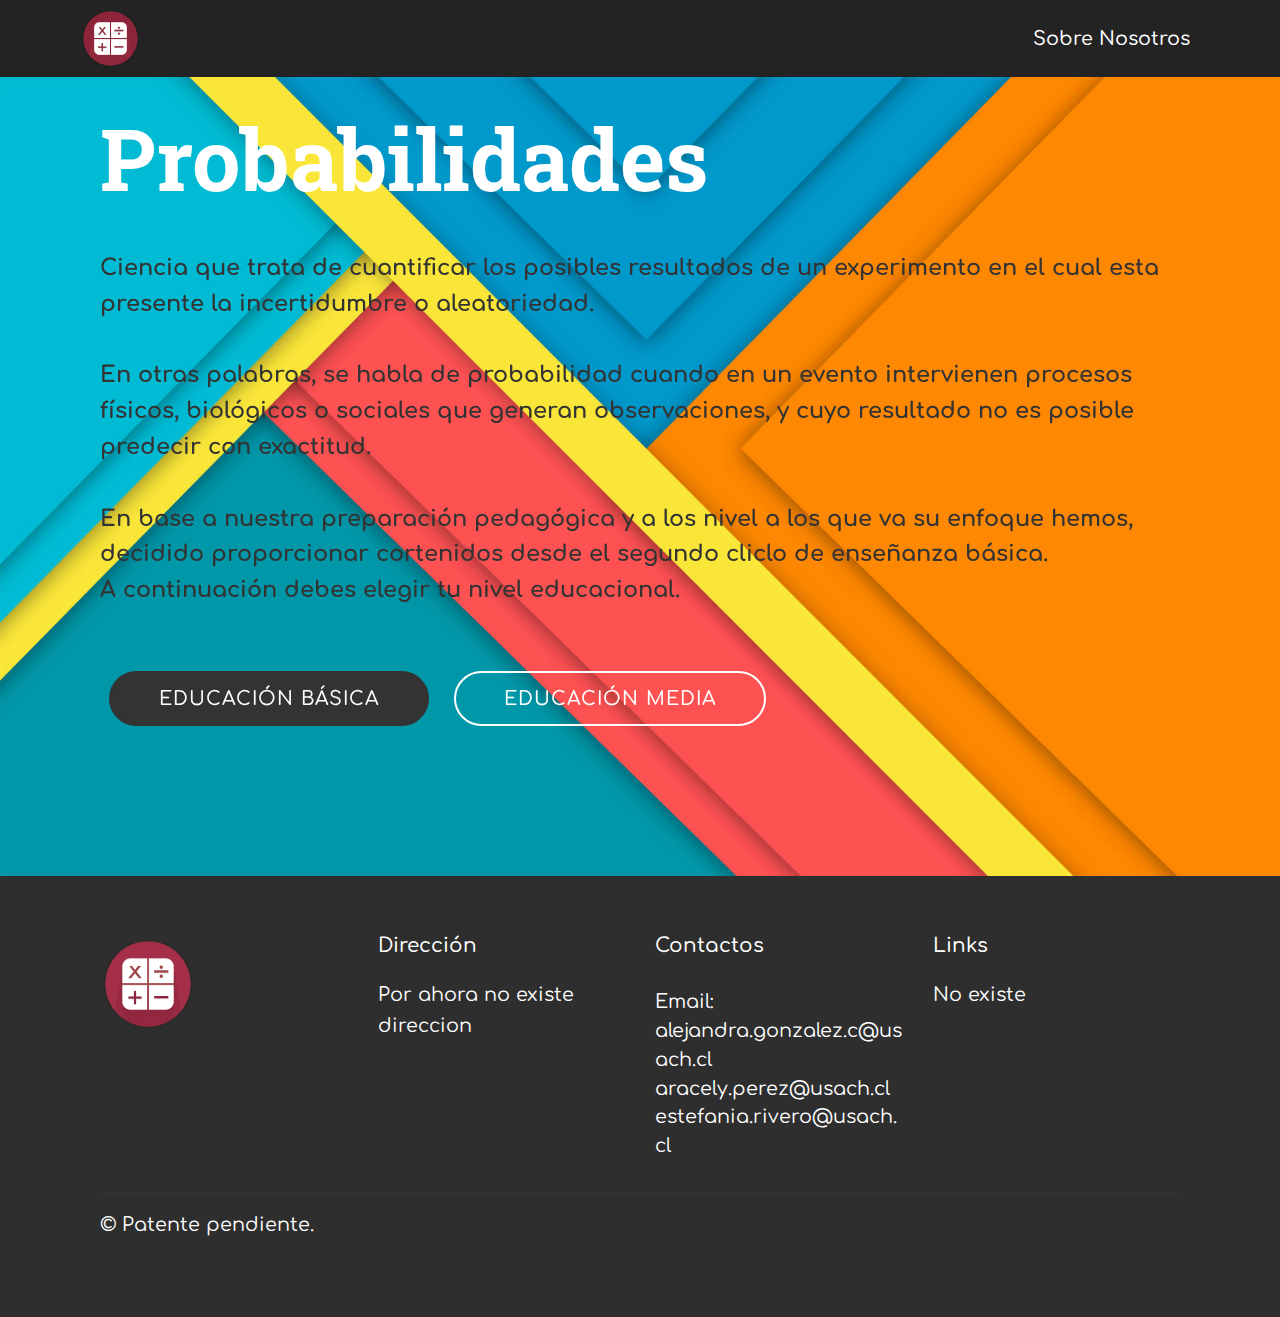
<file: index.html>
<!DOCTYPE html>
<html  >
<head>
  <!-- Site made with Mobirise Website Builder v4.10.8, https://mobirise.com -->
  <meta charset="UTF-8">
  <meta http-equiv="X-UA-Compatible" content="IE=edge">
  <meta name="generator" content="Mobirise v4.10.8, mobirise.com">
  <meta name="viewport" content="width=device-width, initial-scale=1, minimum-scale=1">
  <link rel="shortcut icon" href="assets/images/pngocean.com-1-122x122.png" type="image/x-icon">
  <meta name="description" content="">
  
  <title>Probabilidades</title>
  <link rel="stylesheet" href="assets/web/assets/mobirise-icons/mobirise-icons.css">
  <link rel="stylesheet" href="assets/tether/tether.min.css">
  <link rel="stylesheet" href="assets/bootstrap/css/bootstrap.min.css">
  <link rel="stylesheet" href="assets/bootstrap/css/bootstrap-grid.min.css">
  <link rel="stylesheet" href="assets/bootstrap/css/bootstrap-reboot.min.css">
  <link rel="stylesheet" href="assets/socicon/css/styles.css">
  <link rel="stylesheet" href="assets/dropdown/css/style.css">
  <link rel="stylesheet" href="assets/theme/css/style.css">
  <link rel="stylesheet" href="assets/mobirise/css/mbr-additional.css" type="text/css">
  
  
  
</head>
<body>
  <section class="menu cid-rMsdNzLz3Y" once="menu" id="menu2-0">

    

    <nav class="navbar navbar-expand beta-menu navbar-dropdown align-items-center navbar-toggleable-sm">
        <button class="navbar-toggler navbar-toggler-right" type="button" data-toggle="collapse" data-target="#navbarSupportedContent" aria-controls="navbarSupportedContent" aria-expanded="false" aria-label="Toggle navigation">
            <div class="hamburger">
                <span></span>
                <span></span>
                <span></span>
                <span></span>
            </div>
        </button>
        <div class="menu-logo">
            <div class="navbar-brand">
                <span class="navbar-logo">
                    <a href="index.html">
                        <img src="assets/images/pngocean.com-1-122x122.png" alt="Mobirise" title="" style="height: 3.8rem;">
                    </a>
                </span>
                
            </div>
        </div>
        <div class="collapse navbar-collapse" id="navbarSupportedContent">
            <ul class="navbar-nav nav-dropdown nav-right" data-app-modern-menu="true"><li class="nav-item">
                    <a class="nav-link link text-white display-4" href="page11.html">Sobre Nosotros</a>
                </li></ul>
            
        </div>
    </nav>
</section>

<section class="engine"><a href="https://mobirise.info/e">make your own website</a></section><section class="header11 cid-rMsef6VY7F mbr-parallax-background" id="header11-1">

    <!-- Block parameters controls (Blue "Gear" panel) -->
    
    <!-- End block parameters -->

    
    <div class="container align-left">
        <div class="media-container-column mbr-white col-md-12">
            
            <h1 class="mbr-section-title py-3 mbr-fonts-style display-1"><strong>Probabilidades</strong></h1>
            <p class="mbr-text py-3 mbr-fonts-style display-5"><strong>Ciencia que trata de cuantificar los posibles resultados de un experimento en el cual esta presente la incertidumbre o aleatoriedad.<br><br>En otras palabras, se habla de probabilidad cuando en un evento intervienen procesos físicos, biológicos o sociales que generan observaciones, y cuyo resultado no es posible predecir con exactitud.<br><br>En base a nuestra preparación pedagógica y a los nivel a los que va su enfoque hemos, decidido proporcionar cortenidos desde el segundo cliclo de enseñanza básica.<br>A continuación debes elegir tu nivel educacional.</strong><br></p>
            <div class="mbr-section-btn py-4"><a class="btn btn-md btn-info display-4" href="page1.html">EDUCACIÓN BÁSICA</a> <a class="btn btn-md btn-white-outline display-4" href="page2.html">EDUCACIÓN MEDIA</a></div>
        </div>
    </div>

    
</section>

<section class="cid-rMsmY7yksZ" id="footer1-7">

    

    

    <div class="container">
        <div class="media-container-row content text-white">
            <div class="col-12 col-md-3">
                <div class="media-wrap">
                    <a href="https://mobirise.co/">
                        <img src="assets/images/icon-192x192.png" alt="Mobirise" title="">
                    </a>
                </div>
            </div>
            <div class="col-12 col-md-3 mbr-fonts-style display-7">
                <h5 class="pb-3">Dirección</h5>
                <p class="mbr-text">Por ahora no existe direccion</p>
            </div>
            <div class="col-12 col-md-3 mbr-fonts-style display-7">
                <h5 class="pb-3">
                    Contactos</h5>
                <p class="mbr-text"></p><p>
                    Email:<br><span style="font-size: 1.2rem;">alejandra.gonzalez.c@usach.cl</span><br><span style="font-size: 1.2rem;">aracely.perez@usach.cl</span><br><span style="font-size: 1.2rem;">estefania.rivero@usach.cl</span></p><p></p>
            </div>
            <div class="col-12 col-md-3 mbr-fonts-style display-7">
                <h5 class="pb-3">Links</h5>
                <p class="mbr-text">No existe</p>
            </div>
        </div>
        <div class="footer-lower">
            <div class="media-container-row">
                <div class="col-sm-12">
                    <hr>
                </div>
            </div>
            <div class="media-container-row mbr-white">
                <div class="col-sm-6 copyright">
                    <p class="mbr-text mbr-fonts-style display-7">
                        © Patente pendiente.</p>
                </div>
                <div class="col-md-6">
                    
                </div>
            </div>
        </div>
    </div>
</section>


  <script src="assets/web/assets/jquery/jquery.min.js"></script>
  <script src="assets/popper/popper.min.js"></script>
  <script src="assets/tether/tether.min.js"></script>
  <script src="assets/bootstrap/js/bootstrap.min.js"></script>
  <script src="assets/dropdown/js/nav-dropdown.js"></script>
  <script src="assets/dropdown/js/navbar-dropdown.js"></script>
  <script src="assets/touchswipe/jquery.touch-swipe.min.js"></script>
  <script src="assets/parallax/jarallax.min.js"></script>
  <script src="assets/smoothscroll/smooth-scroll.js"></script>
  <script src="assets/theme/js/script.js"></script>
  
  
 <div id="scrollToTop" class="scrollToTop mbr-arrow-up"><a style="text-align: center;"><i class="mbr-arrow-up-icon mbr-arrow-up-icon-cm cm-icon cm-icon-smallarrow-up"></i></a></div>
  </body>
</html>
</file>
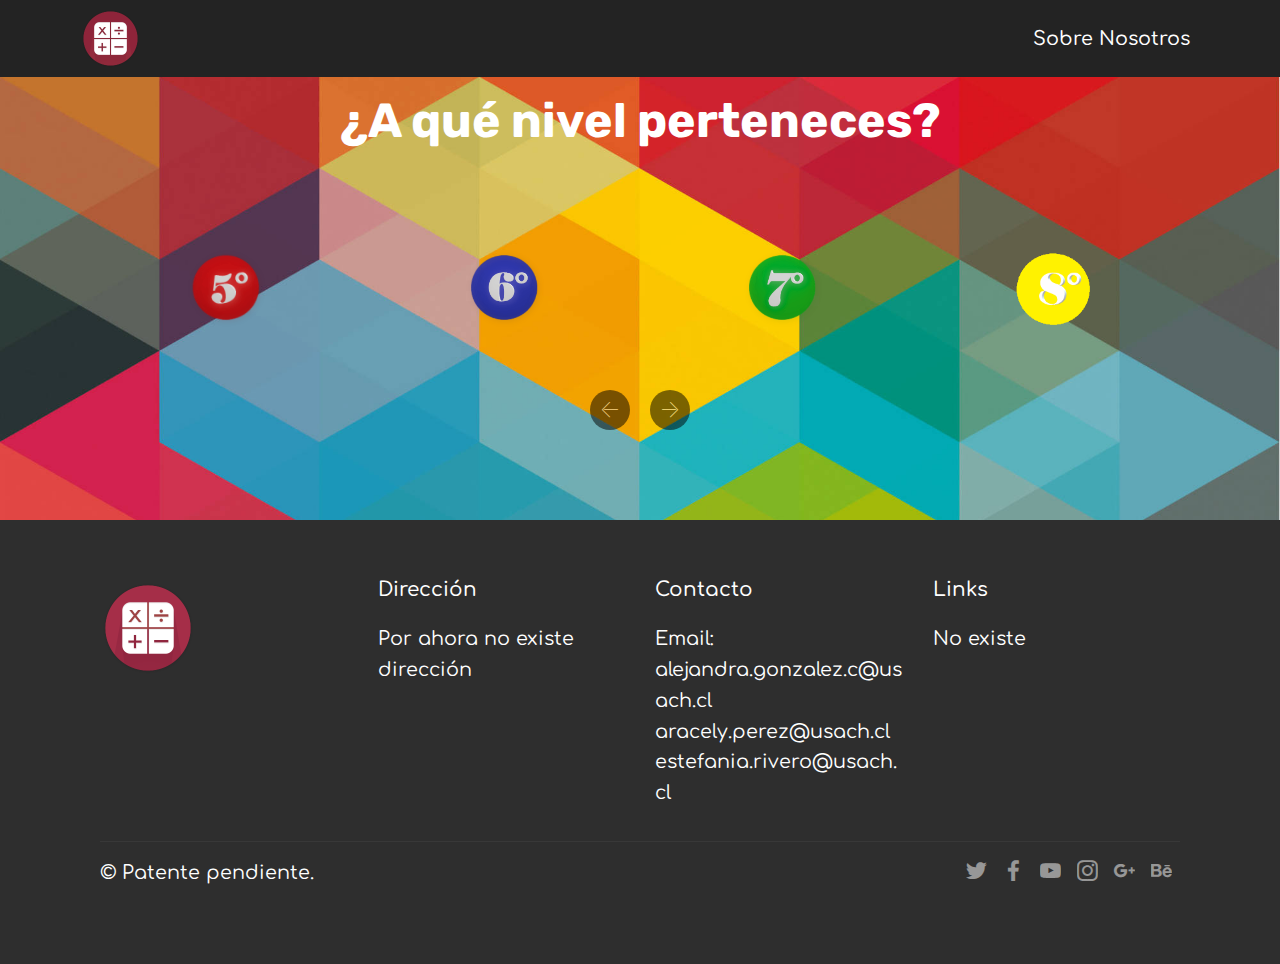
<file: page1.html>
<!DOCTYPE html>
<html  >
<head>
  <!-- Site made with Mobirise Website Builder v4.10.8, https://mobirise.com -->
  <meta charset="UTF-8">
  <meta http-equiv="X-UA-Compatible" content="IE=edge">
  <meta name="generator" content="Mobirise v4.10.8, mobirise.com">
  <meta name="viewport" content="width=device-width, initial-scale=1, minimum-scale=1">
  <link rel="shortcut icon" href="assets/images/pngocean.com-1-122x122.png" type="image/x-icon">
  <meta name="description" content="Web Page Creator Description">
  
  <title>Page 1</title>
  <link rel="stylesheet" href="assets/web/assets/mobirise-icons/mobirise-icons.css">
  <link rel="stylesheet" href="assets/tether/tether.min.css">
  <link rel="stylesheet" href="assets/bootstrap/css/bootstrap.min.css">
  <link rel="stylesheet" href="assets/bootstrap/css/bootstrap-grid.min.css">
  <link rel="stylesheet" href="assets/bootstrap/css/bootstrap-reboot.min.css">
  <link rel="stylesheet" href="assets/socicon/css/styles.css">
  <link rel="stylesheet" href="assets/dropdown/css/style.css">
  <link rel="stylesheet" href="assets/theme/css/style.css">
  <link rel="stylesheet" href="assets/mobirise/css/mbr-additional.css" type="text/css">
  
  
  
</head>
<body>
  <section class="menu cid-rMsdNzLz3Y" once="menu" id="menu2-3">

    

    <nav class="navbar navbar-expand beta-menu navbar-dropdown align-items-center navbar-toggleable-sm">
        <button class="navbar-toggler navbar-toggler-right" type="button" data-toggle="collapse" data-target="#navbarSupportedContent" aria-controls="navbarSupportedContent" aria-expanded="false" aria-label="Toggle navigation">
            <div class="hamburger">
                <span></span>
                <span></span>
                <span></span>
                <span></span>
            </div>
        </button>
        <div class="menu-logo">
            <div class="navbar-brand">
                <span class="navbar-logo">
                    <a href="index.html">
                        <img src="assets/images/pngocean.com-1-122x122.png" alt="Mobirise" title="" style="height: 3.8rem;">
                    </a>
                </span>
                
            </div>
        </div>
        <div class="collapse navbar-collapse" id="navbarSupportedContent">
            <ul class="navbar-nav nav-dropdown nav-right" data-app-modern-menu="true"><li class="nav-item">
                    <a class="nav-link link text-white display-4" href="page11.html">Sobre Nosotros</a>
                </li></ul>
            
        </div>
    </nav>
</section>

<section class="engine"><a href="https://mobirise.info/w">html5 templates</a></section><section class="clients cid-rMsplLkj7D" data-interval="false" id="clients-8">
      

    
        <div class="container mb-5">
            <div class="media-container-row">
                <div class="col-12 align-center">
                    
                    <h3 class="mbr-section-subtitle mbr-light mbr-fonts-style display-2"><strong>¿A qué nivel perteneces?</strong></h3>
                </div>
            </div>
        </div>

    <div class="container">
        <div class="carousel slide" role="listbox" data-pause="true" data-keyboard="false" data-ride="carousel" data-interval="4000">
            <div class="carousel-inner" data-visible="5">
                
                
                
                
                
            <div class="carousel-item ">
                    <div class="media-container-row">
                        <div class="col-md-12">
                            <div class="wrap-img ">
                                <a href="page3.html"><img src="assets/images/5-198x177.png" class="img-responsive clients-img" alt="" title=""></a>
                            </div>
                        </div>
                    </div>
                </div><div class="carousel-item ">
                    <div class="media-container-row">
                        <div class="col-md-12">
                            <div class="wrap-img ">
                                <a href="page4.html"><img src="assets/images/6-296x264.png" class="img-responsive clients-img" alt="" title=""></a>
                            </div>
                        </div>
                    </div>
                </div><div class="carousel-item ">
                    <div class="media-container-row">
                        <div class="col-md-12">
                            <div class="wrap-img ">
                                <a href="page5.html"><img src="assets/images/7-296x264.png" class="img-responsive clients-img" alt="" title=""></a>
                            </div>
                        </div>
                    </div>
                </div><div class="carousel-item ">
                    <div class="media-container-row">
                        <div class="col-md-12">
                            <div class="wrap-img ">
                                <a href="page6.html"><img src="assets/images/8-296x232.png" class="img-responsive clients-img" alt="" title=""></a>
                            </div>
                        </div>
                    </div>
                </div></div>
            <div class="carousel-controls">
                <a data-app-prevent-settings="" class="carousel-control carousel-control-prev" role="button" data-slide="prev">
                    <span aria-hidden="true" class="mbri-left mbr-iconfont"></span>
                    <span class="sr-only">Previous</span>
                </a>
                <a data-app-prevent-settings="" class="carousel-control carousel-control-next" role="button" data-slide="next">
                    <span aria-hidden="true" class="mbri-right mbr-iconfont"></span>
                    <span class="sr-only">Next</span>
                </a>
            </div>
        </div>
    </div>
</section>

<section class="cid-rMspJM7FHC" id="footer1-a">

    

    

    <div class="container">
        <div class="media-container-row content text-white">
            <div class="col-12 col-md-3">
                <div class="media-wrap">
                    <a href="index.html">
                        <img src="assets/images/icon-192x192.png" alt="Mobirise" title="">
                    </a>
                </div>
            </div>
            <div class="col-12 col-md-3 mbr-fonts-style display-7">
                <h5 class="pb-3">Dirección</h5>
                <p class="mbr-text">Por ahora no existe dirección</p>
            </div>
            <div class="col-12 col-md-3 mbr-fonts-style display-7">
                <h5 class="pb-3">
                    Contacto</h5>
                <p class="mbr-text">
                    Email: alejandra.gonzalez.c@usach.cl
<br>aracely.perez@usach.cl<br>estefania.rivero@usach.cl</p>
            </div>
            <div class="col-12 col-md-3 mbr-fonts-style display-7">
                <h5 class="pb-3">
                    Links
                </h5>
                <p class="mbr-text">No existe</p>
            </div>
        </div>
        <div class="footer-lower">
            <div class="media-container-row">
                <div class="col-sm-12">
                    <hr>
                </div>
            </div>
            <div class="media-container-row mbr-white">
                <div class="col-sm-6 copyright">
                    <p class="mbr-text mbr-fonts-style display-7">
                        © Patente pendiente.</p>
                </div>
                <div class="col-md-6">
                    <div class="social-list align-right">
                        <div class="soc-item">
                            <a href="https://twitter.com/mobirise" target="_blank">
                                <span class="socicon-twitter socicon mbr-iconfont mbr-iconfont-social"></span>
                            </a>
                        </div>
                        <div class="soc-item">
                            <a href="https://www.facebook.com/pages/Mobirise/1616226671953247" target="_blank">
                                <span class="socicon-facebook socicon mbr-iconfont mbr-iconfont-social"></span>
                            </a>
                        </div>
                        <div class="soc-item">
                            <a href="https://www.youtube.com/c/mobirise" target="_blank">
                                <span class="socicon-youtube socicon mbr-iconfont mbr-iconfont-social"></span>
                            </a>
                        </div>
                        <div class="soc-item">
                            <a href="https://instagram.com/mobirise" target="_blank">
                                <span class="socicon-instagram socicon mbr-iconfont mbr-iconfont-social"></span>
                            </a>
                        </div>
                        <div class="soc-item">
                            <a href="https://plus.google.com/u/0/+Mobirise" target="_blank">
                                <span class="socicon-googleplus socicon mbr-iconfont mbr-iconfont-social"></span>
                            </a>
                        </div>
                        <div class="soc-item">
                            <a href="https://www.behance.net/Mobirise" target="_blank">
                                <span class="socicon-behance socicon mbr-iconfont mbr-iconfont-social"></span>
                            </a>
                        </div>
                    </div>
                </div>
            </div>
        </div>
    </div>
</section>


  <script src="assets/web/assets/jquery/jquery.min.js"></script>
  <script src="assets/popper/popper.min.js"></script>
  <script src="assets/tether/tether.min.js"></script>
  <script src="assets/bootstrap/js/bootstrap.min.js"></script>
  <script src="assets/smoothscroll/smooth-scroll.js"></script>
  <script src="assets/touchswipe/jquery.touch-swipe.min.js"></script>
  <script src="assets/bootstrapcarouselswipe/bootstrap-carousel-swipe.js"></script>
  <script src="assets/mbr-clients-slider/mbr-clients-slider.js"></script>
  <script src="assets/dropdown/js/nav-dropdown.js"></script>
  <script src="assets/dropdown/js/navbar-dropdown.js"></script>
  <script src="assets/theme/js/script.js"></script>
  
  
 <div id="scrollToTop" class="scrollToTop mbr-arrow-up"><a style="text-align: center;"><i class="mbr-arrow-up-icon mbr-arrow-up-icon-cm cm-icon cm-icon-smallarrow-up"></i></a></div>
  </body>
</html>
</file>
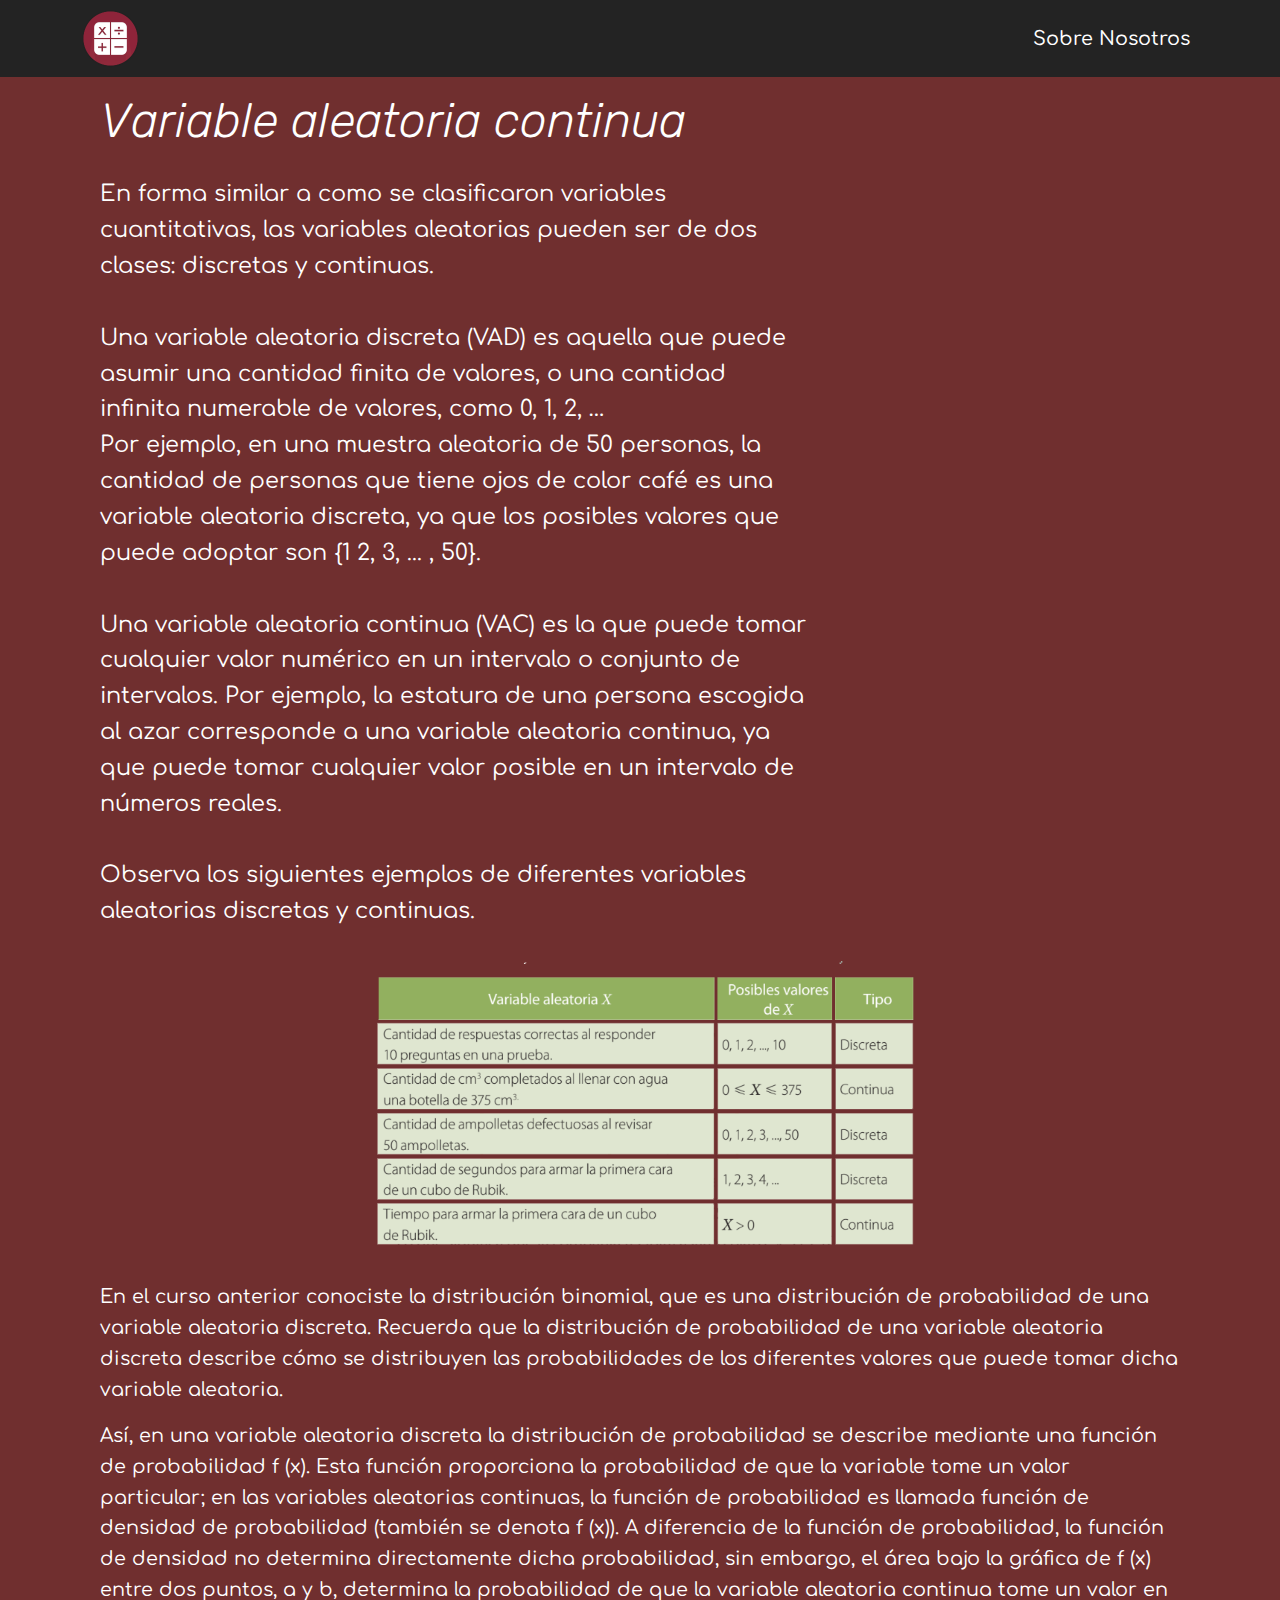
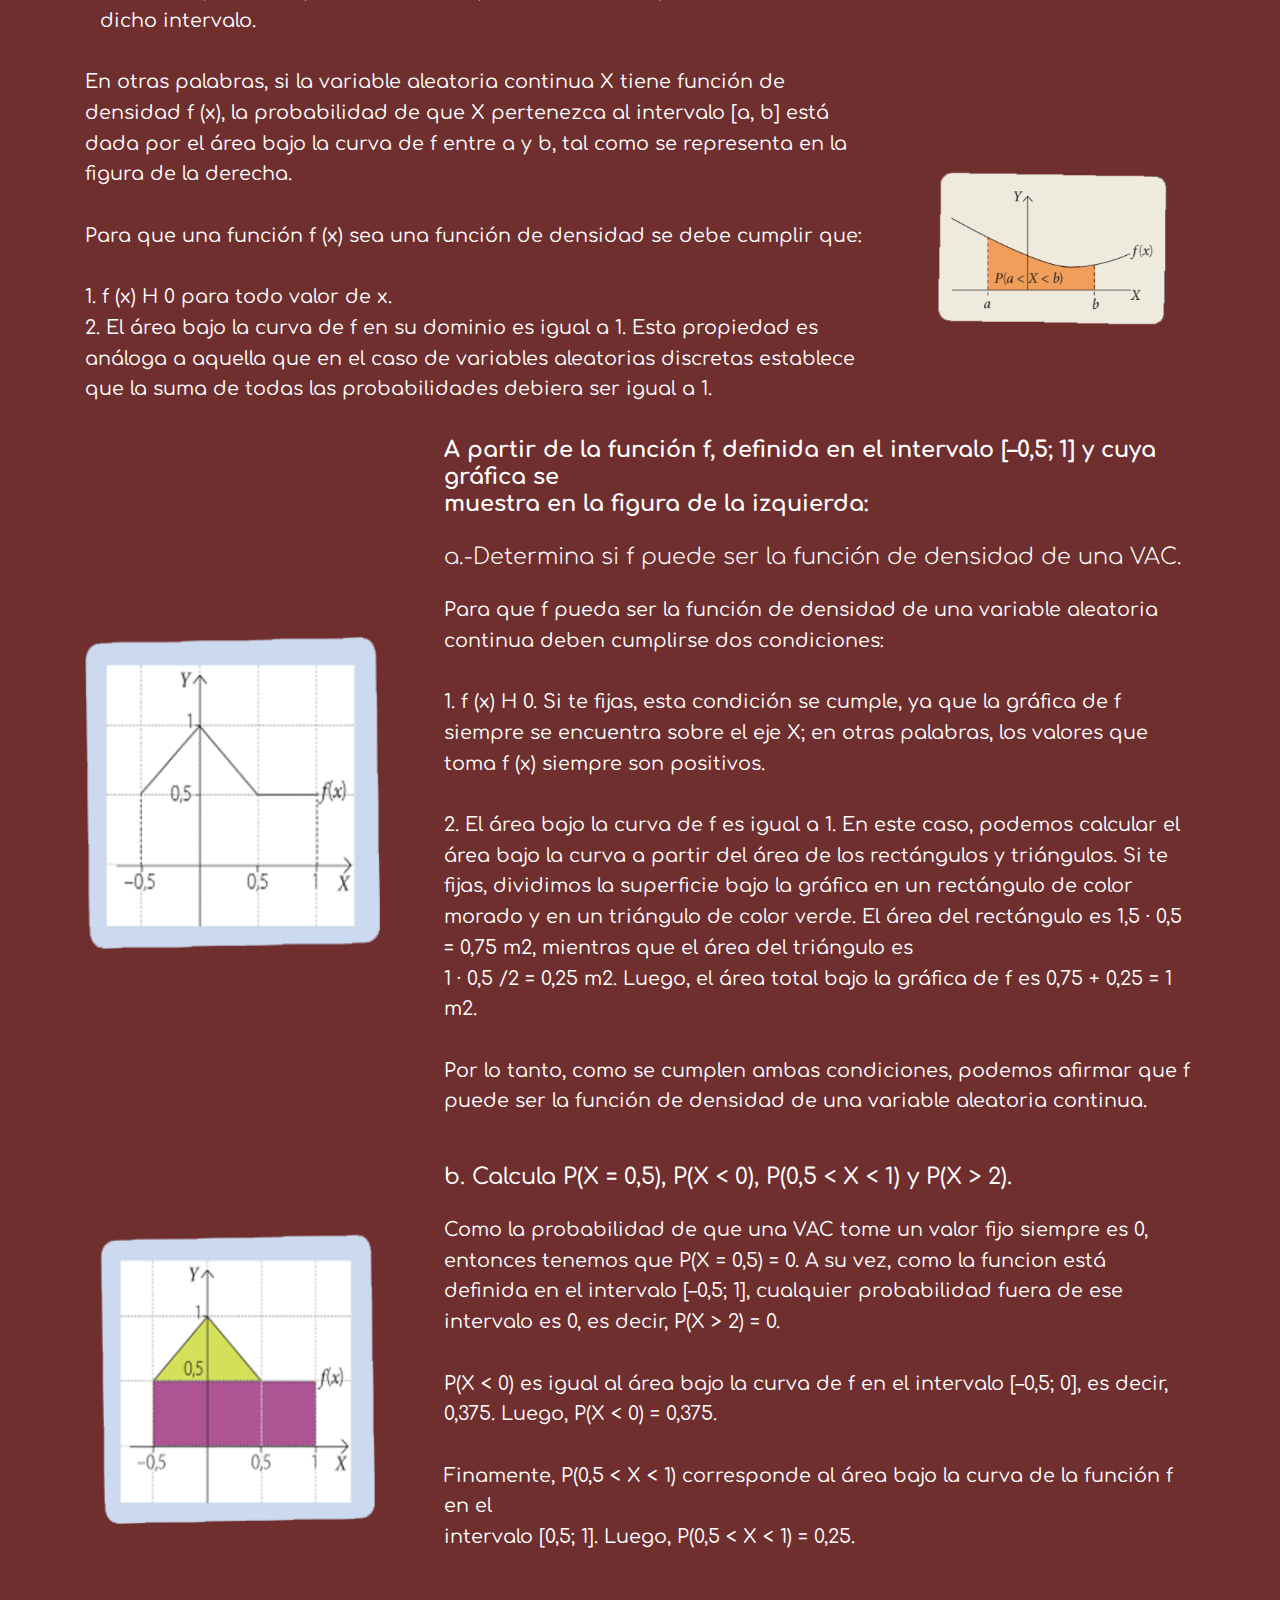
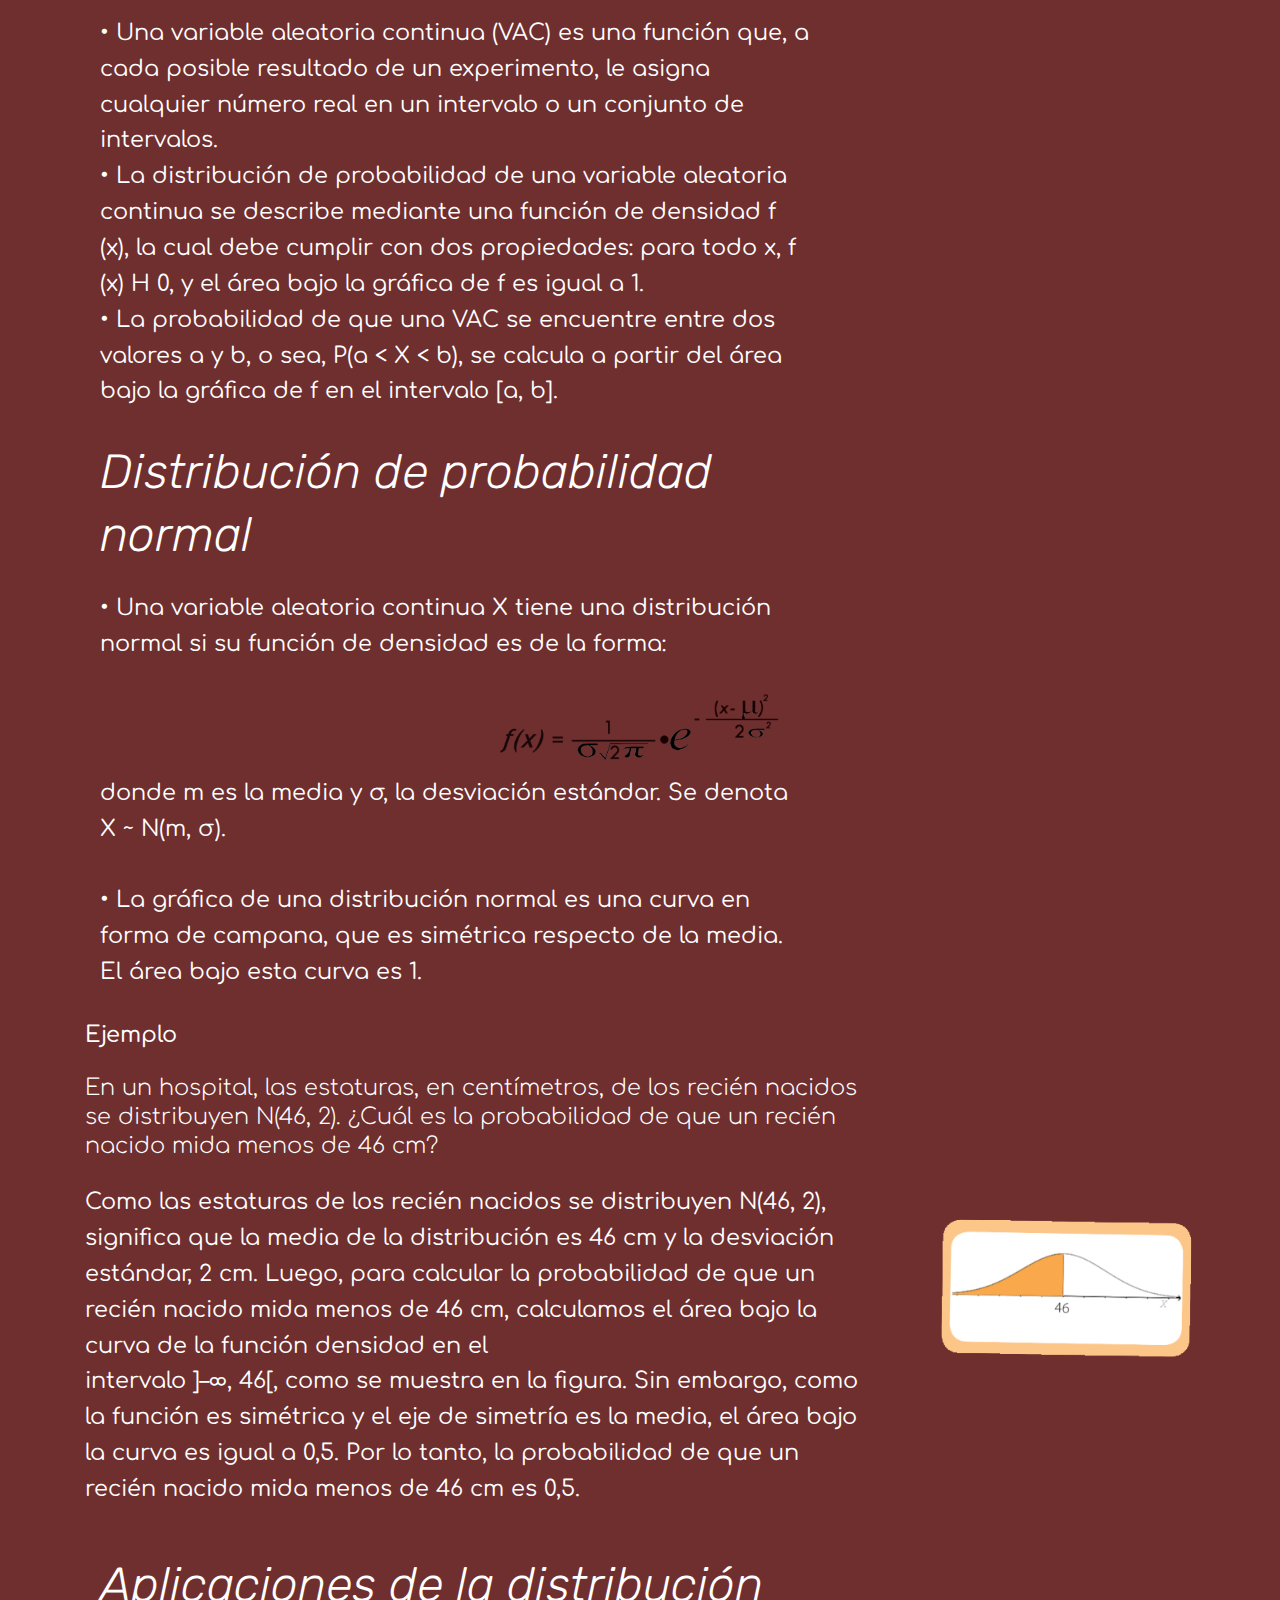
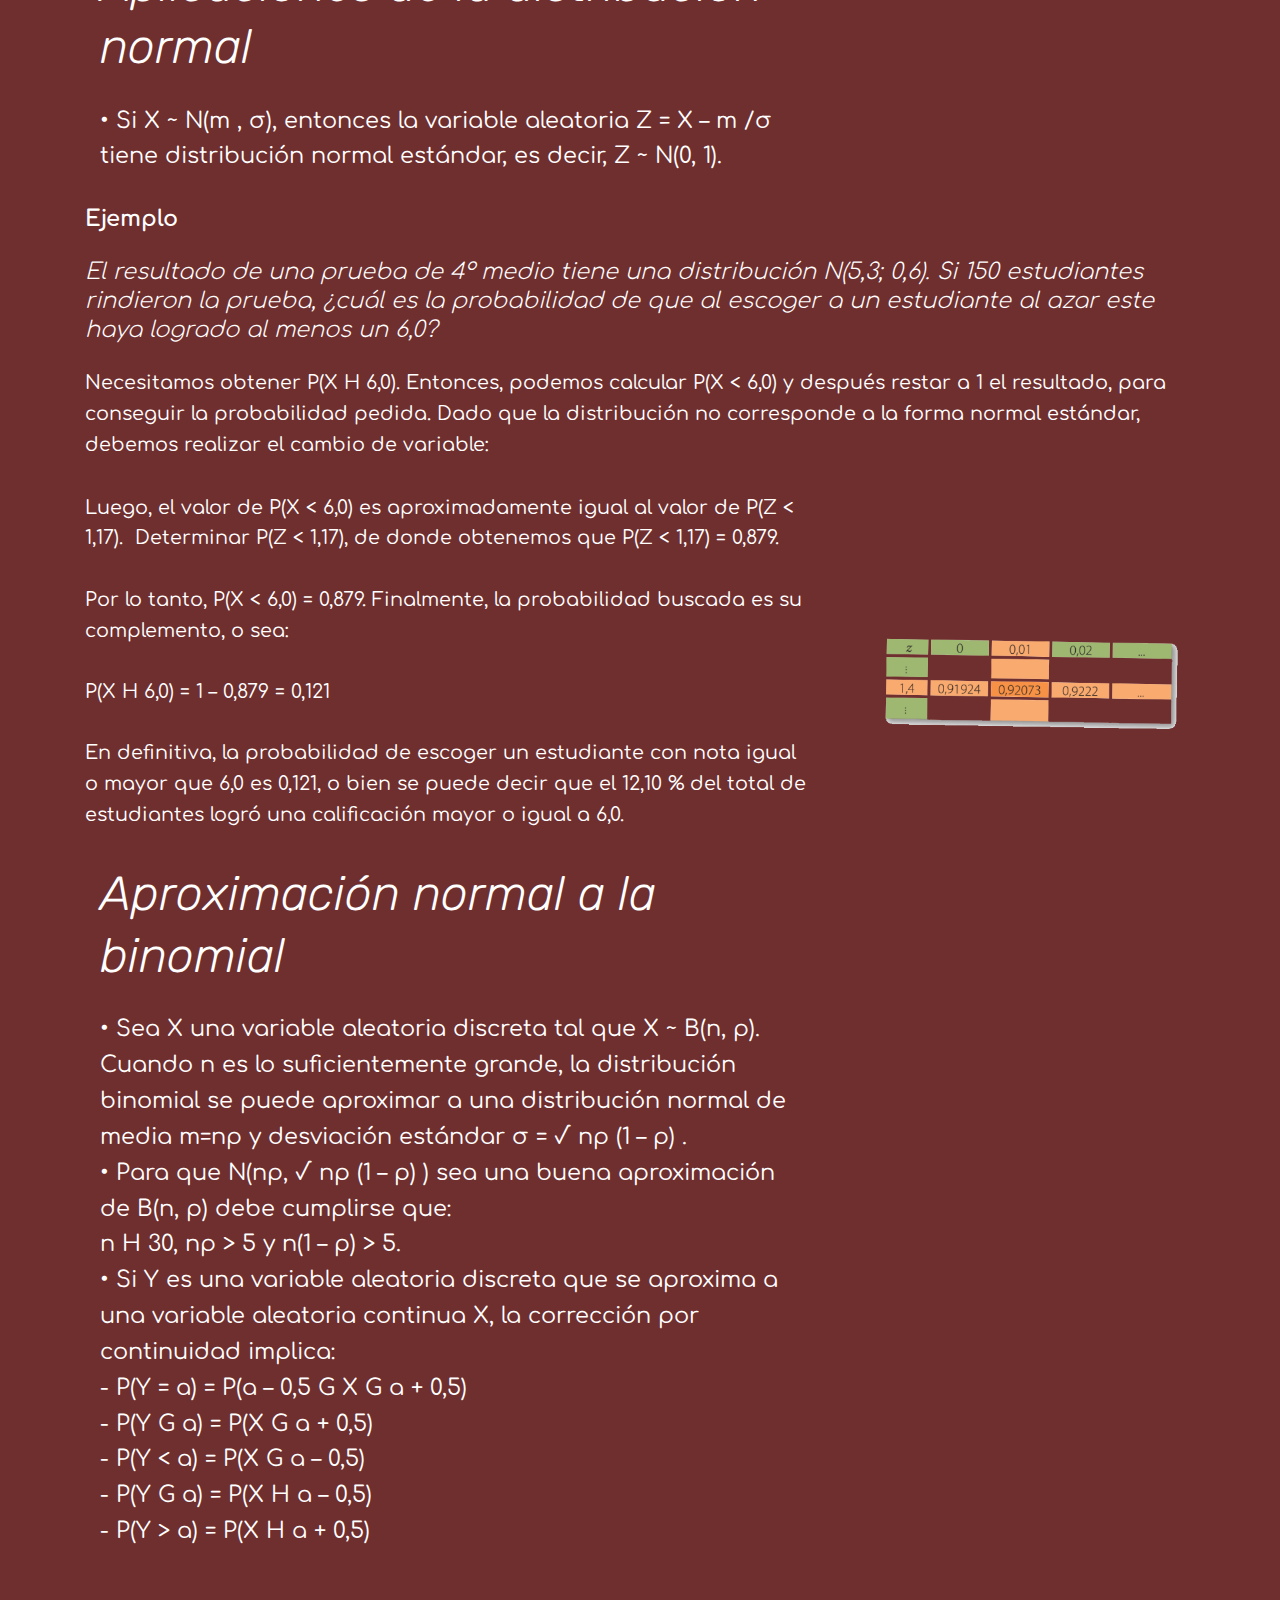
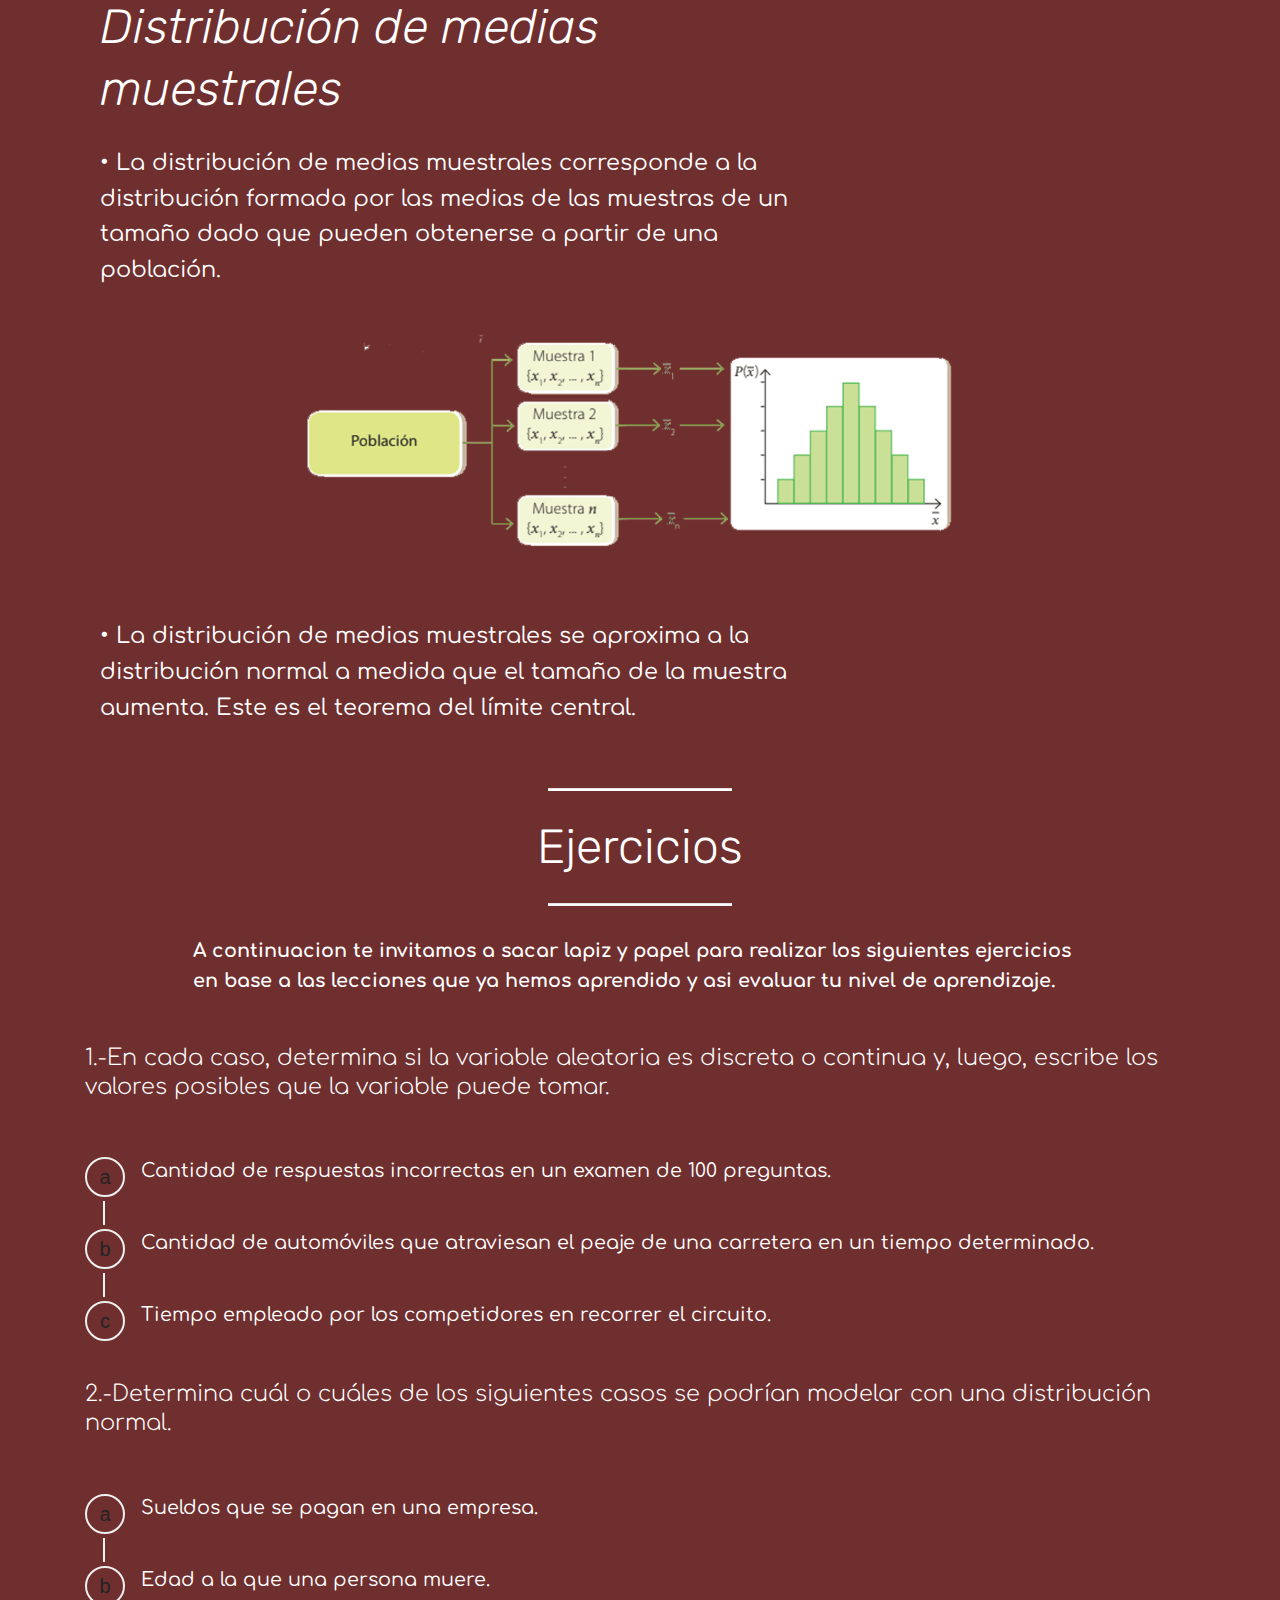
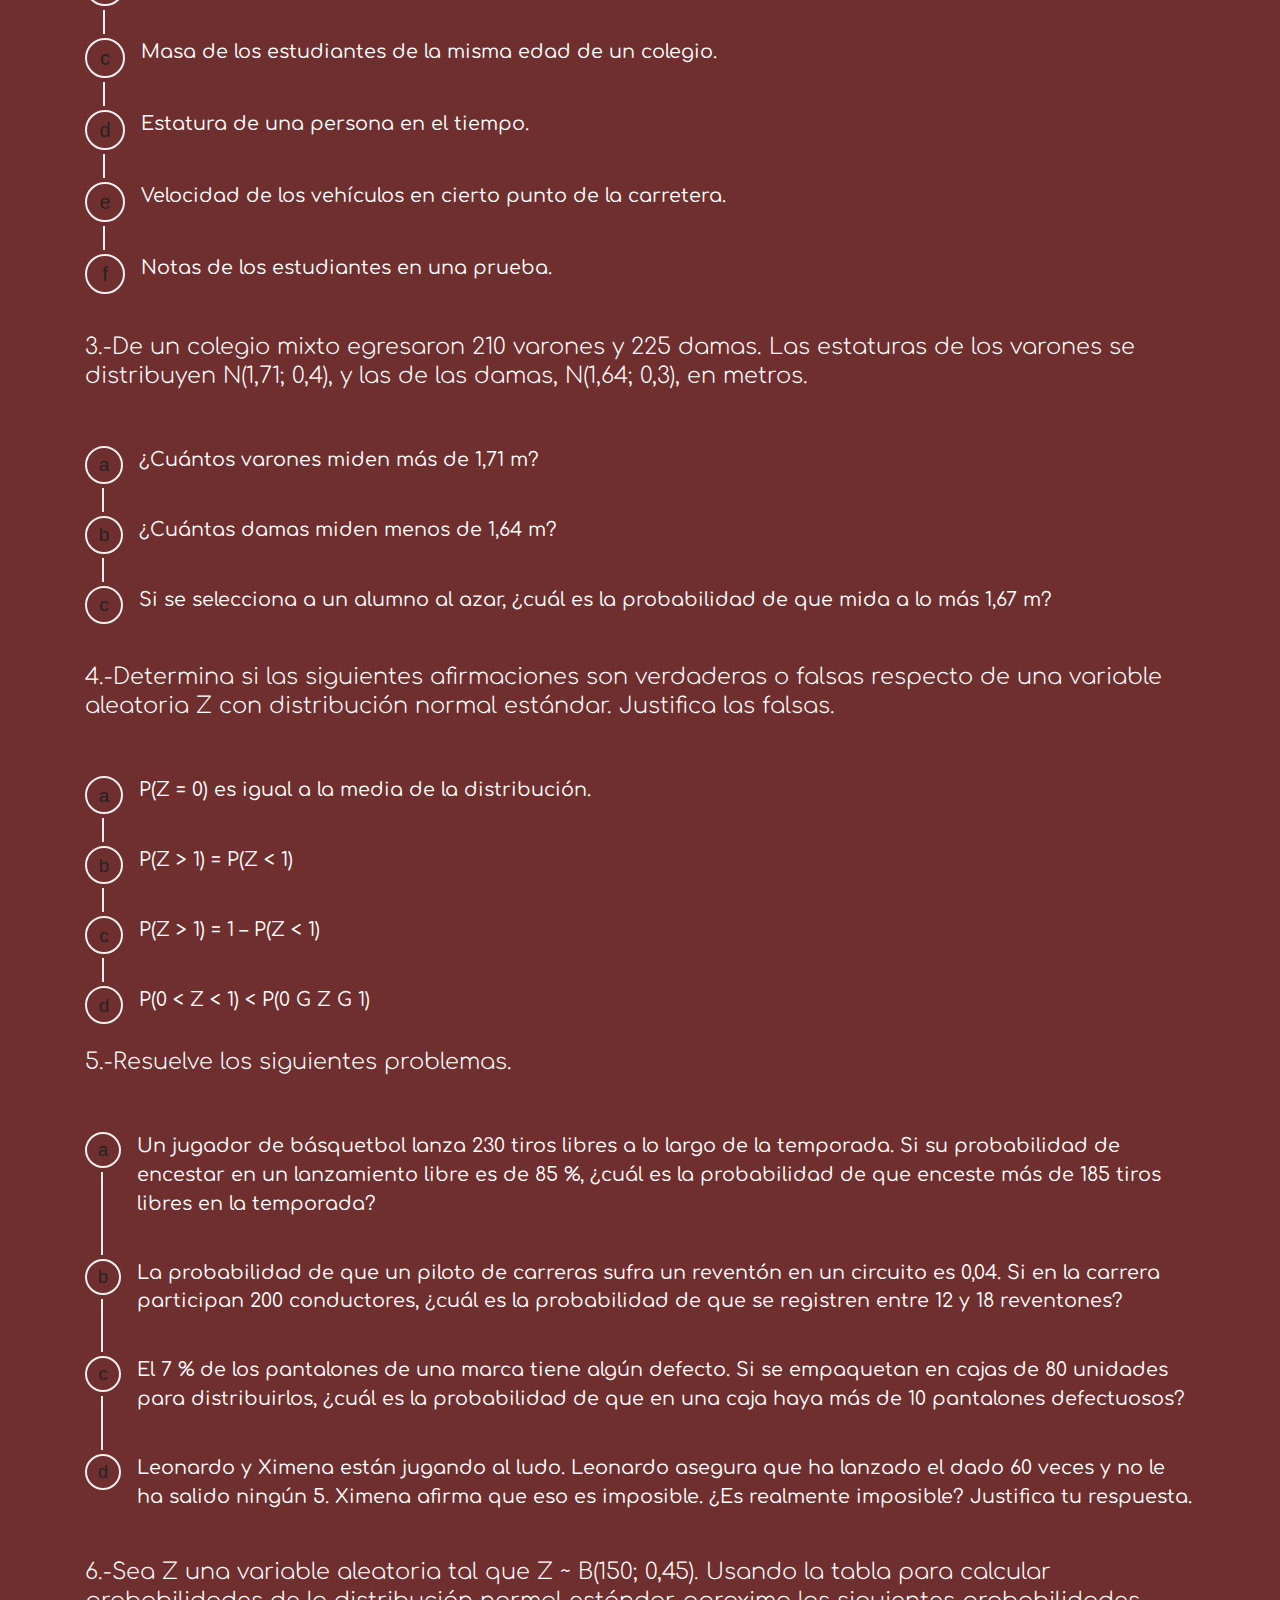
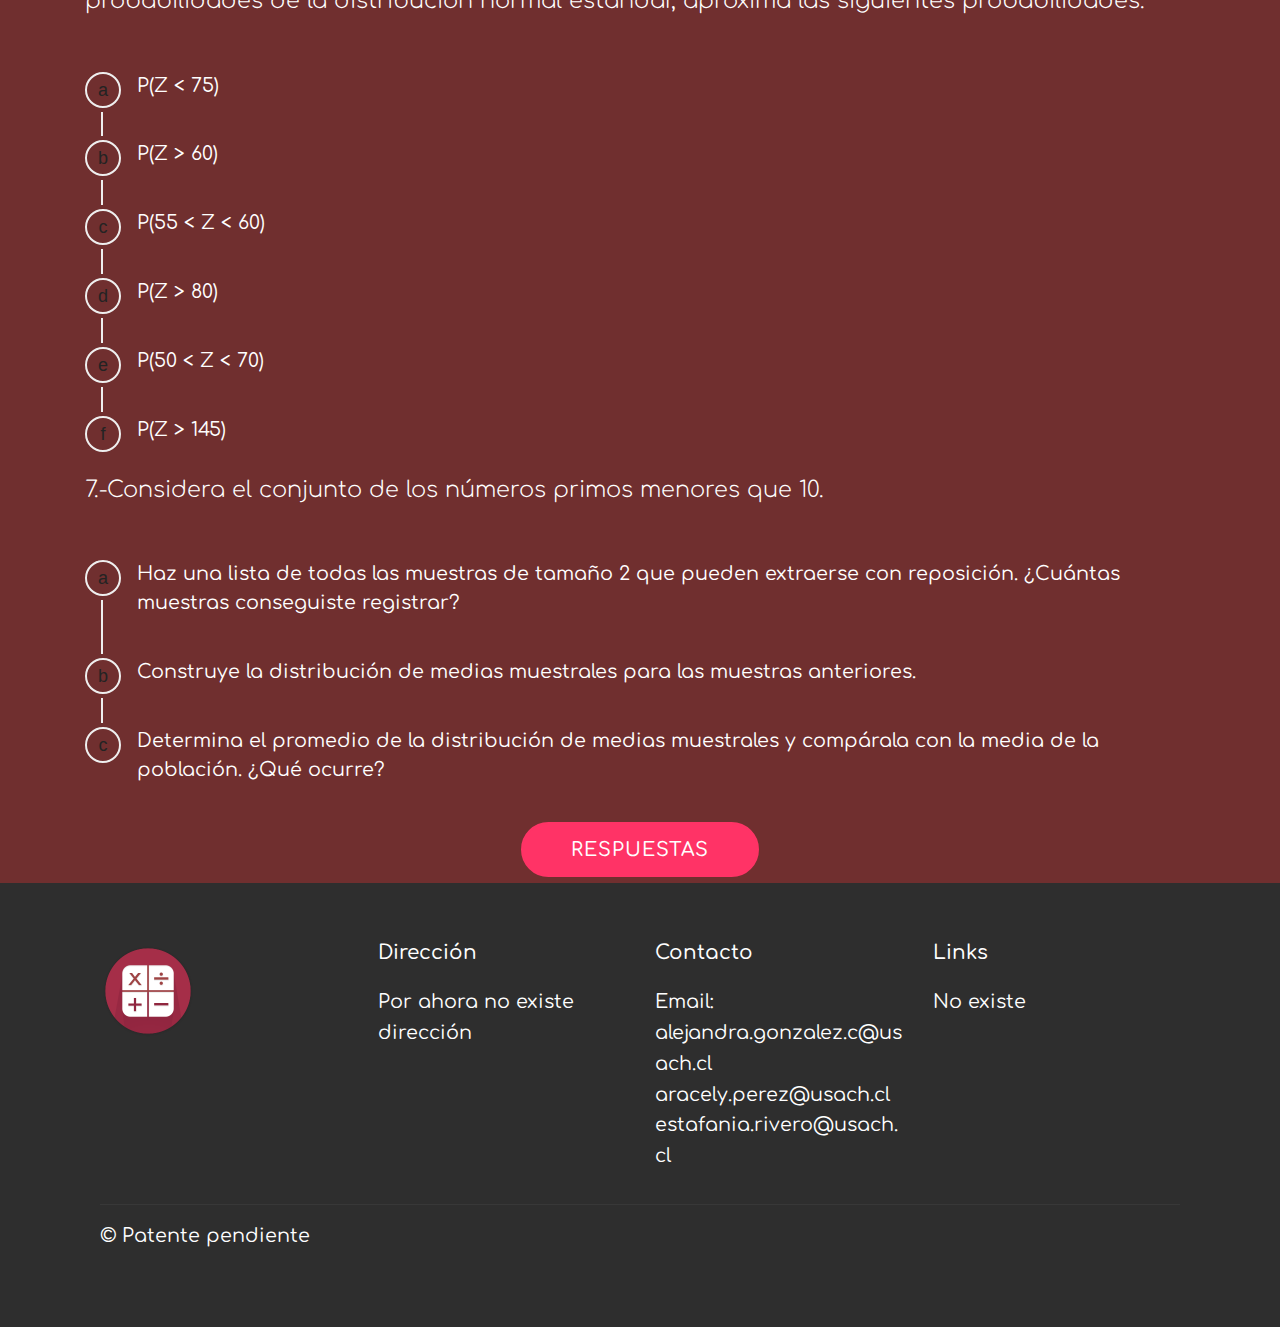
<file: page10.html>
<!DOCTYPE html>
<html  >
<head>
  <!-- Site made with Mobirise Website Builder v4.10.8, https://mobirise.com -->
  <meta charset="UTF-8">
  <meta http-equiv="X-UA-Compatible" content="IE=edge">
  <meta name="generator" content="Mobirise v4.10.8, mobirise.com">
  <meta name="viewport" content="width=device-width, initial-scale=1, minimum-scale=1">
  <link rel="shortcut icon" href="assets/images/pngocean.com-1-122x122.png" type="image/x-icon">
  <meta name="description" content="Website Builder Description">
  
  <title>4°</title>
  <link rel="stylesheet" href="assets/web/assets/mobirise-icons/mobirise-icons.css">
  <link rel="stylesheet" href="assets/tether/tether.min.css">
  <link rel="stylesheet" href="assets/bootstrap/css/bootstrap.min.css">
  <link rel="stylesheet" href="assets/bootstrap/css/bootstrap-grid.min.css">
  <link rel="stylesheet" href="assets/bootstrap/css/bootstrap-reboot.min.css">
  <link rel="stylesheet" href="assets/dropdown/css/style.css">
  <link rel="stylesheet" href="assets/socicon/css/styles.css">
  <link rel="stylesheet" href="assets/theme/css/style.css">
  <link rel="stylesheet" href="assets/mobirise/css/mbr-additional.css" type="text/css">
  
  
  
</head>
<body>
  <section class="menu cid-rMsdNzLz3Y" once="menu" id="menu2-k">

    

    <nav class="navbar navbar-expand beta-menu navbar-dropdown align-items-center navbar-toggleable-sm">
        <button class="navbar-toggler navbar-toggler-right" type="button" data-toggle="collapse" data-target="#navbarSupportedContent" aria-controls="navbarSupportedContent" aria-expanded="false" aria-label="Toggle navigation">
            <div class="hamburger">
                <span></span>
                <span></span>
                <span></span>
                <span></span>
            </div>
        </button>
        <div class="menu-logo">
            <div class="navbar-brand">
                <span class="navbar-logo">
                    <a href="index.html">
                        <img src="assets/images/pngocean.com-1-122x122.png" alt="Mobirise" title="" style="height: 3.8rem;">
                    </a>
                </span>
                
            </div>
        </div>
        <div class="collapse navbar-collapse" id="navbarSupportedContent">
            <ul class="navbar-nav nav-dropdown nav-right" data-app-modern-menu="true"><li class="nav-item">
                    <a class="nav-link link text-white display-4" href="page11.html">Sobre Nosotros</a>
                </li></ul>
            
        </div>
    </nav>
</section>

<section class="engine"><a href="https://mobirise.info/i">free site creation software</a></section><section class="header9 cid-rNj31MSEJ8" id="header9-9f">

    

    

    <div class="container">
        <div class="media-container-column mbr-white col-lg-8 col-md-10">
            
            <h3 class="mbr-section-subtitle align-left mbr-light pb-3 mbr-fonts-style display-2">Variable aleatoria continua</h3>
            <p class="mbr-text align-left pb-3 mbr-fonts-style display-5">En forma similar a como se clasificaron variables cuantitativas, las variables aleatorias pueden ser de dos clases: discretas y continuas.
<br><br>Una variable aleatoria discreta (VAD) es aquella que puede asumir una cantidad
finita de valores, o una cantidad infinita numerable de valores, como 0, 1, 2, …
<br>Por ejemplo, en una muestra aleatoria de 50 personas, la cantidad de personas
que tiene ojos de color café es una variable aleatoria discreta, ya que los posibles
valores que puede adoptar son {1 2, 3, ... , 50}.
<br><br>Una variable aleatoria continua (VAC) es la que puede tomar cualquier valor
numérico en un intervalo o conjunto de intervalos. Por ejemplo, la estatura de
una persona escogida al azar corresponde a una variable aleatoria continua, ya
que puede tomar cualquier valor posible en un intervalo de números reales.<br><br>Observa los siguientes ejemplos de diferentes variables aleatorias discretas y continuas.<br></p>
            
        </div>
    </div>

    
</section>

<section class="cid-rNj3Vn92u5" id="image1-9g">

    

    <figure class="mbr-figure container">
        <div class="image-block" style="width: 51%;">
            <img src="assets/images/cuarto-1-760x391.png" width="1400" alt="Mobirise" title="">
            
        </div>
    </figure>
</section>

<section class="mbr-section article content1 cid-rNj4mqq3Zd" id="content1-9h">
    
     

    <div class="container">
        <div class="media-container-row">
            <div class="mbr-text col-12 mbr-fonts-style display-7 col-md-12"><p>En el curso anterior conociste la distribución binomial, que es una distribución de probabilidad de una variable aleatoria discreta. Recuerda que la distribución de probabilidad de una variable aleatoria discreta describe cómo se distribuyen las probabilidades de los diferentes valores que puede tomar dicha variable aleatoria. 
</p><p>Así, en una variable aleatoria discreta la distribución de probabilidad se describe mediante  una función de probabilidad f (x). Esta función proporciona la probabilidad de que la variable tome un valor particular; en las variables aleatorias continuas, la función de probabilidad es llamada función de densidad de probabilidad (también se denota f (x)). A diferencia de la función de probabilidad, la función de densidad no determina directamente dicha probabilidad, sin embargo, el área bajo la gráfica de f (x) entre dos puntos, a y b, determina la probabilidad de que la variable aleatoria continua tome un valor en dicho intervalo.</p><p></p></div>
        </div>
    </div>
</section>

<section class="header3 cid-rNj4GeQHBz" id="header3-9i">

    

    

    <div class="container">
        <div class="media-container-row">
            <div class="mbr-figure" style="width: 40%;">
                <img src="assets/images/cuarto-2-363x273.png" alt="Mobirise" title="">
            </div>

            <div class="media-content">
                
                
                <div class="mbr-section-text mbr-white pb-3 ">
                    <p class="mbr-text mbr-fonts-style display-7">En otras palabras, si la variable aleatoria continua X tiene función de densidad
f (x), la probabilidad de que X pertenezca al intervalo [a, b] está dada por el área
bajo la curva de f entre a y b, tal como se representa en la figura de la derecha.
<br><br>Para que una función f (x) sea una función de densidad se debe cumplir que:
<br><br>1. f (x) H 0 para todo valor de x.
<br>2. El área bajo la curva de f en su dominio es igual a 1. Esta propiedad es análoga
a aquella que en el caso de variables aleatorias discretas establece que la
suma de todas las probabilidades debiera ser igual a 1.</p>
                </div>
                
            </div>
        </div>
    </div>

</section>

<section class="header3 cid-rNj5zHphNn" id="header3-9j">

    

    

    <div class="container">
        <div class="media-container-row">
            <div class="mbr-figure" style="width: 45%;">
                <img src="assets/images/cuarto-6-264x279.png" alt="Mobirise" title="">
            </div>

            <div class="media-content">
                <h1 class="mbr-section-title mbr-white pb-3 mbr-fonts-style display-5"><strong>A partir de la función f, definida en el intervalo [–0,5; 1] y cuya gráfica se
</strong><div><strong>muestra en la figura de la izquierda:</strong></div></h1>
                <h3 class="mbr-section-subtitle align-left mbr-white mbr-light pb-3 mbr-fonts-style display-5">a.-Determina si f puede ser la función de densidad de una VAC.</h3>
                <div class="mbr-section-text mbr-white pb-3 ">
                    <p class="mbr-text mbr-fonts-style display-7">Para que f pueda ser la función de densidad de una variable aleatoria
continua deben cumplirse dos condiciones:
<br><br>1. f (x) H 0. Si te fijas, esta condición se cumple, ya que la gráfica de f
siempre se encuentra sobre el eje X; en otras palabras, los valores que
toma f (x) siempre son positivos.
<br><br>2. El área bajo la curva de f es igual a 1. En este caso, podemos calcular el
área bajo la curva a partir del área de los rectángulos y triángulos. Si te fijas,
dividimos la superficie bajo la gráfica en un rectángulo de color morado y
en un triángulo de color verde. El área del rectángulo es 1,5 · 0,5 = 0,75 m2,
mientras que el área del triángulo es <br>1 · 0,5 /2
= 0,25 m2. Luego, el área total
bajo la gráfica de f es 0,75 + 0,25 = 1 m2.<br><br>Por lo tanto, como se cumplen ambas condiciones, podemos afirmar que f
puede ser la función de densidad de una variable aleatoria continua.<br></p>
                </div>
                
            </div>
        </div>
    </div>

</section>

<section class="header3 cid-rNj6DvIopo" id="header3-9k">

    

    

    <div class="container">
        <div class="media-container-row">
            <div class="mbr-figure" style="width: 45%;">
                <img src="assets/images/cuarto-7-284x292.png" alt="Mobirise" title="">
            </div>

            <div class="media-content">
                <h1 class="mbr-section-title mbr-white pb-3 mbr-fonts-style display-5">b. Calcula P(X = 0,5), P(X &lt; 0), P(0,5 &lt; X &lt; 1) y P(X &gt; 2).
</h1>
                
                <div class="mbr-section-text mbr-white pb-3 ">
                    <p class="mbr-text mbr-fonts-style display-7">Como la probabilidad de que una VAC tome un valor fijo siempre es 0,
entonces tenemos que P(X = 0,5) = 0. A su vez, como la funcion está definida
en el intervalo [–0,5; 1], cualquier probabilidad fuera de ese intervalo es 0, es
decir, P(X &gt; 2) = 0.
<br><br>P(X &lt; 0) es igual al área bajo la curva de f en el intervalo [–0,5; 0], es decir,
<br>0,375. Luego, P(X &lt; 0) = 0,375.
<br><br>Finamente, P(0,5 &lt; X &lt; 1) corresponde al área bajo la curva de la función f en el
<br>intervalo [0,5; 1]. Luego, P(0,5 &lt; X &lt; 1) = 0,25.</p>
                </div>
                
            </div>
        </div>
    </div>

</section>

<section class="header9 cid-rNj7mnPTyn" id="header9-9l">

    

    

    <div class="container">
        <div class="media-container-column mbr-white col-lg-8 col-md-10">
            
            
            <p class="mbr-text align-left pb-3 mbr-fonts-style display-5">• Una variable aleatoria continua (VAC) es una función que, a cada posible resultado de un experimento, le asigna cualquier número real en un intervalo o un conjunto de intervalos.
<br>• La distribución de probabilidad de una variable aleatoria continua se describe mediante una
función de densidad f (x), la cual debe cumplir con dos propiedades: para todo x, f (x) H 0, y el área
bajo la gráfica de f es igual a 1.
<br>• La probabilidad de que una VAC se encuentre entre dos valores a y b, o sea, P(a &lt; X &lt; b), se calcula a
partir del área bajo la gráfica de f en el intervalo [a, b].</p>
            
        </div>
    </div>

    
</section>

<section class="header9 cid-rNj7DCDigL" id="header9-9m">

    

    

    <div class="container">
        <div class="media-container-column mbr-white col-lg-8 col-md-10">
            
            <h3 class="mbr-section-subtitle align-left mbr-light pb-3 mbr-fonts-style display-2">Distribución de probabilidad normal</h3>
            <p class="mbr-text align-left pb-3 mbr-fonts-style display-5">• Una variable aleatoria continua X tiene una distribución normal si su función de densidad es de
la forma:</p>
            
        </div>
    </div>

    
</section>

<section class="cid-rNj83KZZjM" id="image1-9n">

    

    <figure class="mbr-figure container">
        <div class="image-block" style="width: 28%;">
            <img src="assets/images/cuarto-4-444x116.png" width="1400" alt="Mobirise" title="">
            
        </div>
    </figure>
</section>

<section class="header9 cid-rNj8b8Iymc" id="header9-9o">

    

    

    <div class="container">
        <div class="media-container-column mbr-white col-lg-8 col-md-10">
            
            
            <p class="mbr-text align-left pb-3 mbr-fonts-style display-5">donde m es la media y σ, la desviación estándar. Se denota X ~ N(m, σ).
<br><br>• La gráfica de una distribución normal es una curva en forma de campana, que es simétrica respecto
de la media. El área bajo esta curva es 1.</p>
            
        </div>
    </div>

    
</section>

<section class="header3 cid-rNj8T0SB98" id="header3-9q">

    

    

    <div class="container">
        <div class="media-container-row">
            <div class="mbr-figure" style="width: 40%;">
                <img src="assets/images/cuarto-3-330x191.png" alt="Mobirise" title="">
            </div>

            <div class="media-content">
                <h1 class="mbr-section-title mbr-white pb-3 mbr-fonts-style display-5">Ejemplo</h1>
                <h3 class="mbr-section-subtitle align-left mbr-white mbr-light pb-3 mbr-fonts-style display-5">En un hospital, las estaturas, en centímetros, de los recién nacidos se distribuyen
 N(46, 2). ¿Cuál es la probabilidad de que un recién nacido mida menos de 46 cm?</h3>
                <div class="mbr-section-text mbr-white pb-3 ">
                    <p class="mbr-text mbr-fonts-style display-5">Como las estaturas de los recién nacidos se distribuyen N(46, 2), significa que la
media de la distribución es 46 cm y la desviación estándar, 2 cm. Luego,
para calcular la probabilidad de que un recién nacido mida menos de
46 cm, calculamos el área bajo la curva de la función densidad en el
<br>intervalo ]–∞, 46[, como se muestra en la figura. Sin embargo, como la
función es simétrica y el eje de simetría es la media, el área bajo la curva
es igual a 0,5. Por lo tanto, la probabilidad de que un recién nacido mida
menos de 46 cm es 0,5.</p>
                </div>
                
            </div>
        </div>
    </div>

</section>

<section class="header9 cid-rNjaruz4sA" id="header9-9r">

    

    

    <div class="container">
        <div class="media-container-column mbr-white col-lg-8 col-md-10">
            
            <h3 class="mbr-section-subtitle align-left mbr-light pb-3 mbr-fonts-style display-2">Aplicaciones de la distribución normal</h3>
            <p class="mbr-text align-left pb-3 mbr-fonts-style display-5">• Si X ~ N(m , σ), entonces la variable aleatoria Z = X – m /σ tiene distribución normal estándar,
es decir, Z ~ N(0, 1).</p>
            
        </div>
    </div>

    
</section>

<section class="header9 cid-rNjbbOvUmy" id="header9-9s">

    

    

    <div class="container">
        <div class="media-container-column mbr-white">
            <h1 class="mbr-section-title align-left mbr-bold pb-3 mbr-fonts-style display-5">Ejemplo</h1>
            <h3 class="mbr-section-subtitle align-left mbr-light pb-3 mbr-fonts-style display-5">El resultado de una prueba de 4º medio tiene una distribución N(5,3; 0,6).
 Si 150 estudiantes rindieron la prueba, ¿cuál es la probabilidad de que al escoger a un estudiante al azar este haya logrado al menos un 6,0?</h3>
            <p class="mbr-text align-left pb-3 mbr-fonts-style display-7">Necesitamos obtener P(X H 6,0). Entonces, podemos calcular P(X &lt; 6,0) y después
restar a 1 el resultado, para conseguir la probabilidad pedida. Dado que la distribución
no corresponde a la forma normal estándar, debemos realizar el cambio de variable:</p>
            
        </div>
    </div>

    
</section>

<section class="header3 cid-rNjbw7pL71" id="header3-9t">

    

    

    <div class="container">
        <div class="media-container-row">
            <div class="mbr-figure" style="width: 50%;">
                <img src="assets/images/cuarto-8-517x183.png" alt="Mobirise" title="">
            </div>

            <div class="media-content">
                
                
                <div class="mbr-section-text mbr-white pb-3 ">
                    <p class="mbr-text mbr-fonts-style display-7">Luego, el valor de P(X &lt; 6,0) es aproximadamente igual al valor de P(Z &lt; 1,17).
&nbsp;Determinar P(Z &lt; 1,17), de donde
obtenemos que P(Z &lt; 1,17) = 0,879.
<br><br>Por lo tanto, P(X &lt; 6,0) = 0,879. Finalmente, la probabilidad
buscada es su complemento, o sea:
<br><br>P(X H 6,0) = 1 – 0,879 = 0,121
<br><br>En definitiva, la probabilidad de escoger un estudiante con nota
igual o mayor que 6,0 es 0,121, o bien se puede decir que el 12,10 % del total de
estudiantes logró una calificación mayor o igual a 6,0.</p>
                </div>
                
            </div>
        </div>
    </div>

</section>

<section class="header9 cid-rNjd784gzG" id="header9-9u">

    

    

    <div class="container">
        <div class="media-container-column mbr-white col-lg-8 col-md-10">
            
            <h3 class="mbr-section-subtitle align-left mbr-light pb-3 mbr-fonts-style display-2">
                Aproximación normal a la binomial</h3>
            <p class="mbr-text align-left pb-3 mbr-fonts-style display-5">• Sea X una variable aleatoria discreta tal que X ~ B(n, p). Cuando n es lo suficientemente grande, la
distribución binomial se puede aproximar a una distribución normal de media m=np y desviación
estándar σ = √ np (1 – p) .
<br>• Para que N(np, √ np (1 – p) ) sea una buena aproximación de B(n, p) debe cumplirse que:
<br>n H 30, np &gt; 5 y n(1 – p) &gt; 5.
<br>• Si Y es una variable aleatoria discreta que se aproxima a una variable aleatoria continua X, la
corrección por continuidad implica:
<br>- P(Y = a) = P(a – 0,5 G X G a + 0,5)
<br>- P(Y G a) = P(X G a + 0,5)
<br>- P(Y &lt; a) = P(X G a – 0,5)
<br>- P(Y G a) = P(X H a – 0,5)
<br>- P(Y &gt; a) = P(X H a + 0,5)</p>
            
        </div>
    </div>

    
</section>

<section class="header9 cid-rNjdGaFINx" id="header9-9v">

    

    

    <div class="container">
        <div class="media-container-column mbr-white col-lg-8 col-md-10">
            
            <h3 class="mbr-section-subtitle align-left mbr-light pb-3 mbr-fonts-style display-2">Distribución de medias muestrales</h3>
            <p class="mbr-text align-left pb-3 mbr-fonts-style display-5">• La distribución de medias muestrales corresponde a la distribución formada por las medias de las
muestras de un tamaño dado que pueden obtenerse a partir de una población.</p>
            
        </div>
    </div>

    
</section>

<section class="cid-rNjedOW6xQ" id="image1-9w">

    

    <figure class="mbr-figure container">
        <div class="image-block" style="width: 65%;">
            <img src="assets/images/cuarto-5-1088x404.png" width="1400" alt="Mobirise" title="">
            
        </div>
    </figure>
</section>

<section class="header9 cid-rNjetRhiCb" id="header9-9x">

    

    

    <div class="container">
        <div class="media-container-column mbr-white col-lg-8 col-md-10">
            
            
            <p class="mbr-text align-left pb-3 mbr-fonts-style display-5">• La distribución de medias muestrales se aproxima a la distribución normal a medida que el tamaño
de la muestra aumenta. Este es el teorema del límite central.</p>
            
        </div>
    </div>

    
</section>

<section class="mbr-section article content10 cid-rNjeGvPz5k" id="content10-9y">
    
     

    <div class="container">
        <div class="inner-container" style="width: 66%;">
            <hr class="line" style="width: 25%;">
            <div class="section-text align-center mbr-white mbr-fonts-style display-2">Ejercicios</div>
            <hr class="line" style="width: 25%;">
        </div>
    </div>
</section>

<section class="mbr-section article content1 cid-rNoq44bKh0" id="content1-af">
    
     

    <div class="container">
        <div class="media-container-row">
            <div class="mbr-text col-12 mbr-fonts-style display-7 col-md-10"><p><strong>A continuacion te invitamos a sacar lapiz y papel para realizar los siguientes ejercicios en base a las lecciones que ya hemos aprendido y asi evaluar tu nivel de aprendizaje.</strong></p></div>
        </div>
    </div>
</section>

<section class="step1 cid-rNjf41Xks7" id="step1-9z">

    

    
    
    <div class="container">
        
        <h3 class="mbr-section-subtitle pb-5 mbr-fonts-style align-center display-5">
            1.-En cada caso, determina si la variable aleatoria es discreta o continua y, luego, escribe los valores
 posibles que la variable puede tomar.</h3>
        <div class="step-container">
            <div class="card separline pb-4">
                <div class="step-element d-flex">
                    <div class="step-wrapper pr-3">
                        <h3 class="step d-flex align-items-center justify-content-center">
                            a
                        </h3>
                    </div>          
                    <div class="step-text-content">
                        
                        <p class="mbr-step-text mbr-fonts-style display-7">Cantidad de respuestas incorrectas en un examen de 100 preguntas.</p>
                    </div>
                </div>
            </div>

            <div class="card separline pb-4">
                <div class="step-element d-flex">
                    <div class="step-wrapper pr-3">
                        <h3 class="step d-flex align-items-center justify-content-center">
                            b
                        </h3>
                    </div>          
                    <div class="step-text-content">
                        
                        <p class="mbr-step-text mbr-fonts-style display-7">Cantidad de automóviles que atraviesan el peaje de una carretera en un tiempo determinado.</p>
                    </div>
                </div>
            </div>

            <div class="card">
                <div class="step-element d-flex">
                    <div class="step-wrapper pr-3">
                        <h3 class="step d-flex align-items-center justify-content-center">
                            c
                        </h3>
                    </div>          
                    <div class="step-text-content">
                        
                        <p class="mbr-step-text mbr-fonts-style display-7">Tiempo empleado por los competidores en recorrer el circuito.</p>
                    </div>
                </div>
            </div>

            
            
            
            
            
            
            
            
            
            
            
        </div>
    </div>
</section>

<section class="step1 cid-rNjgqa0tHQ" id="step1-a0">

    

    
    
    <div class="container">
        
        <h3 class="mbr-section-subtitle pb-5 mbr-fonts-style align-center display-5">2.-Determina cuál o cuáles de los siguientes casos se podrían modelar con una distribución normal.</h3>
        <div class="step-container">
            <div class="card separline pb-4">
                <div class="step-element d-flex">
                    <div class="step-wrapper pr-3">
                        <h3 class="step d-flex align-items-center justify-content-center">
                            a
                        </h3>
                    </div>          
                    <div class="step-text-content">
                        
                        <p class="mbr-step-text mbr-fonts-style display-7">Sueldos que se pagan en una empresa.</p>
                    </div>
                </div>
            </div>

            <div class="card separline pb-4">
                <div class="step-element d-flex">
                    <div class="step-wrapper pr-3">
                        <h3 class="step d-flex align-items-center justify-content-center">
                            b
                        </h3>
                    </div>          
                    <div class="step-text-content">
                        
                        <p class="mbr-step-text mbr-fonts-style display-7">Edad a la que una persona muere.</p>
                    </div>
                </div>
            </div>

            <div class="card separline pb-4">
                <div class="step-element d-flex">
                    <div class="step-wrapper pr-3">
                        <h3 class="step d-flex align-items-center justify-content-center">
                            c
                        </h3>
                    </div>          
                    <div class="step-text-content">
                        
                        <p class="mbr-step-text mbr-fonts-style display-7">
                            Masa de los estudiantes de la misma edad de un colegio.
                        </p>
                    </div>
                </div>
            </div>

            <div class="card separline pb-4">
                <div class="step-element d-flex">
                    <div class="step-wrapper pr-3">
                        <h3 class="step d-flex align-items-center justify-content-center">
                            d
                        </h3>
                    </div>          
                    <div class="step-text-content">
                        
                        <p class="mbr-step-text mbr-fonts-style display-7">
                            Estatura de una persona en el tiempo.
                        </p>
                    </div>
                </div>
            </div>
            
            <div class="card separline pb-4">
                <div class="step-element d-flex">
                    <div class="step-wrapper pr-3">
                        <h3 class="step d-flex align-items-center justify-content-center">
                            e
                        </h3>
                    </div>          
                    <div class="step-text-content">
                        
                        <p class="mbr-step-text mbr-fonts-style display-7">
                            Velocidad de los vehículos en cierto punto de la carretera.
                        </p>
                    </div>
                </div>
            </div>
            
            <div class="card">
                <div class="step-element d-flex">
                    <div class="step-wrapper pr-3">
                        <h3 class="step d-flex align-items-center justify-content-center">
                            f
                        </h3>
                    </div>          
                    <div class="step-text-content">
                        
                        <p class="mbr-step-text mbr-fonts-style display-7">
                            Notas de los estudiantes en una prueba.
                        </p>
                    </div>
                </div>
            </div>
            
            
            
            
            
            
        </div>
    </div>
</section>

<section class="step1 cid-rNjhmoMCb4" id="step1-a1">

    

    
    
    <div class="container">
        
        <h3 class="mbr-section-subtitle pb-5 mbr-fonts-style align-center display-5">
            3.-De un colegio mixto egresaron 210 varones y 225 damas. Las estaturas de los varones se
 distribuyen N(1,71; 0,4), y las de las damas, N(1,64; 0,3), en metros.</h3>
        <div class="step-container">
            <div class="card separline pb-4">
                <div class="step-element d-flex">
                    <div class="step-wrapper pr-3">
                        <h3 class="step d-flex align-items-center justify-content-center">
                            a
                        </h3>
                    </div>          
                    <div class="step-text-content">
                        
                        <p class="mbr-step-text mbr-fonts-style display-7">¿Cuántos varones miden más de 1,71 m?</p>
                    </div>
                </div>
            </div>

            <div class="card separline pb-4">
                <div class="step-element d-flex">
                    <div class="step-wrapper pr-3">
                        <h3 class="step d-flex align-items-center justify-content-center">
                            b
                        </h3>
                    </div>          
                    <div class="step-text-content">
                        
                        <p class="mbr-step-text mbr-fonts-style display-7">¿Cuántas damas miden menos de 1,64 m?</p>
                    </div>
                </div>
            </div>

            <div class="card">
                <div class="step-element d-flex">
                    <div class="step-wrapper pr-3">
                        <h3 class="step d-flex align-items-center justify-content-center">
                            c
                        </h3>
                    </div>          
                    <div class="step-text-content">
                        
                        <p class="mbr-step-text mbr-fonts-style display-7">Si se selecciona a un alumno al azar, ¿cuál es la probabilidad de que mida a lo más 1,67 m?</p>
                    </div>
                </div>
            </div>

            
            
            
            
            
            
            
            
            
            
            
        </div>
    </div>
</section>

<section class="step1 cid-rNjifZxiBy" id="step1-a2">

    

    
    
    <div class="container">
        
        <h3 class="mbr-section-subtitle pb-5 mbr-fonts-style align-center display-5">4.-Determina si las siguientes afirmaciones son verdaderas o falsas respecto de una variable aleatoria
 Z con distribución normal estándar. Justifica las falsas.</h3>
        <div class="step-container">
            <div class="card separline pb-4">
                <div class="step-element d-flex">
                    <div class="step-wrapper pr-3">
                        <h3 class="step d-flex align-items-center justify-content-center">
                            a
                        </h3>
                    </div>          
                    <div class="step-text-content">
                        
                        <p class="mbr-step-text mbr-fonts-style display-7">P(Z = 0) es igual a la media de la distribución.</p>
                    </div>
                </div>
            </div>

            <div class="card separline pb-4">
                <div class="step-element d-flex">
                    <div class="step-wrapper pr-3">
                        <h3 class="step d-flex align-items-center justify-content-center">
                            b
                        </h3>
                    </div>          
                    <div class="step-text-content">
                        
                        <p class="mbr-step-text mbr-fonts-style display-7">P(Z &gt; 1) = P(Z &lt; 1)</p>
                    </div>
                </div>
            </div>

            <div class="card separline pb-4">
                <div class="step-element d-flex">
                    <div class="step-wrapper pr-3">
                        <h3 class="step d-flex align-items-center justify-content-center">
                            c
                        </h3>
                    </div>          
                    <div class="step-text-content">
                        
                        <p class="mbr-step-text mbr-fonts-style display-7">P(Z &gt; 1) = 1 – P(Z &lt; 1)</p>
                    </div>
                </div>
            </div>

            <div class="card">
                <div class="step-element d-flex">
                    <div class="step-wrapper pr-3">
                        <h3 class="step d-flex align-items-center justify-content-center">
                            d
                        </h3>
                    </div>          
                    <div class="step-text-content">
                        
                        <p class="mbr-step-text mbr-fonts-style display-7">P(0 &lt; Z &lt; 1) &lt; P(0 G Z G 1)</p>
                    </div>
                </div>
            </div>
            
            
            
            
            
            
            
            
            
            
        </div>
    </div>
</section>

<section class="step1 cid-rNjiSexHG5" id="step1-a3">

    

    
    
    <div class="container">
        
        <h3 class="mbr-section-subtitle pb-5 mbr-fonts-style align-center display-5">5.-Resuelve los siguientes problemas.</h3>
        <div class="step-container">
            <div class="card separline pb-4">
                <div class="step-element d-flex">
                    <div class="step-wrapper pr-3">
                        <h3 class="step d-flex align-items-center justify-content-center">
                            a
                        </h3>
                    </div>          
                    <div class="step-text-content">
                        
                        <p class="mbr-step-text mbr-fonts-style display-7">Un jugador de básquetbol lanza 230 tiros libres a lo largo de la temporada. Si su probabilidad de
encestar en un lanzamiento libre es de 85 %, ¿cuál es la probabilidad de que enceste más de 185 tiros
libres en la temporada?</p>
                    </div>
                </div>
            </div>

            <div class="card separline pb-4">
                <div class="step-element d-flex">
                    <div class="step-wrapper pr-3">
                        <h3 class="step d-flex align-items-center justify-content-center">b</h3>
                    </div>          
                    <div class="step-text-content">
                        
                        <p class="mbr-step-text mbr-fonts-style display-7">La probabilidad de que un piloto de carreras sufra un reventón en un circuito es 0,04. Si en la carrera
participan 200 conductores, ¿cuál es la probabilidad de que se registren entre 12 y 18 reventones?</p>
                    </div>
                </div>
            </div>

            <div class="card separline pb-4">
                <div class="step-element d-flex">
                    <div class="step-wrapper pr-3">
                        <h3 class="step d-flex align-items-center justify-content-center">
                            c
                        </h3>
                    </div>          
                    <div class="step-text-content">
                        
                        <p class="mbr-step-text mbr-fonts-style display-7">El 7 % de los pantalones de una marca tiene algún defecto. Si se empaquetan en cajas de 80 unidades
para distribuirlos, ¿cuál es la probabilidad de que en una caja haya más de 10 pantalones defectuosos?</p>
                    </div>
                </div>
            </div>

            <div class="card">
                <div class="step-element d-flex">
                    <div class="step-wrapper pr-3">
                        <h3 class="step d-flex align-items-center justify-content-center">
                            d
                        </h3>
                    </div>          
                    <div class="step-text-content">
                        
                        <p class="mbr-step-text mbr-fonts-style display-7">Leonardo y Ximena están jugando al ludo. Leonardo asegura que ha lanzado el dado 60 veces y no le ha
salido ningún 5. Ximena afirma que eso es imposible. ¿Es realmente imposible? Justifica tu respuesta.</p>
                    </div>
                </div>
            </div>
            
            
            
            
            
            
            
            
            
            
        </div>
    </div>
</section>

<section class="step1 cid-rNjjsyuXaj" id="step1-a4">

    

    
    
    <div class="container">
        
        <h3 class="mbr-section-subtitle pb-5 mbr-fonts-style align-center display-5">
            6.-Sea Z una variable aleatoria tal que
 Z ~ B(150; 0,45). Usando la tabla para calcular probabilidades de la distribución normal estándar, aproxima las siguientes probabilidades.</h3>
        <div class="step-container">
            <div class="card separline pb-4">
                <div class="step-element d-flex">
                    <div class="step-wrapper pr-3">
                        <h3 class="step d-flex align-items-center justify-content-center">
                            a
                        </h3>
                    </div>          
                    <div class="step-text-content">
                        
                        <p class="mbr-step-text mbr-fonts-style display-7">P(Z &lt; 75)</p>
                    </div>
                </div>
            </div>

            <div class="card separline pb-4">
                <div class="step-element d-flex">
                    <div class="step-wrapper pr-3">
                        <h3 class="step d-flex align-items-center justify-content-center">
                            b
                        </h3>
                    </div>          
                    <div class="step-text-content">
                        
                        <p class="mbr-step-text mbr-fonts-style display-7">P(Z &gt; 60)</p>
                    </div>
                </div>
            </div>

            <div class="card separline pb-4">
                <div class="step-element d-flex">
                    <div class="step-wrapper pr-3">
                        <h3 class="step d-flex align-items-center justify-content-center">
                            c
                        </h3>
                    </div>          
                    <div class="step-text-content">
                        
                        <p class="mbr-step-text mbr-fonts-style display-7">P(55 &lt; Z &lt; 60)</p>
                    </div>
                </div>
            </div>

            <div class="card separline pb-4">
                <div class="step-element d-flex">
                    <div class="step-wrapper pr-3">
                        <h3 class="step d-flex align-items-center justify-content-center">
                            d
                        </h3>
                    </div>          
                    <div class="step-text-content">
                        
                        <p class="mbr-step-text mbr-fonts-style display-7">P(Z &gt; 80)</p>
                    </div>
                </div>
            </div>
            
            <div class="card separline pb-4">
                <div class="step-element d-flex">
                    <div class="step-wrapper pr-3">
                        <h3 class="step d-flex align-items-center justify-content-center">
                            e
                        </h3>
                    </div>          
                    <div class="step-text-content">
                        
                        <p class="mbr-step-text mbr-fonts-style display-7">P(50 &lt; Z &lt; 70)</p>
                    </div>
                </div>
            </div>
            
            <div class="card">
                <div class="step-element d-flex">
                    <div class="step-wrapper pr-3">
                        <h3 class="step d-flex align-items-center justify-content-center">
                            f
                        </h3>
                    </div>          
                    <div class="step-text-content">
                        
                        <p class="mbr-step-text mbr-fonts-style display-7">P(Z &gt; 145)</p>
                    </div>
                </div>
            </div>
            
            
            
            
            
            
        </div>
    </div>
</section>

<section class="step1 cid-rNjk95NDA7" id="step1-a5">

    

    
    
    <div class="container">
        
        <h3 class="mbr-section-subtitle pb-5 mbr-fonts-style align-center display-5">7.-Considera el conjunto de los números primos menores que 10.</h3>
        <div class="step-container">
            <div class="card separline pb-4">
                <div class="step-element d-flex">
                    <div class="step-wrapper pr-3">
                        <h3 class="step d-flex align-items-center justify-content-center">
                            a
                        </h3>
                    </div>          
                    <div class="step-text-content">
                        
                        <p class="mbr-step-text mbr-fonts-style display-7">Haz una lista de todas las muestras de tamaño 2 que pueden extraerse con reposición.
¿Cuántas muestras conseguiste registrar?</p>
                    </div>
                </div>
            </div>

            <div class="card separline pb-4">
                <div class="step-element d-flex">
                    <div class="step-wrapper pr-3">
                        <h3 class="step d-flex align-items-center justify-content-center">
                            b
                        </h3>
                    </div>          
                    <div class="step-text-content">
                        
                        <p class="mbr-step-text mbr-fonts-style display-7">Construye la distribución de medias muestrales para las muestras anteriores.</p>
                    </div>
                </div>
            </div>

            <div class="card">
                <div class="step-element d-flex">
                    <div class="step-wrapper pr-3">
                        <h3 class="step d-flex align-items-center justify-content-center">
                            c
                        </h3>
                    </div>          
                    <div class="step-text-content">
                        
                        <p class="mbr-step-text mbr-fonts-style display-7">Determina el promedio de la distribución de medias muestrales y compárala con la media de la
población. ¿Qué ocurre?</p>
                    </div>
                </div>
            </div>

            
            
            
            
            
            
            
            
            
            
            
        </div>
    </div>
</section>

<section class="mbr-section content8 cid-rNjkA3UjWm" id="content8-a6">

    

    <div class="container">
        <div class="media-container-row title">
            <div class="col-12 col-md-8">
                <div class="mbr-section-btn align-center"><a class="btn btn-primary display-4" href="https://mobirise.co">RESPUESTAS</a></div>
            </div>
        </div>
    </div>
</section>

<section class="cid-rNjkGVYuSb" id="footer1-a7">

    

    

    <div class="container">
        <div class="media-container-row content text-white">
            <div class="col-12 col-md-3">
                <div class="media-wrap">
                    <a href="https://mobirise.co/">
                        <img src="assets/images/icon-192x192.png" alt="Mobirise" title="">
                    </a>
                </div>
            </div>
            <div class="col-12 col-md-3 mbr-fonts-style display-7">
                <h5 class="pb-3">Dirección</h5>
                <p class="mbr-text">Por ahora no existe dirección</p>
            </div>
            <div class="col-12 col-md-3 mbr-fonts-style display-7">
                <h5 class="pb-3">
                    Contacto</h5>
                <p class="mbr-text">
                    Email: alejandra.gonzalez.c@usach.cl<br>aracely.perez@usach.cl<br>estafania.rivero@usach.cl</p>
            </div>
            <div class="col-12 col-md-3 mbr-fonts-style display-7">
                <h5 class="pb-3">
                    Links
                </h5>
                <p class="mbr-text">No existe</p>
            </div>
        </div>
        <div class="footer-lower">
            <div class="media-container-row">
                <div class="col-sm-12">
                    <hr>
                </div>
            </div>
            <div class="media-container-row mbr-white">
                <div class="col-sm-6 copyright">
                    <p class="mbr-text mbr-fonts-style display-7">
                        © Patente pendiente</p>
                </div>
                <div class="col-md-6">
                    
                </div>
            </div>
        </div>
    </div>
</section>


  <script src="assets/web/assets/jquery/jquery.min.js"></script>
  <script src="assets/popper/popper.min.js"></script>
  <script src="assets/tether/tether.min.js"></script>
  <script src="assets/bootstrap/js/bootstrap.min.js"></script>
  <script src="assets/smoothscroll/smooth-scroll.js"></script>
  <script src="assets/dropdown/js/nav-dropdown.js"></script>
  <script src="assets/dropdown/js/navbar-dropdown.js"></script>
  <script src="assets/touchswipe/jquery.touch-swipe.min.js"></script>
  <script src="assets/theme/js/script.js"></script>
  
  
 <div id="scrollToTop" class="scrollToTop mbr-arrow-up"><a style="text-align: center;"><i class="mbr-arrow-up-icon mbr-arrow-up-icon-cm cm-icon cm-icon-smallarrow-up"></i></a></div>
  </body>
</html>
</file>
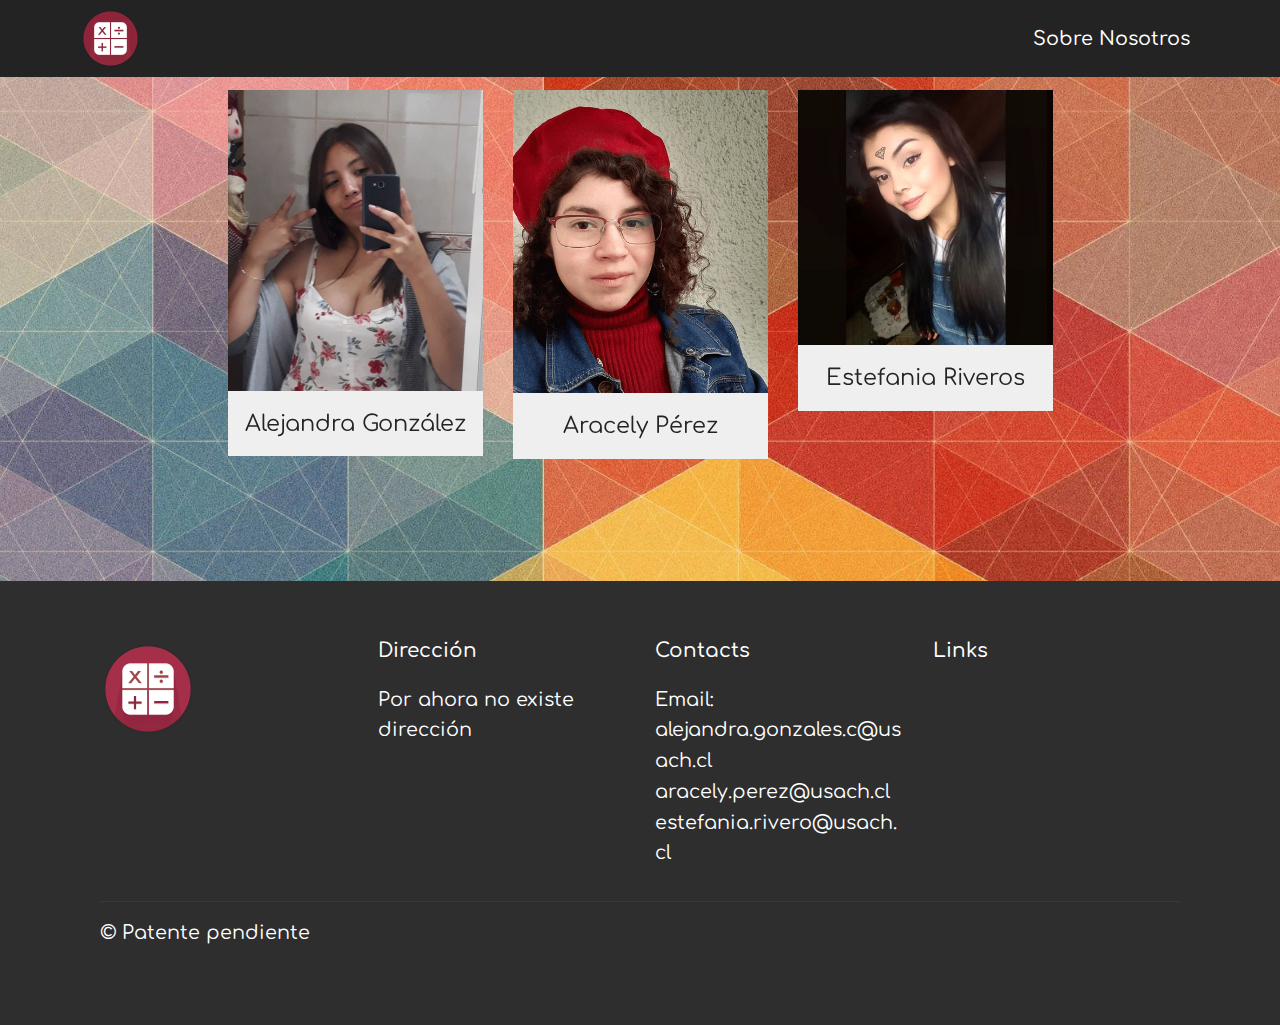
<file: page11.html>
<!DOCTYPE html>
<html  >
<head>
  <!-- Site made with Mobirise Website Builder v4.10.8, https://mobirise.com -->
  <meta charset="UTF-8">
  <meta http-equiv="X-UA-Compatible" content="IE=edge">
  <meta name="generator" content="Mobirise v4.10.8, mobirise.com">
  <meta name="viewport" content="width=device-width, initial-scale=1, minimum-scale=1">
  <link rel="shortcut icon" href="assets/images/pngocean.com-1-122x122.png" type="image/x-icon">
  <meta name="description" content="Website Builder Description">
  
  <title>Nosotras </title>
  <link rel="stylesheet" href="assets/web/assets/mobirise-icons/mobirise-icons.css">
  <link rel="stylesheet" href="assets/tether/tether.min.css">
  <link rel="stylesheet" href="assets/bootstrap/css/bootstrap.min.css">
  <link rel="stylesheet" href="assets/bootstrap/css/bootstrap-grid.min.css">
  <link rel="stylesheet" href="assets/bootstrap/css/bootstrap-reboot.min.css">
  <link rel="stylesheet" href="assets/socicon/css/styles.css">
  <link rel="stylesheet" href="assets/dropdown/css/style.css">
  <link rel="stylesheet" href="assets/theme/css/style.css">
  <link rel="stylesheet" href="assets/mobirise/css/mbr-additional.css" type="text/css">
  
  
  
</head>
<body>
  <section class="menu cid-rMsdNzLz3Y" once="menu" id="menu2-l">

    

    <nav class="navbar navbar-expand beta-menu navbar-dropdown align-items-center navbar-toggleable-sm">
        <button class="navbar-toggler navbar-toggler-right" type="button" data-toggle="collapse" data-target="#navbarSupportedContent" aria-controls="navbarSupportedContent" aria-expanded="false" aria-label="Toggle navigation">
            <div class="hamburger">
                <span></span>
                <span></span>
                <span></span>
                <span></span>
            </div>
        </button>
        <div class="menu-logo">
            <div class="navbar-brand">
                <span class="navbar-logo">
                    <a href="index.html">
                        <img src="assets/images/pngocean.com-1-122x122.png" alt="Mobirise" title="" style="height: 3.8rem;">
                    </a>
                </span>
                
            </div>
        </div>
        <div class="collapse navbar-collapse" id="navbarSupportedContent">
            <ul class="navbar-nav nav-dropdown nav-right" data-app-modern-menu="true"><li class="nav-item">
                    <a class="nav-link link text-white display-4" href="page11.html">Sobre Nosotros</a>
                </li></ul>
            
        </div>
    </nav>
</section>

<section class="engine"><a href="https://mobirise.info/i">site creation software</a></section><section class="team1 cid-rNokQdpQMt mbr-parallax-background" id="team1-a9">
    
    
    
    <div class="container align-center">
        
        
        <div class="row media-row">
            
        <div class="team-item col-lg-3 col-md-6">
                <div class="item-image">
                    <img src="assets/images/whatsapp-image-2020-01-13-at-19.10.50-510x601.jpg" alt="" title="">
                </div>
                <div class="item-caption py-3">
                    <div class="item-name px-2">
                        <p class="mbr-fonts-style display-5">Alejandra González</p>
                    </div>
                    
                    
                </div>
            </div><div class="team-item col-lg-3 col-md-6">
                <div class="item-image">
                    <img src="assets/images/captura-de-pantalla-26-472x561.png" alt="" title="">
                </div>
                <div class="item-caption py-3">
                    <div class="item-name px-2">
                        <p class="mbr-fonts-style display-5">
                           Aracely Pérez</p>
                    </div>
                    
                    
                </div>
            </div><div class="team-item col-lg-3 col-md-6">
                <div class="item-image">
                    <img src="assets/images/whatsapp-image-2020-01-13-at-17.46.43-510x510.jpg" alt="" title="">
                </div>
                <div class="item-caption py-3">
                    <div class="item-name px-2">
                        <p class="mbr-fonts-style display-5">Estefania Riveros</p>
                    </div>
                    
                    
                </div>
            </div></div>    
    </div>
</section>

<section class="cid-rNol3q9Jxd" id="footer1-aa">

    

    

    <div class="container">
        <div class="media-container-row content text-white">
            <div class="col-12 col-md-3">
                <div class="media-wrap">
                    <a href="index.html">
                        <img src="assets/images/icon-192x192.png" alt="Mobirise" title="">
                    </a>
                </div>
            </div>
            <div class="col-12 col-md-3 mbr-fonts-style display-7">
                <h5 class="pb-3">Dirección</h5>
                <p class="mbr-text">Por ahora no existe dirección</p>
            </div>
            <div class="col-12 col-md-3 mbr-fonts-style display-7">
                <h5 class="pb-3">
                    Contacts
                </h5>
                <p class="mbr-text">
                    Email: alejandra.gonzales.c@usach.cl
<br>aracely.perez@usach.cl<br>estefania.rivero@usach.cl</p>
            </div>
            <div class="col-12 col-md-3 mbr-fonts-style display-7">
                <h5 class="pb-3">
                    Links
                </h5>
                <p class="mbr-text"></p>
            </div>
        </div>
        <div class="footer-lower">
            <div class="media-container-row">
                <div class="col-sm-12">
                    <hr>
                </div>
            </div>
            <div class="media-container-row mbr-white">
                <div class="col-sm-6 copyright">
                    <p class="mbr-text mbr-fonts-style display-7">
                        © Patente pendiente</p>
                </div>
                <div class="col-md-6">
                    
                </div>
            </div>
        </div>
    </div>
</section>


  <script src="assets/web/assets/jquery/jquery.min.js"></script>
  <script src="assets/popper/popper.min.js"></script>
  <script src="assets/tether/tether.min.js"></script>
  <script src="assets/bootstrap/js/bootstrap.min.js"></script>
  <script src="assets/dropdown/js/nav-dropdown.js"></script>
  <script src="assets/dropdown/js/navbar-dropdown.js"></script>
  <script src="assets/touchswipe/jquery.touch-swipe.min.js"></script>
  <script src="assets/parallax/jarallax.min.js"></script>
  <script src="assets/smoothscroll/smooth-scroll.js"></script>
  <script src="assets/theme/js/script.js"></script>
  
  
 <div id="scrollToTop" class="scrollToTop mbr-arrow-up"><a style="text-align: center;"><i class="mbr-arrow-up-icon mbr-arrow-up-icon-cm cm-icon cm-icon-smallarrow-up"></i></a></div>
  </body>
</html>
</file>
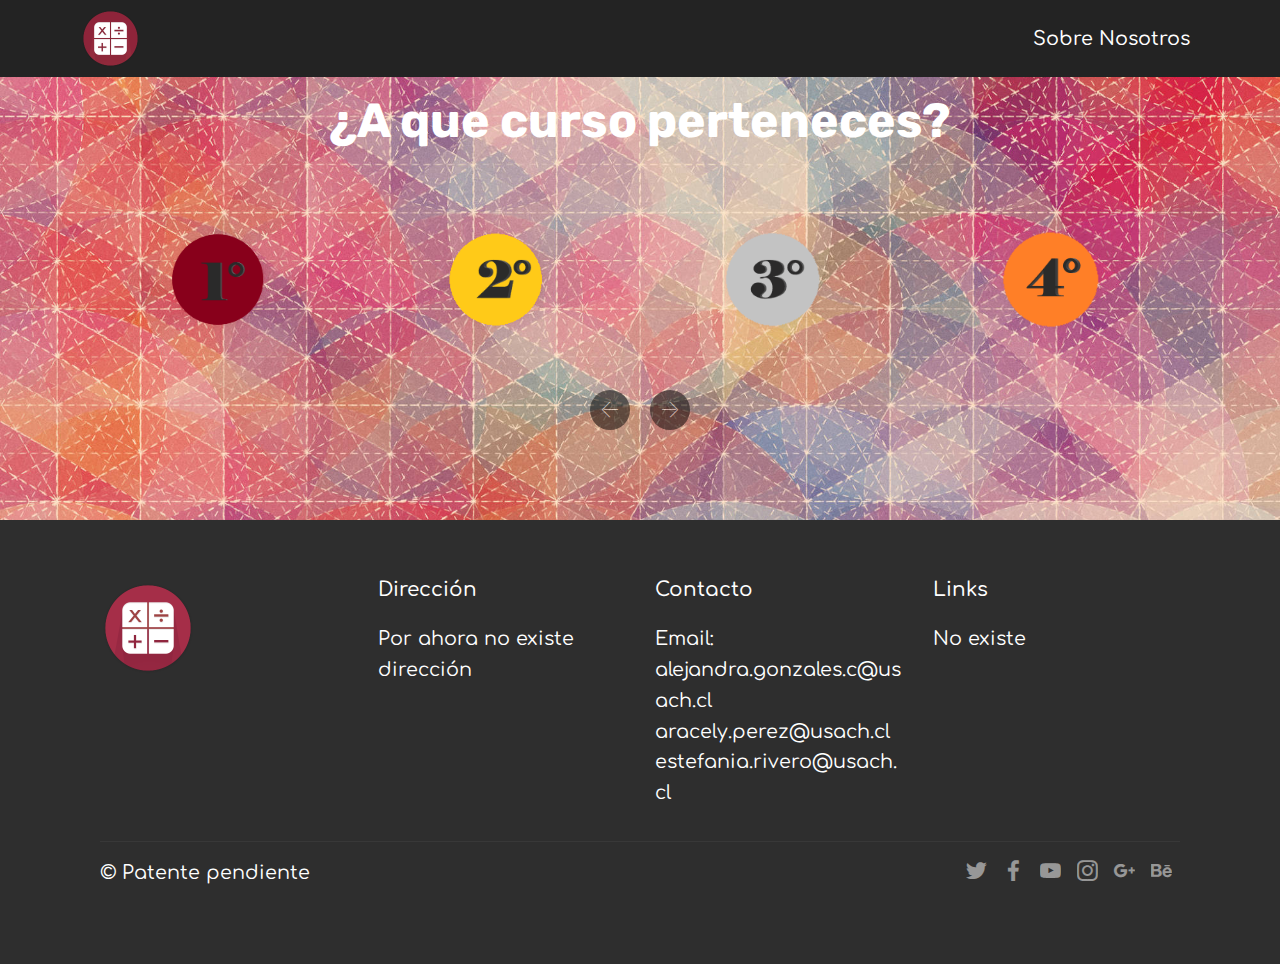
<file: page2.html>
<!DOCTYPE html>
<html  >
<head>
  <!-- Site made with Mobirise Website Builder v4.10.8, https://mobirise.com -->
  <meta charset="UTF-8">
  <meta http-equiv="X-UA-Compatible" content="IE=edge">
  <meta name="generator" content="Mobirise v4.10.8, mobirise.com">
  <meta name="viewport" content="width=device-width, initial-scale=1, minimum-scale=1">
  <link rel="shortcut icon" href="assets/images/pngocean.com-1-122x122.png" type="image/x-icon">
  <meta name="description" content="Site Builder Description">
  
  <title>Page 2</title>
  <link rel="stylesheet" href="assets/web/assets/mobirise-icons/mobirise-icons.css">
  <link rel="stylesheet" href="assets/tether/tether.min.css">
  <link rel="stylesheet" href="assets/bootstrap/css/bootstrap.min.css">
  <link rel="stylesheet" href="assets/bootstrap/css/bootstrap-grid.min.css">
  <link rel="stylesheet" href="assets/bootstrap/css/bootstrap-reboot.min.css">
  <link rel="stylesheet" href="assets/socicon/css/styles.css">
  <link rel="stylesheet" href="assets/dropdown/css/style.css">
  <link rel="stylesheet" href="assets/theme/css/style.css">
  <link rel="stylesheet" href="assets/mobirise/css/mbr-additional.css" type="text/css">
  
  
  
</head>
<body>
  <section class="menu cid-rMsdNzLz3Y" once="menu" id="menu2-4">

    

    <nav class="navbar navbar-expand beta-menu navbar-dropdown align-items-center navbar-toggleable-sm">
        <button class="navbar-toggler navbar-toggler-right" type="button" data-toggle="collapse" data-target="#navbarSupportedContent" aria-controls="navbarSupportedContent" aria-expanded="false" aria-label="Toggle navigation">
            <div class="hamburger">
                <span></span>
                <span></span>
                <span></span>
                <span></span>
            </div>
        </button>
        <div class="menu-logo">
            <div class="navbar-brand">
                <span class="navbar-logo">
                    <a href="index.html">
                        <img src="assets/images/pngocean.com-1-122x122.png" alt="Mobirise" title="" style="height: 3.8rem;">
                    </a>
                </span>
                
            </div>
        </div>
        <div class="collapse navbar-collapse" id="navbarSupportedContent">
            <ul class="navbar-nav nav-dropdown nav-right" data-app-modern-menu="true"><li class="nav-item">
                    <a class="nav-link link text-white display-4" href="page11.html">Sobre Nosotros</a>
                </li></ul>
            
        </div>
    </nav>
</section>

<section class="engine"><a href="https://mobirise.info/r">bootstrap templates</a></section><section class="clients cid-rMsq5OiTJN" data-interval="false" id="clients-b">
      

    
        <div class="container mb-5">
            <div class="media-container-row">
                <div class="col-12 align-center">
                    
                    <h3 class="mbr-section-subtitle mbr-light mbr-fonts-style display-2"><strong>¿A que curso perteneces?</strong></h3>
                </div>
            </div>
        </div>

    <div class="container">
        <div class="carousel slide" role="listbox" data-pause="true" data-keyboard="false" data-ride="carousel" data-interval="5000">
            <div class="carousel-inner" data-visible="4">
                
                
                
                
                
            <div class="carousel-item ">
                    <div class="media-container-row">
                        <div class="col-md-12">
                            <div class="wrap-img ">
                                <a href="page7.html"><img src="assets/images/1-219x194.png" class="img-responsive clients-img" alt="" title=""></a>
                            </div>
                        </div>
                    </div>
                </div><div class="carousel-item ">
                    <div class="media-container-row">
                        <div class="col-md-12">
                            <div class="wrap-img ">
                                <a href="page8.html"><img src="assets/images/2-219x194.png" class="img-responsive clients-img" alt="" title=""></a>
                            </div>
                        </div>
                    </div>
                </div><div class="carousel-item ">
                    <div class="media-container-row">
                        <div class="col-md-12">
                            <div class="wrap-img ">
                                <a href="page9.html"><img src="assets/images/3-219x194.png" class="img-responsive clients-img" alt="" title=""></a>
                            </div>
                        </div>
                    </div>
                </div><div class="carousel-item ">
                    <div class="media-container-row">
                        <div class="col-md-12">
                            <div class="wrap-img ">
                                <a href="page10.html"><img src="assets/images/4-219x194.png" class="img-responsive clients-img" alt="" title=""></a>
                            </div>
                        </div>
                    </div>
                </div></div>
            <div class="carousel-controls">
                <a data-app-prevent-settings="" class="carousel-control carousel-control-prev" role="button" data-slide="prev">
                    <span aria-hidden="true" class="mbri-left mbr-iconfont"></span>
                    <span class="sr-only">Previous</span>
                </a>
                <a data-app-prevent-settings="" class="carousel-control carousel-control-next" role="button" data-slide="next">
                    <span aria-hidden="true" class="mbri-right mbr-iconfont"></span>
                    <span class="sr-only">Next</span>
                </a>
            </div>
        </div>
    </div>
</section>

<section class="cid-rMsq6lN1Hq" id="footer1-c">

    

    

    <div class="container">
        <div class="media-container-row content text-white">
            <div class="col-12 col-md-3">
                <div class="media-wrap">
                    <a href="index.html">
                        <img src="assets/images/icon-192x192.png" alt="Mobirise" title="">
                    </a>
                </div>
            </div>
            <div class="col-12 col-md-3 mbr-fonts-style display-7">
                <h5 class="pb-3">Dirección</h5>
                <p class="mbr-text">Por ahora no existe dirección</p>
            </div>
            <div class="col-12 col-md-3 mbr-fonts-style display-7">
                <h5 class="pb-3">
                    Contacto</h5>
                <p class="mbr-text">
                    Email: alejandra.gonzales.c@usach.cl
<br>aracely.perez@usach.cl<br>estefania.rivero@usach.cl</p>
            </div>
            <div class="col-12 col-md-3 mbr-fonts-style display-7">
                <h5 class="pb-3">
                    Links
                </h5>
                <p class="mbr-text">No existe</p>
            </div>
        </div>
        <div class="footer-lower">
            <div class="media-container-row">
                <div class="col-sm-12">
                    <hr>
                </div>
            </div>
            <div class="media-container-row mbr-white">
                <div class="col-sm-6 copyright">
                    <p class="mbr-text mbr-fonts-style display-7">
                        © Patente pendiente</p>
                </div>
                <div class="col-md-6">
                    <div class="social-list align-right">
                        <div class="soc-item">
                            <a href="https://twitter.com/mobirise" target="_blank">
                                <span class="socicon-twitter socicon mbr-iconfont mbr-iconfont-social"></span>
                            </a>
                        </div>
                        <div class="soc-item">
                            <a href="https://www.facebook.com/pages/Mobirise/1616226671953247" target="_blank">
                                <span class="socicon-facebook socicon mbr-iconfont mbr-iconfont-social"></span>
                            </a>
                        </div>
                        <div class="soc-item">
                            <a href="https://www.youtube.com/c/mobirise" target="_blank">
                                <span class="socicon-youtube socicon mbr-iconfont mbr-iconfont-social"></span>
                            </a>
                        </div>
                        <div class="soc-item">
                            <a href="https://instagram.com/mobirise" target="_blank">
                                <span class="socicon-instagram socicon mbr-iconfont mbr-iconfont-social"></span>
                            </a>
                        </div>
                        <div class="soc-item">
                            <a href="https://plus.google.com/u/0/+Mobirise" target="_blank">
                                <span class="socicon-googleplus socicon mbr-iconfont mbr-iconfont-social"></span>
                            </a>
                        </div>
                        <div class="soc-item">
                            <a href="https://www.behance.net/Mobirise" target="_blank">
                                <span class="socicon-behance socicon mbr-iconfont mbr-iconfont-social"></span>
                            </a>
                        </div>
                    </div>
                </div>
            </div>
        </div>
    </div>
</section>


  <script src="assets/web/assets/jquery/jquery.min.js"></script>
  <script src="assets/popper/popper.min.js"></script>
  <script src="assets/tether/tether.min.js"></script>
  <script src="assets/bootstrap/js/bootstrap.min.js"></script>
  <script src="assets/smoothscroll/smooth-scroll.js"></script>
  <script src="assets/touchswipe/jquery.touch-swipe.min.js"></script>
  <script src="assets/bootstrapcarouselswipe/bootstrap-carousel-swipe.js"></script>
  <script src="assets/mbr-clients-slider/mbr-clients-slider.js"></script>
  <script src="assets/dropdown/js/nav-dropdown.js"></script>
  <script src="assets/dropdown/js/navbar-dropdown.js"></script>
  <script src="assets/theme/js/script.js"></script>
  
  
 <div id="scrollToTop" class="scrollToTop mbr-arrow-up"><a style="text-align: center;"><i class="mbr-arrow-up-icon mbr-arrow-up-icon-cm cm-icon cm-icon-smallarrow-up"></i></a></div>
  </body>
</html>
</file>
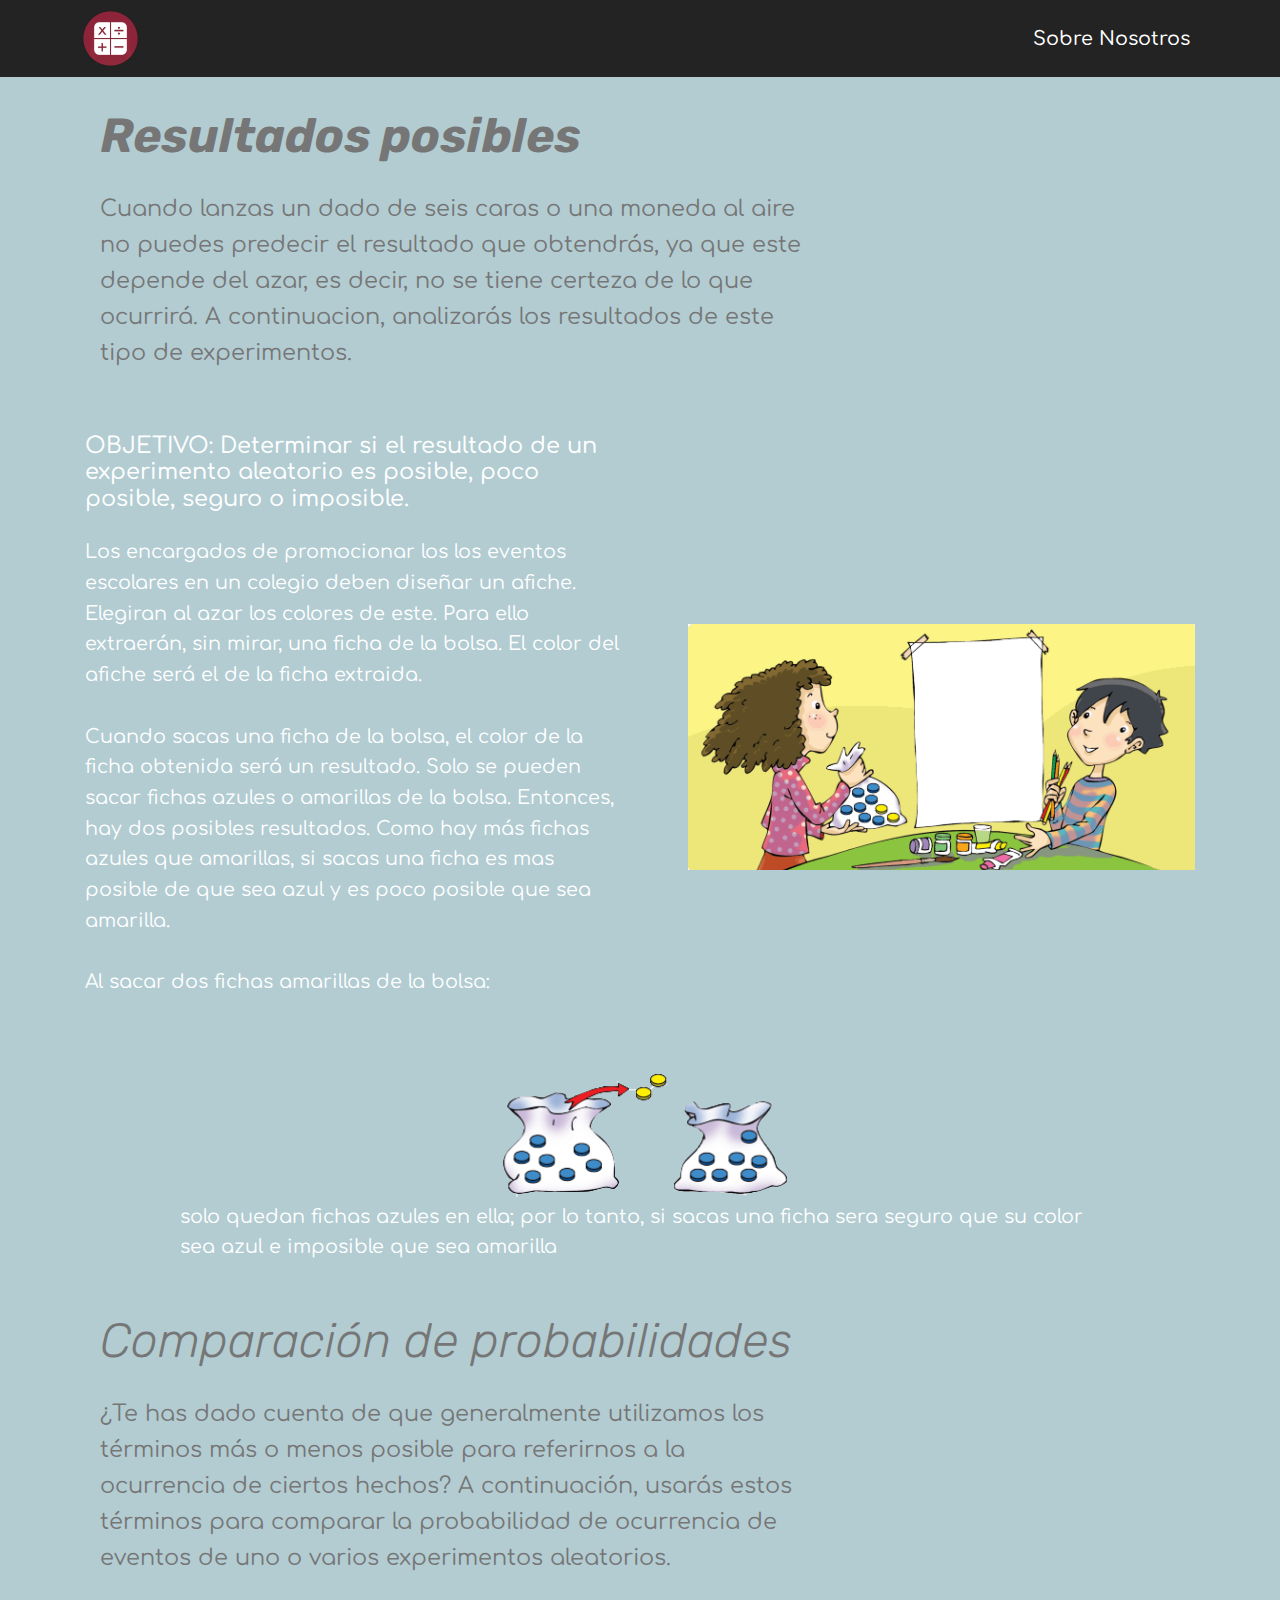
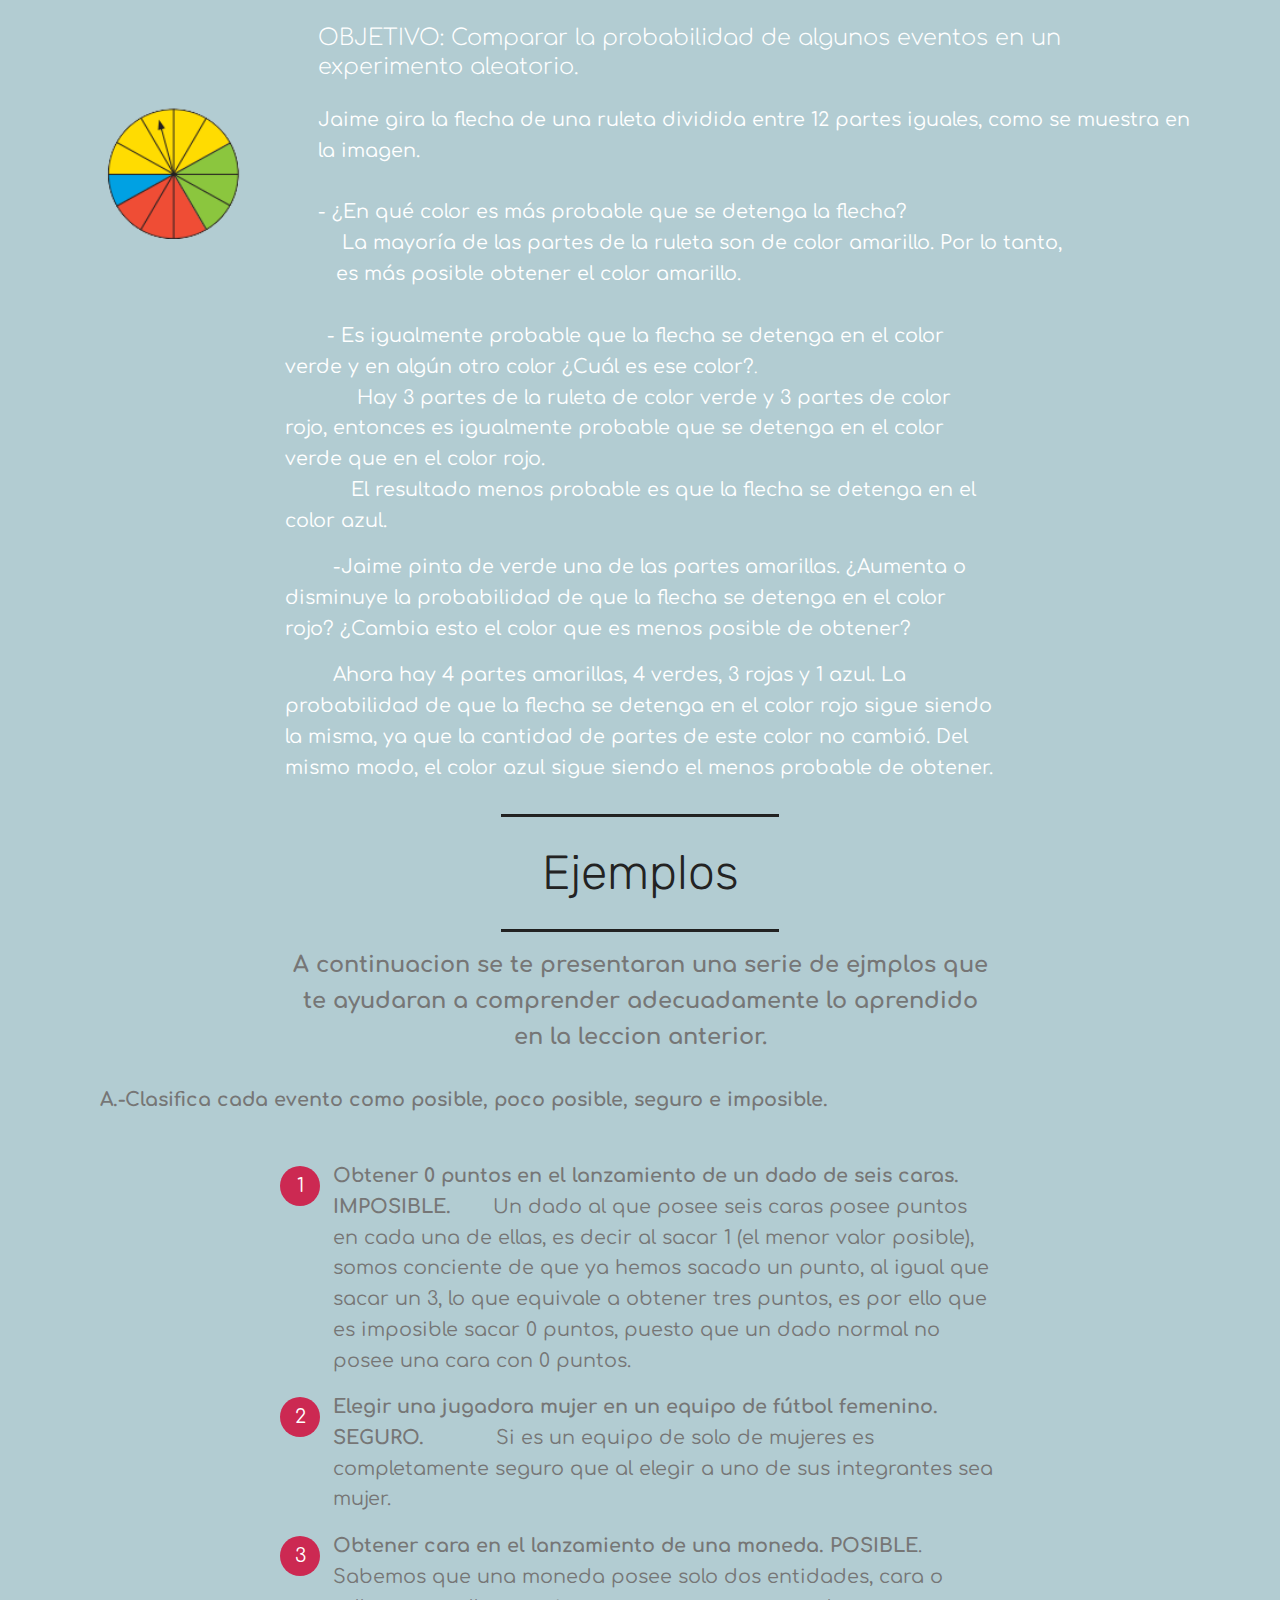
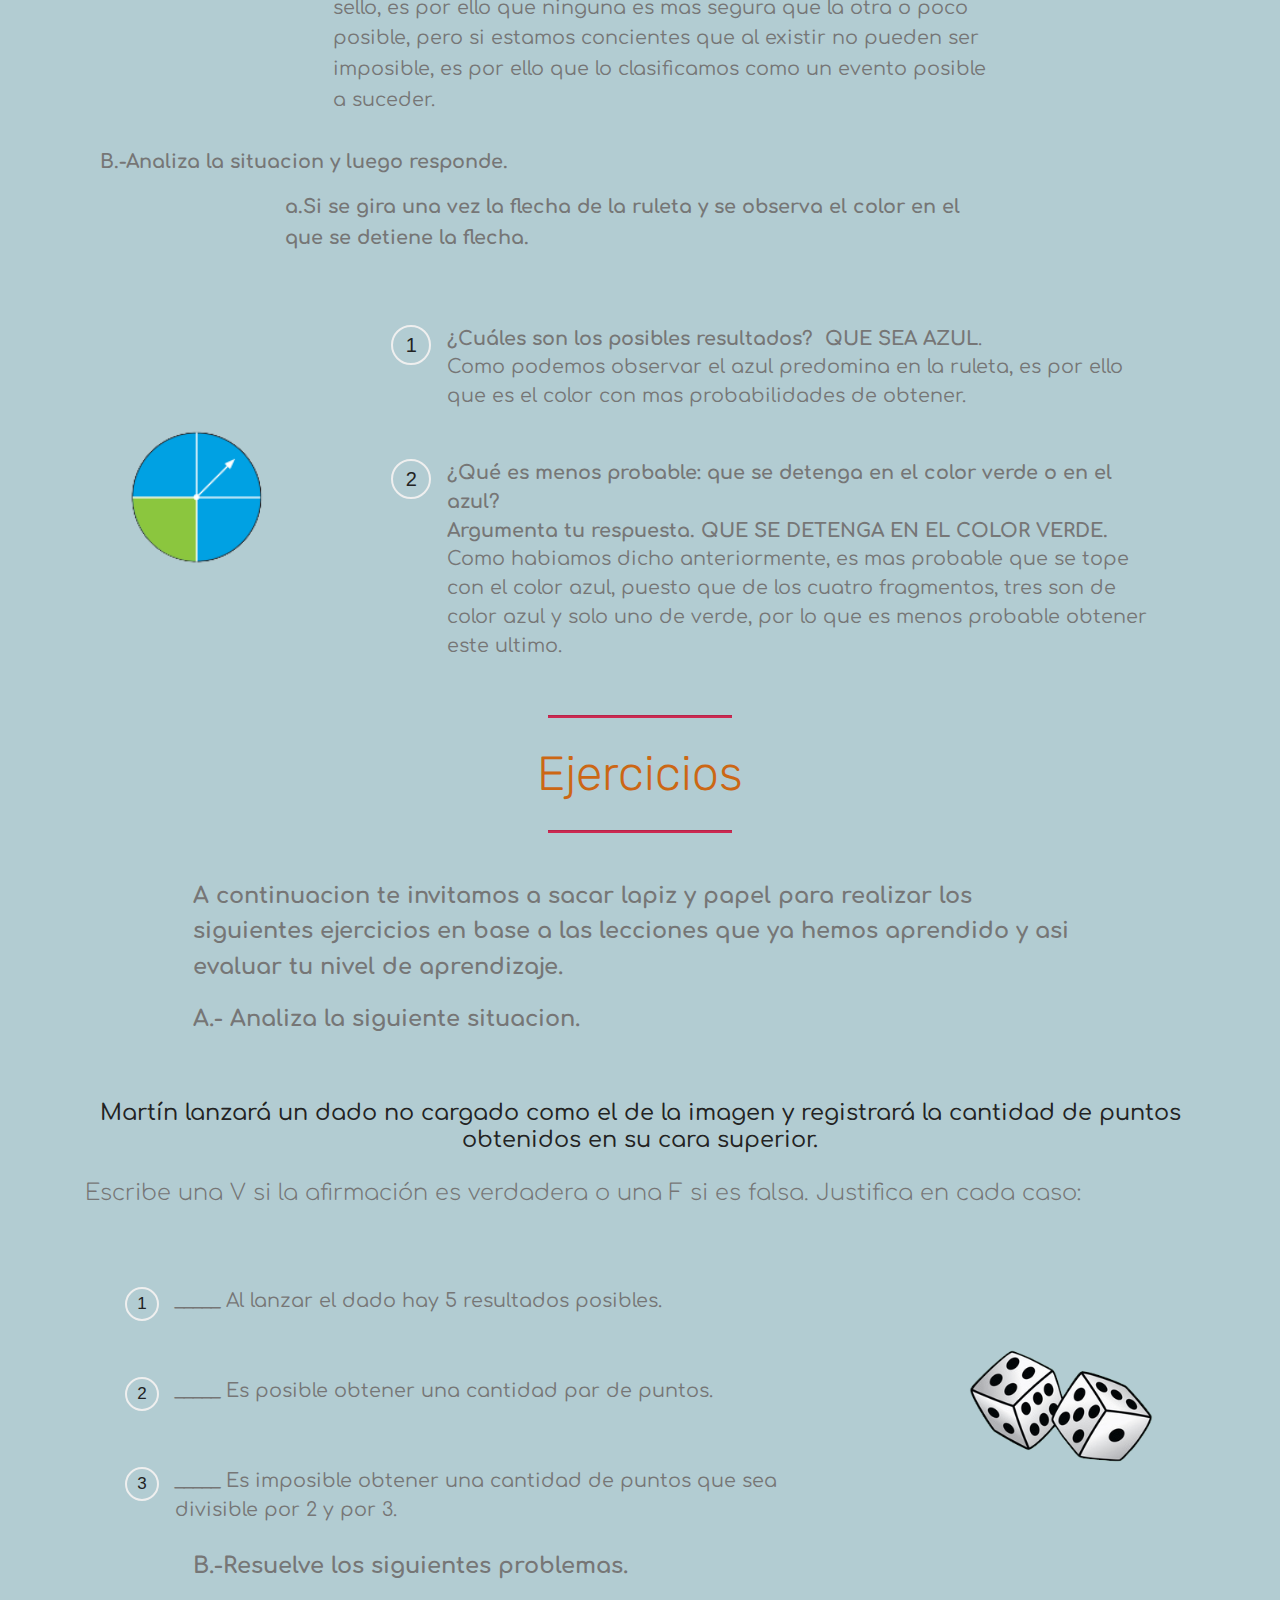
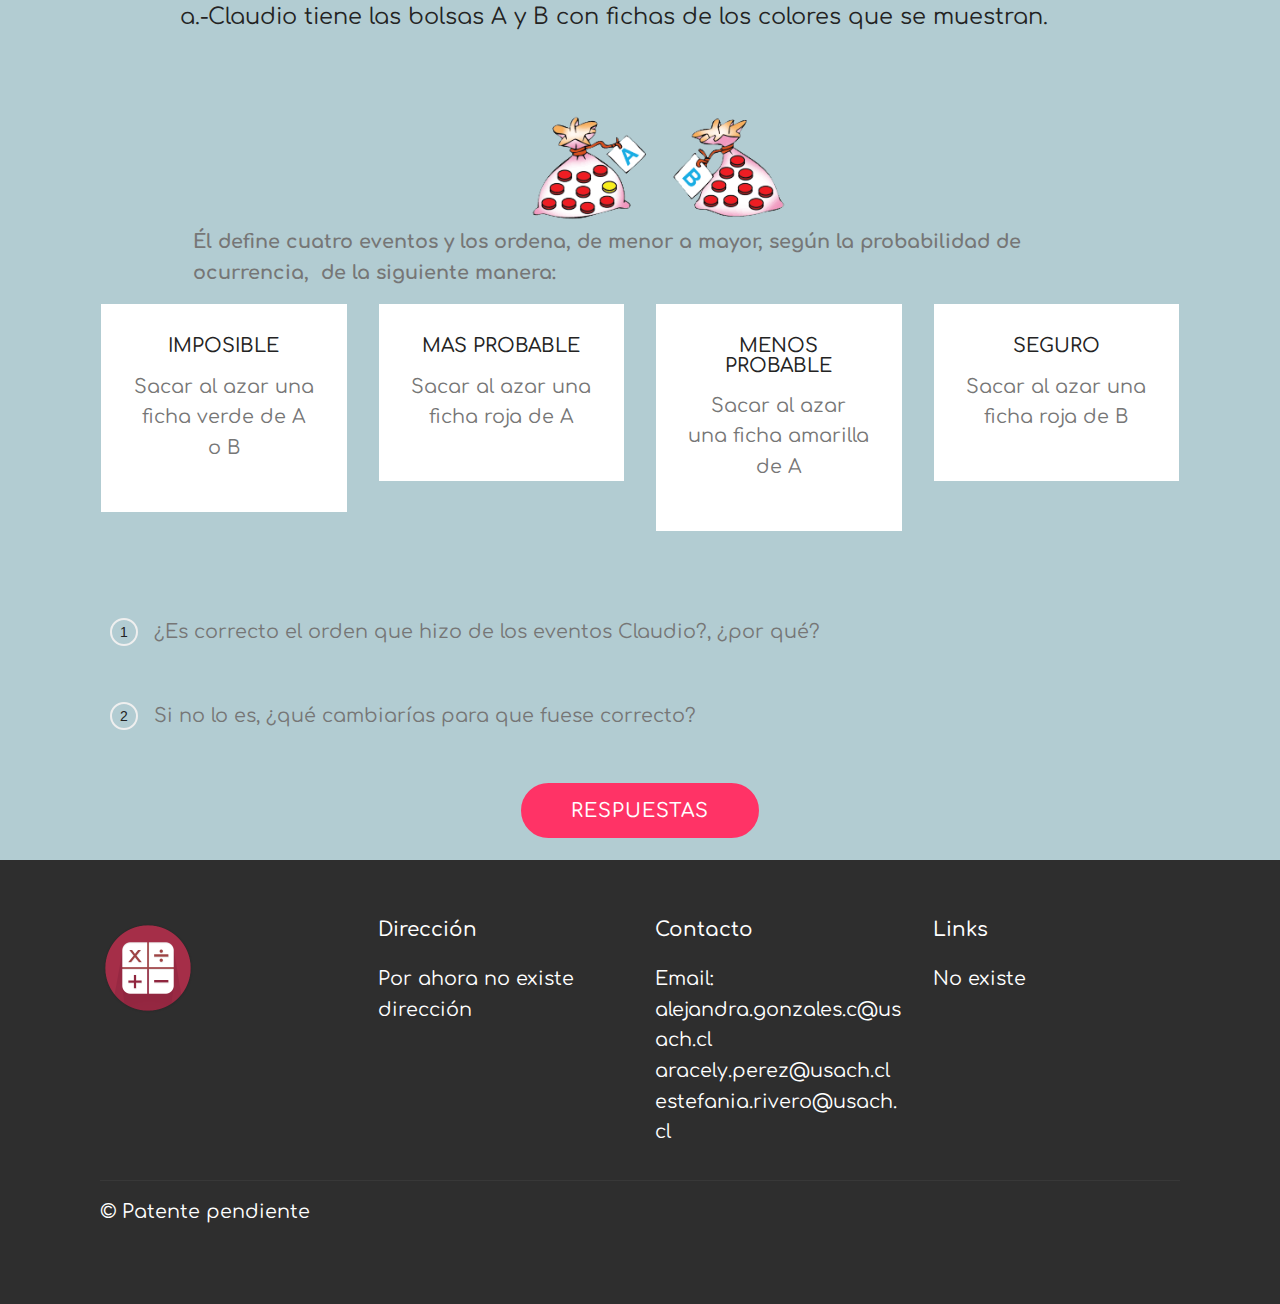
<file: page3.html>
<!DOCTYPE html>
<html  >
<head>
  <!-- Site made with Mobirise Website Builder v4.10.8, https://mobirise.com -->
  <meta charset="UTF-8">
  <meta http-equiv="X-UA-Compatible" content="IE=edge">
  <meta name="generator" content="Mobirise v4.10.8, mobirise.com">
  <meta name="viewport" content="width=device-width, initial-scale=1, minimum-scale=1">
  <link rel="shortcut icon" href="assets/images/pngocean.com-1-122x122.png" type="image/x-icon">
  <meta name="description" content="Site Builder Description">
  
  <title>5°</title>
  <link rel="stylesheet" href="assets/web/assets/mobirise-icons/mobirise-icons.css">
  <link rel="stylesheet" href="assets/tether/tether.min.css">
  <link rel="stylesheet" href="assets/bootstrap/css/bootstrap.min.css">
  <link rel="stylesheet" href="assets/bootstrap/css/bootstrap-grid.min.css">
  <link rel="stylesheet" href="assets/bootstrap/css/bootstrap-reboot.min.css">
  <link rel="stylesheet" href="assets/socicon/css/styles.css">
  <link rel="stylesheet" href="assets/dropdown/css/style.css">
  <link rel="stylesheet" href="assets/theme/css/style.css">
  <link rel="stylesheet" href="assets/mobirise/css/mbr-additional.css" type="text/css">
  
  
  
</head>
<body>
  <section class="menu cid-rMsdNzLz3Y" once="menu" id="menu2-d">

    

    <nav class="navbar navbar-expand beta-menu navbar-dropdown align-items-center navbar-toggleable-sm">
        <button class="navbar-toggler navbar-toggler-right" type="button" data-toggle="collapse" data-target="#navbarSupportedContent" aria-controls="navbarSupportedContent" aria-expanded="false" aria-label="Toggle navigation">
            <div class="hamburger">
                <span></span>
                <span></span>
                <span></span>
                <span></span>
            </div>
        </button>
        <div class="menu-logo">
            <div class="navbar-brand">
                <span class="navbar-logo">
                    <a href="index.html">
                        <img src="assets/images/pngocean.com-1-122x122.png" alt="Mobirise" title="" style="height: 3.8rem;">
                    </a>
                </span>
                
            </div>
        </div>
        <div class="collapse navbar-collapse" id="navbarSupportedContent">
            <ul class="navbar-nav nav-dropdown nav-right" data-app-modern-menu="true"><li class="nav-item">
                    <a class="nav-link link text-white display-4" href="page11.html">Sobre Nosotros</a>
                </li></ul>
            
        </div>
    </nav>
</section>

<section class="engine"><a href="https://mobirise.info/m">free website design templates</a></section><section class="header9 cid-rMsRUrJvDT" id="header9-s">

    

    

    <div class="container">
        <div class="media-container-column mbr-white col-lg-8 col-md-10">
            
            <h3 class="mbr-section-subtitle align-left mbr-light pb-3 mbr-fonts-style display-2"><strong>Resultados posibles</strong></h3>
            <p class="mbr-text align-left pb-3 mbr-fonts-style display-5">Cuando lanzas un dado de seis caras o una moneda al aire no puedes predecir el resultado que obtendrás, ya que este depende del azar, es decir, no se tiene certeza de lo que ocurrirá. A continuacion, analizarás los resultados de este tipo de experimentos.</p>
            
        </div>
    </div>

    
</section>

<section class="header3 cid-rMtaQsyUXA" id="header3-v">

    

    

    <div class="container">
        <div class="media-container-row">
            <div class="mbr-figure" style="width: 100%;">
                <img src="assets/images/captura-de-pantalla-39-532x258.png" alt="Mobirise" title="">
            </div>

            <div class="media-content">
                <h1 class="mbr-section-title mbr-white pb-3 mbr-fonts-style display-5">OBJETIVO: Determinar si el resultado de un experimento aleatorio es posible, poco posible, seguro o imposible.
</h1>
                
                <div class="mbr-section-text mbr-white pb-3 ">
                    <p class="mbr-text mbr-fonts-style display-7">Los encargados de promocionar los los eventos escolares en un colegio deben diseñar un afiche. Elegiran al azar los colores de este. Para ello extraerán, sin mirar, una ficha de la bolsa. El color del afiche será el de la ficha extraida. <br><br>Cuando sacas una ficha de la bolsa, el color de la ficha obtenida será un resultado. Solo se pueden sacar fichas azules o amarillas de la bolsa. Entonces, hay dos posibles resultados. Como hay más fichas azules que amarillas, si sacas una ficha es mas posible de que sea azul y es poco posible que sea amarilla.&nbsp;<br><br>Al sacar dos fichas amarillas de la bolsa:&nbsp;<br><br></p>
                </div>
                
            </div>
        </div>
    </div>

</section>

<section class="cid-rMth9Uce7d" id="image3-w">

    

    <figure class="mbr-figure container">
            <div class="image-block" style="width: 35%;">
                <img src="assets/images/captura-de-pantalla-41-1-1-386x140.png" width="1400" alt="Mobirise" title="">
                
            </div>
    </figure>
</section>

<section class="header1 cid-rMKmRwR9u7" id="header16-x">

    

    

    <div class="container">
        <div class="row justify-content-md-center">
            <div class="col-md-10 align-center">
                
                
                <p class="mbr-text pb-3 mbr-fonts-style display-7">solo quedan fichas azules en ella; por lo tanto, si sacas una ficha sera seguro que su color sea azul e imposible que sea amarilla</p>
                
            </div>
        </div>
    </div>

</section>

<section class="header9 cid-rMKpZzcWK6" id="header9-y">

    

    

    <div class="container">
        <div class="media-container-column mbr-white col-lg-8 col-md-10">
            
            <h3 class="mbr-section-subtitle align-left mbr-light pb-3 mbr-fonts-style display-2">Comparación de probabilidades</h3>
            <p class="mbr-text align-left pb-3 mbr-fonts-style display-5">¿Te has dado cuenta de que generalmente utilizamos los términos más o menos posible para referirnos a
la ocurrencia de ciertos hechos? A continuación, usarás estos términos para comparar la probabilidad de
ocurrencia de eventos de uno o varios experimentos aleatorios.</p>
            
        </div>
    </div>

    
</section>

<section class="header3 cid-rMKt4sUgeL" id="header3-10">

    

    

    <div class="container">
        <div class="media-container-row">
            <div class="mbr-figure" style="width: 25%;">
                <img src="assets/images/captura-de-pantalla-38-1-184x147.png" alt="Mobirise" title="">
            </div>

            <div class="media-content">
                
                <h3 class="mbr-section-subtitle align-left mbr-white mbr-light pb-3 mbr-fonts-style display-5">OBJETIVO: Comparar la probabilidad de algunos eventos en un experimento aleatorio.
</h3>
                <div class="mbr-section-text mbr-white pb-3 ">
                    <p class="mbr-text mbr-fonts-style display-7">Jaime gira la flecha de una ruleta dividida entre 12 partes iguales, como se
muestra en la imagen.<br><br>- ¿En qué color es más probable que se detenga la flecha?<br>&nbsp; &nbsp; La mayoría de las partes de la ruleta son de color amarillo. Por lo tanto,
<br>&nbsp; &nbsp;es más posible obtener el color amarillo.<br></p>
                </div>
                
            </div>
        </div>
    </div>

</section>

<section class="mbr-section article content1 cid-rMQz9tbRCL" id="content1-15">
    
     

    <div class="container">
        <div class="media-container-row">
            <div class="mbr-text col-12 mbr-fonts-style display-7 col-md-8"><p>&nbsp; &nbsp; &nbsp; &nbsp;- Es igualmente probable que la flecha se detenga en el color verde y en algún otro color ¿Cuál es ese color?<span style="font-size: 1rem;">.</span>&nbsp; &nbsp;<br>&nbsp;&nbsp;&nbsp;&nbsp;&nbsp;&nbsp;&nbsp;&nbsp;&nbsp; &nbsp; Hay 3 partes de la ruleta de color verde y 3 partes de color rojo, entonces es igualmente probable que se detenga en el color verde que en el color rojo.&nbsp; &nbsp;<br>&nbsp;&nbsp;&nbsp;&nbsp;&nbsp;&nbsp;&nbsp;&nbsp;&nbsp; &nbsp;El resultado menos probable es que la flecha se detenga en el color azul.</p><p>&nbsp;&nbsp;&nbsp;&nbsp;&nbsp; &nbsp; -Jaime pinta de verde una de las partes amarillas. ¿Aumenta o disminuye la probabilidad de que la flecha se detenga en el color rojo? ¿Cambia esto el color que es menos posible de obtener?</p><p>&nbsp;&nbsp;&nbsp;&nbsp;&nbsp; &nbsp; Ahora hay 4 partes amarillas, 4 verdes, 3 rojas y 1 azul. La probabilidad de que la flecha se detenga en el color rojo sigue siendo la misma, ya que la cantidad de partes de este color no cambió. Del mismo modo, el color azul sigue siendo el menos probable de obtener.</p></div>
        </div>
    </div>
</section>

<section class="mbr-section article content9 cid-rMQCqwuNDe" id="content9-16">
    
     

    <div class="container">
        <div class="inner-container" style="width: 100%;">
            <hr class="line" style="width: 25%;">
            <div class="section-text align-center mbr-fonts-style display-2">Ejemplos</div>
            <hr class="line" style="width: 25%;">
        </div>
        </div>
</section>

<section class="mbr-section article content1 cid-rMQCG9hVrV" id="content1-17">
    
     

    <div class="container">
        <div class="media-container-row">
            <div class="mbr-text col-12 mbr-fonts-style display-5 col-md-8"><strong>A continuacion se te presentaran una serie de ejmplos que te ayudaran a comprender adecuadamente lo aprendido en la leccion anterior.</strong></div>
        </div>
    </div>
</section>

<section class="mbr-section article content1 cid-rMQD6aAAb3" id="content1-18">
    
     

    <div class="container">
        <div class="media-container-row">
            <div class="mbr-text col-12 mbr-fonts-style display-7 col-md-12"><strong>A.-Clasifica cada evento como posible, poco posible, seguro e imposible.</strong></div>
        </div>
    </div>
</section>

<section class="mbr-section article content11 cid-rMQFJVpoPi" id="content11-1b">
     

    <div class="container">
        <div class="media-container-row">
            <div class="mbr-text counter-container col-12 col-md-8 mbr-fonts-style display-7">
                <div><br></div><ol>
                    <li><strong>Obtener 0 puntos en el lanzamiento de un dado de seis caras. &nbsp; IMPOSIBLE. &nbsp; &nbsp; &nbsp; </strong>Un dado al que posee seis caras posee puntos en cada una de ellas, es decir al sacar 1 (el menor valor posible), somos conciente de que ya hemos sacado un punto, al igual que sacar un 3, lo que equivale a obtener tres puntos, es por ello que es imposible sacar 0 puntos, puesto que un dado normal no posee una cara con 0 puntos.</li>
                    <li><strong>Elegir una jugadora mujer en un equipo de fútbol femenino. &nbsp; SEGURO.</strong>&nbsp; &nbsp; &nbsp; &nbsp; &nbsp; &nbsp; Si es un equipo de solo de mujeres es completamente seguro que al elegir a uno de sus integrantes sea mujer.</li><li><strong>Obtener cara en el lanzamiento de una moneda.     POSIBLE</strong>.<br>Sabemos que una moneda posee solo dos entidades, cara o sello, es por ello que ninguna es mas segura que la otra o poco posible, pero si estamos concientes que al existir no pueden ser imposible, es por ello que lo clasificamos como un evento posible a suceder.</li>
                </ol>
            </div>
        </div>
    </div>
</section>

<section class="mbr-section article content1 cid-rMTX13uc29" id="content1-1c">
    
     

    <div class="container">
        <div class="media-container-row">
            <div class="mbr-text col-12 mbr-fonts-style display-7 col-md-12"><strong>B.-Analiza la situacion y luego responde.</strong></div>
        </div>
    </div>
</section>

<section class="mbr-section article content1 cid-rMTYx3XtLA" id="content1-1g">
    
     

    <div class="container">
        <div class="media-container-row">
            <div class="mbr-text col-12 mbr-fonts-style display-7 col-md-8"><strong>a.Si se gira una vez la flecha de la ruleta y se observa el color en el que se detiene la flecha.</strong></div>
        </div>
    </div>
</section>

<section class="counters4 counters cid-rMTXBzM0O3" id="counters4-1d">

    

    

    <div class="container pt-4 mt-2">
        
        
        <div class="media-container-row">
            <div class="media-block m-auto" style="width: 24%;">
                <div class="mbr-figure">
                    <img src="assets/images/captura-de-pantalla-42-206x160.png" alt="" title="">
                </div>
            </div>
            <div class="cards-block">
                <div class="cards-container">
                    <div class="card px-3 align-left col-12">
                        <div class="panel-item p-4 d-flex align-items-start">
                            <div class="card-img pr-3">
                                <h3 class="img-text d-flex align-items-center justify-content-center">
                                    1
                                </h3>
                            </div>
                            <div class="card-text">
                                
                                <p class="mbr-content-text mbr-fonts-style display-7"><strong>¿Cuáles son los posibles resultados? &nbsp;QUE SEA AZUL</strong>.<br>Como podemos observar el azul predomina en la ruleta, es por ello que es el color con mas probabilidades de obtener.</p>
                            </div>
                        </div>
                    </div>
                    <div class="card px-3 align-left col-12">
                        <div class="panel-item p-4 d-flex align-items-start">
                            <div class="card-img pr-3">
                                <h3 class="img-text d-flex align-items-center justify-content-center">
                                    2
                                </h3>
                            </div>
                            <div class="card-text">
                                
                                <p class="mbr-content-text mbr-fonts-style display-7"><strong>¿Qué es menos probable: que se detenga en el color verde o en el azul?
<br>Argumenta tu respuesta. QUE SE DETENGA EN EL COLOR VERDE.</strong><br>Como habiamos dicho anteriormente, es mas probable que se tope con el color azul, puesto que de los cuatro fragmentos, tres son de color azul y solo uno de verde, por lo que es menos probable obtener este ultimo.</p>
                            </div>
                        </div>
                    </div>
                    
                    
                </div>
            </div>
        </div>
    </div>
</section>

<section class="mbr-section article content10 cid-rMU10YnxXk" id="content10-1h">
    
     

    <div class="container">
        <div class="inner-container" style="width: 66%;">
            <hr class="line" style="width: 25%;">
            <div class="section-text align-center mbr-white mbr-fonts-style display-2">Ejercicios</div>
            <hr class="line" style="width: 25%;">
        </div>
    </div>
</section>

<section class="mbr-section article content1 cid-rMU1zkhTCp" id="content1-1i">
    
     

    <div class="container">
        <div class="media-container-row">
            <div class="mbr-text col-12 mbr-fonts-style display-5 col-md-10"><p><strong>A continuacion te invitamos a sacar lapiz y papel para realizar los siguientes ejercicios en base a las lecciones que ya hemos aprendido y asi evaluar tu nivel de aprendizaje.</strong></p><p><strong>A.- Analiza la siguiente situacion.</strong></p></div>
        </div>
    </div>
</section>

<section class="counters4 counters cid-rMU4vQT3dk" id="counters4-1n">

    

    

    <div class="container pt-4 mt-2">
        <h2 class="mbr-section-title pb-3 align-center mbr-fonts-style display-5">Martín lanzará un dado no cargado como el de la imagen y registrará
 la cantidad de puntos obtenidos en su cara superior.</h2>
        <h3 class="mbr-section-subtitle pb-5 align-center mbr-fonts-style display-5">Escribe una V si la afirmación es verdadera o una F si es falsa. Justifica en cada caso:</h3>
        <div class="media-container-row">
            <div class="media-block m-auto" style="width: 27%;">
                <div class="mbr-figure">
                    <img src="assets/images/blanco-dados-riesgo-arriesgado-vector-ilustracion-arte-1056-3124-338x338.png" alt="" title="">
                </div>
            </div>
            <div class="cards-block">
                <div class="cards-container">
                    <div class="card px-3 align-left col-12">
                        <div class="panel-item p-4 d-flex align-items-start">
                            <div class="card-img pr-3">
                                <h3 class="img-text d-flex align-items-center justify-content-center">
                                    1
                                </h3>
                            </div>
                            <div class="card-text">
                                
                                <p class="mbr-content-text mbr-fonts-style display-7">_____&nbsp;Al lanzar el dado hay 5 resultados posibles.</p>
                            </div>
                        </div>
                    </div>
                    <div class="card px-3 align-left col-12">
                        <div class="panel-item p-4 d-flex align-items-start">
                            <div class="card-img pr-3">
                                <h3 class="img-text d-flex align-items-center justify-content-center">
                                    2
                                </h3>
                            </div>
                            <div class="card-text">
                                
                                <p class="mbr-content-text mbr-fonts-style display-7">_____&nbsp;Es posible obtener una cantidad par de puntos.</p>
                            </div>
                        </div>
                    </div>
                    <div class="card px-3 align-left col-12">
                        <div class="panel-item p-4 d-flex align-items-start">
                            <div class="card-img pr-3">
                                <h3 class="img-text d-flex align-items-center justify-content-center">
                                    3
                                </h3>
                            </div>
                            <div class="card-text">
                                
                                <p class="mbr-content-text mbr-fonts-style display-7">_____&nbsp;Es imposible obtener una cantidad de puntos que sea divisible por 2 y por 3.</p>
                            </div>
                        </div>
                    </div>
                    
                </div>
            </div>
        </div>
    </div>
</section>

<section class="mbr-section article content1 cid-rMUaB8ddwA" id="content1-1q">
    
     

    <div class="container">
        <div class="media-container-row">
            <div class="mbr-text col-12 mbr-fonts-style display-5 col-md-10"><strong>B.-Resuelve los siguientes problemas.</strong></div>
        </div>
    </div>
</section>

<section class="header4 cid-rMUaXtjeHi" id="header4-1r">

    

    

    <div class="container">
        <div class="row justify-content-md-center">
            <div class="media-content col-md-10">
                
                
                <div class="mbr-text align-center mbr-white pb-3">
                    <p class="mbr-text mbr-fonts-style display-5">a.-Claudio tiene las bolsas A y B con fichas de los colores que se muestran.</p>
                </div>
                
            </div>
            <div class="mbr-figure pt-5">
                <img src="assets/images/captura-de-pantalla-44-398x130.png" alt="Mobirise" title="" style="width: 30%;">
            </div>
        </div>
    </div>
</section>

<section class="mbr-section article content1 cid-rMUbZTRDeo" id="content1-1t">
    
     

    <div class="container">
        <div class="media-container-row">
            <div class="mbr-text col-12 mbr-fonts-style display-7 col-md-10"><strong>Él define cuatro eventos y los ordena, de menor a mayor, según la probabilidad de ocurrencia,
&nbsp;</strong><strong>de la siguiente manera:</strong></div>
        </div>
    </div>
</section>

<section class="features4 cid-rMUbRJqNki" id="features4-1s">
    
         

    
    <div class="container">
        <div class="media-container-row">
            <div class="card p-3 col-12 col-md-6 col-lg-3">
                <div class="card-wrapper media-container-row media-container-row">
                    <div class="card-box">
                        <h4 class="card-title pb-3 mbr-fonts-style display-7">IMPOSIBLE</h4>
                        <p class="mbr-text mbr-fonts-style display-7">Sacar al azar una
<br>ficha verde de A o B</p>
                    </div>
                </div>
            </div>

            <div class="card p-3 col-12 col-md-6 col-12 col-md-6 col-lg-3">
                <div class="card-wrapper media-container-row">
                    <div class="card-box">
                        <h4 class="card-title pb-3 mbr-fonts-style display-7">MAS PROBABLE</h4>
                        <p class="mbr-text mbr-fonts-style display-7">Sacar al azar una
<br>ficha roja de A</p>
                    </div>
                </div>
            </div>

            <div class="card p-3 col-12 col-md-6 col-lg-3">
                <div class="card-wrapper media-container-row">
                    <div class="card-box">
                        <h4 class="card-title pb-3 mbr-fonts-style display-7">MENOS PROBABLE</h4>
                        <p class="mbr-text mbr-fonts-style display-7">Sacar al azar
<br>una ficha amarilla
<br>de A</p>
                    </div>
                </div>
            </div>

            <div class="card p-3 col-12 col-md-6 col-lg-3">
                <div class="card-wrapper media-container-row">
                    <div class="card-box">
                        <h4 class="card-title pb-3 mbr-fonts-style display-7">SEGURO</h4>
                        <p class="mbr-text mbr-fonts-style display-7">Sacar al azar una
<br>ficha roja de B</p>
                    </div>
                </div>
            </div>
        </div>
    </div>
</section>

<section class="counters5 counters cid-rMUe0MebgL" id="counters5-1w">

    

    

    <div class="container pt-4 mt-2">
        
        
        <div class="row justify-content-center">
            <div class="cards-block">
                <div class="cards-container">
                    <div class="card px-3 align-left col-12">
                        <div class="panel-item p-4 d-flex">
                            <div class="card-img pr-3">
                                <h3 class="img-text d-flex align-items-center justify-content-center">
                                    1
                                </h3>
                            </div>
                            <div class="card-text">
                                
                                <p class="mbr-content-text mbr-fonts-style display-7">¿Es correcto el orden que hizo de los eventos Claudio?, ¿por qué?</p>
                            </div>
                        </div>
                    </div>
                    <div class="card px-3 align-left col-12">
                        <div class="panel-item p-4 d-flex">
                            <div class="card-img pr-3">
                                <h3 class="img-text d-flex align-items-center justify-content-center">
                                    2
                                </h3>
                            </div>
                            <div class="card-text">
                                
                                <p class="mbr-content-text mbr-fonts-style display-7">Si no lo es, ¿qué cambiarías para que fuese correcto?</p>
                            </div>
                        </div>
                    </div>
                    
                    
                </div>
            </div>
        </div>
    </div>
</section>

<section class="mbr-section content8 cid-rMUenxk9oT" id="content8-1x">

    

    <div class="container">
        <div class="media-container-row title">
            <div class="col-12 col-md-8">
                <div class="mbr-section-btn align-center"><a class="btn btn-primary display-4" href="https://mobirise.co">RESPUESTAS</a></div>
            </div>
        </div>
    </div>
</section>

<section class="cid-rMUeDWd4oa" id="footer1-1y">

    

    

    <div class="container">
        <div class="media-container-row content text-white">
            <div class="col-12 col-md-3">
                <div class="media-wrap">
                    <a href="index.html">
                        <img src="assets/images/icon-192x192.png" alt="Mobirise" title="">
                    </a>
                </div>
            </div>
            <div class="col-12 col-md-3 mbr-fonts-style display-7">
                <h5 class="pb-3">Dirección</h5>
                <p class="mbr-text">Por ahora no existe dirección</p>
            </div>
            <div class="col-12 col-md-3 mbr-fonts-style display-7">
                <h5 class="pb-3">
                    Contacto</h5>
                <p class="mbr-text">
                    Email: alejandra.gonzales.c@usach.cl
<br>aracely.perez@usach.cl<br>estefania.rivero@usach.cl</p>
            </div>
            <div class="col-12 col-md-3 mbr-fonts-style display-7">
                <h5 class="pb-3">
                    Links
                </h5>
                <p class="mbr-text">No existe</p>
            </div>
        </div>
        <div class="footer-lower">
            <div class="media-container-row">
                <div class="col-sm-12">
                    <hr>
                </div>
            </div>
            <div class="media-container-row mbr-white">
                <div class="col-sm-6 copyright">
                    <p class="mbr-text mbr-fonts-style display-7">
                        © Patente pendiente</p>
                </div>
                <div class="col-md-6">
                    
                </div>
            </div>
        </div>
    </div>
</section>


  <script src="assets/web/assets/jquery/jquery.min.js"></script>
  <script src="assets/popper/popper.min.js"></script>
  <script src="assets/tether/tether.min.js"></script>
  <script src="assets/bootstrap/js/bootstrap.min.js"></script>
  <script src="assets/dropdown/js/nav-dropdown.js"></script>
  <script src="assets/dropdown/js/navbar-dropdown.js"></script>
  <script src="assets/touchswipe/jquery.touch-swipe.min.js"></script>
  <script src="assets/viewportchecker/jquery.viewportchecker.js"></script>
  <script src="assets/smoothscroll/smooth-scroll.js"></script>
  <script src="assets/theme/js/script.js"></script>
  
  
 <div id="scrollToTop" class="scrollToTop mbr-arrow-up"><a style="text-align: center;"><i class="mbr-arrow-up-icon mbr-arrow-up-icon-cm cm-icon cm-icon-smallarrow-up"></i></a></div>
  </body>
</html>
</file>
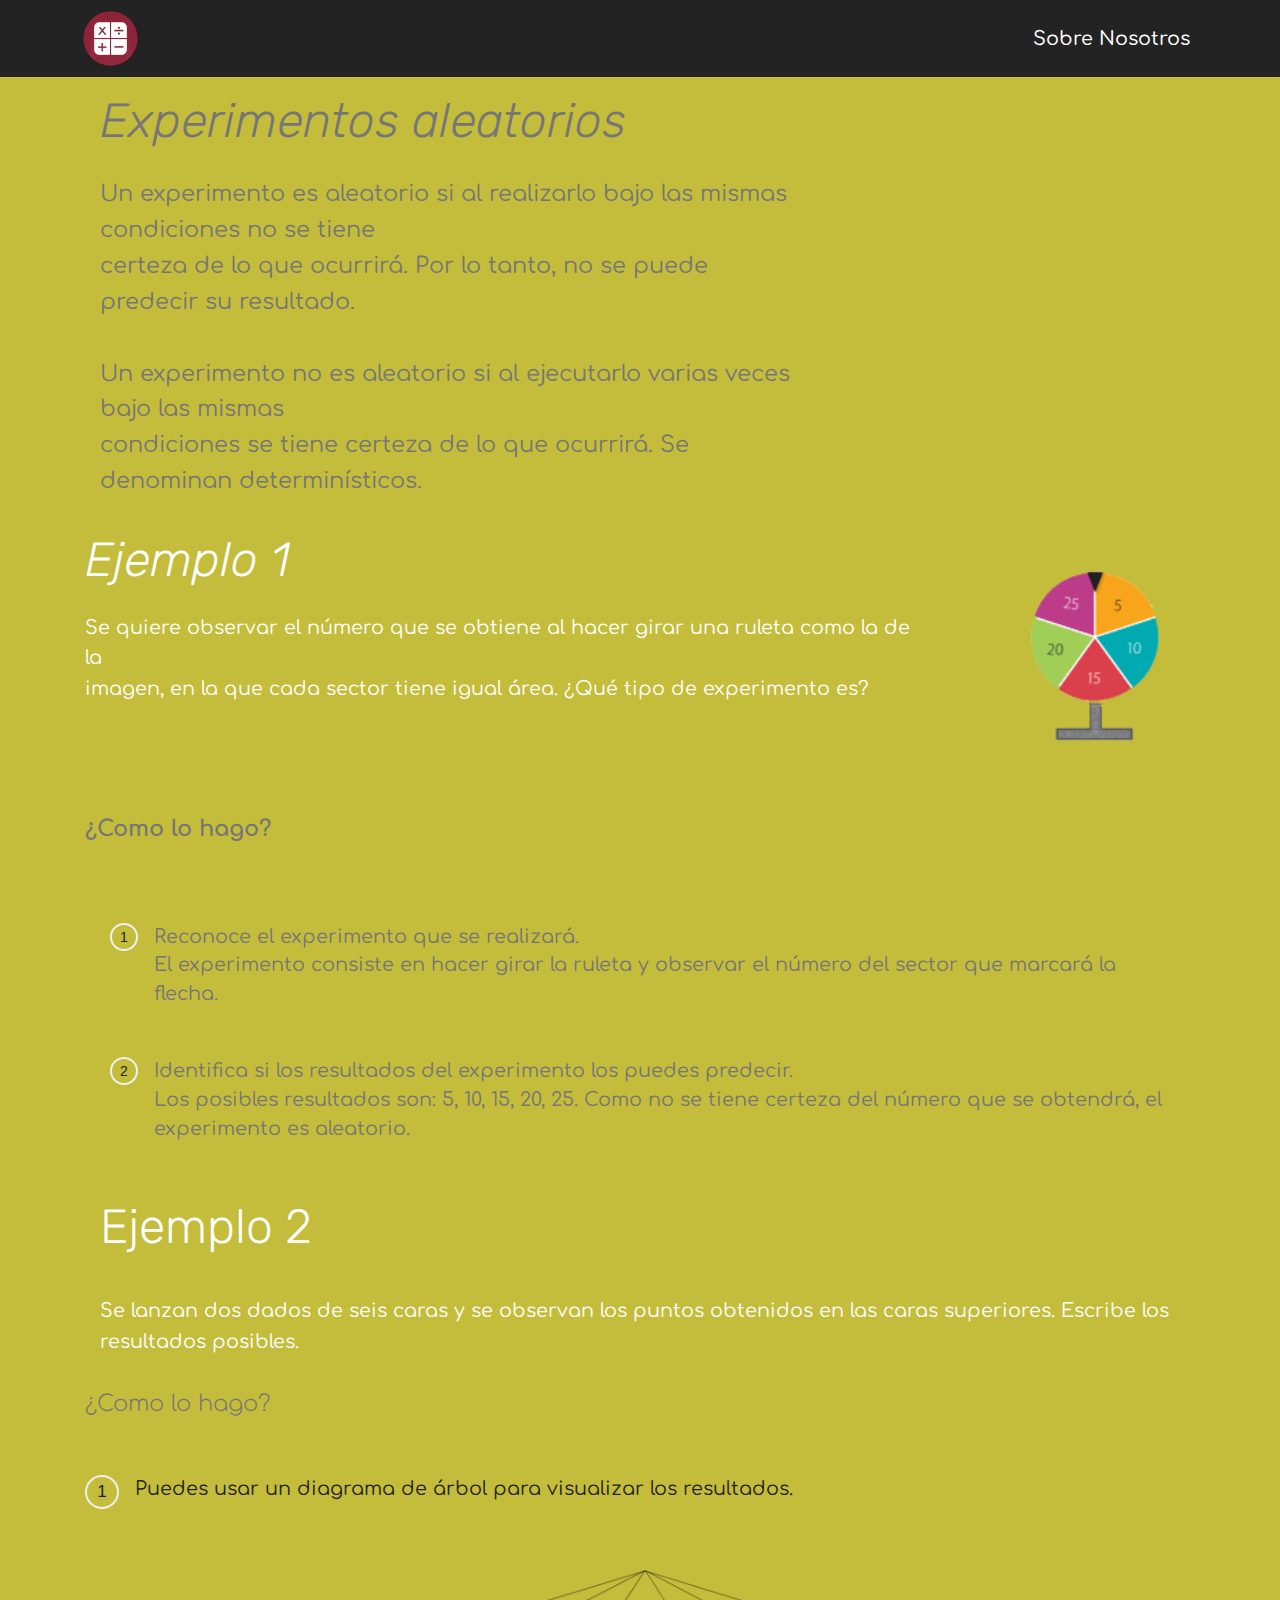
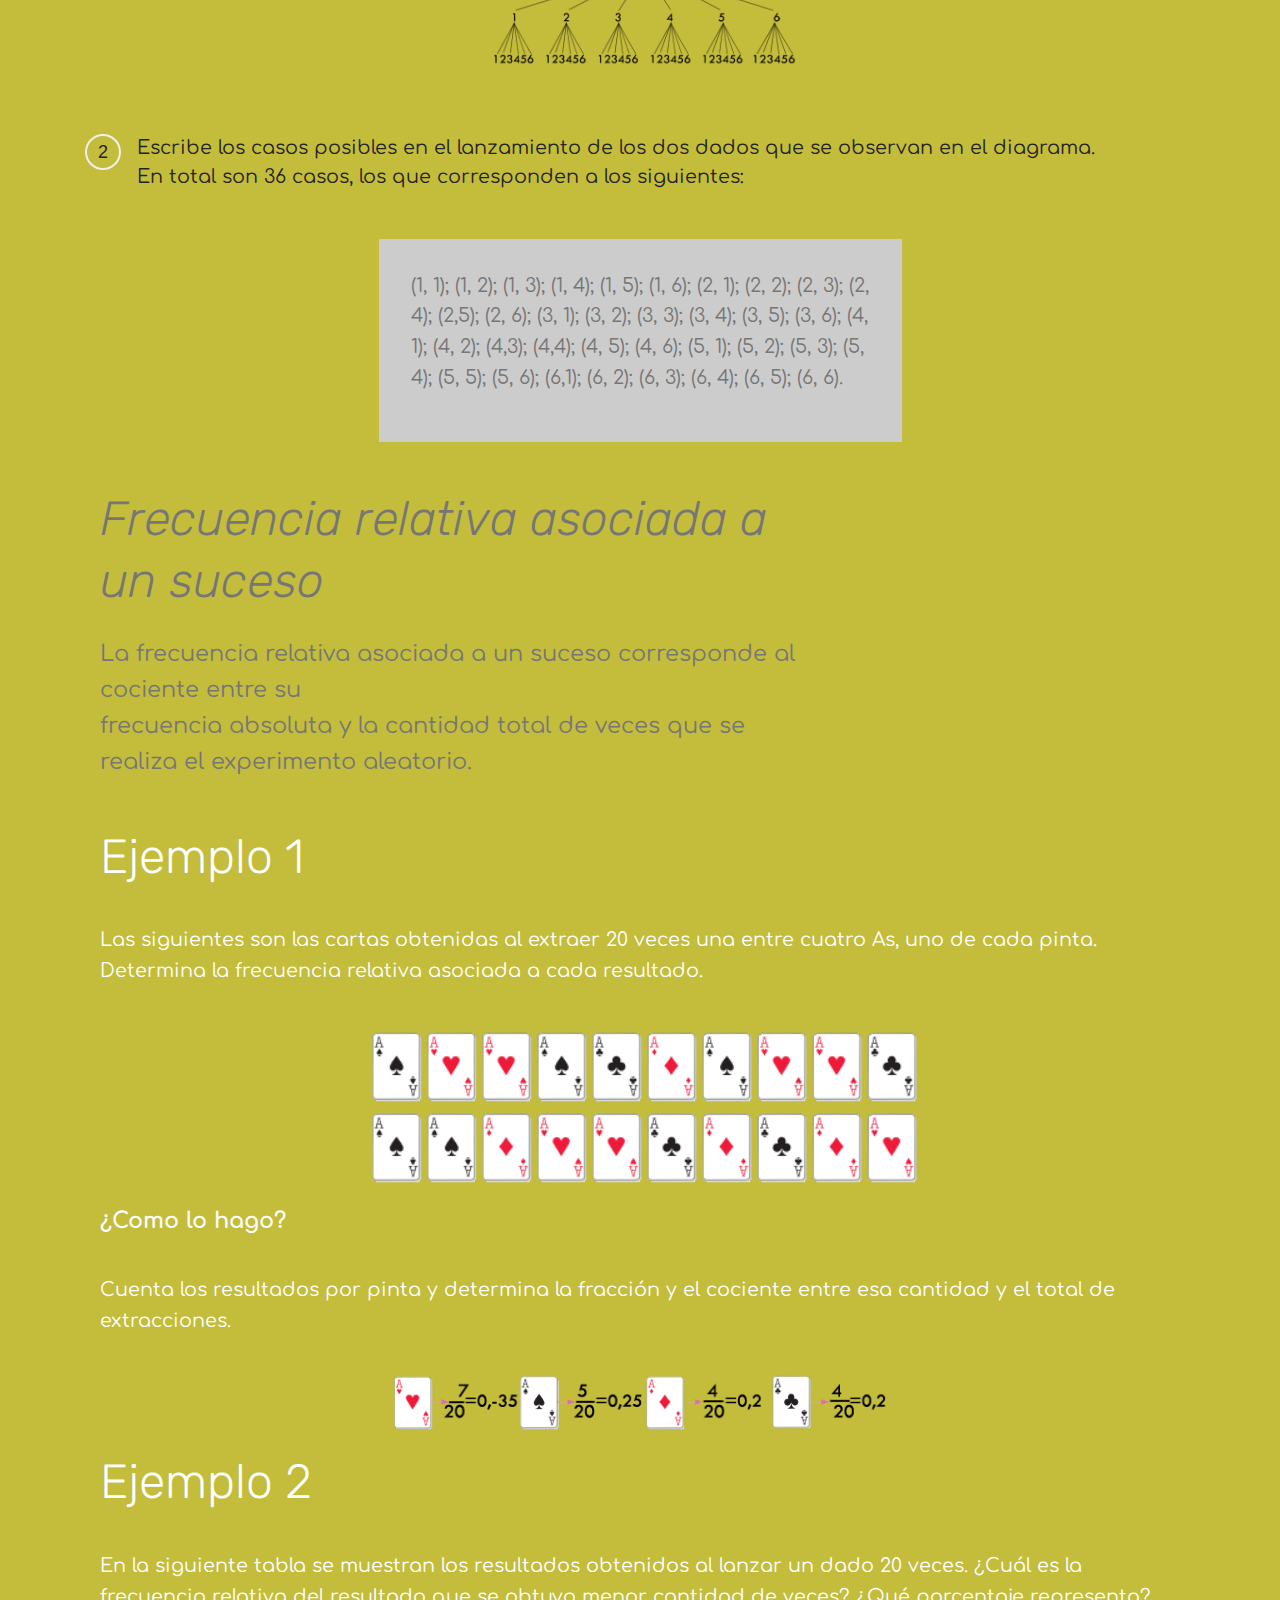
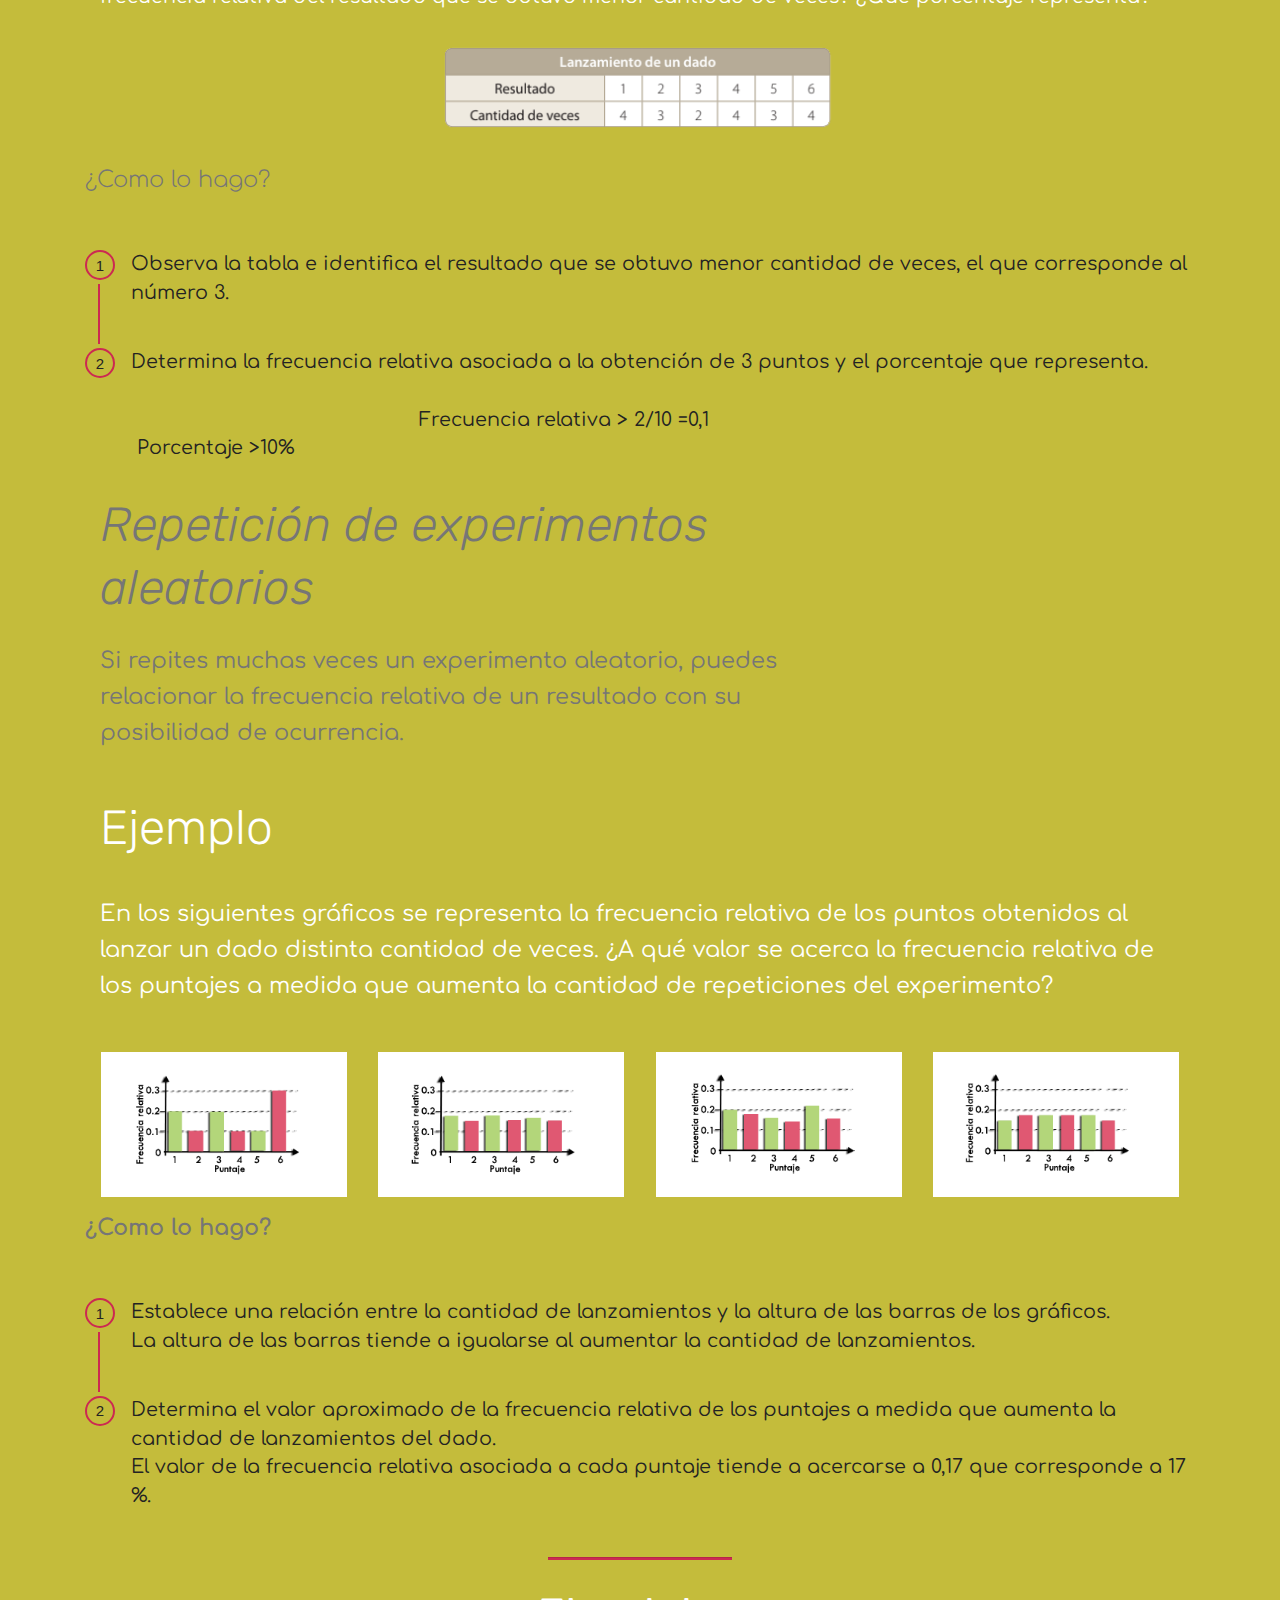
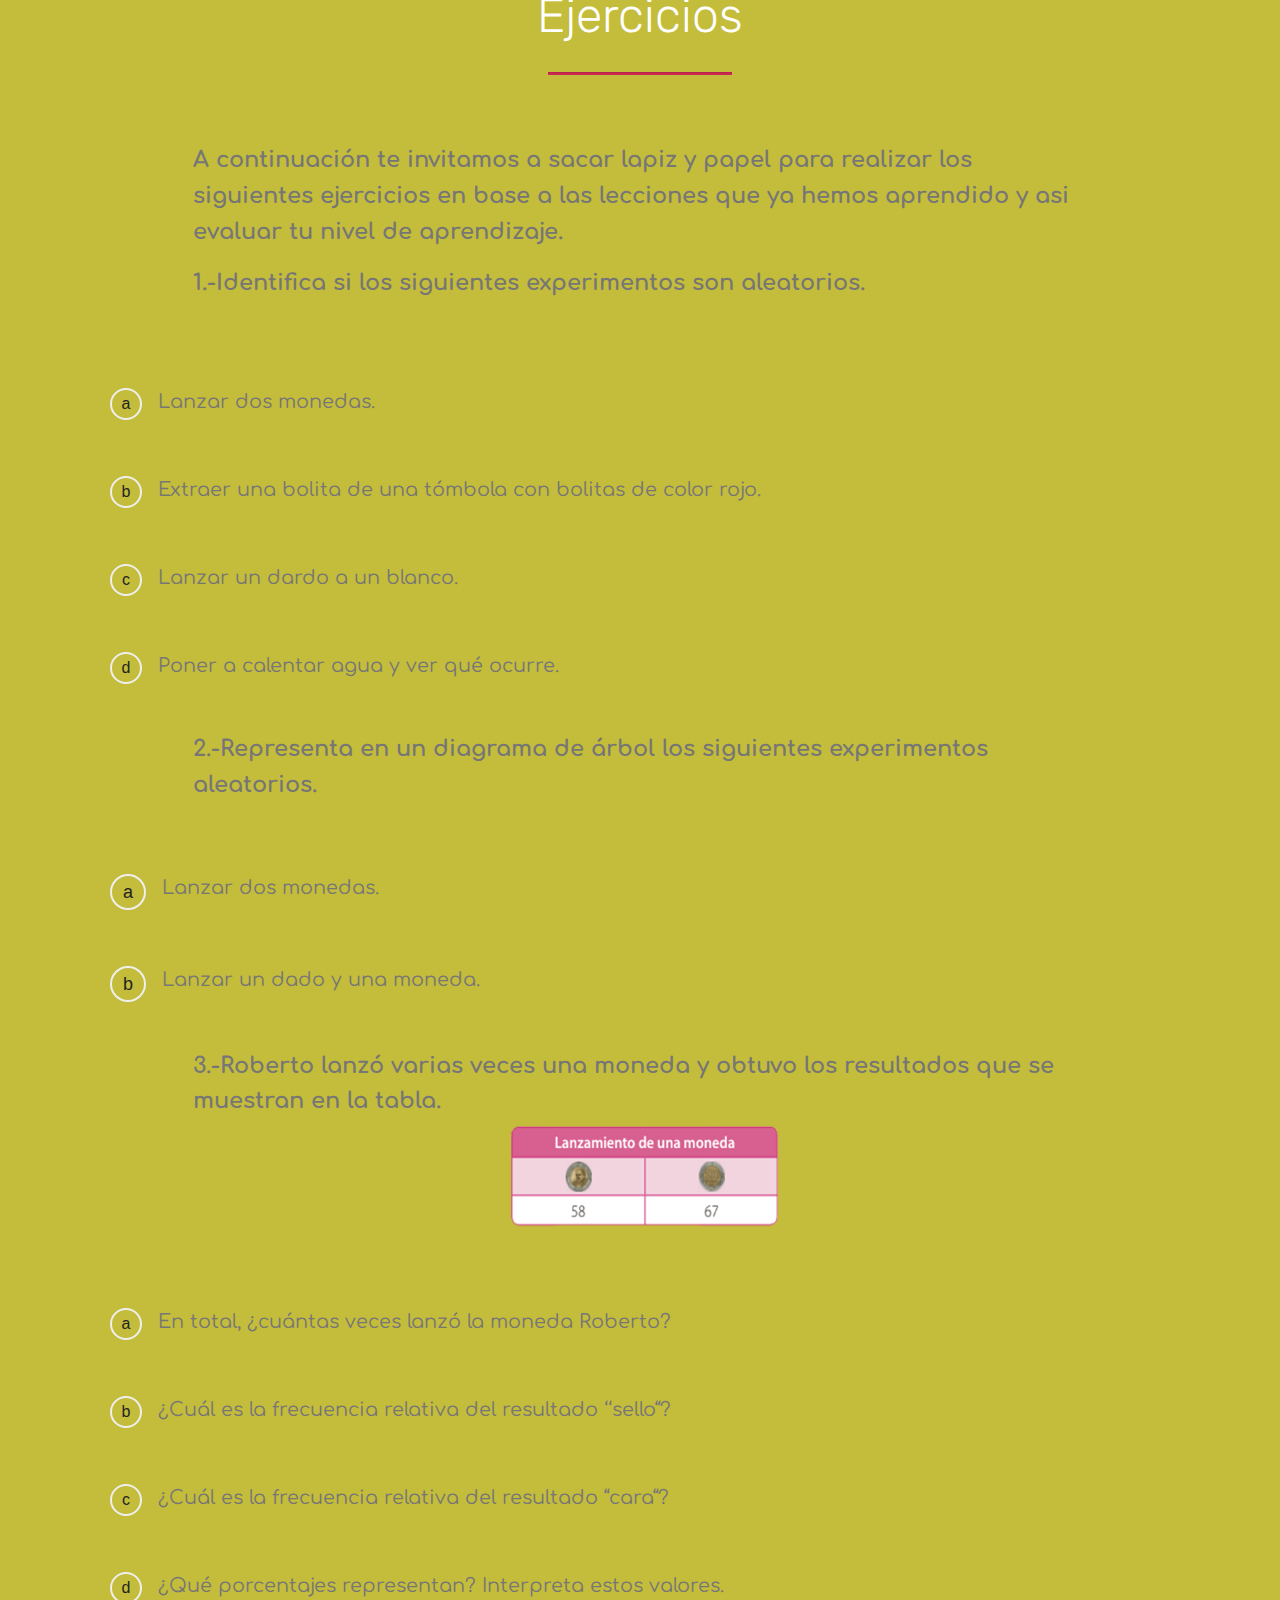
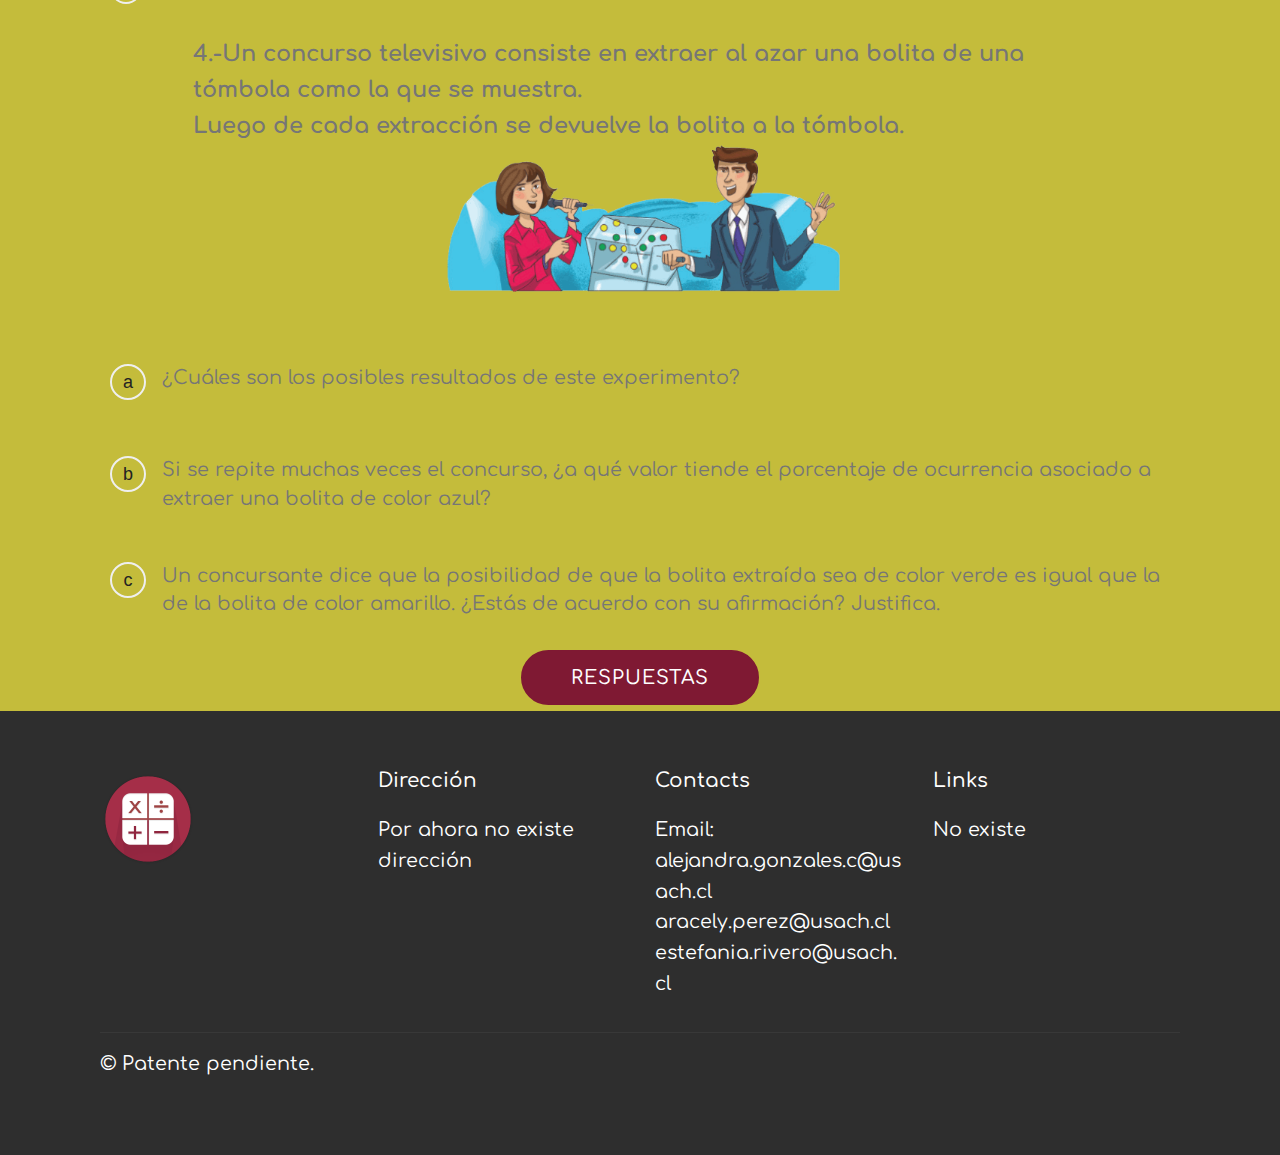
<file: page4.html>
<!DOCTYPE html>
<html  >
<head>
  <!-- Site made with Mobirise Website Builder v4.10.8, https://mobirise.com -->
  <meta charset="UTF-8">
  <meta http-equiv="X-UA-Compatible" content="IE=edge">
  <meta name="generator" content="Mobirise v4.10.8, mobirise.com">
  <meta name="viewport" content="width=device-width, initial-scale=1, minimum-scale=1">
  <link rel="shortcut icon" href="assets/images/pngocean.com-1-122x122.png" type="image/x-icon">
  <meta name="description" content="Website Maker Description">
  
  <title>6°</title>
  <link rel="stylesheet" href="assets/web/assets/mobirise-icons/mobirise-icons.css">
  <link rel="stylesheet" href="assets/tether/tether.min.css">
  <link rel="stylesheet" href="assets/bootstrap/css/bootstrap.min.css">
  <link rel="stylesheet" href="assets/bootstrap/css/bootstrap-grid.min.css">
  <link rel="stylesheet" href="assets/bootstrap/css/bootstrap-reboot.min.css">
  <link rel="stylesheet" href="assets/dropdown/css/style.css">
  <link rel="stylesheet" href="assets/socicon/css/styles.css">
  <link rel="stylesheet" href="assets/theme/css/style.css">
  <link rel="stylesheet" href="assets/gallery/style.css">
  <link rel="stylesheet" href="assets/mobirise/css/mbr-additional.css" type="text/css">
  
  
  
</head>
<body>
  <section class="menu cid-rMsdNzLz3Y" once="menu" id="menu2-e">

    

    <nav class="navbar navbar-expand beta-menu navbar-dropdown align-items-center navbar-toggleable-sm">
        <button class="navbar-toggler navbar-toggler-right" type="button" data-toggle="collapse" data-target="#navbarSupportedContent" aria-controls="navbarSupportedContent" aria-expanded="false" aria-label="Toggle navigation">
            <div class="hamburger">
                <span></span>
                <span></span>
                <span></span>
                <span></span>
            </div>
        </button>
        <div class="menu-logo">
            <div class="navbar-brand">
                <span class="navbar-logo">
                    <a href="index.html">
                        <img src="assets/images/pngocean.com-1-122x122.png" alt="Mobirise" title="" style="height: 3.8rem;">
                    </a>
                </span>
                
            </div>
        </div>
        <div class="collapse navbar-collapse" id="navbarSupportedContent">
            <ul class="navbar-nav nav-dropdown nav-right" data-app-modern-menu="true"><li class="nav-item">
                    <a class="nav-link link text-white display-4" href="page11.html">Sobre Nosotros</a>
                </li></ul>
            
        </div>
    </nav>
</section>

<section class="engine"><a href="https://mobirise.info/c">site builder</a></section><section class="header9 cid-rMUNSsijow" id="header9-1z">

    

    

    <div class="container">
        <div class="media-container-column mbr-white col-lg-8 col-md-10">
            
            <h3 class="mbr-section-subtitle align-left mbr-light pb-3 mbr-fonts-style display-2">Experimentos aleatorios</h3>
            <p class="mbr-text align-left pb-3 mbr-fonts-style display-5">Un experimento es aleatorio si al realizarlo bajo las mismas condiciones no se tiene
<br>certeza de lo que ocurrirá. Por lo tanto, no se puede predecir su resultado.<br>
<br>Un experimento no es aleatorio si al ejecutarlo varias veces bajo las mismas
<br>condiciones se tiene certeza de lo que ocurrirá. Se denominan determinísticos.</p>
            
        </div>
    </div>

    
</section>

<section class="header3 cid-rMUQaBBi3L" id="header3-20">

    

    

    <div class="container">
        <div class="media-container-row">
            <div class="mbr-figure" style="width: 30%;">
                <img src="assets/images/captura-de-pantalla-45111-1-149x172.png" alt="Mobirise" title="">
            </div>

            <div class="media-content">
                <h1 class="mbr-section-title mbr-white pb-3 mbr-fonts-style display-2"><em>Ejemplo 1</em></h1>
                
                <div class="mbr-section-text mbr-white pb-3 ">
                    <p class="mbr-text mbr-fonts-style display-7">Se quiere observar el número que se obtiene al hacer girar una ruleta como la de la
<br>imagen, en la que cada sector tiene igual área. ¿Qué tipo de experimento es?</p>
                </div>
                
            </div>
        </div>
    </div>

</section>

<section class="counters5 counters cid-rMUR5kxOdB" id="counters5-22">

    

    

    <div class="container pt-4 mt-2">
        
        <h3 class="mbr-section-subtitle pb-5 align-center mbr-fonts-style display-5"><strong>¿Como lo hago?</strong></h3>
        <div class="row justify-content-center">
            <div class="cards-block">
                <div class="cards-container">
                    <div class="card px-3 align-left col-12">
                        <div class="panel-item p-4 d-flex">
                            <div class="card-img pr-3">
                                <h3 class="img-text d-flex align-items-center justify-content-center">
                                    1
                                </h3>
                            </div>
                            <div class="card-text">
                                
                                <p class="mbr-content-text mbr-fonts-style display-7">Reconoce el experimento que se realizará.<br>El experimento consiste en hacer girar la ruleta y observar el número del sector que
marcará la flecha.<br></p>
                            </div>
                        </div>
                    </div>
                    <div class="card px-3 align-left col-12">
                        <div class="panel-item p-4 d-flex">
                            <div class="card-img pr-3">
                                <h3 class="img-text d-flex align-items-center justify-content-center">
                                    2
                                </h3>
                            </div>
                            <div class="card-text">
                                
                                <p class="mbr-content-text mbr-fonts-style display-7">Identifica si los resultados del experimento los puedes predecir.<br>Los posibles resultados son: 5, 10, 15, 20, 25. Como no se tiene certeza del número que
se obtendrá, el experimento es aleatorio.<br></p>
                            </div>
                        </div>
                    </div>
                    
                    
                </div>
            </div>
        </div>
    </div>
</section>

<section class="header11 cid-rMUV8sC0eW" id="header11-2a">

    <!-- Block parameters controls (Blue "Gear" panel) -->
    
    <!-- End block parameters -->

    
    <div class="container align-left">
        <div class="media-container-column mbr-white col-md-12">
            
            <h1 class="mbr-section-title py-3 mbr-fonts-style display-2">Ejemplo 2</h1>
            <p class="mbr-text py-3 mbr-fonts-style display-7">Se lanzan dos dados de seis caras y se observan los puntos obtenidos en las caras
superiores. Escribe los resultados posibles.</p>
            
        </div>
    </div>

    
</section>

<section class="step1 cid-rMUWyRMdVc" id="step1-2c">

    

    
    
    <div class="container">
        
        <h3 class="mbr-section-subtitle pb-5 mbr-fonts-style align-center display-5">¿Como lo hago?</h3>
        <div class="step-container">
            <div class="card">
                <div class="step-element d-flex">
                    <div class="step-wrapper pr-3">
                        <h3 class="step d-flex align-items-center justify-content-center">
                            1
                        </h3>
                    </div>          
                    <div class="step-text-content">
                        
                        <p class="mbr-step-text mbr-fonts-style display-7">Puedes usar un diagrama de árbol para visualizar los resultados.</p>
                    </div>
                </div>
            </div>

            

            

            
            
            
            
            
            
            
            
            
            
            
        </div>
    </div>
</section>

<section class="cid-rMUYHL4QWZ" id="image3-2e">

    

    <figure class="mbr-figure container">
            <div class="image-block" style="width: 32%;">
                <img src="assets/images/diagramaaa-754x424.png" width="1400" alt="Mobirise" title="">
                
            </div>
    </figure>
</section>

<section class="step1 cid-rMUZIZK6WV" id="step1-2k">

    

    
    
    <div class="container">
        
        
        <div class="step-container">
            <div class="card">
                <div class="step-element d-flex">
                    <div class="step-wrapper pr-3">
                        <h3 class="step d-flex align-items-center justify-content-center">2</h3>
                    </div>          
                    <div class="step-text-content">
                        
                        <p class="mbr-step-text mbr-fonts-style display-7">Escribe los casos posibles en el lanzamiento de los dos dados que se observan
en el diagrama.
<br>En total son 36 casos, los que corresponden a los siguientes:</p>
                    </div>
                </div>
            </div>

            

            

            
            
            
            
            
            
            
            
            
            
            
        </div>
    </div>
</section>

<section class="features4 cid-rMV0ItzwYZ" id="features4-2m">
    
         

    
    <div class="container">
        <div class="media-container-row">
            <div class="card p-3 col-12 col-md-6">
                <div class="card-wrapper media-container-row media-container-row">
                    <div class="card-box">
                        
                        <p class="mbr-text mbr-fonts-style display-7">(1, 1); (1, 2); (1, 3); (1, 4); (1, 5); (1, 6); (2, 1); (2, 2); (2, 3); (2, 4); (2,5); (2, 6);
(3, 1); (3, 2); (3, 3); (3, 4); (3, 5); (3, 6); (4, 1); (4, 2); (4,3); (4,4); (4, 5); (4, 6);
(5, 1); (5, 2); (5, 3); (5, 4); (5, 5); (5, 6); (6,1); (6, 2); (6, 3); (6, 4); (6, 5); (6, 6).</p>
                    </div>
                </div>
            </div>

            

            

            
        </div>
    </div>
</section>

<section class="header9 cid-rMV3t0mmFw" id="header9-2o">

    

    

    <div class="container">
        <div class="media-container-column mbr-white col-lg-8 col-md-10">
            
            <h3 class="mbr-section-subtitle align-left mbr-light pb-3 mbr-fonts-style display-2">Frecuencia relativa asociada a un suceso</h3>
            <p class="mbr-text align-left pb-3 mbr-fonts-style display-5">La frecuencia relativa asociada a un suceso corresponde al cociente entre su
<br>frecuencia absoluta y la cantidad total de veces que se realiza el experimento aleatorio.</p>
            
        </div>
    </div>

    
</section>

<section class="header11 cid-rN0BLXcu9k" id="header11-2y">

    <!-- Block parameters controls (Blue "Gear" panel) -->
    
    <!-- End block parameters -->

    
    <div class="container align-left">
        <div class="media-container-column mbr-white col-md-12">
            
            <h1 class="mbr-section-title py-3 mbr-fonts-style display-2">Ejemplo 1</h1>
            <p class="mbr-text py-3 mbr-fonts-style display-7">Las siguientes son las cartas obtenidas al extraer 20 veces una entre cuatro As, uno de
cada pinta. Determina la frecuencia relativa asociada a cada resultado.</p>
            
        </div>
    </div>

    
</section>

<section class="cid-rN0Ckrorj6" id="image1-31">

    

    <figure class="mbr-figure container">
        <div class="image-block" style="width: 52%;">
            <img src="assets/images/cartitas-462x139.png" width="1400" alt="Mobirise" title="">
            
        </div>
    </figure>
</section>

<section class="header11 cid-rN0DKeHZsW" id="header11-36">

    <!-- Block parameters controls (Blue "Gear" panel) -->
    
    <!-- End block parameters -->

    
    <div class="container align-left">
        <div class="media-container-column mbr-white col-md-12">
            
            <h1 class="mbr-section-title py-3 mbr-fonts-style display-5"><strong>¿Como lo hago?</strong></h1>
            <p class="mbr-text py-3 mbr-fonts-style display-7">Cuenta los resultados por pinta y determina la fracción y el cociente entre esa cantidad
y el total de extracciones.</p>
            
        </div>
    </div>

    
</section>

<section class="cid-rN0EbgTUzb" id="image1-37">

    

    <figure class="mbr-figure container">
        <div class="image-block" style="width: 45%;">
            <img src="assets/images/cartitas-2-1-510x70.png" width="1400" alt="Mobirise" title="">
            
        </div>
    </figure>
</section>

<section class="header11 cid-rN0EHlmmeb" id="header11-38">

    <!-- Block parameters controls (Blue "Gear" panel) -->
    
    <!-- End block parameters -->

    
    <div class="container align-left">
        <div class="media-container-column mbr-white col-md-12">
            
            <h1 class="mbr-section-title py-3 mbr-fonts-style display-2">Ejemplo 2</h1>
            <p class="mbr-text py-3 mbr-fonts-style display-7">En la siguiente tabla se muestran los resultados obtenidos al lanzar un dado 20 veces.
¿Cuál es la frecuencia relativa del resultado que se obtuvo menor cantidad de veces?
¿Qué porcentaje representa?</p>
            
        </div>
    </div>

    
</section>

<section class="cid-rN0F78ELXi" id="image1-3a">

    

    <figure class="mbr-figure container">
        <div class="image-block" style="width: 37%;">
            <img src="assets/images/captura-de-pantalla-46-415x92.png" width="1400" alt="Mobirise" title="">
            
        </div>
    </figure>
</section>

<section class="step1 cid-rN0Fx794Iq" id="step1-3b">

    

    
    
    <div class="container">
        
        <h3 class="mbr-section-subtitle pb-5 mbr-fonts-style align-center display-5">¿Como lo hago?</h3>
        <div class="step-container">
            <div class="card separline pb-4">
                <div class="step-element d-flex">
                    <div class="step-wrapper pr-3">
                        <h3 class="step d-flex align-items-center justify-content-center">
                            1
                        </h3>
                    </div>          
                    <div class="step-text-content">
                        
                        <p class="mbr-step-text mbr-fonts-style display-7">Observa la tabla e identifica el resultado que se obtuvo menor cantidad de veces, el que
corresponde al número 3.</p>
                    </div>
                </div>
            </div>

            <div class="card">
                <div class="step-element d-flex">
                    <div class="step-wrapper pr-3">
                        <h3 class="step d-flex align-items-center justify-content-center">
                            2
                        </h3>
                    </div>          
                    <div class="step-text-content">
                        
                        <p class="mbr-step-text mbr-fonts-style display-7">Determina la frecuencia relativa asociada a la obtención de 3 puntos y el porcentaje
que representa.<br><br>&nbsp; &nbsp; &nbsp; &nbsp; &nbsp; &nbsp; &nbsp; &nbsp; &nbsp; &nbsp; &nbsp; &nbsp; &nbsp; &nbsp; &nbsp; &nbsp; &nbsp; &nbsp; &nbsp; &nbsp; &nbsp; &nbsp; &nbsp; &nbsp; Frecuencia relativa &gt; 2/10 =0,1 &nbsp; &nbsp; &nbsp; &nbsp; &nbsp; &nbsp; &nbsp; &nbsp; &nbsp; &nbsp; &nbsp; &nbsp; &nbsp; &nbsp; &nbsp; &nbsp; &nbsp; &nbsp; &nbsp; &nbsp; &nbsp; &nbsp; &nbsp; &nbsp; &nbsp; &nbsp; &nbsp; &nbsp; &nbsp; &nbsp; &nbsp; &nbsp;Porcentaje &gt;10%</p>
                    </div>
                </div>
            </div>

            

            
            
            
            
            
            
            
            
            
            
            
        </div>
    </div>
</section>

<section class="header9 cid-rN0GOSYywb" id="header9-3c">

    

    

    <div class="container">
        <div class="media-container-column mbr-white col-lg-8 col-md-10">
            
            <h3 class="mbr-section-subtitle align-left mbr-light pb-3 mbr-fonts-style display-2">Repetición de experimentos aleatorios</h3>
            <p class="mbr-text align-left pb-3 mbr-fonts-style display-5">Si repites muchas veces un experimento aleatorio, puedes relacionar la frecuencia
relativa de un resultado con su posibilidad de ocurrencia.</p>
            
        </div>
    </div>

    
</section>

<section class="header11 cid-rN0HcAuqxW" id="header11-3d">

    <!-- Block parameters controls (Blue "Gear" panel) -->
    
    <!-- End block parameters -->

    
    <div class="container align-left">
        <div class="media-container-column mbr-white col-md-12">
            
            <h1 class="mbr-section-title py-3 mbr-fonts-style display-2">Ejemplo</h1>
            <p class="mbr-text py-3 mbr-fonts-style display-5">En los siguientes gráficos se representa la frecuencia relativa de los puntos obtenidos al
lanzar un dado distinta cantidad de veces. ¿A qué valor se acerca la frecuencia relativa
de los puntajes a medida que aumenta la cantidad de repeticiones del experimento?</p>
            
        </div>
    </div>

    
</section>

<section class="mbr-gallery mbr-slider-carousel cid-rN0HvCraWn" id="gallery2-3f">

    

    <div class="container">
        <div><!-- Filter --><!-- Gallery --><div class="mbr-gallery-row"><div class="mbr-gallery-layout-default"><div><div><div class="mbr-gallery-item mbr-gallery-item--p2" data-video-url="false" data-tags="Increíble"><div href="#lb-gallery2-3f" data-slide-to="0" data-toggle="modal"><img src="assets/images/grafico-1-324x192-324x192.png" alt="" title=""><span class="icon-focus"></span></div></div><div class="mbr-gallery-item mbr-gallery-item--p2" data-video-url="false" data-tags="Increíble"><div href="#lb-gallery2-3f" data-slide-to="1" data-toggle="modal"><img src="assets/images/grafico-2-324x192-324x192.png" alt="" title=""><span class="icon-focus"></span></div></div><div class="mbr-gallery-item mbr-gallery-item--p2" data-video-url="false" data-tags="Responsive"><div href="#lb-gallery2-3f" data-slide-to="2" data-toggle="modal"><img src="assets/images/grafico-3-324x192-324x192.png" alt="" title=""><span class="icon-focus"></span></div></div><div class="mbr-gallery-item mbr-gallery-item--p2" data-video-url="false" data-tags="Animada"><div href="#lb-gallery2-3f" data-slide-to="3" data-toggle="modal"><img src="assets/images/grafico-4-324x192-324x192.png" alt="" title=""><span class="icon-focus"></span></div></div></div></div><div class="clearfix"></div></div></div><!-- Lightbox --><div data-app-prevent-settings="" class="mbr-slider modal fade carousel slide" tabindex="-1" data-keyboard="true" data-interval="false" id="lb-gallery2-3f"><div class="modal-dialog"><div class="modal-content"><div class="modal-body"><div class="carousel-inner"><div class="carousel-item active"><img src="assets/images/grafico-1-324x192.png" alt="" title=""></div><div class="carousel-item"><img src="assets/images/grafico-2-324x192.png" alt="" title=""></div><div class="carousel-item"><img src="assets/images/grafico-3-324x192.png" alt="" title=""></div><div class="carousel-item"><img src="assets/images/grafico-4-324x192.png" alt="" title=""></div></div><a class="carousel-control carousel-control-prev" role="button" data-slide="prev" href="#lb-gallery2-3f"><span class="mbri-left mbr-iconfont" aria-hidden="true"></span><span class="sr-only">Previous</span></a><a class="carousel-control carousel-control-next" role="button" data-slide="next" href="#lb-gallery2-3f"><span class="mbri-right mbr-iconfont" aria-hidden="true"></span><span class="sr-only">Next</span></a><a class="close" href="#" role="button" data-dismiss="modal"><span class="sr-only">Close</span></a></div></div></div></div></div>
    </div>

</section>

<section class="step1 cid-rN0InRV5Uv" id="step1-3g">

    

    
    
    <div class="container">
        
        <h3 class="mbr-section-subtitle pb-5 mbr-fonts-style align-center display-5"><strong>¿Como lo hago?</strong></h3>
        <div class="step-container">
            <div class="card separline pb-4">
                <div class="step-element d-flex">
                    <div class="step-wrapper pr-3">
                        <h3 class="step d-flex align-items-center justify-content-center">
                            1
                        </h3>
                    </div>          
                    <div class="step-text-content">
                        
                        <p class="mbr-step-text mbr-fonts-style display-7">Establece una relación entre la cantidad de lanzamientos y la altura de las barras de
los gráficos.<br>La altura de las barras tiende a igualarse al aumentar la cantidad de lanzamientos.</p>
                    </div>
                </div>
            </div>

            <div class="card">
                <div class="step-element d-flex">
                    <div class="step-wrapper pr-3">
                        <h3 class="step d-flex align-items-center justify-content-center">
                            2
                        </h3>
                    </div>          
                    <div class="step-text-content">
                        
                        <p class="mbr-step-text mbr-fonts-style display-7">Determina el valor aproximado de la frecuencia relativa de los puntajes a medida que
aumenta la cantidad de lanzamientos del dado.
<br>El valor de la frecuencia relativa asociada a cada puntaje tiende a acercarse a 0,17 que
corresponde a 17 %.</p>
                    </div>
                </div>
            </div>

            

            
            
            
            
            
            
            
            
            
            
            
        </div>
    </div>
</section>

<section class="mbr-section article content10 cid-rN0KyXrsqE" id="content10-3h">
    
     

    <div class="container">
        <div class="inner-container" style="width: 66%;">
            <hr class="line" style="width: 25%;">
            <div class="section-text align-center mbr-white mbr-fonts-style display-2">Ejercicios</div>
            <hr class="line" style="width: 25%;">
        </div>
    </div>
</section>

<section class="mbr-section article content1 cid-rN0LJZ3UKK" id="content1-3j">
    
     

    <div class="container">
        <div class="media-container-row">
            <div class="mbr-text col-12 mbr-fonts-style display-5 col-md-10"><p><br></p><p><strong>A continuación te invitamos a sacar lapiz y papel para realizar los siguientes ejercicios en base a las lecciones que ya hemos aprendido y asi evaluar tu nivel de aprendizaje.</strong></p><p><strong>1.-Identifica si los siguientes experimentos son aleatorios.</strong></p></div>
        </div>
    </div>
</section>

<section class="counters5 counters cid-rN0MVsHOqs" id="counters5-3o">

    

    

    <div class="container pt-4 mt-2">
        
        
        <div class="row justify-content-center">
            <div class="cards-block">
                <div class="cards-container">
                    <div class="card px-3 align-left col-12">
                        <div class="panel-item p-4 d-flex">
                            <div class="card-img pr-3">
                                <h3 class="img-text d-flex align-items-center justify-content-center">a</h3>
                            </div>
                            <div class="card-text">
                                
                                <p class="mbr-content-text mbr-fonts-style display-7">Lanzar dos monedas.</p>
                            </div>
                        </div>
                    </div>
                    <div class="card px-3 align-left col-12">
                        <div class="panel-item p-4 d-flex">
                            <div class="card-img pr-3">
                                <h3 class="img-text d-flex align-items-center justify-content-center">
                                    b
                                </h3>
                            </div>
                            <div class="card-text">
                                
                                <p class="mbr-content-text mbr-fonts-style display-7">Extraer una bolita de una tómbola con bolitas de color rojo.</p>
                            </div>
                        </div>
                    </div>
                    <div class="card px-3 align-left col-12">
                        <div class="panel-item p-4 d-flex">
                            <div class="card-img pr-3">
                                <h3 class="img-text d-flex align-items-center justify-content-center">
                                    c
                                </h3>
                            </div>
                            <div class="card-text">
                                
                                <p class="mbr-content-text mbr-fonts-style display-7">Lanzar un dardo a un blanco.</p>
                            </div>
                        </div>
                    </div>
                    <div class="card px-3 align-left col-12">
                        <div class="panel-item p-4 d-flex">
                            <div class="card-img pr-3">
                                <h3 class="img-text d-flex align-items-center justify-content-center">
                                    d
                                </h3>
                            </div>
                            <div class="card-texts">
                                
                                <p class="mbr-content-text mbr-fonts-style display-7">Poner a calentar agua y ver qué ocurre.</p>
                            </div>
                        </div>
                    </div>
                </div>
            </div>
        </div>
    </div>
</section>

<section class="mbr-section article content1 cid-rN0NTP6ZKc" id="content1-3p">
    
     

    <div class="container">
        <div class="media-container-row">
            <div class="mbr-text col-12 mbr-fonts-style display-5 col-md-10"><strong>2.-Representa en un diagrama de árbol los siguientes experimentos aleatorios.</strong></div>
        </div>
    </div>
</section>

<section class="counters5 counters cid-rN0OFmoYTD" id="counters5-3r">

    

    

    <div class="container pt-4 mt-2">
        
        
        <div class="row justify-content-center">
            <div class="cards-block">
                <div class="cards-container">
                    <div class="card px-3 align-left col-12">
                        <div class="panel-item p-4 d-flex">
                            <div class="card-img pr-3">
                                <h3 class="img-text d-flex align-items-center justify-content-center">
                                    a
                                </h3>
                            </div>
                            <div class="card-text">
                                
                                <p class="mbr-content-text mbr-fonts-style display-7">Lanzar dos monedas.</p>
                            </div>
                        </div>
                    </div>
                    <div class="card px-3 align-left col-12">
                        <div class="panel-item p-4 d-flex">
                            <div class="card-img pr-3">
                                <h3 class="img-text d-flex align-items-center justify-content-center">
                                    b
                                </h3>
                            </div>
                            <div class="card-text">
                                
                                <p class="mbr-content-text mbr-fonts-style display-7">Lanzar un dado y una moneda. &nbsp; &nbsp; &nbsp; &nbsp; &nbsp; &nbsp; &nbsp; &nbsp; &nbsp; &nbsp; &nbsp; &nbsp; &nbsp; &nbsp; &nbsp; &nbsp; &nbsp; &nbsp; &nbsp; &nbsp; &nbsp; &nbsp; &nbsp; &nbsp; &nbsp; &nbsp; &nbsp; &nbsp; &nbsp; &nbsp; &nbsp; &nbsp; &nbsp; &nbsp; &nbsp; &nbsp; &nbsp; &nbsp; &nbsp; &nbsp; &nbsp; &nbsp; &nbsp; &nbsp; &nbsp; &nbsp; &nbsp; &nbsp; &nbsp; &nbsp; &nbsp; &nbsp; &nbsp; &nbsp; &nbsp; &nbsp; &nbsp; &nbsp; &nbsp; &nbsp; &nbsp; &nbsp; &nbsp; &nbsp; &nbsp; &nbsp; &nbsp;</p>
                            </div>
                        </div>
                    </div>
                    
                    
                </div>
            </div>
        </div>
    </div>
</section>

<section class="mbr-section article content1 cid-rN0PnslxEC" id="content1-3s">
    
     

    <div class="container">
        <div class="media-container-row">
            <div class="mbr-text col-12 mbr-fonts-style display-5 col-md-10"><strong>3.-Roberto lanzó varias veces una moneda y obtuvo los resultados que se muestran en la tabla.</strong></div>
        </div>
    </div>
</section>

<section class="cid-rN0PEHAJhL" id="image1-3t">

    

    <figure class="mbr-figure container">
        <div class="image-block" style="width: 27%;">
            <img src="assets/images/cuadrox-435x171.png" width="1400" alt="Mobirise" title="">
            
        </div>
    </figure>
</section>

<section class="counters5 counters cid-rN0PNDhP8C" id="counters5-3u">

    

    

    <div class="container pt-4 mt-2">
        
        
        <div class="row justify-content-center">
            <div class="cards-block">
                <div class="cards-container">
                    <div class="card px-3 align-left col-12">
                        <div class="panel-item p-4 d-flex">
                            <div class="card-img pr-3">
                                <h3 class="img-text d-flex align-items-center justify-content-center">
                                    a
                                </h3>
                            </div>
                            <div class="card-text">
                                
                                <p class="mbr-content-text mbr-fonts-style display-7">En total, ¿cuántas veces lanzó la moneda Roberto?</p>
                            </div>
                        </div>
                    </div>
                    <div class="card px-3 align-left col-12">
                        <div class="panel-item p-4 d-flex">
                            <div class="card-img pr-3">
                                <h3 class="img-text d-flex align-items-center justify-content-center">
                                    b
                                </h3>
                            </div>
                            <div class="card-text">
                                
                                <p class="mbr-content-text mbr-fonts-style display-7">¿Cuál es la frecuencia relativa del resultado ‘‘sello“?</p>
                            </div>
                        </div>
                    </div>
                    <div class="card px-3 align-left col-12">
                        <div class="panel-item p-4 d-flex">
                            <div class="card-img pr-3">
                                <h3 class="img-text d-flex align-items-center justify-content-center">
                                    c
                                </h3>
                            </div>
                            <div class="card-text">
                                
                                <p class="mbr-content-text mbr-fonts-style display-7">¿Cuál es la frecuencia relativa del resultado “cara“?</p>
                            </div>
                        </div>
                    </div>
                    <div class="card px-3 align-left col-12">
                        <div class="panel-item p-4 d-flex">
                            <div class="card-img pr-3">
                                <h3 class="img-text d-flex align-items-center justify-content-center">
                                    d
                                </h3>
                            </div>
                            <div class="card-texts">
                                
                                <p class="mbr-content-text mbr-fonts-style display-7">¿Qué porcentajes representan? Interpreta estos valores.</p>
                            </div>
                        </div>
                    </div>
                </div>
            </div>
        </div>
    </div>
</section>

<section class="mbr-section article content1 cid-rN0QtSIX4J" id="content1-3v">
    
     

    <div class="container">
        <div class="media-container-row">
            <div class="mbr-text col-12 mbr-fonts-style display-5 col-md-10"><strong>4.-Un concurso televisivo consiste en extraer al azar una bolita de una tómbola como la que se muestra.
</strong><div><strong>Luego de cada extracción se devuelve la bolita a la tómbola.</strong></div></div>
        </div>
    </div>
</section>

<section class="cid-rN0QFCHIAz" id="image1-3w">

    

    <figure class="mbr-figure container">
        <div class="image-block" style="width: 36%;">
            <img src="assets/images/monos-feoss-532x199.png" width="1400" alt="Mobirise" title="">
            
        </div>
    </figure>
</section>

<section class="counters5 counters cid-rN0QPqFa6f" id="counters5-3x">

    

    

    <div class="container pt-4 mt-2">
        
        
        <div class="row justify-content-center">
            <div class="cards-block">
                <div class="cards-container">
                    <div class="card px-3 align-left col-12">
                        <div class="panel-item p-4 d-flex">
                            <div class="card-img pr-3">
                                <h3 class="img-text d-flex align-items-center justify-content-center">
                                    a
                                </h3>
                            </div>
                            <div class="card-text">
                                
                                <p class="mbr-content-text mbr-fonts-style display-7">¿Cuáles son los posibles resultados de este experimento?</p>
                            </div>
                        </div>
                    </div>
                    <div class="card px-3 align-left col-12">
                        <div class="panel-item p-4 d-flex">
                            <div class="card-img pr-3">
                                <h3 class="img-text d-flex align-items-center justify-content-center">
                                    b
                                </h3>
                            </div>
                            <div class="card-text">
                                
                                <p class="mbr-content-text mbr-fonts-style display-7">Si se repite muchas veces el concurso, ¿a qué valor tiende el porcentaje de ocurrencia asociado a
extraer una bolita de color azul?</p>
                            </div>
                        </div>
                    </div>
                    <div class="card px-3 align-left col-12">
                        <div class="panel-item p-4 d-flex">
                            <div class="card-img pr-3">
                                <h3 class="img-text d-flex align-items-center justify-content-center">
                                    c
                                </h3>
                            </div>
                            <div class="card-text">
                                
                                <p class="mbr-content-text mbr-fonts-style display-7">Un concursante dice que la posibilidad de que la bolita extraída sea de color verde es igual que la de la
bolita de color amarillo. ¿Estás de acuerdo con su afirmación? Justifica.</p>
                            </div>
                        </div>
                    </div>
                    
                </div>
            </div>
        </div>
    </div>
</section>

<section class="mbr-section content8 cid-rN0RcTIxDT" id="content8-3y">

    

    <div class="container">
        <div class="media-container-row title">
            <div class="col-12 col-md-8">
                <div class="mbr-section-btn align-center"><a class="btn btn-secondary display-4" href="https://mobirise.co">RESPUESTAS</a></div>
            </div>
        </div>
    </div>
</section>

<section class="cid-rN0RlEFIGa" id="footer1-3z">

    

    

    <div class="container">
        <div class="media-container-row content text-white">
            <div class="col-12 col-md-3">
                <div class="media-wrap">
                    <a href="index.html">
                        <img src="assets/images/icon-192x192.png" alt="Mobirise" title="">
                    </a>
                </div>
            </div>
            <div class="col-12 col-md-3 mbr-fonts-style display-7">
                <h5 class="pb-3">Dirección</h5>
                <p class="mbr-text">Por ahora no existe dirección</p>
            </div>
            <div class="col-12 col-md-3 mbr-fonts-style display-7">
                <h5 class="pb-3">
                    Contacts
                </h5>
                <p class="mbr-text">
                    Email: alejandra.gonzales.c@usach.cl
<br>aracely.perez@usach.cl<br>estefania.rivero@usach.cl</p>
            </div>
            <div class="col-12 col-md-3 mbr-fonts-style display-7">
                <h5 class="pb-3">
                    Links
                </h5>
                <p class="mbr-text">No existe</p>
            </div>
        </div>
        <div class="footer-lower">
            <div class="media-container-row">
                <div class="col-sm-12">
                    <hr>
                </div>
            </div>
            <div class="media-container-row mbr-white">
                <div class="col-sm-6 copyright">
                    <p class="mbr-text mbr-fonts-style display-7">
                        © Patente pendiente.</p>
                </div>
                <div class="col-md-6">
                    
                </div>
            </div>
        </div>
    </div>
</section>


  <script src="assets/web/assets/jquery/jquery.min.js"></script>
  <script src="assets/popper/popper.min.js"></script>
  <script src="assets/tether/tether.min.js"></script>
  <script src="assets/bootstrap/js/bootstrap.min.js"></script>
  <script src="assets/smoothscroll/smooth-scroll.js"></script>
  <script src="assets/dropdown/js/nav-dropdown.js"></script>
  <script src="assets/dropdown/js/navbar-dropdown.js"></script>
  <script src="assets/touchswipe/jquery.touch-swipe.min.js"></script>
  <script src="assets/masonry/masonry.pkgd.min.js"></script>
  <script src="assets/imagesloaded/imagesloaded.pkgd.min.js"></script>
  <script src="assets/bootstrapcarouselswipe/bootstrap-carousel-swipe.js"></script>
  <script src="assets/vimeoplayer/jquery.mb.vimeo_player.js"></script>
  <script src="assets/viewportchecker/jquery.viewportchecker.js"></script>
  <script src="assets/theme/js/script.js"></script>
  <script src="assets/gallery/player.min.js"></script>
  <script src="assets/gallery/script.js"></script>
  <script src="assets/slidervideo/script.js"></script>
  
  
 <div id="scrollToTop" class="scrollToTop mbr-arrow-up"><a style="text-align: center;"><i class="mbr-arrow-up-icon mbr-arrow-up-icon-cm cm-icon cm-icon-smallarrow-up"></i></a></div>
  </body>
</html>
</file>
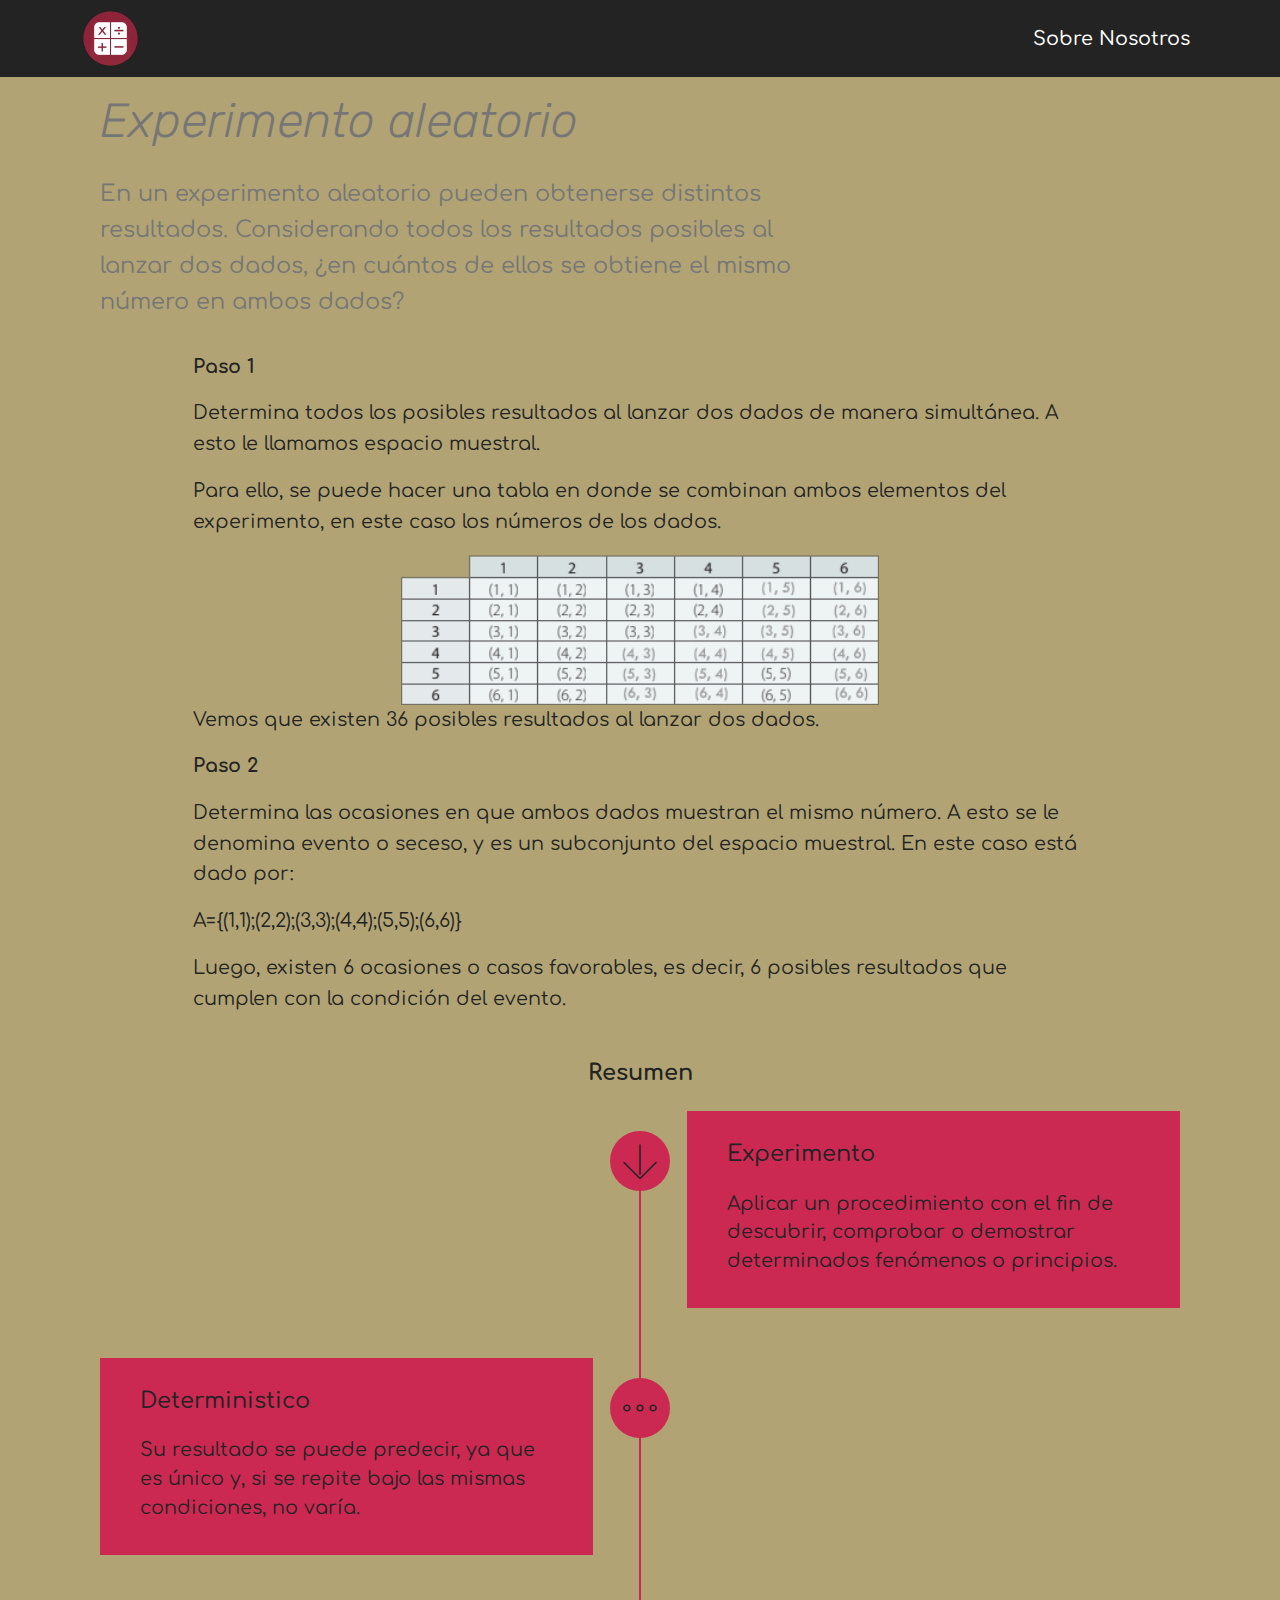
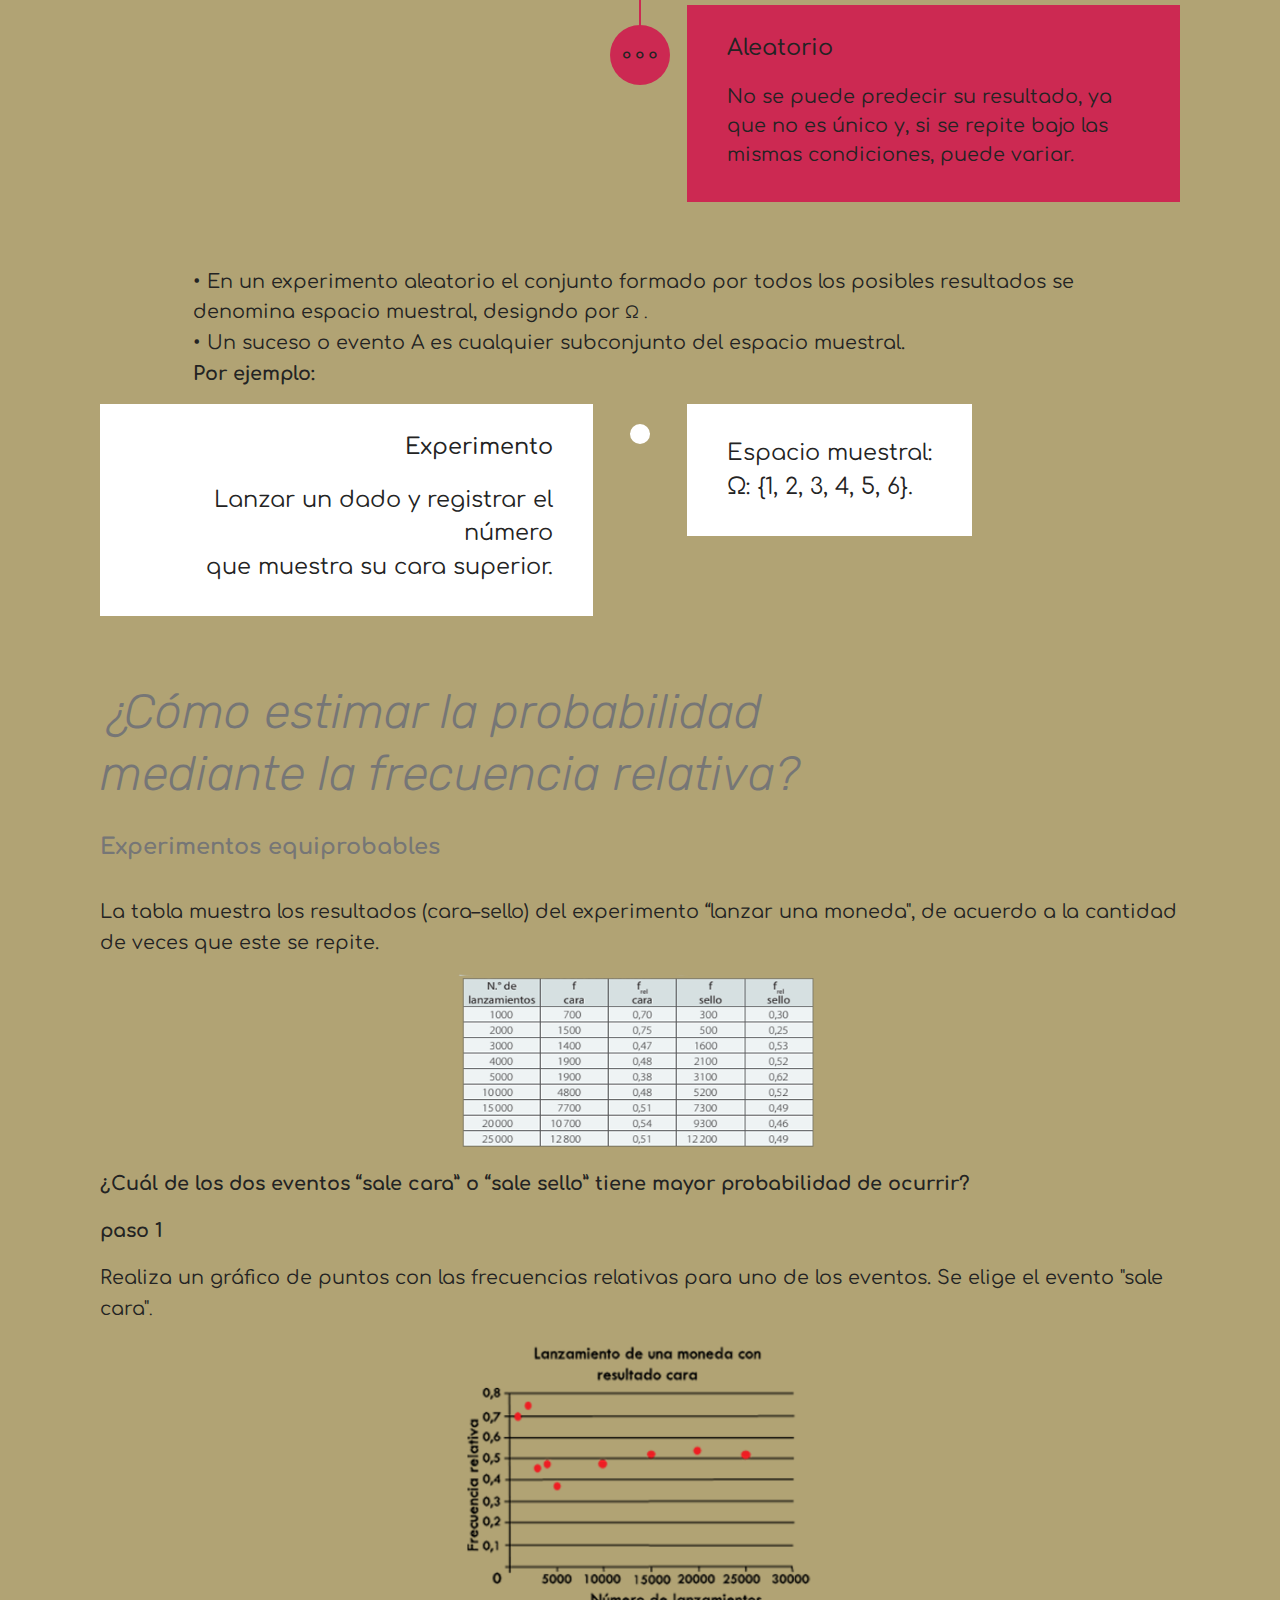
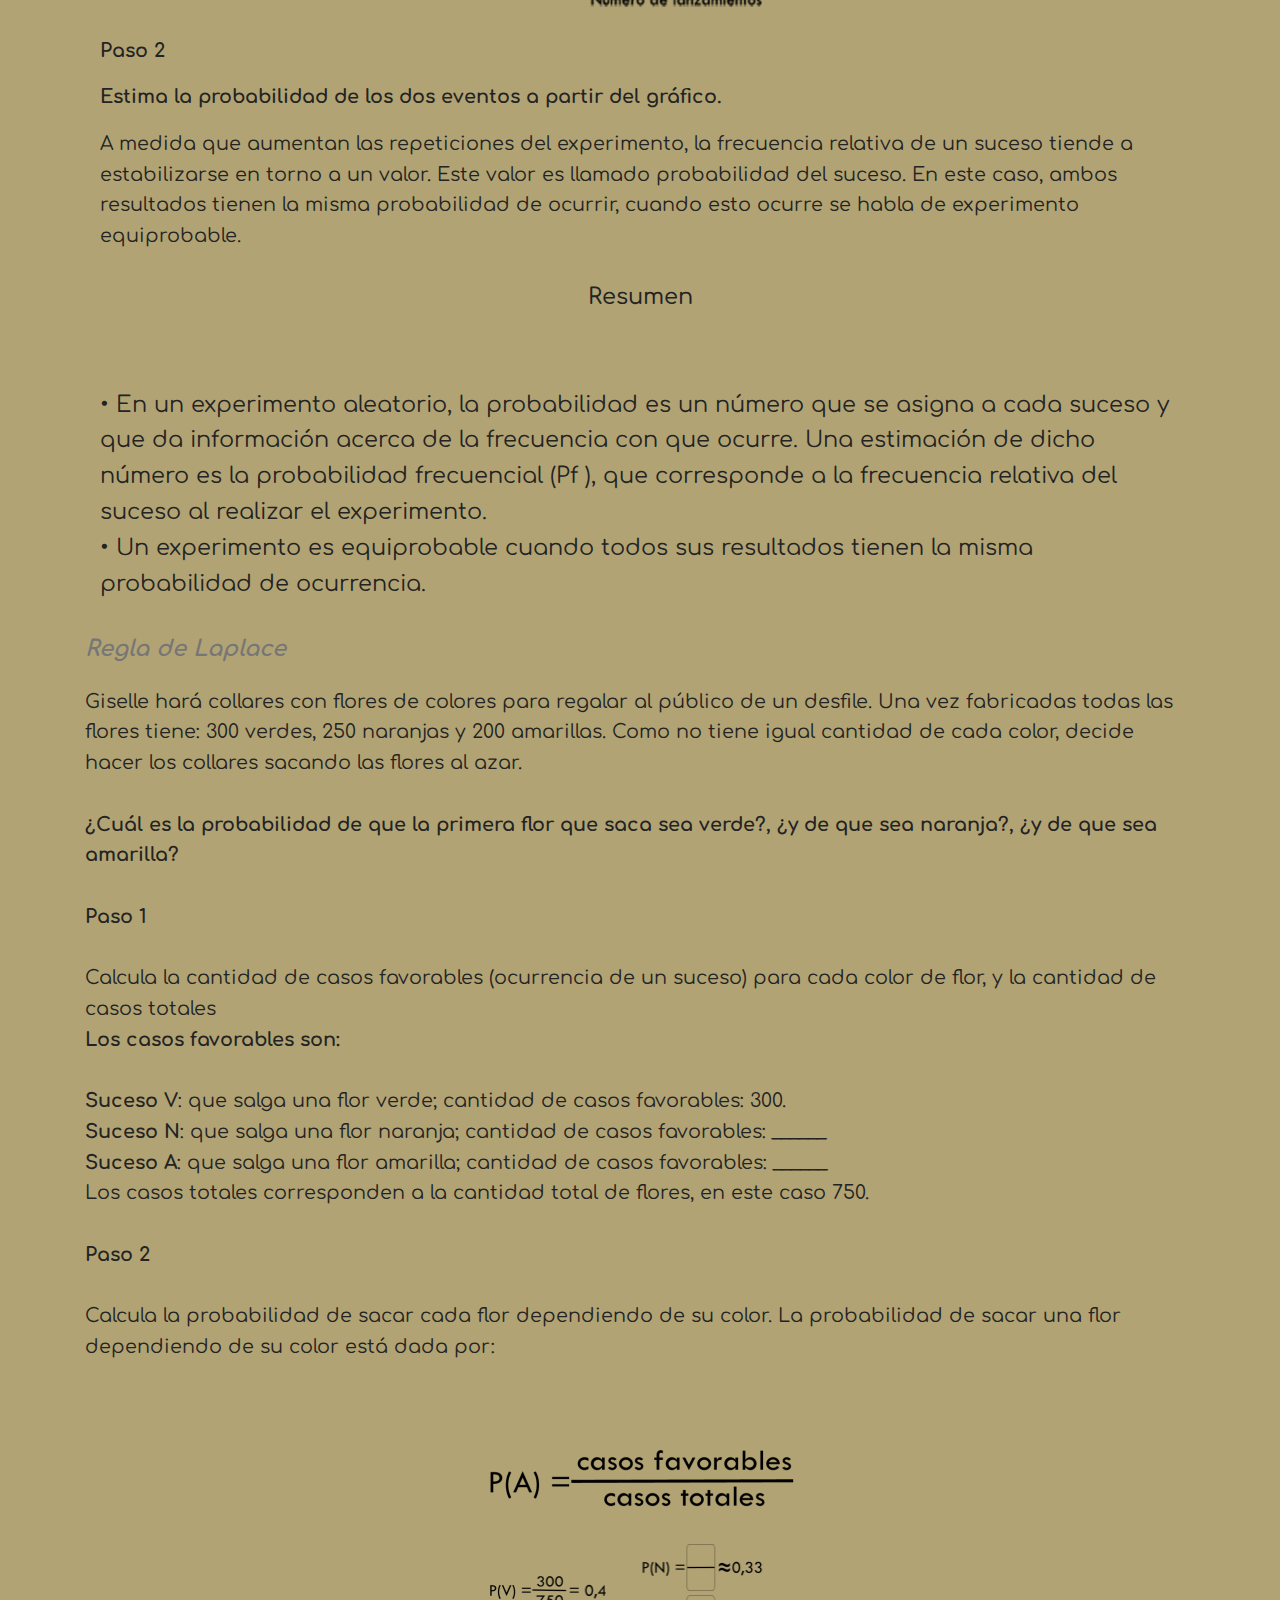
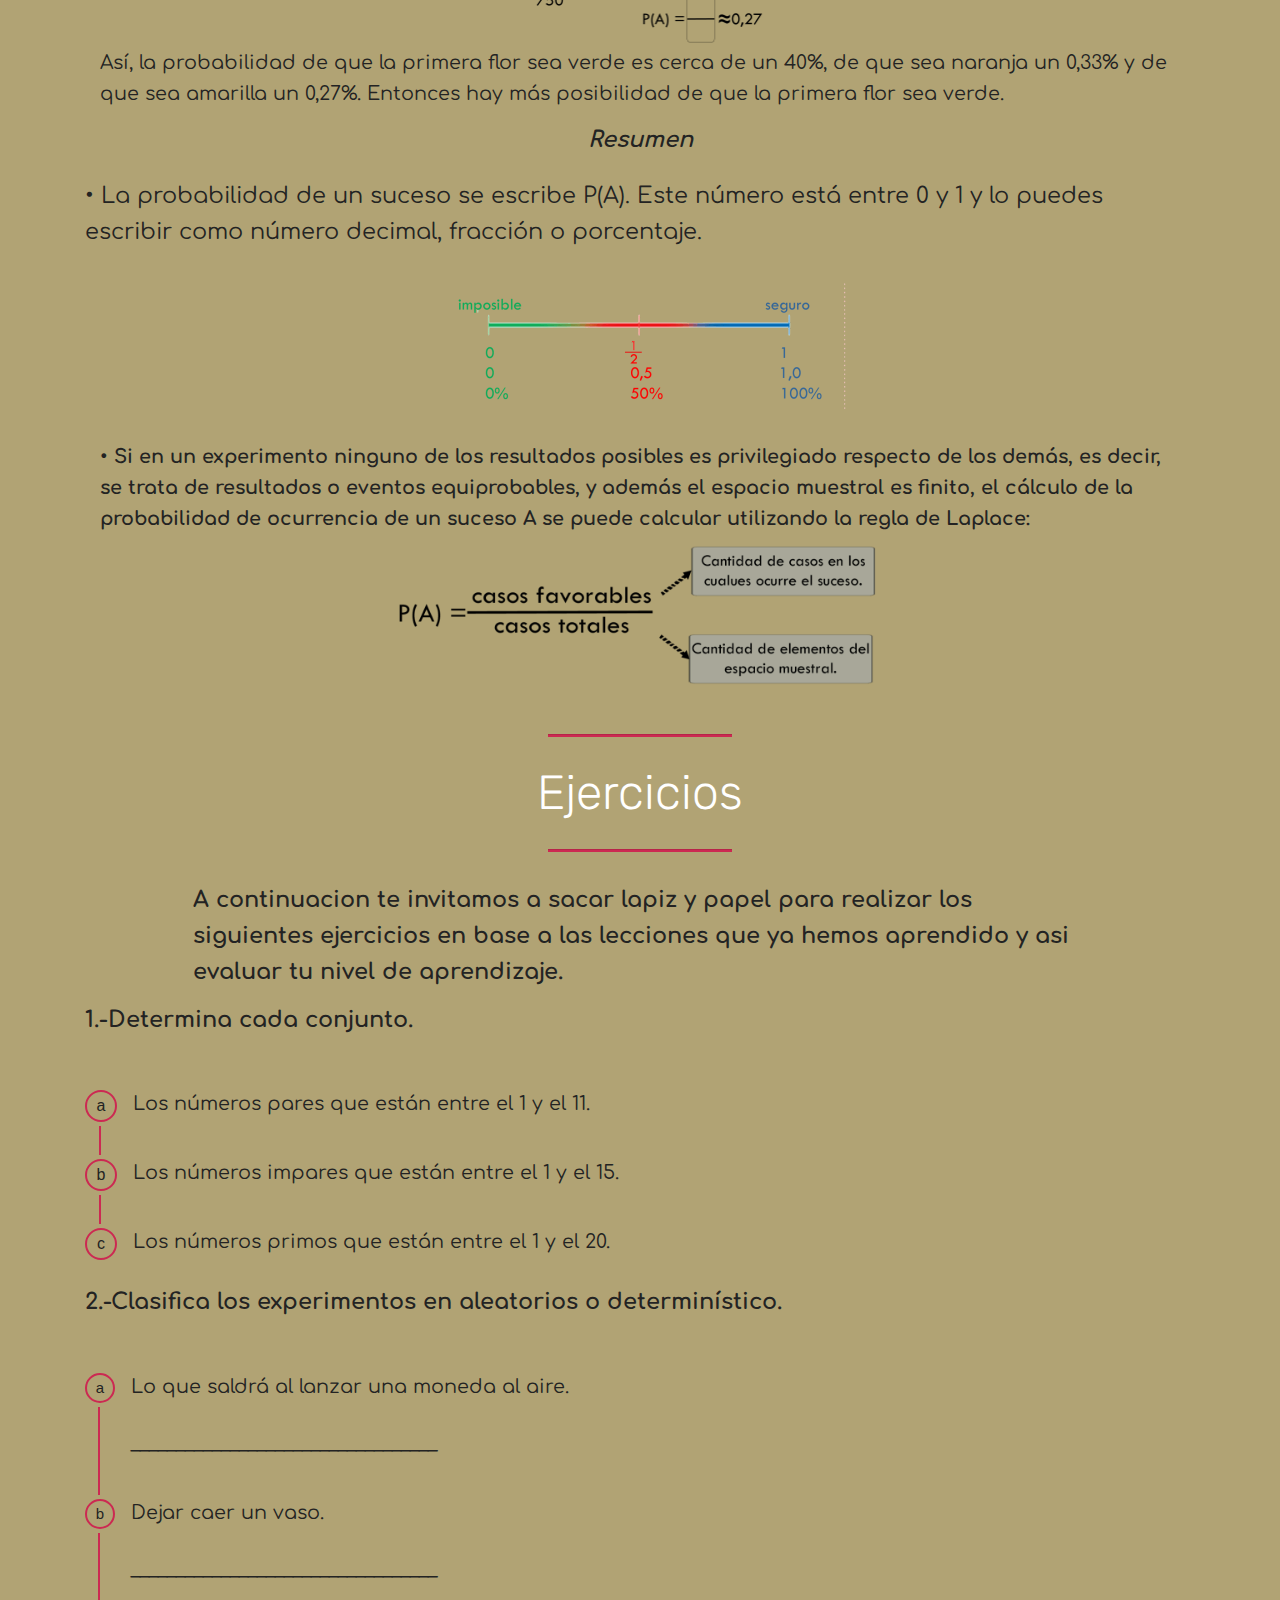
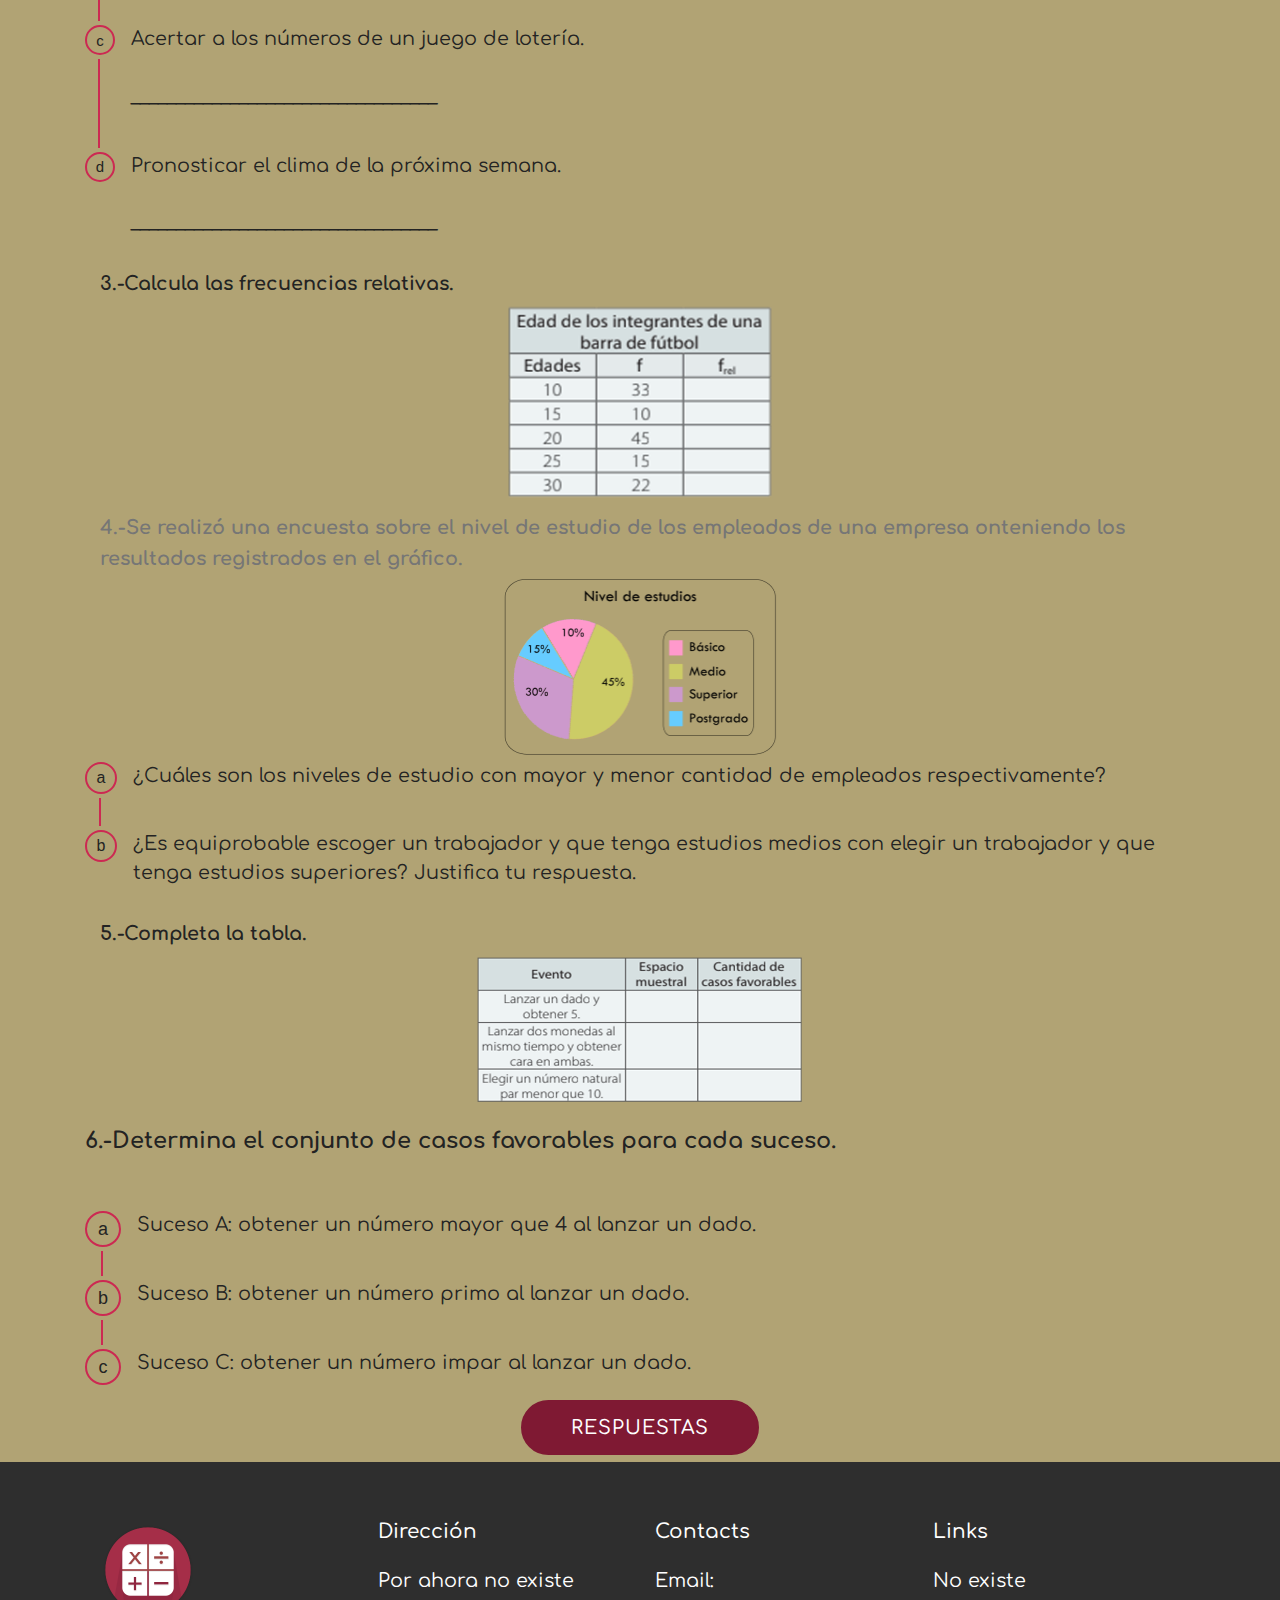
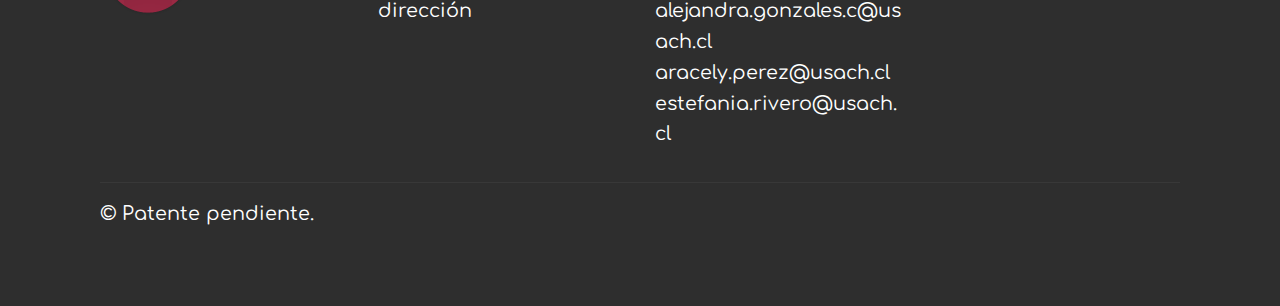
<file: page5.html>
<!DOCTYPE html>
<html  >
<head>
  <!-- Site made with Mobirise Website Builder v4.10.8, https://mobirise.com -->
  <meta charset="UTF-8">
  <meta http-equiv="X-UA-Compatible" content="IE=edge">
  <meta name="generator" content="Mobirise v4.10.8, mobirise.com">
  <meta name="viewport" content="width=device-width, initial-scale=1, minimum-scale=1">
  <link rel="shortcut icon" href="assets/images/pngocean.com-1-122x122.png" type="image/x-icon">
  <meta name="description" content="Web Site Builder Description">
  
  <title>7°</title>
  <link rel="stylesheet" href="assets/web/assets/mobirise-icons/mobirise-icons.css">
  <link rel="stylesheet" href="assets/tether/tether.min.css">
  <link rel="stylesheet" href="assets/bootstrap/css/bootstrap.min.css">
  <link rel="stylesheet" href="assets/bootstrap/css/bootstrap-grid.min.css">
  <link rel="stylesheet" href="assets/bootstrap/css/bootstrap-reboot.min.css">
  <link rel="stylesheet" href="assets/dropdown/css/style.css">
  <link rel="stylesheet" href="assets/socicon/css/styles.css">
  <link rel="stylesheet" href="assets/theme/css/style.css">
  <link rel="stylesheet" href="assets/mobirise/css/mbr-additional.css" type="text/css">
  
  
  
</head>
<body>
  <section class="menu cid-rMsdNzLz3Y" once="menu" id="menu2-f">

    

    <nav class="navbar navbar-expand beta-menu navbar-dropdown align-items-center navbar-toggleable-sm">
        <button class="navbar-toggler navbar-toggler-right" type="button" data-toggle="collapse" data-target="#navbarSupportedContent" aria-controls="navbarSupportedContent" aria-expanded="false" aria-label="Toggle navigation">
            <div class="hamburger">
                <span></span>
                <span></span>
                <span></span>
                <span></span>
            </div>
        </button>
        <div class="menu-logo">
            <div class="navbar-brand">
                <span class="navbar-logo">
                    <a href="index.html">
                        <img src="assets/images/pngocean.com-1-122x122.png" alt="Mobirise" title="" style="height: 3.8rem;">
                    </a>
                </span>
                
            </div>
        </div>
        <div class="collapse navbar-collapse" id="navbarSupportedContent">
            <ul class="navbar-nav nav-dropdown nav-right" data-app-modern-menu="true"><li class="nav-item">
                    <a class="nav-link link text-white display-4" href="page11.html">Sobre Nosotros</a>
                </li></ul>
            
        </div>
    </nav>
</section>

<section class="engine"><a href="https://mobirise.info/n">free simple web templates</a></section><section class="header9 cid-rN13e1TckY" id="header9-40">

    

    

    <div class="container">
        <div class="media-container-column mbr-white col-lg-8 col-md-10">
            
            <h3 class="mbr-section-subtitle align-left mbr-light pb-3 mbr-fonts-style display-2">Experimento aleatorio</h3>
            <p class="mbr-text align-left pb-3 mbr-fonts-style display-5">En un experimento aleatorio pueden obtenerse distintos resultados.
Considerando todos los resultados posibles al lanzar dos dados, ¿en
cuántos de ellos se obtiene el mismo número en ambos dados?</p>
            
        </div>
    </div>

    
</section>

<section class="mbr-section article content1 cid-rN14CEiJfK" id="content1-41">
    
     

    <div class="container">
        <div class="media-container-row">
            <div class="mbr-text col-12 mbr-fonts-style display-7 col-md-10"><p><strong>Paso 1</strong></p><p>Determina todos los posibles resultados al lanzar dos dados de manera simultánea. A esto le llamamos espacio muestral. </p><p>Para ello, se puede hacer una tabla en donde se combinan ambos elementos del experimento, en este caso los números de los dados.</p></div>
        </div>
    </div>
</section>

<section class="cid-rN18nSj07J" id="image1-42">

    

    <figure class="mbr-figure container">
        <div class="image-block" style="width: 43%;">
            <img src="assets/images/cuadrox-2-401x127.png" width="1400" alt="Mobirise" title="">
            
        </div>
    </figure>
</section>

<section class="mbr-section article content1 cid-rN18NHJFWF" id="content1-44">
    
     

    <div class="container">
        <div class="media-container-row">
            <div class="mbr-text col-12 mbr-fonts-style display-7 col-md-10"><p>Vemos que existen 36 posibles resultados al lanzar dos dados.</p><p><strong>Paso 2</strong></p><p>Determina las ocasiones en que ambos dados muestran el mismo número. A esto se le denomina evento o seceso, y es un subconjunto del espacio muestral. En este caso está dado por: </p><p>A={(1,1);(2,2);(3,3);(4,4);(5,5);(6,6)} </p><p>Luego, existen 6 ocasiones o casos favorables, es decir, 6 posibles resultados que cumplen con la condición del evento.</p></div>
        </div>
    </div>
</section>

<section class="timeline2 cid-rN1dlmC1Y0" id="timeline2-45">

    

    

    <div class="container align-center">
        <h2 class="mbr-section-title pb-3 mbr-fonts-style display-5"><strong>Resumen</strong></h2>
        

        <div class="container timelines-container" mbri-timelines="">
            <!--1-->
            <div class="row timeline-element reverse separline">
                <span class="iconsBackground">
                    <span class="mbr-iconfont mbri-down"></span>
                </span>          
                <div class="col-xs-12 col-md-6 align-left">
                    <div class="timeline-text-content">
                        <h4 class="mbr-timeline-title pb-3 mbr-fonts-style display-5">Experimento</h4>
                        <p class="mbr-timeline-text mbr-fonts-style display-7">Aplicar un procedimiento con el fin de descubrir,
comprobar o demostrar
determinados fenómenos o principios.</p>
                     </div>
                </div>
            </div>
            <!--2-->
            <div class="row timeline-element  separline">
                <span class="iconsBackground">
                    <span class="mbr-iconfont mbri-more-horizontal"></span>
                </span>
                <div class="col-xs-12 col-md-6 align-left ">
                    <div class="timeline-text-content">
                        <h4 class="mbr-timeline-title pb-3 mbr-fonts-style display-5">Deterministico</h4>
                        <p class="mbr-timeline-text mbr-fonts-style display-7">Su resultado se puede predecir, ya que
es único y, si se repite bajo las mismas
condiciones, no varía.</p>
                    </div>
                </div>
            </div>
            <!--3-->
            <div class="row timeline-element reverse">
                <span class="iconsBackground">
                    <span class="mbr-iconfont mbri-more-horizontal"></span>
                </span>
                <div class="col-xs-12 col-md-6 align-left">
                    <div class="timeline-text-content">
                        <h4 class="mbr-timeline-title pb-3 mbr-fonts-style display-5">Aleatorio</h4>      
                        <p class="mbr-timeline-text mbr-fonts-style display-7">No se puede predecir su resultado,
ya que no es único y, si se repite bajo
las mismas condiciones, puede variar.</p>
                    </div>
                </div>
            </div>
            <!--4-->
            
            <!--5-->
            
            <!--6-->
            
            <!--7-->
            
            <!--8-->
            
            <!--9-->
            
            <!--10-->
            
            <!--11-->
            
            <!--12-->
            
        </div>
    </div>
</section>

<section class="mbr-section article content1 cid-rN1eSOGgOf" id="content1-46">
    
     

    <div class="container">
        <div class="media-container-row">
            <div class="mbr-text col-12 mbr-fonts-style display-7 col-md-10">• En un experimento aleatorio el conjunto formado por todos los posibles resultados se denomina espacio muestral, designdo por<span style="font-size: 1rem;">&nbsp;Ω .&nbsp;</span><div>• Un suceso o evento A es cualquier subconjunto del espacio muestral.
</div><div><strong>Por ejemplo:</strong></div></div>
        </div>
    </div>
</section>

<section class="timeline1 cid-rN1fQIDWPC" id="timeline1-48">

    

    

    <div class="container align-center">
        
        

        <div class="container timelines-container" mbri-timelines="">
            <!--1-->
            <div class="row timeline-element reverse">
                 <div class="timeline-date-panel col-xs-12 col-md-6  align-left">         
                    <div class="time-line-date-content">
                        <p class="mbr-timeline-date mbr-fonts-style display-5">Espacio muestral:
<br>Ω: {1, 2, 3, 4, 5, 6}.</p>
                    </div>
                </div>
           <span class="iconBackground"></span>
            <div class="col-xs-12 col-md-6 align-right">
                <div class="timeline-text-content">
                    <h4 class="mbr-timeline-title pb-3 mbr-fonts-style display-5">Experimento</h4>
                    <p class="mbr-timeline-text mbr-fonts-style display-5">Lanzar un dado y
registrar el número <br>que muestra
su cara superior.</p>
                 </div>
            </div>
            </div>
            <!--2-->
            
            <!--3-->
            
            <!--4-->
            
            <!--5-->
            
            <!--6-->
            
            <!--7-->
            
            <!--8-->
            
            <!--9-->
            
            <!--10-->
            
            <!--11-->
            
            <!--12-->
            
        </div>
    </div>
</section>

<section class="header9 cid-rN1iFawenl" id="header9-49">

    

    

    <div class="container">
        <div class="media-container-column mbr-white col-lg-8 col-md-10">
            
            <h3 class="mbr-section-subtitle align-left mbr-light pb-3 mbr-fonts-style display-2">¿Cómo estimar la probabilidad mediante la frecuencia relativa?</h3>
            <p class="mbr-text align-left pb-3 mbr-fonts-style display-5"><strong>Experimentos equiprobables</strong><br></p>
            
        </div>
    </div>

    
</section>

<section class="mbr-section article content1 cid-rN1jxqNseu" id="content1-4a">
    
     

    <div class="container">
        <div class="media-container-row">
            <div class="mbr-text col-12 mbr-fonts-style display-7 col-md-12">La tabla muestra los resultados (cara–sello) del experimento “lanzar una moneda", de acuerdo a la cantidad de veces que este se repite.</div>
        </div>
    </div>
</section>

<section class="cid-rN1ktgNu8T" id="image1-4b">

    

    <figure class="mbr-figure container">
        <div class="image-block" style="width: 33%;">
            <img src="assets/images/captura-de-pantalla-51-458x226.png" width="1400" alt="Mobirise" title="">
            
        </div>
    </figure>
</section>

<section class="mbr-section article content1 cid-rN1lFs1MK6" id="content1-4c">
    
     

    <div class="container">
        <div class="media-container-row">
            <div class="mbr-text col-12 mbr-fonts-style display-7 col-md-12"><p><strong>¿Cuál de los dos eventos “sale cara” o “sale sello” tiene mayor probabilidad de ocurrir?</strong></p><p><strong>paso 1</strong></p><p>Realiza un gráfico de puntos con las frecuencias relativas para uno de los eventos. Se elige el evento "sale cara"<span style="font-size: 16px;">.</span></p></div>
        </div>
    </div>
</section>

<section class="cid-rN1msH9sTf" id="image1-4d">

    

    <figure class="mbr-figure container">
        <div class="image-block" style="width: 32%;">
            <img src="assets/images/captura-de-pantalla-54-327x258.png" width="1400" alt="Mobirise" title="">
            
        </div>
    </figure>
</section>

<section class="mbr-section article content1 cid-rN1mWvn0j8" id="content1-4e">
    
     

    <div class="container">
        <div class="media-container-row">
            <div class="mbr-text col-12 mbr-fonts-style display-7 col-md-12"><p><strong>Paso 2</strong></p><p><strong>Estima la probabilidad de los dos eventos a partir del gráfico.
</strong></p><p>A medida que aumentan las repeticiones del experimento, la frecuencia relativa de un suceso tiende a estabilizarse en torno a un valor. Este valor es llamado probabilidad del suceso. En este caso, ambos resultados tienen la misma probabilidad de ocurrir, cuando esto ocurre se habla de experimento equiprobable.</p></div>
        </div>
    </div>
</section>

<section class="header11 cid-rN1nQEDl62" id="header11-4f">

    <!-- Block parameters controls (Blue "Gear" panel) -->
    
    <!-- End block parameters -->

    
    <div class="container align-left">
        <div class="media-container-column mbr-white col-md-12">
            
            <h1 class="mbr-section-title py-3 mbr-fonts-style display-5">Resumen</h1>
            <p class="mbr-text py-3 mbr-fonts-style display-5"><br>• En un experimento aleatorio, la probabilidad es
un número que se asigna a cada suceso y que da
información acerca de la frecuencia con que ocurre.
Una estimación de dicho número es la probabilidad
frecuencial (Pf ), que corresponde a la frecuencia
relativa del suceso al realizar el experimento.
<br>• Un experimento es equiprobable cuando todos sus
resultados tienen la misma probabilidad de ocurrencia.<br></p>
            
        </div>
    </div>

    
</section>

<section class="header9 cid-rN6e3yeJqD" id="header9-4j">

    

    

    <div class="container">
        <div class="media-container-column mbr-white">
            
            <h3 class="mbr-section-subtitle align-left mbr-light pb-3 mbr-fonts-style display-5"><strong>Regla de Laplace</strong></h3>
            <p class="mbr-text align-left pb-3 mbr-fonts-style display-7">Giselle hará collares con flores de colores para regalar al público de un desfile.
Una vez fabricadas todas las flores tiene: 300 verdes, 250 naranjas y 200 amarillas.
Como no tiene igual cantidad de cada color, decide hacer los collares sacando las
flores al azar.<br><br><strong>¿Cuál es la probabilidad de que la primera flor que saca sea verde?, ¿y de
que sea naranja?, ¿y de que sea amarilla?</strong><br><br><strong>Paso 1</strong><br><br>Calcula la cantidad de casos favorables (ocurrencia de un suceso) para
cada color de flor, y la cantidad de casos totales<br><strong>Los casos favorables son:</strong>
<br><br><strong>Suceso V</strong>: que salga una flor verde; cantidad de casos favorables: 300.
<br><strong>Suceso N</strong>: que salga una flor naranja; cantidad de casos favorables: ______<br><strong>Suceso A</strong>: que salga una flor amarilla; cantidad de casos favorables: ______<br>Los casos totales corresponden a la cantidad total de flores, en este
caso 750.<br><br><strong>Paso 2</strong><br><br>Calcula la probabilidad de sacar cada flor dependiendo de su color.
La probabilidad de sacar una flor dependiendo de su color está dada por:<strong><br></strong><br></p>
            
        </div>
    </div>

    
</section>

<section class="cid-rN6ohFTc02" id="image1-4k">

    

    <figure class="mbr-figure container">
        <div class="image-block" style="width: 29%;">
            <img src="assets/images/formula-1-644x234.png" width="1400" alt="Mobirise" title="">
            
        </div>
    </figure>
</section>

<section class="cid-rNbDun4Dce" id="image1-5q">

    

    <figure class="mbr-figure container">
        <div class="image-block" style="width: 28%;">
            <img src="assets/images/wea-fea-con-cuadros-feos-622x212.png" width="1400" alt="Mobirise" title="">
            
        </div>
    </figure>
</section>

<section class="mbr-section article content1 cid-rN6oGYKR4B" id="content1-4l">
    
     

    <div class="container">
        <div class="media-container-row">
            <div class="mbr-text col-12 mbr-fonts-style display-7 col-md-12">Así, la probabilidad de que la primera flor sea verde es cerca de un 40%, de que sea naranja un 0,33% y de que sea amarilla un 0,27%. Entonces hay más posibilidad de que la primera flor sea verde.</div>
        </div>
    </div>
</section>

<section class="header9 cid-rN6s1ZFv7M" id="header9-4m">

    

    

    <div class="container">
        <div class="media-container-column mbr-white">
            
            <h3 class="mbr-section-subtitle align-left mbr-light pb-3 mbr-fonts-style display-5"><strong>Resumen</strong></h3>
            <p class="mbr-text align-left pb-3 mbr-fonts-style display-5">• La probabilidad de un suceso se escribe P(A). Este número está entre 0 y 1 y
lo puedes escribir como número decimal, fracción o porcentaje.</p>
            
        </div>
    </div>

    
</section>

<section class="cid-rN6szWuKk8" id="image1-4n">

    

    <figure class="mbr-figure container">
        <div class="image-block" style="width: 38%;">
            <img src="assets/images/wea-fea-con-colores-844x292.png" width="1400" alt="Mobirise" title="">
            
        </div>
    </figure>
</section>

<section class="mbr-section article content1 cid-rN6sIFwx3K" id="content1-4o">
    
     

    <div class="container">
        <div class="media-container-row">
            <div class="mbr-text col-12 mbr-fonts-style display-7 col-md-12"><strong>• Si en un experimento ninguno de los resultados posibles es privilegiado respecto de los demás, es decir, se trata de resultados o eventos equiprobables, y además el espacio muestral es finito, el cálculo de la probabilidad de ocurrencia de un suceso A se puede calcular utilizando la regla de Laplace:</strong></div>
        </div>
    </div>
</section>

<section class="cid-rN6t32idrq" id="image1-4p">

    

    <figure class="mbr-figure container">
        <div class="image-block" style="width: 45%;">
            <img src="assets/images/formula-2-600x204.png" width="1400" alt="Mobirise" title="">
            
        </div>
    </figure>
</section>

<section class="mbr-section article content10 cid-rN6ufH3GQj" id="content10-4q">
    
     

    <div class="container">
        <div class="inner-container" style="width: 66%;">
            <hr class="line" style="width: 25%;">
            <div class="section-text align-center mbr-white mbr-fonts-style display-2">Ejercicios</div>
            <hr class="line" style="width: 25%;">
        </div>
    </div>
</section>

<section class="mbr-section article content1 cid-rN6uHQinwg" id="content1-4r">
    
     

    <div class="container">
        <div class="media-container-row">
            <div class="mbr-text col-12 mbr-fonts-style display-5 col-md-10"><strong>A continuacion te invitamos a sacar lapiz y papel para realizar los siguientes ejercicios en base a las lecciones que ya hemos aprendido y asi evaluar tu nivel de aprendizaje.</strong></div>
        </div>
    </div>
</section>

<section class="step1 cid-rN6vTgnPkJ" id="step1-4s">

    

    
    
    <div class="container">
        
        <h3 class="mbr-section-subtitle pb-5 mbr-fonts-style align-center display-5"><strong>1.-Determina cada conjunto.</strong></h3>
        <div class="step-container">
            <div class="card separline pb-4">
                <div class="step-element d-flex">
                    <div class="step-wrapper pr-3">
                        <h3 class="step d-flex align-items-center justify-content-center">a</h3>
                    </div>          
                    <div class="step-text-content">
                        
                        <p class="mbr-step-text mbr-fonts-style display-7">Los números pares que están entre el 1 y
el 11.</p>
                    </div>
                </div>
            </div>

            <div class="card separline pb-4">
                <div class="step-element d-flex">
                    <div class="step-wrapper pr-3">
                        <h3 class="step d-flex align-items-center justify-content-center">b</h3>
                    </div>          
                    <div class="step-text-content">
                        
                        <p class="mbr-step-text mbr-fonts-style display-7">Los números impares que están entre el 1 y
el 15.</p>
                    </div>
                </div>
            </div>

            <div class="card">
                <div class="step-element d-flex">
                    <div class="step-wrapper pr-3">
                        <h3 class="step d-flex align-items-center justify-content-center">c</h3>
                    </div>          
                    <div class="step-text-content">
                        
                        <p class="mbr-step-text mbr-fonts-style display-7">Los números primos que están entre el 1 y el 20.</p>
                    </div>
                </div>
            </div>

            
            
            
            
            
            
            
            
            
            
            
        </div>
    </div>
</section>

<section class="step1 cid-rN6xaVH8iZ" id="step1-4t">

    

    
    
    <div class="container">
        
        <h3 class="mbr-section-subtitle pb-5 mbr-fonts-style align-center display-5"><strong>2.-Clasifica los experimentos en aleatorios o
determinístico.</strong></h3>
        <div class="step-container">
            <div class="card separline pb-4">
                <div class="step-element d-flex">
                    <div class="step-wrapper pr-3">
                        <h3 class="step d-flex align-items-center justify-content-center">a</h3>
                    </div>          
                    <div class="step-text-content">
                        
                        <p class="mbr-step-text mbr-fonts-style display-7">Lo que saldrá al lanzar una moneda al aire.<br><br>__________________________________</p>
                    </div>
                </div>
            </div>

            <div class="card separline pb-4">
                <div class="step-element d-flex">
                    <div class="step-wrapper pr-3">
                        <h3 class="step d-flex align-items-center justify-content-center">b</h3>
                    </div>          
                    <div class="step-text-content">
                        
                        <p class="mbr-step-text mbr-fonts-style display-7">Dejar caer un vaso.<br><br>__________________________________</p>
                    </div>
                </div>
            </div>

            <div class="card separline pb-4">
                <div class="step-element d-flex">
                    <div class="step-wrapper pr-3">
                        <h3 class="step d-flex align-items-center justify-content-center">c</h3>
                    </div>          
                    <div class="step-text-content">
                        
                        <p class="mbr-step-text mbr-fonts-style display-7">Acertar a los números de un juego de lotería.<br><br>__________________________________</p>
                    </div>
                </div>
            </div>

            <div class="card">
                <div class="step-element d-flex">
                    <div class="step-wrapper pr-3">
                        <h3 class="step d-flex align-items-center justify-content-center">d</h3>
                    </div>          
                    <div class="step-text-content">
                        
                        <p class="mbr-step-text mbr-fonts-style display-7">Pronosticar el clima de la próxima semana.<br><br>__________________________________</p>
                    </div>
                </div>
            </div>
            
            
            
            
            
            
            
            
            
            
        </div>
    </div>
</section>

<section class="mbr-section article content1 cid-rN6yY7u2Ot" id="content1-4u">
    
     

    <div class="container">
        <div class="media-container-row">
            <div class="mbr-text col-12 mbr-fonts-style display-7 col-md-12"><strong>3.-Calcula las frecuencias relativas.</strong></div>
        </div>
    </div>
</section>

<section class="cid-rN6zpqSsub" id="image1-4x">

    

    <figure class="mbr-figure container">
        <div class="image-block" style="width: 25%;">
            <img src="assets/images/captura-de-pantalla-57-591x423.png" width="1400" alt="Mobirise" title="">
            
        </div>
    </figure>
</section>

<section class="mbr-section article content1 cid-rN6ANBL8iD" id="content1-4y">
    
     

    <div class="container">
        <div class="media-container-row">
            <div class="mbr-text col-12 mbr-fonts-style display-7 col-md-12"><strong>4.-Se realizó una encuesta sobre el nivel de estudio de los empleados de una empresa onteniendo los resultados registrados en el gráfico.</strong></div>
        </div>
    </div>
</section>

<section class="cid-rN6B9rNGst" id="image1-4z">

    

    <figure class="mbr-figure container">
        <div class="image-block" style="width: 26%;">
            <img src="assets/images/grafico-nivel-de-estudios-578x374.png" width="1400" alt="Mobirise" title="">
            
        </div>
    </figure>
</section>

<section class="step1 cid-rN6Bk4mac9" id="step1-50">

    

    
    
    <div class="container">
        
        
        <div class="step-container">
            <div class="card separline pb-4">
                <div class="step-element d-flex">
                    <div class="step-wrapper pr-3">
                        <h3 class="step d-flex align-items-center justify-content-center">a</h3>
                    </div>          
                    <div class="step-text-content">
                        
                        <p class="mbr-step-text mbr-fonts-style display-7">¿Cuáles son los niveles de estudio con
mayor y menor cantidad de empleados
respectivamente?</p>
                    </div>
                </div>
            </div>

            <div class="card">
                <div class="step-element d-flex">
                    <div class="step-wrapper pr-3">
                        <h3 class="step d-flex align-items-center justify-content-center">b</h3>
                    </div>          
                    <div class="step-text-content">
                        
                        <p class="mbr-step-text mbr-fonts-style display-7">¿Es equiprobable escoger un trabajador y
que tenga estudios medios con elegir un
trabajador y que tenga estudios superiores?
Justifica tu respuesta.</p>
                    </div>
                </div>
            </div>

            

            
            
            
            
            
            
            
            
            
            
            
        </div>
    </div>
</section>

<section class="mbr-section article content1 cid-rN6BWfEQ21" id="content1-51">
    
     

    <div class="container">
        <div class="media-container-row">
            <div class="mbr-text col-12 mbr-fonts-style display-7 col-md-12"><strong>5.-Completa la tabla.</strong></div>
        </div>
    </div>
</section>

<section class="cid-rN6C6Inqg9" id="image1-52">

    

    <figure class="mbr-figure container">
        <div class="image-block" style="width: 32%;">
            <img src="assets/images/captura-de-pantalla-59-710x323.png" width="1400" alt="Mobirise" title="">
            
        </div>
    </figure>
</section>

<section class="step1 cid-rN6CgSQl4W" id="step1-53">

    

    
    
    <div class="container">
        
        <h3 class="mbr-section-subtitle pb-5 mbr-fonts-style align-center display-5"><strong>6.-Determina el conjunto de casos favorables
 para cada suceso.</strong></h3>
        <div class="step-container">
            <div class="card separline pb-4">
                <div class="step-element d-flex">
                    <div class="step-wrapper pr-3">
                        <h3 class="step d-flex align-items-center justify-content-center">a</h3>
                    </div>          
                    <div class="step-text-content">
                        
                        <p class="mbr-step-text mbr-fonts-style display-7">Suceso A: obtener un número mayor que
4 al lanzar un dado.</p>
                    </div>
                </div>
            </div>

            <div class="card separline pb-4">
                <div class="step-element d-flex">
                    <div class="step-wrapper pr-3">
                        <h3 class="step d-flex align-items-center justify-content-center">b</h3>
                    </div>          
                    <div class="step-text-content">
                        
                        <p class="mbr-step-text mbr-fonts-style display-7">Suceso B: obtener un número primo al lanzar
un dado.</p>
                    </div>
                </div>
            </div>

            <div class="card">
                <div class="step-element d-flex">
                    <div class="step-wrapper pr-3">
                        <h3 class="step d-flex align-items-center justify-content-center">c</h3>
                    </div>          
                    <div class="step-text-content">
                        
                        <p class="mbr-step-text mbr-fonts-style display-7">Suceso C: obtener un número impar al lanzar
un dado.</p>
                    </div>
                </div>
            </div>

            
            
            
            
            
            
            
            
            
            
            
        </div>
    </div>
</section>

<section class="mbr-section content8 cid-rN6CUpabVx" id="content8-54">

    

    <div class="container">
        <div class="media-container-row title">
            <div class="col-12 col-md-8">
                <div class="mbr-section-btn align-center"><a class="btn btn-secondary display-4" href="https://mobirise.co">RESPUESTAS</a></div>
            </div>
        </div>
    </div>
</section>

<section class="cid-rN6D7oe44I" id="footer1-55">

    

    

    <div class="container">
        <div class="media-container-row content text-white">
            <div class="col-12 col-md-3">
                <div class="media-wrap">
                    <a href="index.html">
                        <img src="assets/images/icon-192x192.png" alt="Mobirise" title="">
                    </a>
                </div>
            </div>
            <div class="col-12 col-md-3 mbr-fonts-style display-7">
                <h5 class="pb-3">Dirección</h5>
                <p class="mbr-text">Por ahora no existe dirección</p>
            </div>
            <div class="col-12 col-md-3 mbr-fonts-style display-7">
                <h5 class="pb-3">
                    Contacts
                </h5>
                <p class="mbr-text">
                    Email: alejandra.gonzales.c@usach.cl
<br>aracely.perez@usach.cl<br>estefania.rivero@usach.cl</p>
            </div>
            <div class="col-12 col-md-3 mbr-fonts-style display-7">
                <h5 class="pb-3">
                    Links
                </h5>
                <p class="mbr-text">No existe</p>
            </div>
        </div>
        <div class="footer-lower">
            <div class="media-container-row">
                <div class="col-sm-12">
                    <hr>
                </div>
            </div>
            <div class="media-container-row mbr-white">
                <div class="col-sm-6 copyright">
                    <p class="mbr-text mbr-fonts-style display-7">
                        © Patente pendiente.</p>
                </div>
                <div class="col-md-6">
                    
                </div>
            </div>
        </div>
    </div>
</section>


  <script src="assets/web/assets/jquery/jquery.min.js"></script>
  <script src="assets/popper/popper.min.js"></script>
  <script src="assets/tether/tether.min.js"></script>
  <script src="assets/bootstrap/js/bootstrap.min.js"></script>
  <script src="assets/smoothscroll/smooth-scroll.js"></script>
  <script src="assets/dropdown/js/nav-dropdown.js"></script>
  <script src="assets/dropdown/js/navbar-dropdown.js"></script>
  <script src="assets/touchswipe/jquery.touch-swipe.min.js"></script>
  <script src="assets/theme/js/script.js"></script>
  
  
 <div id="scrollToTop" class="scrollToTop mbr-arrow-up"><a style="text-align: center;"><i class="mbr-arrow-up-icon mbr-arrow-up-icon-cm cm-icon cm-icon-smallarrow-up"></i></a></div>
  </body>
</html>
</file>
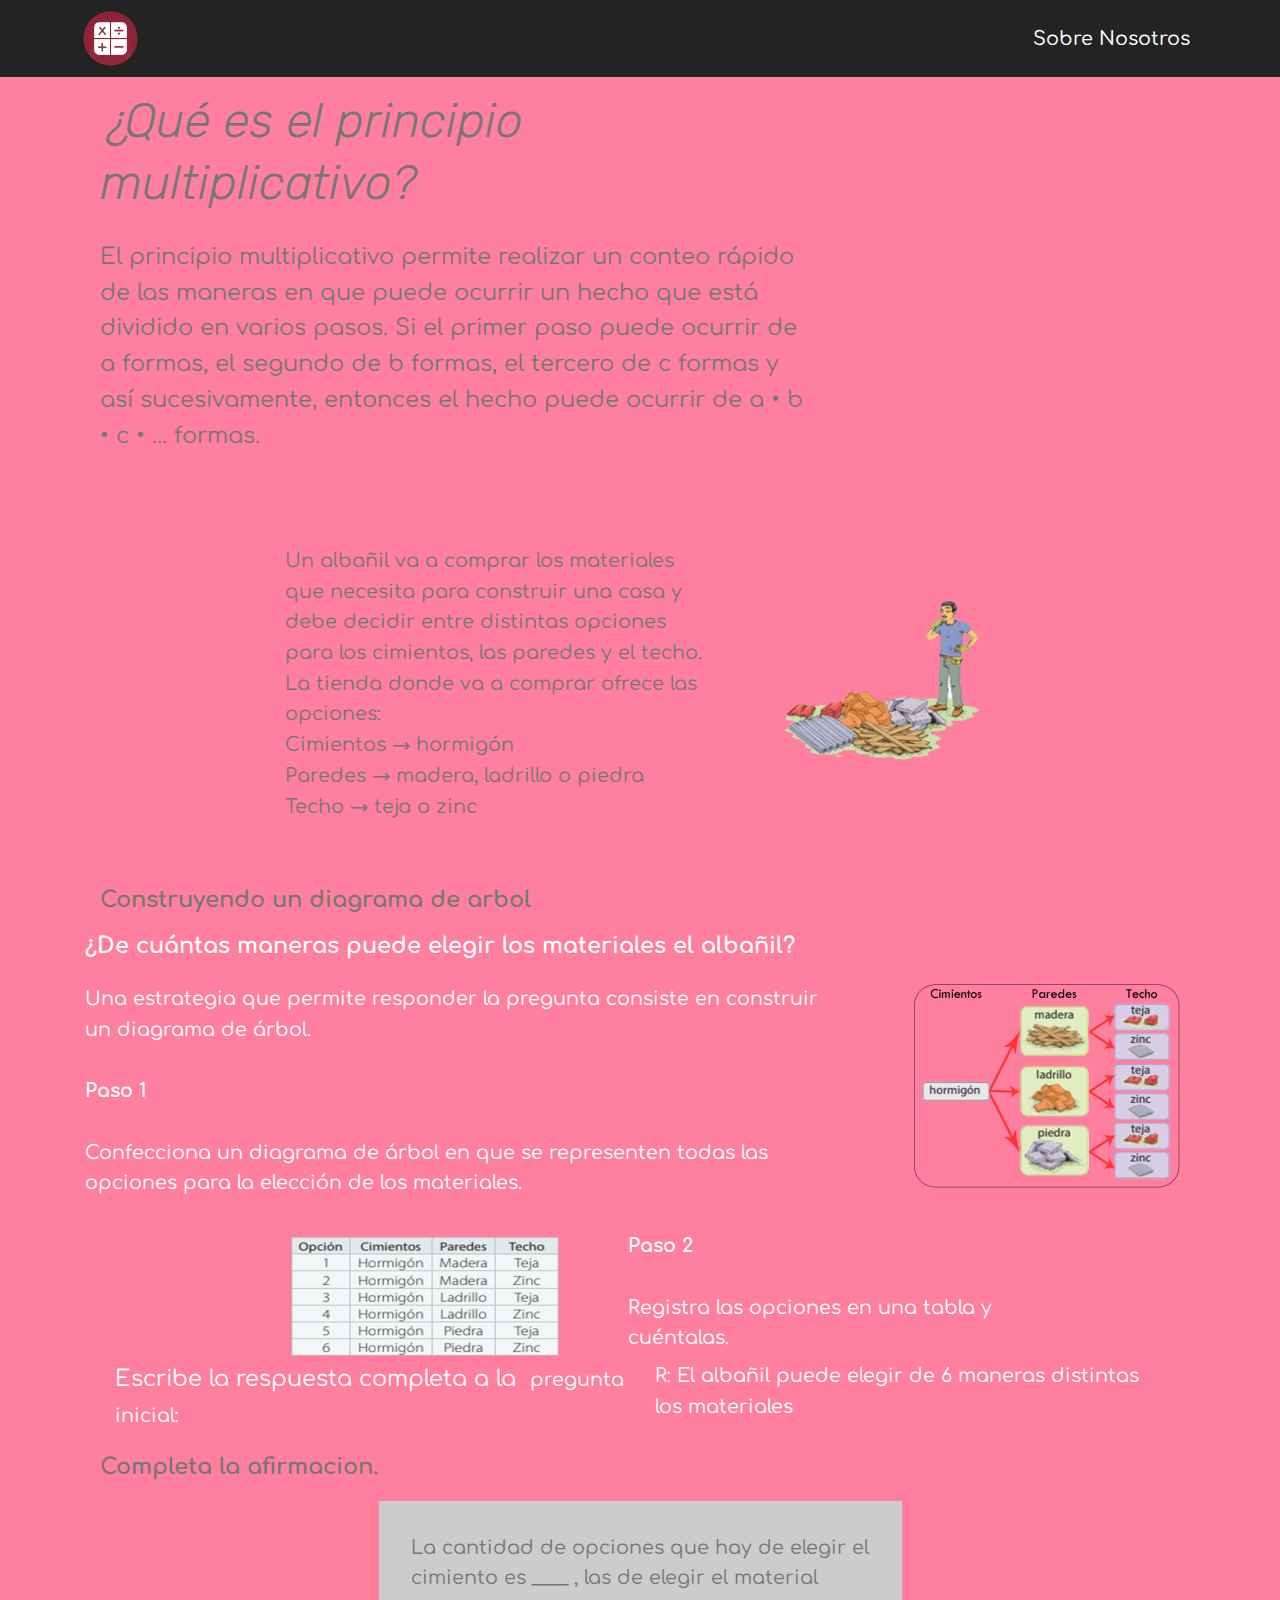
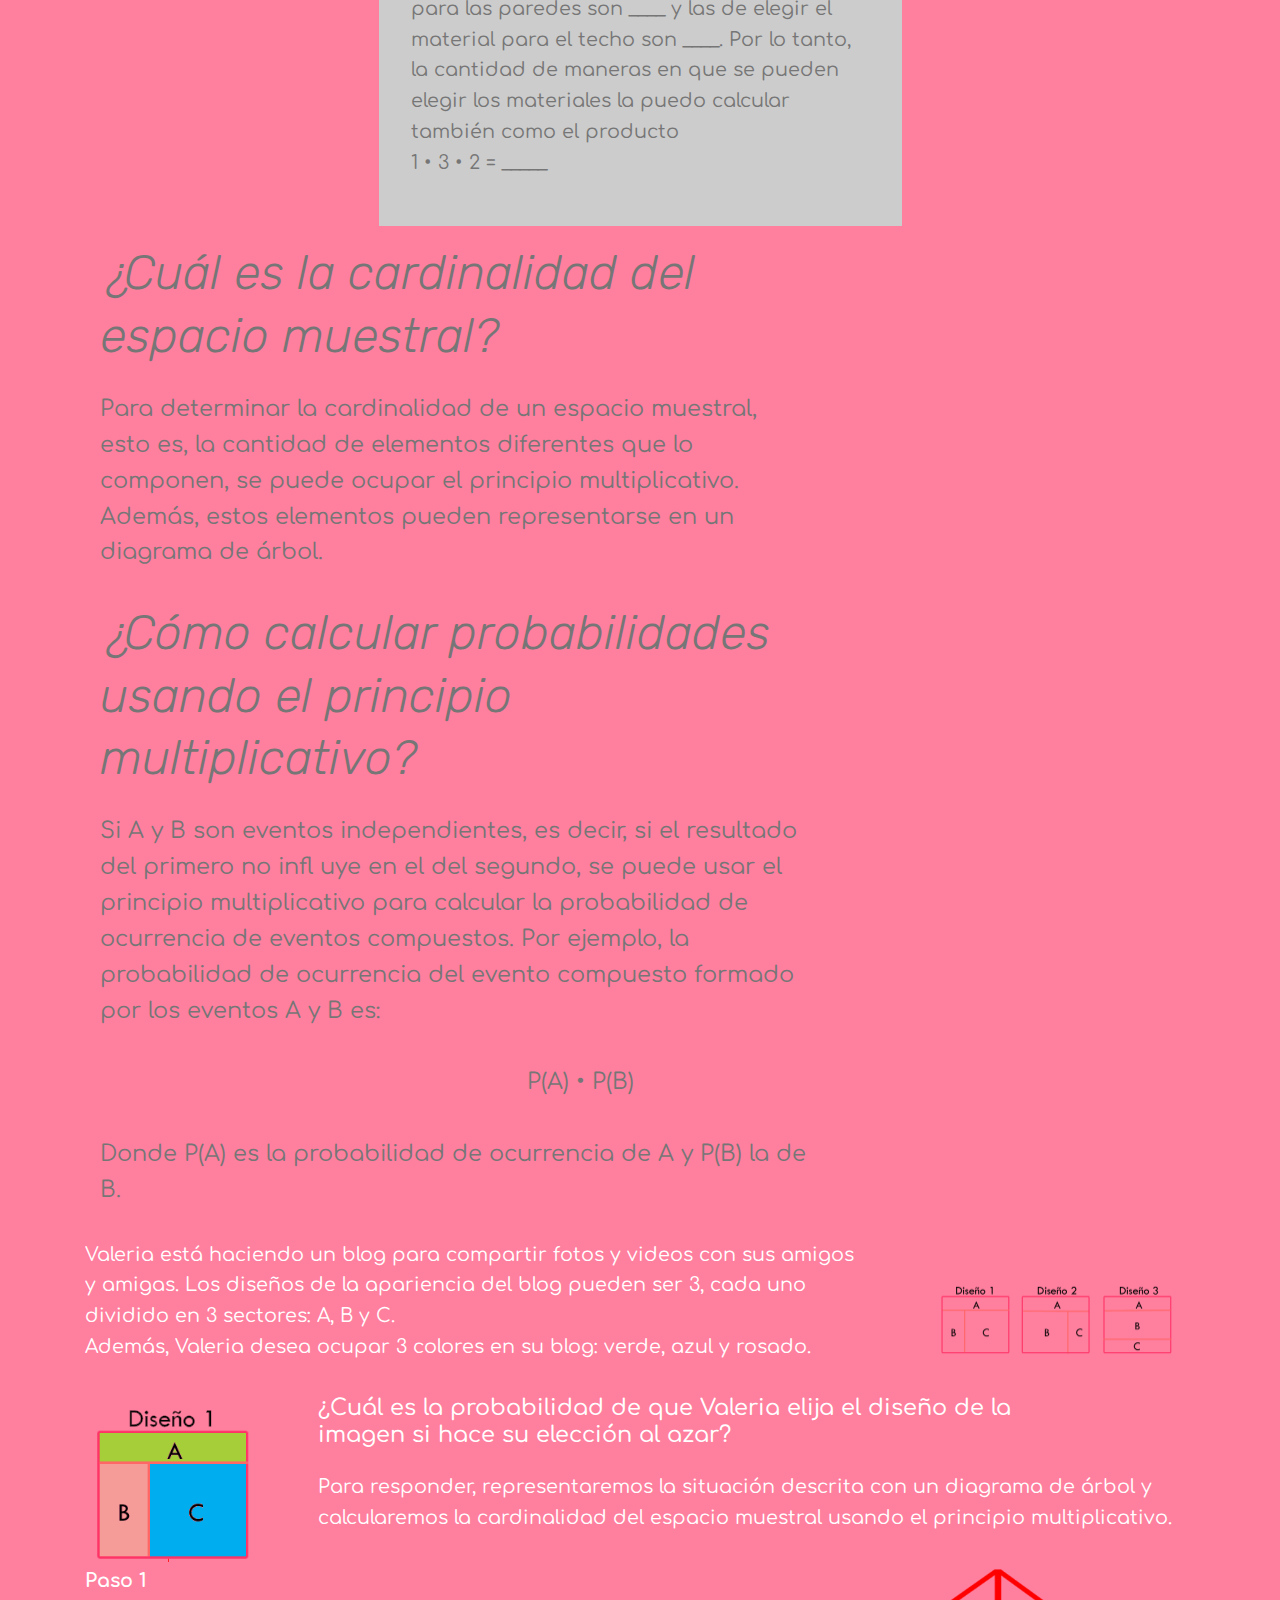
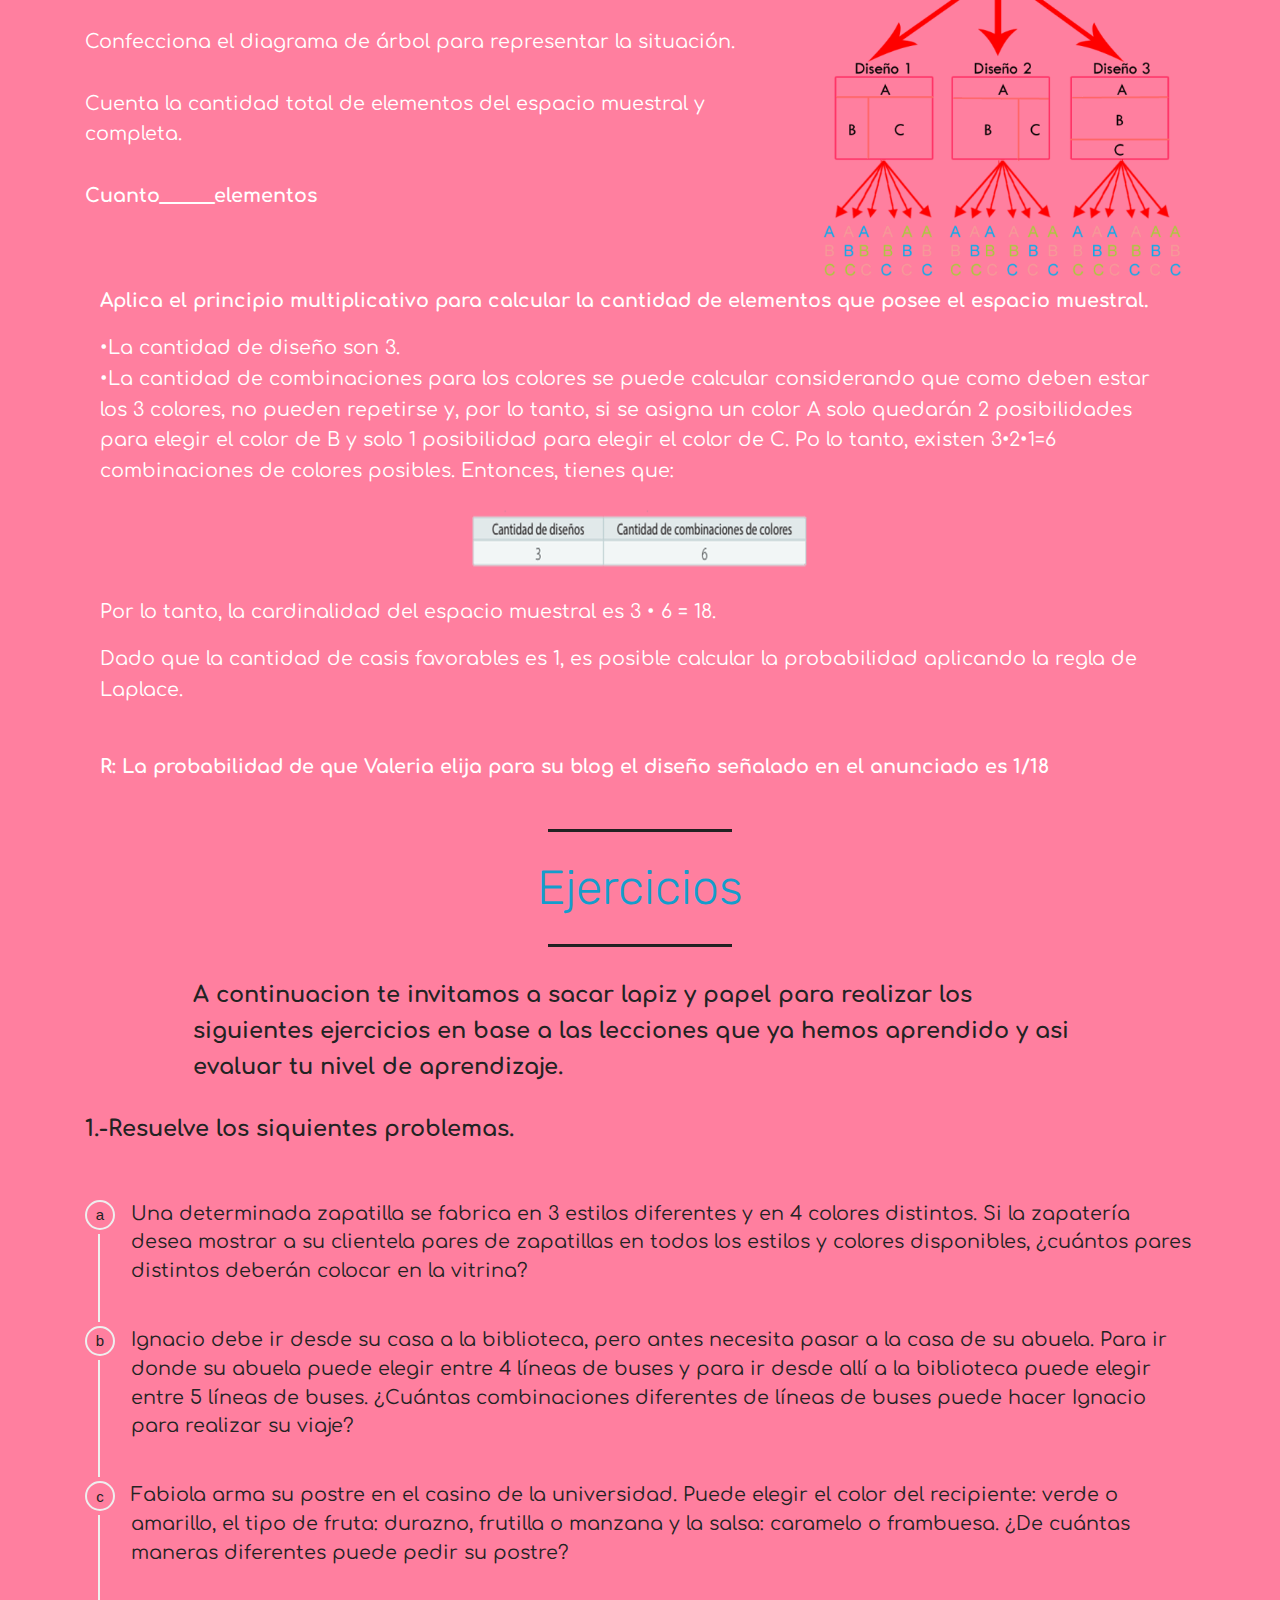
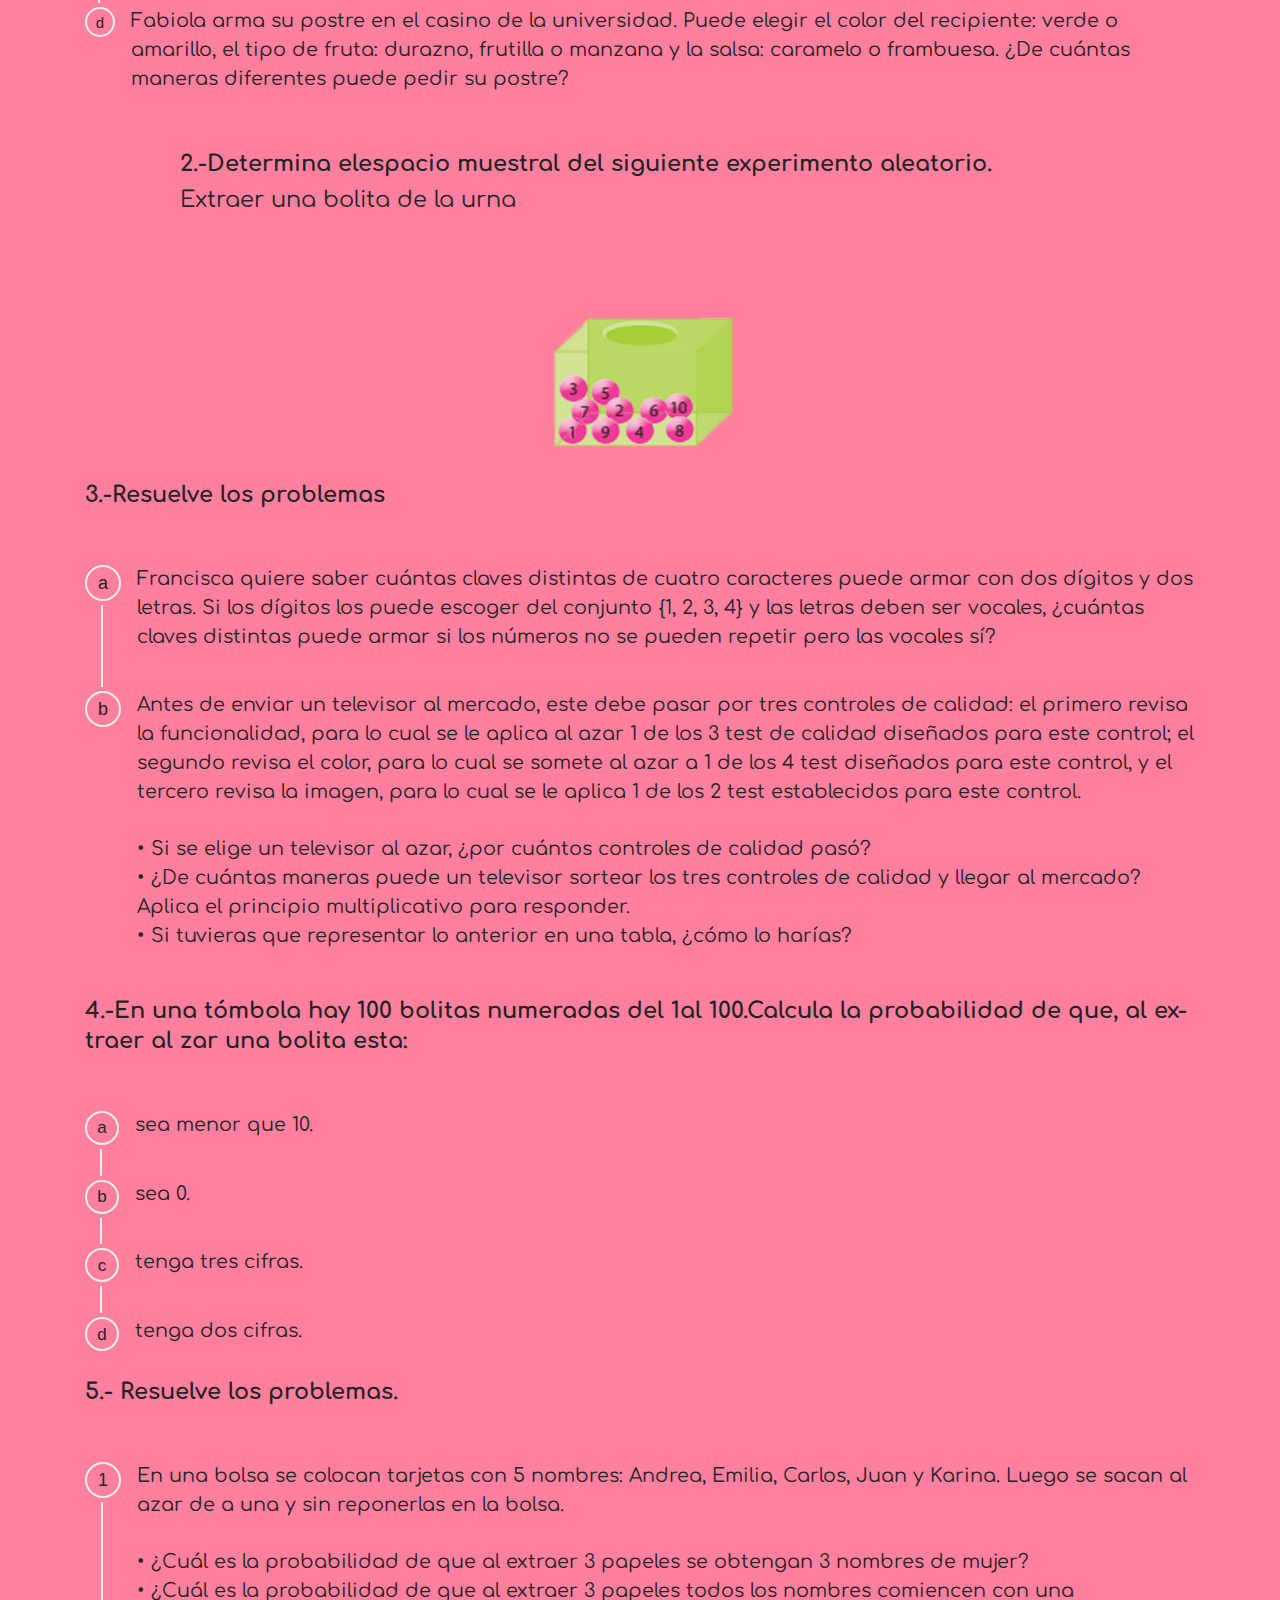
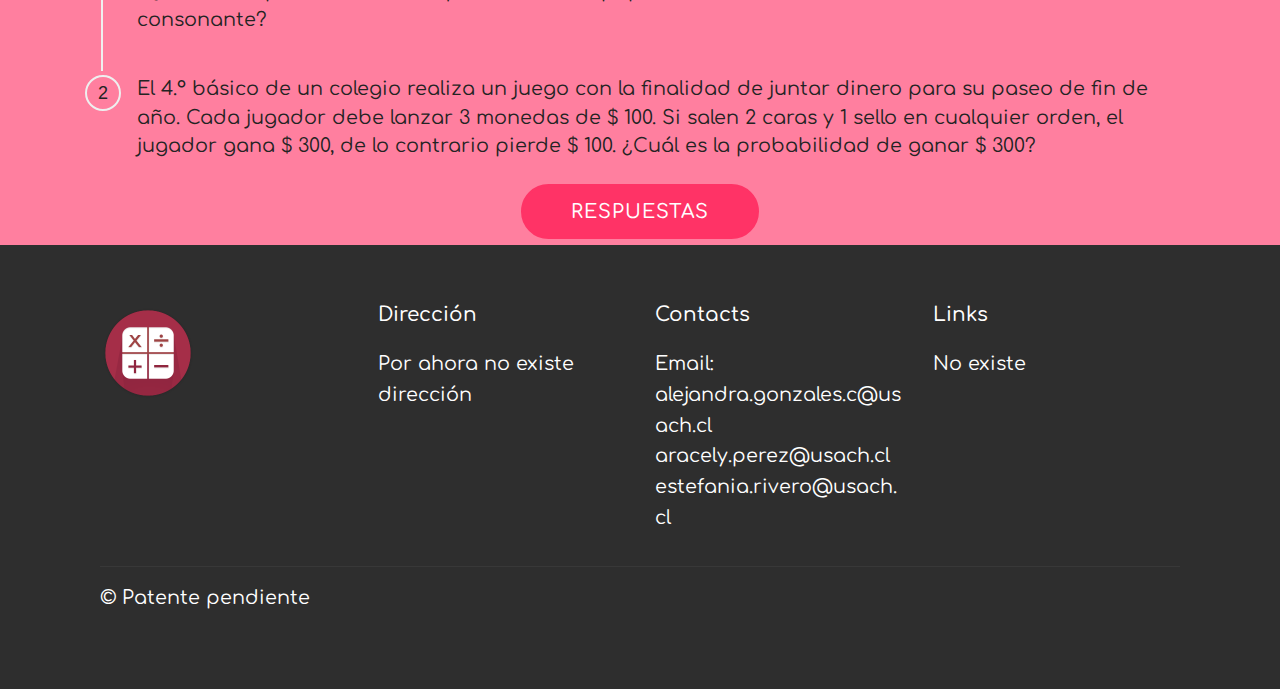
<file: page6.html>
<!DOCTYPE html>
<html  >
<head>
  <!-- Site made with Mobirise Website Builder v4.10.8, https://mobirise.com -->
  <meta charset="UTF-8">
  <meta http-equiv="X-UA-Compatible" content="IE=edge">
  <meta name="generator" content="Mobirise v4.10.8, mobirise.com">
  <meta name="viewport" content="width=device-width, initial-scale=1, minimum-scale=1">
  <link rel="shortcut icon" href="assets/images/pngocean.com-1-122x122.png" type="image/x-icon">
  <meta name="description" content="Website Creator Description">
  
  <title>8°</title>
  <link rel="stylesheet" href="assets/web/assets/mobirise-icons/mobirise-icons.css">
  <link rel="stylesheet" href="assets/tether/tether.min.css">
  <link rel="stylesheet" href="assets/bootstrap/css/bootstrap.min.css">
  <link rel="stylesheet" href="assets/bootstrap/css/bootstrap-grid.min.css">
  <link rel="stylesheet" href="assets/bootstrap/css/bootstrap-reboot.min.css">
  <link rel="stylesheet" href="assets/dropdown/css/style.css">
  <link rel="stylesheet" href="assets/socicon/css/styles.css">
  <link rel="stylesheet" href="assets/theme/css/style.css">
  <link rel="stylesheet" href="assets/mobirise/css/mbr-additional.css" type="text/css">
  
  
  
</head>
<body>
  <section class="menu cid-rMsdNzLz3Y" once="menu" id="menu2-g">

    

    <nav class="navbar navbar-expand beta-menu navbar-dropdown align-items-center navbar-toggleable-sm">
        <button class="navbar-toggler navbar-toggler-right" type="button" data-toggle="collapse" data-target="#navbarSupportedContent" aria-controls="navbarSupportedContent" aria-expanded="false" aria-label="Toggle navigation">
            <div class="hamburger">
                <span></span>
                <span></span>
                <span></span>
                <span></span>
            </div>
        </button>
        <div class="menu-logo">
            <div class="navbar-brand">
                <span class="navbar-logo">
                    <a href="index.html">
                        <img src="assets/images/pngocean.com-1-122x122.png" alt="Mobirise" title="" style="height: 3.8rem;">
                    </a>
                </span>
                
            </div>
        </div>
        <div class="collapse navbar-collapse" id="navbarSupportedContent">
            <ul class="navbar-nav nav-dropdown nav-right" data-app-modern-menu="true"><li class="nav-item">
                    <a class="nav-link link text-white display-4" href="page11.html">Sobre Nosotros</a>
                </li></ul>
            
        </div>
    </nav>
</section>

<section class="engine"><a href="https://mobirise.info/o">free portfolio website templates</a></section><section class="header9 cid-rN6WwhrpD4" id="header9-56">

    

    

    <div class="container">
        <div class="media-container-column mbr-white col-lg-8 col-md-10">
            
            <h3 class="mbr-section-subtitle align-left mbr-light pb-3 mbr-fonts-style display-2">¿Qué es el principio multiplicativo?</h3>
            <p class="mbr-text align-left pb-3 mbr-fonts-style display-5">El principio multiplicativo permite realizar un conteo rápido de las
maneras en que puede ocurrir un hecho que está dividido en varios
pasos. Si el primer paso puede ocurrir de a formas, el segundo de b
formas, el tercero de c formas y así sucesivamente, entonces el hecho
puede ocurrir de a • b • c • ... formas.</p>
            
        </div>
    </div>

    
</section>

<section class="mbr-section content6 cid-rN6XrB5oVN" id="content6-59">
    
     
    
    <div class="container">
        <div class="media-container-row">
            <div class="col-12 col-md-8">
                <div class="media-container-row">
                    <div class="mbr-figure" style="width: 60%;">
                      <img src="assets/images/mono-feo-1-436x334.png" alt="Mobirise" title="">  
                    </div>
                    <div class="media-content">
                        <div class="mbr-section-text">
                            <p class="mbr-text mb-0 mbr-fonts-style display-7">Un albañil va a comprar los materiales que necesita para construir una
casa y debe decidir entre distintas opciones para los cimientos, las paredes y el techo. La tienda donde va a comprar ofrece las opciones:
<br>Cimientos → hormigón
<br>Paredes → madera, ladrillo o piedra
<br>Techo → teja o zinc</p>
                        </div>
                    </div>
                </div>
            </div>
        </div>
    </div>
</section>

<section class="mbr-section article content1 cid-rN701JAIzo" id="content1-5c">
    
     

    <div class="container">
        <div class="media-container-row">
            <div class="mbr-text col-12 mbr-fonts-style display-5 col-md-12"><strong>Construyendo un diagrama de arbol</strong></div>
        </div>
    </div>
</section>

<section class="header3 cid-rN6ZTpR3zO" id="header3-5b">

    

    

    <div class="container">
        <div class="media-container-row">
            <div class="mbr-figure" style="width: 45%;">
                <img src="assets/images/esquema-mono-feo-590x440.png" alt="Mobirise" title="">
            </div>

            <div class="media-content">
                <h1 class="mbr-section-title mbr-white pb-3 mbr-fonts-style display-5"><strong>¿De cuántas maneras puede elegir los materiales el albañil?</strong></h1>
                
                <div class="mbr-section-text mbr-white pb-3 ">
                    <p class="mbr-text mbr-fonts-style display-7">Una estrategia que permite responder la pregunta consiste en construir un diagrama de árbol.<br><br><strong>Paso 1</strong><br><br>Confecciona un diagrama
de árbol en que se
representen todas las
opciones para la elección
de los materiales.<strong><br></strong></p>
                </div>
                
            </div>
        </div>
    </div>

</section>

<section class="mbr-section content6 cid-rN71S2Ih8A" id="content6-5g">
    
     
    
    <div class="container">
        <div class="media-container-row">
            <div class="col-12 col-md-8">
                <div class="media-container-row">
                    <div class="mbr-figure" style="width: 85%;">
                      <img src="assets/images/cuadro-mono-feo-558x260.png" alt="Mobirise" title="">  
                    </div>
                    <div class="media-content">
                        <div class="mbr-section-text">
                            <p class="mbr-text mb-0 mbr-fonts-style display-7"><strong>Paso 2</strong><br><br>Registra las opciones en una
tabla y cuéntalas.<strong><br></strong></p>
                        </div>
                    </div>
                </div>
            </div>
        </div>
    </div>
</section>

<section class="mbr-section article content3 cid-rN73xHfetF" id="content3-5h">
      
     

    <div class="container">
        <div class="media-container-row">
            <div class="row col-12 col-md-12">
                <div class="col-12 mbr-text mbr-fonts-style col-md-6 display-5">
                     <p>Escribe la respuesta completa a la
&nbsp;<span style="font-size: 1.2rem;">pregunta inicial:</span></p>
                </div>
                <div class="col-12 mbr-text mbr-fonts-style display-7 col-md-6">
                     <p>R: El albañil puede elegir de 6 maneras distintas los materiales</p>
                </div>
                
            </div>
        </div>
    </div>
</section>

<section class="mbr-section article content1 cid-rN74piydty" id="content1-5j">
    
     

    <div class="container">
        <div class="media-container-row">
            <div class="mbr-text col-12 mbr-fonts-style display-5 col-md-12"><strong>Completa la afirmacion.</strong></div>
        </div>
    </div>
</section>

<section class="features4 cid-rN74nF1Kgf" id="features4-5i">
    
         

    
    <div class="container">
        <div class="media-container-row">
            <div class="card p-3 col-12 col-md-6">
                <div class="card-wrapper media-container-row media-container-row">
                    <div class="card-box">
                        
                        <p class="mbr-text mbr-fonts-style display-7">La cantidad de opciones que hay de elegir el cimiento es ____ , las de elegir
el material para las paredes son ____ y las de elegir el material para el techo
son ____. Por lo tanto, la cantidad de maneras en que se pueden elegir los
materiales la puedo calcular también como el producto <br>1 • 3 • 2 = _____</p>
                    </div>
                </div>
            </div>

            

            

            
        </div>
    </div>
</section>

<section class="header9 cid-rN77fLrIHE" id="header9-5k">

    

    

    <div class="container">
        <div class="media-container-column mbr-white col-lg-8 col-md-10">
            
            <h3 class="mbr-section-subtitle align-left mbr-light pb-3 mbr-fonts-style display-2">¿Cuál es la cardinalidad del espacio muestral?</h3>
            <p class="mbr-text align-left pb-3 mbr-fonts-style display-5">Para determinar la cardinalidad de un espacio muestral, esto
es, la cantidad de elementos diferentes que lo componen,
se puede ocupar el principio multiplicativo. Además, estos elementos pueden representarse en un diagrama de árbol.</p>
            
        </div>
    </div>

    
</section>

<section class="header9 cid-rN7cSM4Ky4" id="header9-5l">

    

    

    <div class="container">
        <div class="media-container-column mbr-white col-lg-8 col-md-10">
            
            <h3 class="mbr-section-subtitle align-left mbr-light pb-3 mbr-fonts-style display-2">¿Cómo calcular probabilidades usando el principio multiplicativo?</h3>
            <p class="mbr-text align-left pb-3 mbr-fonts-style display-5">Si A y B son eventos independientes, es decir, si el resultado del
primero no infl uye en el del segundo, se puede usar el principio
multiplicativo para calcular la probabilidad de ocurrencia de
eventos compuestos. Por ejemplo, la probabilidad de ocurrencia
del evento compuesto formado por los eventos A y B es:
<br>
<br>&nbsp; &nbsp; &nbsp; &nbsp; &nbsp; &nbsp; &nbsp; &nbsp; &nbsp; &nbsp; &nbsp; &nbsp; &nbsp; &nbsp; &nbsp; &nbsp; &nbsp; &nbsp; &nbsp; &nbsp; &nbsp; &nbsp; &nbsp; &nbsp; &nbsp; &nbsp; &nbsp; &nbsp; &nbsp; &nbsp; &nbsp;P(A) • P(B)
<br>
<br>Donde P(A) es la probabilidad de ocurrencia de A y P(B) la de B.</p>
            
        </div>
    </div>

    
</section>

<section class="header3 cid-rN7eCNNtlJ" id="header3-5m">

    

    

    <div class="container">
        <div class="media-container-row">
            <div class="mbr-figure" style="width: 40%;">
                <img src="assets/images/figura-1-61-534x201.png" alt="Mobirise" title="">
            </div>

            <div class="media-content">
                
                
                <div class="mbr-section-text mbr-white pb-3 ">
                    <p class="mbr-text mbr-fonts-style display-7">Valeria está haciendo un blog para
compartir fotos y videos con sus amigos y amigas. Los diseños de la apariencia del blog pueden ser 3, cada
uno dividido en 3 sectores: A, B y C.
<br>Además, Valeria desea ocupar 3 colores en su blog: verde, azul y rosado.</p>
                </div>
                
            </div>
        </div>
    </div>

</section>

<section class="header3 cid-rN7fNhuuuj" id="header3-5o">

    

    

    <div class="container">
        <div class="media-container-row">
            <div class="mbr-figure" style="width: 25%;">
                <img src="assets/images/figura-2-61-208x201.png" alt="Mobirise" title="">
            </div>

            <div class="media-content">
                <h1 class="mbr-section-title mbr-white pb-3 mbr-fonts-style display-5">¿Cuál es la probabilidad de que Valeria elija el diseño de la
<div>imagen si hace su elección al azar?</div></h1>
                
                <div class="mbr-section-text mbr-white pb-3 ">
                    <p class="mbr-text mbr-fonts-style display-7">Para responder, representaremos la situación descrita con un
diagrama de árbol y calcularemos la cardinalidad del espacio
muestral usando el principio multiplicativo.</p>
                </div>
                
            </div>
        </div>
    </div>

</section>

<section class="header3 cid-rN7gsNdu8A" id="header3-5p">

    

    

    <div class="container">
        <div class="media-container-row">
            <div class="mbr-figure" style="width: 65%;">
                <img src="assets/images/figura-3-61-534x440.png" alt="Mobirise" title="">
            </div>

            <div class="media-content">
                
                
                <div class="mbr-section-text mbr-white pb-3 ">
                    <p class="mbr-text mbr-fonts-style display-7"><strong>Paso 1</strong><br><br>Confecciona el
diagrama de árbol
para representar la
situación.<br><br>Cuenta la cantidad total de elementos del espacio muestral y completa.<br><br><strong>Cuanto______elementos</strong></p>
                </div>
                
            </div>
        </div>
    </div>

</section>

<section class="mbr-section article content1 cid-rNbEYk03d9" id="content1-5r">
    
     

    <div class="container">
        <div class="media-container-row">
            <div class="mbr-text col-12 mbr-fonts-style display-7 col-md-12"><p><strong>Aplica el principio multiplicativo para calcular la cantidad de elementos que posee el espacio muestral.</strong></p><p>•La cantidad de diseño son 3.<br>•La cantidad de combinaciones para los colores se puede calcular considerando que como deben estar los 3 colores, no pueden repetirse y, por lo tanto, si se asigna un color A solo quedarán 2 posibilidades para elegir el color de B y solo 1 posibilidad para elegir el color de C. Po lo tanto, existen 3•2•1=6 combinaciones de colores posibles. Entonces, tienes que:</p></div>
        </div>
    </div>
</section>

<section class="cid-rNbGM5h2oz" id="image1-5s">

    

    <figure class="mbr-figure container">
        <div class="image-block" style="width: 32%;">
            <img src="assets/images/figura-62-710x159.png" width="1400" alt="Mobirise" title="">
            
        </div>
    </figure>
</section>

<section class="mbr-section article content1 cid-rNbGSBIJjz" id="content1-5t">
    
     

    <div class="container">
        <div class="media-container-row">
            <div class="mbr-text col-12 mbr-fonts-style display-7 col-md-12"><p>Por lo tanto, la cardinalidad del espacio muestral es 3 • 6 = 18.</p><p>Dado que la cantidad de casis favorables es 1, es posible calcular la probabilidad aplicando la regla de Laplace.<strong>&nbsp;</strong></p><div><strong><br></strong></div><div><strong>R: La probabilidad de que Valeria elija para su blog el diseño señalado en el anunciado es 1/18</strong></div><p></p></div>
        </div>
    </div>
</section>

<section class="mbr-section article content10 cid-rNbHNlNlWV" id="content10-5u">
    
     

    <div class="container">
        <div class="inner-container" style="width: 66%;">
            <hr class="line" style="width: 25%;">
            <div class="section-text align-center mbr-white mbr-fonts-style display-2">Ejercicios</div>
            <hr class="line" style="width: 25%;">
        </div>
    </div>
</section>

<section class="mbr-section article content1 cid-rNbIi5ZpgD" id="content1-5v">
    
     

    <div class="container">
        <div class="media-container-row">
            <div class="mbr-text col-12 mbr-fonts-style display-5 col-md-10"><strong>A continuacion te invitamos a sacar lapiz y papel para realizar los siguientes ejercicios en base a las lecciones que ya hemos aprendido y asi evaluar tu nivel de aprendizaje.</strong></div>
        </div>
    </div>
</section>

<section class="step1 cid-rNbIDWYFfS" id="step1-5w">

    

    
    
    <div class="container">
        
        <h3 class="mbr-section-subtitle pb-5 mbr-fonts-style align-center display-5"><strong>1.-Resuelve los siquientes problemas.</strong></h3>
        <div class="step-container">
            <div class="card separline pb-4">
                <div class="step-element d-flex">
                    <div class="step-wrapper pr-3">
                        <h3 class="step d-flex align-items-center justify-content-center">a</h3>
                    </div>          
                    <div class="step-text-content">
                        
                        <p class="mbr-step-text mbr-fonts-style display-7">Una determinada zapatilla se fabrica en
3 estilos diferentes y en 4 colores distintos.
Si la zapatería desea mostrar a su clientela
pares de zapatillas en todos los estilos y
colores disponibles, ¿cuántos pares distintos
deberán colocar en la vitrina?</p>
                    </div>
                </div>
            </div>

            <div class="card separline pb-4">
                <div class="step-element d-flex">
                    <div class="step-wrapper pr-3">
                        <h3 class="step d-flex align-items-center justify-content-center">b</h3>
                    </div>          
                    <div class="step-text-content">
                        
                        <p class="mbr-step-text mbr-fonts-style display-7">Ignacio debe ir desde su casa a la biblioteca,
pero antes necesita pasar a la casa de su
abuela. Para ir donde su abuela puede elegir
entre 4 líneas de buses y para ir desde allí a
la biblioteca puede elegir entre 5 líneas de
buses. ¿Cuántas combinaciones diferentes
de líneas de buses puede hacer Ignacio para
realizar su viaje?</p>
                    </div>
                </div>
            </div>

            <div class="card separline pb-4">
                <div class="step-element d-flex">
                    <div class="step-wrapper pr-3">
                        <h3 class="step d-flex align-items-center justify-content-center">c</h3>
                    </div>          
                    <div class="step-text-content">
                        
                        <p class="mbr-step-text mbr-fonts-style display-7">Fabiola arma su postre en el casino de la universidad. Puede elegir el color del recipiente:
verde o amarillo, el tipo de fruta: durazno,
frutilla o manzana y la salsa: caramelo o
frambuesa. ¿De cuántas maneras diferentes
puede pedir su postre?</p>
                    </div>
                </div>
            </div>

            <div class="card">
                <div class="step-element d-flex">
                    <div class="step-wrapper pr-3">
                        <h3 class="step d-flex align-items-center justify-content-center">d</h3>
                    </div>          
                    <div class="step-text-content">
                        
                        <p class="mbr-step-text mbr-fonts-style display-7">Fabiola arma su postre en el casino de la universidad. Puede elegir el color del recipiente:
verde o amarillo, el tipo de fruta: durazno,
frutilla o manzana y la salsa: caramelo o
frambuesa. ¿De cuántas maneras diferentes
puede pedir su postre?</p>
                    </div>
                </div>
            </div>
            
            
            
            
            
            
            
            
            
            
        </div>
    </div>
</section>

<section class="header4 cid-rNbNXsTFgk" id="header4-5x">

    

    

    <div class="container">
        <div class="row justify-content-md-center">
            <div class="media-content col-md-10">
                
                
                <div class="mbr-text align-center mbr-white pb-3">
                    <p class="mbr-text mbr-fonts-style display-5"><br><strong>2.-Determina elespacio muestral del siguiente experimento aleatorio.</strong><br>Extraer una bolita de la urna</p>
                </div>
                
            </div>
            <div class="mbr-figure pt-5">
                <img src="assets/images/figura-63-346x254.png" alt="Mobirise" title="" style="width: 20%;">
            </div>
        </div>
    </div>
</section>

<section class="step1 cid-rNbPx8kgmb" id="step1-5y">

    

    
    
    <div class="container">
        
        <h3 class="mbr-section-subtitle pb-5 mbr-fonts-style align-center display-5"><strong>3.-Resuelve los problemas</strong></h3>
        <div class="step-container">
            <div class="card separline pb-4">
                <div class="step-element d-flex">
                    <div class="step-wrapper pr-3">
                        <h3 class="step d-flex align-items-center justify-content-center">
                            a
                        </h3>
                    </div>          
                    <div class="step-text-content">
                        
                        <p class="mbr-step-text mbr-fonts-style display-7">Francisca quiere saber cuántas claves distintas de cuatro caracteres puede armar con
dos dígitos y dos letras. Si los dígitos los puede escoger del conjunto {1, 2, 3, 4} y las letras
deben ser vocales, ¿cuántas claves distintas
puede armar si los números no se pueden
repetir pero las vocales sí?</p>
                    </div>
                </div>
            </div>

            <div class="card">
                <div class="step-element d-flex">
                    <div class="step-wrapper pr-3">
                        <h3 class="step d-flex align-items-center justify-content-center">
                            b
                        </h3>
                    </div>          
                    <div class="step-text-content">
                        
                        <p class="mbr-step-text mbr-fonts-style display-7">Antes de enviar un televisor al mercado, este
debe pasar por tres controles de calidad: el
primero revisa la funcionalidad, para lo cual se
le aplica al azar 1 de los 3 test de calidad diseñados para este control; el segundo revisa el
color, para lo cual se somete al azar a 1 de los
4 test diseñados para este control, y el tercero
revisa la imagen, para lo cual se le aplica 1 de
los 2 test establecidos para este control.<br><br>• Si se elige un televisor al azar, ¿por cuántos
controles de calidad pasó?
<br>• ¿De cuántas maneras puede un televisor
sortear los tres controles de calidad y llegar
al mercado? Aplica el principio multiplicativo para responder.
<br>• Si tuvieras que representar lo anterior en
una tabla, ¿cómo lo harías?<br></p>
                    </div>
                </div>
            </div>

            

            
            
            
            
            
            
            
            
            
            
            
        </div>
    </div>
</section>

<section class="step1 cid-rNbRJv4Uc5" id="step1-5z">

    

    
    
    <div class="container">
        
        <h3 class="mbr-section-subtitle pb-5 mbr-fonts-style align-center display-5"><strong>4.-En una tómbola hay 100 bolitas numeradas del 1al 100.Calcula la probabilidad de que, al ex-traer al zar una bolita esta:</strong></h3>
        <div class="step-container">
            <div class="card separline pb-4">
                <div class="step-element d-flex">
                    <div class="step-wrapper pr-3">
                        <h3 class="step d-flex align-items-center justify-content-center">a</h3>
                    </div>          
                    <div class="step-text-content">
                        
                        <p class="mbr-step-text mbr-fonts-style display-7">sea menor que 10.</p>
                    </div>
                </div>
            </div>

            <div class="card separline pb-4">
                <div class="step-element d-flex">
                    <div class="step-wrapper pr-3">
                        <h3 class="step d-flex align-items-center justify-content-center">b</h3>
                    </div>          
                    <div class="step-text-content">
                        
                        <p class="mbr-step-text mbr-fonts-style display-7">sea 0.</p>
                    </div>
                </div>
            </div>

            <div class="card separline pb-4">
                <div class="step-element d-flex">
                    <div class="step-wrapper pr-3">
                        <h3 class="step d-flex align-items-center justify-content-center">c</h3>
                    </div>          
                    <div class="step-text-content">
                        
                        <p class="mbr-step-text mbr-fonts-style display-7">tenga tres cifras.</p>
                    </div>
                </div>
            </div>

            <div class="card">
                <div class="step-element d-flex">
                    <div class="step-wrapper pr-3">
                        <h3 class="step d-flex align-items-center justify-content-center">d</h3>
                    </div>          
                    <div class="step-text-content">
                        
                        <p class="mbr-step-text mbr-fonts-style display-7">tenga dos cifras.</p>
                    </div>
                </div>
            </div>
            
            
            
            
            
            
            
            
            
            
        </div>
    </div>
</section>

<section class="step1 cid-rNbTb0ej5N" id="step1-60">

    

    
    
    <div class="container">
        
        <h3 class="mbr-section-subtitle pb-5 mbr-fonts-style align-center display-5"><strong>
            5.- Resuelve los problemas.</strong></h3>
        <div class="step-container">
            <div class="card separline pb-4">
                <div class="step-element d-flex">
                    <div class="step-wrapper pr-3">
                        <h3 class="step d-flex align-items-center justify-content-center">
                            1
                        </h3>
                    </div>          
                    <div class="step-text-content">
                        
                        <p class="mbr-step-text mbr-fonts-style display-7">En una bolsa se colocan tarjetas con 5 nombres: Andrea, Emilia, Carlos, Juan y Karina.
Luego se sacan al azar de a una y sin reponerlas en la bolsa.<br><br>• ¿Cuál es la probabilidad de que al extraer
3 papeles se obtengan 3 nombres de mujer?
<br>• ¿Cuál es la probabilidad de que al extraer
3 papeles todos los nombres comiencen
con una consonante?<br></p>
                    </div>
                </div>
            </div>

            <div class="card">
                <div class="step-element d-flex">
                    <div class="step-wrapper pr-3">
                        <h3 class="step d-flex align-items-center justify-content-center">
                            2
                        </h3>
                    </div>          
                    <div class="step-text-content">
                        
                        <p class="mbr-step-text mbr-fonts-style display-7">El 4.° básico de un colegio realiza un juego
con la finalidad de juntar dinero para su paseo de fin de año. Cada jugador debe lanzar
3 monedas de $ 100. Si salen 2 caras y 1 sello
en cualquier orden, el jugador gana $ 300, de
lo contrario pierde $ 100. ¿Cuál es la probabilidad de ganar $ 300?</p>
                    </div>
                </div>
            </div>

            

            
            
            
            
            
            
            
            
            
            
            
        </div>
    </div>
</section>

<section class="mbr-section content8 cid-rNbTSVmQnP" id="content8-61">

    

    <div class="container">
        <div class="media-container-row title">
            <div class="col-12 col-md-8">
                <div class="mbr-section-btn align-center"><a class="btn btn-primary display-4" href="https://mobirise.co">RESPUESTAS</a></div>
            </div>
        </div>
    </div>
</section>

<section class="cid-rNbU13MbBd" id="footer1-62">

    

    

    <div class="container">
        <div class="media-container-row content text-white">
            <div class="col-12 col-md-3">
                <div class="media-wrap">
                    <a href="index.html">
                        <img src="assets/images/icon-192x192.png" alt="Mobirise" title="">
                    </a>
                </div>
            </div>
            <div class="col-12 col-md-3 mbr-fonts-style display-7">
                <h5 class="pb-3">Dirección</h5>
                <p class="mbr-text">Por ahora no existe dirección</p>
            </div>
            <div class="col-12 col-md-3 mbr-fonts-style display-7">
                <h5 class="pb-3">
                    Contacts
                </h5>
                <p class="mbr-text">
                    Email: alejandra.gonzales.c@usach.cl<br>aracely.perez@usach.cl<br>estefania.rivero@usach.cl</p>
            </div>
            <div class="col-12 col-md-3 mbr-fonts-style display-7">
                <h5 class="pb-3">
                    Links
                </h5>
                <p class="mbr-text">No existe</p>
            </div>
        </div>
        <div class="footer-lower">
            <div class="media-container-row">
                <div class="col-sm-12">
                    <hr>
                </div>
            </div>
            <div class="media-container-row mbr-white">
                <div class="col-sm-6 copyright">
                    <p class="mbr-text mbr-fonts-style display-7">
                        © Patente pendiente</p>
                </div>
                <div class="col-md-6">
                    
                </div>
            </div>
        </div>
    </div>
</section>


  <script src="assets/web/assets/jquery/jquery.min.js"></script>
  <script src="assets/popper/popper.min.js"></script>
  <script src="assets/tether/tether.min.js"></script>
  <script src="assets/bootstrap/js/bootstrap.min.js"></script>
  <script src="assets/smoothscroll/smooth-scroll.js"></script>
  <script src="assets/dropdown/js/nav-dropdown.js"></script>
  <script src="assets/dropdown/js/navbar-dropdown.js"></script>
  <script src="assets/touchswipe/jquery.touch-swipe.min.js"></script>
  <script src="assets/theme/js/script.js"></script>
  
  
 <div id="scrollToTop" class="scrollToTop mbr-arrow-up"><a style="text-align: center;"><i class="mbr-arrow-up-icon mbr-arrow-up-icon-cm cm-icon cm-icon-smallarrow-up"></i></a></div>
  </body>
</html>
</file>
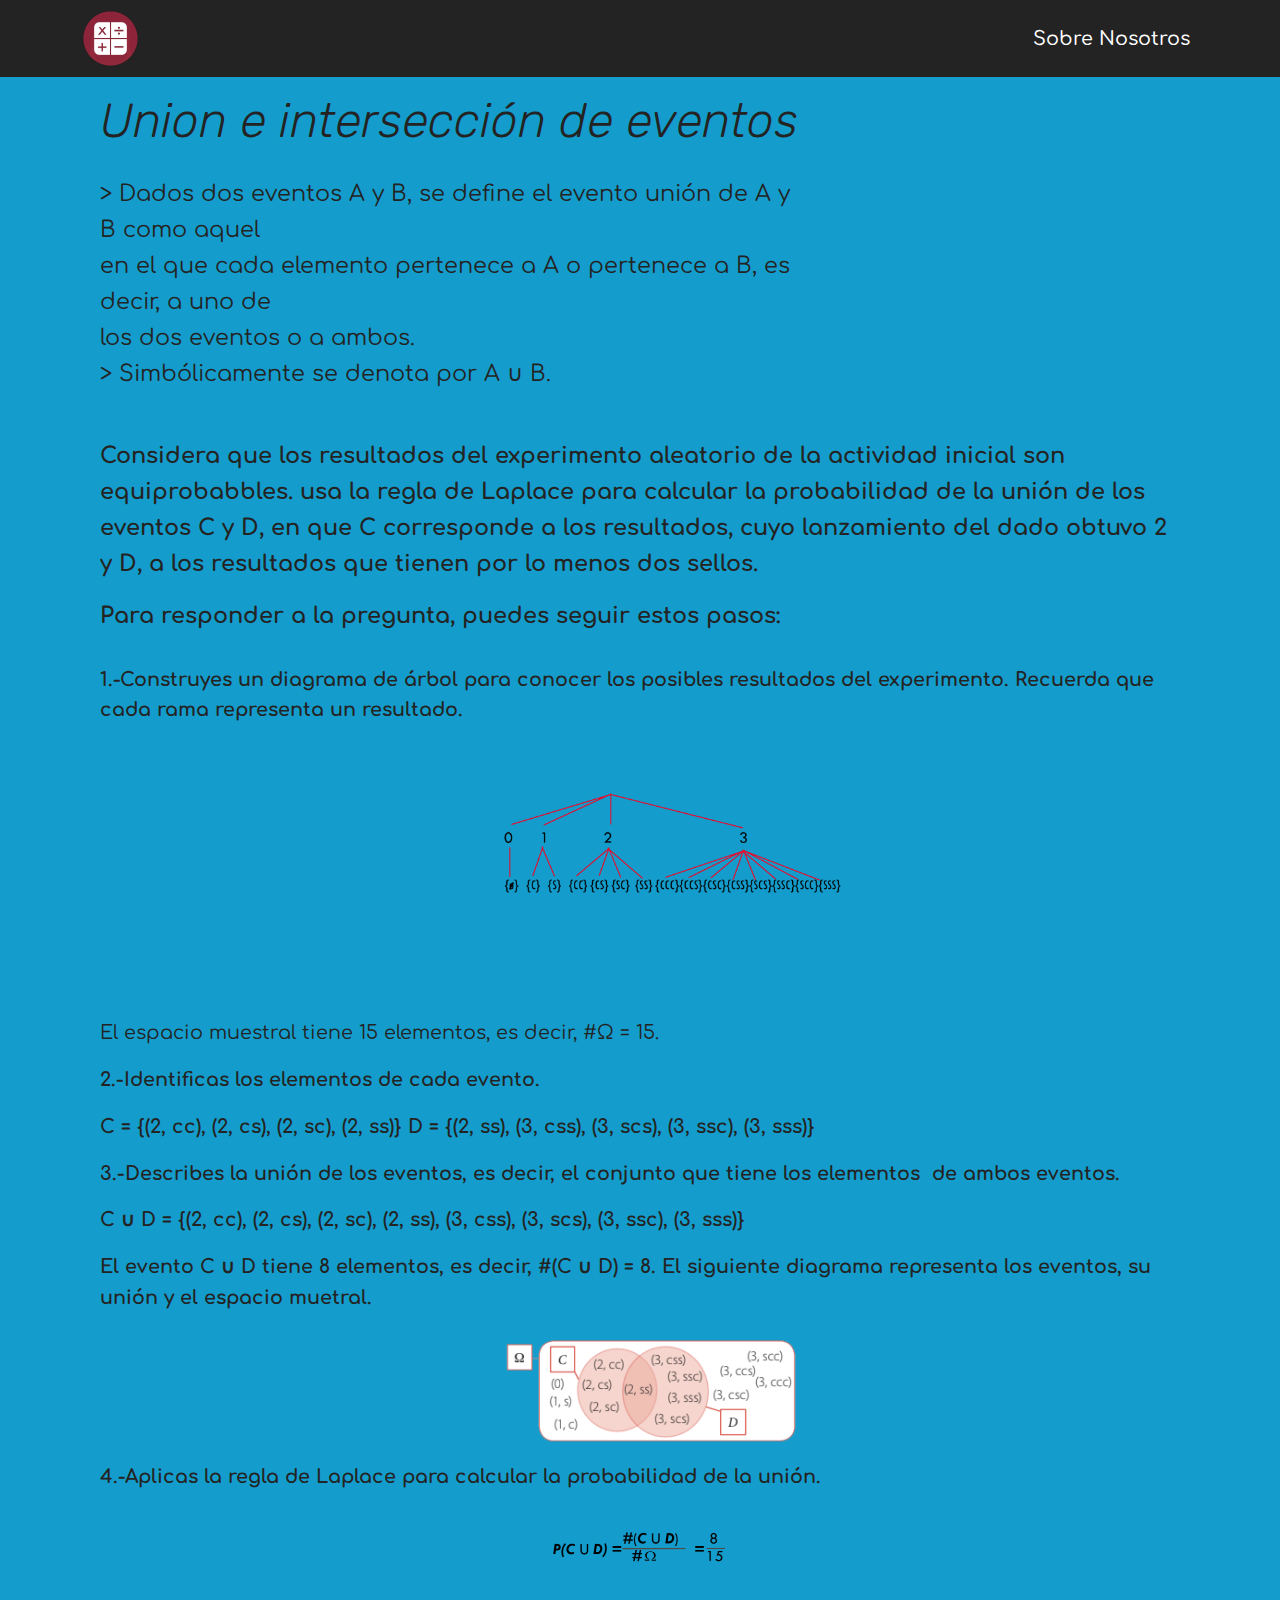
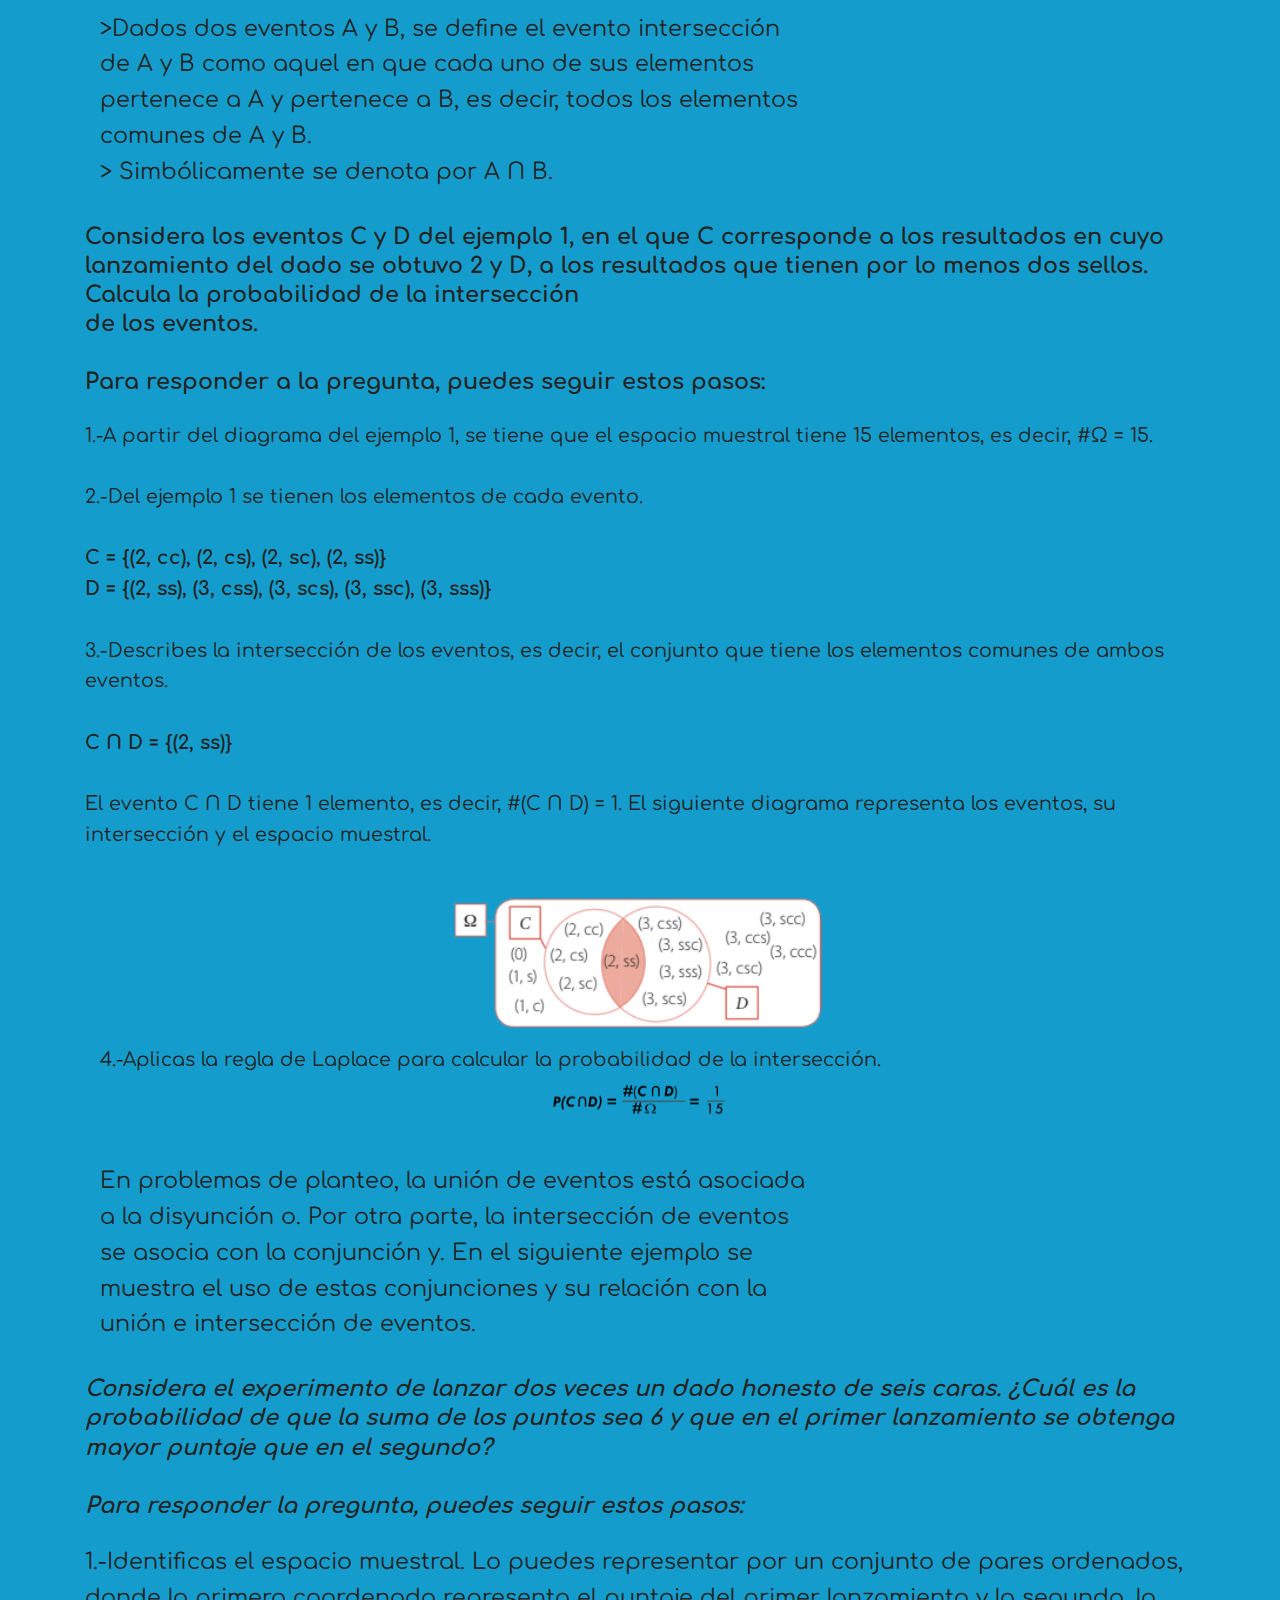
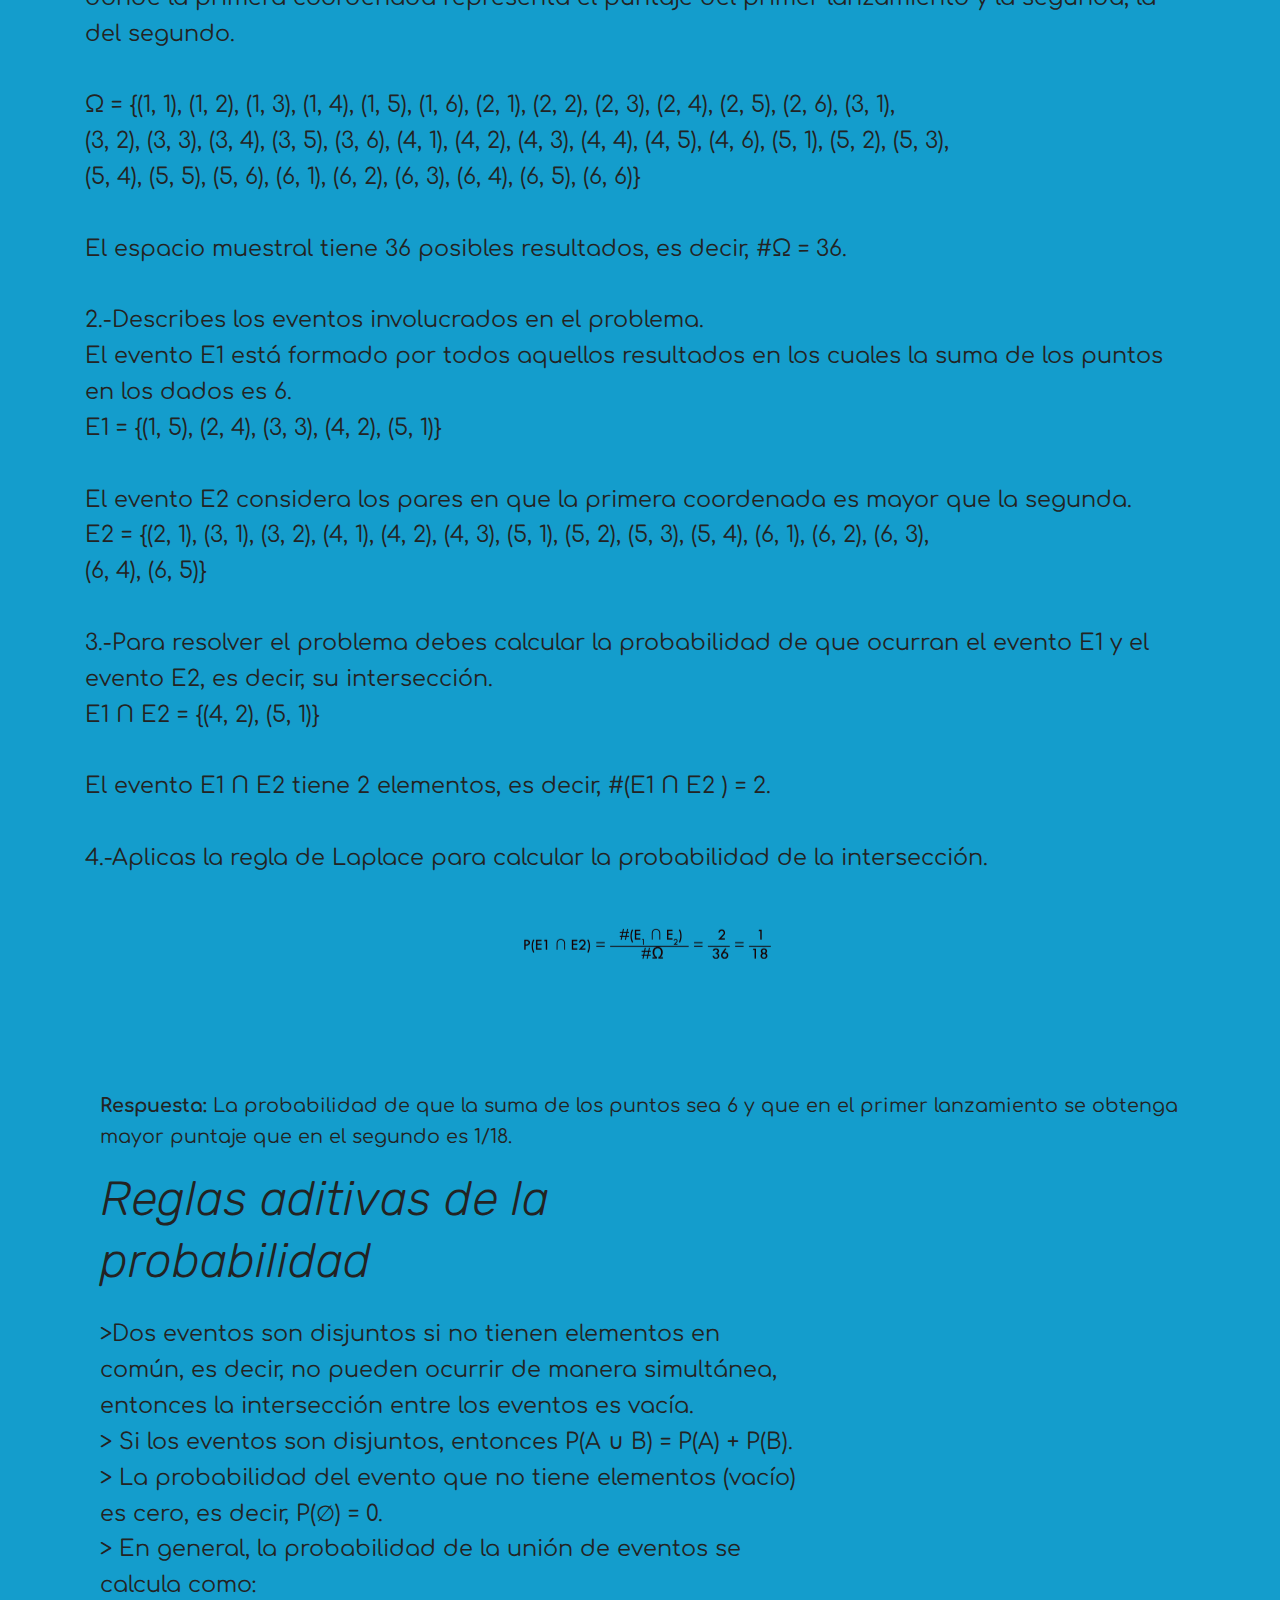
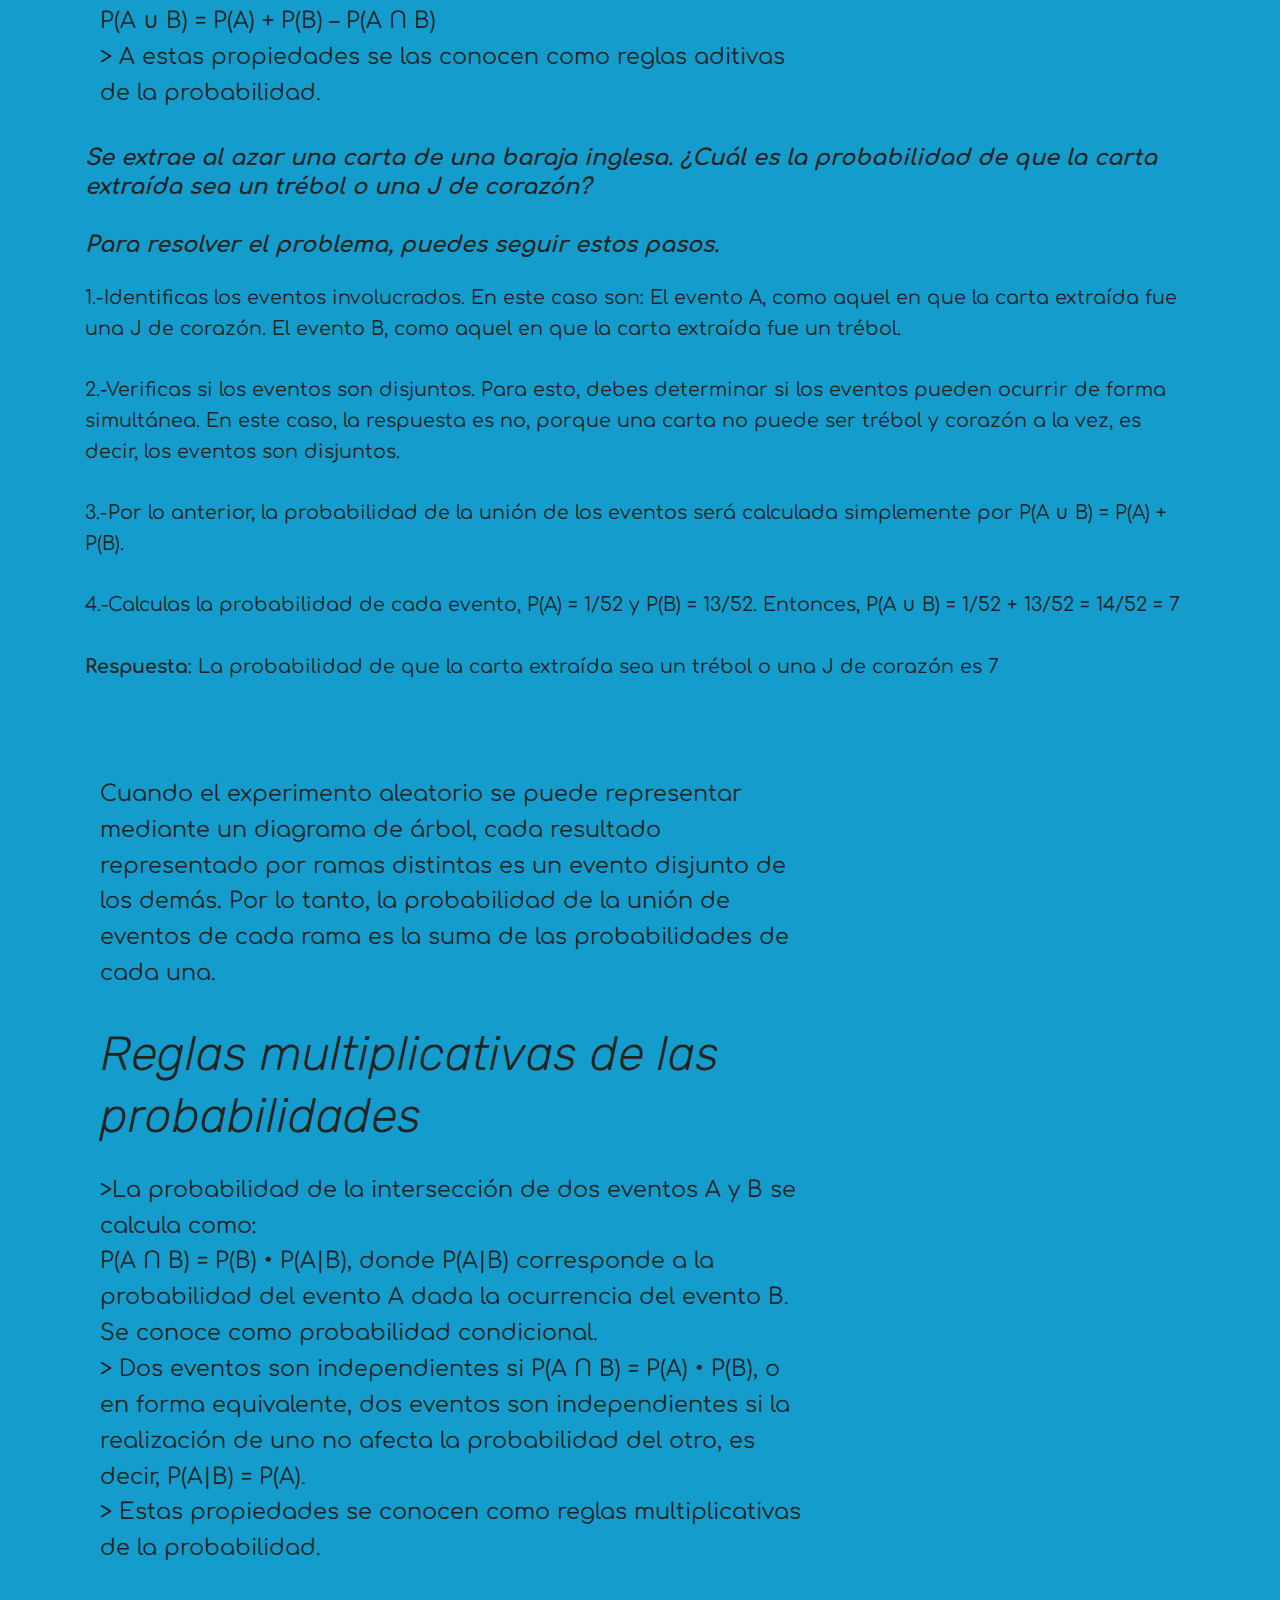
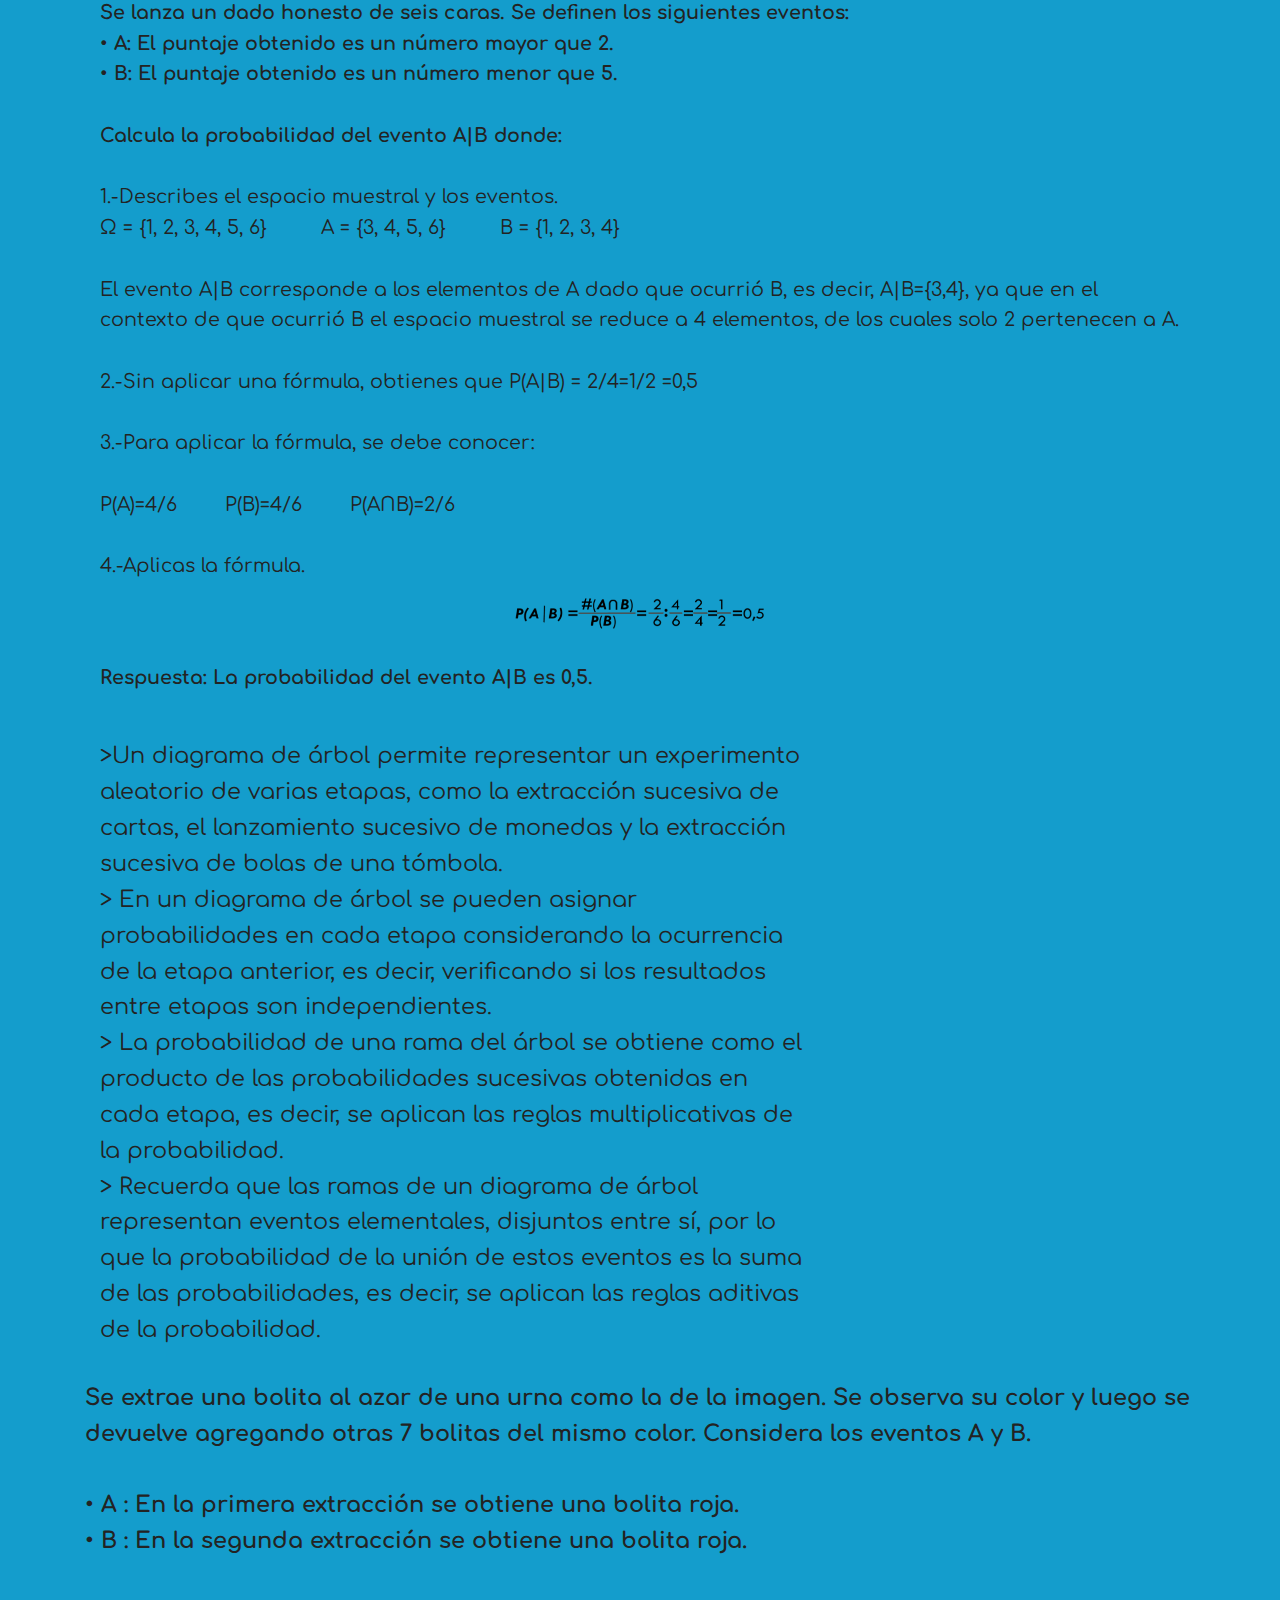
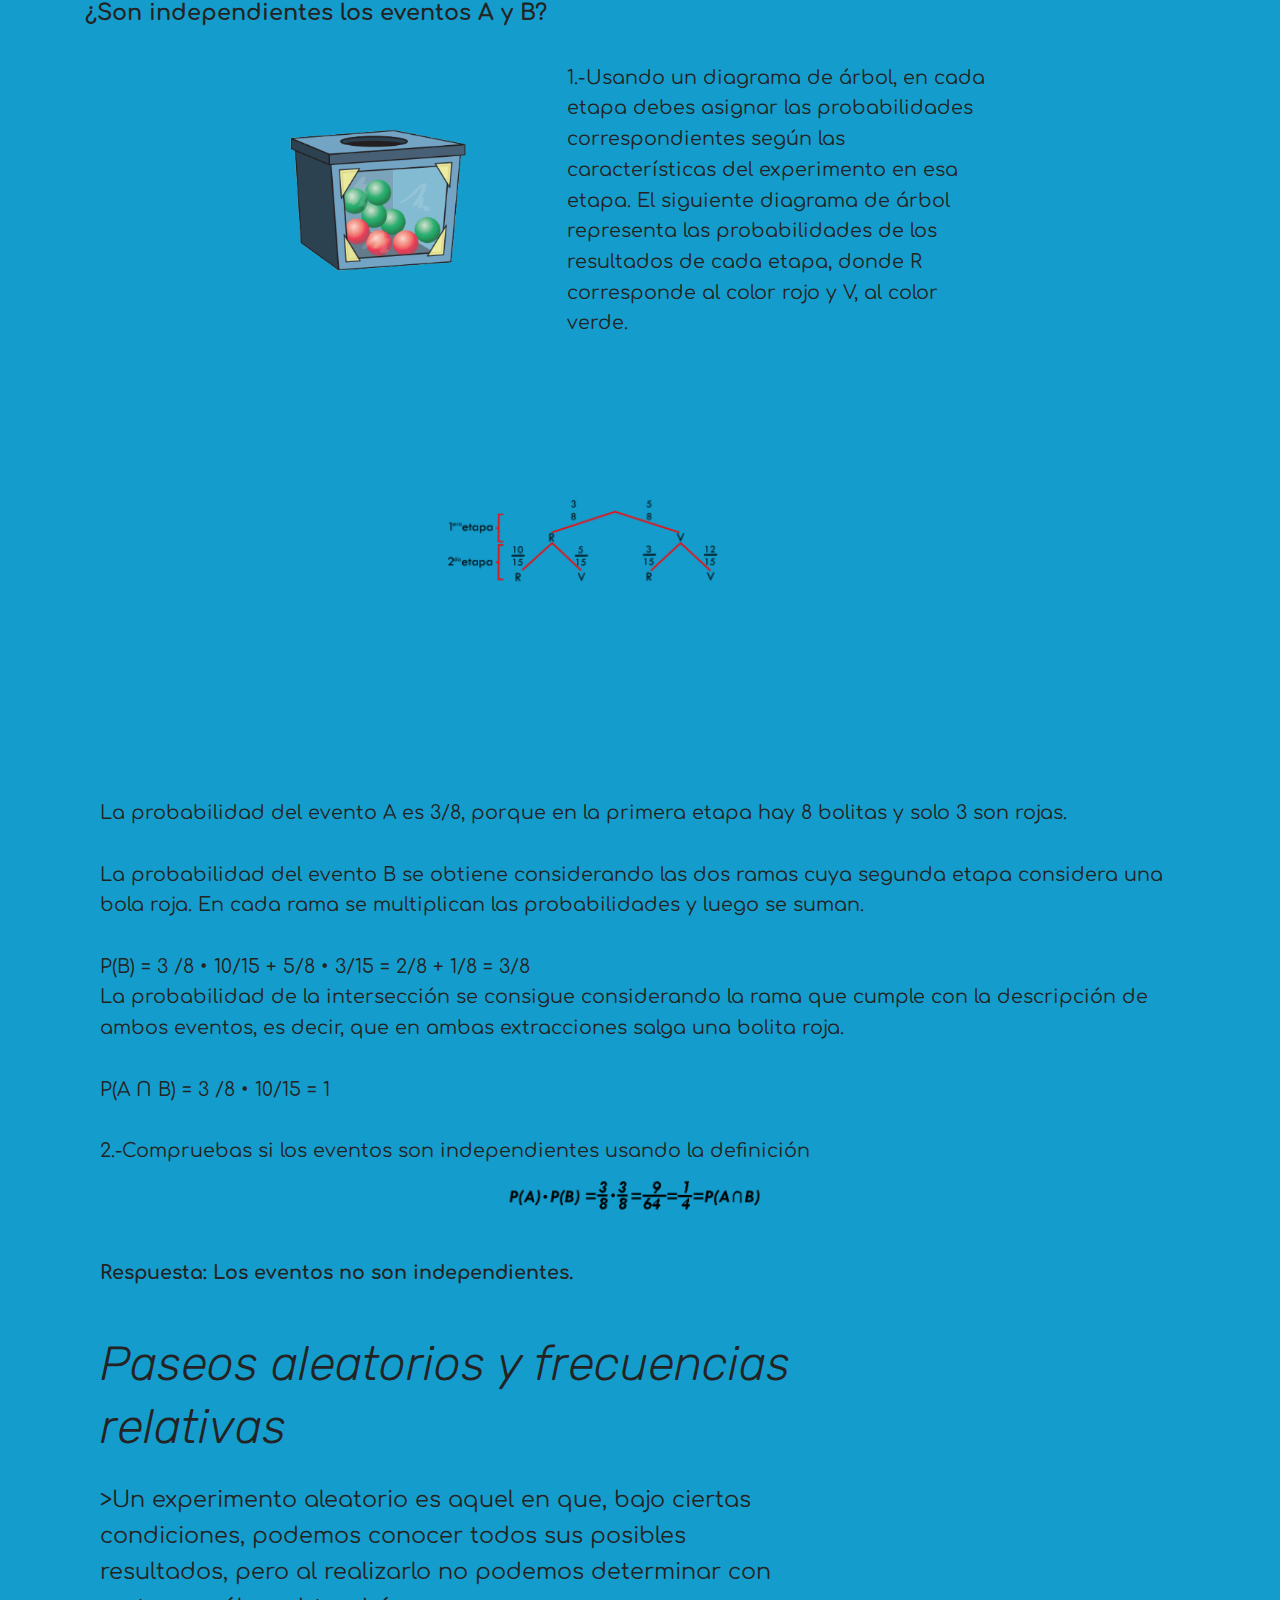
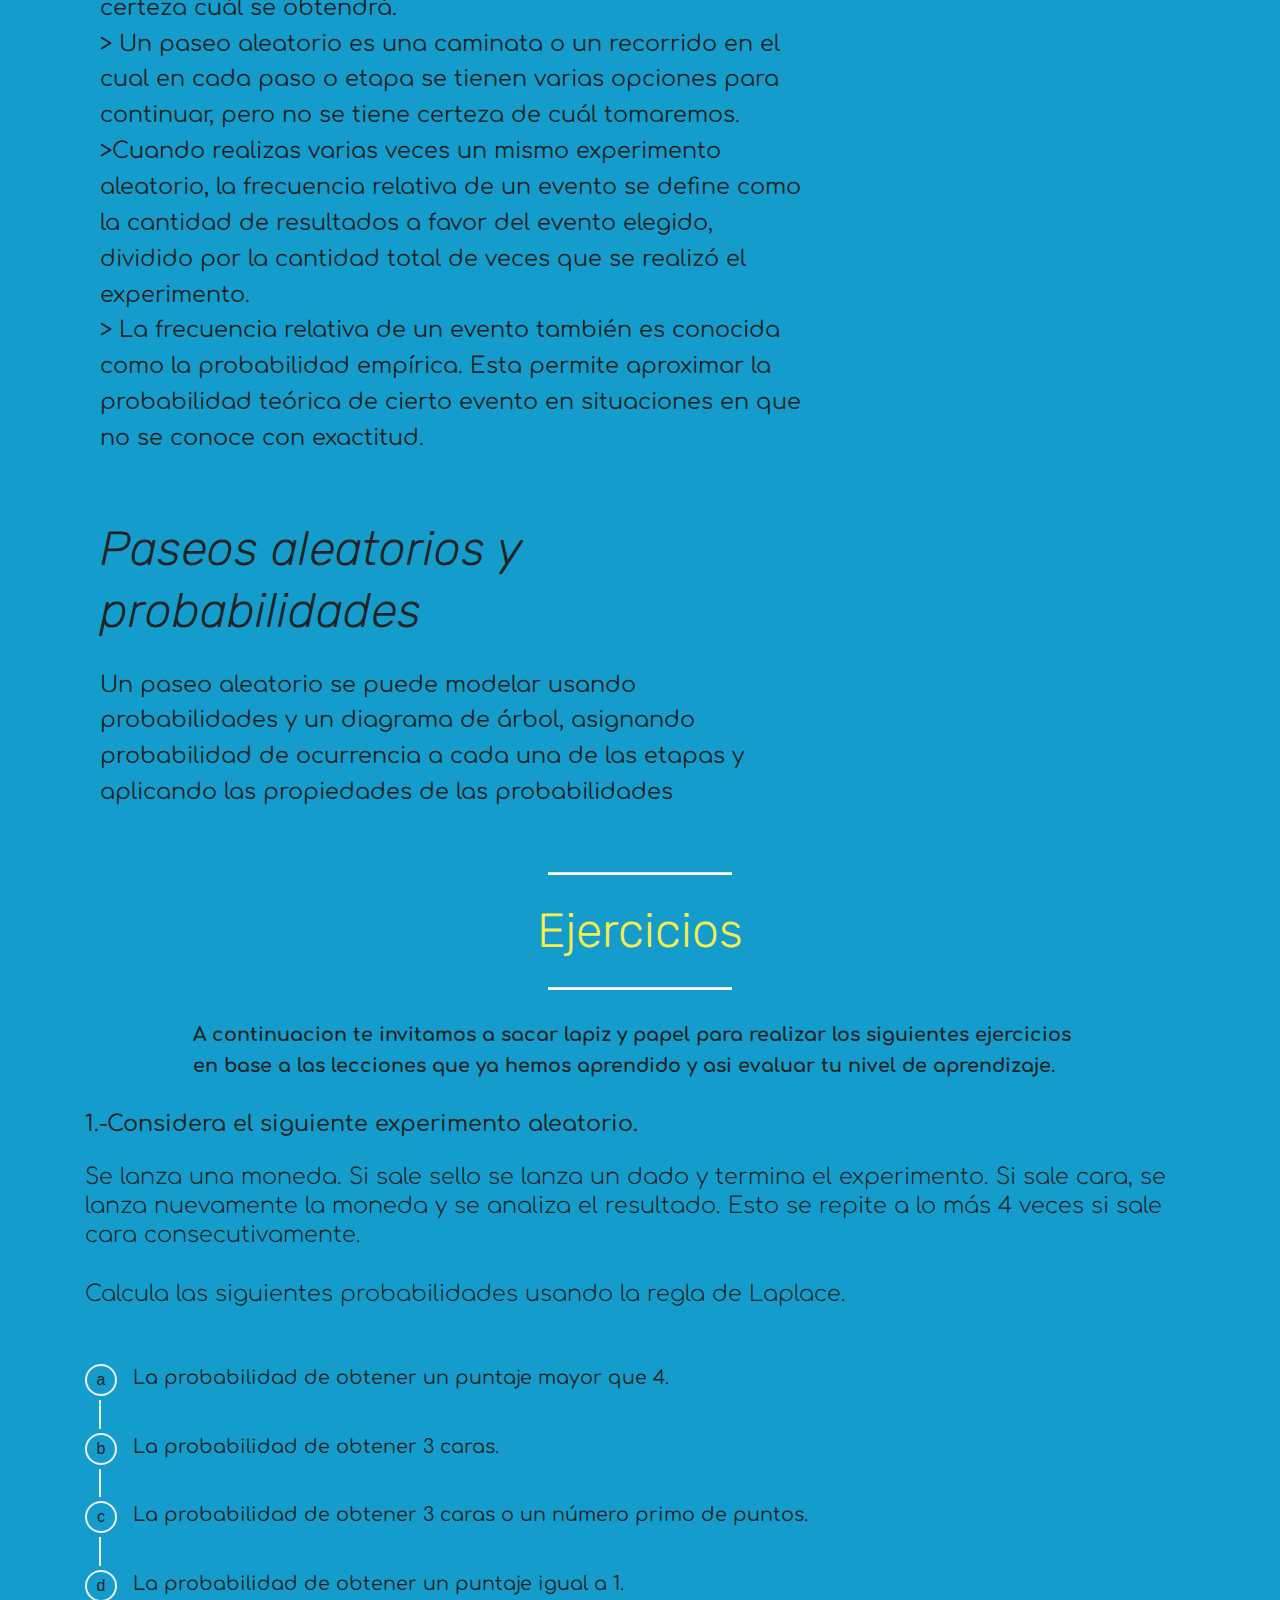
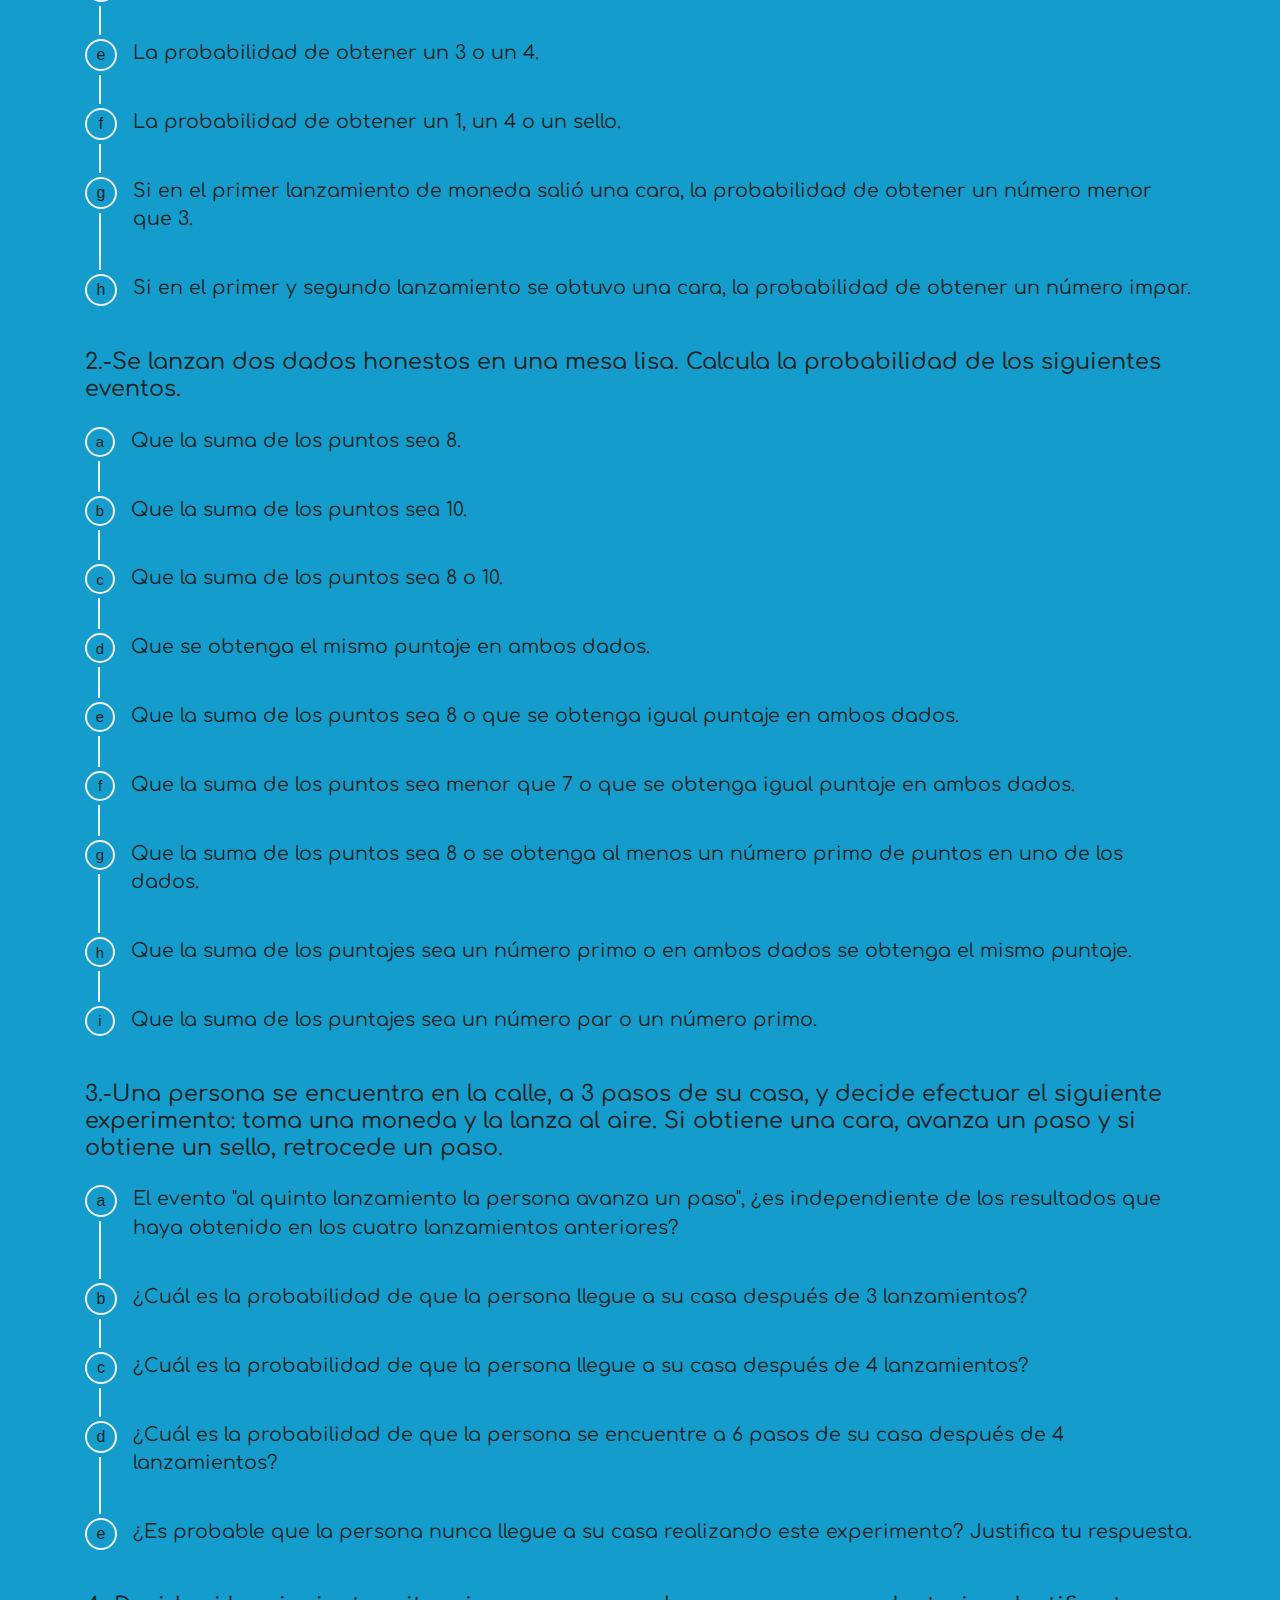
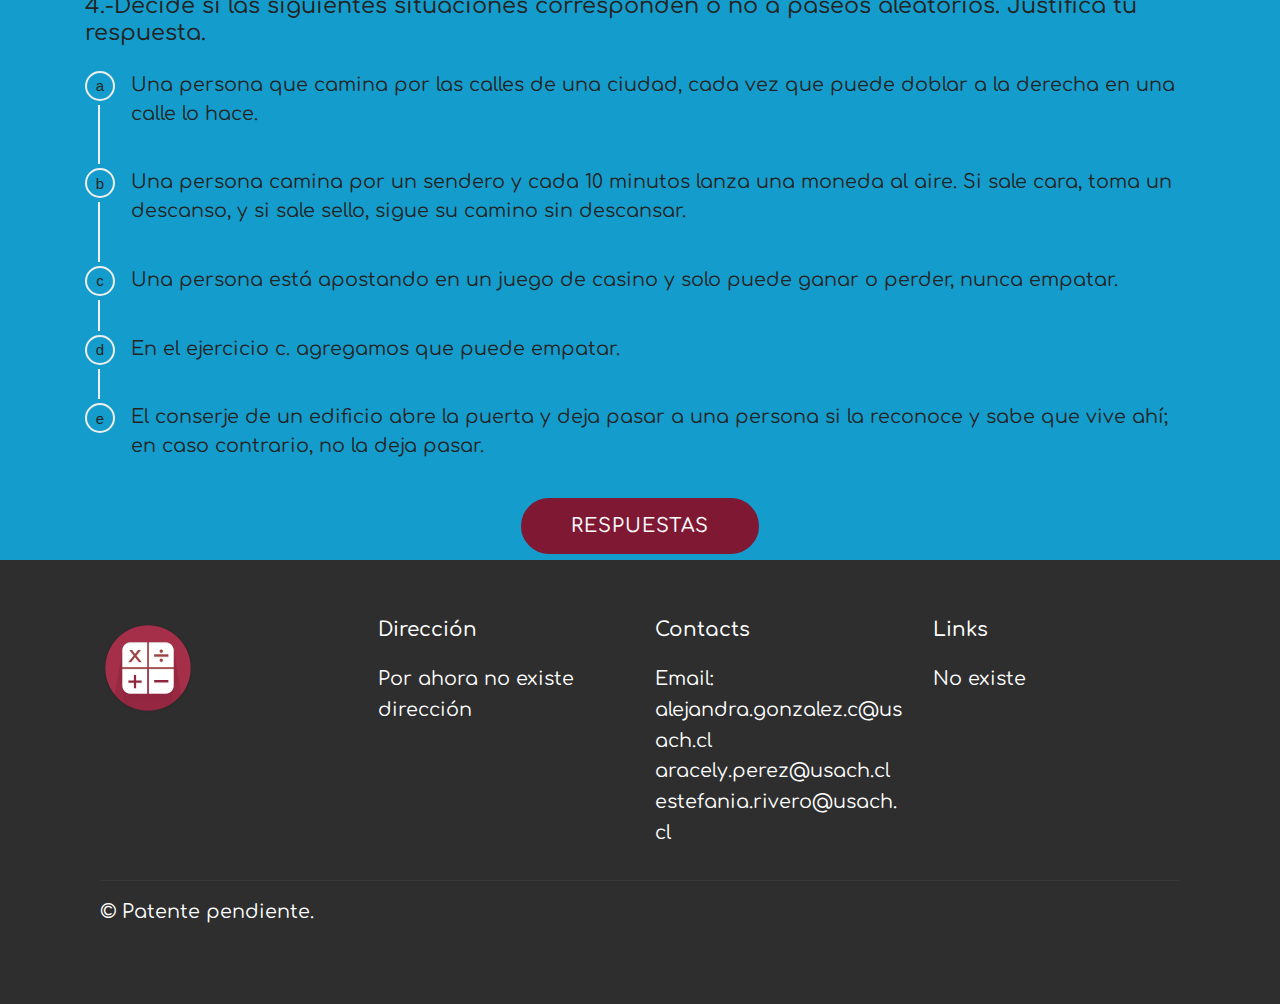
<file: page7.html>
<!DOCTYPE html>
<html  >
<head>
  <!-- Site made with Mobirise Website Builder v4.10.8, https://mobirise.com -->
  <meta charset="UTF-8">
  <meta http-equiv="X-UA-Compatible" content="IE=edge">
  <meta name="generator" content="Mobirise v4.10.8, mobirise.com">
  <meta name="viewport" content="width=device-width, initial-scale=1, minimum-scale=1">
  <link rel="shortcut icon" href="assets/images/pngocean.com-1-122x122.png" type="image/x-icon">
  <meta name="description" content="Site Builder Description">
  
  <title>1°</title>
  <link rel="stylesheet" href="assets/web/assets/mobirise-icons/mobirise-icons.css">
  <link rel="stylesheet" href="assets/tether/tether.min.css">
  <link rel="stylesheet" href="assets/bootstrap/css/bootstrap.min.css">
  <link rel="stylesheet" href="assets/bootstrap/css/bootstrap-grid.min.css">
  <link rel="stylesheet" href="assets/bootstrap/css/bootstrap-reboot.min.css">
  <link rel="stylesheet" href="assets/dropdown/css/style.css">
  <link rel="stylesheet" href="assets/socicon/css/styles.css">
  <link rel="stylesheet" href="assets/theme/css/style.css">
  <link rel="stylesheet" href="assets/mobirise/css/mbr-additional.css" type="text/css">
  
  
  
</head>
<body>
  <section class="menu cid-rMsdNzLz3Y" once="menu" id="menu2-h">

    

    <nav class="navbar navbar-expand beta-menu navbar-dropdown align-items-center navbar-toggleable-sm">
        <button class="navbar-toggler navbar-toggler-right" type="button" data-toggle="collapse" data-target="#navbarSupportedContent" aria-controls="navbarSupportedContent" aria-expanded="false" aria-label="Toggle navigation">
            <div class="hamburger">
                <span></span>
                <span></span>
                <span></span>
                <span></span>
            </div>
        </button>
        <div class="menu-logo">
            <div class="navbar-brand">
                <span class="navbar-logo">
                    <a href="index.html">
                        <img src="assets/images/pngocean.com-1-122x122.png" alt="Mobirise" title="" style="height: 3.8rem;">
                    </a>
                </span>
                
            </div>
        </div>
        <div class="collapse navbar-collapse" id="navbarSupportedContent">
            <ul class="navbar-nav nav-dropdown nav-right" data-app-modern-menu="true"><li class="nav-item">
                    <a class="nav-link link text-white display-4" href="page11.html">Sobre Nosotros</a>
                </li></ul>
            
        </div>
    </nav>
</section>

<section class="engine"><a href="https://mobirise.info/v">free html templates</a></section><section class="header9 cid-rNc0xpPXKj" id="header9-63">

    

    

    <div class="container">
        <div class="media-container-column mbr-white col-lg-8 col-md-10">
            
            <h3 class="mbr-section-subtitle align-left mbr-light pb-3 mbr-fonts-style display-2">Union e intersección de eventos</h3>
            <p class="mbr-text align-left pb-3 mbr-fonts-style display-5">&gt; Dados dos eventos A y B, se define el evento unión de A y B como aquel
<br>en el que cada elemento pertenece a A o pertenece a B, es decir, a uno de
<br>los dos eventos o a ambos.
<br>&gt; Simbólicamente se denota por A ∪ B.</p>
            
        </div>
    </div>

    
</section>

<section class="mbr-section article content1 cid-rNc2weh27b" id="content1-64">
    
     

    <div class="container">
        <div class="media-container-row">
            <div class="mbr-text col-12 mbr-fonts-style display-5 col-md-12"><p><strong>Considera que los resultados del experimento aleatorio de la actividad inicial son equiprobabbles. usa la regla de Laplace para calcular la probabilidad de la unión de los eventos C y D, en que C corresponde a los resultados, cuyo lanzamiento del dado obtuvo 2 y D, a los resultados que tienen por lo menos dos sellos.</strong></p><p><strong>Para responder a la pregunta, puedes seguir estos pasos:</strong></p></div>
        </div>
    </div>
</section>

<section class="mbr-section article content1 cid-rNc3hn4FNJ" id="content1-65">
    
     

    <div class="container">
        <div class="media-container-row">
            <div class="mbr-text col-12 mbr-fonts-style display-7 col-md-12"><strong>1.-Construyes un diagrama de árbol para conocer los posibles resultados del experimento. Recuerda que cada rama representa un resultado.</strong></div>
        </div>
    </div>
</section>

<section class="cid-rNc3sdmtlG" id="image1-66">

    

    <figure class="mbr-figure container">
        <div class="image-block" style="width: 42%;">
            <img src="assets/images/diagrama-64-732x412.png" width="1400" alt="Mobirise" title="">
            
        </div>
    </figure>
</section>

<section class="mbr-section article content1 cid-rNc3DtSE9s" id="content1-67">
    
     

    <div class="container">
        <div class="media-container-row">
            <div class="mbr-text col-12 mbr-fonts-style display-7 col-md-12"><p>El espacio muestral tiene 15 elementos, es decir, #Ω = 15.</p><p><strong>2.-Identificas los elementos de cada evento.
</strong></p><p><strong>C = {(2, cc), (2, cs), (2, sc), (2, ss)} D = {(2, ss), (3, css), (3, scs), (3, ssc), (3, sss)}</strong></p><p><strong>3.-Describes la unión de los eventos, es decir, el conjunto que tiene los elementos
&nbsp;</strong><strong>de ambos eventos.&nbsp;</strong></p><p><strong>C ∪ D = {(2, cc), (2, cs), (2, sc), (2, ss), (3, css), (3, scs), (3, ssc), (3, sss)}
</strong></p><p><strong>El evento C ∪ D tiene 8 elementos, es decir, #(C ∪ D) = 8. El siguiente diagrama representa los eventos, su unión y el espacio muetral.</strong></p></div>
        </div>
    </div>
</section>

<section class="cid-rNc48ejH4z" id="image1-68">

    

    <figure class="mbr-figure container">
        <div class="image-block" style="width: 34%;">
            <img src="assets/images/diagrama-64-2-1-409x127.png" width="1400" alt="Mobirise" title="">
            
        </div>
    </figure>
</section>

<section class="mbr-section article content1 cid-rNc4DFXWZC" id="content1-6c">
    
     

    <div class="container">
        <div class="media-container-row">
            <div class="mbr-text col-12 mbr-fonts-style display-7 col-md-12"><strong>4.-Aplicas la regla de Laplace para calcular la probabilidad de la unión.
</strong><div><br></div></div>
        </div>
    </div>
</section>

<section class="cid-rNc4MwoSDv" id="image1-6d">

    

    <figure class="mbr-figure container">
        <div class="image-block" style="width: 20%;">
            <img src="assets/images/diagrama-64-3-1-444x115.png" width="1400" alt="Mobirise" title="">
            
        </div>
    </figure>
</section>

<section class="header9 cid-rNc5pCoFZA" id="header9-6e">

    

    

    <div class="container">
        <div class="media-container-column mbr-white col-lg-8 col-md-10">
            
            
            <p class="mbr-text align-left pb-3 mbr-fonts-style display-5">&gt;Dados dos eventos A y B, se define el evento intersección de A y B como
aquel en que cada uno de sus elementos pertenece a A y pertenece a B, es
decir, todos los elementos comunes de A y B.
<br>&gt; Simbólicamente se denota por A ∩ B.</p>
            
        </div>
    </div>

    
</section>

<section class="header9 cid-rNcwIzKg2g" id="header9-6f">

    

    

    <div class="container">
        <div class="media-container-column mbr-white">
            
            <h3 class="mbr-section-subtitle align-left mbr-light pb-3 mbr-fonts-style display-5"><span style="font-style: normal;"><strong>Considera los eventos C y D del ejemplo 1, en el que C corresponde a los
 resultados en cuyo lanzamiento del dado se obtuvo 2 y D, a los resultados que tienen por lo menos dos sellos. Calcula la probabilidad de la intersección&nbsp;</strong></span><div><span style="font-style: normal;"><strong>de los eventos.
</strong></span></div><div><span style="font-style: normal;"><strong><br></strong></span></div><div><span style="font-style: normal;"><strong>Para responder a la pregunta, puedes seguir estos pasos:</strong></span></div></h3>
            <p class="mbr-text align-left pb-3 mbr-fonts-style display-7">1.-A partir del diagrama del ejemplo 1, se tiene que el espacio muestral tiene 15
elementos, es decir, #Ω = 15.<br><br>2.-Del ejemplo 1 se tienen los elementos de cada evento.
<br><br><strong>C = {(2, cc), (2, cs), (2, sc), (2, ss)}
<br>D = {(2, ss), (3, css), (3, scs), (3, ssc), (3, sss)}</strong><br><br>3.-Describes la intersección de los eventos, es decir, el conjunto que tiene los
elementos comunes de ambos eventos.
<br><br><strong>C ∩ D = {(2, ss)}</strong>
<br><br>El evento C ∩ D tiene 1 elemento, es decir, #(C ∩ D) = 1. El siguiente diagrama
representa los eventos, su intersección y el espacio muestral.</p>
            
        </div>
    </div>

    
</section>

<section class="cid-rNcxNw7g2f" id="image1-6g">

    

    <figure class="mbr-figure container">
        <div class="image-block" style="width: 35%;">
            <img src="assets/images/captura-de-pantalla-66-1-330x125.png" width="1400" alt="Mobirise" title="">
            
        </div>
    </figure>
</section>

<section class="mbr-section article content1 cid-rNcy02I5Jd" id="content1-6h">
    
     

    <div class="container">
        <div class="media-container-row">
            <div class="mbr-text col-12 mbr-fonts-style display-7 col-md-12">4.-Aplicas la regla de Laplace para calcular la probabilidad de la intersección.</div>
        </div>
    </div>
</section>

<section class="cid-rNhKB95uf7" id="image1-6r">

    

    <figure class="mbr-figure container">
        <div class="image-block" style="width: 20%;">
            <img src="assets/images/captura-de-pantalla-66-2-444x115.png" width="1400" alt="Mobirise" title="">
            
        </div>
    </figure>
</section>

<section class="header9 cid-rNcypeQH0q" id="header9-6i">

    

    

    <div class="container">
        <div class="media-container-column mbr-white col-lg-8 col-md-10">
            
            
            <p class="mbr-text align-left pb-3 mbr-fonts-style display-5">En problemas de planteo, la unión de eventos está asociada a la disyunción o.
Por otra parte, la intersección de eventos se asocia con la conjunción y. En el
siguiente ejemplo se muestra el uso de estas conjunciones y su relación con la
unión e intersección de eventos.</p>
            
        </div>
    </div>

    
</section>

<section class="header9 cid-rNcyK47Ttb" id="header9-6k">

    

    

    <div class="container">
        <div class="media-container-column mbr-white">
            
            <h3 class="mbr-section-subtitle align-left mbr-light pb-3 mbr-fonts-style display-5"><strong>Considera el experimento de lanzar dos veces un dado honesto de seis caras.
¿Cuál es la probabilidad de que la suma de los puntos sea 6 y que en el primer lanzamiento se obtenga mayor puntaje que en el segundo? <br><br>Para responder la pregunta, puedes seguir estos pasos:</strong></h3>
            <p class="mbr-text align-left pb-3 mbr-fonts-style display-5">1.-Identificas el espacio muestral. Lo puedes representar por un conjunto de pares
ordenados, donde la primera coordenada representa el puntaje del primer
lanzamiento y la segunda, la del segundo.<br><br>Ω = {(1, 1), (1, 2), (1, 3), (1, 4), (1, 5), (1, 6), (2, 1), (2, 2), (2, 3), (2, 4), (2, 5), (2, 6), (3, 1),
<br>(3, 2), (3, 3), (3, 4), (3, 5), (3, 6), (4, 1), (4, 2), (4, 3), (4, 4), (4, 5), (4, 6), (5, 1), (5, 2), (5, 3),
<br>(5, 4), (5, 5), (5, 6), (6, 1), (6, 2), (6, 3), (6, 4), (6, 5), (6, 6)}<br><br>El espacio muestral tiene 36 posibles resultados, es decir, #Ω = 36.<br><br>2.-Describes los eventos involucrados en el problema.
<br>El evento E1 está formado por todos aquellos resultados en los cuales la suma
de los puntos en los dados es 6.
<br>E1
= {(1, 5), (2, 4), (3, 3), (4, 2), (5, 1)}
<br><br>El evento E2
considera los pares en que la primera coordenada es mayor que
la segunda.
<br>E2
= {(2, 1), (3, 1), (3, 2), (4, 1), (4, 2), (4, 3), (5, 1), (5, 2), (5, 3), (5, 4), (6, 1), (6, 2), (6, 3),
<br>(6, 4), (6, 5)}<br><br>3.-Para resolver el problema debes calcular la probabilidad de que ocurran el evento
E1 y el evento E2, es decir, su intersección.
<br>E1 ∩ E2
= {(4, 2), (5, 1)}
<br><br>El evento E1 ∩ E2
tiene 2 elementos, es decir, #(E1 ∩ E2
) = 2.<br><br>4.-Aplicas la regla de Laplace para calcular la probabilidad de la intersección.</p>
            
        </div>
    </div>

    
</section>

<section class="cid-rNcAxY8Vvy" id="image1-6l">

    

    <figure class="mbr-figure container">
        <div class="image-block" style="width: 27%;">
            <img src="assets/images/primero-5-600x337.png" width="1400" alt="Mobirise" title="">
            
        </div>
    </figure>
</section>

<section class="mbr-section article content1 cid-rNcAH4Q2A0" id="content1-6m">
    
     

    <div class="container">
        <div class="media-container-row">
            <div class="mbr-text col-12 mbr-fonts-style display-7 col-md-12"><strong>Respuesta: </strong>La probabilidad de que la suma de los puntos sea 6 y que en el primer lanzamiento se obtenga mayor puntaje que en el segundo es 1/18.</div>
        </div>
    </div>
</section>

<section class="header9 cid-rNcB6CX85U" id="header9-6n">

    

    

    <div class="container">
        <div class="media-container-column mbr-white col-lg-8 col-md-10">
            
            <h3 class="mbr-section-subtitle align-left mbr-light pb-3 mbr-fonts-style display-2">Reglas aditivas de la probabilidad</h3>
            <p class="mbr-text align-left pb-3 mbr-fonts-style display-5">&gt;Dos eventos son disjuntos si no tienen elementos en común, es decir, no
pueden ocurrir de manera simultánea, entonces la intersección entre los
eventos es vacía.
<br>&gt; Si los eventos son disjuntos, entonces P(A ∪ B) = P(A) + P(B).
<br>&gt; La probabilidad del evento que no tiene elementos (vacío) es cero, es decir,
P(∅) = 0.
<br>&gt; En general, la probabilidad de la unión de eventos se calcula como:
<br>P(A ∪ B) = P(A) + P(B) – P(A ∩ B)
<br>&gt; A estas propiedades se las conocen como reglas aditivas de la probabilidad.</p>
            
        </div>
    </div>

    
</section>

<section class="header9 cid-rNcBTVk8CT" id="header9-6o">

    

    

    <div class="container">
        <div class="media-container-column mbr-white">
            
            <h3 class="mbr-section-subtitle align-left mbr-light pb-3 mbr-fonts-style display-5"><strong>Se extrae al azar una carta de una baraja inglesa. ¿Cuál es la probabilidad
 de que la carta extraída sea un trébol o una J de corazón?&nbsp;</strong><div><strong><br></strong></div><div><strong>Para resolver el problema, puedes seguir estos pasos.</strong></div></h3>
            <p class="mbr-text align-left pb-3 mbr-fonts-style display-7">1.-Identificas los eventos involucrados. En este caso son:
El evento A, como aquel en que la carta extraída fue una J de corazón.
El evento B, como aquel en que la carta extraída fue un trébol.<br><br>2.-Verificas si los eventos son disjuntos. Para esto, debes determinar si los eventos
pueden ocurrir de forma simultánea. En este caso, la respuesta es no, porque una
carta no puede ser trébol y corazón a la vez, es decir, los eventos son disjuntos.<br><br>3.-Por lo anterior, la probabilidad de la unión de los eventos será calculada
simplemente por P(A ∪ B) = P(A) + P(B).<br><br>4.-Calculas la probabilidad de cada evento, P(A) = 1/52 y P(B) = 13/52. Entonces, P(A ∪ B) = 1/52 + 13/52 = 14/52 = 7<br><br><strong>Respuesta</strong>: La probabilidad de que la carta extraída sea un trébol o una J de
corazón es 7<br><br><br></p>
            
        </div>
    </div>

    
</section>

<section class="header9 cid-rNcDfFZIN2" id="header9-6p">

    

    

    <div class="container">
        <div class="media-container-column mbr-white col-lg-8 col-md-10">
            
            
            <p class="mbr-text align-left pb-3 mbr-fonts-style display-5">Cuando el experimento aleatorio se puede representar mediante un diagrama de árbol, cada resultado representado por ramas distintas es un evento
disjunto de los demás. Por lo tanto, la probabilidad de la unión de eventos de
cada rama es la suma de las probabilidades de cada una.</p>
            
        </div>
    </div>

    
</section>

<section class="header9 cid-rNcDMBalYr" id="header9-6q">

    

    

    <div class="container">
        <div class="media-container-column mbr-white col-lg-8 col-md-10">
            
            <h3 class="mbr-section-subtitle align-left mbr-light pb-3 mbr-fonts-style display-2">Reglas multiplicativas de las probabilidades</h3>
            <p class="mbr-text align-left pb-3 mbr-fonts-style display-5">&gt;La probabilidad de la intersección de dos eventos A y B se calcula como:
<br>P(A ∩ B) = P(B) • P(A|B),
donde P(A|B) corresponde a la probabilidad del evento A dada la ocurrencia
del evento B. Se conoce como probabilidad condicional.
<br>&gt; Dos eventos son independientes si P(A ∩ B) = P(A) • P(B), o en forma
equivalente, dos eventos son independientes si la realización de uno no
afecta la probabilidad del otro, es decir, P(A|B) = P(A).
<br>&gt; Estas propiedades se conocen como reglas multiplicativas de la
probabilidad.</p>
            
        </div>
    </div>

    
</section>

<section class="mbr-section article content1 cid-rNhLfebavl" id="content1-6s">
    
     

    <div class="container">
        <div class="media-container-row">
            <div class="mbr-text col-12 mbr-fonts-style display-7 col-md-12"><strong>Se lanza un dado honesto de seis caras. Se definen los siguientes eventos:
</strong><div><strong>• A: El puntaje obtenido es un número mayor que 2.
</strong></div><div><strong>• B: El puntaje obtenido es un número menor que 5.
</strong></div><div><strong><br></strong></div><div><strong>Calcula la probabilidad del evento A|B donde:</strong></div><div><strong><br></strong></div><div>1.-Describes el espacio muestral y los eventos.
</div><div>Ω = {1, 2, 3, 4, 5, 6} &nbsp;&nbsp;&nbsp;&nbsp;&nbsp;&nbsp;&nbsp;&nbsp;A = {3, 4, 5, 6} &nbsp;&nbsp;&nbsp;&nbsp;&nbsp;&nbsp;&nbsp;&nbsp;B = {1, 2, 3, 4}
</div><div><br></div><div>El evento A|B corresponde a los elementos de A dado que ocurrió B, es decir, A|B={3,4}, ya que en el contexto de que ocurrió B el espacio muestral se reduce a 4 elementos, de los cuales solo 2 pertenec<span style="font-size: 1.2rem;">en a A.</span></div><div><span style="font-size: 1.2rem;"><br></span></div><div>2.-Sin aplicar una fórmula, obtienes que P(A|B) = 2/4=1/2 =0,5</div><div><br></div><div>3.-Para aplicar la fórmula, se debe conocer:</div><div><br></div><div>P(A)=4/6&nbsp;&nbsp;&nbsp;&nbsp;&nbsp; &nbsp; P(B)=4/6&nbsp;&nbsp;&nbsp;&nbsp;&nbsp; &nbsp; P(A∩B)=2/6</div><div><br></div><div>4.-Aplicas la fórmula.</div></div>
        </div>
    </div>
</section>

<section class="cid-rNhMDyt5hW" id="image1-6t">

    

    <figure class="mbr-figure container">
        <div class="image-block" style="width: 23%;">
            <img src="assets/images/primero-1-510x132.png" width="1400" alt="Mobirise" title="">
            
        </div>
    </figure>
</section>

<section class="mbr-section article content1 cid-rNhMLLkZir" id="content1-6u">
    
     

    <div class="container">
        <div class="media-container-row">
            <div class="mbr-text col-12 mbr-fonts-style display-7 col-md-12"><strong>Respuesta: La probabilidad del evento A|B es 0,5.</strong></div>
        </div>
    </div>
</section>

<section class="header9 cid-rNhOguANDM" id="header9-6v">

    

    

    <div class="container">
        <div class="media-container-column mbr-white col-lg-8 col-md-10">
            
            
            <p class="mbr-text align-left pb-3 mbr-fonts-style display-5">&gt;Un diagrama de árbol permite representar un experimento aleatorio de
varias etapas, como la extracción sucesiva de cartas, el lanzamiento sucesivo
de monedas y la extracción sucesiva de bolas de una tómbola.
<br>&gt; En un diagrama de árbol se pueden asignar probabilidades en cada etapa
considerando la ocurrencia de la etapa anterior, es decir, verificando si los
resultados entre etapas son independientes.
<br>&gt; La probabilidad de una rama del árbol se obtiene como el producto de las
probabilidades sucesivas obtenidas en cada etapa, es decir, se aplican las
reglas multiplicativas de la probabilidad.
<br>&gt; Recuerda que las ramas de un diagrama de árbol representan eventos
elementales, disjuntos entre sí, por lo que la probabilidad de la unión de
estos eventos es la suma de las probabilidades, es decir, se aplican las reglas
aditivas de la probabilidad.</p>
            
        </div>
    </div>

    
</section>

<section class="header9 cid-rNhOLC9jMj" id="header9-6w">

    

    

    <div class="container">
        <div class="media-container-column mbr-white">
            
            
            <p class="mbr-text align-left pb-3 mbr-fonts-style display-5"><strong>Se extrae una bolita al azar de una urna como la de la imagen. Se observa
su color y luego se devuelve agregando otras 7 bolitas del mismo color.
Considera los eventos A y B.
<br><br>• A : En la primera extracción se obtiene una bolita roja.
<br>• B : En la segunda extracción se obtiene una bolita roja.
<br><br>¿Son independientes los eventos A y B?</strong><strong><br></strong></p>
            
        </div>
    </div>

    
</section>

<section class="mbr-section content6 cid-rNhPsJ130L" id="content6-6y">
    
     
    
    <div class="container">
        <div class="media-container-row">
            <div class="col-12 col-md-8">
                <div class="media-container-row">
                    <div class="mbr-figure" style="width: 60%;">
                      <img src="assets/images/primero-2-296x302.png" alt="Mobirise" title="">  
                    </div>
                    <div class="media-content">
                        <div class="mbr-section-text">
                            <p class="mbr-text mb-0 mbr-fonts-style display-7">1.-Usando un diagrama de árbol, en cada etapa debes asignar las probabilidades
correspondientes según las características del experimento en esa etapa. El
siguiente diagrama de árbol representa las probabilidades de los resultados de
cada etapa, donde R corresponde al color rojo y V, al color verde.</p>
                        </div>
                    </div>
                </div>
            </div>
        </div>
    </div>
</section>

<section class="cid-rNhPRhdRHT" id="image1-6z">

    

    <figure class="mbr-figure container">
        <div class="image-block" style="width: 64%;">
            <img src="assets/images/primero-3-666x374.png" width="1400" alt="Mobirise" title="">
            
        </div>
    </figure>
</section>

<section class="mbr-section article content1 cid-rNhQ7jlaMV" id="content1-70">
    
     

    <div class="container">
        <div class="media-container-row">
            <div class="mbr-text col-12 mbr-fonts-style display-7 col-md-12">La probabilidad del evento A es 3/8, porque en la primera etapa hay 8 bolitas y solo 3 son rojas.<span style="font-size: 1rem;">&nbsp;</span><div><br></div><div>La probabilidad del evento B se obtiene considerando las dos ramas cuya segunda etapa considera una bola roja. En cada rama se multiplican las probabilidades y luego se suman.</div><div><br></div><div>P(B) = 3 /8 • 10/15 + 5/8 • 3/15 = 2/8 + 1/8 = 3/8</div><div>La probabilidad de la intersección se consigue considerando la rama que  cumple con la descripción de ambos eventos, es decir, que en ambas extracciones salga una bolita roja.</div><div><br></div><div>P(A ∩ B) = 3 /8 • 10/15 = 1</div><div><br></div><div>2.-Compruebas si los eventos son independientes usando la definición</div></div>
        </div>
    </div>
</section>

<section class="cid-rNhQZ0OKkE" id="image1-71">

    

    <figure class="mbr-figure container">
        <div class="image-block" style="width: 38%;">
            <img src="assets/images/primero-4-466x84.png" width="1400" alt="Mobirise" title="">
            
        </div>
    </figure>
</section>

<section class="mbr-section article content1 cid-rNhR5A2P8Z" id="content1-72">
    
     

    <div class="container">
        <div class="media-container-row">
            <div class="mbr-text col-12 mbr-fonts-style display-7 col-md-12"><strong>Respuesta: Los eventos no son independientes.</strong></div>
        </div>
    </div>
</section>

<section class="header9 cid-rNhRooIgIr" id="header9-73">

    

    

    <div class="container">
        <div class="media-container-column mbr-white col-lg-8 col-md-10">
            
            <h3 class="mbr-section-subtitle align-left mbr-light pb-3 mbr-fonts-style display-2">Paseos aleatorios y frecuencias relativas</h3>
            <p class="mbr-text align-left pb-3 mbr-fonts-style display-5">&gt;Un experimento aleatorio es aquel en que, bajo ciertas condiciones,
podemos conocer todos sus posibles resultados, pero al realizarlo no
podemos determinar con certeza cuál se obtendrá.
<br>&gt; Un paseo aleatorio es una caminata o un recorrido en el cual en cada paso
o etapa se tienen varias opciones para continuar, pero no se tiene certeza
de cuál tomaremos.<br>&gt;Cuando realizas varias veces un mismo experimento aleatorio, la frecuencia
relativa de un evento se define como la cantidad de resultados a favor
del evento elegido, dividido por la cantidad total de veces que se realizó el
experimento.
<br>&gt; La frecuencia relativa de un evento también es conocida como la
probabilidad empírica. Esta permite aproximar la probabilidad teórica de
cierto evento en situaciones en que no se conoce con exactitud.<br></p>
            
        </div>
    </div>

    
</section>

<section class="header9 cid-rNhSpN6rEd" id="header9-74">

    

    

    <div class="container">
        <div class="media-container-column mbr-white col-lg-8 col-md-10">
            
            <h3 class="mbr-section-subtitle align-left mbr-light pb-3 mbr-fonts-style display-2">Paseos aleatorios y probabilidades</h3>
            <p class="mbr-text align-left pb-3 mbr-fonts-style display-5">Un paseo aleatorio se puede modelar usando probabilidades y un diagrama
de árbol, asignando probabilidad de ocurrencia a cada una de las etapas y
aplicando las propiedades de las probabilidades</p>
            
        </div>
    </div>

    
</section>

<section class="mbr-section article content10 cid-rNhTGaD54J" id="content10-75">
    
     

    <div class="container">
        <div class="inner-container" style="width: 66%;">
            <hr class="line" style="width: 25%;">
            <div class="section-text align-center mbr-white mbr-fonts-style display-2">Ejercicios</div>
            <hr class="line" style="width: 25%;">
        </div>
    </div>
</section>

<section class="mbr-section article content1 cid-rNon6CCWAu" id="content1-ab">
    
     

    <div class="container">
        <div class="media-container-row">
            <div class="mbr-text col-12 mbr-fonts-style display-7 col-md-10"><strong>A continuacion te invitamos a sacar lapiz y papel para realizar los siguientes ejercicios en base a las lecciones que ya hemos aprendido y asi evaluar tu nivel de aprendizaje.</strong></div>
        </div>
    </div>
</section>

<section class="step1 cid-rNhTO1zivF" id="step1-76">

    

    
    
    <div class="container">
        <h2 class="mbr-section-title pb-3 mbr-fonts-style align-center display-5">1.-Considera el siguiente experimento aleatorio.</h2>
        <h3 class="mbr-section-subtitle pb-5 mbr-fonts-style align-center display-5">Se lanza una moneda. Si sale sello se lanza un dado y termina el experimento. Si sale cara, se lanza nuevamente la moneda y se analiza el resultado. Esto se repite a lo más 4 veces si sale cara consecutivamente.<br><br>Calcula las siguientes probabilidades usando la regla de Laplace.</h3>
        <div class="step-container">
            <div class="card separline pb-4">
                <div class="step-element d-flex">
                    <div class="step-wrapper pr-3">
                        <h3 class="step d-flex align-items-center justify-content-center">a</h3>
                    </div>          
                    <div class="step-text-content">
                        
                        <p class="mbr-step-text mbr-fonts-style display-7">La probabilidad de obtener un puntaje mayor que 4.</p>
                    </div>
                </div>
            </div>

            <div class="card separline pb-4">
                <div class="step-element d-flex">
                    <div class="step-wrapper pr-3">
                        <h3 class="step d-flex align-items-center justify-content-center">b</h3>
                    </div>          
                    <div class="step-text-content">
                        
                        <p class="mbr-step-text mbr-fonts-style display-7">La probabilidad de obtener 3 caras.</p>
                    </div>
                </div>
            </div>

            <div class="card separline pb-4">
                <div class="step-element d-flex">
                    <div class="step-wrapper pr-3">
                        <h3 class="step d-flex align-items-center justify-content-center">c</h3>
                    </div>          
                    <div class="step-text-content">
                        
                        <p class="mbr-step-text mbr-fonts-style display-7">La probabilidad de obtener 3 caras o un número primo de puntos.</p>
                    </div>
                </div>
            </div>

            <div class="card separline pb-4">
                <div class="step-element d-flex">
                    <div class="step-wrapper pr-3">
                        <h3 class="step d-flex align-items-center justify-content-center">d</h3>
                    </div>          
                    <div class="step-text-content">
                        
                        <p class="mbr-step-text mbr-fonts-style display-7">La probabilidad de obtener un puntaje igual a 1.</p>
                    </div>
                </div>
            </div>
            
            <div class="card separline pb-4">
                <div class="step-element d-flex">
                    <div class="step-wrapper pr-3">
                        <h3 class="step d-flex align-items-center justify-content-center">e</h3>
                    </div>          
                    <div class="step-text-content">
                        
                        <p class="mbr-step-text mbr-fonts-style display-7">La probabilidad de obtener un 3 o un 4.</p>
                    </div>
                </div>
            </div>
            
            <div class="card separline pb-4">
                <div class="step-element d-flex">
                    <div class="step-wrapper pr-3">
                        <h3 class="step d-flex align-items-center justify-content-center">f</h3>
                    </div>          
                    <div class="step-text-content">
                        
                        <p class="mbr-step-text mbr-fonts-style display-7">La probabilidad de obtener un 1, un 4 o un sello.</p>
                    </div>
                </div>
            </div>
            
            <div class="card separline pb-4">
                <div class="step-element d-flex">
                    <div class="step-wrapper pr-3">
                        <h3 class="step d-flex align-items-center justify-content-center">g</h3>
                    </div>          
                    <div class="step-text-content">
                        
                        <p class="mbr-step-text mbr-fonts-style display-7">Si en el primer lanzamiento de moneda salió una cara, la probabilidad
de obtener un número menor que 3.</p>
                    </div>
                </div>
            </div>
            
            <div class="card">
                <div class="step-element d-flex">
                    <div class="step-wrapper pr-3">
                        <h3 class="step d-flex align-items-center justify-content-center">h</h3>
                    </div>          
                    <div class="step-text-content">
                        
                        <p class="mbr-step-text mbr-fonts-style display-7">Si en el primer y segundo lanzamiento se obtuvo una cara, la
probabilidad de obtener un número impar.</p>
                    </div>
                </div>
            </div>
            
            
        </div>
    </div>
</section>

<section class="step1 cid-rNiftM47qD" id="step1-77">

    

    
    
    <div class="container">
        <h2 class="mbr-section-title pb-3 mbr-fonts-style align-center display-5">2.-Se lanzan dos dados honestos en una mesa lisa. Calcula la probabilidad de los siguientes eventos.</h2>
        
        <div class="step-container">
            <div class="card separline pb-4">
                <div class="step-element d-flex">
                    <div class="step-wrapper pr-3">
                        <h3 class="step d-flex align-items-center justify-content-center">a</h3>
                    </div>          
                    <div class="step-text-content">
                        
                        <p class="mbr-step-text mbr-fonts-style display-7">Que la suma de los puntos sea 8.</p>
                    </div>
                </div>
            </div>

            <div class="card separline pb-4">
                <div class="step-element d-flex">
                    <div class="step-wrapper pr-3">
                        <h3 class="step d-flex align-items-center justify-content-center">b</h3>
                    </div>          
                    <div class="step-text-content">
                        
                        <p class="mbr-step-text mbr-fonts-style display-7">Que la suma de los puntos sea 10.</p>
                    </div>
                </div>
            </div>

            <div class="card separline pb-4">
                <div class="step-element d-flex">
                    <div class="step-wrapper pr-3">
                        <h3 class="step d-flex align-items-center justify-content-center">c</h3>
                    </div>          
                    <div class="step-text-content">
                        
                        <p class="mbr-step-text mbr-fonts-style display-7">Que la suma de los puntos sea 8 o 10.</p>
                    </div>
                </div>
            </div>

            <div class="card separline pb-4">
                <div class="step-element d-flex">
                    <div class="step-wrapper pr-3">
                        <h3 class="step d-flex align-items-center justify-content-center">d</h3>
                    </div>          
                    <div class="step-text-content">
                        
                        <p class="mbr-step-text mbr-fonts-style display-7">Que se obtenga el mismo puntaje en ambos dados.</p>
                    </div>
                </div>
            </div>
            
            <div class="card separline pb-4">
                <div class="step-element d-flex">
                    <div class="step-wrapper pr-3">
                        <h3 class="step d-flex align-items-center justify-content-center">e</h3>
                    </div>          
                    <div class="step-text-content">
                        
                        <p class="mbr-step-text mbr-fonts-style display-7">Que la suma de los puntos sea 8 o que se obtenga igual puntaje en ambos dados.</p>
                    </div>
                </div>
            </div>
            
            <div class="card separline pb-4">
                <div class="step-element d-flex">
                    <div class="step-wrapper pr-3">
                        <h3 class="step d-flex align-items-center justify-content-center">f</h3>
                    </div>          
                    <div class="step-text-content">
                        
                        <p class="mbr-step-text mbr-fonts-style display-7">Que la suma de los puntos sea menor que 7 o que se obtenga igual puntaje en ambos dados.</p>
                    </div>
                </div>
            </div>
            
            <div class="card separline pb-4">
                <div class="step-element d-flex">
                    <div class="step-wrapper pr-3">
                        <h3 class="step d-flex align-items-center justify-content-center">g</h3>
                    </div>          
                    <div class="step-text-content">
                        
                        <p class="mbr-step-text mbr-fonts-style display-7">Que la suma de los puntos sea 8 o se obtenga al menos un número primo de puntos en uno de
los dados.</p>
                    </div>
                </div>
            </div>
            
            <div class="card separline pb-4">
                <div class="step-element d-flex">
                    <div class="step-wrapper pr-3">
                        <h3 class="step d-flex align-items-center justify-content-center">h</h3>
                    </div>          
                    <div class="step-text-content">
                        
                        <p class="mbr-step-text mbr-fonts-style display-7">Que la suma de los puntajes sea un número primo o en ambos dados se obtenga el mismo puntaje.</p>
                    </div>
                </div>
            </div>
            
            <div class="card">
                <div class="step-element d-flex">
                    <div class="step-wrapper pr-3">
                        <h3 class="step d-flex align-items-center justify-content-center">i</h3>
                    </div>          
                    <div class="step-text-content">
                        
                        <p class="mbr-step-text mbr-fonts-style display-7">Que la suma de los puntajes sea un número par o un número primo.</p>
                    </div>
                </div>
            </div>
        </div>
    </div>
</section>

<section class="step1 cid-rNigulZi1c" id="step1-78">

    

    
    
    <div class="container">
        <h2 class="mbr-section-title pb-3 mbr-fonts-style align-center display-5">3.-Una persona se encuentra en la calle, a 3 pasos de su casa, y decide efectuar el siguiente
 experimento: toma una moneda y la lanza al aire. Si obtiene una cara, avanza un paso y si obtiene un sello, retrocede un paso.</h2>
        
        <div class="step-container">
            <div class="card separline pb-4">
                <div class="step-element d-flex">
                    <div class="step-wrapper pr-3">
                        <h3 class="step d-flex align-items-center justify-content-center">a</h3>
                    </div>          
                    <div class="step-text-content">
                        
                        <p class="mbr-step-text mbr-fonts-style display-7">El evento "al quinto lanzamiento la persona avanza un paso", ¿es independiente de los resultados que
haya obtenido en los cuatro lanzamientos anteriores?</p>
                    </div>
                </div>
            </div>

            <div class="card separline pb-4">
                <div class="step-element d-flex">
                    <div class="step-wrapper pr-3">
                        <h3 class="step d-flex align-items-center justify-content-center">
                            b
                        </h3>
                    </div>          
                    <div class="step-text-content">
                        
                        <p class="mbr-step-text mbr-fonts-style display-7">¿Cuál es la probabilidad de que la persona llegue a su casa después de 3 lanzamientos?</p>
                    </div>
                </div>
            </div>

            <div class="card separline pb-4">
                <div class="step-element d-flex">
                    <div class="step-wrapper pr-3">
                        <h3 class="step d-flex align-items-center justify-content-center">
                            c
                        </h3>
                    </div>          
                    <div class="step-text-content">
                        
                        <p class="mbr-step-text mbr-fonts-style display-7">¿Cuál es la probabilidad de que la persona llegue a su casa después de 4 lanzamientos?</p>
                    </div>
                </div>
            </div>

            <div class="card separline pb-4">
                <div class="step-element d-flex">
                    <div class="step-wrapper pr-3">
                        <h3 class="step d-flex align-items-center justify-content-center">
                            d
                        </h3>
                    </div>          
                    <div class="step-text-content">
                        
                        <p class="mbr-step-text mbr-fonts-style display-7">¿Cuál es la probabilidad de que la persona se encuentre a 6 pasos de su casa después de
4 lanzamientos?</p>
                    </div>
                </div>
            </div>
            
            <div class="card">
                <div class="step-element d-flex">
                    <div class="step-wrapper pr-3">
                        <h3 class="step d-flex align-items-center justify-content-center">
                            e
                        </h3>
                    </div>          
                    <div class="step-text-content">
                        
                        <p class="mbr-step-text mbr-fonts-style display-7">¿Es probable que la persona nunca llegue a su casa realizando este experimento? Justifica tu respuesta.</p>
                    </div>
                </div>
            </div>
            
            
            
            
            
            
            
            
        </div>
    </div>
</section>

<section class="step1 cid-rNih7awIBK" id="step1-79">

    

    
    
    <div class="container">
        <h2 class="mbr-section-title pb-3 mbr-fonts-style align-center display-5">4.-Decide si las siguientes situaciones corresponden o no a paseos aleatorios. Justifica tu respuesta.</h2>
        
        <div class="step-container">
            <div class="card separline pb-4">
                <div class="step-element d-flex">
                    <div class="step-wrapper pr-3">
                        <h3 class="step d-flex align-items-center justify-content-center">
                            a
                        </h3>
                    </div>          
                    <div class="step-text-content">
                        
                        <p class="mbr-step-text mbr-fonts-style display-7">Una persona que camina por las calles de una ciudad, cada vez que puede doblar a la derecha en
una calle lo hace.</p>
                    </div>
                </div>
            </div>

            <div class="card separline pb-4">
                <div class="step-element d-flex">
                    <div class="step-wrapper pr-3">
                        <h3 class="step d-flex align-items-center justify-content-center">b</h3>
                    </div>          
                    <div class="step-text-content">
                        
                        <p class="mbr-step-text mbr-fonts-style display-7">Una persona camina por un sendero y cada 10 minutos lanza una moneda al aire. Si sale cara, toma
un descanso, y si sale sello, sigue su camino sin descansar.</p>
                    </div>
                </div>
            </div>

            <div class="card separline pb-4">
                <div class="step-element d-flex">
                    <div class="step-wrapper pr-3">
                        <h3 class="step d-flex align-items-center justify-content-center">c</h3>
                    </div>          
                    <div class="step-text-content">
                        
                        <p class="mbr-step-text mbr-fonts-style display-7">Una persona está apostando en un juego de casino y solo puede ganar o perder, nunca empatar.</p>
                    </div>
                </div>
            </div>

            <div class="card separline pb-4">
                <div class="step-element d-flex">
                    <div class="step-wrapper pr-3">
                        <h3 class="step d-flex align-items-center justify-content-center">d</h3>
                    </div>          
                    <div class="step-text-content">
                        
                        <p class="mbr-step-text mbr-fonts-style display-7">En el ejercicio c. agregamos que puede empatar.</p>
                    </div>
                </div>
            </div>
            
            <div class="card">
                <div class="step-element d-flex">
                    <div class="step-wrapper pr-3">
                        <h3 class="step d-flex align-items-center justify-content-center">e</h3>
                    </div>          
                    <div class="step-text-content">
                        
                        <p class="mbr-step-text mbr-fonts-style display-7">El conserje de un edificio abre la puerta y deja pasar a una persona si la reconoce y sabe que vive ahí;
en caso contrario, no la deja pasar.</p>
                    </div>
                </div>
            </div>
            
            
            
            
            
            
            
            
        </div>
    </div>
</section>

<section class="mbr-section content8 cid-rNihUalDS9" id="content8-7a">

    

    <div class="container">
        <div class="media-container-row title">
            <div class="col-12 col-md-8">
                <div class="mbr-section-btn align-center"><a class="btn btn-secondary display-4" href="https://mobirise.co">RESPUESTAS</a></div>
            </div>
        </div>
    </div>
</section>

<section class="cid-rNii2pnEZh" id="footer1-7b">

    

    

    <div class="container">
        <div class="media-container-row content text-white">
            <div class="col-12 col-md-3">
                <div class="media-wrap">
                    <a href="index.html">
                        <img src="assets/images/icon-192x192.png" alt="Mobirise" title="">
                    </a>
                </div>
            </div>
            <div class="col-12 col-md-3 mbr-fonts-style display-7">
                <h5 class="pb-3">Dirección</h5>
                <p class="mbr-text">Por ahora no existe dirección</p>
            </div>
            <div class="col-12 col-md-3 mbr-fonts-style display-7">
                <h5 class="pb-3">
                    Contacts
                </h5>
                <p class="mbr-text">
                    Email: alejandra.gonzalez.c@usach.cl<br>aracely.perez@usach.cl<br>estefania.rivero@usach.cl</p>
            </div>
            <div class="col-12 col-md-3 mbr-fonts-style display-7">
                <h5 class="pb-3">
                    Links
                </h5>
                <p class="mbr-text">No existe</p>
            </div>
        </div>
        <div class="footer-lower">
            <div class="media-container-row">
                <div class="col-sm-12">
                    <hr>
                </div>
            </div>
            <div class="media-container-row mbr-white">
                <div class="col-sm-6 copyright">
                    <p class="mbr-text mbr-fonts-style display-7">
                        © Patente pendiente.</p>
                </div>
                <div class="col-md-6">
                    
                </div>
            </div>
        </div>
    </div>
</section>


  <script src="assets/web/assets/jquery/jquery.min.js"></script>
  <script src="assets/popper/popper.min.js"></script>
  <script src="assets/tether/tether.min.js"></script>
  <script src="assets/bootstrap/js/bootstrap.min.js"></script>
  <script src="assets/smoothscroll/smooth-scroll.js"></script>
  <script src="assets/dropdown/js/nav-dropdown.js"></script>
  <script src="assets/dropdown/js/navbar-dropdown.js"></script>
  <script src="assets/touchswipe/jquery.touch-swipe.min.js"></script>
  <script src="assets/theme/js/script.js"></script>
  
  
 <div id="scrollToTop" class="scrollToTop mbr-arrow-up"><a style="text-align: center;"><i class="mbr-arrow-up-icon mbr-arrow-up-icon-cm cm-icon cm-icon-smallarrow-up"></i></a></div>
  </body>
</html>
</file>
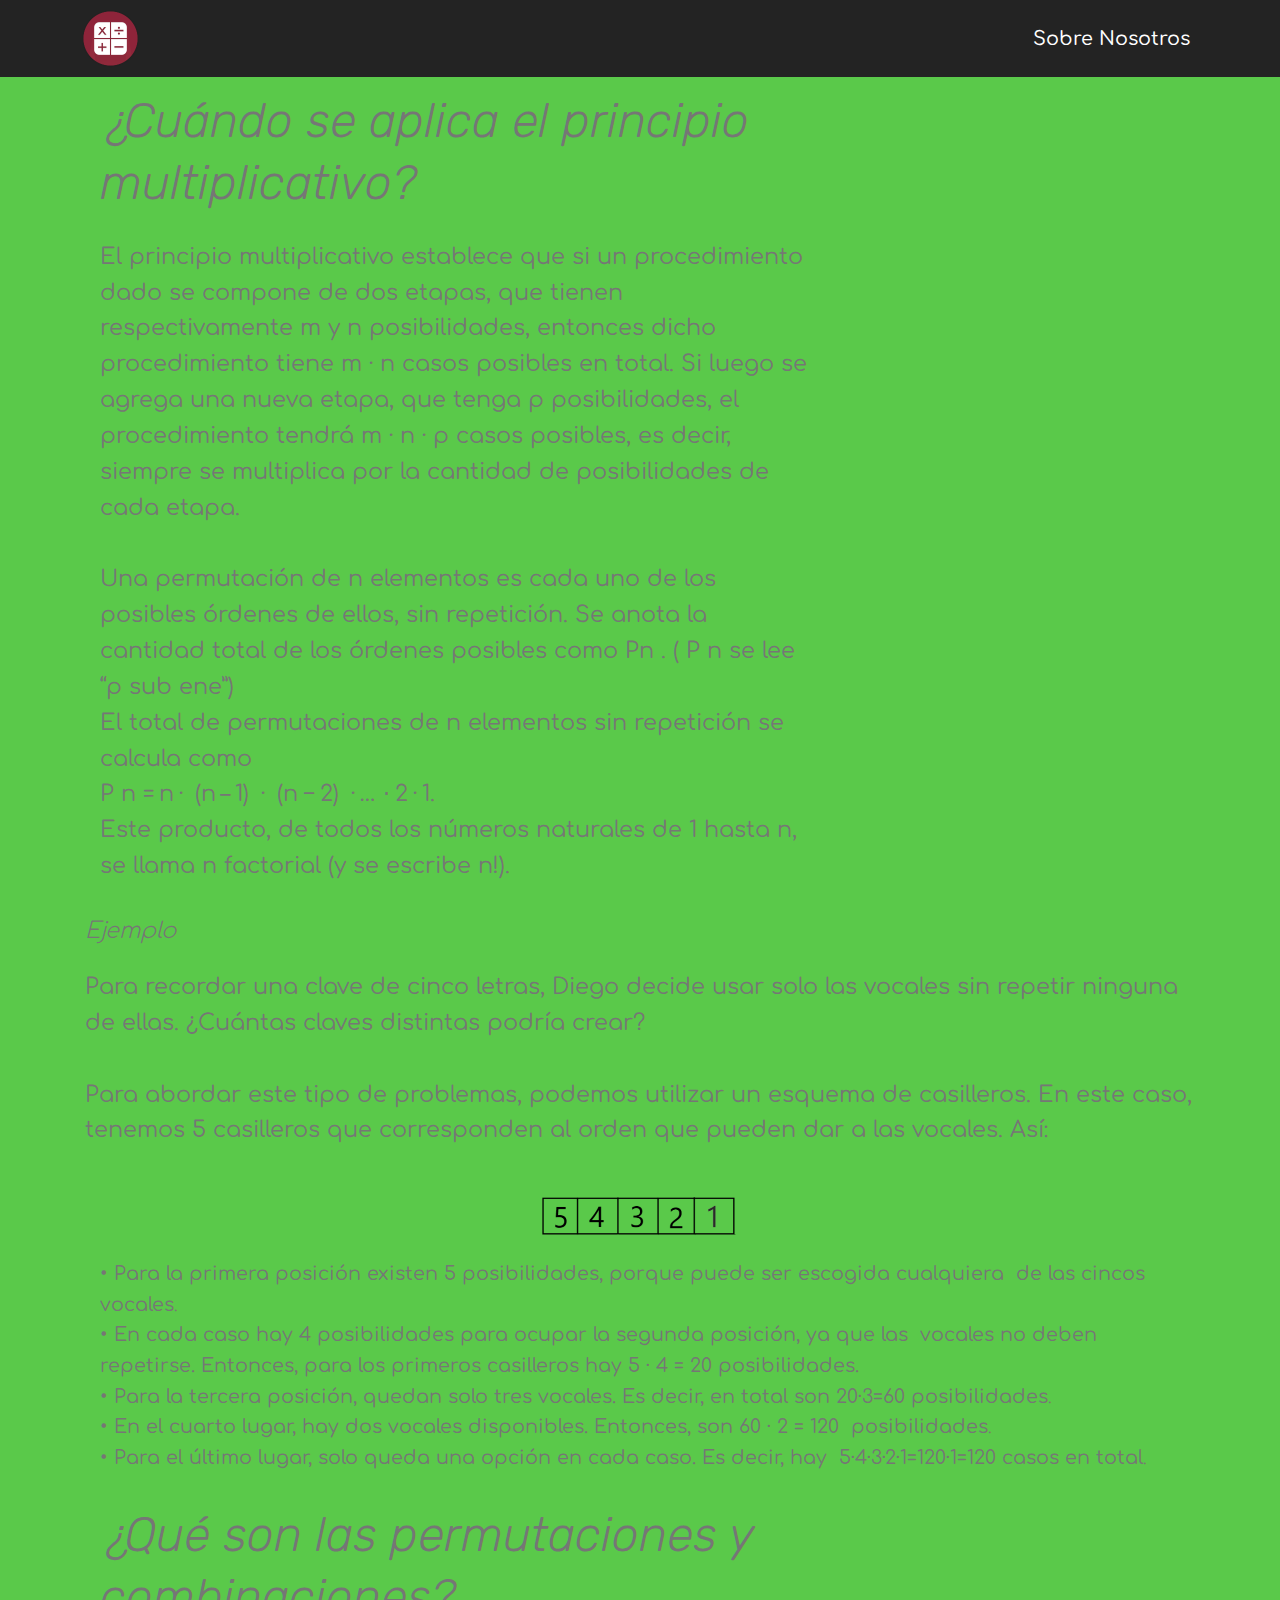
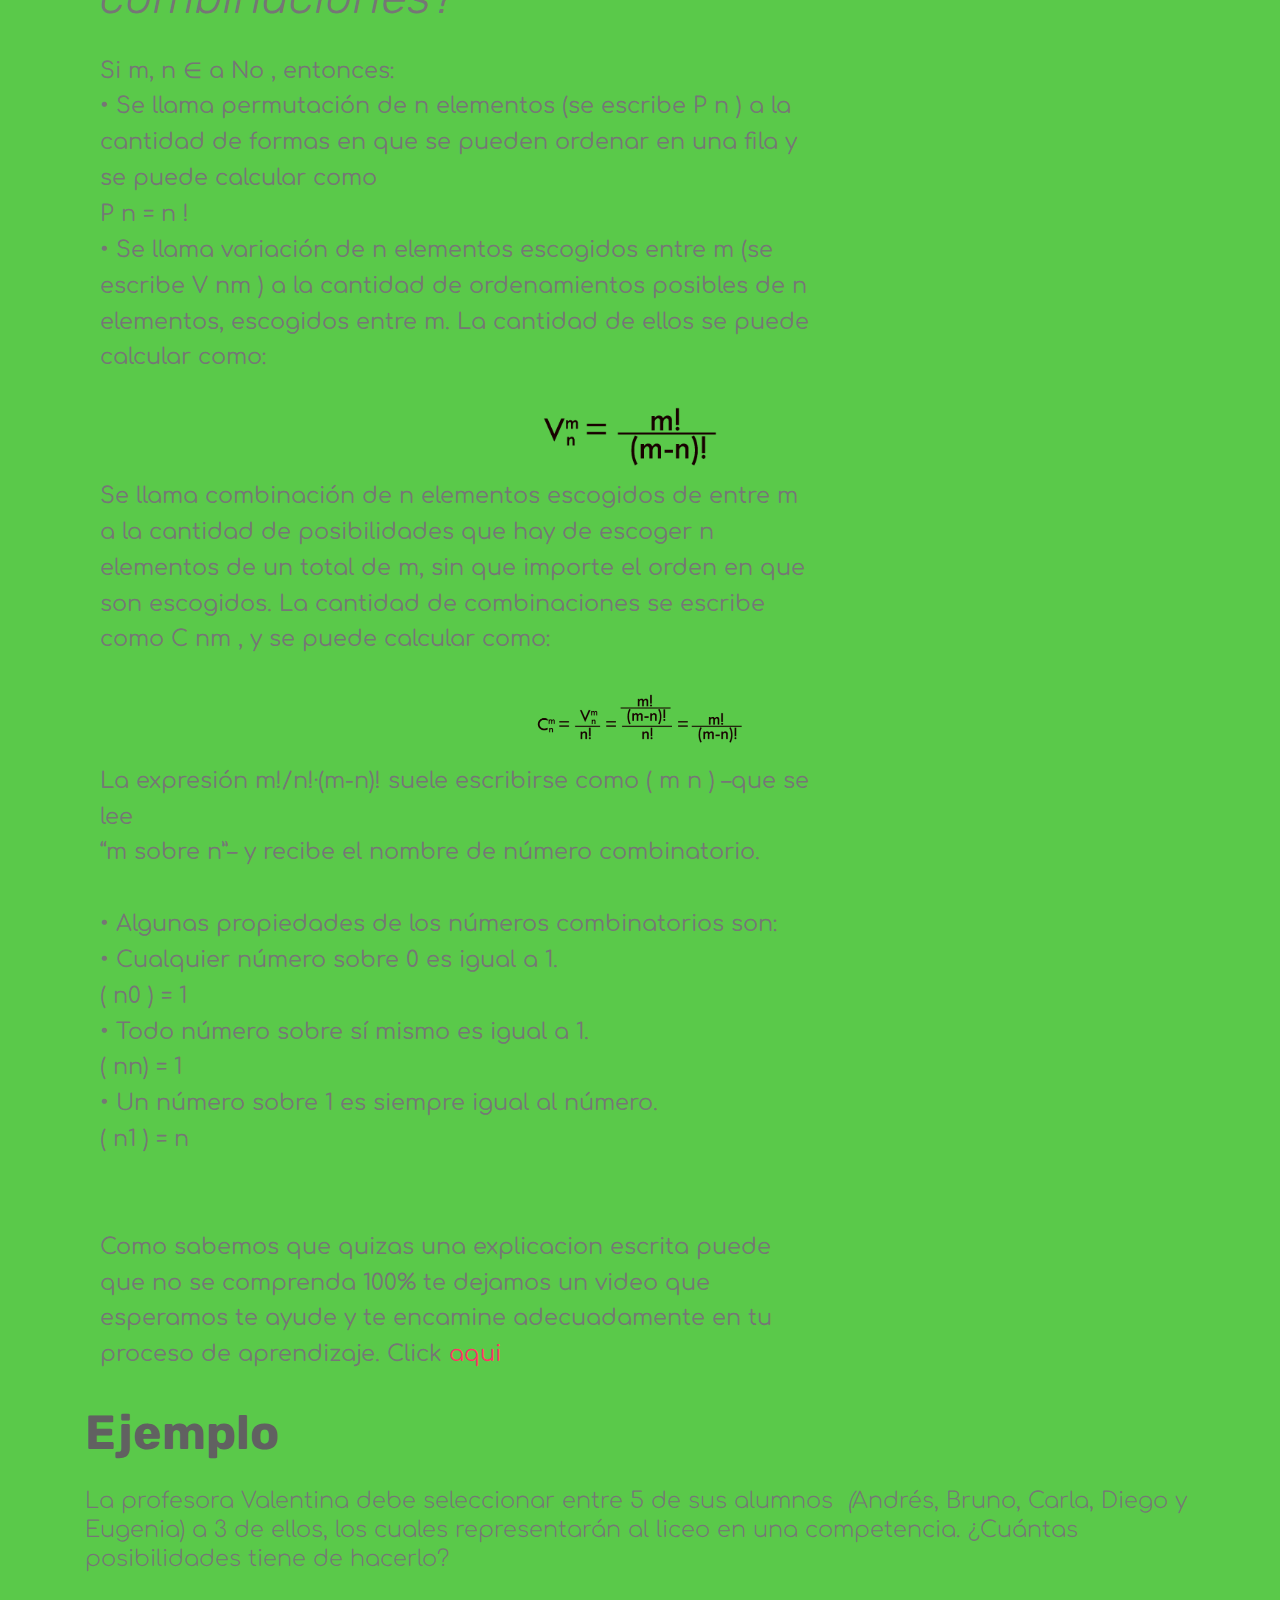
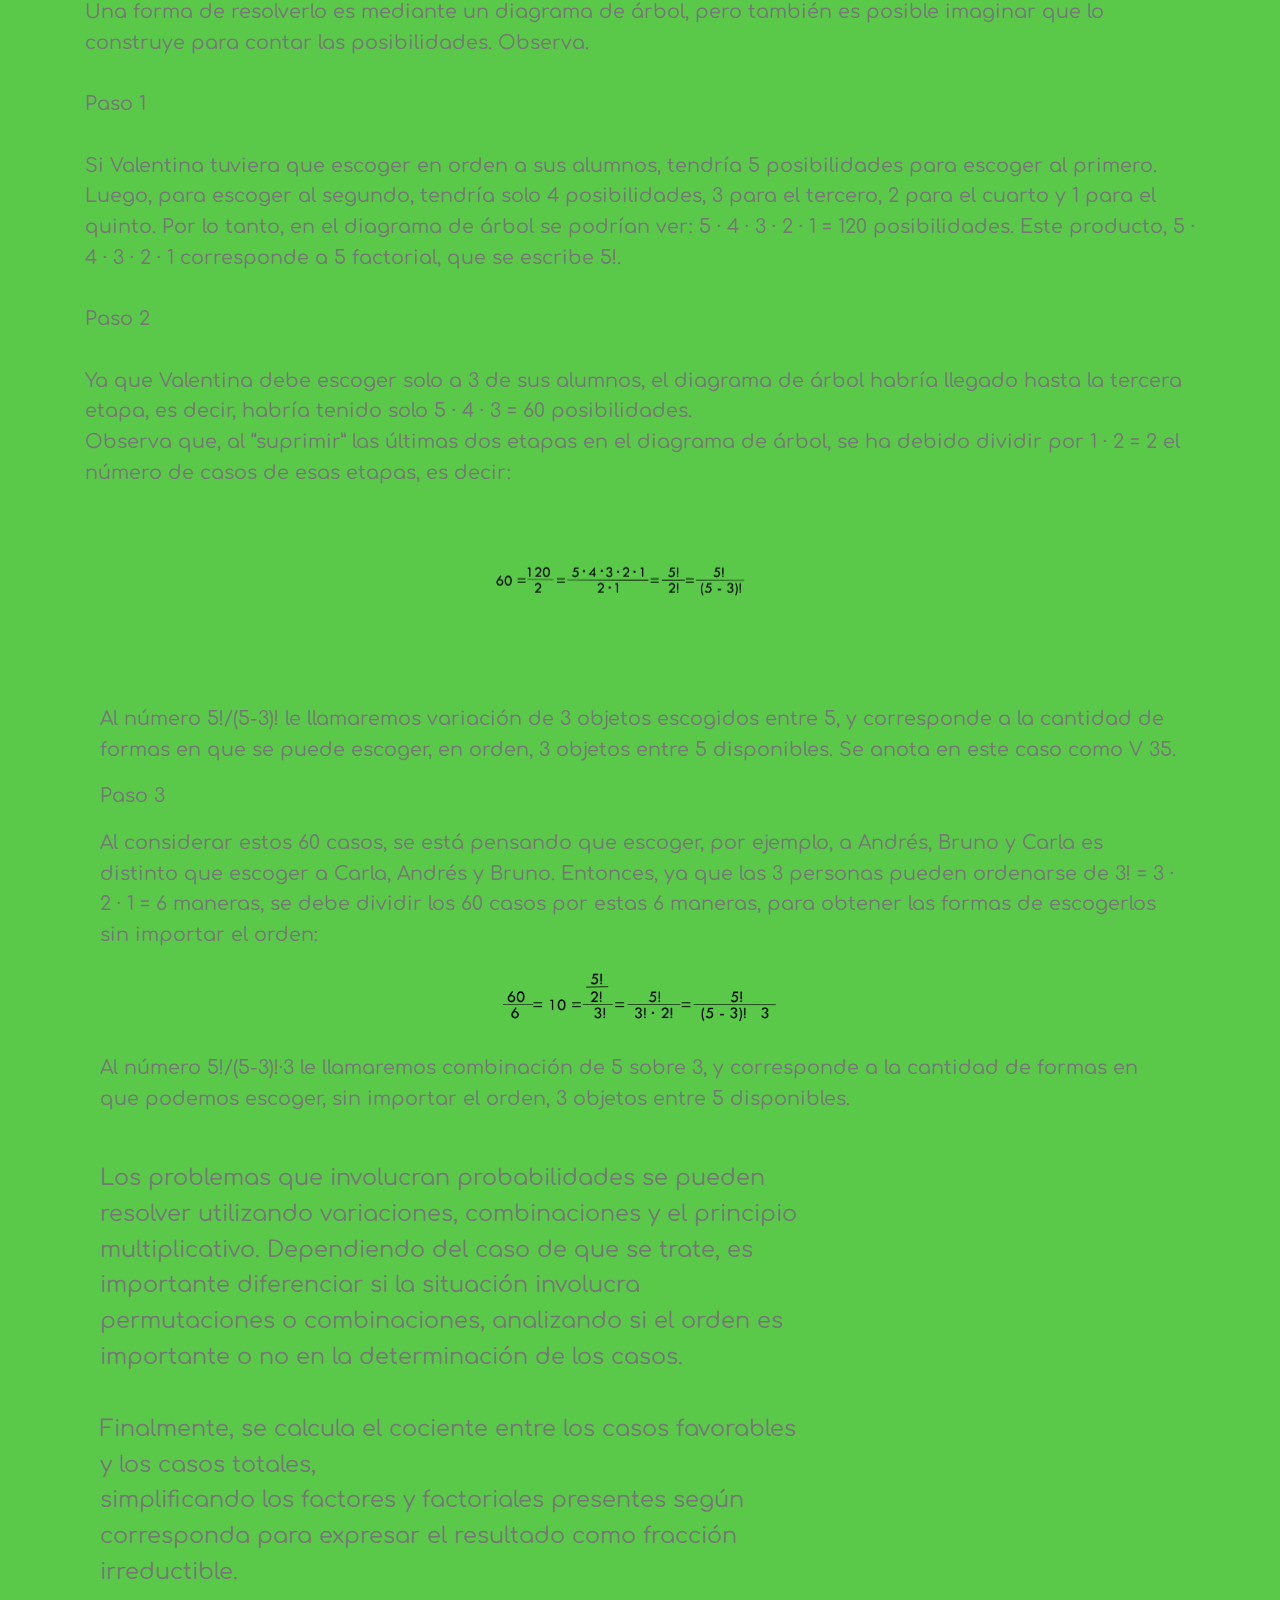
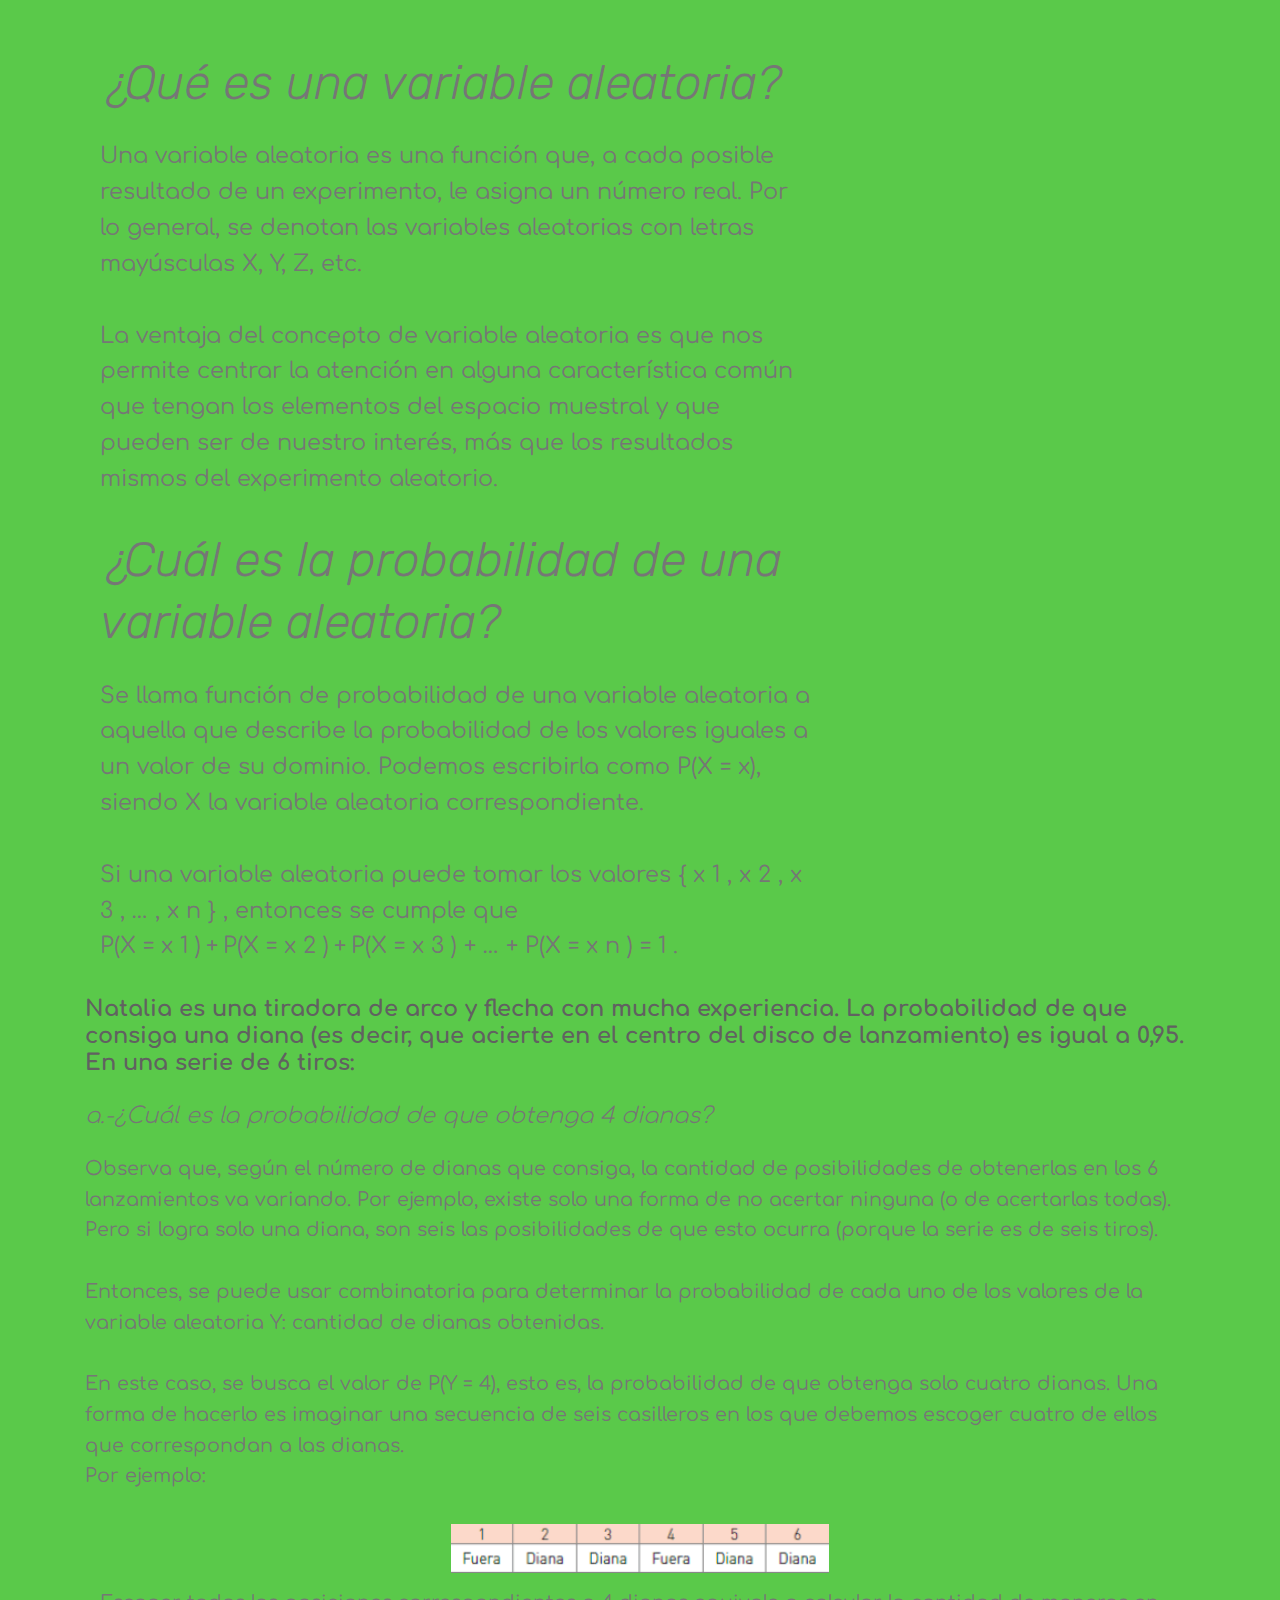
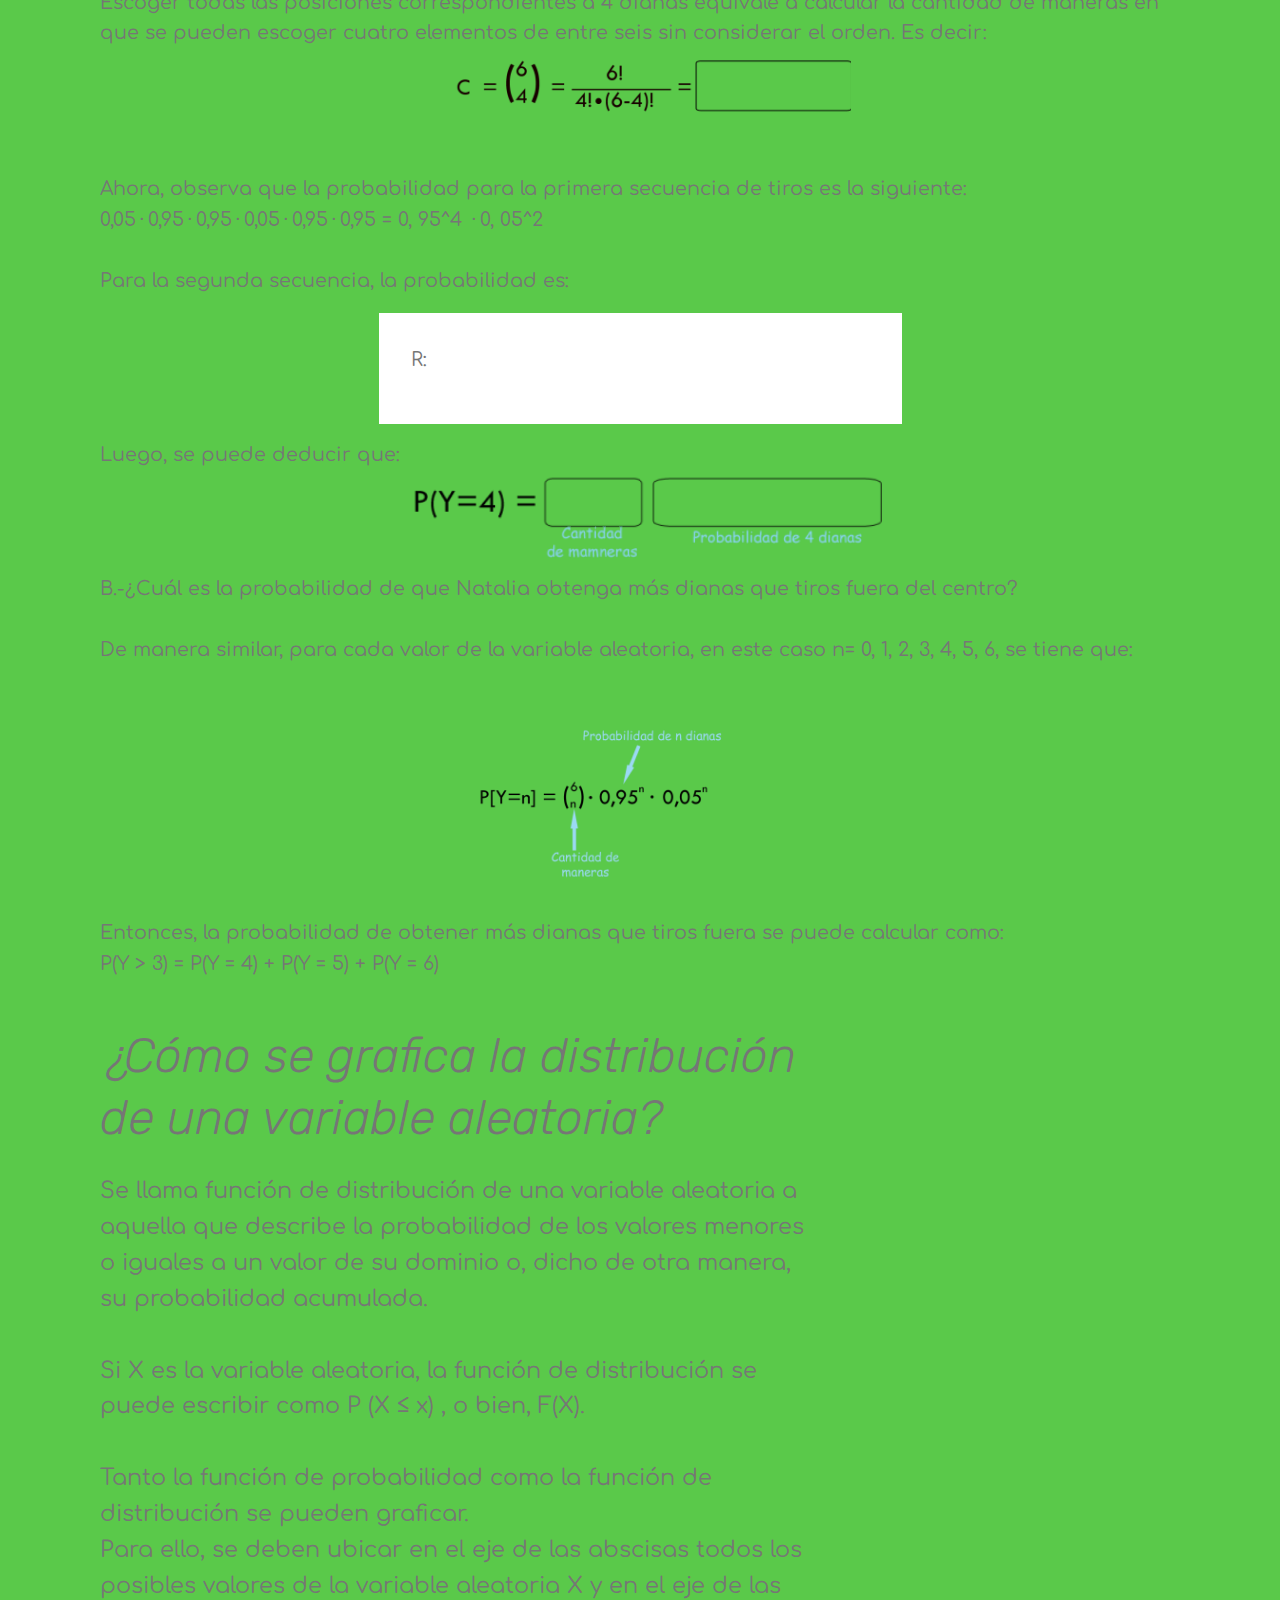
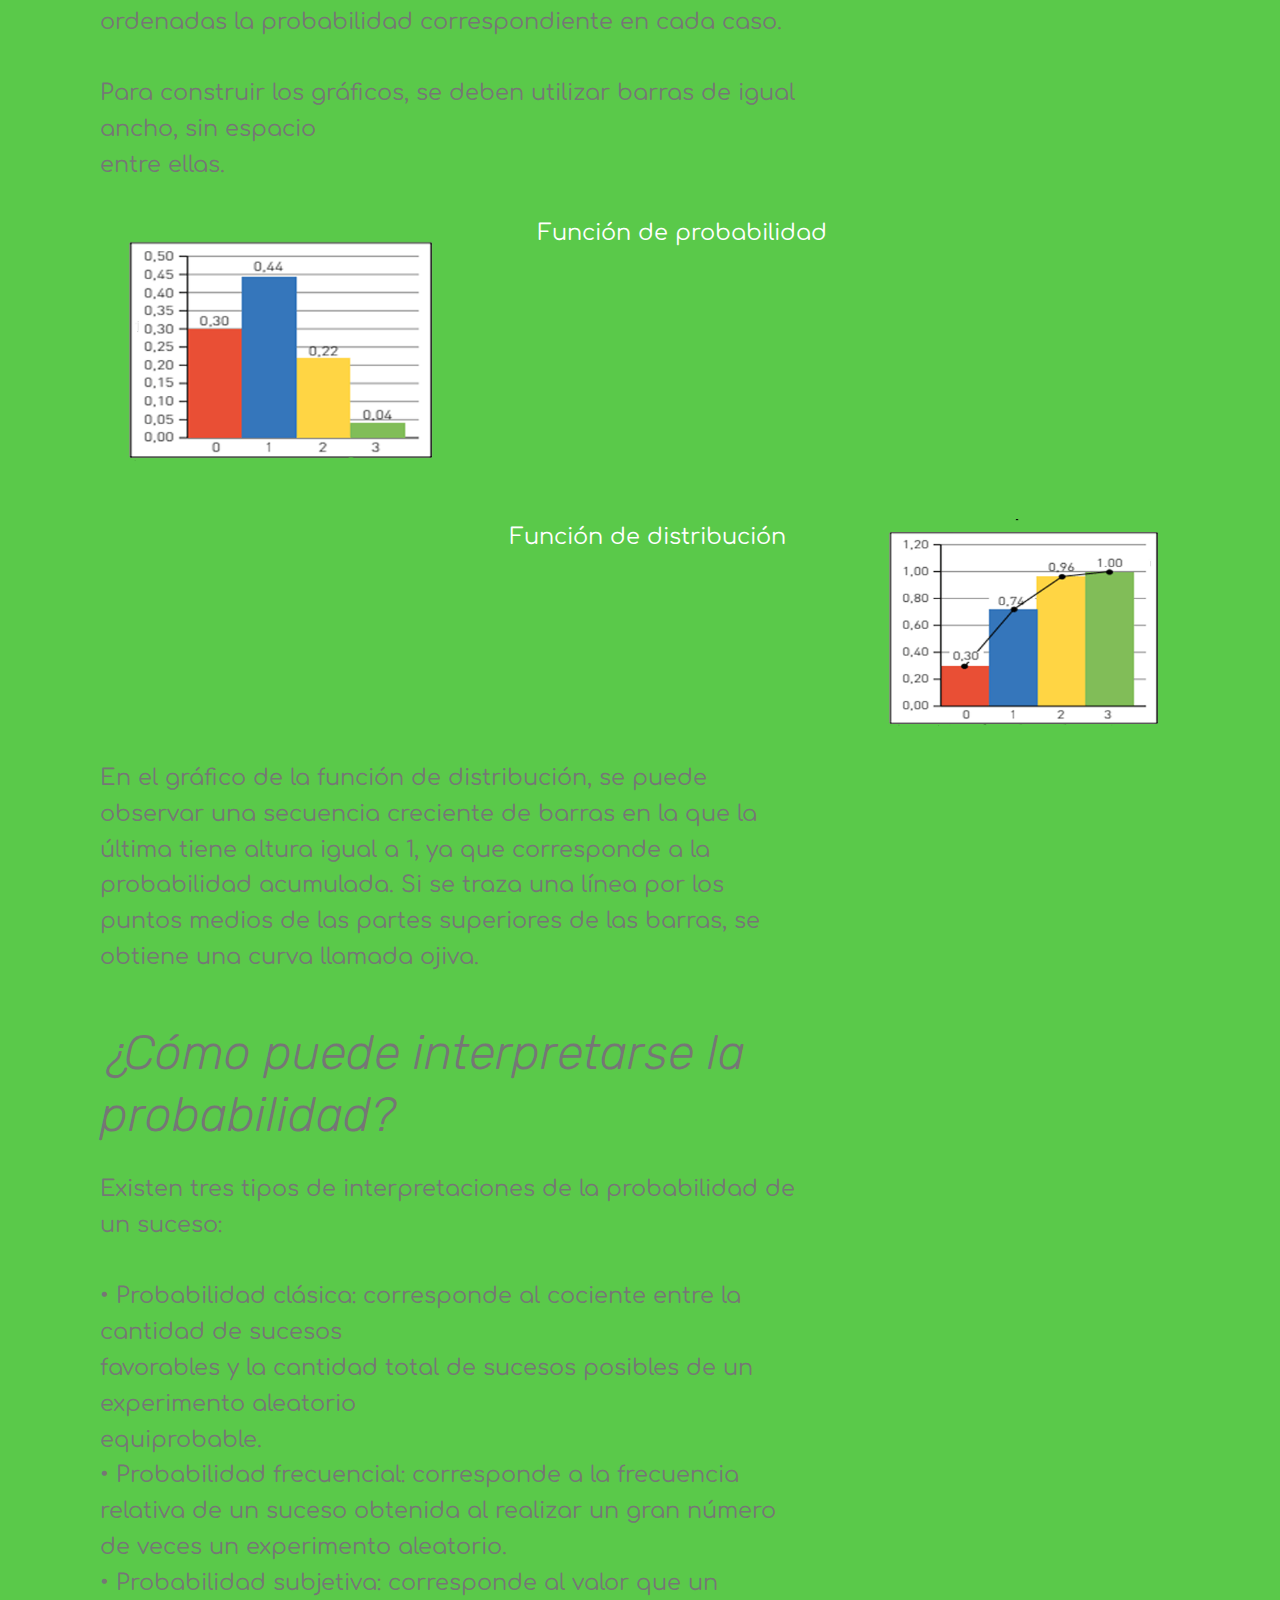
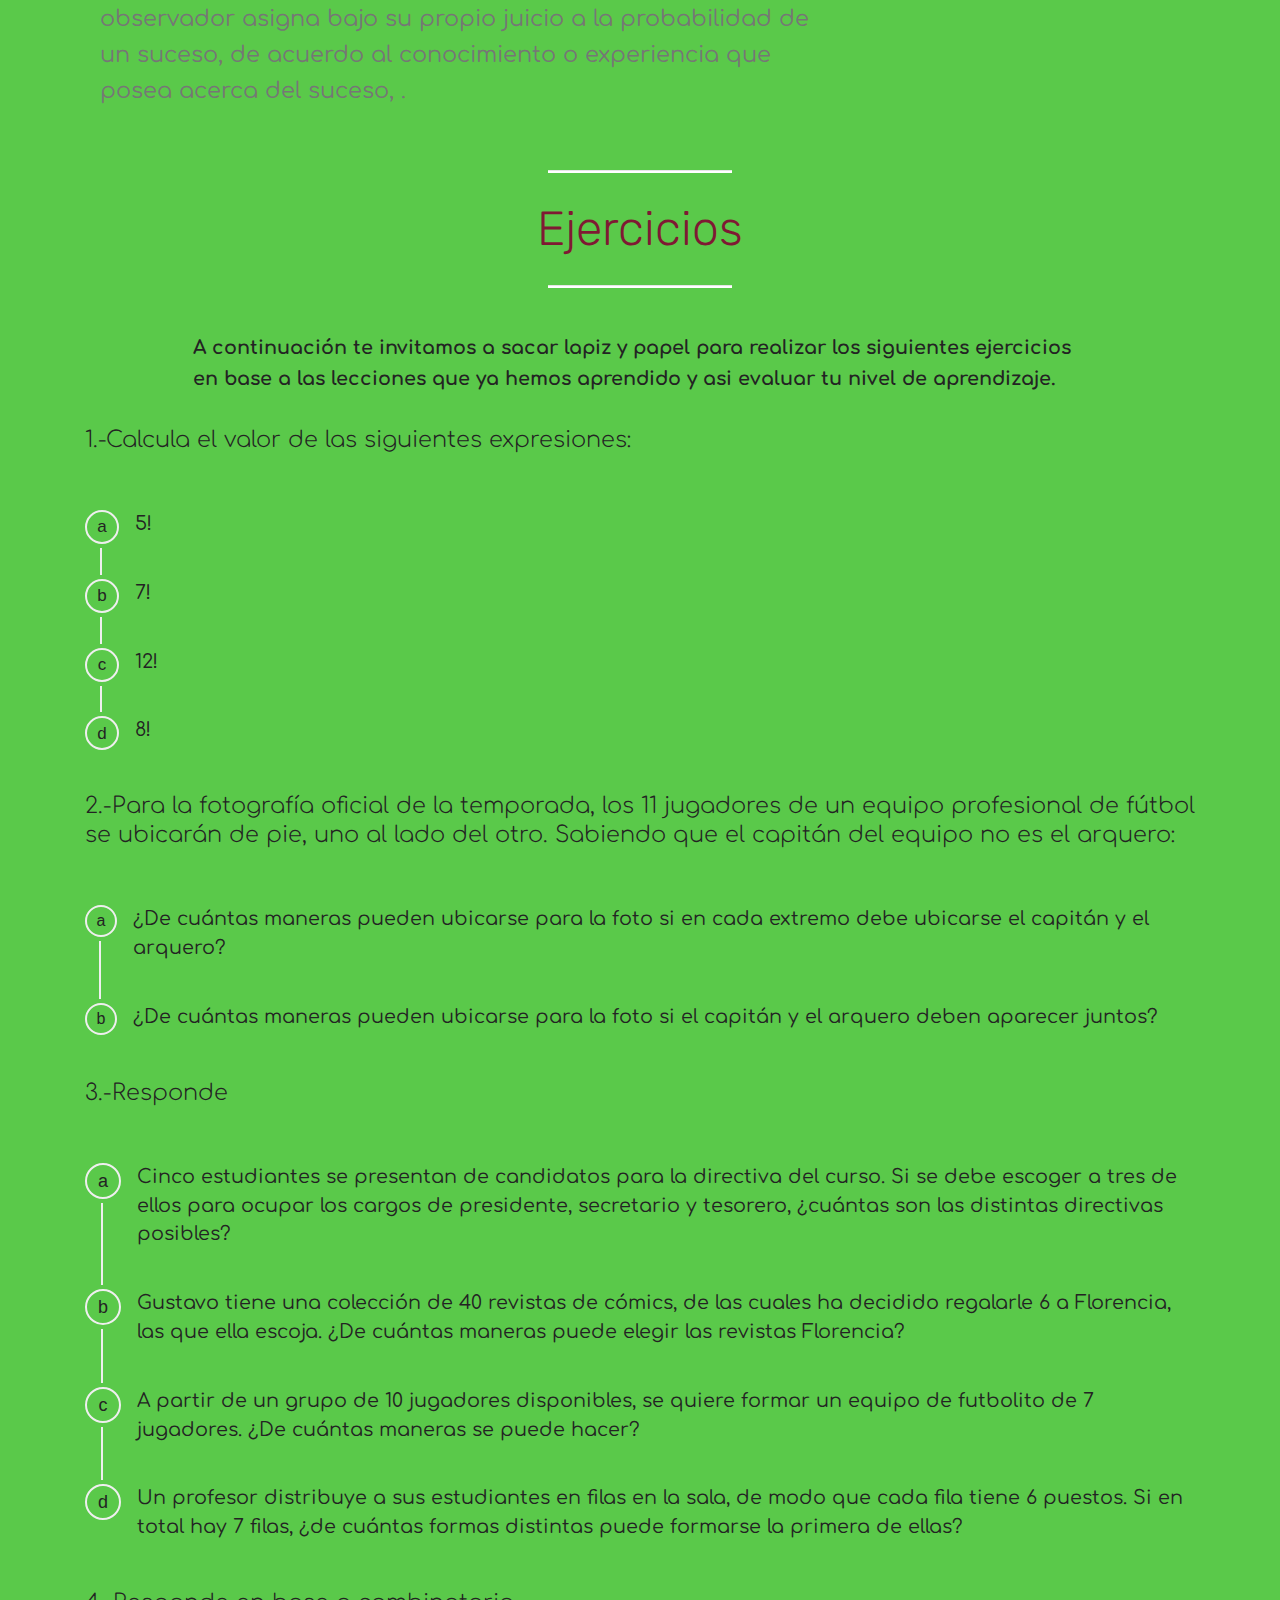
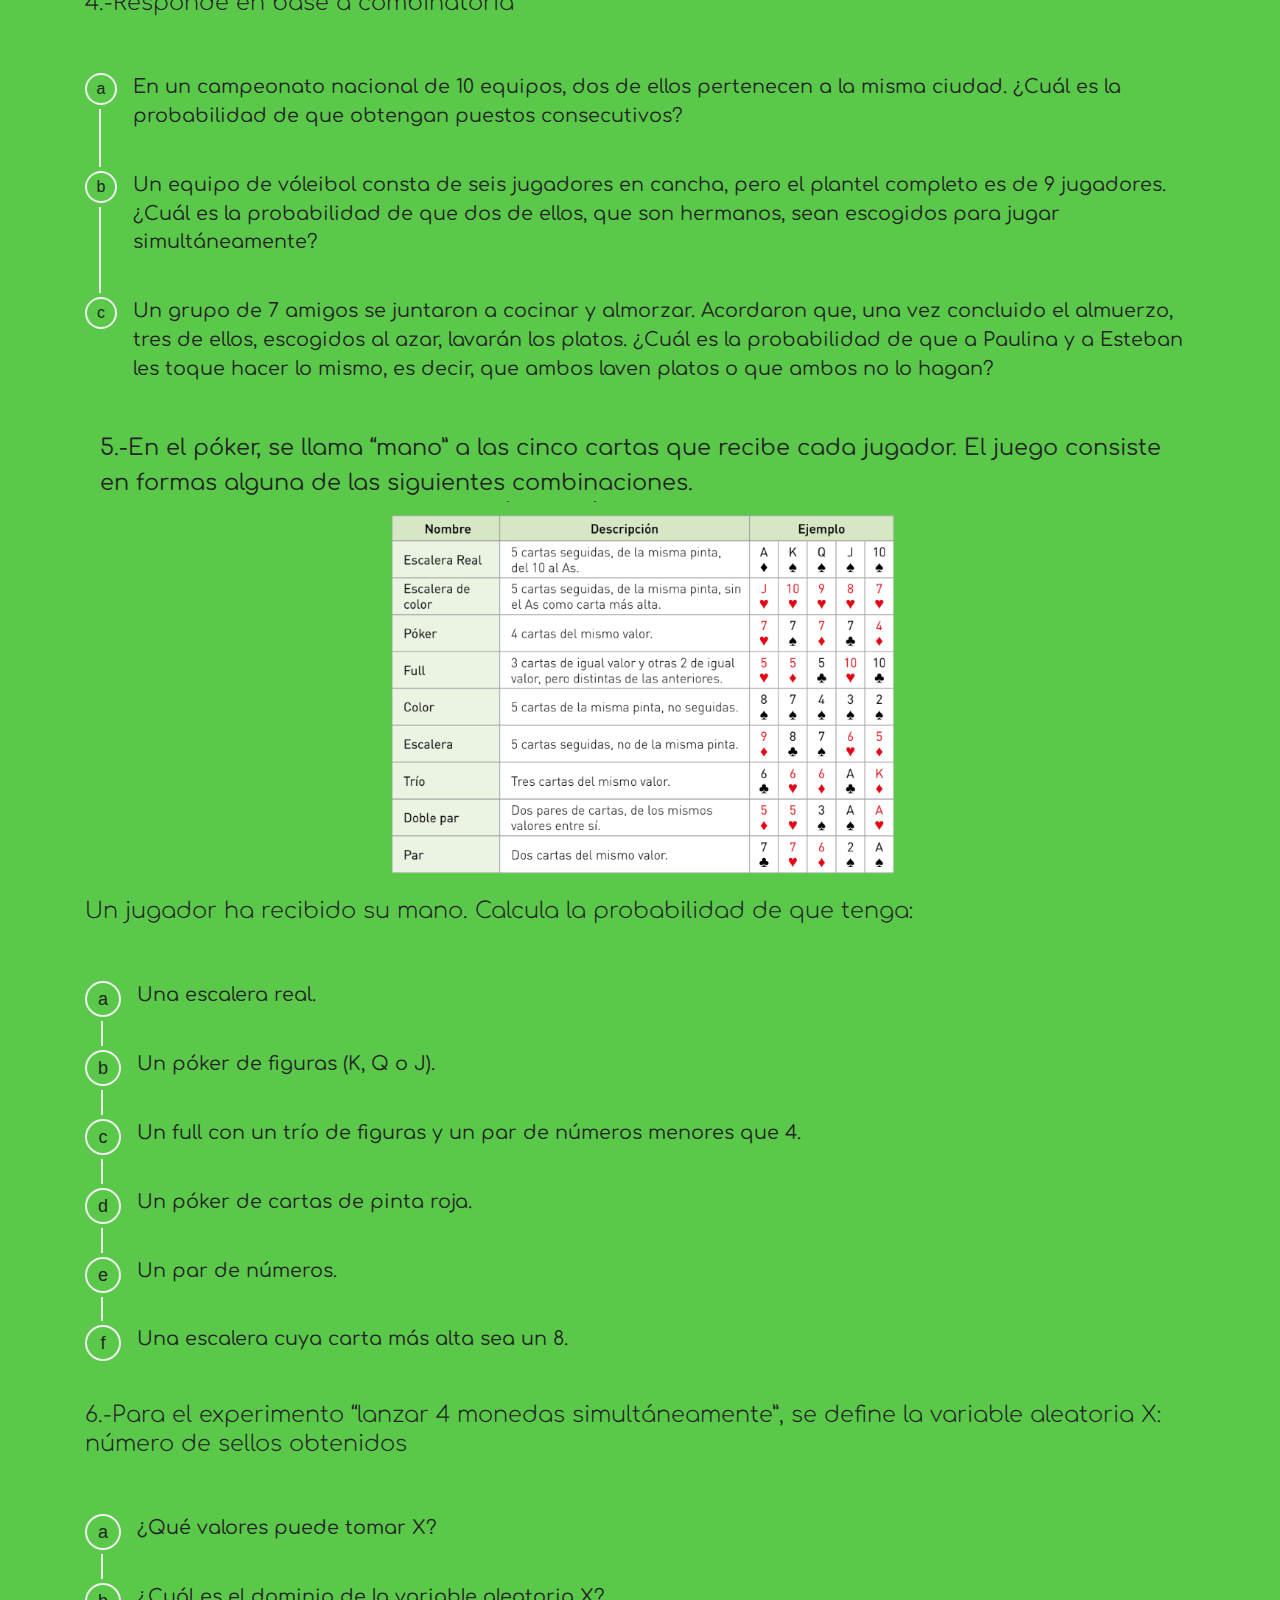
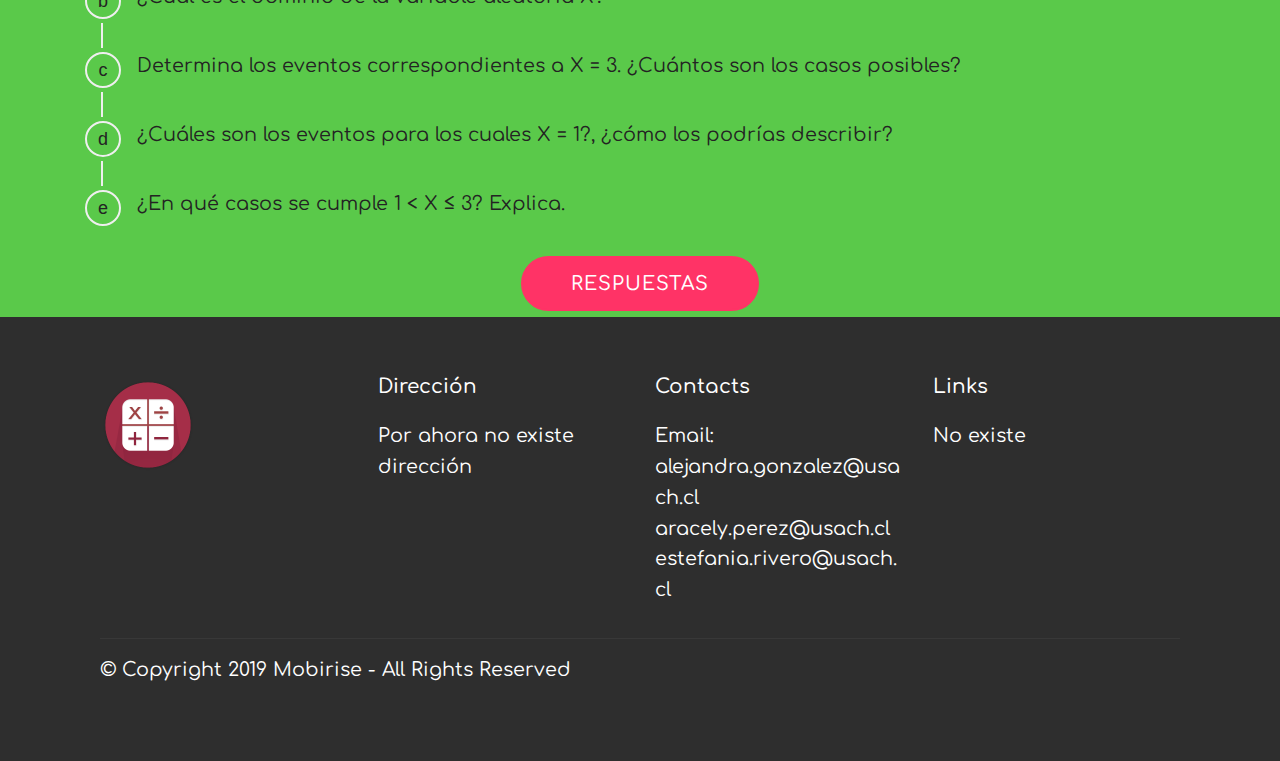
<file: page8.html>
<!DOCTYPE html>
<html  >
<head>
  <!-- Site made with Mobirise Website Builder v4.10.8, https://mobirise.com -->
  <meta charset="UTF-8">
  <meta http-equiv="X-UA-Compatible" content="IE=edge">
  <meta name="generator" content="Mobirise v4.10.8, mobirise.com">
  <meta name="viewport" content="width=device-width, initial-scale=1, minimum-scale=1">
  <link rel="shortcut icon" href="assets/images/pngocean.com-1-122x122.png" type="image/x-icon">
  <meta name="description" content="Web Page Builder Description">
  
  <title>2°</title>
  <link rel="stylesheet" href="assets/web/assets/mobirise-icons/mobirise-icons.css">
  <link rel="stylesheet" href="assets/tether/tether.min.css">
  <link rel="stylesheet" href="assets/bootstrap/css/bootstrap.min.css">
  <link rel="stylesheet" href="assets/bootstrap/css/bootstrap-grid.min.css">
  <link rel="stylesheet" href="assets/bootstrap/css/bootstrap-reboot.min.css">
  <link rel="stylesheet" href="assets/dropdown/css/style.css">
  <link rel="stylesheet" href="assets/socicon/css/styles.css">
  <link rel="stylesheet" href="assets/theme/css/style.css">
  <link rel="stylesheet" href="assets/mobirise/css/mbr-additional.css" type="text/css">
  
  
  
</head>
<body>
  <section class="menu cid-rMsdNzLz3Y" once="menu" id="menu2-i">

    

    <nav class="navbar navbar-expand beta-menu navbar-dropdown align-items-center navbar-toggleable-sm">
        <button class="navbar-toggler navbar-toggler-right" type="button" data-toggle="collapse" data-target="#navbarSupportedContent" aria-controls="navbarSupportedContent" aria-expanded="false" aria-label="Toggle navigation">
            <div class="hamburger">
                <span></span>
                <span></span>
                <span></span>
                <span></span>
            </div>
        </button>
        <div class="menu-logo">
            <div class="navbar-brand">
                <span class="navbar-logo">
                    <a href="index.html">
                        <img src="assets/images/pngocean.com-1-122x122.png" alt="Mobirise" title="" style="height: 3.8rem;">
                    </a>
                </span>
                
            </div>
        </div>
        <div class="collapse navbar-collapse" id="navbarSupportedContent">
            <ul class="navbar-nav nav-dropdown nav-right" data-app-modern-menu="true"><li class="nav-item">
                    <a class="nav-link link text-white display-4" href="page11.html">Sobre Nosotros</a>
                </li></ul>
            
        </div>
    </nav>
</section>

<section class="engine"><a href="https://mobirise.info/q">responsive site templates</a></section><section class="header9 cid-rNiiT6smP6" id="header9-7c">

    

    

    <div class="container">
        <div class="media-container-column mbr-white col-lg-8 col-md-10">
            
            <h3 class="mbr-section-subtitle align-left mbr-light pb-3 mbr-fonts-style display-2">¿Cuándo se aplica el principio multiplicativo?</h3>
            <p class="mbr-text align-left pb-3 mbr-fonts-style display-5">El principio multiplicativo establece que si un procedimiento dado se compone de
dos etapas, que tienen respectivamente m y n posibilidades, entonces dicho procedimiento
tiene m · n casos posibles en total. Si luego se agrega una nueva etapa,
que tenga p posibilidades, el procedimiento tendrá m · n · p casos posibles, es decir,
siempre se multiplica por la cantidad de posibilidades de cada etapa.
<br><br>Una permutación de n elementos es cada uno de los posibles órdenes de ellos, sin repetición. Se anota la cantidad total de los órdenes posibles como Pn .
( P n se lee “p sub ene”)
<br>El total de permutaciones de n elementos sin repetición se calcula como
<br>P n = n ·  (n – 1)  ·  (n − 2)  · … ⋅ 2 · 1.
<br>Este producto, de todos los números naturales de 1 hasta n, se llama n factorial
(y se escribe n!).</p>
            
        </div>
    </div>

    
</section>

<section class="header9 cid-rNilNev4Ri" id="header9-7d">

    

    

    <div class="container">
        <div class="media-container-column mbr-white">
            
            <h3 class="mbr-section-subtitle align-left mbr-light pb-3 mbr-fonts-style display-5">Ejemplo</h3>
            <p class="mbr-text align-left pb-3 mbr-fonts-style display-5">Para recordar una clave de cinco letras, Diego decide usar solo las vocales sin repetir
ninguna de ellas. ¿Cuántas claves distintas podría crear?
<br><br>Para abordar este tipo de problemas, podemos utilizar un esquema de casilleros.
En este caso, tenemos 5 casilleros que corresponden al orden que pueden dar a las
vocales. Así:</p>
            
        </div>
    </div>

    
</section>

<section class="cid-rNimtpiJdZ" id="image1-7e">

    

    <figure class="mbr-figure container">
        <div class="image-block" style="width: 20%;">
            <img src="assets/images/cuadrito-444x127.png" width="1400" alt="Mobirise" title="">
            
        </div>
    </figure>
</section>

<section class="mbr-section article content1 cid-rNimDgc4Qj" id="content1-7f">
    
     

    <div class="container">
        <div class="media-container-row">
            <div class="mbr-text col-12 mbr-fonts-style display-7 col-md-12">• Para la primera posición existen 5 posibilidades, porque puede ser escogida cualquiera &nbsp;de las cincos vocales<span style="font-size: 1rem;">.&nbsp;</span><div>• En cada caso hay 4 posibilidades para ocupar la segunda posición, ya que las &nbsp;vocales no deben repetirse. Entonces, para los primeros casilleros hay&nbsp;<span style="font-size: 1.2rem;">5 · 4 = 20 posibilidades.</span></div><div>• Para la tercera posición, quedan solo tres vocales. Es decir, en total son 20·3=60 posibilidades<span style="font-size: 1rem;">.&nbsp;</span></div><div>• En el cuarto lugar, hay dos vocales disponibles. Entonces, son 60 · 2 = 120 &nbsp;posibilidades<span style="font-size: 1rem;">.&nbsp;</span></div><div>• Para el último lugar, solo queda una opción en cada caso. Es decir, hay &nbsp;5·4·3·2·1=120·1=120 casos en total<span style="font-size: 1rem;">.</span></div></div>
        </div>
    </div>
</section>

<section class="header9 cid-rNin5qlddR" id="header9-7g">

    

    

    <div class="container">
        <div class="media-container-column mbr-white col-lg-8 col-md-10">
            
            <h3 class="mbr-section-subtitle align-left mbr-light pb-3 mbr-fonts-style display-2">¿Qué son las permutaciones y combinaciones?</h3>
            <p class="mbr-text align-left pb-3 mbr-fonts-style display-5">Si m, n ∈ a No , entonces:
<br>• Se llama permutación de n elementos (se escribe P n ) a la cantidad
de formas en que se pueden ordenar en una fila y se puede
calcular como
<br>P n = n !
<br>• Se llama variación de n elementos escogidos entre m (se escribe
V nm ) a la cantidad de ordenamientos posibles de n elementos,
escogidos entre m. La cantidad de ellos se puede calcular como:</p>
            
        </div>
    </div>

    
</section>

<section class="cid-rNinCbC0nm" id="image1-7h">

    

    <figure class="mbr-figure container">
        <div class="image-block" style="width: 20%;">
            <img src="assets/images/segundo-10-301x96.png" width="1400" alt="Mobirise" title="">
            
        </div>
    </figure>
</section>

<section class="header9 cid-rNinHaNCXK" id="header9-7i">

    

    

    <div class="container">
        <div class="media-container-column mbr-white col-lg-8 col-md-10">
            
            
            <p class="mbr-text align-left pb-3 mbr-fonts-style display-5">Se llama combinación de n elementos escogidos de entre m a
la cantidad de posibilidades que hay de escoger n elementos de
un total de m, sin que importe el orden en que son escogidos.
La cantidad de combinaciones se escribe como C nm , y se puede
calcular como:</p>
            
        </div>
    </div>

    
</section>

<section class="cid-rNinXkBc4D" id="image1-7j">

    

    <figure class="mbr-figure container">
        <div class="image-block" style="width: 20%;">
            <img src="assets/images/segundo-11-444x117.png" width="1400" alt="Mobirise" title="">
            
        </div>
    </figure>
</section>

<section class="header9 cid-rNio1CFGcl" id="header9-7k">

    

    

    <div class="container">
        <div class="media-container-column mbr-white col-lg-8 col-md-10">
            
            
            <p class="mbr-text align-left pb-3 mbr-fonts-style display-5">La expresión m!/n!·(m-n)! suele escribirse como ( m n ) –que se lee
<br>“m sobre n”– y recibe el nombre de número combinatorio.<br><br>• Algunas propiedades de los números combinatorios son:
<br>• Cualquier número sobre 0 es igual a 1.
<br>( n0 ) = 1
<br>• Todo número sobre sí mismo es igual a 1.
<br>( nn) = 1
<br>• Un número sobre 1 es siempre igual al número.
<br>( n1 ) = n
<br><br><br>Como sabemos que quizas una explicacion escrita puede que no se comprenda 100% te dejamos un video que esperamos te ayude y te encamine adecuadamente en tu proceso de aprendizaje. Click<a href="https://www.youtube.com/watch?v=DhOeAPRXGxM"> aqui</a></p>
            
        </div>
    </div>

    
</section>

<section class="header9 cid-rNiotytPlu" id="header9-7l">

    

    

    <div class="container">
        <div class="media-container-column mbr-white">
            <h1 class="mbr-section-title align-left mbr-bold pb-3 mbr-fonts-style display-2">Ejemplo</h1>
            <h3 class="mbr-section-subtitle align-left mbr-light pb-3 mbr-fonts-style display-5"><span style="font-style: normal;">La profesora Valentina debe seleccionar entre 5 de sus alumnos
&nbsp;</span>(<span style="font-style: normal;">Andrés, Bruno, Carla, Diego y Eugenia) a 3 de ellos, los cuales representarán al liceo en una competencia. ¿Cuántas posibilidades tiene de hacerlo?</span></h3>
            <p class="mbr-text align-left pb-3 mbr-fonts-style display-7">Una forma de resolverlo es mediante un diagrama de árbol, pero también
es posible imaginar que lo construye para contar las posibilidades.
Observa.<br><br>Paso 1<br><br>Si Valentina tuviera que escoger en orden a sus alumnos, tendría
5 posibilidades para escoger al primero. Luego, para escoger
al segundo, tendría solo 4 posibilidades, 3 para el tercero,
2 para el cuarto y 1 para el quinto.
Por lo tanto, en el diagrama de árbol se podrían ver:
5 · 4 · 3 · 2 · 1 = 120 posibilidades.
Este producto, 5 · 4 · 3 · 2 · 1 corresponde a 5 factorial, que se
escribe 5!.<br><br>Paso 2<br><br>Ya que Valentina debe escoger solo a 3 de sus alumnos, el diagrama
de árbol habría llegado hasta la tercera etapa,
es decir, habría tenido solo 5 · 4 · 3 = 60 posibilidades.
<br>Observa que, al “suprimir” las últimas dos etapas en el diagrama
de árbol, se ha debido dividir por 1 · 2 = 2 el número de
casos de esas etapas, es decir:<br></p>
            
        </div>
    </div>

    
</section>

<section class="cid-rNiptkA3H0" id="image1-7m">

    

    <figure class="mbr-figure container">
        <div class="image-block" style="width: 27%;">
            <img src="assets/images/segundo-2-600x337.png" width="1400" alt="Mobirise" title="">
            
        </div>
    </figure>
</section>

<section class="mbr-section article content1 cid-rNipxCULNp" id="content1-7n">
    
     

    <div class="container">
        <div class="media-container-row">
            <div class="mbr-text col-12 mbr-fonts-style display-7 col-md-12"><p>Al número 5!/(5-3)! le llamaremos variación de 3 objetos escogidos entre 5, y corresponde a la cantidad de formas en que se puede escoger, en orden, 3 objetos entre 5 disponibles. Se anota en este caso como V 35.</p><p>Paso 3</p><p>Al considerar estos 60 casos, se está pensando que escoger,  por ejemplo, a Andrés, Bruno y Carla es distinto que escoger a Carla, Andrés y Bruno. Entonces, ya que las 3 personas pueden ordenarse de 3! = 3 · 2 · 1 = 6 maneras, se debe dividir los 60 casos por estas 6 maneras, para obtener las formas de escogerlos sin importar el orden:</p></div>
        </div>
    </div>
</section>

<section class="cid-rNipSNOnQw" id="image1-7o">

    

    <figure class="mbr-figure container">
        <div class="image-block" style="width: 26%;">
            <img src="assets/images/segundo-3-444x110.png" width="1400" alt="Mobirise" title="">
            
        </div>
    </figure>
</section>

<section class="mbr-section article content1 cid-rNipYGTeAH" id="content1-7p">
    
     

    <div class="container">
        <div class="media-container-row">
            <div class="mbr-text col-12 mbr-fonts-style display-7 col-md-12">Al número 5!/(5-3)!·3 le llamaremos combinación de 5 sobre 3, y corresponde a la cantidad de formas en que podemos escoger, sin importar el orden, 3 objetos entre 5 disponibles.</div>
        </div>
    </div>
</section>

<section class="header9 cid-rNiqvI3Hjd" id="header9-7q">

    

    

    <div class="container">
        <div class="media-container-column mbr-white col-lg-8 col-md-10">
            
            
            <p class="mbr-text align-left pb-3 mbr-fonts-style display-5">Los problemas que involucran probabilidades se pueden resolver utilizando variaciones, combinaciones y el principio multiplicativo.
Dependiendo del caso de que se trate, es importante diferenciar si la situación involucra
permutaciones o combinaciones, analizando si el orden es importante o no en la
determinación de los casos.
<br><br>Finalmente, se calcula el cociente entre los casos favorables y los casos totales,
<br>simplificando los factores y factoriales presentes según corresponda para expresar el
resultado como fracción irreductible.</p>
            
        </div>
    </div>

    
</section>

<section class="header9 cid-rNiqVwCydQ" id="header9-7r">

    

    

    <div class="container">
        <div class="media-container-column mbr-white col-lg-8 col-md-10">
            
            <h3 class="mbr-section-subtitle align-left mbr-light pb-3 mbr-fonts-style display-2">¿Qué es una variable aleatoria?</h3>
            <p class="mbr-text align-left pb-3 mbr-fonts-style display-5">Una variable aleatoria es una función que, a cada posible resultado de un experimento,
le asigna un número real. Por lo general, se denotan las variables aleatorias
con letras mayúsculas X, Y, Z, etc.
<br><br>La ventaja del concepto de variable aleatoria es que nos permite centrar la atención
en alguna característica común que tengan los elementos del espacio muestral y
que pueden ser de nuestro interés, más que los resultados mismos del experimento
aleatorio.</p>
            
        </div>
    </div>

    
</section>

<section class="header9 cid-rNisndOLa1" id="header9-7s">

    

    

    <div class="container">
        <div class="media-container-column mbr-white col-lg-8 col-md-10">
            
            <h3 class="mbr-section-subtitle align-left mbr-light pb-3 mbr-fonts-style display-2">¿Cuál es la probabilidad de una variable aleatoria?</h3>
            <p class="mbr-text align-left pb-3 mbr-fonts-style display-5">Se llama función de probabilidad de una variable aleatoria a
aquella que describe la probabilidad de los valores iguales a un
valor de su dominio. Podemos escribirla como P(X = x), siendo X la
variable aleatoria correspondiente.
<br><br>Si una variable aleatoria puede tomar los valores { x 1 , x 2 , x 3 , … , x n } ,
entonces se cumple que
<br>P(X = x 1 ) + P(X = x 2 ) + P(X = x 3 ) + … + P(X = x n ) = 1 .</p>
            
        </div>
    </div>

    
</section>

<section class="header9 cid-rNit2ar553" id="header9-7t">

    

    

    <div class="container">
        <div class="media-container-column mbr-white">
            <h1 class="mbr-section-title align-left mbr-bold pb-3 mbr-fonts-style display-5">Natalia es una tiradora de arco y
 flecha con mucha experiencia. La probabilidad de que consiga una diana (es decir, que acierte en el centro del disco de lanzamiento) es igual a 0,95. En una serie de 6 tiros:</h1>
            <h3 class="mbr-section-subtitle align-left mbr-light pb-3 mbr-fonts-style display-5">a.-¿Cuál es la probabilidad de que obtenga 4 dianas?</h3>
            <p class="mbr-text align-left pb-3 mbr-fonts-style display-7">Observa que, según el número de dianas que consiga, la cantidad
de posibilidades de obtenerlas en los 6 lanzamientos va variando.
Por ejemplo, existe solo una forma de no acertar ninguna (o de
acertarlas todas). Pero si logra solo una diana, son seis las posibilidades
de que esto ocurra (porque la serie es de seis tiros).
<br><br>Entonces, se puede usar combinatoria para determinar la
probabilidad de cada uno de los valores de la variable aleatoria
Y: cantidad de dianas obtenidas.
<br><br>En este caso, se busca el valor de P(Y = 4), esto es, la probabilidad
de que obtenga solo cuatro dianas. Una forma de hacerlo es
imaginar una secuencia de seis casilleros en los que debemos
escoger cuatro de ellos que correspondan a las dianas.
<br>Por ejemplo:</p>
            
        </div>
    </div>

    
</section>

<section class="cid-rNitUkCKa1" id="image1-7u">

    

    <figure class="mbr-figure container">
        <div class="image-block" style="width: 34%;">
            <img src="assets/images/segundo-4-341x44.png" width="1400" alt="Mobirise" title="">
            
        </div>
    </figure>
</section>

<section class="mbr-section article content1 cid-rNitZzkABZ" id="content1-7v">
    
     

    <div class="container">
        <div class="media-container-row">
            <div class="mbr-text col-12 mbr-fonts-style display-7 col-md-12">Escoger todas las posiciones correspondientes a 4 dianas equivale a calcular la cantidad de maneras en que se pueden escoger cuatro elementos de entre seis sin considerar el orden. Es decir:&nbsp;</div>
        </div>
    </div>
</section>

<section class="cid-rNiul65qFk" id="image1-7w">

    

    <figure class="mbr-figure container">
        <div class="image-block" style="width: 38%;">
            <img src="assets/images/segundo-5-bueno-444x116.png" width="1400" alt="Mobirise" title="">
            
        </div>
    </figure>
</section>

<section class="mbr-section article content1 cid-rNiusqUTqN" id="content1-7x">
    
     

    <div class="container">
        <div class="media-container-row">
            <div class="mbr-text col-12 mbr-fonts-style display-7 col-md-12">Ahora, observa que la probabilidad para la primera secuencia de tiros es la siguiente:<span style="font-size: 1rem;">&nbsp;</span><div>0,05 · 0,95 · 0,95 · 0,05 · 0,95 · 0,95 = 0, 95^4  · 0, 05^2</div><div><br></div><div>Para la segunda secuencia, la probabilidad es:</div></div>
        </div>
    </div>
</section>

<section class="features4 cid-rNiuPT3BJn" id="features4-7y">
    
         

    
    <div class="container">
        <div class="media-container-row">
            <div class="card p-3 col-12 col-md-6">
                <div class="card-wrapper media-container-row media-container-row">
                    <div class="card-box">
                        
                        <p class="mbr-text mbr-fonts-style display-7">R:</p>
                    </div>
                </div>
            </div>

            

            

            
        </div>
    </div>
</section>

<section class="mbr-section article content1 cid-rNiv56mlFW" id="content1-7z">
    
     

    <div class="container">
        <div class="media-container-row">
            <div class="mbr-text col-12 mbr-fonts-style display-7 col-md-12">Luego, se puede deducir que:</div>
        </div>
    </div>
</section>

<section class="cid-rNivkq5K3H" id="image1-80">

    

    <figure class="mbr-figure container">
        <div class="image-block" style="width: 44%;">
            <img src="assets/images/segundo-6-444x80.png" width="1400" alt="Mobirise" title="">
            
        </div>
    </figure>
</section>

<section class="mbr-section article content1 cid-rNivyqYqqU" id="content1-81">
    
     

    <div class="container">
        <div class="media-container-row">
            <div class="mbr-text col-12 mbr-fonts-style display-7 col-md-12">B.-¿Cuál es la probabilidad de que Natalia obtenga más dianas que tiros fuera del centro?&nbsp;<div><br></div><div>De manera similar, para cada valor de la variable aleatoria, en este caso n= 0, 1, 2, 3, 4, 5, 6, se tiene que:</div></div>
        </div>
    </div>
</section>

<section class="cid-rNivV1XI8n" id="image1-82">

    

    <figure class="mbr-figure container">
        <div class="image-block" style="width: 38%;">
            <img src="assets/images/segundo-7-444x250.png" width="1400" alt="Mobirise" title="">
            
        </div>
    </figure>
</section>

<section class="mbr-section article content1 cid-rNiw3hvIKv" id="content1-83">
    
     

    <div class="container">
        <div class="media-container-row">
            <div class="mbr-text col-12 mbr-fonts-style display-7 col-md-12">Entonces, la probabilidad de obtener más dianas que tiros fuera se puede calcular como:<span style="font-size: 1rem;">&nbsp;</span><div>P(Y &gt; 3) = P(Y = 4) + P(Y = 5) + P(Y = 6)</div></div>
        </div>
    </div>
</section>

<section class="header9 cid-rNiwBTEuMV" id="header9-84">

    

    

    <div class="container">
        <div class="media-container-column mbr-white col-lg-8 col-md-10">
            
            <h3 class="mbr-section-subtitle align-left mbr-light pb-3 mbr-fonts-style display-2">¿Cómo se grafica la distribución de una variable aleatoria?</h3>
            <p class="mbr-text align-left pb-3 mbr-fonts-style display-5">Se llama función de distribución de una variable aleatoria a aquella que describe la probabilidad de los valores menores o iguales a un valor de su dominio o, dicho de
otra manera, su probabilidad acumulada.
<br><br>Si X es la variable aleatoria, la función de distribución se puede escribir como
P (X ≤ x) , o bien, F(X).
<br><br>Tanto la función de probabilidad como la función de distribución se pueden graficar.
<br>Para ello, se deben ubicar en el eje de las abscisas todos los posibles valores de la
variable aleatoria X y en el eje de las ordenadas la probabilidad correspondiente en
cada caso.
<br><br>Para construir los gráficos, se deben utilizar barras de igual ancho, sin espacio
<br>entre ellas.</p>
            
        </div>
    </div>

    
</section>

<section class="header3 cid-rNixBXOrnK" id="header3-87">

    

    

    <div class="container">
        <div class="media-container-row">
            <div class="mbr-figure" style="width: 65%;">
                <img src="assets/images/pro-509x359.png" alt="Mobirise" title="">
            </div>

            <div class="media-content">
                
                
                <div class="mbr-section-text mbr-white pb-3 ">
                    <p class="mbr-text mbr-fonts-style display-5">Función de probabilidad</p>
                </div>
                
            </div>
        </div>
    </div>

</section>

<section class="header3 cid-rNixZ9a4W8" id="header3-88">

    

    

    <div class="container">
        <div class="media-container-row">
            <div class="mbr-figure" style="width: 55%;">
                <img src="assets/images/dis-509x355.png" alt="Mobirise" title="">
            </div>

            <div class="media-content">
                
                
                <div class="mbr-section-text mbr-white pb-3 ">
                    <p class="mbr-text mbr-fonts-style display-5">Función de distribución</p>
                </div>
                
            </div>
        </div>
    </div>

</section>

<section class="header9 cid-rNiyfC2tjn" id="header9-89">

    

    

    <div class="container">
        <div class="media-container-column mbr-white col-lg-8 col-md-10">
            
            
            <p class="mbr-text align-left pb-3 mbr-fonts-style display-5">En el gráfico de la función de distribución, se puede observar una secuencia creciente
de barras en la que la última tiene altura igual a 1, ya que corresponde a la
probabilidad acumulada. Si se traza una línea por los puntos medios de las partes
superiores de las barras, se obtiene una curva llamada ojiva.</p>
            
        </div>
    </div>

    
</section>

<section class="header9 cid-rNiyYrZNit" id="header9-8a">

    

    

    <div class="container">
        <div class="media-container-column mbr-white col-lg-8 col-md-10">
            
            <h3 class="mbr-section-subtitle align-left mbr-light pb-3 mbr-fonts-style display-2">¿Cómo puede interpretarse la probabilidad?</h3>
            <p class="mbr-text align-left pb-3 mbr-fonts-style display-5">Existen tres tipos de interpretaciones de la probabilidad de un suceso:
<br><br>• Probabilidad clásica: corresponde al cociente entre la cantidad de sucesos
<br>favorables y la cantidad total de sucesos posibles de un experimento aleatorio
<br>equiprobable.
<br>• Probabilidad frecuencial: corresponde a la frecuencia relativa de un suceso obtenida
al realizar un gran número de veces un experimento aleatorio.
<br>• Probabilidad subjetiva: corresponde al valor que un observador asigna bajo su
propio juicio a la probabilidad de un suceso, de acuerdo al conocimiento o experiencia
que posea acerca del suceso, .</p>
            
        </div>
    </div>

    
</section>

<section class="mbr-section article content10 cid-rNizLvY9Hs" id="content10-8b">
    
     

    <div class="container">
        <div class="inner-container" style="width: 66%;">
            <hr class="line" style="width: 25%;">
            <div class="section-text align-center mbr-white mbr-fonts-style display-2">Ejercicios</div>
            <hr class="line" style="width: 25%;">
        </div>
    </div>
</section>

<section class="mbr-section article content1 cid-rNonrVdPwa" id="content1-ac">
    
     

    <div class="container">
        <div class="media-container-row">
            <div class="mbr-text col-12 mbr-fonts-style display-7 col-md-10"><strong>A continuación te invitamos a sacar lapiz y papel para realizar los siguientes ejercicios en base a las lecciones que ya hemos aprendido y asi evaluar tu nivel de aprendizaje.</strong></div>
        </div>
    </div>
</section>

<section class="step1 cid-rNizWS2bG0" id="step1-8c">

    

    
    
    <div class="container">
        
        <h3 class="mbr-section-subtitle pb-5 mbr-fonts-style align-center display-5">1.-Calcula el valor de las siguientes expresiones:</h3>
        <div class="step-container">
            <div class="card separline pb-4">
                <div class="step-element d-flex">
                    <div class="step-wrapper pr-3">
                        <h3 class="step d-flex align-items-center justify-content-center">a</h3>
                    </div>          
                    <div class="step-text-content">
                        
                        <p class="mbr-step-text mbr-fonts-style display-7">5!</p>
                    </div>
                </div>
            </div>

            <div class="card separline pb-4">
                <div class="step-element d-flex">
                    <div class="step-wrapper pr-3">
                        <h3 class="step d-flex align-items-center justify-content-center">
                            b
                        </h3>
                    </div>          
                    <div class="step-text-content">
                        
                        <p class="mbr-step-text mbr-fonts-style display-7">7!</p>
                    </div>
                </div>
            </div>

            <div class="card separline pb-4">
                <div class="step-element d-flex">
                    <div class="step-wrapper pr-3">
                        <h3 class="step d-flex align-items-center justify-content-center">
                            c
                        </h3>
                    </div>          
                    <div class="step-text-content">
                        
                        <p class="mbr-step-text mbr-fonts-style display-7">12!</p>
                    </div>
                </div>
            </div>

            <div class="card">
                <div class="step-element d-flex">
                    <div class="step-wrapper pr-3">
                        <h3 class="step d-flex align-items-center justify-content-center">
                            d
                        </h3>
                    </div>          
                    <div class="step-text-content">
                        
                        <p class="mbr-step-text mbr-fonts-style display-7">8!</p>
                    </div>
                </div>
            </div>
            
            
            
            
            
            
            
            
            
            
        </div>
    </div>
</section>

<section class="step1 cid-rNiAIP27vh" id="step1-8d">

    

    
    
    <div class="container">
        
        <h3 class="mbr-section-subtitle pb-5 mbr-fonts-style align-center display-5">2.-Para la fotografía oficial de la temporada, los 11 jugadores de un equipo profesional de
 fútbol se ubicarán de pie, uno al lado del otro. Sabiendo que el capitán del equipo no es el arquero:</h3>
        <div class="step-container">
            <div class="card separline pb-4">
                <div class="step-element d-flex">
                    <div class="step-wrapper pr-3">
                        <h3 class="step d-flex align-items-center justify-content-center">
                            a
                        </h3>
                    </div>          
                    <div class="step-text-content">
                        
                        <p class="mbr-step-text mbr-fonts-style display-7">¿De cuántas maneras pueden ubicarse para la foto si en cada extremo debe ubicarse
el capitán y el arquero?</p>
                    </div>
                </div>
            </div>

            <div class="card">
                <div class="step-element d-flex">
                    <div class="step-wrapper pr-3">
                        <h3 class="step d-flex align-items-center justify-content-center">
                            b
                        </h3>
                    </div>          
                    <div class="step-text-content">
                        
                        <p class="mbr-step-text mbr-fonts-style display-7">¿De cuántas maneras pueden ubicarse para la foto si el capitán y el arquero deben
aparecer juntos?</p>
                    </div>
                </div>
            </div>

            

            
            
            
            
            
            
            
            
            
            
            
        </div>
    </div>
</section>

<section class="step1 cid-rNiBfHhD5e" id="step1-8e">

    

    
    
    <div class="container">
        
        <h3 class="mbr-section-subtitle pb-5 mbr-fonts-style align-center display-5">3.-Responde</h3>
        <div class="step-container">
            <div class="card separline pb-4">
                <div class="step-element d-flex">
                    <div class="step-wrapper pr-3">
                        <h3 class="step d-flex align-items-center justify-content-center">
                            a
                        </h3>
                    </div>          
                    <div class="step-text-content">
                        
                        <p class="mbr-step-text mbr-fonts-style display-7">Cinco estudiantes se presentan de candidatos para la directiva del
curso. Si se debe escoger a tres de ellos para ocupar los cargos de
presidente, secretario y tesorero, ¿cuántas son las distintas directivas
posibles?</p>
                    </div>
                </div>
            </div>

            <div class="card separline pb-4">
                <div class="step-element d-flex">
                    <div class="step-wrapper pr-3">
                        <h3 class="step d-flex align-items-center justify-content-center">
                            b
                        </h3>
                    </div>          
                    <div class="step-text-content">
                        
                        <p class="mbr-step-text mbr-fonts-style display-7">Gustavo tiene una colección de 40 revistas de cómics, de las cuales
ha decidido regalarle 6 a Florencia, las que ella escoja. ¿De cuántas
maneras puede elegir las revistas Florencia?</p>
                    </div>
                </div>
            </div>

            <div class="card separline pb-4">
                <div class="step-element d-flex">
                    <div class="step-wrapper pr-3">
                        <h3 class="step d-flex align-items-center justify-content-center">
                            c
                        </h3>
                    </div>          
                    <div class="step-text-content">
                        
                        <p class="mbr-step-text mbr-fonts-style display-7">A partir de un grupo de 10 jugadores disponibles, se quiere formar
un equipo de futbolito de 7 jugadores. ¿De cuántas maneras se
puede hacer?</p>
                    </div>
                </div>
            </div>

            <div class="card">
                <div class="step-element d-flex">
                    <div class="step-wrapper pr-3">
                        <h3 class="step d-flex align-items-center justify-content-center">
                            d
                        </h3>
                    </div>          
                    <div class="step-text-content">
                        
                        <p class="mbr-step-text mbr-fonts-style display-7">Un profesor distribuye a sus estudiantes en filas en la sala, de
modo que cada fila tiene 6 puestos. Si en total hay 7 filas, ¿de cuántas
formas distintas puede formarse la primera de ellas?</p>
                    </div>
                </div>
            </div>
            
            
            
            
            
            
            
            
            
            
        </div>
    </div>
</section>

<section class="step1 cid-rNiC8iyQvz" id="step1-8f">

    

    
    
    <div class="container">
        
        <h3 class="mbr-section-subtitle pb-5 mbr-fonts-style align-center display-5">4.-Responde en base a combinatoria</h3>
        <div class="step-container">
            <div class="card separline pb-4">
                <div class="step-element d-flex">
                    <div class="step-wrapper pr-3">
                        <h3 class="step d-flex align-items-center justify-content-center">
                            a
                        </h3>
                    </div>          
                    <div class="step-text-content">
                        
                        <p class="mbr-step-text mbr-fonts-style display-7">En un campeonato nacional de 10 equipos, dos de ellos pertenecen
a la misma ciudad. ¿Cuál es la probabilidad de que obtengan puestos
consecutivos?</p>
                    </div>
                </div>
            </div>

            <div class="card separline pb-4">
                <div class="step-element d-flex">
                    <div class="step-wrapper pr-3">
                        <h3 class="step d-flex align-items-center justify-content-center">b</h3>
                    </div>          
                    <div class="step-text-content">
                        
                        <p class="mbr-step-text mbr-fonts-style display-7">Un equipo de vóleibol consta de seis jugadores en cancha, pero
el plantel completo es de 9 jugadores. ¿Cuál es la probabilidad de
que dos de ellos, que son hermanos, sean escogidos para jugar
simultáneamente?</p>
                    </div>
                </div>
            </div>

            <div class="card">
                <div class="step-element d-flex">
                    <div class="step-wrapper pr-3">
                        <h3 class="step d-flex align-items-center justify-content-center">c</h3>
                    </div>          
                    <div class="step-text-content">
                        
                        <p class="mbr-step-text mbr-fonts-style display-7">Un grupo de 7 amigos se juntaron a cocinar y almorzar. Acordaron
que, una vez concluido el almuerzo, tres de ellos, escogidos al azar,
lavarán los platos. ¿Cuál es la probabilidad de que a Paulina y a
Esteban les toque hacer lo mismo, es decir, que ambos laven platos
o que ambos no lo hagan?</p>
                    </div>
                </div>
            </div>

            
            
            
            
            
            
            
            
            
            
            
        </div>
    </div>
</section>

<section class="mbr-section article content1 cid-rNiCIsnp8N" id="content1-8g">
    
     

    <div class="container">
        <div class="media-container-row">
            <div class="mbr-text col-12 mbr-fonts-style display-5 col-md-12">5.-En el póker, se llama “mano” a las cinco cartas que recibe cada jugador. El juego consiste en formas alguna de las siguientes combinaciones.</div>
        </div>
    </div>
</section>

<section class="cid-rNiD2ngpe9" id="image1-8h">

    

    <figure class="mbr-figure container">
        <div class="image-block" style="width: 48%;">
            <img src="assets/images/segundo-9-722x515.png" width="1400" alt="Mobirise" title="">
            
        </div>
    </figure>
</section>

<section class="step1 cid-rNiDe1Cqbo" id="step1-8i">

    

    
    
    <div class="container">
        
        <h3 class="mbr-section-subtitle pb-5 mbr-fonts-style align-center display-5">Un jugador ha recibido su mano. Calcula la probabilidad de que tenga:</h3>
        <div class="step-container">
            <div class="card separline pb-4">
                <div class="step-element d-flex">
                    <div class="step-wrapper pr-3">
                        <h3 class="step d-flex align-items-center justify-content-center">a</h3>
                    </div>          
                    <div class="step-text-content">
                        
                        <p class="mbr-step-text mbr-fonts-style display-7">Una escalera real.</p>
                    </div>
                </div>
            </div>

            <div class="card separline pb-4">
                <div class="step-element d-flex">
                    <div class="step-wrapper pr-3">
                        <h3 class="step d-flex align-items-center justify-content-center">
                            b
                        </h3>
                    </div>          
                    <div class="step-text-content">
                        
                        <p class="mbr-step-text mbr-fonts-style display-7">Un póker de figuras (K, Q o J).</p>
                    </div>
                </div>
            </div>

            <div class="card separline pb-4">
                <div class="step-element d-flex">
                    <div class="step-wrapper pr-3">
                        <h3 class="step d-flex align-items-center justify-content-center">
                            c
                        </h3>
                    </div>          
                    <div class="step-text-content">
                        
                        <p class="mbr-step-text mbr-fonts-style display-7">Un full con un trío de figuras y un par de números menores que 4.</p>
                    </div>
                </div>
            </div>

            <div class="card separline pb-4">
                <div class="step-element d-flex">
                    <div class="step-wrapper pr-3">
                        <h3 class="step d-flex align-items-center justify-content-center">
                            d
                        </h3>
                    </div>          
                    <div class="step-text-content">
                        
                        <p class="mbr-step-text mbr-fonts-style display-7">Un póker de cartas de pinta roja.</p>
                    </div>
                </div>
            </div>
            
            <div class="card separline pb-4">
                <div class="step-element d-flex">
                    <div class="step-wrapper pr-3">
                        <h3 class="step d-flex align-items-center justify-content-center">
                            e
                        </h3>
                    </div>          
                    <div class="step-text-content">
                        
                        <p class="mbr-step-text mbr-fonts-style display-7">Un par de números.</p>
                    </div>
                </div>
            </div>
            
            <div class="card">
                <div class="step-element d-flex">
                    <div class="step-wrapper pr-3">
                        <h3 class="step d-flex align-items-center justify-content-center">
                            f
                        </h3>
                    </div>          
                    <div class="step-text-content">
                        
                        <p class="mbr-step-text mbr-fonts-style display-7">Una escalera cuya carta más alta sea un 8.</p>
                    </div>
                </div>
            </div>
            
            
            
            
            
            
        </div>
    </div>
</section>

<section class="step1 cid-rNiDQM7vxp" id="step1-8j">

    

    
    
    <div class="container">
        
        <h3 class="mbr-section-subtitle pb-5 mbr-fonts-style align-center display-5">
            6.-Para el experimento “lanzar 4 monedas simultáneamente”, se define
 la variable aleatoria X: número de sellos obtenidos</h3>
        <div class="step-container">
            <div class="card separline pb-4">
                <div class="step-element d-flex">
                    <div class="step-wrapper pr-3">
                        <h3 class="step d-flex align-items-center justify-content-center">
                            a
                        </h3>
                    </div>          
                    <div class="step-text-content">
                        
                        <p class="mbr-step-text mbr-fonts-style display-7">¿Qué valores puede tomar X?</p>
                    </div>
                </div>
            </div>

            <div class="card separline pb-4">
                <div class="step-element d-flex">
                    <div class="step-wrapper pr-3">
                        <h3 class="step d-flex align-items-center justify-content-center">
                            b
                        </h3>
                    </div>          
                    <div class="step-text-content">
                        
                        <p class="mbr-step-text mbr-fonts-style display-7">¿Cuál es el dominio de la variable aleatoria X?</p>
                    </div>
                </div>
            </div>

            <div class="card separline pb-4">
                <div class="step-element d-flex">
                    <div class="step-wrapper pr-3">
                        <h3 class="step d-flex align-items-center justify-content-center">
                            c
                        </h3>
                    </div>          
                    <div class="step-text-content">
                        
                        <p class="mbr-step-text mbr-fonts-style display-7">Determina los eventos correspondientes a X = 3. ¿Cuántos son los
casos posibles?</p>
                    </div>
                </div>
            </div>

            <div class="card separline pb-4">
                <div class="step-element d-flex">
                    <div class="step-wrapper pr-3">
                        <h3 class="step d-flex align-items-center justify-content-center">
                            d
                        </h3>
                    </div>          
                    <div class="step-text-content">
                        
                        <p class="mbr-step-text mbr-fonts-style display-7">¿Cuáles son los eventos para los cuales X = 1?, ¿cómo los podrías
describir?</p>
                    </div>
                </div>
            </div>
            
            <div class="card">
                <div class="step-element d-flex">
                    <div class="step-wrapper pr-3">
                        <h3 class="step d-flex align-items-center justify-content-center">e</h3>
                    </div>          
                    <div class="step-text-content">
                        
                        <p class="mbr-step-text mbr-fonts-style display-7">¿En qué casos se cumple 1 &lt; X ≤ 3? Explica.</p>
                    </div>
                </div>
            </div>
            
            
            
            
            
            
            
            
        </div>
    </div>
</section>

<section class="mbr-section content8 cid-rNonYoWZIe" id="content8-ad">

    

    <div class="container">
        <div class="media-container-row title">
            <div class="col-12 col-md-8">
                <div class="mbr-section-btn align-center"><a class="btn btn-primary display-4" href="https://mobirise.co">RESPUESTAS</a></div>
            </div>
        </div>
    </div>
</section>

<section class="cid-rNiEwcqeY5" id="footer1-8k">

    

    

    <div class="container">
        <div class="media-container-row content text-white">
            <div class="col-12 col-md-3">
                <div class="media-wrap">
                    <a href="https://mobirise.co/">
                        <img src="assets/images/icon-192x192.png" alt="Mobirise" title="">
                    </a>
                </div>
            </div>
            <div class="col-12 col-md-3 mbr-fonts-style display-7">
                <h5 class="pb-3">Dirección</h5>
                <p class="mbr-text">Por ahora no existe dirección</p>
            </div>
            <div class="col-12 col-md-3 mbr-fonts-style display-7">
                <h5 class="pb-3">
                    Contacts
                </h5>
                <p class="mbr-text">
                    Email: alejandra.gonzalez@usach.cl<br>aracely.perez@usach.cl<br>estefania.rivero@usach.cl</p>
            </div>
            <div class="col-12 col-md-3 mbr-fonts-style display-7">
                <h5 class="pb-3">
                    Links
                </h5>
                <p class="mbr-text">No existe</p>
            </div>
        </div>
        <div class="footer-lower">
            <div class="media-container-row">
                <div class="col-sm-12">
                    <hr>
                </div>
            </div>
            <div class="media-container-row mbr-white">
                <div class="col-sm-6 copyright">
                    <p class="mbr-text mbr-fonts-style display-7">
                        © Copyright 2019 Mobirise - All Rights Reserved
                    </p>
                </div>
                <div class="col-md-6">
                    
                </div>
            </div>
        </div>
    </div>
</section>


  <script src="assets/web/assets/jquery/jquery.min.js"></script>
  <script src="assets/popper/popper.min.js"></script>
  <script src="assets/tether/tether.min.js"></script>
  <script src="assets/bootstrap/js/bootstrap.min.js"></script>
  <script src="assets/smoothscroll/smooth-scroll.js"></script>
  <script src="assets/dropdown/js/nav-dropdown.js"></script>
  <script src="assets/dropdown/js/navbar-dropdown.js"></script>
  <script src="assets/touchswipe/jquery.touch-swipe.min.js"></script>
  <script src="assets/theme/js/script.js"></script>
  
  
 <div id="scrollToTop" class="scrollToTop mbr-arrow-up"><a style="text-align: center;"><i class="mbr-arrow-up-icon mbr-arrow-up-icon-cm cm-icon cm-icon-smallarrow-up"></i></a></div>
  </body>
</html>
</file>
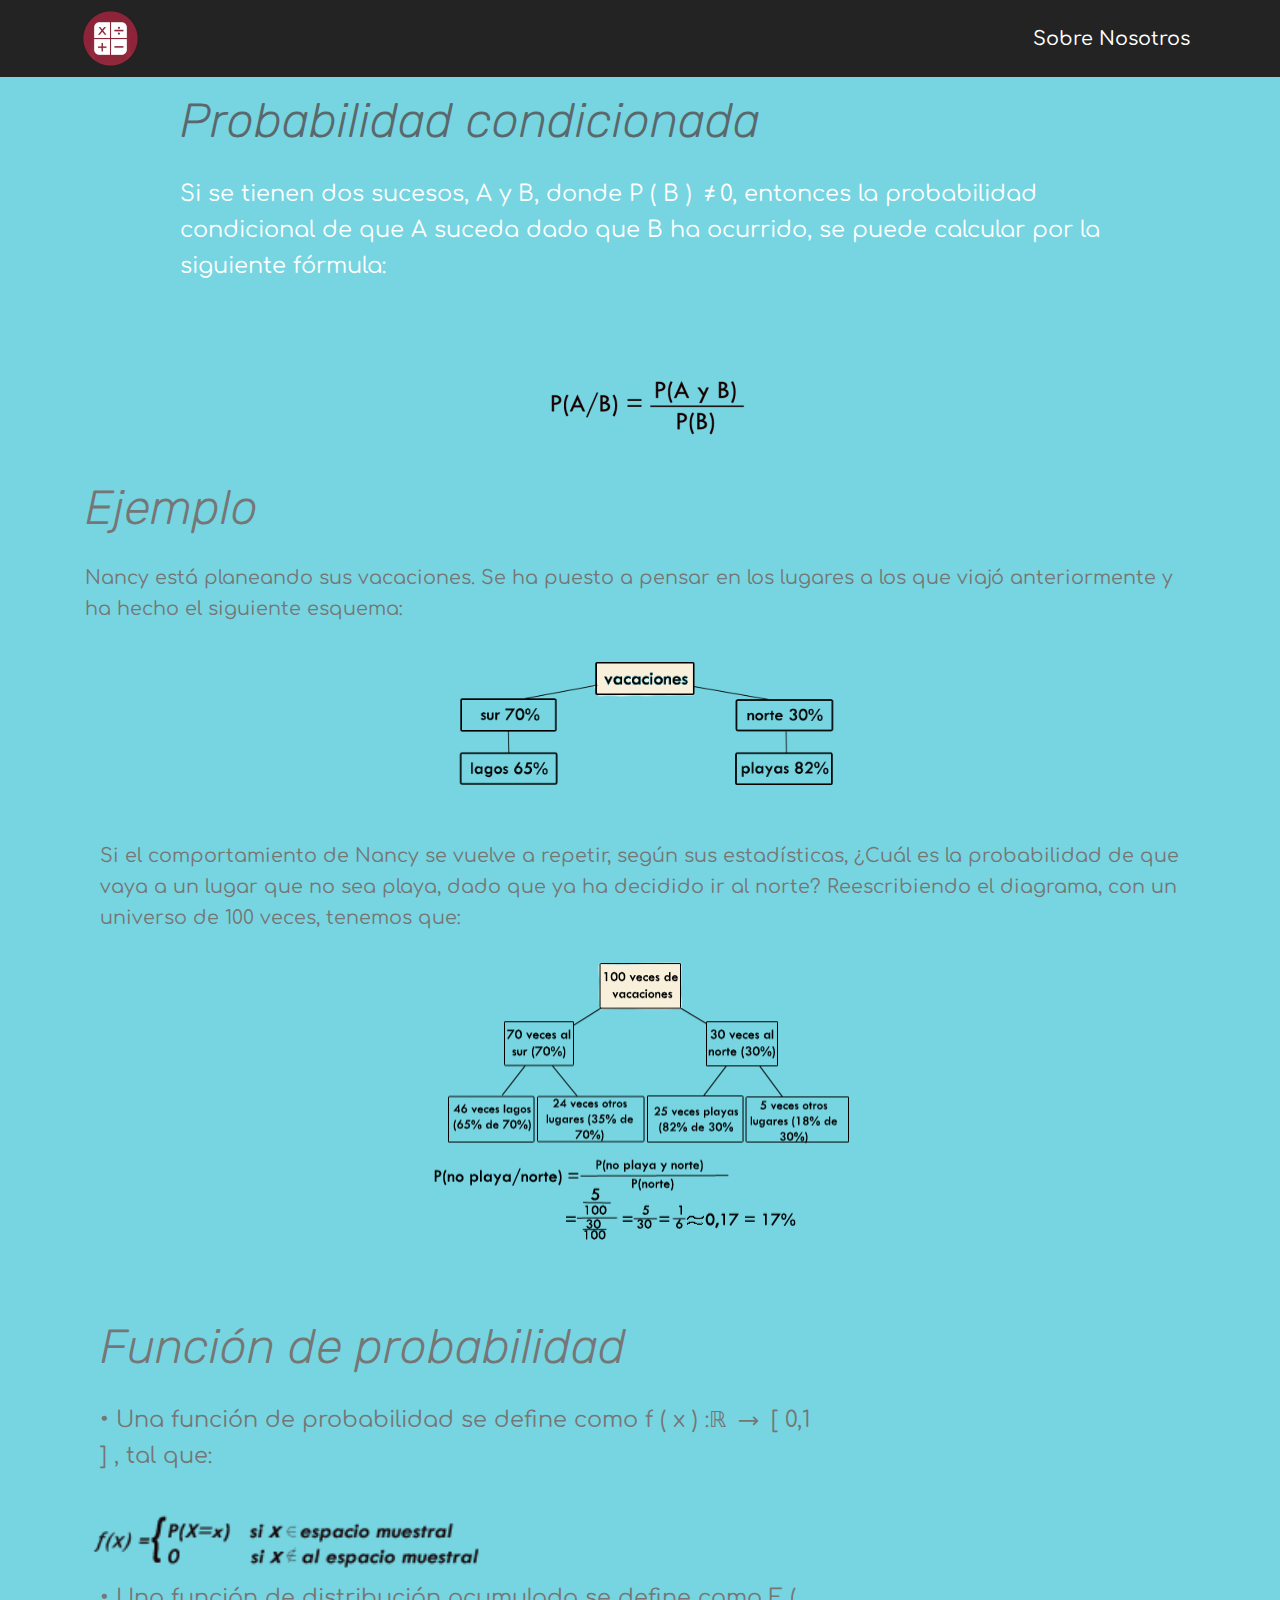
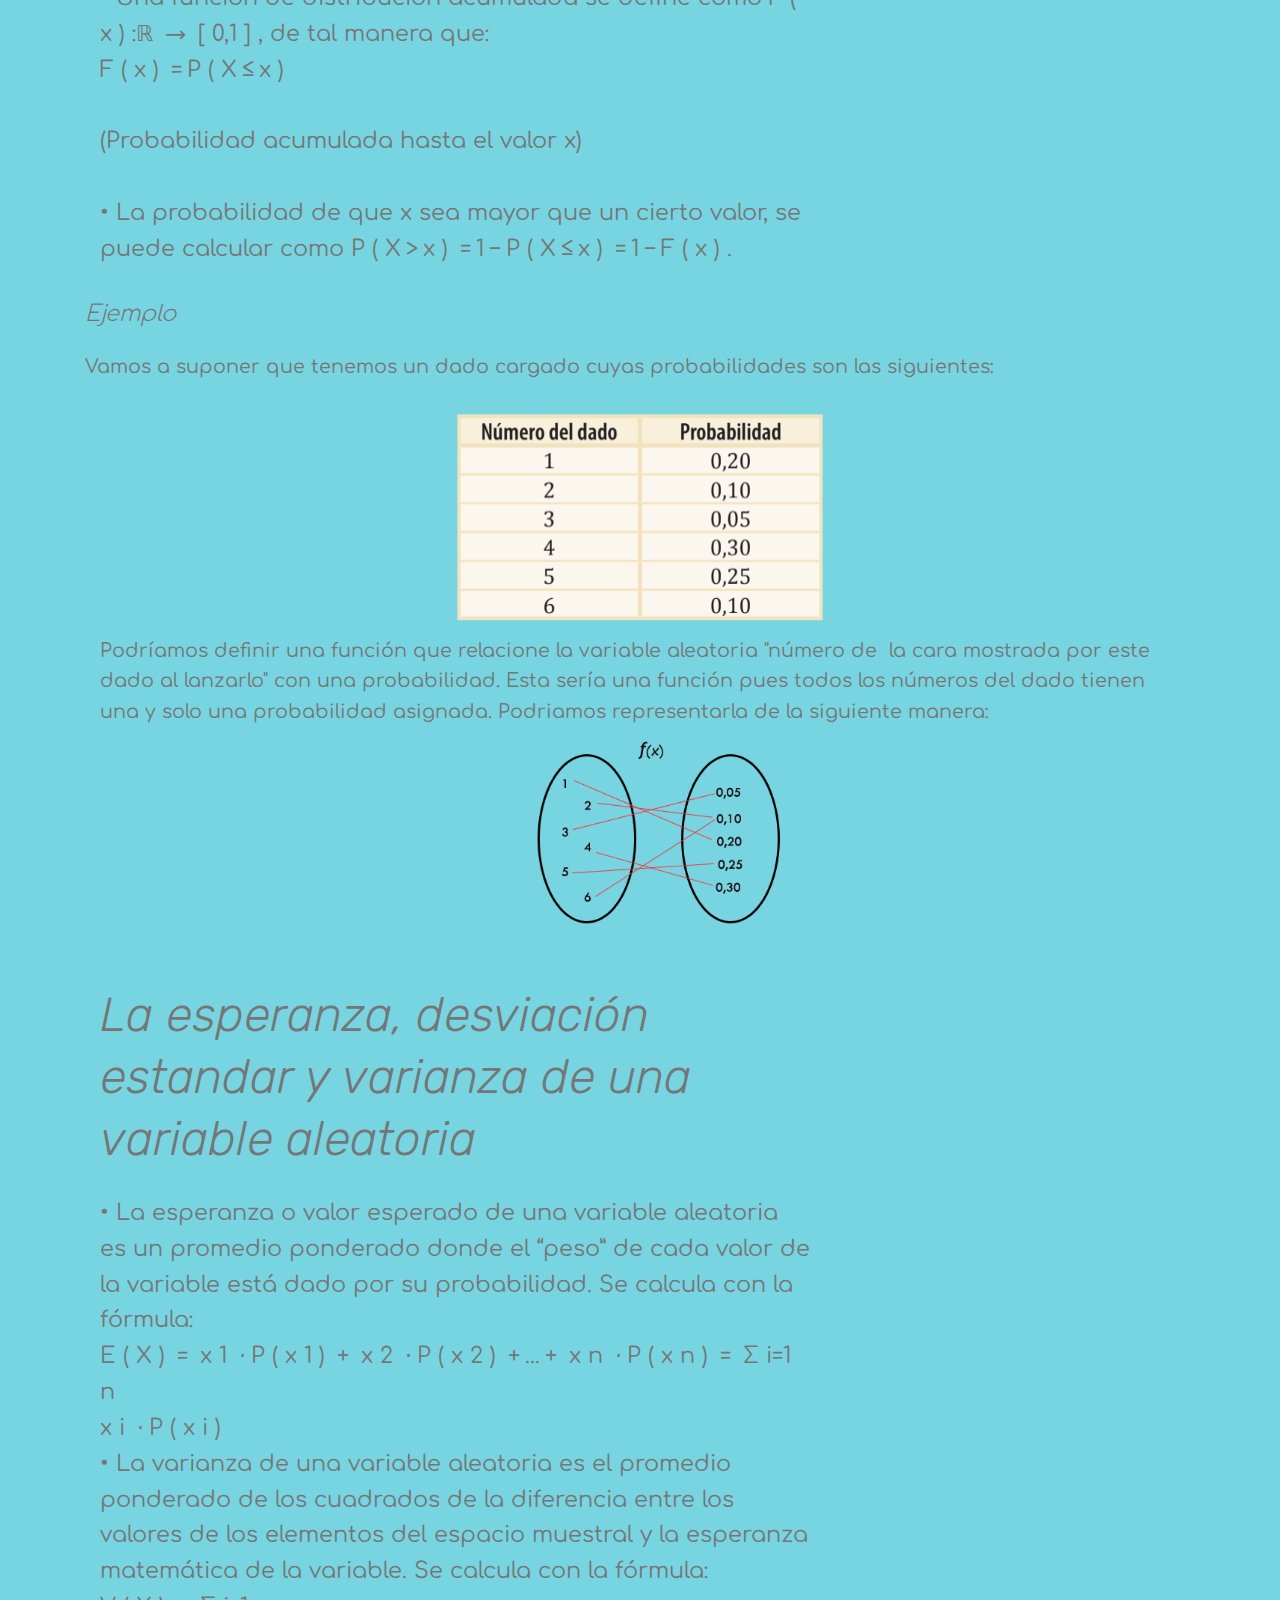
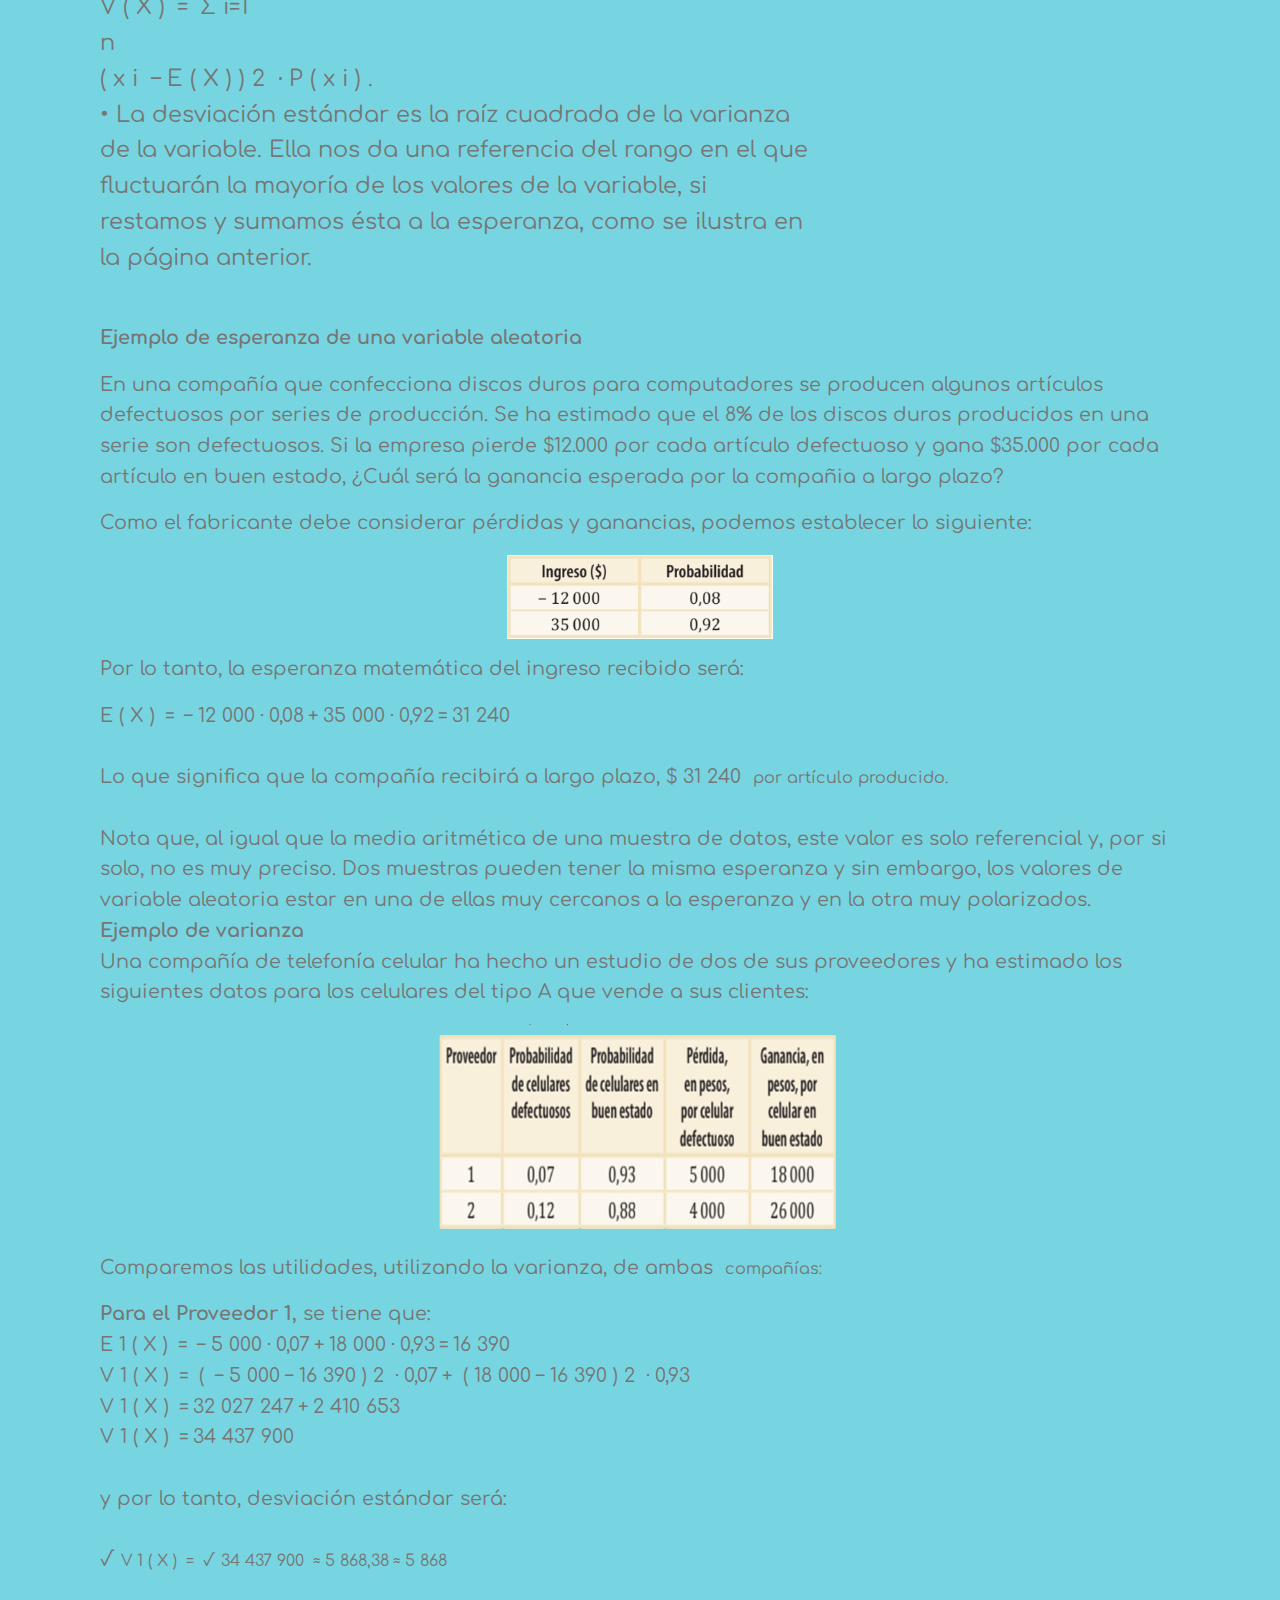
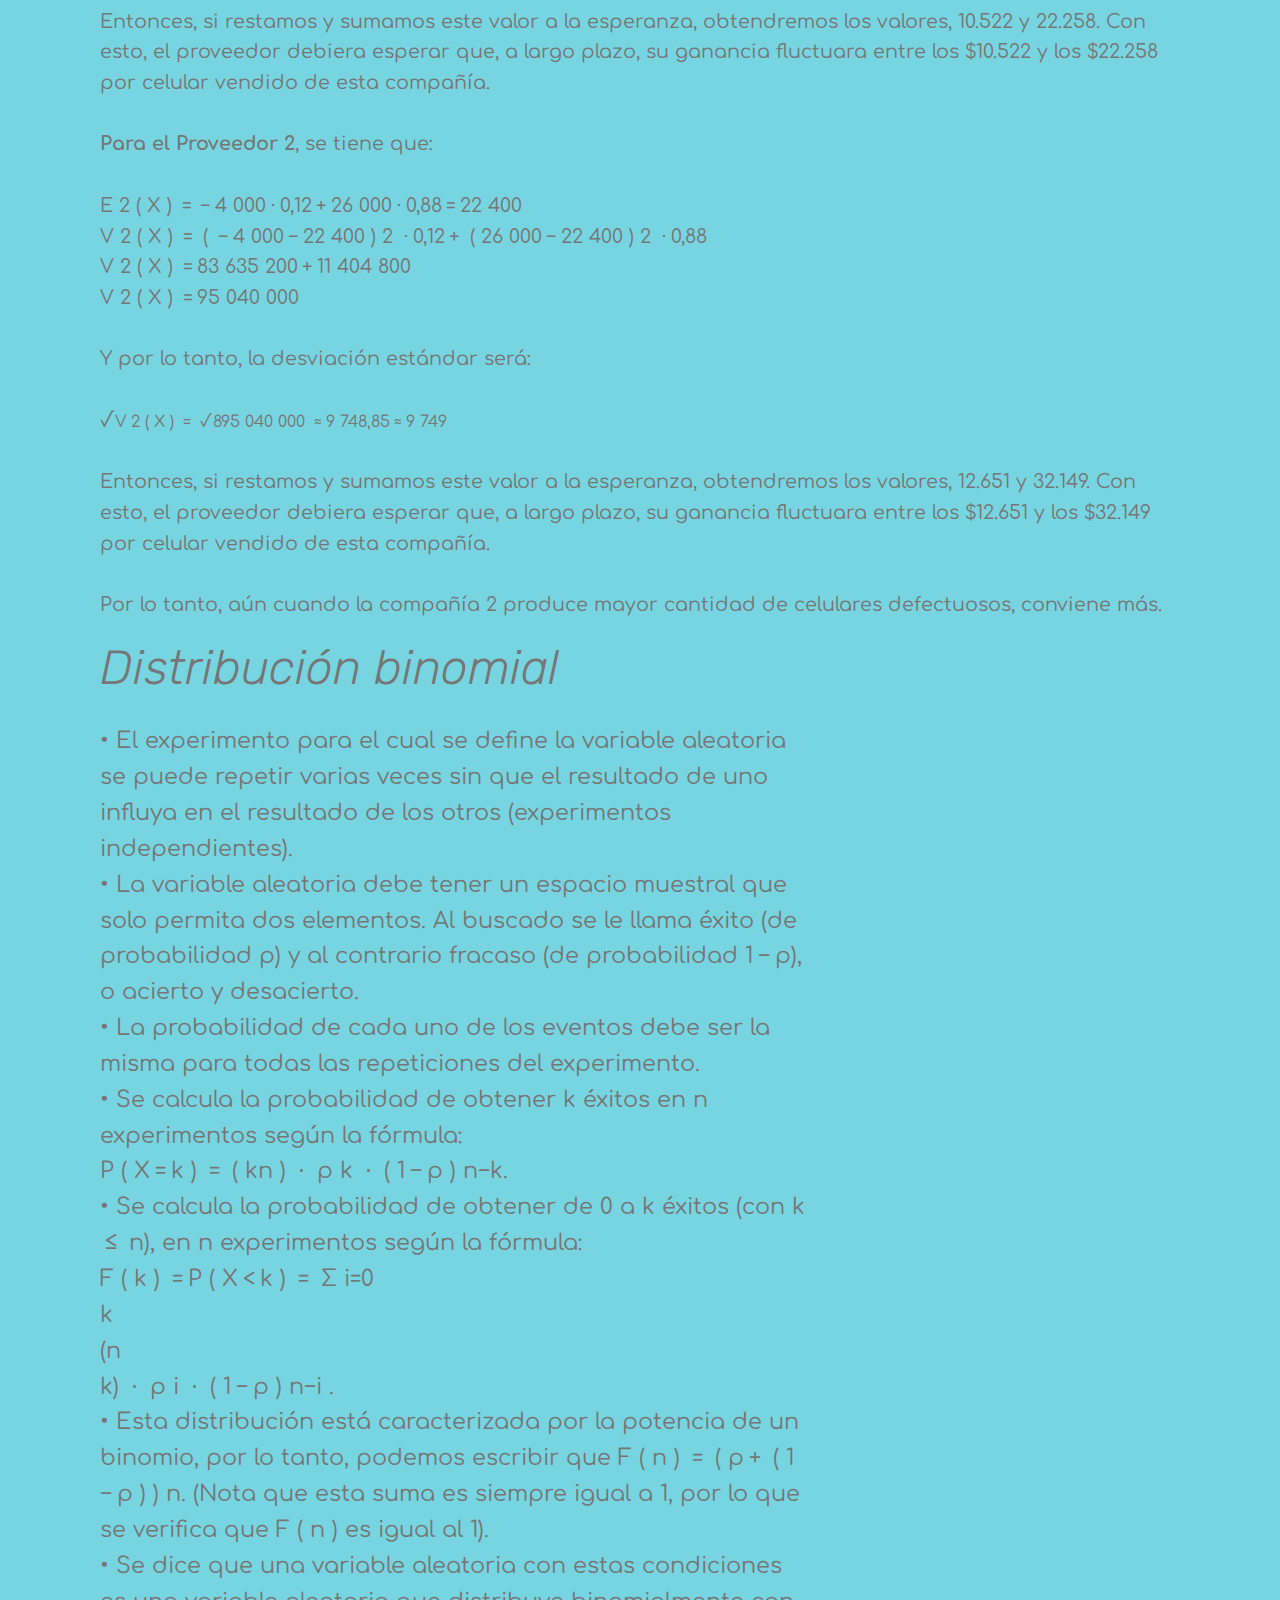
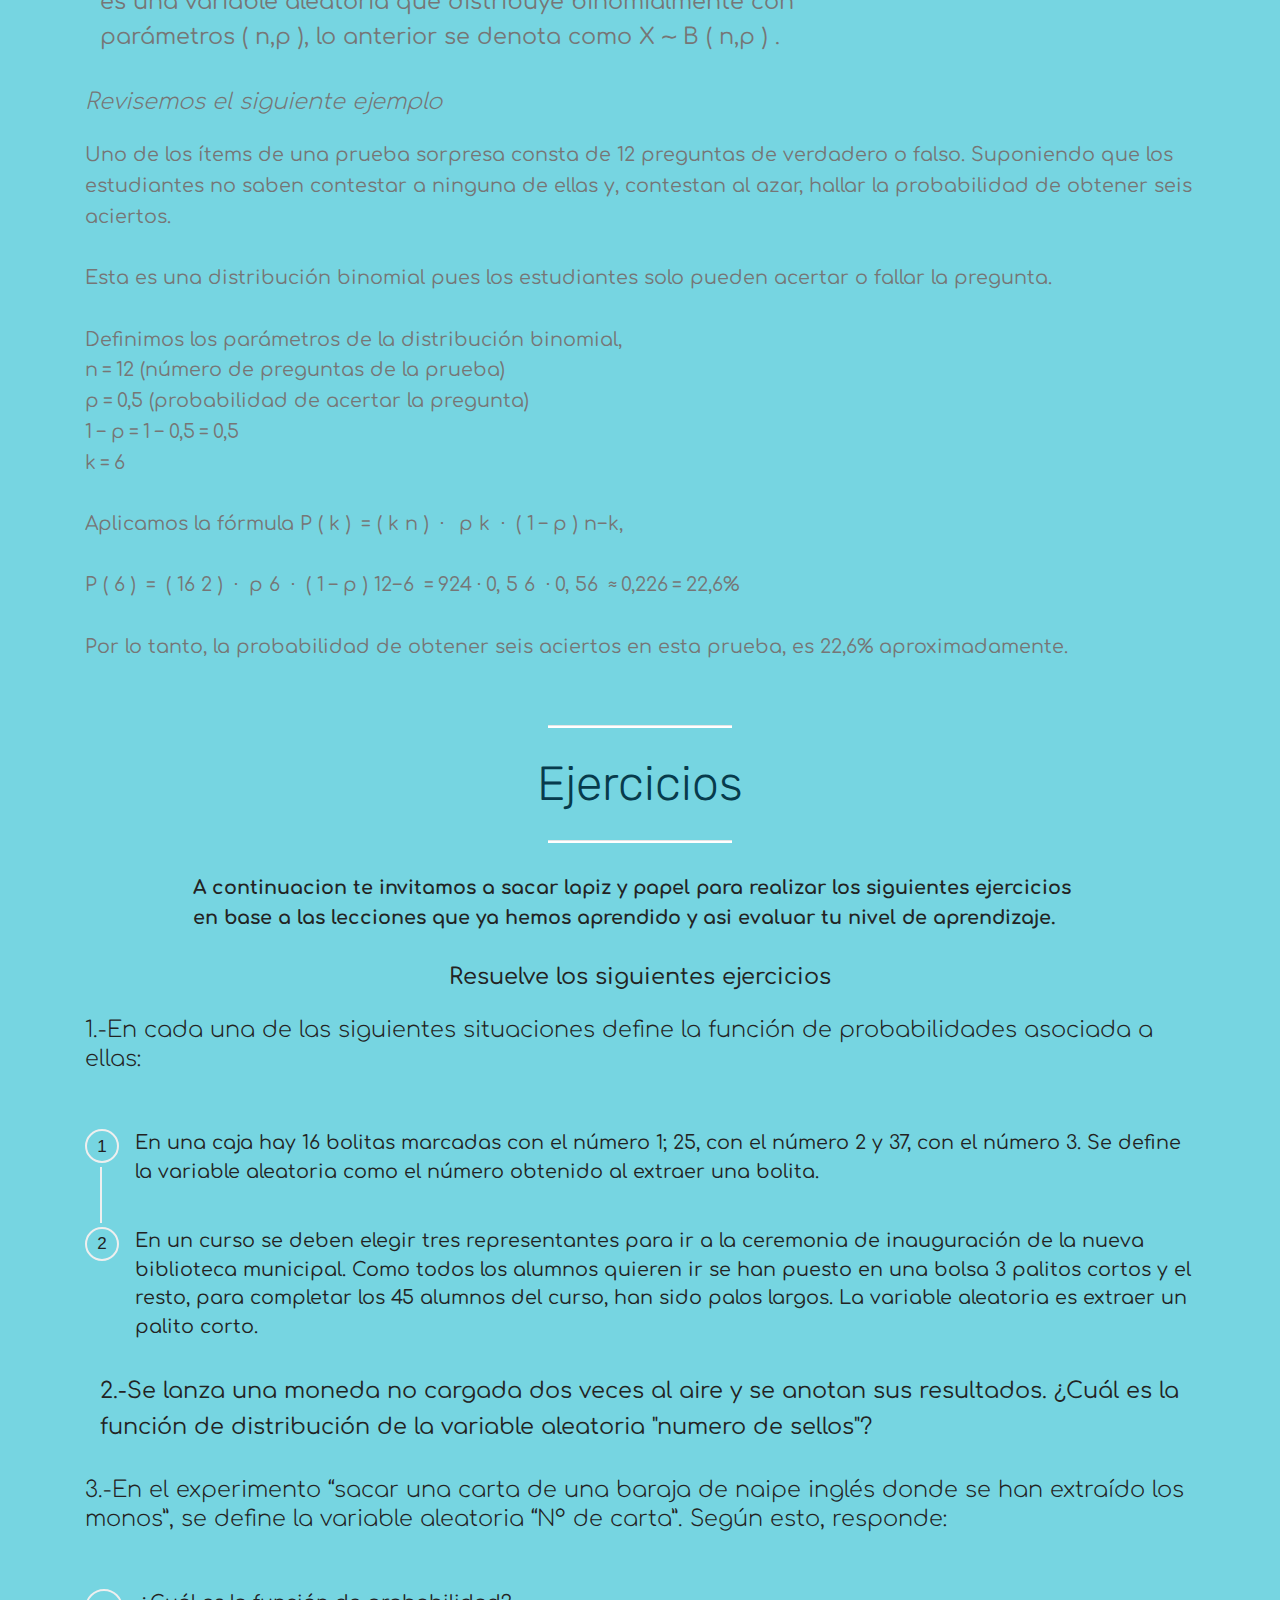
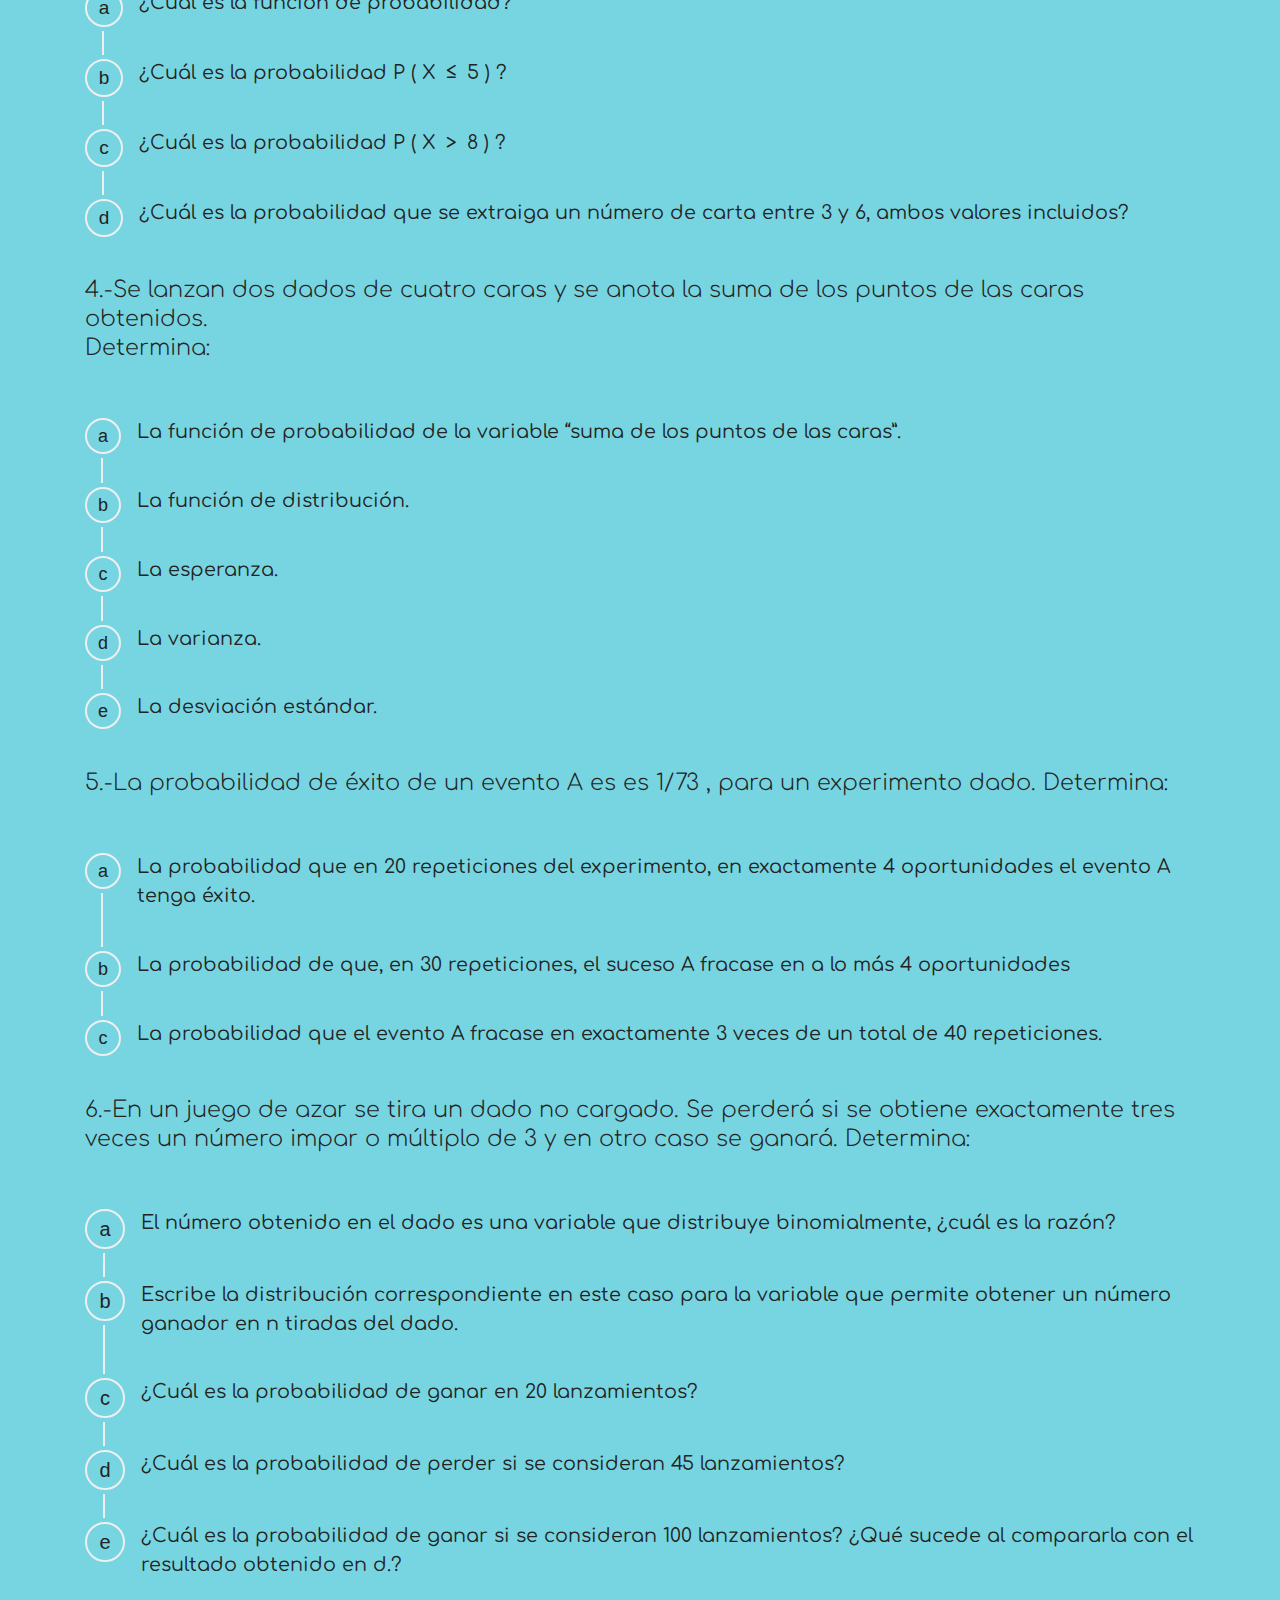
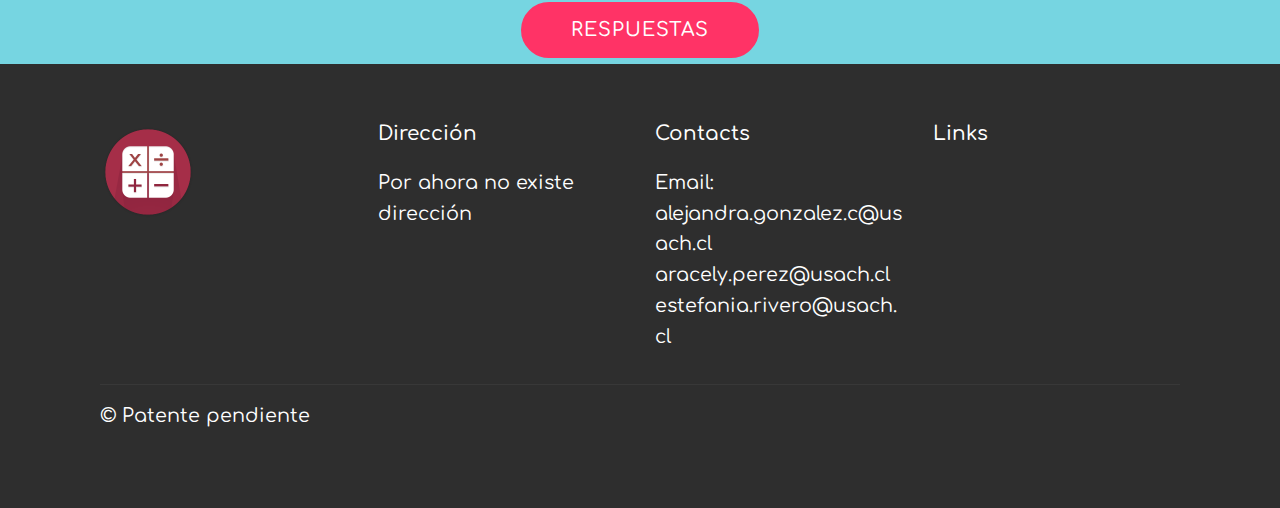
<file: page9.html>
<!DOCTYPE html>
<html  >
<head>
  <!-- Site made with Mobirise Website Builder v4.10.8, https://mobirise.com -->
  <meta charset="UTF-8">
  <meta http-equiv="X-UA-Compatible" content="IE=edge">
  <meta name="generator" content="Mobirise v4.10.8, mobirise.com">
  <meta name="viewport" content="width=device-width, initial-scale=1, minimum-scale=1">
  <link rel="shortcut icon" href="assets/images/pngocean.com-1-122x122.png" type="image/x-icon">
  <meta name="description" content="Web Site Creator Description">
  
  <title>3°</title>
  <link rel="stylesheet" href="assets/web/assets/mobirise-icons/mobirise-icons.css">
  <link rel="stylesheet" href="assets/tether/tether.min.css">
  <link rel="stylesheet" href="assets/bootstrap/css/bootstrap.min.css">
  <link rel="stylesheet" href="assets/bootstrap/css/bootstrap-grid.min.css">
  <link rel="stylesheet" href="assets/bootstrap/css/bootstrap-reboot.min.css">
  <link rel="stylesheet" href="assets/dropdown/css/style.css">
  <link rel="stylesheet" href="assets/socicon/css/styles.css">
  <link rel="stylesheet" href="assets/theme/css/style.css">
  <link rel="stylesheet" href="assets/mobirise/css/mbr-additional.css" type="text/css">
  
  
  
</head>
<body>
  <section class="menu cid-rMsdNzLz3Y" once="menu" id="menu2-j">

    

    <nav class="navbar navbar-expand beta-menu navbar-dropdown align-items-center navbar-toggleable-sm">
        <button class="navbar-toggler navbar-toggler-right" type="button" data-toggle="collapse" data-target="#navbarSupportedContent" aria-controls="navbarSupportedContent" aria-expanded="false" aria-label="Toggle navigation">
            <div class="hamburger">
                <span></span>
                <span></span>
                <span></span>
                <span></span>
            </div>
        </button>
        <div class="menu-logo">
            <div class="navbar-brand">
                <span class="navbar-logo">
                    <a href="index.html">
                        <img src="assets/images/pngocean.com-1-122x122.png" alt="Mobirise" title="" style="height: 3.8rem;">
                    </a>
                </span>
                
            </div>
        </div>
        <div class="collapse navbar-collapse" id="navbarSupportedContent">
            <ul class="navbar-nav nav-dropdown nav-right" data-app-modern-menu="true"><li class="nav-item">
                    <a class="nav-link link text-white display-4" href="page11.html">Sobre Nosotros</a>
                </li></ul>
            
        </div>
    </nav>
</section>

<section class="engine"><a href="https://mobirise.info/s">bootstrap theme</a></section><section class="header4 cid-rNiGgAStVJ" id="header4-8m">

    

    

    <div class="container">
        <div class="row justify-content-md-center">
            <div class="media-content col-md-10">
                
                <h3 class="mbr-section-subtitle align-center mbr-white mbr-light pb-3 mbr-fonts-style display-2"><em>Probabilidad condicionada</em></h3>
                <div class="mbr-text align-center mbr-white pb-3">
                    <p class="mbr-text mbr-fonts-style display-5">Si se tienen dos sucesos, A y B, donde P ( B )  ≠ 0, entonces la
probabilidad condicional de que A suceda dado que B ha
ocurrido, se puede calcular por la siguiente fórmula:</p>
                </div>
                
            </div>
            <div class="mbr-figure pt-5">
                <img src="assets/images/tercero-6-228x83.png" alt="Mobirise" title="" style="width: 20%;">
            </div>
        </div>
    </div>
</section>

<section class="header9 cid-rNiGY2vDF5" id="header9-8n">

    

    

    <div class="container">
        <div class="media-container-column mbr-white">
            
            <h3 class="mbr-section-subtitle align-left mbr-light pb-3 mbr-fonts-style display-2">Ejemplo</h3>
            <p class="mbr-text align-left pb-3 mbr-fonts-style display-7">Nancy está planeando sus vacaciones. Se ha puesto a pensar en
los lugares a los que viajó anteriormente y ha hecho el siguiente
esquema:</p>
            
        </div>
    </div>

    
</section>

<section class="cid-rNiHm2ZSSc" id="image1-8o">

    

    <figure class="mbr-figure container">
        <div class="image-block" style="width: 47%;">
            <img src="assets/images/tercero-1-642x190.png" width="1400" alt="Mobirise" title="">
            
        </div>
    </figure>
</section>

<section class="mbr-section article content1 cid-rNiHtfmwde" id="content1-8p">
    
     

    <div class="container">
        <div class="media-container-row">
            <div class="mbr-text col-12 mbr-fonts-style display-7 col-md-12">Si el comportamiento de Nancy se vuelve a repetir, según sus estadísticas, ¿Cuál es la probabilidad de que vaya a un lugar que no sea playa, dado que ya ha decidido ir al norte? Reescribiendo el diagrama, con un universo de 100 veces, tenemos que:</div>
        </div>
    </div>
</section>

<section class="cid-rNiHFnONYf" id="image1-8q">

    

    <figure class="mbr-figure container">
        <div class="image-block" style="width: 48%;">
            <img src="assets/images/tercero-2-532x352.png" width="1400" alt="Mobirise" title="">
            
        </div>
    </figure>
</section>

<section class="header9 cid-rNiIoqZbRo" id="header9-8r">

    

    

    <div class="container">
        <div class="media-container-column mbr-white col-lg-8 col-md-10">
            
            <h3 class="mbr-section-subtitle align-left mbr-light pb-3 mbr-fonts-style display-2">Función de probabilidad</h3>
            <p class="mbr-text align-left pb-3 mbr-fonts-style display-5">• Una función de probabilidad se define como f ( x ) :ℝ  →  [ 0,1 ] ,
tal que:</p>
            
        </div>
    </div>

    
</section>

<section class="header3 cid-rNiIJtmXgb" id="header3-8s">

    

    

    <div class="container">
        <div class="media-container-row">
            <div class="mbr-figure" style="width: 70%;">
                <img src="assets/images/tercero-8-260x47.png" alt="Mobirise" title="">
            </div>

            <div class="media-content">
                
                
                <div class="mbr-section-text mbr-white pb-3 ">
                    
                </div>
                
            </div>
        </div>
    </div>

</section>

<section class="header9 cid-rNiJ1DQgZx" id="header9-8t">

    

    

    <div class="container">
        <div class="media-container-column mbr-white col-lg-8 col-md-10">
            
            
            <p class="mbr-text align-left pb-3 mbr-fonts-style display-5">• Una función de distribución acumulada se define como
F ( x ) :ℝ  →  [ 0,1 ] , de tal manera que:
<br>F ( x )  = P ( X ≤ x )
<br><br>(Probabilidad acumulada hasta el valor x)
<br><br>• La probabilidad de que x sea mayor que un cierto valor, se
<br>puede calcular como P ( X &gt; x )  = 1 − P ( X ≤ x )  = 1 − F ( x ) .</p>
            
        </div>
    </div>

    
</section>

<section class="header9 cid-rNiJyishzc" id="header9-8u">

    

    

    <div class="container">
        <div class="media-container-column mbr-white">
            
            <h3 class="mbr-section-subtitle align-left mbr-light pb-3 mbr-fonts-style display-5">Ejemplo</h3>
            <p class="mbr-text align-left pb-3 mbr-fonts-style display-7">Vamos a suponer que tenemos un dado cargado cuyas
probabilidades son las siguientes:</p>
            
        </div>
    </div>

    
</section>

<section class="cid-rNiJZgrQVx" id="image1-8v">

    

    <figure class="mbr-figure container">
        <div class="image-block" style="width: 33%;">
            <img src="assets/images/tercero-3-366x206.png" width="1400" alt="Mobirise" title="">
            
        </div>
    </figure>
</section>

<section class="mbr-section article content1 cid-rNiK7nbcmE" id="content1-8w">
    
     

    <div class="container">
        <div class="media-container-row">
            <div class="mbr-text col-12 mbr-fonts-style display-7 col-md-12">Podríamos definir una función que relacione la variable aleatoria "número de &nbsp;la cara mostrada por este dado al lanzarlo" con una probabilidad. Esta sería una función pues todos los números del dado tienen una y solo una probabilidad asignada. Podriamos representarla de la siguiente manera:</div>
        </div>
    </div>
</section>

<section class="cid-rNiKmxA55S" id="image1-8x">

    

    <figure class="mbr-figure container">
        <div class="image-block" style="width: 31%;">
            <img src="assets/images/tercero-4-460x302.png" width="1400" alt="Mobirise" title="">
            
        </div>
    </figure>
</section>

<section class="header9 cid-rNiLq1ucMs" id="header9-8y">

    

    

    <div class="container">
        <div class="media-container-column mbr-white col-lg-8 col-md-10">
            
            <h3 class="mbr-section-subtitle align-left mbr-light pb-3 mbr-fonts-style display-2">La esperanza, desviación estandar y varianza de una variable aleatoria</h3>
            <p class="mbr-text align-left pb-3 mbr-fonts-style display-5">• La esperanza o valor esperado de una variable aleatoria es un
promedio ponderado donde el “peso” de cada valor de la
variable está dado por su probabilidad. Se calcula con la fórmula:
<br>E ( X )  =  x 1  ⋅ P ( x 1 )  +  x 2  ⋅ P ( x 2 )  + ... +  x n  ⋅ P ( x n )  =  Σ i=1
<br>n
<br>x i  ⋅ P ( x i )
<br>• La varianza de una variable aleatoria es el promedio
ponderado de los cuadrados de la diferencia entre los valores
de los elementos del espacio muestral y la esperanza
matemática de la variable. Se calcula con la fórmula:
<br>V ( X )  =  Σ i=1
<br>n
<br>( x i  − E ( X ) ) 2  ⋅ P ( x i ) .
<br>• La desviación estándar es la raíz cuadrada de la varianza de la
variable. Ella nos da una referencia del rango en el que
fluctuarán la mayoría de los valores de la variable, si restamos
y sumamos ésta a la esperanza, como se ilustra en la página
anterior.</p>
            
        </div>
    </div>

    
</section>

<section class="mbr-section article content1 cid-rNiTnPPcxj" id="content1-8z">
    
     

    <div class="container">
        <div class="media-container-row">
            <div class="mbr-text col-12 mbr-fonts-style display-7 col-md-12"><p><strong>Ejemplo de esperanza de una variable aleatoria</strong></p><p>En una compañía que confecciona discos duros para computadores se producen algunos artículos defectuosos por series de producción. Se ha estimado que el 8% de los discos duros producidos en una serie son defectuosos. Si la empresa pierde $12.000 por cada artículo defectuoso y gana $35.000 por cada artículo en buen estado, ¿Cuál será la ganancia esperada por la compañia a largo plazo?<span style="font-size: 1rem;">&nbsp;</span></p><p>Como el fabricante debe considerar pérdidas y ganancias, podemos establecer lo siguiente:</p></div>
        </div>
    </div>
</section>

<section class="cid-rNiTM5qPSX" id="image1-90">

    

    <figure class="mbr-figure container">
        <div class="image-block" style="width: 24%;">
            <img src="assets/images/tercero-5-349x110.png" width="1400" alt="Mobirise" title="">
            
        </div>
    </figure>
</section>

<section class="mbr-section article content1 cid-rNiU3RrUfB" id="content1-91">
    
     

    <div class="container">
        <div class="media-container-row">
            <div class="mbr-text col-12 mbr-fonts-style display-7 col-md-12"><p>Por lo tanto, la esperanza matemática del ingreso recibido será:
</p><p></p><div>E ( X )  =  − 12 000 ⋅ 0,08 + 35 000 ⋅ 0,92 = 31 240
</div><div><strong><br></strong></div><div>Lo que significa que la compañía recibirá a largo plazo, $ 31 240
&nbsp;<span style="font-size: 1rem;">por artículo producido.&nbsp;</span></div><div><br></div><div>Nota que, al igual que la media aritmética de una muestra de datos, este valor es solo referencial y, por si solo, no es muy preciso. Dos muestras pueden tener la misma esperanza y sin embargo, los valores de variable aleatoria estar en una de ellas muy cercanos a la esperanza y en la otra muy polarizados.
</div><div>
</div><div><strong>Ejemplo de varianza</strong>
</div><div>
</div><div>Una compañía de telefonía celular ha hecho un estudio de dos  de sus proveedores y ha estimado los siguientes datos para los celulares del tipo A que vende a sus clientes:</div><p></p></div>
        </div>
    </div>
</section>

<section class="cid-rNiV1LwBtN" id="image1-92">

    

    <figure class="mbr-figure container">
        <div class="image-block" style="width: 39%;">
            <img src="assets/images/tercero-7-622x307.png" width="1400" alt="Mobirise" title="">
            
        </div>
    </figure>
</section>

<section class="mbr-section article content1 cid-rNiVaiAWHW" id="content1-93">
    
     

    <div class="container">
        <div class="media-container-row">
            <div class="mbr-text col-12 mbr-fonts-style display-7 col-md-12"><p>Comparemos las utilidades, utilizando la varianza, de ambas
&nbsp;<span style="font-size: 1rem;">compañías:</span><strong>&nbsp;</strong></p><p></p><div><strong>Para el Proveedor 1,</strong> se tiene que:
</div><div>E 1 ( X )  =  − 5 000 ⋅ 0,07 + 18 000 ⋅ 0,93 = 16 390
</div><div>V 1 ( X )  =  (  − 5 000 − 16 390 ) 2  ⋅ 0,07 +  ( 18 000 − 16 390 ) 2  ⋅ 0,93
</div><div>V 1 ( X )  = 32 027 247 + 2 410 653
</div><div>V 1 ( X )  = 34 437 900</div><div><br></div><div>y por lo tanto, desviación estándar será:
</div><div><br></div><div>√
<span style="font-size: 1rem;">V 1 ( X )  =  √&nbsp;</span><span style="font-size: 1rem;">34 437 900  ≈ 5 868,38 ≈ 5 868&nbsp;</span></div><div><span style="font-size: 1rem;"><br></span></div><div>Entonces, si restamos y sumamos este valor a la esperanza, obtendremos los valores, 10.522 y 22.258. Con esto, el proveedor debiera esperar que, a largo plazo, su ganancia fluctuara entre los $10.522 y los $22.258 por celular vendido de esta compañía.<span style="font-size: 1rem;">&nbsp;</span></div><div><span style="font-size: 1rem;"><br></span></div><div><strong>Para el Proveedor 2</strong>, se tiene que:
</div><div><br></div><div>E 2 ( X )  =  − 4 000 ⋅ 0,12 + 26 000 ⋅ 0,88 = 22 400
</div><div>V 2 ( X )  =  (  − 4 000 − 22 400 ) 2  ⋅ 0,12 +  ( 26 000 − 22 400 ) 2  ⋅ 0,88
</div><div>V 2 ( X )  = 83 635 200 + 11 404 800
</div><div>V 2 ( X )  = 95 040 000
</div><div><br></div><div>Y por lo tanto, la desviación estándar será:
</div><div><br></div><div>√<span style="font-size: 1rem;">V 2 ( X )  =  √</span><span style="font-size: 1rem;">895 040 000  ≈ 9 748,85 ≈ 9 749&nbsp;</span></div><div><span style="font-size: 1rem;"><br></span></div><div>Entonces, si restamos y sumamos este valor a la esperanza, obtendremos los valores, 12.651 y 32.149. Con esto, el proveedor debiera esperar que, a largo plazo, su ganancia fluctuara entre los $12.651 y los $32.149 por celular vendido de esta compañía.<span style="font-size: 1rem;">&nbsp;</span></div><div><span style="font-size: 1rem;"><br></span></div><div>Por lo tanto, aún cuando la compañía 2 produce mayor cantidad de celulares defectuosos, conviene más.</div><p></p></div>
        </div>
    </div>
</section>

<section class="header9 cid-rNiW9GZPQE" id="header9-94">

    

    

    <div class="container">
        <div class="media-container-column mbr-white col-lg-8 col-md-10">
            
            <h3 class="mbr-section-subtitle align-left mbr-light pb-3 mbr-fonts-style display-2">Distribución binomial</h3>
            <p class="mbr-text align-left pb-3 mbr-fonts-style display-5">• El experimento para el cual se define la variable aleatoria se
puede repetir varias veces sin que el resultado de uno influya
en el resultado de los otros (experimentos independientes).
<br>• La variable aleatoria debe tener un espacio muestral que
solo permita dos elementos. Al buscado se le llama éxito
(de probabilidad p) y al contrario fracaso (de probabilidad
1 − p), o acierto y desacierto.
<br>• La probabilidad de cada uno de los eventos debe ser la
misma para todas las repeticiones del experimento.
<br>• Se calcula la probabilidad de obtener k éxitos en n
experimentos según la fórmula: <br>P ( X = k )  =  ( kn )  ⋅  p k  ⋅  ( 1 − p ) n−k.
<br>• Se calcula la probabilidad de obtener de 0 a k éxitos (con
k  ≤  n), en n experimentos según la fórmula:
<br>F ( k )  = P ( X &lt; k )  =  Σ i=0
<br>k
<br>(n
<br>k)  ⋅  p i  ⋅  ( 1 − p ) n−i .
<br>• Esta distribución está caracterizada por la potencia de un
binomio, por lo tanto, podemos escribir que
F ( n )  =  ( p +  ( 1 − p ) ) n. (Nota que esta suma es siempre igual
a 1, por lo que se verifica que F ( n ) es igual al 1).
<br>• Se dice que una variable aleatoria con estas condiciones es
una variable aleatoria que distribuye binomialmente con
parámetros ( n,p ), lo anterior se denota como X ∼ B ( n,p ) .</p>
            
        </div>
    </div>

    
</section>

<section class="header9 cid-rNiX9723jk" id="header9-95">

    

    

    <div class="container">
        <div class="media-container-column mbr-white">
            
            <h3 class="mbr-section-subtitle align-left mbr-light pb-3 mbr-fonts-style display-5">Revisemos el siguiente ejemplo</h3>
            <p class="mbr-text align-left pb-3 mbr-fonts-style display-7">Uno de los ítems de una prueba sorpresa consta de 12 preguntas de
verdadero o falso. Suponiendo que los estudiantes no saben
contestar a ninguna de ellas y, contestan al azar, hallar la
probabilidad de obtener seis aciertos.
<br><br>Esta es una distribución binomial pues los estudiantes solo pueden
acertar o fallar la pregunta.
<br><br>Definimos los parámetros de la distribución binomial,
<br>n = 12 (número de preguntas de la prueba)
<br>p = 0,5 (probabilidad de acertar la pregunta)
<br>1 − p = 1 − 0,5 = 0,5
<br>k = 6
<br><br>Aplicamos la fórmula P ( k )  = ( k n )  ⋅   p k  ⋅  ( 1 − p ) n−k,
<br><br>P ( 6 )  =  ( 16 2 )  ⋅  p 6  ⋅  ( 1 − p ) 12−6  = 924 ⋅ 0, 5 6  ⋅ 0, 56  ≈ 0,226 = 22,6%
<br><br>Por lo tanto, la probabilidad de obtener seis aciertos en esta prueba,
es 22,6% aproximadamente.</p>
            
        </div>
    </div>

    
</section>

<section class="mbr-section article content10 cid-rNiXFR5PXr" id="content10-96">
    
     

    <div class="container">
        <div class="inner-container" style="width: 66%;">
            <hr class="line" style="width: 25%;">
            <div class="section-text align-center mbr-white mbr-fonts-style display-2">Ejercicios</div>
            <hr class="line" style="width: 25%;">
        </div>
    </div>
</section>

<section class="mbr-section article content1 cid-rNooGwOJws" id="content1-ae">
    
     

    <div class="container">
        <div class="media-container-row">
            <div class="mbr-text col-12 mbr-fonts-style display-7 col-md-10"><strong>A continuacion te invitamos a sacar lapiz y papel para realizar los siguientes ejercicios en base a las lecciones que ya hemos aprendido y asi evaluar tu nivel de aprendizaje.</strong></div>
        </div>
    </div>
</section>

<section class="step1 cid-rNiYjqSKOz" id="step1-97">

    

    
    
    <div class="container">
        <h2 class="mbr-section-title pb-3 mbr-fonts-style align-center display-5">Resuelve los siguientes ejercicios</h2>
        <h3 class="mbr-section-subtitle pb-5 mbr-fonts-style align-center display-5">1.-En cada una de las siguientes situaciones define
 la función de probabilidades asociada a ellas:</h3>
        <div class="step-container">
            <div class="card separline pb-4">
                <div class="step-element d-flex">
                    <div class="step-wrapper pr-3">
                        <h3 class="step d-flex align-items-center justify-content-center">
                            1
                        </h3>
                    </div>          
                    <div class="step-text-content">
                        
                        <p class="mbr-step-text mbr-fonts-style display-7">En una caja hay 16 bolitas marcadas con el
número 1; 25, con el número 2 y 37, con el
número 3. Se define la variable aleatoria como
el número obtenido al extraer una bolita.</p>
                    </div>
                </div>
            </div>

            <div class="card">
                <div class="step-element d-flex">
                    <div class="step-wrapper pr-3">
                        <h3 class="step d-flex align-items-center justify-content-center">
                            2
                        </h3>
                    </div>          
                    <div class="step-text-content">
                        
                        <p class="mbr-step-text mbr-fonts-style display-7">En un curso se deben elegir tres
representantes para ir a la ceremonia de
inauguración de la nueva biblioteca
municipal. Como todos los alumnos quieren
ir se han puesto en una bolsa 3 palitos
cortos y el resto, para completar los 45
alumnos del curso, han sido palos largos. La
variable aleatoria es extraer un palito corto.</p>
                    </div>
                </div>
            </div>

            

            
            
            
            
            
            
            
            
            
            
            
        </div>
    </div>
</section>

<section class="mbr-section article content1 cid-rNiZ4XBVTz" id="content1-98">
    
     

    <div class="container">
        <div class="media-container-row">
            <div class="mbr-text col-12 mbr-fonts-style display-5 col-md-12">2.-Se lanza una moneda no cargada dos veces al aire y se anotan sus resultados. ¿Cuál es la función de distribución de la variable aleatoria "numero de sellos"?</div>
        </div>
    </div>
</section>

<section class="step1 cid-rNiZmA93QJ" id="step1-99">

    

    
    
    <div class="container">
        
        <h3 class="mbr-section-subtitle pb-5 mbr-fonts-style align-center display-5">3.-En el experimento “sacar una carta de una
 baraja de naipe inglés donde se han extraído los monos”, se define la variable aleatoria “N° de carta”. Según esto, responde:</h3>
        <div class="step-container">
            <div class="card separline pb-4">
                <div class="step-element d-flex">
                    <div class="step-wrapper pr-3">
                        <h3 class="step d-flex align-items-center justify-content-center">
                            a
                        </h3>
                    </div>          
                    <div class="step-text-content">
                        
                        <p class="mbr-step-text mbr-fonts-style display-7">¿Cuál es la función de probabilidad?</p>
                    </div>
                </div>
            </div>

            <div class="card separline pb-4">
                <div class="step-element d-flex">
                    <div class="step-wrapper pr-3">
                        <h3 class="step d-flex align-items-center justify-content-center">
                            b
                        </h3>
                    </div>          
                    <div class="step-text-content">
                        
                        <p class="mbr-step-text mbr-fonts-style display-7">¿Cuál es la probabilidad P ( X  ≤  5 ) ?</p>
                    </div>
                </div>
            </div>

            <div class="card separline pb-4">
                <div class="step-element d-flex">
                    <div class="step-wrapper pr-3">
                        <h3 class="step d-flex align-items-center justify-content-center">
                            c
                        </h3>
                    </div>          
                    <div class="step-text-content">
                        
                        <p class="mbr-step-text mbr-fonts-style display-7">¿Cuál es la probabilidad P ( X  &gt;  8 ) ?</p>
                    </div>
                </div>
            </div>

            <div class="card">
                <div class="step-element d-flex">
                    <div class="step-wrapper pr-3">
                        <h3 class="step d-flex align-items-center justify-content-center">
                            d
                        </h3>
                    </div>          
                    <div class="step-text-content">
                        
                        <p class="mbr-step-text mbr-fonts-style display-7">¿Cuál es la probabilidad que se extraiga un
número de carta entre 3 y 6, ambos valores
incluidos?</p>
                    </div>
                </div>
            </div>
            
            
            
            
            
            
            
            
            
            
        </div>
    </div>
</section>

<section class="step1 cid-rNj04vVvsB" id="step1-9a">

    

    
    
    <div class="container">
        
        <h3 class="mbr-section-subtitle pb-5 mbr-fonts-style align-center display-5">
            4.-Se lanzan dos dados de cuatro caras y se anota
 la suma de los puntos de las caras obtenidos.&nbsp;<div>Determina:</div></h3>
        <div class="step-container">
            <div class="card separline pb-4">
                <div class="step-element d-flex">
                    <div class="step-wrapper pr-3">
                        <h3 class="step d-flex align-items-center justify-content-center">
                            a
                        </h3>
                    </div>          
                    <div class="step-text-content">
                        
                        <p class="mbr-step-text mbr-fonts-style display-7">La función de probabilidad de la variable
“suma de los puntos de las caras”.</p>
                    </div>
                </div>
            </div>

            <div class="card separline pb-4">
                <div class="step-element d-flex">
                    <div class="step-wrapper pr-3">
                        <h3 class="step d-flex align-items-center justify-content-center">
                            b
                        </h3>
                    </div>          
                    <div class="step-text-content">
                        
                        <p class="mbr-step-text mbr-fonts-style display-7">La función de distribución.</p>
                    </div>
                </div>
            </div>

            <div class="card separline pb-4">
                <div class="step-element d-flex">
                    <div class="step-wrapper pr-3">
                        <h3 class="step d-flex align-items-center justify-content-center">
                            c
                        </h3>
                    </div>          
                    <div class="step-text-content">
                        
                        <p class="mbr-step-text mbr-fonts-style display-7">La esperanza.</p>
                    </div>
                </div>
            </div>

            <div class="card separline pb-4">
                <div class="step-element d-flex">
                    <div class="step-wrapper pr-3">
                        <h3 class="step d-flex align-items-center justify-content-center">
                            d
                        </h3>
                    </div>          
                    <div class="step-text-content">
                        
                        <p class="mbr-step-text mbr-fonts-style display-7">La varianza.</p>
                    </div>
                </div>
            </div>
            
            <div class="card">
                <div class="step-element d-flex">
                    <div class="step-wrapper pr-3">
                        <h3 class="step d-flex align-items-center justify-content-center">
                            e
                        </h3>
                    </div>          
                    <div class="step-text-content">
                        
                        <p class="mbr-step-text mbr-fonts-style display-7">La desviación estándar.</p>
                    </div>
                </div>
            </div>
            
            
            
            
            
            
            
            
        </div>
    </div>
</section>

<section class="step1 cid-rNj0ZZcKlX" id="step1-9b">

    

    
    
    <div class="container">
        
        <h3 class="mbr-section-subtitle pb-5 mbr-fonts-style align-center display-5">5.-La probabilidad de éxito de un evento A es
 es 1/73 , para un experimento dado. Determina:</h3>
        <div class="step-container">
            <div class="card separline pb-4">
                <div class="step-element d-flex">
                    <div class="step-wrapper pr-3">
                        <h3 class="step d-flex align-items-center justify-content-center">
                            a
                        </h3>
                    </div>          
                    <div class="step-text-content">
                        
                        <p class="mbr-step-text mbr-fonts-style display-7">La probabilidad que en 20 repeticiones del
experimento, en exactamente 4
oportunidades el evento A tenga éxito.</p>
                    </div>
                </div>
            </div>

            <div class="card separline pb-4">
                <div class="step-element d-flex">
                    <div class="step-wrapper pr-3">
                        <h3 class="step d-flex align-items-center justify-content-center">
                            b
                        </h3>
                    </div>          
                    <div class="step-text-content">
                        
                        <p class="mbr-step-text mbr-fonts-style display-7">La probabilidad de que, en 30 repeticiones,
el suceso A fracase en a lo más 4
oportunidades</p>
                    </div>
                </div>
            </div>

            <div class="card">
                <div class="step-element d-flex">
                    <div class="step-wrapper pr-3">
                        <h3 class="step d-flex align-items-center justify-content-center">
                            c
                        </h3>
                    </div>          
                    <div class="step-text-content">
                        
                        <p class="mbr-step-text mbr-fonts-style display-7">La probabilidad que el evento A fracase en
exactamente 3 veces de un total de 40
repeticiones.</p>
                    </div>
                </div>
            </div>

            
            
            
            
            
            
            
            
            
            
            
        </div>
    </div>
</section>

<section class="step1 cid-rNj1tTIPHA" id="step1-9c">

    

    
    
    <div class="container">
        
        <h3 class="mbr-section-subtitle pb-5 mbr-fonts-style align-center display-5">
            6.-En un juego de azar se tira un dado no cargado.
 Se perderá si se obtiene exactamente tres veces un número impar o múltiplo de 3 y en otro caso se ganará. Determina:</h3>
        <div class="step-container">
            <div class="card separline pb-4">
                <div class="step-element d-flex">
                    <div class="step-wrapper pr-3">
                        <h3 class="step d-flex align-items-center justify-content-center">
                            a
                        </h3>
                    </div>          
                    <div class="step-text-content">
                        
                        <p class="mbr-step-text mbr-fonts-style display-7">El número obtenido en el dado es una
variable que distribuye binomialmente,
¿cuál es la razón?</p>
                    </div>
                </div>
            </div>

            <div class="card separline pb-4">
                <div class="step-element d-flex">
                    <div class="step-wrapper pr-3">
                        <h3 class="step d-flex align-items-center justify-content-center">
                            b
                        </h3>
                    </div>          
                    <div class="step-text-content">
                        
                        <p class="mbr-step-text mbr-fonts-style display-7">Escribe la distribución correspondiente en
este caso para la variable que permite
obtener un número ganador en n tiradas
del dado.</p>
                    </div>
                </div>
            </div>

            <div class="card separline pb-4">
                <div class="step-element d-flex">
                    <div class="step-wrapper pr-3">
                        <h3 class="step d-flex align-items-center justify-content-center">
                            c
                        </h3>
                    </div>          
                    <div class="step-text-content">
                        
                        <p class="mbr-step-text mbr-fonts-style display-7">¿Cuál es la probabilidad de ganar en 20
lanzamientos?</p>
                    </div>
                </div>
            </div>

            <div class="card separline pb-4">
                <div class="step-element d-flex">
                    <div class="step-wrapper pr-3">
                        <h3 class="step d-flex align-items-center justify-content-center">
                            d
                        </h3>
                    </div>          
                    <div class="step-text-content">
                        
                        <p class="mbr-step-text mbr-fonts-style display-7">¿Cuál es la probabilidad de perder si se
consideran 45 lanzamientos?</p>
                    </div>
                </div>
            </div>
            
            <div class="card">
                <div class="step-element d-flex">
                    <div class="step-wrapper pr-3">
                        <h3 class="step d-flex align-items-center justify-content-center">
                            e
                        </h3>
                    </div>          
                    <div class="step-text-content">
                        
                        <p class="mbr-step-text mbr-fonts-style display-7">¿Cuál es la probabilidad de ganar si se
consideran 100 lanzamientos? ¿Qué sucede al
compararla con el resultado obtenido en d.?</p>
                    </div>
                </div>
            </div>
            
            
            
            
            
            
            
            
        </div>
    </div>
</section>

<section class="mbr-section content8 cid-rNj21Ogvwt" id="content8-9d">

    

    <div class="container">
        <div class="media-container-row title">
            <div class="col-12 col-md-8">
                <div class="mbr-section-btn align-center"><a class="btn btn-primary display-4" href="https://mobirise.co">RESPUESTAS</a></div>
            </div>
        </div>
    </div>
</section>

<section class="cid-rNj2cCcoXs" id="footer1-9e">

    

    

    <div class="container">
        <div class="media-container-row content text-white">
            <div class="col-12 col-md-3">
                <div class="media-wrap">
                    <a href="index.html">
                        <img src="assets/images/icon-192x192.png" alt="Mobirise" title="">
                    </a>
                </div>
            </div>
            <div class="col-12 col-md-3 mbr-fonts-style display-7">
                <h5 class="pb-3">Dirección</h5>
                <p class="mbr-text">Por ahora no existe dirección</p>
            </div>
            <div class="col-12 col-md-3 mbr-fonts-style display-7">
                <h5 class="pb-3">
                    Contacts
                </h5>
                <p class="mbr-text">
                    Email: alejandra.gonzalez.c@usach.cl<br>aracely.perez@usach.cl<br>estefania.rivero@usach.cl</p>
            </div>
            <div class="col-12 col-md-3 mbr-fonts-style display-7">
                <h5 class="pb-3">
                    Links
                </h5>
                <p class="mbr-text"></p>
            </div>
        </div>
        <div class="footer-lower">
            <div class="media-container-row">
                <div class="col-sm-12">
                    <hr>
                </div>
            </div>
            <div class="media-container-row mbr-white">
                <div class="col-sm-6 copyright">
                    <p class="mbr-text mbr-fonts-style display-7">
                        © Patente pendiente</p>
                </div>
                <div class="col-md-6">
                    
                </div>
            </div>
        </div>
    </div>
</section>


  <script src="assets/web/assets/jquery/jquery.min.js"></script>
  <script src="assets/popper/popper.min.js"></script>
  <script src="assets/tether/tether.min.js"></script>
  <script src="assets/bootstrap/js/bootstrap.min.js"></script>
  <script src="assets/smoothscroll/smooth-scroll.js"></script>
  <script src="assets/dropdown/js/nav-dropdown.js"></script>
  <script src="assets/dropdown/js/navbar-dropdown.js"></script>
  <script src="assets/touchswipe/jquery.touch-swipe.min.js"></script>
  <script src="assets/theme/js/script.js"></script>
  
  
 <div id="scrollToTop" class="scrollToTop mbr-arrow-up"><a style="text-align: center;"><i class="mbr-arrow-up-icon mbr-arrow-up-icon-cm cm-icon cm-icon-smallarrow-up"></i></a></div>
  </body>
</html>
</file>
<file: assets/web/assets/mobirise-icons/mobirise-icons.css>
@font-face {
  font-family: 'MobiriseIcons';
  src:  url('mobirise-icons.eot?spat4u');
  src:  url('mobirise-icons.eot?spat4u#iefix') format('embedded-opentype'),
    url('mobirise-icons.ttf?spat4u') format('truetype'),
    url('mobirise-icons.woff?spat4u') format('woff'),
    url('mobirise-icons.svg?spat4u#MobiriseIcons') format('svg');
  font-weight: normal;
  font-style: normal;
}

[class^="mbri-"], [class*=" mbri-"] {
  /* use !important to prevent issues with browser extensions that change fonts */
  font-family: MobiriseIcons !important;
  speak: none;
  font-style: normal;
  font-weight: normal;
  font-variant: normal;
  text-transform: none;
  line-height: 1;

  /* Better Font Rendering =========== */
  -webkit-font-smoothing: antialiased;
  -moz-osx-font-smoothing: grayscale;
}

.mbri-add-submenu:before {
  content: "\e900";
}
.mbri-alert:before {
  content: "\e901";
}
.mbri-align-center:before {
  content: "\e902";
}
.mbri-align-justify:before {
  content: "\e903";
}
.mbri-align-left:before {
  content: "\e904";
}
.mbri-align-right:before {
  content: "\e905";
}
.mbri-android:before {
  content: "\e906";
}
.mbri-apple:before {
  content: "\e907";
}
.mbri-arrow-down:before {
  content: "\e908";
}
.mbri-arrow-next:before {
  content: "\e909";
}
.mbri-arrow-prev:before {
  content: "\e90a";
}
.mbri-arrow-up:before {
  content: "\e90b";
}
.mbri-bold:before {
  content: "\e90c";
}
.mbri-bookmark:before {
  content: "\e90d";
}
.mbri-bootstrap:before {
  content: "\e90e";
}
.mbri-briefcase:before {
  content: "\e90f";
}
.mbri-browse:before {
  content: "\e910";
}
.mbri-bulleted-list:before {
  content: "\e911";
}
.mbri-calendar:before {
  content: "\e912";
}
.mbri-camera:before {
  content: "\e913";
}
.mbri-cart-add:before {
  content: "\e914";
}
.mbri-cart-full:before {
  content: "\e915";
}
.mbri-cash:before {
  content: "\e916";
}
.mbri-change-style:before {
  content: "\e917";
}
.mbri-chat:before {
  content: "\e918";
}
.mbri-clock:before {
  content: "\e919";
}
.mbri-close:before {
  content: "\e91a";
}
.mbri-cloud:before {
  content: "\e91b";
}
.mbri-code:before {
  content: "\e91c";
}
.mbri-contact-form:before {
  content: "\e91d";
}
.mbri-credit-card:before {
  content: "\e91e";
}
.mbri-cursor-click:before {
  content: "\e91f";
}
.mbri-cust-feedback:before {
  content: "\e920";
}
.mbri-database:before {
  content: "\e921";
}
.mbri-delivery:before {
  content: "\e922";
}
.mbri-desktop:before {
  content: "\e923";
}
.mbri-devices:before {
  content: "\e924";
}
.mbri-down:before {
  content: "\e925";
}
.mbri-download:before {
  content: "\e989";
}
.mbri-drag-n-drop:before {
  content: "\e927";
}
.mbri-drag-n-drop2:before {
  content: "\e928";
}
.mbri-edit:before {
  content: "\e929";
}
.mbri-edit2:before {
  content: "\e92a";
}
.mbri-error:before {
  content: "\e92b";
}
.mbri-extension:before {
  content: "\e92c";
}
.mbri-features:before {
  content: "\e92d";
}
.mbri-file:before {
  content: "\e92e";
}
.mbri-flag:before {
  content: "\e92f";
}
.mbri-folder:before {
  content: "\e930";
}
.mbri-gift:before {
  content: "\e931";
}
.mbri-github:before {
  content: "\e932";
}
.mbri-globe:before {
  content: "\e933";
}
.mbri-globe-2:before {
  content: "\e934";
}
.mbri-growing-chart:before {
  content: "\e935";
}
.mbri-hearth:before {
  content: "\e936";
}
.mbri-help:before {
  content: "\e937";
}
.mbri-home:before {
  content: "\e938";
}
.mbri-hot-cup:before {
  content: "\e939";
}
.mbri-idea:before {
  content: "\e93a";
}
.mbri-image-gallery:before {
  content: "\e93b";
}
.mbri-image-slider:before {
  content: "\e93c";
}
.mbri-info:before {
  content: "\e93d";
}
.mbri-italic:before {
  content: "\e93e";
}
.mbri-key:before {
  content: "\e93f";
}
.mbri-laptop:before {
  content: "\e940";
}
.mbri-layers:before {
  content: "\e941";
}
.mbri-left-right:before {
  content: "\e942";
}
.mbri-left:before {
  content: "\e943";
}
.mbri-letter:before {
  content: "\e944";
}
.mbri-like:before {
  content: "\e945";
}
.mbri-link:before {
  content: "\e946";
}
.mbri-lock:before {
  content: "\e947";
}
.mbri-login:before {
  content: "\e948";
}
.mbri-logout:before {
  content: "\e949";
}
.mbri-magic-stick:before {
  content: "\e94a";
}
.mbri-map-pin:before {
  content: "\e94b";
}
.mbri-menu:before {
  content: "\e94c";
}
.mbri-mobile:before {
  content: "\e94d";
}
.mbri-mobile2:before {
  content: "\e94e";
}
.mbri-mobirise:before {
  content: "\e94f";
}
.mbri-more-horizontal:before {
  content: "\e950";
}
.mbri-more-vertical:before {
  content: "\e951";
}
.mbri-music:before {
  content: "\e952";
}
.mbri-new-file:before {
  content: "\e953";
}
.mbri-numbered-list:before {
  content: "\e954";
}
.mbri-opened-folder:before {
  content: "\e955";
}
.mbri-pages:before {
  content: "\e956";
}
.mbri-paper-plane:before {
  content: "\e957";
}
.mbri-paperclip:before {
  content: "\e958";
}
.mbri-photo:before {
  content: "\e959";
}
.mbri-photos:before {
  content: "\e95a";
}
.mbri-pin:before {
  content: "\e95b";
}
.mbri-play:before {
  content: "\e95c";
}
.mbri-plus:before {
  content: "\e95d";
}
.mbri-preview:before {
  content: "\e95e";
}
.mbri-print:before {
  content: "\e95f";
}
.mbri-protect:before {
  content: "\e960";
}
.mbri-question:before {
  content: "\e961";
}
.mbri-quote-left:before {
  content: "\e962";
}
.mbri-quote-right:before {
  content: "\e963";
}
.mbri-refresh:before {
  content: "\e964";
}
.mbri-responsive:before {
  content: "\e965";
}
.mbri-right:before {
  content: "\e966";
}
.mbri-rocket:before {
  content: "\e967";
}
.mbri-sad-face:before {
  content: "\e968";
}
.mbri-sale:before {
  content: "\e969";
}
.mbri-save:before {
  content: "\e96a";
}
.mbri-search:before {
  content: "\e96b";
}
.mbri-setting:before {
  content: "\e96c";
}
.mbri-setting2:before {
  content: "\e96d";
}
.mbri-setting3:before {
  content: "\e96e";
}
.mbri-share:before {
  content: "\e96f";
}
.mbri-shopping-bag:before {
  content: "\e970";
}
.mbri-shopping-basket:before {
  content: "\e971";
}
.mbri-shopping-cart:before {
  content: "\e972";
}
.mbri-sites:before {
  content: "\e973";
}
.mbri-smile-face:before {
  content: "\e974";
}
.mbri-speed:before {
  content: "\e975";
}
.mbri-star:before {
  content: "\e976";
}
.mbri-success:before {
  content: "\e977";
}
.mbri-sun:before {
  content: "\e978";
}
.mbri-sun2:before {
  content: "\e979";
}
.mbri-tablet:before {
  content: "\e97a";
}
.mbri-tablet-vertical:before {
  content: "\e97b";
}
.mbri-target:before {
  content: "\e97c";
}
.mbri-timer:before {
  content: "\e97d";
}
.mbri-to-ftp:before {
  content: "\e97e";
}
.mbri-to-local-drive:before {
  content: "\e97f";
}
.mbri-touch-swipe:before {
  content: "\e980";
}
.mbri-touch:before {
  content: "\e981";
}
.mbri-trash:before {
  content: "\e982";
}
.mbri-underline:before {
  content: "\e983";
}
.mbri-unlink:before {
  content: "\e984";
}
.mbri-unlock:before {
  content: "\e985";
}
.mbri-up-down:before {
  content: "\e986";
}
.mbri-up:before {
  content: "\e987";
}
.mbri-update:before {
  content: "\e988";
}
.mbri-upload:before {
 content: "\e926"; 
}
.mbri-user:before {
  content: "\e98a";
}
.mbri-user2:before {
  content: "\e98b";
}
.mbri-users:before {
  content: "\e98c";
}
.mbri-video:before {
  content: "\e98d";
}
.mbri-video-play:before {
  content: "\e98e";
}
.mbri-watch:before {
  content: "\e98f";
}
.mbri-website-theme:before {
  content: "\e990";
}
.mbri-wifi:before {
  content: "\e991";
}
.mbri-windows:before {
  content: "\e992";
}
.mbri-zoom-out:before {
  content: "\e993";
}
.mbri-redo:before {
  content: "\e994";
}
.mbri-undo:before {
  content: "\e995";
}
</file>
<file: assets/socicon/css/styles.css>
@charset "UTF-8";

@font-face {
  font-family: "socicon";
  src:url("../fonts/socicon.eot");
  src:url("../fonts/socicon.eot?#iefix") format("embedded-opentype"),
    url("../fonts/socicon.woff") format("woff"),
    url("../fonts/socicon.ttf") format("truetype"),
    url("../fonts/socicon.svg#socicon") format("svg");
  font-weight: normal;
  font-style: normal;

}

[data-icon]:before {
  font-family: "socicon" !important;
  content: attr(data-icon);
  font-style: normal !important;
  font-weight: normal !important;
  font-variant: normal !important;
  text-transform: none !important;
  speak: none;
  line-height: 1;
  -webkit-font-smoothing: antialiased;
  -moz-osx-font-smoothing: grayscale;
}

[class^="socicon-"]:before,
[class*=" socicon-"]:before {
  font-family: "socicon" !important;
  font-style: normal !important;
  font-weight: normal !important;
  font-variant: normal !important;
  text-transform: none !important;
  speak: none;
  line-height: 1;
  -webkit-font-smoothing: antialiased;
  -moz-osx-font-smoothing: grayscale;
}

.socicon-modelmayhem:before {
  content: "\e000";
}
.socicon-mixcloud:before {
  content: "\e001";
}
.socicon-drupal:before {
  content: "\e002";
}
.socicon-swarm:before {
  content: "\e003";
}
.socicon-istock:before {
  content: "\e004";
}
.socicon-yammer:before {
  content: "\e005";
}
.socicon-ello:before {
  content: "\e006";
}
.socicon-stackoverflow:before {
  content: "\e007";
}
.socicon-persona:before {
  content: "\e008";
}
.socicon-triplej:before {
  content: "\e009";
}
.socicon-houzz:before {
  content: "\e00a";
}
.socicon-rss:before {
  content: "\e00b";
}
.socicon-paypal:before {
  content: "\e00c";
}
.socicon-odnoklassniki:before {
  content: "\e00d";
}
.socicon-airbnb:before {
  content: "\e00e";
}
.socicon-periscope:before {
  content: "\e00f";
}
.socicon-outlook:before {
  content: "\e010";
}
.socicon-coderwall:before {
  content: "\e011";
}
.socicon-tripadvisor:before {
  content: "\e012";
}
.socicon-appnet:before {
  content: "\e013";
}
.socicon-goodreads:before {
  content: "\e014";
}
.socicon-tripit:before {
  content: "\e015";
}
.socicon-lanyrd:before {
  content: "\e016";
}
.socicon-slideshare:before {
  content: "\e017";
}
.socicon-buffer:before {
  content: "\e018";
}
.socicon-disqus:before {
  content: "\e019";
}
.socicon-vkontakte:before {
  content: "\e01a";
}
.socicon-whatsapp:before {
  content: "\e01b";
}
.socicon-patreon:before {
  content: "\e01c";
}
.socicon-storehouse:before {
  content: "\e01d";
}
.socicon-pocket:before {
  content: "\e01e";
}
.socicon-mail:before {
  content: "\e01f";
}
.socicon-blogger:before {
  content: "\e020";
}
.socicon-technorati:before {
  content: "\e021";
}
.socicon-reddit:before {
  content: "\e022";
}
.socicon-dribbble:before {
  content: "\e023";
}
.socicon-stumbleupon:before {
  content: "\e024";
}
.socicon-digg:before {
  content: "\e025";
}
.socicon-envato:before {
  content: "\e026";
}
.socicon-behance:before {
  content: "\e027";
}
.socicon-delicious:before {
  content: "\e028";
}
.socicon-deviantart:before {
  content: "\e029";
}
.socicon-forrst:before {
  content: "\e02a";
}
.socicon-play:before {
  content: "\e02b";
}
.socicon-zerply:before {
  content: "\e02c";
}
.socicon-wikipedia:before {
  content: "\e02d";
}
.socicon-apple:before {
  content: "\e02e";
}
.socicon-flattr:before {
  content: "\e02f";
}
.socicon-github:before {
  content: "\e030";
}
.socicon-renren:before {
  content: "\e031";
}
.socicon-friendfeed:before {
  content: "\e032";
}
.socicon-newsvine:before {
  content: "\e033";
}
.socicon-identica:before {
  content: "\e034";
}
.socicon-bebo:before {
  content: "\e035";
}
.socicon-zynga:before {
  content: "\e036";
}
.socicon-steam:before {
  content: "\e037";
}
.socicon-xbox:before {
  content: "\e038";
}
.socicon-windows:before {
  content: "\e039";
}
.socicon-qq:before {
  content: "\e03a";
}
.socicon-douban:before {
  content: "\e03b";
}
.socicon-meetup:before {
  content: "\e03c";
}
.socicon-playstation:before {
  content: "\e03d";
}
.socicon-android:before {
  content: "\e03e";
}
.socicon-snapchat:before {
  content: "\e03f";
}
.socicon-twitter:before {
  content: "\e040";
}
.socicon-facebook:before {
  content: "\e041";
}
.socicon-googleplus:before {
  content: "\e042";
}
.socicon-pinterest:before {
  content: "\e043";
}
.socicon-foursquare:before {
  content: "\e044";
}
.socicon-yahoo:before {
  content: "\e045";
}
.socicon-skype:before {
  content: "\e046";
}
.socicon-yelp:before {
  content: "\e047";
}
.socicon-feedburner:before {
  content: "\e048";
}
.socicon-linkedin:before {
  content: "\e049";
}
.socicon-viadeo:before {
  content: "\e04a";
}
.socicon-xing:before {
  content: "\e04b";
}
.socicon-myspace:before {
  content: "\e04c";
}
.socicon-soundcloud:before {
  content: "\e04d";
}
.socicon-spotify:before {
  content: "\e04e";
}
.socicon-grooveshark:before {
  content: "\e04f";
}
.socicon-lastfm:before {
  content: "\e050";
}
.socicon-youtube:before {
  content: "\e051";
}
.socicon-vimeo:before {
  content: "\e052";
}
.socicon-dailymotion:before {
  content: "\e053";
}
.socicon-vine:before {
  content: "\e054";
}
.socicon-flickr:before {
  content: "\e055";
}
.socicon-500px:before {
  content: "\e056";
}
.socicon-wordpress:before {
  content: "\e058";
}
.socicon-tumblr:before {
  content: "\e059";
}
.socicon-twitch:before {
  content: "\e05a";
}
.socicon-8tracks:before {
  content: "\e05b";
}
.socicon-amazon:before {
  content: "\e05c";
}
.socicon-icq:before {
  content: "\e05d";
}
.socicon-smugmug:before {
  content: "\e05e";
}
.socicon-ravelry:before {
  content: "\e05f";
}
.socicon-weibo:before {
  content: "\e060";
}
.socicon-baidu:before {
  content: "\e061";
}
.socicon-angellist:before {
  content: "\e062";
}
.socicon-ebay:before {
  content: "\e063";
}
.socicon-imdb:before {
  content: "\e064";
}
.socicon-stayfriends:before {
  content: "\e065";
}
.socicon-residentadvisor:before {
  content: "\e066";
}
.socicon-google:before {
  content: "\e067";
}
.socicon-yandex:before {
  content: "\e068";
}
.socicon-sharethis:before {
  content: "\e069";
}
.socicon-bandcamp:before {
  content: "\e06a";
}
.socicon-itunes:before {
  content: "\e06b";
}
.socicon-deezer:before {
  content: "\e06c";
}
.socicon-telegram:before {
  content: "\e06e";
}
.socicon-openid:before {
  content: "\e06f";
}
.socicon-amplement:before {
  content: "\e070";
}
.socicon-viber:before {
  content: "\e071";
}
.socicon-zomato:before {
  content: "\e072";
}
.socicon-draugiem:before {
  content: "\e074";
}
.socicon-endomodo:before {
  content: "\e075";
}
.socicon-filmweb:before {
  content: "\e076";
}
.socicon-stackexchange:before {
  content: "\e077";
}
.socicon-wykop:before {
  content: "\e078";
}
.socicon-teamspeak:before {
  content: "\e079";
}
.socicon-teamviewer:before {
  content: "\e07a";
}
.socicon-ventrilo:before {
  content: "\e07b";
}
.socicon-younow:before {
  content: "\e07c";
}
.socicon-raidcall:before {
  content: "\e07d";
}
.socicon-mumble:before {
  content: "\e07e";
}
.socicon-medium:before {
  content: "\e06d";
}
.socicon-bebee:before {
  content: "\e07f";
}
.socicon-hitbox:before {
  content: "\e080";
}
.socicon-reverbnation:before {
  content: "\e081";
}
.socicon-formulr:before {
  content: "\e082";
}
.socicon-instagram:before {
  content: "\e057";
}
.socicon-battlenet:before {
  content: "\e083";
}
.socicon-chrome:before {
  content: "\e084";
}
.socicon-discord:before {
  content: "\e086";
}
.socicon-issuu:before {
  content: "\e087";
}
.socicon-macos:before {
  content: "\e088";
}
.socicon-firefox:before {
  content: "\e089";
}
.socicon-opera:before {
  content: "\e08d";
}
.socicon-keybase:before {
  content: "\e090";
}
.socicon-alliance:before {
  content: "\e091";
}
.socicon-livejournal:before {
  content: "\e092";
}
.socicon-googlephotos:before {
  content: "\e093";
}
.socicon-horde:before {
  content: "\e094";
}
.socicon-etsy:before {
  content: "\e095";
}
.socicon-zapier:before {
  content: "\e096";
}
.socicon-google-scholar:before {
  content: "\e097";
}
.socicon-researchgate:before {
  content: "\e098";
}
.socicon-wechat:before {
  content: "\e099";
}
.socicon-strava:before {
  content: "\e09a";
}
.socicon-line:before {
  content: "\e09b";
}
.socicon-lyft:before {
  content: "\e09c";
}
.socicon-uber:before {
  content: "\e09d";
}
.socicon-songkick:before {
  content: "\e09e";
}
.socicon-viewbug:before {
  content: "\e09f";
}
.socicon-googlegroups:before {
  content: "\e0a0";
}
.socicon-quora:before {
  content: "\e073";
}
.socicon-diablo:before {
  content: "\e085";
}
.socicon-blizzard:before {
  content: "\e0a1";
}
.socicon-hearthstone:before {
  content: "\e08b";
}
.socicon-heroes:before {
  content: "\e08a";
}
.socicon-overwatch:before {
  content: "\e08c";
}
.socicon-warcraft:before {
  content: "\e08e";
}
.socicon-starcraft:before {
  content: "\e08f";
}
.socicon-beam:before {
  content: "\e0a2";
}
.socicon-curse:before {
  content: "\e0a3";
}
.socicon-player:before {
  content: "\e0a4";
}
.socicon-streamjar:before {
  content: "\e0a5";
}
.socicon-nintendo:before {
  content: "\e0a6";
}
.socicon-hellocoton:before {
  content: "\e0a7";
}
</file>
<file: assets/dropdown/css/style.css>
.navbar-dropdown {
  left: 0;
  padding: 0;
  position: absolute;
  right: 0;
  top: 0;
  transition: all 0.45s ease;
  z-index: 1030;
  background: #282828; }
  .navbar-dropdown .navbar-logo {
    margin-right: 0.8rem;
    transition: margin 0.3s ease-in-out;
    vertical-align: middle; }
    .navbar-dropdown .navbar-logo img {
      height: 3.125rem;
      transition: all 0.3s ease-in-out; }
    .navbar-dropdown .navbar-logo.mbr-iconfont {
      font-size: 3.125rem;
      line-height: 3.125rem; }
  .navbar-dropdown .navbar-caption {
    font-weight: 700;
    white-space: normal;
    vertical-align: -4px;
    line-height: 3.125rem !important; }
    .navbar-dropdown .navbar-caption, .navbar-dropdown .navbar-caption:hover {
      color: inherit;
      text-decoration: none; }
  .navbar-dropdown .mbr-iconfont + .navbar-caption {
    vertical-align: -1px; }
  .navbar-dropdown.navbar-fixed-top {
    position: fixed; }
  .navbar-dropdown .navbar-brand span {
    vertical-align: -4px; }
  .navbar-dropdown.bg-color.transparent {
    background: none; }
  .navbar-dropdown.navbar-short .navbar-brand {
    padding: 0.625rem 0; }
    .navbar-dropdown.navbar-short .navbar-brand span {
      vertical-align: -1px; }
  .navbar-dropdown.navbar-short .navbar-caption {
    line-height: 2.375rem !important;
    vertical-align: -2px; }
  .navbar-dropdown.navbar-short .navbar-logo {
    margin-right: 0.5rem; }
    .navbar-dropdown.navbar-short .navbar-logo img {
      height: 2.375rem; }
    .navbar-dropdown.navbar-short .navbar-logo.mbr-iconfont {
      font-size: 2.375rem;
      line-height: 2.375rem; }
  .navbar-dropdown.navbar-short .mbr-table-cell {
    height: 3.625rem; }
  .navbar-dropdown .navbar-close {
    left: 0.6875rem;
    position: fixed;
    top: 0.75rem;
    z-index: 1000; }
  .navbar-dropdown .hamburger-icon {
    content: "";
    display: inline-block;
    vertical-align: middle;
    width: 16px;
    -webkit-box-shadow: 0 -6px 0 1px #282828,0 0 0 1px #282828,0 6px 0 1px #282828;
    -moz-box-shadow: 0 -6px 0 1px #282828,0 0 0 1px #282828,0 6px 0 1px #282828;
    box-shadow: 0 -6px 0 1px #282828,0 0 0 1px #282828,0 6px 0 1px #282828; }

.dropdown-menu .dropdown-toggle[data-toggle="dropdown-submenu"]::after {
  border-bottom: 0.35em solid transparent;
  border-left: 0.35em solid;
  border-right: 0;
  border-top: 0.35em solid transparent;
  margin-left: 0.3rem; }

.dropdown-menu .dropdown-item:focus {
  outline: 0; }

.nav-dropdown {
  font-size: 0.75rem;
  font-weight: 500;
  height: auto !important; }
  .nav-dropdown .nav-btn {
    padding-left: 1rem; }
  .nav-dropdown .link {
    margin: .667em 1.667em;
    font-weight: 500;
    padding: 0;
    transition: color .2s ease-in-out; }
    .nav-dropdown .link.dropdown-toggle {
      margin-right: 2.583em; }
      .nav-dropdown .link.dropdown-toggle::after {
        margin-left: .25rem;
        border-top: 0.35em solid;
        border-right: 0.35em solid transparent;
        border-left: 0.35em solid transparent;
        border-bottom: 0; }
      .nav-dropdown .link.dropdown-toggle[aria-expanded="true"] {
        margin: 0;
        padding: 0.667em 3.263em  0.667em 1.667em; }
  .nav-dropdown .link::after,
  .nav-dropdown .dropdown-item::after {
    color: inherit; }
  .nav-dropdown .btn {
    font-size: 0.75rem;
    font-weight: 700;
    letter-spacing: 0;
    margin-bottom: 0;
    padding-left: 1.25rem;
    padding-right: 1.25rem; }
  .nav-dropdown .dropdown-menu {
    border-radius: 0;
    border: 0;
    left: 0;
    margin: 0;
    padding-bottom: 1.25rem;
    padding-top: 1.25rem;
    position: relative; }
  .nav-dropdown .dropdown-submenu {
    margin-left: 0.125rem;
    top: 0; }
  .nav-dropdown .dropdown-item {
    font-weight: 500;
    line-height: 2;
    padding: 0.3846em 4.615em 0.3846em 1.5385em;
    position: relative;
    transition: color .2s ease-in-out, background-color .2s ease-in-out; }
    .nav-dropdown .dropdown-item::after {
      margin-top: -0.3077em;
      position: absolute;
      right: 1.1538em;
      top: 50%; }
    .nav-dropdown .dropdown-item:focus, .nav-dropdown .dropdown-item:hover {
      background: none; }

@media (max-width: 767px) {
  .nav-dropdown.navbar-toggleable-sm {
    bottom: 0;
    display: none;
    left: 0;
    overflow-x: hidden;
    position: fixed;
    top: 0;
    transform: translateX(-100%);
    -ms-transform: translateX(-100%);
    -webkit-transform: translateX(-100%);
    width: 18.75rem;
    z-index: 999; } }
.nav-dropdown.navbar-toggleable-xl {
  bottom: 0;
  display: none;
  left: 0;
  overflow-x: hidden;
  position: fixed;
  top: 0;
  transform: translateX(-100%);
  -ms-transform: translateX(-100%);
  -webkit-transform: translateX(-100%);
  width: 18.75rem;
  z-index: 999; }

.nav-dropdown-sm {
  display: block !important;
  overflow-x: hidden;
  overflow: auto;
  padding-top: 3.875rem; }
  .nav-dropdown-sm::after {
    content: "";
    display: block;
    height: 3rem;
    width: 100%; }
  .nav-dropdown-sm.collapse.in ~ .navbar-close {
    display: block !important; }
  .nav-dropdown-sm.collapsing, .nav-dropdown-sm.collapse.in {
    transform: translateX(0);
    -ms-transform: translateX(0);
    -webkit-transform: translateX(0);
    transition: all 0.25s ease-out;
    -webkit-transition: all 0.25s ease-out;
    background: #282828; }
  .nav-dropdown-sm.collapsing[aria-expanded="false"] {
    transform: translateX(-100%);
    -ms-transform: translateX(-100%);
    -webkit-transform: translateX(-100%); }
  .nav-dropdown-sm .nav-item {
    display: block;
    margin-left: 0 !important;
    padding-left: 0; }
  .nav-dropdown-sm .link,
  .nav-dropdown-sm .dropdown-item {
    border-top: 1px dotted rgba(255, 255, 255, 0.1);
    font-size: 0.8125rem;
    line-height: 1.6;
    margin: 0 !important;
    padding: 0.875rem 2.4rem 0.875rem 1.5625rem !important;
    position: relative;
    white-space: normal; }
    .nav-dropdown-sm .link:focus, .nav-dropdown-sm .link:hover,
    .nav-dropdown-sm .dropdown-item:focus,
    .nav-dropdown-sm .dropdown-item:hover {
      background: rgba(0, 0, 0, 0.2) !important;
      color: #c0a375; }
  .nav-dropdown-sm .nav-btn {
    position: relative;
    padding: 1.5625rem 1.5625rem 0 1.5625rem; }
    .nav-dropdown-sm .nav-btn::before {
      border-top: 1px dotted rgba(255, 255, 255, 0.1);
      content: "";
      left: 0;
      position: absolute;
      top: 0;
      width: 100%; }
    .nav-dropdown-sm .nav-btn + .nav-btn {
      padding-top: 0.625rem; }
      .nav-dropdown-sm .nav-btn + .nav-btn::before {
        display: none; }
  .nav-dropdown-sm .btn {
    padding: 0.625rem 0; }
  .nav-dropdown-sm .dropdown-toggle[data-toggle="dropdown-submenu"]::after {
    margin-left: .25rem;
    border-top: 0.35em solid;
    border-right: 0.35em solid transparent;
    border-left: 0.35em solid transparent;
    border-bottom: 0; }
  .nav-dropdown-sm .dropdown-toggle[data-toggle="dropdown-submenu"][aria-expanded="true"]::after {
    border-top: 0;
    border-right: 0.35em solid transparent;
    border-left: 0.35em solid transparent;
    border-bottom: 0.35em solid; }
  .nav-dropdown-sm .dropdown-menu {
    margin: 0;
    padding: 0;
    position: relative;
    top: 0;
    left: 0;
    width: 100%;
    border: 0;
    float: none;
    border-radius: 0;
    background: none; }
  .nav-dropdown-sm .dropdown-submenu {
    left: 100%;
    margin-left: 0.125rem;
    margin-top: -1.25rem;
    top: 0; }

.navbar-toggleable-sm .nav-dropdown .dropdown-menu {
  position: absolute; }

.navbar-toggleable-sm .nav-dropdown .dropdown-submenu {
  left: 100%;
  margin-left: 0.125rem;
  margin-top: -1.25rem;
  top: 0; }

.navbar-toggleable-sm.opened .nav-dropdown .dropdown-menu {
  position: relative; }

.navbar-toggleable-sm.opened .nav-dropdown .dropdown-submenu {
  left: 0;
  margin-left: 00rem;
  margin-top: 0rem;
  top: 0; }

.is-builder .nav-dropdown.collapsing {
  transition: none !important; }

/*# sourceMappingURL=style.css.map */
</file>
<file: assets/theme/css/style.css>
/*!
 * Mobirise v4 theme (https://mobirise.com/)
 * Copyright 2017 Mobirise
 */
section {
  background-color: #eeeeee;
}

section,
.container,
.container-fluid {
  position: relative;
  word-wrap: break-word;
}

a.mbr-iconfont:hover {
  text-decoration: none;
}

.article .lead p, .article .lead ul, .article .lead ol, .article .lead pre, .article .lead blockquote {
  margin-bottom: 0;
}

a {
  font-style: normal;
  font-weight: 400;
  cursor: pointer;
}

a, a:hover {
  text-decoration: none;
}

figure {
  margin-bottom: 0;
}

body {
  color: #232323;
}

h1, h2, h3, h4, h5, h6,
.h1, .h2, .h3, .h4, .h5, .h6,
.display-1, .display-2, .display-3, .display-4 {
  line-height: 1;
  word-break: break-word;
  word-wrap: break-word;
}

b, strong {
  font-weight: bold;
}

blockquote {
  padding: 10px 0 10px 20px;
  position: relative;
  border-left: 2px solid;
  border-color: #ff3366;
}

input:-webkit-autofill, input:-webkit-autofill:hover, input:-webkit-autofill:focus, input:-webkit-autofill:active {
  transition-delay: 9999s;
  transition-property: background-color, color;
}

textarea[type="hidden"] {
  display: none;
}

body {
  position: relative;
}

section {
  background-position: 50% 50%;
  background-repeat: no-repeat;
  background-size: cover;
}

section .mbr-background-video,
section .mbr-background-video-preview {
  position: absolute;
  bottom: 0;
  left: 0;
  right: 0;
  top: 0;
}

.hidden {
  visibility: hidden;
}

.mbr-z-index20 {
  z-index: 20;
}

/*! Base colors */
.mbr-white {
  color: #ffffff;
}

.mbr-black {
  color: #000000;
}

.mbr-bg-white {
  background-color: #ffffff;
}

.mbr-bg-black {
  background-color: #000000;
}

/*! Text-aligns */
.align-left {
  text-align: left;
}

.align-center {
  text-align: center;
}

.align-right {
  text-align: right;
}

@media (max-width: 767px) {
  .align-left, .align-center, .align-right, .mbr-section-btn, .mbr-section-title {
    text-align: center;
  }
}

/*! Font-weight  */
.mbr-light {
  font-weight: 300;
}

.mbr-regular {
  font-weight: 400;
}

.mbr-semibold {
  font-weight: 500;
}

.mbr-bold {
  font-weight: 700;
}

/*! Media  */
.media-size-item {
  -webkit-flex: 1 1 auto;
  -moz-flex: 1 1 auto;
  -ms-flex: 1 1 auto;
  -o-flex: 1 1 auto;
  flex: 1 1 auto;
}

.media-content {
  -webkit-flex-basis: 100%;
  flex-basis: 100%;
}

.media-container-row {
  display: -ms-flexbox;
  display: -webkit-flex;
  display: flex;
  -webkit-flex-direction: row;
  -ms-flex-direction: row;
  flex-direction: row;
  -webkit-flex-wrap: wrap;
  -ms-flex-wrap: wrap;
  flex-wrap: wrap;
  -webkit-justify-content: center;
  -ms-flex-pack: center;
  justify-content: center;
  -webkit-align-content: center;
  -ms-flex-line-pack: center;
  align-content: center;
  -webkit-align-items: start;
  -ms-flex-align: start;
  align-items: start;
}

.media-container-row .media-size-item {
  width: 400px;
}

.media-container-column {
  display: -ms-flexbox;
  display: -webkit-flex;
  display: flex;
  -webkit-flex-direction: column;
  -ms-flex-direction: column;
  flex-direction: column;
  -webkit-flex-wrap: wrap;
  -ms-flex-wrap: wrap;
  flex-wrap: wrap;
  -webkit-justify-content: center;
  -ms-flex-pack: center;
  justify-content: center;
  -webkit-align-content: center;
  -ms-flex-line-pack: center;
  align-content: center;
  -webkit-align-items: stretch;
  -ms-flex-align: stretch;
  align-items: stretch;
}

.media-container-column > * {
  width: 100%;
}

@media (min-width: 992px) {
  .media-container-row {
    -webkit-flex-wrap: nowrap;
    -ms-flex-wrap: nowrap;
    flex-wrap: nowrap;
  }
}

figure {
  overflow: hidden;
}

figure[mbr-media-size] {
  transition: width 0.1s;
}

.mbr-figure img, .mbr-figure iframe {
  display: block;
  width: 100%;
}

.card {
  background-color: transparent;
  border: none;
}

.card-box {
  width: 100%;
}

.card-img {
  text-align: center;
  flex-shrink: 0;
  -webkit-flex-shrink: 0;
}

.media {
  max-width: 100%;
  margin: 0 auto;
}

.mbr-figure {
  -ms-flex-item-align: center;
  -ms-grid-row-align: center;
  -webkit-align-self: center;
  align-self: center;
}

.media-container > div {
  max-width: 100%;
}

.mbr-figure img, .card-img img {
  width: 100%;
}

@media (max-width: 991px) {
  .media-size-item {
    width: auto !important;
  }
  .media {
    width: auto;
  }
  .mbr-figure {
    width: 100% !important;
  }
}

/*! Buttons */
.mbr-section-btn {
  margin-left: -.25rem;
  margin-right: -.25rem;
  font-size: 0;
}

nav .mbr-section-btn {
  margin-left: 0rem;
  margin-right: 0rem;
}

/*! Btn icon margin */
.btn .mbr-iconfont, .btn.btn-sm .mbr-iconfont {
  cursor: pointer;
  margin-right: 0.5rem;
}

.btn.btn-md .mbr-iconfont, .btn.btn-md .mbr-iconfont {
  margin-right: 0.8rem;
}

.mbr-regular {
  font-weight: 400;
}

.mbr-semibold {
  font-weight: 500;
}

.mbr-bold {
  font-weight: 700;
}

[type="submit"] {
  -webkit-appearance: none;
}

/*! Full-screen */
.mbr-fullscreen .mbr-overlay {
  min-height: 100vh;
}

.mbr-fullscreen {
  display: flex;
  display: -webkit-flex;
  display: -moz-flex;
  display: -ms-flex;
  display: -o-flex;
  align-items: center;
  -webkit-align-items: center;
  min-height: 100vh;
  padding-top: 3rem;
  padding-bottom: 3rem;
}

/*! Map */
.map {
  height: 25rem;
  position: relative;
}

.map iframe {
  width: 100%;
  height: 100%;
}

/* Form */
.form-asterisk {
  font-family: initial;
  position: absolute;
  top: -2px;
  font-weight: normal;
}

/*! Scroll to top arrow */
.mbr-arrow-up {
  bottom: 25px;
  right: 90px;
  position: fixed;
  text-align: right;
  z-index: 5000;
  color: #ffffff;
  font-size: 32px;
  transform: rotate(180deg);
  -webkit-transform: rotate(180deg);
}

.mbr-arrow-up a {
  background: rgba(0, 0, 0, 0.2);
  border-radius: 3px;
  color: #fff;
  display: inline-block;
  height: 60px;
  width: 60px;
  outline-style: none !important;
  position: relative;
  text-decoration: none;
  transition: all .3s ease-in-out;
  cursor: pointer;
  text-align: center;
}

.mbr-arrow-up a:hover {
  background-color: rgba(0, 0, 0, 0.4);
}

.mbr-arrow-up a i {
  line-height: 60px;
}

.mbr-arrow-up-icon {
  display: block;
  color: #fff;
}

.mbr-arrow-up-icon::before {
  content: "\203a";
  display: inline-block;
  font-family: serif;
  font-size: 32px;
  line-height: 1;
  font-style: normal;
  position: relative;
  top: 6px;
  left: -4px;
  -webkit-transform: rotate(-90deg);
  transform: rotate(-90deg);
}

/*! Arrow Down */
.mbr-arrow {
  position: absolute;
  bottom: 45px;
  left: 50%;
  width: 60px;
  height: 60px;
  cursor: pointer;
  background-color: rgba(80, 80, 80, 0.5);
  border-radius: 50%;
  -webkit-transform: translateX(-50%);
  transform: translateX(-50%);
}

.mbr-arrow > a {
  display: inline-block;
  text-decoration: none;
  outline-style: none;
  -webkit-animation: arrowdown 1.7s ease-in-out infinite;
  animation: arrowdown 1.7s ease-in-out infinite;
}

.mbr-arrow > a > i {
  position: absolute;
  top: -2px;
  left: 15px;
  font-size: 2rem;
}

@keyframes arrowdown {
  0% {
    transform: translateY(0px);
    -webkit-transform: translateY(0px);
  }
  50% {
    transform: translateY(-5px);
    -webkit-transform: translateY(-5px);
  }
  100% {
    transform: translateY(0px);
    -webkit-transform: translateY(0px);
  }
}

@-webkit-keyframes arrowdown {
  0% {
    transform: translateY(0px);
    -webkit-transform: translateY(0px);
  }
  50% {
    transform: translateY(-5px);
    -webkit-transform: translateY(-5px);
  }
  100% {
    transform: translateY(0px);
    -webkit-transform: translateY(0px);
  }
}

@media (max-width: 500px) {
  .mbr-arrow-up {
    left: 50%;
    right: auto;
    transform: translateX(-50%) rotate(180deg);
    -webkit-transform: translateX(-50%) rotate(180deg);
  }
}

/*Gradients animation*/
@keyframes gradient-animation {
  from {
    background-position: 0% 100%;
    animation-timing-function: ease-in-out;
  }
  to {
    background-position: 100% 0%;
    animation-timing-function: ease-in-out;
  }
}

@-webkit-keyframes gradient-animation {
  from {
    background-position: 0% 100%;
    animation-timing-function: ease-in-out;
  }
  to {
    background-position: 100% 0%;
    animation-timing-function: ease-in-out;
  }
}

.bg-gradient {
  background-size: 200% 200%;
  animation: gradient-animation 5s infinite alternate;
  -webkit-animation: gradient-animation 5s infinite alternate;
}

.menu .navbar-brand {
  display: -webkit-flex;
}

.menu .navbar-brand span {
  display: flex;
  display: -webkit-flex;
}

.menu .navbar-brand .navbar-caption-wrap {
  display: -webkit-flex;
}

.menu .navbar-brand .navbar-logo img {
  display: -webkit-flex;
}

@media (min-width: 768px) and (max-width: 1023px) {
  .menu .navbar-toggleable-sm .navbar-nav {
    display: -webkit-box;
    display: -webkit-flex;
    display: -ms-flexbox;
  }
}

@media (max-width: 1023px) {
  .menu .navbar-collapse {
    max-height: 93.5vh;
  }
  .menu .navbar-collapse.show {
    overflow: auto;
  }
}

@media (min-width: 1024px) {
  .menu .navbar-nav.nav-dropdown {
    display: -webkit-flex;
  }
  .menu .navbar-toggleable-sm .navbar-collapse {
    display: -webkit-flex !important;
  }
  .menu .collapsed .navbar-collapse {
    max-height: 93.5vh;
  }
  .menu .collapsed .navbar-collapse.show {
    overflow: auto;
  }
}

@media (max-width: 767px) {
  .menu .navbar-collapse {
    max-height: 80vh;
  }
}

.navbar {
  display: -webkit-flex;
  -webkit-flex-wrap: wrap;
  -webkit-align-items: center;
  -webkit-justify-content: space-between;
}

.navbar-collapse {
  -webkit-flex-basis: 100%;
  -webkit-flex-grow: 1;
  -webkit-align-items: center;
}

.nav-dropdown .link {
  padding: .667em 1.667em !important;
  margin: 0 !important;
}

.nav {
  display: -webkit-flex;
  -webkit-flex-wrap: wrap;
}

.row {
  display: -webkit-flex;
  -webkit-flex-wrap: wrap;
}

.justify-content-center {
  -webkit-justify-content: center;
}

.form-inline {
  display: -webkit-flex;
  -webkit-flex-flow: row wrap;
  -webkit-align-items: center;
}

.card-wrapper {
  -webkit-flex: 1;
}

.carousel-control {
  z-index: 10;
  display: -webkit-flex;
  -webkit-align-items: center;
  -webkit-justify-content: center;
}

.carousel-controls {
  display: -webkit-flex;
}

.media {
  display: -webkit-flex;
}

.form-group:focus {
  outline: none;
}

.jq-selectbox__select {
  padding: 1.07em .5em;
  position: absolute;
  top: 0;
  left: 0;
  width: 100%;
}

.jq-selectbox__dropdown {
  position: absolute;
  top: 100% !important;
  left: 0 !important;
  width: 100% !important;
}

.jq-selectbox__trigger-arrow {
  transform: translateY(-50%);
}

.jq-selectbox li {
  padding: 1.07em .5em;
}

input[type="range"] {
  padding-left: 0 !important;
  padding-right: 0 !important;
}

.modal-dialog, .modal-content {
  height: 100%;
}

.modal-dialog .carousel-inner {
  height: 100%;
  height: -webkit-fill-available;
  height: fill-available;
}

.carousel-item {
  text-align: center;
}

.carousel-item img {
  margin: auto;
}
.engine {
	position: absolute;
	text-indent: -2400px;
	text-align: center;
	padding: 0;
	top: 0;
	left: -2400px;
}
</file>
<file: assets/mobirise/css/mbr-additional.css>
@import url(https://fonts.googleapis.com/css?family=Roboto+Slab:100,200,300,400,500,600,700,800,900);
@import url(https://fonts.googleapis.com/css?family=Rubik:300,300i,400,400i,500,500i,700,700i,900,900i);
@import url(https://fonts.googleapis.com/css?family=Comfortaa:300,400,500,600,700);





body {
  font-style: normal;
  line-height: 1.5;
}
.mbr-section-title {
  font-style: normal;
  line-height: 1.2;
}
.mbr-section-subtitle {
  line-height: 1.3;
}
.mbr-text {
  font-style: normal;
  line-height: 1.6;
}
.display-1 {
  font-family: 'Roboto Slab', serif;
  font-size: 5.4rem;
}
.display-1 > .mbr-iconfont {
  font-size: 8.64rem;
}
.display-2 {
  font-family: 'Rubik', sans-serif;
  font-size: 3rem;
}
.display-2 > .mbr-iconfont {
  font-size: 4.8rem;
}
.display-4 {
  font-family: 'Comfortaa', display;
  font-size: 1.2rem;
}
.display-4 > .mbr-iconfont {
  font-size: 1.92rem;
}
.display-5 {
  font-family: 'Comfortaa', display;
  font-size: 1.4rem;
}
.display-5 > .mbr-iconfont {
  font-size: 2.24rem;
}
.display-7 {
  font-family: 'Comfortaa', display;
  font-size: 1.2rem;
}
.display-7 > .mbr-iconfont {
  font-size: 1.92rem;
}
/* ---- Fluid typography for mobile devices ---- */
/* 1.4 - font scale ratio ( bootstrap == 1.42857 ) */
/* 100vw - current viewport width */
/* (48 - 20)  48 == 48rem == 768px, 20 == 20rem == 320px(minimal supported viewport) */
/* 0.65 - min scale variable, may vary */
@media (max-width: 768px) {
  .display-1 {
    font-size: 4.32rem;
    font-size: calc( 2.54rem + (5.4 - 2.54) * ((100vw - 20rem) / (48 - 20)));
    line-height: calc( 1.4 * (2.54rem + (5.4 - 2.54) * ((100vw - 20rem) / (48 - 20))));
  }
  .display-2 {
    font-size: 2.4rem;
    font-size: calc( 1.7rem + (3 - 1.7) * ((100vw - 20rem) / (48 - 20)));
    line-height: calc( 1.4 * (1.7rem + (3 - 1.7) * ((100vw - 20rem) / (48 - 20))));
  }
  .display-4 {
    font-size: 0.96rem;
    font-size: calc( 1.07rem + (1.2 - 1.07) * ((100vw - 20rem) / (48 - 20)));
    line-height: calc( 1.4 * (1.07rem + (1.2 - 1.07) * ((100vw - 20rem) / (48 - 20))));
  }
  .display-5 {
    font-size: 1.12rem;
    font-size: calc( 1.14rem + (1.4 - 1.14) * ((100vw - 20rem) / (48 - 20)));
    line-height: calc( 1.4 * (1.14rem + (1.4 - 1.14) * ((100vw - 20rem) / (48 - 20))));
  }
}
/* Buttons */
.btn {
  font-weight: 500;
  border-width: 2px;
  font-style: normal;
  letter-spacing: 1px;
  margin: .4rem .8rem;
  white-space: normal;
  -webkit-transition: all 0.3s ease-in-out;
  -moz-transition: all 0.3s ease-in-out;
  transition: all 0.3s ease-in-out;
  display: inline-flex;
  align-items: center;
  justify-content: center;
  word-break: break-word;
  -webkit-align-items: center;
  -webkit-justify-content: center;
  display: -webkit-inline-flex;
  padding: 1rem 3rem;
  border-radius: 3px;
}
.btn-sm {
  font-weight: 500;
  letter-spacing: 1px;
  -webkit-transition: all 0.3s ease-in-out;
  -moz-transition: all 0.3s ease-in-out;
  transition: all 0.3s ease-in-out;
  padding: 0.6rem 1.5rem;
  border-radius: 3px;
}
.btn-md {
  font-weight: 500;
  letter-spacing: 1px;
  margin: .4rem .8rem !important;
  -webkit-transition: all 0.3s ease-in-out;
  -moz-transition: all 0.3s ease-in-out;
  transition: all 0.3s ease-in-out;
  padding: 1rem 3rem;
  border-radius: 3px;
}
.btn-lg {
  font-weight: 500;
  letter-spacing: 1px;
  margin: .4rem .8rem !important;
  -webkit-transition: all 0.3s ease-in-out;
  -moz-transition: all 0.3s ease-in-out;
  transition: all 0.3s ease-in-out;
  padding: 1.2rem 3.2rem;
  border-radius: 3px;
}
.bg-primary {
  background-color: #ff3366 !important;
}
.bg-success {
  background-color: #b2ccd2 !important;
}
.bg-info {
  background-color: #333333 !important;
}
.bg-warning {
  background-color: #b1a374 !important;
}
.bg-danger {
  background-color: #465052 !important;
}
.btn-primary,
.btn-primary:active {
  background-color: #ff3366 !important;
  border-color: #ff3366 !important;
  color: #ffffff !important;
}
.btn-primary:hover,
.btn-primary:focus,
.btn-primary.focus,
.btn-primary.active {
  color: #ffffff !important;
  background-color: #e50039 !important;
  border-color: #e50039 !important;
}
.btn-primary.disabled,
.btn-primary:disabled {
  color: #ffffff !important;
  background-color: #e50039 !important;
  border-color: #e50039 !important;
}
.btn-secondary,
.btn-secondary:active {
  background-color: #7f1933 !important;
  border-color: #7f1933 !important;
  color: #ffffff !important;
}
.btn-secondary:hover,
.btn-secondary:focus,
.btn-secondary.focus,
.btn-secondary.active {
  color: #ffffff !important;
  background-color: #3f0c19 !important;
  border-color: #3f0c19 !important;
}
.btn-secondary.disabled,
.btn-secondary:disabled {
  color: #ffffff !important;
  background-color: #3f0c19 !important;
  border-color: #3f0c19 !important;
}
.btn-info,
.btn-info:active {
  background-color: #333333 !important;
  border-color: #333333 !important;
  color: #ffffff !important;
}
.btn-info:hover,
.btn-info:focus,
.btn-info.focus,
.btn-info.active {
  color: #ffffff !important;
  background-color: #0d0d0d !important;
  border-color: #0d0d0d !important;
}
.btn-info.disabled,
.btn-info:disabled {
  color: #ffffff !important;
  background-color: #0d0d0d !important;
  border-color: #0d0d0d !important;
}
.btn-success,
.btn-success:active {
  background-color: #b2ccd2 !important;
  border-color: #b2ccd2 !important;
  color: #ffffff !important;
}
.btn-success:hover,
.btn-success:focus,
.btn-success.focus,
.btn-success.active {
  color: #ffffff !important;
  background-color: #82acb6 !important;
  border-color: #82acb6 !important;
}
.btn-success.disabled,
.btn-success:disabled {
  color: #ffffff !important;
  background-color: #82acb6 !important;
  border-color: #82acb6 !important;
}
.btn-warning,
.btn-warning:active {
  background-color: #b1a374 !important;
  border-color: #b1a374 !important;
  color: #ffffff !important;
}
.btn-warning:hover,
.btn-warning:focus,
.btn-warning.focus,
.btn-warning.active {
  color: #ffffff !important;
  background-color: #8b7d4e !important;
  border-color: #8b7d4e !important;
}
.btn-warning.disabled,
.btn-warning:disabled {
  color: #ffffff !important;
  background-color: #8b7d4e !important;
  border-color: #8b7d4e !important;
}
.btn-danger,
.btn-danger:active {
  background-color: #465052 !important;
  border-color: #465052 !important;
  color: #ffffff !important;
}
.btn-danger:hover,
.btn-danger:focus,
.btn-danger.focus,
.btn-danger.active {
  color: #ffffff !important;
  background-color: #232829 !important;
  border-color: #232829 !important;
}
.btn-danger.disabled,
.btn-danger:disabled {
  color: #ffffff !important;
  background-color: #232829 !important;
  border-color: #232829 !important;
}
.btn-white {
  color: #333333 !important;
}
.btn-white,
.btn-white:active {
  background-color: #ffffff !important;
  border-color: #ffffff !important;
  color: #808080 !important;
}
.btn-white:hover,
.btn-white:focus,
.btn-white.focus,
.btn-white.active {
  color: #808080 !important;
  background-color: #d9d9d9 !important;
  border-color: #d9d9d9 !important;
}
.btn-white.disabled,
.btn-white:disabled {
  color: #808080 !important;
  background-color: #d9d9d9 !important;
  border-color: #d9d9d9 !important;
}
.btn-black,
.btn-black:active {
  background-color: #333333 !important;
  border-color: #333333 !important;
  color: #ffffff !important;
}
.btn-black:hover,
.btn-black:focus,
.btn-black.focus,
.btn-black.active {
  color: #ffffff !important;
  background-color: #0d0d0d !important;
  border-color: #0d0d0d !important;
}
.btn-black.disabled,
.btn-black:disabled {
  color: #ffffff !important;
  background-color: #0d0d0d !important;
  border-color: #0d0d0d !important;
}
.btn-primary-outline,
.btn-primary-outline:active {
  background: none;
  border-color: #cc0033;
  color: #cc0033;
}
.btn-primary-outline:hover,
.btn-primary-outline:focus,
.btn-primary-outline.focus,
.btn-primary-outline.active {
  color: #ffffff;
  background-color: #ff3366;
  border-color: #ff3366;
}
.btn-primary-outline.disabled,
.btn-primary-outline:disabled {
  color: #ffffff !important;
  background-color: #ff3366 !important;
  border-color: #ff3366 !important;
}
.btn-secondary-outline,
.btn-secondary-outline:active {
  background: none;
  border-color: #2a0811;
  color: #2a0811;
}
.btn-secondary-outline:hover,
.btn-secondary-outline:focus,
.btn-secondary-outline.focus,
.btn-secondary-outline.active {
  color: #ffffff;
  background-color: #7f1933;
  border-color: #7f1933;
}
.btn-secondary-outline.disabled,
.btn-secondary-outline:disabled {
  color: #ffffff !important;
  background-color: #7f1933 !important;
  border-color: #7f1933 !important;
}
.btn-info-outline,
.btn-info-outline:active {
  background: none;
  border-color: #000000;
  color: #000000;
}
.btn-info-outline:hover,
.btn-info-outline:focus,
.btn-info-outline.focus,
.btn-info-outline.active {
  color: #ffffff;
  background-color: #333333;
  border-color: #333333;
}
.btn-info-outline.disabled,
.btn-info-outline:disabled {
  color: #ffffff !important;
  background-color: #333333 !important;
  border-color: #333333 !important;
}
.btn-success-outline,
.btn-success-outline:active {
  background: none;
  border-color: #72a1ac;
  color: #72a1ac;
}
.btn-success-outline:hover,
.btn-success-outline:focus,
.btn-success-outline.focus,
.btn-success-outline.active {
  color: #ffffff;
  background-color: #b2ccd2;
  border-color: #b2ccd2;
}
.btn-success-outline.disabled,
.btn-success-outline:disabled {
  color: #ffffff !important;
  background-color: #b2ccd2 !important;
  border-color: #b2ccd2 !important;
}
.btn-warning-outline,
.btn-warning-outline:active {
  background: none;
  border-color: #7a6e45;
  color: #7a6e45;
}
.btn-warning-outline:hover,
.btn-warning-outline:focus,
.btn-warning-outline.focus,
.btn-warning-outline.active {
  color: #ffffff;
  background-color: #b1a374;
  border-color: #b1a374;
}
.btn-warning-outline.disabled,
.btn-warning-outline:disabled {
  color: #ffffff !important;
  background-color: #b1a374 !important;
  border-color: #b1a374 !important;
}
.btn-danger-outline,
.btn-danger-outline:active {
  background: none;
  border-color: #171a1b;
  color: #171a1b;
}
.btn-danger-outline:hover,
.btn-danger-outline:focus,
.btn-danger-outline.focus,
.btn-danger-outline.active {
  color: #ffffff;
  background-color: #465052;
  border-color: #465052;
}
.btn-danger-outline.disabled,
.btn-danger-outline:disabled {
  color: #ffffff !important;
  background-color: #465052 !important;
  border-color: #465052 !important;
}
.btn-black-outline,
.btn-black-outline:active {
  background: none;
  border-color: #000000;
  color: #000000;
}
.btn-black-outline:hover,
.btn-black-outline:focus,
.btn-black-outline.focus,
.btn-black-outline.active {
  color: #ffffff;
  background-color: #333333;
  border-color: #333333;
}
.btn-black-outline.disabled,
.btn-black-outline:disabled {
  color: #ffffff !important;
  background-color: #333333 !important;
  border-color: #333333 !important;
}
.btn-white-outline,
.btn-white-outline:active,
.btn-white-outline.active {
  background: none;
  border-color: #ffffff;
  color: #ffffff;
}
.btn-white-outline:hover,
.btn-white-outline:focus,
.btn-white-outline.focus {
  color: #333333;
  background-color: #ffffff;
  border-color: #ffffff;
}
.text-primary {
  color: #ff3366 !important;
}
.text-secondary {
  color: #7f1933 !important;
}
.text-success {
  color: #b2ccd2 !important;
}
.text-info {
  color: #333333 !important;
}
.text-warning {
  color: #b1a374 !important;
}
.text-danger {
  color: #465052 !important;
}
.text-white {
  color: #ffffff !important;
}
.text-black {
  color: #000000 !important;
}
a.text-primary:hover,
a.text-primary:focus {
  color: #cc0033 !important;
}
a.text-secondary:hover,
a.text-secondary:focus {
  color: #2a0811 !important;
}
a.text-success:hover,
a.text-success:focus {
  color: #72a1ac !important;
}
a.text-info:hover,
a.text-info:focus {
  color: #000000 !important;
}
a.text-warning:hover,
a.text-warning:focus {
  color: #7a6e45 !important;
}
a.text-danger:hover,
a.text-danger:focus {
  color: #171a1b !important;
}
a.text-white:hover,
a.text-white:focus {
  color: #b3b3b3 !important;
}
a.text-black:hover,
a.text-black:focus {
  color: #4d4d4d !important;
}
.alert-success {
  background-color: #70c770;
}
.alert-info {
  background-color: #333333;
}
.alert-warning {
  background-color: #b1a374;
}
.alert-danger {
  background-color: #465052;
}
.mbr-section-btn a.btn:not(.btn-form) {
  border-radius: 100px;
}
.mbr-section-btn a.btn:not(.btn-form):hover,
.mbr-section-btn a.btn:not(.btn-form):focus {
  box-shadow: none !important;
}
.mbr-section-btn a.btn:not(.btn-form):hover,
.mbr-section-btn a.btn:not(.btn-form):focus {
  box-shadow: 0 10px 40px 0 rgba(0, 0, 0, 0.2) !important;
  -webkit-box-shadow: 0 10px 40px 0 rgba(0, 0, 0, 0.2) !important;
}
.mbr-gallery-filter li a {
  border-radius: 100px !important;
}
.mbr-gallery-filter li.active .btn {
  background-color: #ff3366;
  border-color: #ff3366;
  color: #ffffff;
}
.mbr-gallery-filter li.active .btn:focus {
  box-shadow: none;
}
.nav-tabs .nav-link {
  border-radius: 100px !important;
}
.btn-form {
  border-radius: 0;
}
.btn-form:hover {
  cursor: pointer;
}
a,
a:hover {
  color: #ff3366;
}
.mbr-plan-header.bg-primary .mbr-plan-subtitle,
.mbr-plan-header.bg-primary .mbr-plan-price-desc {
  color: #ffffff;
}
.mbr-plan-header.bg-success .mbr-plan-subtitle,
.mbr-plan-header.bg-success .mbr-plan-price-desc {
  color: #ffffff;
}
.mbr-plan-header.bg-info .mbr-plan-subtitle,
.mbr-plan-header.bg-info .mbr-plan-price-desc {
  color: #a6a6a6;
}
.mbr-plan-header.bg-warning .mbr-plan-subtitle,
.mbr-plan-header.bg-warning .mbr-plan-price-desc {
  color: #dfd9c6;
}
.mbr-plan-header.bg-danger .mbr-plan-subtitle,
.mbr-plan-header.bg-danger .mbr-plan-price-desc {
  color: #bac2c4;
}
/* Scroll to top button*/
#scrollToTop a {
  border-radius: 100px;
}
#scrollToTop a i:before {
  content: '';
  position: absolute;
  height: 40%;
  top: 25%;
  background: #fff;
  width: 2px;
  left: calc(50% - 1px);
}
#scrollToTop a i:after {
  content: '';
  position: absolute;
  display: block;
  border-top: 2px solid #fff;
  border-right: 2px solid #fff;
  width: 40%;
  height: 40%;
  left: 30%;
  bottom: 30%;
  transform: rotate(135deg);
  -webkit-transform: rotate(135deg);
}
/* Others*/
.note-check a[data-value=Rubik] {
  font-style: normal;
}
.mbr-arrow a {
  color: #ffffff;
}
@media (max-width: 767px) {
  .mbr-arrow {
    display: none;
  }
}
.form-control-label {
  position: relative;
  cursor: pointer;
  margin-bottom: .357em;
  padding: 0;
}
.alert {
  color: #ffffff;
  border-radius: 0;
  border: 0;
  font-size: .875rem;
  line-height: 1.5;
  margin-bottom: 1.875rem;
  padding: 1.25rem;
  position: relative;
}
.alert.alert-form::after {
  background-color: inherit;
  bottom: -7px;
  content: "";
  display: block;
  height: 14px;
  left: 50%;
  margin-left: -7px;
  position: absolute;
  transform: rotate(45deg);
  width: 14px;
  -webkit-transform: rotate(45deg);
}
.form-control {
  background-color: #f5f5f5;
  box-shadow: none;
  color: #565656;
  font-family: 'Comfortaa', display;
  font-size: 1.2rem;
  line-height: 1.43;
  min-height: 3.5em;
  padding: 1.07em .5em;
}
.form-control > .mbr-iconfont {
  font-size: 1.92rem;
}
.form-control,
.form-control:focus {
  border: 1px solid #e8e8e8;
}
.form-active .form-control:invalid {
  border-color: red;
}
.mbr-overlay {
  background-color: #000;
  bottom: 0;
  left: 0;
  opacity: .5;
  position: absolute;
  right: 0;
  top: 0;
  z-index: 0;
  pointer-events: none;
}
blockquote {
  font-style: italic;
  padding: 10px 0 10px 20px;
  font-size: 1.09rem;
  position: relative;
  border-color: #ff3366;
  border-width: 3px;
}
ul,
ol,
pre,
blockquote {
  margin-bottom: 2.3125rem;
}
pre {
  background: #f4f4f4;
  padding: 10px 24px;
  white-space: pre-wrap;
}
.inactive {
  -webkit-user-select: none;
  -moz-user-select: none;
  -ms-user-select: none;
  user-select: none;
  pointer-events: none;
  -webkit-user-drag: none;
  user-drag: none;
}
.mbr-section__comments .row {
  justify-content: center;
  -webkit-justify-content: center;
}
/* Forms */
.mbr-form .btn {
  margin: .4rem 0;
}
.mbr-form .input-group-btn a.btn {
  border-radius: 100px !important;
}
.mbr-form .input-group-btn a.btn:hover {
  box-shadow: 0 10px 40px 0 rgba(0, 0, 0, 0.2);
}
.mbr-form .input-group-btn button[type="submit"] {
  border-radius: 100px !important;
  padding: 1rem 3rem;
}
.mbr-form .input-group-btn button[type="submit"]:hover {
  box-shadow: 0 10px 40px 0 rgba(0, 0, 0, 0.2);
}
.form2 .form-control {
  border-top-left-radius: 100px;
  border-bottom-left-radius: 100px;
}
.form2 .input-group-btn a.btn {
  border-top-left-radius: 0 !important;
  border-bottom-left-radius: 0 !important;
}
.form2 .input-group-btn button[type="submit"] {
  border-top-left-radius: 0 !important;
  border-bottom-left-radius: 0 !important;
}
.form3 input[type="email"] {
  border-radius: 100px !important;
}
@media (max-width: 349px) {
  .form2 input[type="email"] {
    border-radius: 100px !important;
  }
  .form2 .input-group-btn a.btn {
    border-radius: 100px !important;
  }
  .form2 .input-group-btn button[type="submit"] {
    border-radius: 100px !important;
  }
}
@media (max-width: 767px) {
  .btn {
    font-size: .75rem !important;
  }
  .btn .mbr-iconfont {
    font-size: 1rem !important;
  }
}
/* Social block */
.btn-social {
  font-size: 20px;
  border-radius: 50%;
  padding: 0;
  width: 44px;
  height: 44px;
  line-height: 44px;
  text-align: center;
  position: relative;
  border: 2px solid #c0a375;
  border-color: #ff3366;
  color: #232323;
  cursor: pointer;
}
.btn-social i {
  top: 0;
  line-height: 44px;
  width: 44px;
}
.btn-social:hover {
  color: #fff;
  background: #ff3366;
}
.btn-social + .btn {
  margin-left: .1rem;
}
/* Footer */
.mbr-footer-content li::before,
.mbr-footer .mbr-contacts li::before {
  background: #ff3366;
}
.mbr-footer-content li a:hover,
.mbr-footer .mbr-contacts li a:hover {
  color: #ff3366;
}
.footer3 input[type="email"],
.footer4 input[type="email"] {
  border-radius: 100px !important;
}
.footer3 .input-group-btn a.btn,
.footer4 .input-group-btn a.btn {
  border-radius: 100px !important;
}
.footer3 .input-group-btn button[type="submit"],
.footer4 .input-group-btn button[type="submit"] {
  border-radius: 100px !important;
}
/* Headers*/
.header13 .form-inline input[type="email"],
.header14 .form-inline input[type="email"] {
  border-radius: 100px;
}
.header13 .form-inline input[type="text"],
.header14 .form-inline input[type="text"] {
  border-radius: 100px;
}
.header13 .form-inline input[type="tel"],
.header14 .form-inline input[type="tel"] {
  border-radius: 100px;
}
.header13 .form-inline a.btn,
.header14 .form-inline a.btn {
  border-radius: 100px;
}
.header13 .form-inline button,
.header14 .form-inline button {
  border-radius: 100px !important;
}
.offset-1 {
  margin-left: 8.33333%;
}
.offset-2 {
  margin-left: 16.66667%;
}
.offset-3 {
  margin-left: 25%;
}
.offset-4 {
  margin-left: 33.33333%;
}
.offset-5 {
  margin-left: 41.66667%;
}
.offset-6 {
  margin-left: 50%;
}
.offset-7 {
  margin-left: 58.33333%;
}
.offset-8 {
  margin-left: 66.66667%;
}
.offset-9 {
  margin-left: 75%;
}
.offset-10 {
  margin-left: 83.33333%;
}
.offset-11 {
  margin-left: 91.66667%;
}
@media (min-width: 576px) {
  .offset-sm-0 {
    margin-left: 0%;
  }
  .offset-sm-1 {
    margin-left: 8.33333%;
  }
  .offset-sm-2 {
    margin-left: 16.66667%;
  }
  .offset-sm-3 {
    margin-left: 25%;
  }
  .offset-sm-4 {
    margin-left: 33.33333%;
  }
  .offset-sm-5 {
    margin-left: 41.66667%;
  }
  .offset-sm-6 {
    margin-left: 50%;
  }
  .offset-sm-7 {
    margin-left: 58.33333%;
  }
  .offset-sm-8 {
    margin-left: 66.66667%;
  }
  .offset-sm-9 {
    margin-left: 75%;
  }
  .offset-sm-10 {
    margin-left: 83.33333%;
  }
  .offset-sm-11 {
    margin-left: 91.66667%;
  }
}
@media (min-width: 768px) {
  .offset-md-0 {
    margin-left: 0%;
  }
  .offset-md-1 {
    margin-left: 8.33333%;
  }
  .offset-md-2 {
    margin-left: 16.66667%;
  }
  .offset-md-3 {
    margin-left: 25%;
  }
  .offset-md-4 {
    margin-left: 33.33333%;
  }
  .offset-md-5 {
    margin-left: 41.66667%;
  }
  .offset-md-6 {
    margin-left: 50%;
  }
  .offset-md-7 {
    margin-left: 58.33333%;
  }
  .offset-md-8 {
    margin-left: 66.66667%;
  }
  .offset-md-9 {
    margin-left: 75%;
  }
  .offset-md-10 {
    margin-left: 83.33333%;
  }
  .offset-md-11 {
    margin-left: 91.66667%;
  }
}
@media (min-width: 992px) {
  .offset-lg-0 {
    margin-left: 0%;
  }
  .offset-lg-1 {
    margin-left: 8.33333%;
  }
  .offset-lg-2 {
    margin-left: 16.66667%;
  }
  .offset-lg-3 {
    margin-left: 25%;
  }
  .offset-lg-4 {
    margin-left: 33.33333%;
  }
  .offset-lg-5 {
    margin-left: 41.66667%;
  }
  .offset-lg-6 {
    margin-left: 50%;
  }
  .offset-lg-7 {
    margin-left: 58.33333%;
  }
  .offset-lg-8 {
    margin-left: 66.66667%;
  }
  .offset-lg-9 {
    margin-left: 75%;
  }
  .offset-lg-10 {
    margin-left: 83.33333%;
  }
  .offset-lg-11 {
    margin-left: 91.66667%;
  }
}
@media (min-width: 1200px) {
  .offset-xl-0 {
    margin-left: 0%;
  }
  .offset-xl-1 {
    margin-left: 8.33333%;
  }
  .offset-xl-2 {
    margin-left: 16.66667%;
  }
  .offset-xl-3 {
    margin-left: 25%;
  }
  .offset-xl-4 {
    margin-left: 33.33333%;
  }
  .offset-xl-5 {
    margin-left: 41.66667%;
  }
  .offset-xl-6 {
    margin-left: 50%;
  }
  .offset-xl-7 {
    margin-left: 58.33333%;
  }
  .offset-xl-8 {
    margin-left: 66.66667%;
  }
  .offset-xl-9 {
    margin-left: 75%;
  }
  .offset-xl-10 {
    margin-left: 83.33333%;
  }
  .offset-xl-11 {
    margin-left: 91.66667%;
  }
}
.navbar-toggler {
  -webkit-align-self: flex-start;
  -ms-flex-item-align: start;
  align-self: flex-start;
  padding: 0.25rem 0.75rem;
  font-size: 1.25rem;
  line-height: 1;
  background: transparent;
  border: 1px solid transparent;
  -webkit-border-radius: 0.25rem;
  border-radius: 0.25rem;
}
.navbar-toggler:focus,
.navbar-toggler:hover {
  text-decoration: none;
}
.navbar-toggler-icon {
  display: inline-block;
  width: 1.5em;
  height: 1.5em;
  vertical-align: middle;
  content: "";
  background: no-repeat center center;
  -webkit-background-size: 100% 100%;
  -o-background-size: 100% 100%;
  background-size: 100% 100%;
}
.navbar-toggler-left {
  position: absolute;
  left: 1rem;
}
.navbar-toggler-right {
  position: absolute;
  right: 1rem;
}
@media (max-width: 575px) {
  .navbar-toggleable .navbar-nav .dropdown-menu {
    position: static;
    float: none;
  }
  .navbar-toggleable > .container {
    padding-right: 0;
    padding-left: 0;
  }
}
@media (min-width: 576px) {
  .navbar-toggleable {
    -webkit-box-orient: horizontal;
    -webkit-box-direction: normal;
    -webkit-flex-direction: row;
    -ms-flex-direction: row;
    flex-direction: row;
    -webkit-flex-wrap: nowrap;
    -ms-flex-wrap: nowrap;
    flex-wrap: nowrap;
    -webkit-box-align: center;
    -webkit-align-items: center;
    -ms-flex-align: center;
    align-items: center;
  }
  .navbar-toggleable .navbar-nav {
    -webkit-box-orient: horizontal;
    -webkit-box-direction: normal;
    -webkit-flex-direction: row;
    -ms-flex-direction: row;
    flex-direction: row;
  }
  .navbar-toggleable .navbar-nav .nav-link {
    padding-right: .5rem;
    padding-left: .5rem;
  }
  .navbar-toggleable > .container {
    display: -webkit-box;
    display: -webkit-flex;
    display: -ms-flexbox;
    display: flex;
    -webkit-flex-wrap: nowrap;
    -ms-flex-wrap: nowrap;
    flex-wrap: nowrap;
    -webkit-box-align: center;
    -webkit-align-items: center;
    -ms-flex-align: center;
    align-items: center;
  }
  .navbar-toggleable .navbar-collapse {
    display: -webkit-box !important;
    display: -webkit-flex !important;
    display: -ms-flexbox !important;
    display: flex !important;
    width: 100%;
  }
  .navbar-toggleable .navbar-toggler {
    display: none;
  }
}
@media (max-width: 767px) {
  .navbar-toggleable-sm .navbar-nav .dropdown-menu {
    position: static;
    float: none;
  }
  .navbar-toggleable-sm > .container {
    padding-right: 0;
    padding-left: 0;
  }
}
@media (min-width: 768px) {
  .navbar-toggleable-sm {
    -webkit-box-orient: horizontal;
    -webkit-box-direction: normal;
    -webkit-flex-direction: row;
    -ms-flex-direction: row;
    flex-direction: row;
    -webkit-flex-wrap: nowrap;
    -ms-flex-wrap: nowrap;
    flex-wrap: nowrap;
    -webkit-box-align: center;
    -webkit-align-items: center;
    -ms-flex-align: center;
    align-items: center;
  }
  .navbar-toggleable-sm .navbar-nav {
    -webkit-box-orient: horizontal;
    -webkit-box-direction: normal;
    -webkit-flex-direction: row;
    -ms-flex-direction: row;
    flex-direction: row;
  }
  .navbar-toggleable-sm .navbar-nav .nav-link {
    padding-right: .5rem;
    padding-left: .5rem;
  }
  .navbar-toggleable-sm > .container {
    display: -webkit-box;
    display: -webkit-flex;
    display: -ms-flexbox;
    display: flex;
    -webkit-flex-wrap: nowrap;
    -ms-flex-wrap: nowrap;
    flex-wrap: nowrap;
    -webkit-box-align: center;
    -webkit-align-items: center;
    -ms-flex-align: center;
    align-items: center;
  }
  .navbar-toggleable-sm .navbar-collapse {
    display: none;
    width: 100%;
  }
  .navbar-toggleable-sm .navbar-toggler {
    display: none;
  }
}
@media (max-width: 1023px) {
  .navbar-toggleable-md .navbar-nav .dropdown-menu {
    position: static;
    float: none;
  }
  .navbar-toggleable-md > .container {
    padding-right: 0;
    padding-left: 0;
  }
}
@media (min-width: 1024px) {
  .navbar-toggleable-md {
    -webkit-box-orient: horizontal;
    -webkit-box-direction: normal;
    -webkit-flex-direction: row;
    -ms-flex-direction: row;
    flex-direction: row;
    -webkit-flex-wrap: nowrap;
    -ms-flex-wrap: nowrap;
    flex-wrap: nowrap;
    -webkit-box-align: center;
    -webkit-align-items: center;
    -ms-flex-align: center;
    align-items: center;
  }
  .navbar-toggleable-md .navbar-nav {
    -webkit-box-orient: horizontal;
    -webkit-box-direction: normal;
    -webkit-flex-direction: row;
    -ms-flex-direction: row;
    flex-direction: row;
  }
  .navbar-toggleable-md .navbar-nav .nav-link {
    padding-right: .5rem;
    padding-left: .5rem;
  }
  .navbar-toggleable-md > .container {
    display: -webkit-box;
    display: -webkit-flex;
    display: -ms-flexbox;
    display: flex;
    -webkit-flex-wrap: nowrap;
    -ms-flex-wrap: nowrap;
    flex-wrap: nowrap;
    -webkit-box-align: center;
    -webkit-align-items: center;
    -ms-flex-align: center;
    align-items: center;
  }
  .navbar-toggleable-md .navbar-collapse {
    display: -webkit-box !important;
    display: -webkit-flex !important;
    display: -ms-flexbox !important;
    display: flex !important;
    width: 100%;
  }
  .navbar-toggleable-md .navbar-toggler {
    display: none;
  }
}
@media (max-width: 1199px) {
  .navbar-toggleable-lg .navbar-nav .dropdown-menu {
    position: static;
    float: none;
  }
  .navbar-toggleable-lg > .container {
    padding-right: 0;
    padding-left: 0;
  }
}
@media (min-width: 1200px) {
  .navbar-toggleable-lg {
    -webkit-box-orient: horizontal;
    -webkit-box-direction: normal;
    -webkit-flex-direction: row;
    -ms-flex-direction: row;
    flex-direction: row;
    -webkit-flex-wrap: nowrap;
    -ms-flex-wrap: nowrap;
    flex-wrap: nowrap;
    -webkit-box-align: center;
    -webkit-align-items: center;
    -ms-flex-align: center;
    align-items: center;
  }
  .navbar-toggleable-lg .navbar-nav {
    -webkit-box-orient: horizontal;
    -webkit-box-direction: normal;
    -webkit-flex-direction: row;
    -ms-flex-direction: row;
    flex-direction: row;
  }
  .navbar-toggleable-lg .navbar-nav .nav-link {
    padding-right: .5rem;
    padding-left: .5rem;
  }
  .navbar-toggleable-lg > .container {
    display: -webkit-box;
    display: -webkit-flex;
    display: -ms-flexbox;
    display: flex;
    -webkit-flex-wrap: nowrap;
    -ms-flex-wrap: nowrap;
    flex-wrap: nowrap;
    -webkit-box-align: center;
    -webkit-align-items: center;
    -ms-flex-align: center;
    align-items: center;
  }
  .navbar-toggleable-lg .navbar-collapse {
    display: -webkit-box !important;
    display: -webkit-flex !important;
    display: -ms-flexbox !important;
    display: flex !important;
    width: 100%;
  }
  .navbar-toggleable-lg .navbar-toggler {
    display: none;
  }
}
.navbar-toggleable-xl {
  -webkit-box-orient: horizontal;
  -webkit-box-direction: normal;
  -webkit-flex-direction: row;
  -ms-flex-direction: row;
  flex-direction: row;
  -webkit-flex-wrap: nowrap;
  -ms-flex-wrap: nowrap;
  flex-wrap: nowrap;
  -webkit-box-align: center;
  -webkit-align-items: center;
  -ms-flex-align: center;
  align-items: center;
}
.navbar-toggleable-xl .navbar-nav .dropdown-menu {
  position: static;
  float: none;
}
.navbar-toggleable-xl > .container {
  padding-right: 0;
  padding-left: 0;
}
.navbar-toggleable-xl .navbar-nav {
  -webkit-box-orient: horizontal;
  -webkit-box-direction: normal;
  -webkit-flex-direction: row;
  -ms-flex-direction: row;
  flex-direction: row;
}
.navbar-toggleable-xl .navbar-nav .nav-link {
  padding-right: .5rem;
  padding-left: .5rem;
}
.navbar-toggleable-xl > .container {
  display: -webkit-box;
  display: -webkit-flex;
  display: -ms-flexbox;
  display: flex;
  -webkit-flex-wrap: nowrap;
  -ms-flex-wrap: nowrap;
  flex-wrap: nowrap;
  -webkit-box-align: center;
  -webkit-align-items: center;
  -ms-flex-align: center;
  align-items: center;
}
.navbar-toggleable-xl .navbar-collapse {
  display: -webkit-box !important;
  display: -webkit-flex !important;
  display: -ms-flexbox !important;
  display: flex !important;
  width: 100%;
}
.navbar-toggleable-xl .navbar-toggler {
  display: none;
}
.card-img {
  width: auto;
}
.menu .navbar.collapsed:not(.beta-menu) {
  flex-direction: column;
  -webkit-flex-direction: column;
}
.carousel-item.active,
.carousel-item-next,
.carousel-item-prev {
  display: -webkit-box;
  display: -webkit-flex;
  display: -ms-flexbox;
  display: flex;
}
.note-air-layout .dropup .dropdown-menu,
.note-air-layout .navbar-fixed-bottom .dropdown .dropdown-menu {
  bottom: initial !important;
}
html,
body {
  height: auto;
  min-height: 100vh;
}
.dropup .dropdown-toggle::after {
  display: none;
}
@media screen and (-ms-high-contrast: active), (-ms-high-contrast: none) {
  .card-wrapper {
    flex: auto!important;
  }
}
.jq-selectbox li:hover,
.jq-selectbox li.selected {
  background-color: #ff3366;
  color: #ffffff;
}
.jq-selectbox .jq-selectbox__trigger-arrow,
.jq-number__spin.minus:after,
.jq-number__spin.plus:after {
  transition: 0.4s;
  border-top-color: currentColor;
  border-bottom-color: currentColor;
}
.jq-selectbox:hover .jq-selectbox__trigger-arrow,
.jq-number__spin.minus:hover:after,
.jq-number__spin.plus:hover:after {
  border-top-color: #ff3366;
  border-bottom-color: #ff3366;
}
.xdsoft_datetimepicker .xdsoft_calendar td.xdsoft_default,
.xdsoft_datetimepicker .xdsoft_calendar td.xdsoft_current,
.xdsoft_datetimepicker .xdsoft_timepicker .xdsoft_time_box > div > div.xdsoft_current {
  color: #ffffff !important;
  background-color: #ff3366 !important;
  box-shadow: none!important;
}
.xdsoft_datetimepicker .xdsoft_calendar td:hover,
.xdsoft_datetimepicker .xdsoft_timepicker .xdsoft_time_box > div > div:hover {
  color: #ffffff !important;
  background: #7f1933 !important;
  box-shadow: none !important;
}
.cid-rMsdNzLz3Y .navbar {
  background: #232323;
  transition: none;
  min-height: 77px;
  padding: .5rem 0;
}
.cid-rMsdNzLz3Y .navbar-dropdown.bg-color.transparent.opened {
  background: #232323;
}
.cid-rMsdNzLz3Y a {
  font-style: normal;
}
.cid-rMsdNzLz3Y .nav-item span {
  padding-right: 0.4em;
  line-height: 0.5em;
  vertical-align: text-bottom;
  position: relative;
  text-decoration: none;
}
.cid-rMsdNzLz3Y .nav-item a {
  display: -webkit-flex;
  align-items: center;
  justify-content: center;
  padding: 0.7rem 0 !important;
  margin: 0rem .65rem !important;
  -webkit-align-items: center;
  -webkit-justify-content: center;
}
.cid-rMsdNzLz3Y .nav-item:focus,
.cid-rMsdNzLz3Y .nav-link:focus {
  outline: none;
}
.cid-rMsdNzLz3Y .btn {
  padding: 0.4rem 1.5rem;
  display: -webkit-inline-flex;
  align-items: center;
  -webkit-align-items: center;
}
.cid-rMsdNzLz3Y .btn .mbr-iconfont {
  font-size: 1.6rem;
}
.cid-rMsdNzLz3Y .menu-logo {
  margin-right: auto;
}
.cid-rMsdNzLz3Y .menu-logo .navbar-brand {
  display: flex;
  margin-left: 5rem;
  padding: 0;
  transition: padding .2s;
  min-height: 3.8rem;
  -webkit-align-items: center;
  align-items: center;
}
.cid-rMsdNzLz3Y .menu-logo .navbar-brand .navbar-caption-wrap {
  display: flex;
  -webkit-align-items: center;
  align-items: center;
  word-break: break-word;
  min-width: 7rem;
  margin: .3rem 0;
}
.cid-rMsdNzLz3Y .menu-logo .navbar-brand .navbar-caption-wrap .navbar-caption {
  line-height: 1.2rem !important;
  padding-right: 2rem;
}
.cid-rMsdNzLz3Y .menu-logo .navbar-brand .navbar-logo {
  font-size: 4rem;
  transition: font-size 0.25s;
}
.cid-rMsdNzLz3Y .menu-logo .navbar-brand .navbar-logo img {
  display: flex;
}
.cid-rMsdNzLz3Y .menu-logo .navbar-brand .navbar-logo .mbr-iconfont {
  transition: font-size 0.25s;
}
.cid-rMsdNzLz3Y .menu-logo .navbar-brand .navbar-logo a {
  display: inline-flex;
}
.cid-rMsdNzLz3Y .navbar-toggleable-sm .navbar-collapse {
  justify-content: flex-end;
  -webkit-justify-content: flex-end;
  padding-right: 5rem;
  width: auto;
}
.cid-rMsdNzLz3Y .navbar-toggleable-sm .navbar-collapse .navbar-nav {
  flex-wrap: wrap;
  -webkit-flex-wrap: wrap;
  padding-left: 0;
}
.cid-rMsdNzLz3Y .navbar-toggleable-sm .navbar-collapse .navbar-nav .nav-item {
  -webkit-align-self: center;
  align-self: center;
}
.cid-rMsdNzLz3Y .navbar-toggleable-sm .navbar-collapse .navbar-buttons {
  padding-left: 0;
  padding-bottom: 0;
}
.cid-rMsdNzLz3Y .dropdown .dropdown-menu {
  background: #232323;
  display: none;
  position: absolute;
  min-width: 5rem;
  padding-top: 1.4rem;
  padding-bottom: 1.4rem;
  text-align: left;
}
.cid-rMsdNzLz3Y .dropdown .dropdown-menu .dropdown-item {
  width: auto;
  padding: 0.235em 1.5385em 0.235em 1.5385em !important;
}
.cid-rMsdNzLz3Y .dropdown .dropdown-menu .dropdown-item::after {
  right: 0.5rem;
}
.cid-rMsdNzLz3Y .dropdown .dropdown-menu .dropdown-submenu {
  margin: 0;
}
.cid-rMsdNzLz3Y .dropdown.open > .dropdown-menu {
  display: block;
}
.cid-rMsdNzLz3Y .navbar-toggleable-sm.opened:after {
  position: absolute;
  width: 100vw;
  height: 100vh;
  content: '';
  background-color: rgba(0, 0, 0, 0.1);
  left: 0;
  bottom: 0;
  transform: translateY(100%);
  -webkit-transform: translateY(100%);
  z-index: 1000;
}
.cid-rMsdNzLz3Y .navbar.navbar-short {
  min-height: 60px;
  transition: all .2s;
}
.cid-rMsdNzLz3Y .navbar.navbar-short .navbar-toggler-right {
  top: 20px;
}
.cid-rMsdNzLz3Y .navbar.navbar-short .navbar-logo a {
  font-size: 2.5rem !important;
  line-height: 2.5rem;
  transition: font-size 0.25s;
}
.cid-rMsdNzLz3Y .navbar.navbar-short .navbar-logo a .mbr-iconfont {
  font-size: 2.5rem !important;
}
.cid-rMsdNzLz3Y .navbar.navbar-short .navbar-logo a img {
  height: 3rem !important;
}
.cid-rMsdNzLz3Y .navbar.navbar-short .navbar-brand {
  min-height: 3rem;
}
.cid-rMsdNzLz3Y button.navbar-toggler {
  width: 31px;
  height: 18px;
  cursor: pointer;
  transition: all .2s;
  top: 1.5rem;
  right: 1rem;
}
.cid-rMsdNzLz3Y button.navbar-toggler:focus {
  outline: none;
}
.cid-rMsdNzLz3Y button.navbar-toggler .hamburger span {
  position: absolute;
  right: 0;
  width: 30px;
  height: 2px;
  border-right: 5px;
  background-color: #333333;
}
.cid-rMsdNzLz3Y button.navbar-toggler .hamburger span:nth-child(1) {
  top: 0;
  transition: all .2s;
}
.cid-rMsdNzLz3Y button.navbar-toggler .hamburger span:nth-child(2) {
  top: 8px;
  transition: all .15s;
}
.cid-rMsdNzLz3Y button.navbar-toggler .hamburger span:nth-child(3) {
  top: 8px;
  transition: all .15s;
}
.cid-rMsdNzLz3Y button.navbar-toggler .hamburger span:nth-child(4) {
  top: 16px;
  transition: all .2s;
}
.cid-rMsdNzLz3Y nav.opened .hamburger span:nth-child(1) {
  top: 8px;
  width: 0;
  opacity: 0;
  right: 50%;
  transition: all .2s;
}
.cid-rMsdNzLz3Y nav.opened .hamburger span:nth-child(2) {
  -webkit-transform: rotate(45deg);
  transform: rotate(45deg);
  transition: all .25s;
}
.cid-rMsdNzLz3Y nav.opened .hamburger span:nth-child(3) {
  -webkit-transform: rotate(-45deg);
  transform: rotate(-45deg);
  transition: all .25s;
}
.cid-rMsdNzLz3Y nav.opened .hamburger span:nth-child(4) {
  top: 8px;
  width: 0;
  opacity: 0;
  right: 50%;
  transition: all .2s;
}
.cid-rMsdNzLz3Y .collapsed.navbar-expand {
  flex-direction: column;
  -webkit-flex-direction: column;
}
.cid-rMsdNzLz3Y .collapsed .btn {
  display: -webkit-flex;
}
.cid-rMsdNzLz3Y .collapsed .navbar-collapse {
  display: none !important;
  padding-right: 0 !important;
}
.cid-rMsdNzLz3Y .collapsed .navbar-collapse.collapsing,
.cid-rMsdNzLz3Y .collapsed .navbar-collapse.show {
  display: block !important;
}
.cid-rMsdNzLz3Y .collapsed .navbar-collapse.collapsing .navbar-nav,
.cid-rMsdNzLz3Y .collapsed .navbar-collapse.show .navbar-nav {
  display: block;
  text-align: center;
}
.cid-rMsdNzLz3Y .collapsed .navbar-collapse.collapsing .navbar-nav .nav-item,
.cid-rMsdNzLz3Y .collapsed .navbar-collapse.show .navbar-nav .nav-item {
  clear: both;
}
.cid-rMsdNzLz3Y .collapsed .navbar-collapse.collapsing .navbar-nav .nav-item:last-child,
.cid-rMsdNzLz3Y .collapsed .navbar-collapse.show .navbar-nav .nav-item:last-child {
  margin-bottom: 1rem;
}
.cid-rMsdNzLz3Y .collapsed .navbar-collapse.collapsing .navbar-buttons,
.cid-rMsdNzLz3Y .collapsed .navbar-collapse.show .navbar-buttons {
  text-align: center;
}
.cid-rMsdNzLz3Y .collapsed .navbar-collapse.collapsing .navbar-buttons:last-child,
.cid-rMsdNzLz3Y .collapsed .navbar-collapse.show .navbar-buttons:last-child {
  margin-bottom: 1rem;
}
@media (min-width: 1024px) {
  .cid-rMsdNzLz3Y .collapsed:not(.navbar-short) .navbar-collapse {
    max-height: calc(98.5vh - 3.8rem);
  }
}
.cid-rMsdNzLz3Y .collapsed button.navbar-toggler {
  display: block;
}
.cid-rMsdNzLz3Y .collapsed .navbar-brand {
  margin-left: 1rem !important;
}
.cid-rMsdNzLz3Y .collapsed .navbar-toggleable-sm {
  flex-direction: column;
  -webkit-flex-direction: column;
}
.cid-rMsdNzLz3Y .collapsed .dropdown .dropdown-menu {
  width: 100%;
  text-align: center;
  position: relative;
  opacity: 0;
  overflow: hidden;
  display: block;
  height: 0;
  visibility: hidden;
  padding: 0;
  transition-duration: .5s;
  transition-property: opacity,padding,height;
}
.cid-rMsdNzLz3Y .collapsed .dropdown.open > .dropdown-menu {
  position: relative;
  opacity: 1;
  height: auto;
  padding: 1.4rem 0;
  visibility: visible;
}
.cid-rMsdNzLz3Y .collapsed .dropdown .dropdown-submenu {
  left: 0;
  text-align: center;
  width: 100%;
}
.cid-rMsdNzLz3Y .collapsed .dropdown .dropdown-toggle[data-toggle="dropdown-submenu"]::after {
  margin-top: 0;
  position: inherit;
  right: 0;
  top: 50%;
  display: inline-block;
  width: 0;
  height: 0;
  margin-left: .3em;
  vertical-align: middle;
  content: "";
  border-top: .30em solid;
  border-right: .30em solid transparent;
  border-left: .30em solid transparent;
}
@media (max-width: 1023px) {
  .cid-rMsdNzLz3Y.navbar-expand {
    flex-direction: column;
    -webkit-flex-direction: column;
  }
  .cid-rMsdNzLz3Y img {
    height: 3.8rem !important;
  }
  .cid-rMsdNzLz3Y .btn {
    display: -webkit-flex;
  }
  .cid-rMsdNzLz3Y button.navbar-toggler {
    display: block;
  }
  .cid-rMsdNzLz3Y .navbar-brand {
    margin-left: 1rem !important;
  }
  .cid-rMsdNzLz3Y .navbar-toggleable-sm {
    flex-direction: column;
    -webkit-flex-direction: column;
  }
  .cid-rMsdNzLz3Y .navbar-collapse {
    display: none !important;
    padding-right: 0 !important;
  }
  .cid-rMsdNzLz3Y .navbar-collapse.collapsing,
  .cid-rMsdNzLz3Y .navbar-collapse.show {
    display: block !important;
  }
  .cid-rMsdNzLz3Y .navbar-collapse.collapsing .navbar-nav,
  .cid-rMsdNzLz3Y .navbar-collapse.show .navbar-nav {
    display: block;
    text-align: center;
  }
  .cid-rMsdNzLz3Y .navbar-collapse.collapsing .navbar-nav .nav-item,
  .cid-rMsdNzLz3Y .navbar-collapse.show .navbar-nav .nav-item {
    clear: both;
  }
  .cid-rMsdNzLz3Y .navbar-collapse.collapsing .navbar-nav .nav-item:last-child,
  .cid-rMsdNzLz3Y .navbar-collapse.show .navbar-nav .nav-item:last-child {
    margin-bottom: 1rem;
  }
  .cid-rMsdNzLz3Y .navbar-collapse.collapsing .navbar-buttons,
  .cid-rMsdNzLz3Y .navbar-collapse.show .navbar-buttons {
    text-align: center;
  }
  .cid-rMsdNzLz3Y .navbar-collapse.collapsing .navbar-buttons:last-child,
  .cid-rMsdNzLz3Y .navbar-collapse.show .navbar-buttons:last-child {
    margin-bottom: 1rem;
  }
  .cid-rMsdNzLz3Y .dropdown .dropdown-menu {
    width: 100%;
    text-align: center;
    position: relative;
    opacity: 0;
    overflow: hidden;
    display: block;
    height: 0;
    visibility: hidden;
    padding: 0;
    transition-duration: .5s;
    transition-property: opacity,padding,height;
  }
  .cid-rMsdNzLz3Y .dropdown.open > .dropdown-menu {
    position: relative;
    opacity: 1;
    height: auto;
    padding: 1.4rem 0;
    visibility: visible;
  }
  .cid-rMsdNzLz3Y .dropdown .dropdown-submenu {
    left: 0;
    text-align: center;
    width: 100%;
  }
  .cid-rMsdNzLz3Y .dropdown .dropdown-toggle[data-toggle="dropdown-submenu"]::after {
    margin-top: 0;
    position: inherit;
    right: 0;
    top: 50%;
    display: inline-block;
    width: 0;
    height: 0;
    margin-left: .3em;
    vertical-align: middle;
    content: "";
    border-top: .30em solid;
    border-right: .30em solid transparent;
    border-left: .30em solid transparent;
  }
}
@media (min-width: 767px) {
  .cid-rMsdNzLz3Y .menu-logo {
    flex-shrink: 0;
    -webkit-flex-shrink: 0;
  }
}
.cid-rMsdNzLz3Y .navbar-collapse {
  flex-basis: auto;
  -webkit-flex-basis: auto;
}
.cid-rMsdNzLz3Y .nav-link:hover,
.cid-rMsdNzLz3Y .dropdown-item:hover {
  color: #767676 !important;
}
.cid-rMsef6VY7F {
  padding-top: 90px;
  padding-bottom: 120px;
  background-image: url("../../../assets/images/713604-2000x1600.jpg");
}
.cid-rMsef6VY7F .mbr-section-subtitle {
  font-style: italic;
  letter-spacing: 1rem;
}
.cid-rMsef6VY7F H3 {
  text-align: left;
  color: #ffffff;
}
.cid-rMsef6VY7F .mbr-text,
.cid-rMsef6VY7F .mbr-section-btn {
  color: #333333;
}
.cid-rMsmY7yksZ {
  padding-top: 60px;
  padding-bottom: 60px;
  background-color: #2e2e2e;
}
@media (max-width: 767px) {
  .cid-rMsmY7yksZ .content {
    text-align: center;
  }
  .cid-rMsmY7yksZ .content > div:not(:last-child) {
    margin-bottom: 2rem;
  }
}
@media (max-width: 767px) {
  .cid-rMsmY7yksZ .media-wrap {
    margin-bottom: 1rem;
  }
}
.cid-rMsmY7yksZ .media-wrap .mbr-iconfont-logo {
  font-size: 7.5rem;
  color: #f36;
}
.cid-rMsmY7yksZ .media-wrap img {
  height: 6rem;
}
@media (max-width: 767px) {
  .cid-rMsmY7yksZ .footer-lower .copyright {
    margin-bottom: 1rem;
    text-align: center;
  }
}
.cid-rMsmY7yksZ .footer-lower hr {
  margin: 1rem 0;
  border-color: #fff;
  opacity: .05;
}
.cid-rMsmY7yksZ .footer-lower .social-list {
  padding-left: 0;
  margin-bottom: 0;
  list-style: none;
  display: flex;
  -webkit-flex-wrap: wrap;
  flex-wrap: wrap;
  -webkit-justify-content: flex-end;
  justify-content: flex-end;
}
.cid-rMsmY7yksZ .footer-lower .social-list .mbr-iconfont-social {
  font-size: 1.3rem;
  color: #fff;
}
.cid-rMsmY7yksZ .footer-lower .social-list .soc-item {
  margin: 0 .5rem;
}
.cid-rMsmY7yksZ .footer-lower .social-list a {
  margin: 0;
  opacity: .5;
  -webkit-transition: .2s linear;
  transition: .2s linear;
}
.cid-rMsmY7yksZ .footer-lower .social-list a:hover {
  opacity: 1;
}
@media (max-width: 767px) {
  .cid-rMsmY7yksZ .footer-lower .social-list {
    -webkit-justify-content: center;
    justify-content: center;
  }
}
.cid-rMsmY7yksZ P {
  color: #ffffff;
}
.cid-rMsdNzLz3Y .navbar {
  background: #232323;
  transition: none;
  min-height: 77px;
  padding: .5rem 0;
}
.cid-rMsdNzLz3Y .navbar-dropdown.bg-color.transparent.opened {
  background: #232323;
}
.cid-rMsdNzLz3Y a {
  font-style: normal;
}
.cid-rMsdNzLz3Y .nav-item span {
  padding-right: 0.4em;
  line-height: 0.5em;
  vertical-align: text-bottom;
  position: relative;
  text-decoration: none;
}
.cid-rMsdNzLz3Y .nav-item a {
  display: -webkit-flex;
  align-items: center;
  justify-content: center;
  padding: 0.7rem 0 !important;
  margin: 0rem .65rem !important;
  -webkit-align-items: center;
  -webkit-justify-content: center;
}
.cid-rMsdNzLz3Y .nav-item:focus,
.cid-rMsdNzLz3Y .nav-link:focus {
  outline: none;
}
.cid-rMsdNzLz3Y .btn {
  padding: 0.4rem 1.5rem;
  display: -webkit-inline-flex;
  align-items: center;
  -webkit-align-items: center;
}
.cid-rMsdNzLz3Y .btn .mbr-iconfont {
  font-size: 1.6rem;
}
.cid-rMsdNzLz3Y .menu-logo {
  margin-right: auto;
}
.cid-rMsdNzLz3Y .menu-logo .navbar-brand {
  display: flex;
  margin-left: 5rem;
  padding: 0;
  transition: padding .2s;
  min-height: 3.8rem;
  -webkit-align-items: center;
  align-items: center;
}
.cid-rMsdNzLz3Y .menu-logo .navbar-brand .navbar-caption-wrap {
  display: flex;
  -webkit-align-items: center;
  align-items: center;
  word-break: break-word;
  min-width: 7rem;
  margin: .3rem 0;
}
.cid-rMsdNzLz3Y .menu-logo .navbar-brand .navbar-caption-wrap .navbar-caption {
  line-height: 1.2rem !important;
  padding-right: 2rem;
}
.cid-rMsdNzLz3Y .menu-logo .navbar-brand .navbar-logo {
  font-size: 4rem;
  transition: font-size 0.25s;
}
.cid-rMsdNzLz3Y .menu-logo .navbar-brand .navbar-logo img {
  display: flex;
}
.cid-rMsdNzLz3Y .menu-logo .navbar-brand .navbar-logo .mbr-iconfont {
  transition: font-size 0.25s;
}
.cid-rMsdNzLz3Y .menu-logo .navbar-brand .navbar-logo a {
  display: inline-flex;
}
.cid-rMsdNzLz3Y .navbar-toggleable-sm .navbar-collapse {
  justify-content: flex-end;
  -webkit-justify-content: flex-end;
  padding-right: 5rem;
  width: auto;
}
.cid-rMsdNzLz3Y .navbar-toggleable-sm .navbar-collapse .navbar-nav {
  flex-wrap: wrap;
  -webkit-flex-wrap: wrap;
  padding-left: 0;
}
.cid-rMsdNzLz3Y .navbar-toggleable-sm .navbar-collapse .navbar-nav .nav-item {
  -webkit-align-self: center;
  align-self: center;
}
.cid-rMsdNzLz3Y .navbar-toggleable-sm .navbar-collapse .navbar-buttons {
  padding-left: 0;
  padding-bottom: 0;
}
.cid-rMsdNzLz3Y .dropdown .dropdown-menu {
  background: #232323;
  display: none;
  position: absolute;
  min-width: 5rem;
  padding-top: 1.4rem;
  padding-bottom: 1.4rem;
  text-align: left;
}
.cid-rMsdNzLz3Y .dropdown .dropdown-menu .dropdown-item {
  width: auto;
  padding: 0.235em 1.5385em 0.235em 1.5385em !important;
}
.cid-rMsdNzLz3Y .dropdown .dropdown-menu .dropdown-item::after {
  right: 0.5rem;
}
.cid-rMsdNzLz3Y .dropdown .dropdown-menu .dropdown-submenu {
  margin: 0;
}
.cid-rMsdNzLz3Y .dropdown.open > .dropdown-menu {
  display: block;
}
.cid-rMsdNzLz3Y .navbar-toggleable-sm.opened:after {
  position: absolute;
  width: 100vw;
  height: 100vh;
  content: '';
  background-color: rgba(0, 0, 0, 0.1);
  left: 0;
  bottom: 0;
  transform: translateY(100%);
  -webkit-transform: translateY(100%);
  z-index: 1000;
}
.cid-rMsdNzLz3Y .navbar.navbar-short {
  min-height: 60px;
  transition: all .2s;
}
.cid-rMsdNzLz3Y .navbar.navbar-short .navbar-toggler-right {
  top: 20px;
}
.cid-rMsdNzLz3Y .navbar.navbar-short .navbar-logo a {
  font-size: 2.5rem !important;
  line-height: 2.5rem;
  transition: font-size 0.25s;
}
.cid-rMsdNzLz3Y .navbar.navbar-short .navbar-logo a .mbr-iconfont {
  font-size: 2.5rem !important;
}
.cid-rMsdNzLz3Y .navbar.navbar-short .navbar-logo a img {
  height: 3rem !important;
}
.cid-rMsdNzLz3Y .navbar.navbar-short .navbar-brand {
  min-height: 3rem;
}
.cid-rMsdNzLz3Y button.navbar-toggler {
  width: 31px;
  height: 18px;
  cursor: pointer;
  transition: all .2s;
  top: 1.5rem;
  right: 1rem;
}
.cid-rMsdNzLz3Y button.navbar-toggler:focus {
  outline: none;
}
.cid-rMsdNzLz3Y button.navbar-toggler .hamburger span {
  position: absolute;
  right: 0;
  width: 30px;
  height: 2px;
  border-right: 5px;
  background-color: #333333;
}
.cid-rMsdNzLz3Y button.navbar-toggler .hamburger span:nth-child(1) {
  top: 0;
  transition: all .2s;
}
.cid-rMsdNzLz3Y button.navbar-toggler .hamburger span:nth-child(2) {
  top: 8px;
  transition: all .15s;
}
.cid-rMsdNzLz3Y button.navbar-toggler .hamburger span:nth-child(3) {
  top: 8px;
  transition: all .15s;
}
.cid-rMsdNzLz3Y button.navbar-toggler .hamburger span:nth-child(4) {
  top: 16px;
  transition: all .2s;
}
.cid-rMsdNzLz3Y nav.opened .hamburger span:nth-child(1) {
  top: 8px;
  width: 0;
  opacity: 0;
  right: 50%;
  transition: all .2s;
}
.cid-rMsdNzLz3Y nav.opened .hamburger span:nth-child(2) {
  -webkit-transform: rotate(45deg);
  transform: rotate(45deg);
  transition: all .25s;
}
.cid-rMsdNzLz3Y nav.opened .hamburger span:nth-child(3) {
  -webkit-transform: rotate(-45deg);
  transform: rotate(-45deg);
  transition: all .25s;
}
.cid-rMsdNzLz3Y nav.opened .hamburger span:nth-child(4) {
  top: 8px;
  width: 0;
  opacity: 0;
  right: 50%;
  transition: all .2s;
}
.cid-rMsdNzLz3Y .collapsed.navbar-expand {
  flex-direction: column;
  -webkit-flex-direction: column;
}
.cid-rMsdNzLz3Y .collapsed .btn {
  display: -webkit-flex;
}
.cid-rMsdNzLz3Y .collapsed .navbar-collapse {
  display: none !important;
  padding-right: 0 !important;
}
.cid-rMsdNzLz3Y .collapsed .navbar-collapse.collapsing,
.cid-rMsdNzLz3Y .collapsed .navbar-collapse.show {
  display: block !important;
}
.cid-rMsdNzLz3Y .collapsed .navbar-collapse.collapsing .navbar-nav,
.cid-rMsdNzLz3Y .collapsed .navbar-collapse.show .navbar-nav {
  display: block;
  text-align: center;
}
.cid-rMsdNzLz3Y .collapsed .navbar-collapse.collapsing .navbar-nav .nav-item,
.cid-rMsdNzLz3Y .collapsed .navbar-collapse.show .navbar-nav .nav-item {
  clear: both;
}
.cid-rMsdNzLz3Y .collapsed .navbar-collapse.collapsing .navbar-nav .nav-item:last-child,
.cid-rMsdNzLz3Y .collapsed .navbar-collapse.show .navbar-nav .nav-item:last-child {
  margin-bottom: 1rem;
}
.cid-rMsdNzLz3Y .collapsed .navbar-collapse.collapsing .navbar-buttons,
.cid-rMsdNzLz3Y .collapsed .navbar-collapse.show .navbar-buttons {
  text-align: center;
}
.cid-rMsdNzLz3Y .collapsed .navbar-collapse.collapsing .navbar-buttons:last-child,
.cid-rMsdNzLz3Y .collapsed .navbar-collapse.show .navbar-buttons:last-child {
  margin-bottom: 1rem;
}
@media (min-width: 1024px) {
  .cid-rMsdNzLz3Y .collapsed:not(.navbar-short) .navbar-collapse {
    max-height: calc(98.5vh - 3.8rem);
  }
}
.cid-rMsdNzLz3Y .collapsed button.navbar-toggler {
  display: block;
}
.cid-rMsdNzLz3Y .collapsed .navbar-brand {
  margin-left: 1rem !important;
}
.cid-rMsdNzLz3Y .collapsed .navbar-toggleable-sm {
  flex-direction: column;
  -webkit-flex-direction: column;
}
.cid-rMsdNzLz3Y .collapsed .dropdown .dropdown-menu {
  width: 100%;
  text-align: center;
  position: relative;
  opacity: 0;
  overflow: hidden;
  display: block;
  height: 0;
  visibility: hidden;
  padding: 0;
  transition-duration: .5s;
  transition-property: opacity,padding,height;
}
.cid-rMsdNzLz3Y .collapsed .dropdown.open > .dropdown-menu {
  position: relative;
  opacity: 1;
  height: auto;
  padding: 1.4rem 0;
  visibility: visible;
}
.cid-rMsdNzLz3Y .collapsed .dropdown .dropdown-submenu {
  left: 0;
  text-align: center;
  width: 100%;
}
.cid-rMsdNzLz3Y .collapsed .dropdown .dropdown-toggle[data-toggle="dropdown-submenu"]::after {
  margin-top: 0;
  position: inherit;
  right: 0;
  top: 50%;
  display: inline-block;
  width: 0;
  height: 0;
  margin-left: .3em;
  vertical-align: middle;
  content: "";
  border-top: .30em solid;
  border-right: .30em solid transparent;
  border-left: .30em solid transparent;
}
@media (max-width: 1023px) {
  .cid-rMsdNzLz3Y.navbar-expand {
    flex-direction: column;
    -webkit-flex-direction: column;
  }
  .cid-rMsdNzLz3Y img {
    height: 3.8rem !important;
  }
  .cid-rMsdNzLz3Y .btn {
    display: -webkit-flex;
  }
  .cid-rMsdNzLz3Y button.navbar-toggler {
    display: block;
  }
  .cid-rMsdNzLz3Y .navbar-brand {
    margin-left: 1rem !important;
  }
  .cid-rMsdNzLz3Y .navbar-toggleable-sm {
    flex-direction: column;
    -webkit-flex-direction: column;
  }
  .cid-rMsdNzLz3Y .navbar-collapse {
    display: none !important;
    padding-right: 0 !important;
  }
  .cid-rMsdNzLz3Y .navbar-collapse.collapsing,
  .cid-rMsdNzLz3Y .navbar-collapse.show {
    display: block !important;
  }
  .cid-rMsdNzLz3Y .navbar-collapse.collapsing .navbar-nav,
  .cid-rMsdNzLz3Y .navbar-collapse.show .navbar-nav {
    display: block;
    text-align: center;
  }
  .cid-rMsdNzLz3Y .navbar-collapse.collapsing .navbar-nav .nav-item,
  .cid-rMsdNzLz3Y .navbar-collapse.show .navbar-nav .nav-item {
    clear: both;
  }
  .cid-rMsdNzLz3Y .navbar-collapse.collapsing .navbar-nav .nav-item:last-child,
  .cid-rMsdNzLz3Y .navbar-collapse.show .navbar-nav .nav-item:last-child {
    margin-bottom: 1rem;
  }
  .cid-rMsdNzLz3Y .navbar-collapse.collapsing .navbar-buttons,
  .cid-rMsdNzLz3Y .navbar-collapse.show .navbar-buttons {
    text-align: center;
  }
  .cid-rMsdNzLz3Y .navbar-collapse.collapsing .navbar-buttons:last-child,
  .cid-rMsdNzLz3Y .navbar-collapse.show .navbar-buttons:last-child {
    margin-bottom: 1rem;
  }
  .cid-rMsdNzLz3Y .dropdown .dropdown-menu {
    width: 100%;
    text-align: center;
    position: relative;
    opacity: 0;
    overflow: hidden;
    display: block;
    height: 0;
    visibility: hidden;
    padding: 0;
    transition-duration: .5s;
    transition-property: opacity,padding,height;
  }
  .cid-rMsdNzLz3Y .dropdown.open > .dropdown-menu {
    position: relative;
    opacity: 1;
    height: auto;
    padding: 1.4rem 0;
    visibility: visible;
  }
  .cid-rMsdNzLz3Y .dropdown .dropdown-submenu {
    left: 0;
    text-align: center;
    width: 100%;
  }
  .cid-rMsdNzLz3Y .dropdown .dropdown-toggle[data-toggle="dropdown-submenu"]::after {
    margin-top: 0;
    position: inherit;
    right: 0;
    top: 50%;
    display: inline-block;
    width: 0;
    height: 0;
    margin-left: .3em;
    vertical-align: middle;
    content: "";
    border-top: .30em solid;
    border-right: .30em solid transparent;
    border-left: .30em solid transparent;
  }
}
@media (min-width: 767px) {
  .cid-rMsdNzLz3Y .menu-logo {
    flex-shrink: 0;
    -webkit-flex-shrink: 0;
  }
}
.cid-rMsdNzLz3Y .navbar-collapse {
  flex-basis: auto;
  -webkit-flex-basis: auto;
}
.cid-rMsdNzLz3Y .nav-link:hover,
.cid-rMsdNzLz3Y .dropdown-item:hover {
  color: #767676 !important;
}
.cid-rMsplLkj7D {
  padding-top: 90px;
  padding-bottom: 90px;
  background-image: url("../../../assets/images/una-coleccion-de-fondos-de-pantalla-geometricos-para-tu-ipad-2000x2000.jpg");
}
.cid-rMsplLkj7D .carousel-control {
  background: #000;
}
.cid-rMsplLkj7D .mbr-section-subtitle {
  color: #ffffff;
}
.cid-rMsplLkj7D .carousel-item {
  -webkit-justify-content: center;
  justify-content: center;
}
.cid-rMsplLkj7D .carousel-item .media-container-row {
  -webkit-flex-grow: 1;
  flex-grow: 1;
}
.cid-rMsplLkj7D .carousel-item .wrap-img {
  text-align: center;
}
.cid-rMsplLkj7D .carousel-item .wrap-img img {
  max-height: 150px;
  width: auto;
  max-width: 100%;
}
.cid-rMsplLkj7D .carousel-controls {
  display: flex;
  -webkit-justify-content: center;
  justify-content: center;
}
.cid-rMsplLkj7D .carousel-controls .carousel-control {
  background: #000;
  border-radius: 50%;
  position: static;
  width: 40px;
  height: 40px;
  margin-top: 2rem;
  border-width: 1px;
}
.cid-rMsplLkj7D .carousel-controls .carousel-control.carousel-control-prev {
  left: auto;
  margin-right: 20px;
  margin-left: 0;
}
.cid-rMsplLkj7D .carousel-controls .carousel-control.carousel-control-next {
  right: auto;
  margin-right: 0;
}
.cid-rMsplLkj7D .carousel-controls .carousel-control .mbr-iconfont {
  font-size: 1rem;
}
.cid-rMsplLkj7D .cloneditem-1,
.cid-rMsplLkj7D .cloneditem-2,
.cid-rMsplLkj7D .cloneditem-3,
.cid-rMsplLkj7D .cloneditem-4,
.cid-rMsplLkj7D .cloneditem-5 {
  display: none;
}
.cid-rMsplLkj7D .col-lg-15 {
  -webkit-box-flex: 0;
  -ms-flex: 0 0 100%;
  -webkit-flex: 0 0 100%;
  flex: 0 0 100%;
  max-width: 100%;
  position: relative;
  min-height: 1px;
  padding-right: 10px;
  padding-left: 10px;
  width: 100%;
}
@media (min-width: 992px) {
  .cid-rMsplLkj7D .col-lg-15 {
    -ms-flex: 0 0 20%;
    -webkit-flex: 0 0 20%;
    flex: 0 0 20%;
    max-width: 20%;
    width: 20%;
  }
  .cid-rMsplLkj7D .carousel-inner.slides2 > .carousel-item.active.carousel-item-right,
  .cid-rMsplLkj7D .carousel-inner.slides2 > .carousel-item.carousel-item-next {
    left: 0;
    -webkit-transform: translate3d(50%, 0, 0);
    transform: translate3d(50%, 0, 0);
  }
  .cid-rMsplLkj7D .carousel-inner.slides2 > .carousel-item.active.carousel-item-left,
  .cid-rMsplLkj7D .carousel-inner.slides2 > .carousel-item.carousel-item-prev {
    left: 0;
    -webkit-transform: translate3d(-50%, 0, 0);
    transform: translate3d(-50%, 0, 0);
  }
  .cid-rMsplLkj7D .carousel-inner.slides2 > .carousel-item.carousel-item-left,
  .cid-rMsplLkj7D .carousel-inner.slides2 > .carousel-item.carousel-item-prev.carousel-item-right,
  .cid-rMsplLkj7D .carousel-inner.slides2 > .carousel-item.active {
    left: 0;
    -webkit-transform: translate3d(0, 0, 0);
    transform: translate3d(0, 0, 0);
  }
  .cid-rMsplLkj7D .carousel-inner.slides2 .cloneditem-1,
  .cid-rMsplLkj7D .carousel-inner.slides2 .cloneditem-2,
  .cid-rMsplLkj7D .carousel-inner.slides2 .cloneditem-3 {
    display: block;
  }
  .cid-rMsplLkj7D .carousel-inner.slides3 > .carousel-item.active.carousel-item-right,
  .cid-rMsplLkj7D .carousel-inner.slides3 > .carousel-item.carousel-item-next {
    left: 0;
    -webkit-transform: translate3d(33.333333%, 0, 0);
    transform: translate3d(33.333333%, 0, 0);
  }
  .cid-rMsplLkj7D .carousel-inner.slides3 > .carousel-item.active.carousel-item-left,
  .cid-rMsplLkj7D .carousel-inner.slides3 > .carousel-item.carousel-item-prev {
    left: 0;
    -webkit-transform: translate3d(-33.333333%, 0, 0);
    transform: translate3d(-33.333333%, 0, 0);
  }
  .cid-rMsplLkj7D .carousel-inner.slides3 > .carousel-item.carousel-item-left,
  .cid-rMsplLkj7D .carousel-inner.slides3 > .carousel-item.carousel-item-prev.carousel-item-right,
  .cid-rMsplLkj7D .carousel-inner.slides3 > .carousel-item.active {
    left: 0;
    -webkit-transform: translate3d(0, 0, 0);
    transform: translate3d(0, 0, 0);
  }
  .cid-rMsplLkj7D .carousel-inner.slides3 .cloneditem-1,
  .cid-rMsplLkj7D .carousel-inner.slides3 .cloneditem-2,
  .cid-rMsplLkj7D .carousel-inner.slides3 .cloneditem-3 {
    display: block;
  }
  .cid-rMsplLkj7D .carousel-inner.slides4 > .carousel-item.active.carousel-item-right,
  .cid-rMsplLkj7D .carousel-inner.slides4 > .carousel-item.carousel-item-next {
    left: 0;
    -webkit-transform: translate3d(25%, 0, 0);
    transform: translate3d(25%, 0, 0);
  }
  .cid-rMsplLkj7D .carousel-inner.slides4 > .carousel-item.active.carousel-item-left,
  .cid-rMsplLkj7D .carousel-inner.slides4 > .carousel-item.carousel-item-prev {
    left: 0;
    -webkit-transform: translate3d(-25%, 0, 0);
    transform: translate3d(-25%, 0, 0);
  }
  .cid-rMsplLkj7D .carousel-inner.slides4 > .carousel-item.carousel-item-left,
  .cid-rMsplLkj7D .carousel-inner.slides4 > .carousel-item.carousel-item-prev.carousel-item-right,
  .cid-rMsplLkj7D .carousel-inner.slides4 > .carousel-item.active {
    left: 0;
    -webkit-transform: translate3d(0, 0, 0);
    transform: translate3d(0, 0, 0);
  }
  .cid-rMsplLkj7D .carousel-inner.slides4 .cloneditem-1,
  .cid-rMsplLkj7D .carousel-inner.slides4 .cloneditem-2,
  .cid-rMsplLkj7D .carousel-inner.slides4 .cloneditem-3 {
    display: block;
  }
  .cid-rMsplLkj7D .carousel-inner.slides5 > .carousel-item.active.carousel-item-right,
  .cid-rMsplLkj7D .carousel-inner.slides5 > .carousel-item.carousel-item-next {
    left: 0;
    -webkit-transform: translate3d(20%, 0, 0);
    transform: translate3d(20%, 0, 0);
  }
  .cid-rMsplLkj7D .carousel-inner.slides5 > .carousel-item.active.carousel-item-left,
  .cid-rMsplLkj7D .carousel-inner.slides5 > .carousel-item.carousel-item-prev {
    left: 0;
    -webkit-transform: translate3d(-20%, 0, 0);
    transform: translate3d(-20%, 0, 0);
  }
  .cid-rMsplLkj7D .carousel-inner.slides5 > .carousel-item.carousel-item-left,
  .cid-rMsplLkj7D .carousel-inner.slides5 > .carousel-item.carousel-item-prev.carousel-item-right,
  .cid-rMsplLkj7D .carousel-inner.slides5 > .carousel-item.active {
    left: 0;
    -webkit-transform: translate3d(0, 0, 0);
    transform: translate3d(0, 0, 0);
  }
  .cid-rMsplLkj7D .carousel-inner.slides5 .cloneditem-1,
  .cid-rMsplLkj7D .carousel-inner.slides5 .cloneditem-2,
  .cid-rMsplLkj7D .carousel-inner.slides5 .cloneditem-3,
  .cid-rMsplLkj7D .carousel-inner.slides5 .cloneditem-4 {
    display: block;
  }
  .cid-rMsplLkj7D .carousel-inner.slides6 > .carousel-item.active.carousel-item-right,
  .cid-rMsplLkj7D .carousel-inner.slides6 > .carousel-item.carousel-item-next {
    left: 0;
    -webkit-transform: translate3d(16.666667%, 0, 0);
    transform: translate3d(16.666667%, 0, 0);
  }
  .cid-rMsplLkj7D .carousel-inner.slides6 > .carousel-item.active.carousel-item-left,
  .cid-rMsplLkj7D .carousel-inner.slides6 > .carousel-item.carousel-item-prev {
    left: 0;
    -webkit-transform: translate3d(-16.666667%, 0, 0);
    transform: translate3d(-16.666667%, 0, 0);
  }
  .cid-rMsplLkj7D .carousel-inner.slides6 > .carousel-item.carousel-item-left,
  .cid-rMsplLkj7D .carousel-inner.slides6 > .carousel-item.carousel-item-prev.carousel-item-right,
  .cid-rMsplLkj7D .carousel-inner.slides6 > .carousel-item.active {
    left: 0;
    -webkit-transform: translate3d(0, 0, 0);
    transform: translate3d(0, 0, 0);
  }
  .cid-rMsplLkj7D .carousel-inner.slides6 .cloneditem-1,
  .cid-rMsplLkj7D .carousel-inner.slides6 .cloneditem-2,
  .cid-rMsplLkj7D .carousel-inner.slides6 .cloneditem-3,
  .cid-rMsplLkj7D .carousel-inner.slides6 .cloneditem-4,
  .cid-rMsplLkj7D .carousel-inner.slides6 .cloneditem-5 {
    display: block;
  }
}
.cid-rMspJM7FHC {
  padding-top: 60px;
  padding-bottom: 60px;
  background-color: #2e2e2e;
}
@media (max-width: 767px) {
  .cid-rMspJM7FHC .content {
    text-align: center;
  }
  .cid-rMspJM7FHC .content > div:not(:last-child) {
    margin-bottom: 2rem;
  }
}
@media (max-width: 767px) {
  .cid-rMspJM7FHC .media-wrap {
    margin-bottom: 1rem;
  }
}
.cid-rMspJM7FHC .media-wrap .mbr-iconfont-logo {
  font-size: 7.5rem;
  color: #f36;
}
.cid-rMspJM7FHC .media-wrap img {
  height: 6rem;
}
@media (max-width: 767px) {
  .cid-rMspJM7FHC .footer-lower .copyright {
    margin-bottom: 1rem;
    text-align: center;
  }
}
.cid-rMspJM7FHC .footer-lower hr {
  margin: 1rem 0;
  border-color: #fff;
  opacity: .05;
}
.cid-rMspJM7FHC .footer-lower .social-list {
  padding-left: 0;
  margin-bottom: 0;
  list-style: none;
  display: flex;
  -webkit-flex-wrap: wrap;
  flex-wrap: wrap;
  -webkit-justify-content: flex-end;
  justify-content: flex-end;
}
.cid-rMspJM7FHC .footer-lower .social-list .mbr-iconfont-social {
  font-size: 1.3rem;
  color: #fff;
}
.cid-rMspJM7FHC .footer-lower .social-list .soc-item {
  margin: 0 .5rem;
}
.cid-rMspJM7FHC .footer-lower .social-list a {
  margin: 0;
  opacity: .5;
  -webkit-transition: .2s linear;
  transition: .2s linear;
}
.cid-rMspJM7FHC .footer-lower .social-list a:hover {
  opacity: 1;
}
@media (max-width: 767px) {
  .cid-rMspJM7FHC .footer-lower .social-list {
    -webkit-justify-content: center;
    justify-content: center;
  }
}
.cid-rMsdNzLz3Y .navbar {
  background: #232323;
  transition: none;
  min-height: 77px;
  padding: .5rem 0;
}
.cid-rMsdNzLz3Y .navbar-dropdown.bg-color.transparent.opened {
  background: #232323;
}
.cid-rMsdNzLz3Y a {
  font-style: normal;
}
.cid-rMsdNzLz3Y .nav-item span {
  padding-right: 0.4em;
  line-height: 0.5em;
  vertical-align: text-bottom;
  position: relative;
  text-decoration: none;
}
.cid-rMsdNzLz3Y .nav-item a {
  display: -webkit-flex;
  align-items: center;
  justify-content: center;
  padding: 0.7rem 0 !important;
  margin: 0rem .65rem !important;
  -webkit-align-items: center;
  -webkit-justify-content: center;
}
.cid-rMsdNzLz3Y .nav-item:focus,
.cid-rMsdNzLz3Y .nav-link:focus {
  outline: none;
}
.cid-rMsdNzLz3Y .btn {
  padding: 0.4rem 1.5rem;
  display: -webkit-inline-flex;
  align-items: center;
  -webkit-align-items: center;
}
.cid-rMsdNzLz3Y .btn .mbr-iconfont {
  font-size: 1.6rem;
}
.cid-rMsdNzLz3Y .menu-logo {
  margin-right: auto;
}
.cid-rMsdNzLz3Y .menu-logo .navbar-brand {
  display: flex;
  margin-left: 5rem;
  padding: 0;
  transition: padding .2s;
  min-height: 3.8rem;
  -webkit-align-items: center;
  align-items: center;
}
.cid-rMsdNzLz3Y .menu-logo .navbar-brand .navbar-caption-wrap {
  display: flex;
  -webkit-align-items: center;
  align-items: center;
  word-break: break-word;
  min-width: 7rem;
  margin: .3rem 0;
}
.cid-rMsdNzLz3Y .menu-logo .navbar-brand .navbar-caption-wrap .navbar-caption {
  line-height: 1.2rem !important;
  padding-right: 2rem;
}
.cid-rMsdNzLz3Y .menu-logo .navbar-brand .navbar-logo {
  font-size: 4rem;
  transition: font-size 0.25s;
}
.cid-rMsdNzLz3Y .menu-logo .navbar-brand .navbar-logo img {
  display: flex;
}
.cid-rMsdNzLz3Y .menu-logo .navbar-brand .navbar-logo .mbr-iconfont {
  transition: font-size 0.25s;
}
.cid-rMsdNzLz3Y .menu-logo .navbar-brand .navbar-logo a {
  display: inline-flex;
}
.cid-rMsdNzLz3Y .navbar-toggleable-sm .navbar-collapse {
  justify-content: flex-end;
  -webkit-justify-content: flex-end;
  padding-right: 5rem;
  width: auto;
}
.cid-rMsdNzLz3Y .navbar-toggleable-sm .navbar-collapse .navbar-nav {
  flex-wrap: wrap;
  -webkit-flex-wrap: wrap;
  padding-left: 0;
}
.cid-rMsdNzLz3Y .navbar-toggleable-sm .navbar-collapse .navbar-nav .nav-item {
  -webkit-align-self: center;
  align-self: center;
}
.cid-rMsdNzLz3Y .navbar-toggleable-sm .navbar-collapse .navbar-buttons {
  padding-left: 0;
  padding-bottom: 0;
}
.cid-rMsdNzLz3Y .dropdown .dropdown-menu {
  background: #232323;
  display: none;
  position: absolute;
  min-width: 5rem;
  padding-top: 1.4rem;
  padding-bottom: 1.4rem;
  text-align: left;
}
.cid-rMsdNzLz3Y .dropdown .dropdown-menu .dropdown-item {
  width: auto;
  padding: 0.235em 1.5385em 0.235em 1.5385em !important;
}
.cid-rMsdNzLz3Y .dropdown .dropdown-menu .dropdown-item::after {
  right: 0.5rem;
}
.cid-rMsdNzLz3Y .dropdown .dropdown-menu .dropdown-submenu {
  margin: 0;
}
.cid-rMsdNzLz3Y .dropdown.open > .dropdown-menu {
  display: block;
}
.cid-rMsdNzLz3Y .navbar-toggleable-sm.opened:after {
  position: absolute;
  width: 100vw;
  height: 100vh;
  content: '';
  background-color: rgba(0, 0, 0, 0.1);
  left: 0;
  bottom: 0;
  transform: translateY(100%);
  -webkit-transform: translateY(100%);
  z-index: 1000;
}
.cid-rMsdNzLz3Y .navbar.navbar-short {
  min-height: 60px;
  transition: all .2s;
}
.cid-rMsdNzLz3Y .navbar.navbar-short .navbar-toggler-right {
  top: 20px;
}
.cid-rMsdNzLz3Y .navbar.navbar-short .navbar-logo a {
  font-size: 2.5rem !important;
  line-height: 2.5rem;
  transition: font-size 0.25s;
}
.cid-rMsdNzLz3Y .navbar.navbar-short .navbar-logo a .mbr-iconfont {
  font-size: 2.5rem !important;
}
.cid-rMsdNzLz3Y .navbar.navbar-short .navbar-logo a img {
  height: 3rem !important;
}
.cid-rMsdNzLz3Y .navbar.navbar-short .navbar-brand {
  min-height: 3rem;
}
.cid-rMsdNzLz3Y button.navbar-toggler {
  width: 31px;
  height: 18px;
  cursor: pointer;
  transition: all .2s;
  top: 1.5rem;
  right: 1rem;
}
.cid-rMsdNzLz3Y button.navbar-toggler:focus {
  outline: none;
}
.cid-rMsdNzLz3Y button.navbar-toggler .hamburger span {
  position: absolute;
  right: 0;
  width: 30px;
  height: 2px;
  border-right: 5px;
  background-color: #333333;
}
.cid-rMsdNzLz3Y button.navbar-toggler .hamburger span:nth-child(1) {
  top: 0;
  transition: all .2s;
}
.cid-rMsdNzLz3Y button.navbar-toggler .hamburger span:nth-child(2) {
  top: 8px;
  transition: all .15s;
}
.cid-rMsdNzLz3Y button.navbar-toggler .hamburger span:nth-child(3) {
  top: 8px;
  transition: all .15s;
}
.cid-rMsdNzLz3Y button.navbar-toggler .hamburger span:nth-child(4) {
  top: 16px;
  transition: all .2s;
}
.cid-rMsdNzLz3Y nav.opened .hamburger span:nth-child(1) {
  top: 8px;
  width: 0;
  opacity: 0;
  right: 50%;
  transition: all .2s;
}
.cid-rMsdNzLz3Y nav.opened .hamburger span:nth-child(2) {
  -webkit-transform: rotate(45deg);
  transform: rotate(45deg);
  transition: all .25s;
}
.cid-rMsdNzLz3Y nav.opened .hamburger span:nth-child(3) {
  -webkit-transform: rotate(-45deg);
  transform: rotate(-45deg);
  transition: all .25s;
}
.cid-rMsdNzLz3Y nav.opened .hamburger span:nth-child(4) {
  top: 8px;
  width: 0;
  opacity: 0;
  right: 50%;
  transition: all .2s;
}
.cid-rMsdNzLz3Y .collapsed.navbar-expand {
  flex-direction: column;
  -webkit-flex-direction: column;
}
.cid-rMsdNzLz3Y .collapsed .btn {
  display: -webkit-flex;
}
.cid-rMsdNzLz3Y .collapsed .navbar-collapse {
  display: none !important;
  padding-right: 0 !important;
}
.cid-rMsdNzLz3Y .collapsed .navbar-collapse.collapsing,
.cid-rMsdNzLz3Y .collapsed .navbar-collapse.show {
  display: block !important;
}
.cid-rMsdNzLz3Y .collapsed .navbar-collapse.collapsing .navbar-nav,
.cid-rMsdNzLz3Y .collapsed .navbar-collapse.show .navbar-nav {
  display: block;
  text-align: center;
}
.cid-rMsdNzLz3Y .collapsed .navbar-collapse.collapsing .navbar-nav .nav-item,
.cid-rMsdNzLz3Y .collapsed .navbar-collapse.show .navbar-nav .nav-item {
  clear: both;
}
.cid-rMsdNzLz3Y .collapsed .navbar-collapse.collapsing .navbar-nav .nav-item:last-child,
.cid-rMsdNzLz3Y .collapsed .navbar-collapse.show .navbar-nav .nav-item:last-child {
  margin-bottom: 1rem;
}
.cid-rMsdNzLz3Y .collapsed .navbar-collapse.collapsing .navbar-buttons,
.cid-rMsdNzLz3Y .collapsed .navbar-collapse.show .navbar-buttons {
  text-align: center;
}
.cid-rMsdNzLz3Y .collapsed .navbar-collapse.collapsing .navbar-buttons:last-child,
.cid-rMsdNzLz3Y .collapsed .navbar-collapse.show .navbar-buttons:last-child {
  margin-bottom: 1rem;
}
@media (min-width: 1024px) {
  .cid-rMsdNzLz3Y .collapsed:not(.navbar-short) .navbar-collapse {
    max-height: calc(98.5vh - 3.8rem);
  }
}
.cid-rMsdNzLz3Y .collapsed button.navbar-toggler {
  display: block;
}
.cid-rMsdNzLz3Y .collapsed .navbar-brand {
  margin-left: 1rem !important;
}
.cid-rMsdNzLz3Y .collapsed .navbar-toggleable-sm {
  flex-direction: column;
  -webkit-flex-direction: column;
}
.cid-rMsdNzLz3Y .collapsed .dropdown .dropdown-menu {
  width: 100%;
  text-align: center;
  position: relative;
  opacity: 0;
  overflow: hidden;
  display: block;
  height: 0;
  visibility: hidden;
  padding: 0;
  transition-duration: .5s;
  transition-property: opacity,padding,height;
}
.cid-rMsdNzLz3Y .collapsed .dropdown.open > .dropdown-menu {
  position: relative;
  opacity: 1;
  height: auto;
  padding: 1.4rem 0;
  visibility: visible;
}
.cid-rMsdNzLz3Y .collapsed .dropdown .dropdown-submenu {
  left: 0;
  text-align: center;
  width: 100%;
}
.cid-rMsdNzLz3Y .collapsed .dropdown .dropdown-toggle[data-toggle="dropdown-submenu"]::after {
  margin-top: 0;
  position: inherit;
  right: 0;
  top: 50%;
  display: inline-block;
  width: 0;
  height: 0;
  margin-left: .3em;
  vertical-align: middle;
  content: "";
  border-top: .30em solid;
  border-right: .30em solid transparent;
  border-left: .30em solid transparent;
}
@media (max-width: 1023px) {
  .cid-rMsdNzLz3Y.navbar-expand {
    flex-direction: column;
    -webkit-flex-direction: column;
  }
  .cid-rMsdNzLz3Y img {
    height: 3.8rem !important;
  }
  .cid-rMsdNzLz3Y .btn {
    display: -webkit-flex;
  }
  .cid-rMsdNzLz3Y button.navbar-toggler {
    display: block;
  }
  .cid-rMsdNzLz3Y .navbar-brand {
    margin-left: 1rem !important;
  }
  .cid-rMsdNzLz3Y .navbar-toggleable-sm {
    flex-direction: column;
    -webkit-flex-direction: column;
  }
  .cid-rMsdNzLz3Y .navbar-collapse {
    display: none !important;
    padding-right: 0 !important;
  }
  .cid-rMsdNzLz3Y .navbar-collapse.collapsing,
  .cid-rMsdNzLz3Y .navbar-collapse.show {
    display: block !important;
  }
  .cid-rMsdNzLz3Y .navbar-collapse.collapsing .navbar-nav,
  .cid-rMsdNzLz3Y .navbar-collapse.show .navbar-nav {
    display: block;
    text-align: center;
  }
  .cid-rMsdNzLz3Y .navbar-collapse.collapsing .navbar-nav .nav-item,
  .cid-rMsdNzLz3Y .navbar-collapse.show .navbar-nav .nav-item {
    clear: both;
  }
  .cid-rMsdNzLz3Y .navbar-collapse.collapsing .navbar-nav .nav-item:last-child,
  .cid-rMsdNzLz3Y .navbar-collapse.show .navbar-nav .nav-item:last-child {
    margin-bottom: 1rem;
  }
  .cid-rMsdNzLz3Y .navbar-collapse.collapsing .navbar-buttons,
  .cid-rMsdNzLz3Y .navbar-collapse.show .navbar-buttons {
    text-align: center;
  }
  .cid-rMsdNzLz3Y .navbar-collapse.collapsing .navbar-buttons:last-child,
  .cid-rMsdNzLz3Y .navbar-collapse.show .navbar-buttons:last-child {
    margin-bottom: 1rem;
  }
  .cid-rMsdNzLz3Y .dropdown .dropdown-menu {
    width: 100%;
    text-align: center;
    position: relative;
    opacity: 0;
    overflow: hidden;
    display: block;
    height: 0;
    visibility: hidden;
    padding: 0;
    transition-duration: .5s;
    transition-property: opacity,padding,height;
  }
  .cid-rMsdNzLz3Y .dropdown.open > .dropdown-menu {
    position: relative;
    opacity: 1;
    height: auto;
    padding: 1.4rem 0;
    visibility: visible;
  }
  .cid-rMsdNzLz3Y .dropdown .dropdown-submenu {
    left: 0;
    text-align: center;
    width: 100%;
  }
  .cid-rMsdNzLz3Y .dropdown .dropdown-toggle[data-toggle="dropdown-submenu"]::after {
    margin-top: 0;
    position: inherit;
    right: 0;
    top: 50%;
    display: inline-block;
    width: 0;
    height: 0;
    margin-left: .3em;
    vertical-align: middle;
    content: "";
    border-top: .30em solid;
    border-right: .30em solid transparent;
    border-left: .30em solid transparent;
  }
}
@media (min-width: 767px) {
  .cid-rMsdNzLz3Y .menu-logo {
    flex-shrink: 0;
    -webkit-flex-shrink: 0;
  }
}
.cid-rMsdNzLz3Y .navbar-collapse {
  flex-basis: auto;
  -webkit-flex-basis: auto;
}
.cid-rMsdNzLz3Y .nav-link:hover,
.cid-rMsdNzLz3Y .dropdown-item:hover {
  color: #767676 !important;
}
.cid-rMsq5OiTJN {
  padding-top: 90px;
  padding-bottom: 90px;
  background-image: url("../../../assets/images/cuben-12-space-6-ipad3-simoncpage-2000x2000.jpg");
}
.cid-rMsq5OiTJN .carousel-control {
  background: #000;
}
.cid-rMsq5OiTJN .mbr-section-subtitle {
  color: #ffffff;
}
.cid-rMsq5OiTJN .carousel-item {
  -webkit-justify-content: center;
  justify-content: center;
}
.cid-rMsq5OiTJN .carousel-item .media-container-row {
  -webkit-flex-grow: 1;
  flex-grow: 1;
}
.cid-rMsq5OiTJN .carousel-item .wrap-img {
  text-align: center;
}
.cid-rMsq5OiTJN .carousel-item .wrap-img img {
  max-height: 150px;
  width: auto;
  max-width: 100%;
}
.cid-rMsq5OiTJN .carousel-controls {
  display: flex;
  -webkit-justify-content: center;
  justify-content: center;
}
.cid-rMsq5OiTJN .carousel-controls .carousel-control {
  background: #000;
  border-radius: 50%;
  position: static;
  width: 40px;
  height: 40px;
  margin-top: 2rem;
  border-width: 1px;
}
.cid-rMsq5OiTJN .carousel-controls .carousel-control.carousel-control-prev {
  left: auto;
  margin-right: 20px;
  margin-left: 0;
}
.cid-rMsq5OiTJN .carousel-controls .carousel-control.carousel-control-next {
  right: auto;
  margin-right: 0;
}
.cid-rMsq5OiTJN .carousel-controls .carousel-control .mbr-iconfont {
  font-size: 1rem;
}
.cid-rMsq5OiTJN .cloneditem-1,
.cid-rMsq5OiTJN .cloneditem-2,
.cid-rMsq5OiTJN .cloneditem-3,
.cid-rMsq5OiTJN .cloneditem-4,
.cid-rMsq5OiTJN .cloneditem-5 {
  display: none;
}
.cid-rMsq5OiTJN .col-lg-15 {
  -webkit-box-flex: 0;
  -ms-flex: 0 0 100%;
  -webkit-flex: 0 0 100%;
  flex: 0 0 100%;
  max-width: 100%;
  position: relative;
  min-height: 1px;
  padding-right: 10px;
  padding-left: 10px;
  width: 100%;
}
@media (min-width: 992px) {
  .cid-rMsq5OiTJN .col-lg-15 {
    -ms-flex: 0 0 20%;
    -webkit-flex: 0 0 20%;
    flex: 0 0 20%;
    max-width: 20%;
    width: 20%;
  }
  .cid-rMsq5OiTJN .carousel-inner.slides2 > .carousel-item.active.carousel-item-right,
  .cid-rMsq5OiTJN .carousel-inner.slides2 > .carousel-item.carousel-item-next {
    left: 0;
    -webkit-transform: translate3d(50%, 0, 0);
    transform: translate3d(50%, 0, 0);
  }
  .cid-rMsq5OiTJN .carousel-inner.slides2 > .carousel-item.active.carousel-item-left,
  .cid-rMsq5OiTJN .carousel-inner.slides2 > .carousel-item.carousel-item-prev {
    left: 0;
    -webkit-transform: translate3d(-50%, 0, 0);
    transform: translate3d(-50%, 0, 0);
  }
  .cid-rMsq5OiTJN .carousel-inner.slides2 > .carousel-item.carousel-item-left,
  .cid-rMsq5OiTJN .carousel-inner.slides2 > .carousel-item.carousel-item-prev.carousel-item-right,
  .cid-rMsq5OiTJN .carousel-inner.slides2 > .carousel-item.active {
    left: 0;
    -webkit-transform: translate3d(0, 0, 0);
    transform: translate3d(0, 0, 0);
  }
  .cid-rMsq5OiTJN .carousel-inner.slides2 .cloneditem-1,
  .cid-rMsq5OiTJN .carousel-inner.slides2 .cloneditem-2,
  .cid-rMsq5OiTJN .carousel-inner.slides2 .cloneditem-3 {
    display: block;
  }
  .cid-rMsq5OiTJN .carousel-inner.slides3 > .carousel-item.active.carousel-item-right,
  .cid-rMsq5OiTJN .carousel-inner.slides3 > .carousel-item.carousel-item-next {
    left: 0;
    -webkit-transform: translate3d(33.333333%, 0, 0);
    transform: translate3d(33.333333%, 0, 0);
  }
  .cid-rMsq5OiTJN .carousel-inner.slides3 > .carousel-item.active.carousel-item-left,
  .cid-rMsq5OiTJN .carousel-inner.slides3 > .carousel-item.carousel-item-prev {
    left: 0;
    -webkit-transform: translate3d(-33.333333%, 0, 0);
    transform: translate3d(-33.333333%, 0, 0);
  }
  .cid-rMsq5OiTJN .carousel-inner.slides3 > .carousel-item.carousel-item-left,
  .cid-rMsq5OiTJN .carousel-inner.slides3 > .carousel-item.carousel-item-prev.carousel-item-right,
  .cid-rMsq5OiTJN .carousel-inner.slides3 > .carousel-item.active {
    left: 0;
    -webkit-transform: translate3d(0, 0, 0);
    transform: translate3d(0, 0, 0);
  }
  .cid-rMsq5OiTJN .carousel-inner.slides3 .cloneditem-1,
  .cid-rMsq5OiTJN .carousel-inner.slides3 .cloneditem-2,
  .cid-rMsq5OiTJN .carousel-inner.slides3 .cloneditem-3 {
    display: block;
  }
  .cid-rMsq5OiTJN .carousel-inner.slides4 > .carousel-item.active.carousel-item-right,
  .cid-rMsq5OiTJN .carousel-inner.slides4 > .carousel-item.carousel-item-next {
    left: 0;
    -webkit-transform: translate3d(25%, 0, 0);
    transform: translate3d(25%, 0, 0);
  }
  .cid-rMsq5OiTJN .carousel-inner.slides4 > .carousel-item.active.carousel-item-left,
  .cid-rMsq5OiTJN .carousel-inner.slides4 > .carousel-item.carousel-item-prev {
    left: 0;
    -webkit-transform: translate3d(-25%, 0, 0);
    transform: translate3d(-25%, 0, 0);
  }
  .cid-rMsq5OiTJN .carousel-inner.slides4 > .carousel-item.carousel-item-left,
  .cid-rMsq5OiTJN .carousel-inner.slides4 > .carousel-item.carousel-item-prev.carousel-item-right,
  .cid-rMsq5OiTJN .carousel-inner.slides4 > .carousel-item.active {
    left: 0;
    -webkit-transform: translate3d(0, 0, 0);
    transform: translate3d(0, 0, 0);
  }
  .cid-rMsq5OiTJN .carousel-inner.slides4 .cloneditem-1,
  .cid-rMsq5OiTJN .carousel-inner.slides4 .cloneditem-2,
  .cid-rMsq5OiTJN .carousel-inner.slides4 .cloneditem-3 {
    display: block;
  }
  .cid-rMsq5OiTJN .carousel-inner.slides5 > .carousel-item.active.carousel-item-right,
  .cid-rMsq5OiTJN .carousel-inner.slides5 > .carousel-item.carousel-item-next {
    left: 0;
    -webkit-transform: translate3d(20%, 0, 0);
    transform: translate3d(20%, 0, 0);
  }
  .cid-rMsq5OiTJN .carousel-inner.slides5 > .carousel-item.active.carousel-item-left,
  .cid-rMsq5OiTJN .carousel-inner.slides5 > .carousel-item.carousel-item-prev {
    left: 0;
    -webkit-transform: translate3d(-20%, 0, 0);
    transform: translate3d(-20%, 0, 0);
  }
  .cid-rMsq5OiTJN .carousel-inner.slides5 > .carousel-item.carousel-item-left,
  .cid-rMsq5OiTJN .carousel-inner.slides5 > .carousel-item.carousel-item-prev.carousel-item-right,
  .cid-rMsq5OiTJN .carousel-inner.slides5 > .carousel-item.active {
    left: 0;
    -webkit-transform: translate3d(0, 0, 0);
    transform: translate3d(0, 0, 0);
  }
  .cid-rMsq5OiTJN .carousel-inner.slides5 .cloneditem-1,
  .cid-rMsq5OiTJN .carousel-inner.slides5 .cloneditem-2,
  .cid-rMsq5OiTJN .carousel-inner.slides5 .cloneditem-3,
  .cid-rMsq5OiTJN .carousel-inner.slides5 .cloneditem-4 {
    display: block;
  }
  .cid-rMsq5OiTJN .carousel-inner.slides6 > .carousel-item.active.carousel-item-right,
  .cid-rMsq5OiTJN .carousel-inner.slides6 > .carousel-item.carousel-item-next {
    left: 0;
    -webkit-transform: translate3d(16.666667%, 0, 0);
    transform: translate3d(16.666667%, 0, 0);
  }
  .cid-rMsq5OiTJN .carousel-inner.slides6 > .carousel-item.active.carousel-item-left,
  .cid-rMsq5OiTJN .carousel-inner.slides6 > .carousel-item.carousel-item-prev {
    left: 0;
    -webkit-transform: translate3d(-16.666667%, 0, 0);
    transform: translate3d(-16.666667%, 0, 0);
  }
  .cid-rMsq5OiTJN .carousel-inner.slides6 > .carousel-item.carousel-item-left,
  .cid-rMsq5OiTJN .carousel-inner.slides6 > .carousel-item.carousel-item-prev.carousel-item-right,
  .cid-rMsq5OiTJN .carousel-inner.slides6 > .carousel-item.active {
    left: 0;
    -webkit-transform: translate3d(0, 0, 0);
    transform: translate3d(0, 0, 0);
  }
  .cid-rMsq5OiTJN .carousel-inner.slides6 .cloneditem-1,
  .cid-rMsq5OiTJN .carousel-inner.slides6 .cloneditem-2,
  .cid-rMsq5OiTJN .carousel-inner.slides6 .cloneditem-3,
  .cid-rMsq5OiTJN .carousel-inner.slides6 .cloneditem-4,
  .cid-rMsq5OiTJN .carousel-inner.slides6 .cloneditem-5 {
    display: block;
  }
}
.cid-rMsq6lN1Hq {
  padding-top: 60px;
  padding-bottom: 60px;
  background-color: #2e2e2e;
}
@media (max-width: 767px) {
  .cid-rMsq6lN1Hq .content {
    text-align: center;
  }
  .cid-rMsq6lN1Hq .content > div:not(:last-child) {
    margin-bottom: 2rem;
  }
}
@media (max-width: 767px) {
  .cid-rMsq6lN1Hq .media-wrap {
    margin-bottom: 1rem;
  }
}
.cid-rMsq6lN1Hq .media-wrap .mbr-iconfont-logo {
  font-size: 7.5rem;
  color: #f36;
}
.cid-rMsq6lN1Hq .media-wrap img {
  height: 6rem;
}
@media (max-width: 767px) {
  .cid-rMsq6lN1Hq .footer-lower .copyright {
    margin-bottom: 1rem;
    text-align: center;
  }
}
.cid-rMsq6lN1Hq .footer-lower hr {
  margin: 1rem 0;
  border-color: #fff;
  opacity: .05;
}
.cid-rMsq6lN1Hq .footer-lower .social-list {
  padding-left: 0;
  margin-bottom: 0;
  list-style: none;
  display: flex;
  -webkit-flex-wrap: wrap;
  flex-wrap: wrap;
  -webkit-justify-content: flex-end;
  justify-content: flex-end;
}
.cid-rMsq6lN1Hq .footer-lower .social-list .mbr-iconfont-social {
  font-size: 1.3rem;
  color: #fff;
}
.cid-rMsq6lN1Hq .footer-lower .social-list .soc-item {
  margin: 0 .5rem;
}
.cid-rMsq6lN1Hq .footer-lower .social-list a {
  margin: 0;
  opacity: .5;
  -webkit-transition: .2s linear;
  transition: .2s linear;
}
.cid-rMsq6lN1Hq .footer-lower .social-list a:hover {
  opacity: 1;
}
@media (max-width: 767px) {
  .cid-rMsq6lN1Hq .footer-lower .social-list {
    -webkit-justify-content: center;
    justify-content: center;
  }
}
.cid-rMsdNzLz3Y .navbar {
  background: #232323;
  transition: none;
  min-height: 77px;
  padding: .5rem 0;
}
.cid-rMsdNzLz3Y .navbar-dropdown.bg-color.transparent.opened {
  background: #232323;
}
.cid-rMsdNzLz3Y a {
  font-style: normal;
}
.cid-rMsdNzLz3Y .nav-item span {
  padding-right: 0.4em;
  line-height: 0.5em;
  vertical-align: text-bottom;
  position: relative;
  text-decoration: none;
}
.cid-rMsdNzLz3Y .nav-item a {
  display: -webkit-flex;
  align-items: center;
  justify-content: center;
  padding: 0.7rem 0 !important;
  margin: 0rem .65rem !important;
  -webkit-align-items: center;
  -webkit-justify-content: center;
}
.cid-rMsdNzLz3Y .nav-item:focus,
.cid-rMsdNzLz3Y .nav-link:focus {
  outline: none;
}
.cid-rMsdNzLz3Y .btn {
  padding: 0.4rem 1.5rem;
  display: -webkit-inline-flex;
  align-items: center;
  -webkit-align-items: center;
}
.cid-rMsdNzLz3Y .btn .mbr-iconfont {
  font-size: 1.6rem;
}
.cid-rMsdNzLz3Y .menu-logo {
  margin-right: auto;
}
.cid-rMsdNzLz3Y .menu-logo .navbar-brand {
  display: flex;
  margin-left: 5rem;
  padding: 0;
  transition: padding .2s;
  min-height: 3.8rem;
  -webkit-align-items: center;
  align-items: center;
}
.cid-rMsdNzLz3Y .menu-logo .navbar-brand .navbar-caption-wrap {
  display: flex;
  -webkit-align-items: center;
  align-items: center;
  word-break: break-word;
  min-width: 7rem;
  margin: .3rem 0;
}
.cid-rMsdNzLz3Y .menu-logo .navbar-brand .navbar-caption-wrap .navbar-caption {
  line-height: 1.2rem !important;
  padding-right: 2rem;
}
.cid-rMsdNzLz3Y .menu-logo .navbar-brand .navbar-logo {
  font-size: 4rem;
  transition: font-size 0.25s;
}
.cid-rMsdNzLz3Y .menu-logo .navbar-brand .navbar-logo img {
  display: flex;
}
.cid-rMsdNzLz3Y .menu-logo .navbar-brand .navbar-logo .mbr-iconfont {
  transition: font-size 0.25s;
}
.cid-rMsdNzLz3Y .menu-logo .navbar-brand .navbar-logo a {
  display: inline-flex;
}
.cid-rMsdNzLz3Y .navbar-toggleable-sm .navbar-collapse {
  justify-content: flex-end;
  -webkit-justify-content: flex-end;
  padding-right: 5rem;
  width: auto;
}
.cid-rMsdNzLz3Y .navbar-toggleable-sm .navbar-collapse .navbar-nav {
  flex-wrap: wrap;
  -webkit-flex-wrap: wrap;
  padding-left: 0;
}
.cid-rMsdNzLz3Y .navbar-toggleable-sm .navbar-collapse .navbar-nav .nav-item {
  -webkit-align-self: center;
  align-self: center;
}
.cid-rMsdNzLz3Y .navbar-toggleable-sm .navbar-collapse .navbar-buttons {
  padding-left: 0;
  padding-bottom: 0;
}
.cid-rMsdNzLz3Y .dropdown .dropdown-menu {
  background: #232323;
  display: none;
  position: absolute;
  min-width: 5rem;
  padding-top: 1.4rem;
  padding-bottom: 1.4rem;
  text-align: left;
}
.cid-rMsdNzLz3Y .dropdown .dropdown-menu .dropdown-item {
  width: auto;
  padding: 0.235em 1.5385em 0.235em 1.5385em !important;
}
.cid-rMsdNzLz3Y .dropdown .dropdown-menu .dropdown-item::after {
  right: 0.5rem;
}
.cid-rMsdNzLz3Y .dropdown .dropdown-menu .dropdown-submenu {
  margin: 0;
}
.cid-rMsdNzLz3Y .dropdown.open > .dropdown-menu {
  display: block;
}
.cid-rMsdNzLz3Y .navbar-toggleable-sm.opened:after {
  position: absolute;
  width: 100vw;
  height: 100vh;
  content: '';
  background-color: rgba(0, 0, 0, 0.1);
  left: 0;
  bottom: 0;
  transform: translateY(100%);
  -webkit-transform: translateY(100%);
  z-index: 1000;
}
.cid-rMsdNzLz3Y .navbar.navbar-short {
  min-height: 60px;
  transition: all .2s;
}
.cid-rMsdNzLz3Y .navbar.navbar-short .navbar-toggler-right {
  top: 20px;
}
.cid-rMsdNzLz3Y .navbar.navbar-short .navbar-logo a {
  font-size: 2.5rem !important;
  line-height: 2.5rem;
  transition: font-size 0.25s;
}
.cid-rMsdNzLz3Y .navbar.navbar-short .navbar-logo a .mbr-iconfont {
  font-size: 2.5rem !important;
}
.cid-rMsdNzLz3Y .navbar.navbar-short .navbar-logo a img {
  height: 3rem !important;
}
.cid-rMsdNzLz3Y .navbar.navbar-short .navbar-brand {
  min-height: 3rem;
}
.cid-rMsdNzLz3Y button.navbar-toggler {
  width: 31px;
  height: 18px;
  cursor: pointer;
  transition: all .2s;
  top: 1.5rem;
  right: 1rem;
}
.cid-rMsdNzLz3Y button.navbar-toggler:focus {
  outline: none;
}
.cid-rMsdNzLz3Y button.navbar-toggler .hamburger span {
  position: absolute;
  right: 0;
  width: 30px;
  height: 2px;
  border-right: 5px;
  background-color: #333333;
}
.cid-rMsdNzLz3Y button.navbar-toggler .hamburger span:nth-child(1) {
  top: 0;
  transition: all .2s;
}
.cid-rMsdNzLz3Y button.navbar-toggler .hamburger span:nth-child(2) {
  top: 8px;
  transition: all .15s;
}
.cid-rMsdNzLz3Y button.navbar-toggler .hamburger span:nth-child(3) {
  top: 8px;
  transition: all .15s;
}
.cid-rMsdNzLz3Y button.navbar-toggler .hamburger span:nth-child(4) {
  top: 16px;
  transition: all .2s;
}
.cid-rMsdNzLz3Y nav.opened .hamburger span:nth-child(1) {
  top: 8px;
  width: 0;
  opacity: 0;
  right: 50%;
  transition: all .2s;
}
.cid-rMsdNzLz3Y nav.opened .hamburger span:nth-child(2) {
  -webkit-transform: rotate(45deg);
  transform: rotate(45deg);
  transition: all .25s;
}
.cid-rMsdNzLz3Y nav.opened .hamburger span:nth-child(3) {
  -webkit-transform: rotate(-45deg);
  transform: rotate(-45deg);
  transition: all .25s;
}
.cid-rMsdNzLz3Y nav.opened .hamburger span:nth-child(4) {
  top: 8px;
  width: 0;
  opacity: 0;
  right: 50%;
  transition: all .2s;
}
.cid-rMsdNzLz3Y .collapsed.navbar-expand {
  flex-direction: column;
  -webkit-flex-direction: column;
}
.cid-rMsdNzLz3Y .collapsed .btn {
  display: -webkit-flex;
}
.cid-rMsdNzLz3Y .collapsed .navbar-collapse {
  display: none !important;
  padding-right: 0 !important;
}
.cid-rMsdNzLz3Y .collapsed .navbar-collapse.collapsing,
.cid-rMsdNzLz3Y .collapsed .navbar-collapse.show {
  display: block !important;
}
.cid-rMsdNzLz3Y .collapsed .navbar-collapse.collapsing .navbar-nav,
.cid-rMsdNzLz3Y .collapsed .navbar-collapse.show .navbar-nav {
  display: block;
  text-align: center;
}
.cid-rMsdNzLz3Y .collapsed .navbar-collapse.collapsing .navbar-nav .nav-item,
.cid-rMsdNzLz3Y .collapsed .navbar-collapse.show .navbar-nav .nav-item {
  clear: both;
}
.cid-rMsdNzLz3Y .collapsed .navbar-collapse.collapsing .navbar-nav .nav-item:last-child,
.cid-rMsdNzLz3Y .collapsed .navbar-collapse.show .navbar-nav .nav-item:last-child {
  margin-bottom: 1rem;
}
.cid-rMsdNzLz3Y .collapsed .navbar-collapse.collapsing .navbar-buttons,
.cid-rMsdNzLz3Y .collapsed .navbar-collapse.show .navbar-buttons {
  text-align: center;
}
.cid-rMsdNzLz3Y .collapsed .navbar-collapse.collapsing .navbar-buttons:last-child,
.cid-rMsdNzLz3Y .collapsed .navbar-collapse.show .navbar-buttons:last-child {
  margin-bottom: 1rem;
}
@media (min-width: 1024px) {
  .cid-rMsdNzLz3Y .collapsed:not(.navbar-short) .navbar-collapse {
    max-height: calc(98.5vh - 3.8rem);
  }
}
.cid-rMsdNzLz3Y .collapsed button.navbar-toggler {
  display: block;
}
.cid-rMsdNzLz3Y .collapsed .navbar-brand {
  margin-left: 1rem !important;
}
.cid-rMsdNzLz3Y .collapsed .navbar-toggleable-sm {
  flex-direction: column;
  -webkit-flex-direction: column;
}
.cid-rMsdNzLz3Y .collapsed .dropdown .dropdown-menu {
  width: 100%;
  text-align: center;
  position: relative;
  opacity: 0;
  overflow: hidden;
  display: block;
  height: 0;
  visibility: hidden;
  padding: 0;
  transition-duration: .5s;
  transition-property: opacity,padding,height;
}
.cid-rMsdNzLz3Y .collapsed .dropdown.open > .dropdown-menu {
  position: relative;
  opacity: 1;
  height: auto;
  padding: 1.4rem 0;
  visibility: visible;
}
.cid-rMsdNzLz3Y .collapsed .dropdown .dropdown-submenu {
  left: 0;
  text-align: center;
  width: 100%;
}
.cid-rMsdNzLz3Y .collapsed .dropdown .dropdown-toggle[data-toggle="dropdown-submenu"]::after {
  margin-top: 0;
  position: inherit;
  right: 0;
  top: 50%;
  display: inline-block;
  width: 0;
  height: 0;
  margin-left: .3em;
  vertical-align: middle;
  content: "";
  border-top: .30em solid;
  border-right: .30em solid transparent;
  border-left: .30em solid transparent;
}
@media (max-width: 1023px) {
  .cid-rMsdNzLz3Y.navbar-expand {
    flex-direction: column;
    -webkit-flex-direction: column;
  }
  .cid-rMsdNzLz3Y img {
    height: 3.8rem !important;
  }
  .cid-rMsdNzLz3Y .btn {
    display: -webkit-flex;
  }
  .cid-rMsdNzLz3Y button.navbar-toggler {
    display: block;
  }
  .cid-rMsdNzLz3Y .navbar-brand {
    margin-left: 1rem !important;
  }
  .cid-rMsdNzLz3Y .navbar-toggleable-sm {
    flex-direction: column;
    -webkit-flex-direction: column;
  }
  .cid-rMsdNzLz3Y .navbar-collapse {
    display: none !important;
    padding-right: 0 !important;
  }
  .cid-rMsdNzLz3Y .navbar-collapse.collapsing,
  .cid-rMsdNzLz3Y .navbar-collapse.show {
    display: block !important;
  }
  .cid-rMsdNzLz3Y .navbar-collapse.collapsing .navbar-nav,
  .cid-rMsdNzLz3Y .navbar-collapse.show .navbar-nav {
    display: block;
    text-align: center;
  }
  .cid-rMsdNzLz3Y .navbar-collapse.collapsing .navbar-nav .nav-item,
  .cid-rMsdNzLz3Y .navbar-collapse.show .navbar-nav .nav-item {
    clear: both;
  }
  .cid-rMsdNzLz3Y .navbar-collapse.collapsing .navbar-nav .nav-item:last-child,
  .cid-rMsdNzLz3Y .navbar-collapse.show .navbar-nav .nav-item:last-child {
    margin-bottom: 1rem;
  }
  .cid-rMsdNzLz3Y .navbar-collapse.collapsing .navbar-buttons,
  .cid-rMsdNzLz3Y .navbar-collapse.show .navbar-buttons {
    text-align: center;
  }
  .cid-rMsdNzLz3Y .navbar-collapse.collapsing .navbar-buttons:last-child,
  .cid-rMsdNzLz3Y .navbar-collapse.show .navbar-buttons:last-child {
    margin-bottom: 1rem;
  }
  .cid-rMsdNzLz3Y .dropdown .dropdown-menu {
    width: 100%;
    text-align: center;
    position: relative;
    opacity: 0;
    overflow: hidden;
    display: block;
    height: 0;
    visibility: hidden;
    padding: 0;
    transition-duration: .5s;
    transition-property: opacity,padding,height;
  }
  .cid-rMsdNzLz3Y .dropdown.open > .dropdown-menu {
    position: relative;
    opacity: 1;
    height: auto;
    padding: 1.4rem 0;
    visibility: visible;
  }
  .cid-rMsdNzLz3Y .dropdown .dropdown-submenu {
    left: 0;
    text-align: center;
    width: 100%;
  }
  .cid-rMsdNzLz3Y .dropdown .dropdown-toggle[data-toggle="dropdown-submenu"]::after {
    margin-top: 0;
    position: inherit;
    right: 0;
    top: 50%;
    display: inline-block;
    width: 0;
    height: 0;
    margin-left: .3em;
    vertical-align: middle;
    content: "";
    border-top: .30em solid;
    border-right: .30em solid transparent;
    border-left: .30em solid transparent;
  }
}
@media (min-width: 767px) {
  .cid-rMsdNzLz3Y .menu-logo {
    flex-shrink: 0;
    -webkit-flex-shrink: 0;
  }
}
.cid-rMsdNzLz3Y .navbar-collapse {
  flex-basis: auto;
  -webkit-flex-basis: auto;
}
.cid-rMsdNzLz3Y .nav-link:hover,
.cid-rMsdNzLz3Y .dropdown-item:hover {
  color: #767676 !important;
}
.cid-rMsRUrJvDT {
  padding-top: 105px;
  padding-bottom: 0px;
  background-color: #b2ccd2;
}
.cid-rMsRUrJvDT h1 {
  color: #616161;
}
.cid-rMsRUrJvDT h2,
.cid-rMsRUrJvDT h3,
.cid-rMsRUrJvDT p {
  color: #767676;
}
.cid-rMsRUrJvDT .mbr-section-subtitle {
  font-style: italic;
}
.cid-rMtaQsyUXA {
  padding-top: 30px;
  padding-bottom: 0px;
  background-color: #b2ccd2;
}
.cid-rMtaQsyUXA .media-container-row {
  flex-direction: row-reverse;
  -webkit-flex-direction: row-reverse;
}
@media (min-width: 992px) {
  .cid-rMtaQsyUXA .mbr-figure {
    padding-right: 4rem;
    padding-right: 0;
    padding-left: 4rem;
  }
}
@media (max-width: 991px) {
  .cid-rMtaQsyUXA .mbr-figure {
    padding-bottom: 3rem;
  }
}
@media (max-width: 767px) {
  .cid-rMtaQsyUXA .mbr-text {
    text-align: center;
  }
}
.cid-rMth9Uce7d {
  background: #b2ccd2;
  padding-top: 0px;
  padding-bottom: 0px;
}
.cid-rMth9Uce7d .image-block {
  margin: auto;
}
.cid-rMth9Uce7d figcaption {
  position: relative;
}
.cid-rMth9Uce7d figcaption div {
  position: absolute;
  bottom: 0;
  width: 100%;
}
@media (max-width: 768px) {
  .cid-rMth9Uce7d .image-block {
    width: 100% !important;
  }
}
.cid-rMth9Uce7d DIV {
  text-align: right;
}
.cid-rMKmRwR9u7 {
  padding-top: 0px;
  padding-bottom: 0px;
  background-color: #b2ccd2;
}
.cid-rMKmRwR9u7 P {
  color: #767676;
}
.cid-rMKmRwR9u7 .mbr-text,
.cid-rMKmRwR9u7 .mbr-section-btn {
  color: #ffffff;
  text-align: left;
}
.cid-rMKpZzcWK6 {
  padding-top: 15px;
  padding-bottom: 15px;
  background-color: #b2ccd2;
}
.cid-rMKpZzcWK6 h1 {
  color: #616161;
}
.cid-rMKpZzcWK6 h2,
.cid-rMKpZzcWK6 h3,
.cid-rMKpZzcWK6 p {
  color: #767676;
}
.cid-rMKpZzcWK6 .mbr-section-subtitle {
  font-style: italic;
}
.cid-rMKt4sUgeL {
  padding-top: 0px;
  padding-bottom: 0px;
  background-color: #b2ccd2;
}
@media (min-width: 992px) {
  .cid-rMKt4sUgeL .mbr-figure {
    padding-right: 4rem;
  }
}
@media (max-width: 991px) {
  .cid-rMKt4sUgeL .mbr-figure {
    padding-bottom: 3rem;
  }
}
@media (max-width: 767px) {
  .cid-rMKt4sUgeL .mbr-text {
    text-align: center;
  }
}
.cid-rMKt4sUgeL H3 {
  text-align: left;
}
.cid-rMKt4sUgeL .mbr-text,
.cid-rMKt4sUgeL .mbr-section-btn {
  text-align: left;
}
.cid-rMQz9tbRCL {
  padding-top: 0px;
  padding-bottom: 0px;
  background-color: #b2ccd2;
}
.cid-rMQz9tbRCL .mbr-text,
.cid-rMQz9tbRCL blockquote {
  color: #767676;
}
.cid-rMQz9tbRCL .mbr-text {
  color: #ffffff;
}
.cid-rMQCqwuNDe {
  padding-top: 15px;
  padding-bottom: 15px;
  background-color: #b2ccd2;
}
.cid-rMQCqwuNDe .line {
  background-color: #232323;
  color: #232323;
  align: center;
  height: 2px;
  margin: 0 auto;
}
.cid-rMQCqwuNDe .section-text {
  padding: 2rem 0;
}
.cid-rMQCqwuNDe .inner-container {
  margin: 0 auto;
}
@media (max-width: 768px) {
  .cid-rMQCqwuNDe .inner-container {
    width: 100% !important;
  }
}
.cid-rMQCG9hVrV {
  padding-top: 0px;
  padding-bottom: 0px;
  background-color: #b2ccd2;
}
.cid-rMQCG9hVrV .mbr-text,
.cid-rMQCG9hVrV blockquote {
  color: #767676;
}
.cid-rMQCG9hVrV .mbr-text {
  text-align: center;
}
.cid-rMQD6aAAb3 {
  padding-top: 30px;
  padding-bottom: 0px;
  background-color: #b2ccd2;
}
.cid-rMQD6aAAb3 .mbr-text,
.cid-rMQD6aAAb3 blockquote {
  color: #767676;
}
.cid-rMQFJVpoPi {
  padding-top: 15px;
  padding-bottom: 0px;
  background-color: #b2ccd2;
}
.cid-rMQFJVpoPi .counter-container {
  color: #767676;
}
.cid-rMQFJVpoPi .counter-container ol {
  margin-bottom: 0;
  counter-reset: myCounter;
}
.cid-rMQFJVpoPi .counter-container ol li {
  margin-bottom: 1rem;
}
.cid-rMQFJVpoPi .counter-container ol li {
  list-style: none;
  padding-left: .5rem;
}
.cid-rMQFJVpoPi .counter-container ol li:before {
  position: absolute;
  left: 0px;
  margin-top: -10px;
  counter-increment: myCounter;
  content: counter(myCounter);
  display: inline-block;
  text-align: center;
  margin: 5px 10px;
  line-height: 40px;
  transition: all .2s;
  color: #ffffff;
  background: #cc2952;
  width: 40px;
  height: 40px;
  border-radius: 50%;
}
.cid-rMTX13uc29 {
  padding-top: 15px;
  padding-bottom: 0px;
  background-color: #b2ccd2;
}
.cid-rMTX13uc29 .mbr-text,
.cid-rMTX13uc29 blockquote {
  color: #767676;
}
.cid-rMTYx3XtLA {
  padding-top: 15px;
  padding-bottom: 0px;
  background-color: #b2ccd2;
}
.cid-rMTYx3XtLA .mbr-text,
.cid-rMTYx3XtLA blockquote {
  color: #767676;
}
.cid-rMTXBzM0O3 {
  padding-top: 15px;
  padding-bottom: 0px;
  background-color: #b2ccd2;
}
.cid-rMTXBzM0O3 .mbr-section-subtitle {
  color: #767676;
  font-weight: 300;
}
.cid-rMTXBzM0O3 .mbr-content-text {
  color: #767676;
  margin-bottom: 0;
}
.cid-rMTXBzM0O3 .card {
  word-wrap: break-word;
  flex-shrink: 0;
  -webkit-flex-shrink: 0;
}
.cid-rMTXBzM0O3 .img-text {
  width: 40px;
  height: 40px;
  font-size: 20px;
  border: 2px solid #efefef;
  border-radius: 50%;
}
.cid-rMTXBzM0O3 .cards-container {
  display: flex;
  -webkit-flex-direction: row;
  flex-direction: row;
  -webkit-flex-wrap: wrap;
  flex-wrap: wrap;
  -webkit-justify-content: center;
  justify-content: center;
  word-break: break-word;
}
.cid-rMTXBzM0O3 .media-block {
  flex-shrink: 0;
  -webkit-flex-shrink: 0;
}
@media (min-width: 992px) {
  .cid-rMTXBzM0O3 .media-block {
    padding-right: 2rem;
  }
}
.cid-rMTXBzM0O3 .cards-block {
  flex-basis: 100%;
  -webkit-flex-basis: 100%;
}
@media (max-width: 991px) {
  .cid-rMTXBzM0O3 .media-block {
    flex-basis: 100%;
    -webkit-flex-basis: 100%;
    padding-left: 0;
    padding-bottom: 2rem;
  }
}
.cid-rMU10YnxXk {
  padding-top: 30px;
  padding-bottom: 30px;
  background-color: #b2ccd2;
}
.cid-rMU10YnxXk .line {
  background-color: #cc2952;
  color: #cc2952;
  align: center;
  height: 2px;
  margin: 0 auto;
}
.cid-rMU10YnxXk .section-text {
  padding: 2rem 0;
  color: #cc6714;
}
.cid-rMU10YnxXk .inner-container {
  margin: 0 auto;
}
@media (max-width: 768px) {
  .cid-rMU10YnxXk .inner-container {
    width: 100% !important;
  }
}
.cid-rMU1zkhTCp {
  padding-top: 15px;
  padding-bottom: 0px;
  background-color: #b2ccd2;
}
.cid-rMU1zkhTCp .mbr-text,
.cid-rMU1zkhTCp blockquote {
  color: #767676;
}
.cid-rMU4vQT3dk {
  padding-top: 15px;
  padding-bottom: 0px;
  background-color: #b2ccd2;
}
.cid-rMU4vQT3dk .mbr-section-subtitle {
  color: #767676;
  font-weight: 300;
  text-align: left;
}
.cid-rMU4vQT3dk .mbr-content-text {
  color: #767676;
  margin-bottom: 0;
}
.cid-rMU4vQT3dk .card {
  word-wrap: break-word;
  flex-shrink: 0;
  -webkit-flex-shrink: 0;
}
.cid-rMU4vQT3dk .img-text {
  width: 34px;
  height: 34px;
  font-size: 17px;
  border: 2px solid #efefef;
  border-radius: 50%;
}
.cid-rMU4vQT3dk .cards-container {
  display: flex;
  -webkit-flex-direction: row;
  flex-direction: row;
  -webkit-flex-wrap: wrap;
  flex-wrap: wrap;
  -webkit-justify-content: center;
  justify-content: center;
  word-break: break-word;
}
.cid-rMU4vQT3dk .media-block {
  flex-shrink: 0;
  -webkit-flex-shrink: 0;
}
@media (min-width: 992px) {
  .cid-rMU4vQT3dk .media-block {
    padding-left: 2rem;
  }
}
.cid-rMU4vQT3dk .cards-block {
  flex-basis: 100%;
  -webkit-flex-basis: 100%;
}
@media (max-width: 991px) {
  .cid-rMU4vQT3dk .media-block {
    flex-basis: 100%;
    -webkit-flex-basis: 100%;
    padding-left: 0;
    padding-bottom: 2rem;
  }
}
.cid-rMU4vQT3dk .media-container-row {
  -webkit-flex-direction: row-reverse;
  flex-direction: row-reverse;
}
.cid-rMU4vQT3dk .mbr-section-subtitle DIV {
  text-align: right;
}
.cid-rMUaB8ddwA {
  padding-top: 0px;
  padding-bottom: 15px;
  background-color: #b2ccd2;
}
.cid-rMUaB8ddwA .mbr-text,
.cid-rMUaB8ddwA blockquote {
  color: #767676;
}
.cid-rMUaXtjeHi {
  padding-top: 0px;
  padding-bottom: 0px;
  background-color: #b2ccd2;
}
.cid-rMUaXtjeHi .mbr-figure {
  margin: 0 auto;
  width: 100%;
  display: -webkit-flex;
  justify-content: center;
  -webkit-justify-content: center;
}
.cid-rMUaXtjeHi .mbr-figure img {
  height: 100%;
  margin: 0 auto;
}
@media (max-width: 991px) {
  .cid-rMUaXtjeHi .mbr-figure img {
    width: 100% !important;
  }
}
.cid-rMUaXtjeHi .mbr-text,
.cid-rMUaXtjeHi .mbr-section-btn {
  text-align: left;
  color: #232323;
}
.cid-rMUbZTRDeo {
  padding-top: 0px;
  padding-bottom: 0px;
  background-color: #b2ccd2;
}
.cid-rMUbZTRDeo .mbr-text,
.cid-rMUbZTRDeo blockquote {
  color: #767676;
}
.cid-rMUbRJqNki {
  padding-top: 0px;
  padding-bottom: 0px;
  background-color: #b2ccd2;
}
.cid-rMUbRJqNki .card-box {
  background-color: #ffffff;
  padding: 2rem;
}
.cid-rMUbRJqNki h4 {
  font-weight: 500;
  margin-bottom: 0;
  text-align: left;
}
.cid-rMUbRJqNki p {
  color: #767676;
  text-align: left;
}
.cid-rMUbRJqNki .card-wrapper {
  position: relative;
  box-shadow: 0px 0px 0px 0px rgba(0, 0, 0, 0);
  transition: box-shadow 0.3s;
}
.cid-rMUbRJqNki .card-wrapper:hover {
  box-shadow: 0px 0px 30px 0px rgba(0, 0, 0, 0.05);
  transition: box-shadow 0.3s;
}
.cid-rMUbRJqNki .card-img {
  position: absolute;
  top: 0;
  left: 0;
  width: 100%;
  overflow: hidden;
}
.cid-rMUbRJqNki .card-title {
  text-align: center;
}
.cid-rMUbRJqNki P {
  text-align: center;
}
.cid-rMUe0MebgL {
  padding-top: 15px;
  padding-bottom: 0px;
  background-color: #b2ccd2;
}
.cid-rMUe0MebgL .mbr-section-subtitle {
  color: #767676;
  font-weight: 300;
}
.cid-rMUe0MebgL .mbr-content-text {
  color: #767676;
  margin-bottom: 0;
}
.cid-rMUe0MebgL .card {
  word-wrap: break-word;
  flex-shrink: 0;
  -webkit-flex-shrink: 0;
}
.cid-rMUe0MebgL .img-text {
  width: 28px;
  height: 28px;
  font-size: 14px;
  border: 2px solid #efefef;
  border-radius: 50%;
}
.cid-rMUe0MebgL .cards-container {
  display: flex;
  -webkit-flex-direction: row;
  flex-direction: row;
  -webkit-flex-wrap: wrap;
  flex-wrap: wrap;
  -webkit-justify-content: center;
  justify-content: center;
  word-break: break-word;
}
@media (max-width: 767px) {
  .cid-rMUe0MebgL .panel-item {
    flex-direction: column;
    align-items: center;
  }
  .cid-rMUe0MebgL .panel-item .card-img {
    padding: 0;
    padding-bottom: 1rem;
  }
}
.cid-rMUenxk9oT {
  padding-top: 15px;
  padding-bottom: 15px;
  background-color: #b2ccd2;
}
.cid-rMUeDWd4oa {
  padding-top: 60px;
  padding-bottom: 60px;
  background-color: #2e2e2e;
}
@media (max-width: 767px) {
  .cid-rMUeDWd4oa .content {
    text-align: center;
  }
  .cid-rMUeDWd4oa .content > div:not(:last-child) {
    margin-bottom: 2rem;
  }
}
@media (max-width: 767px) {
  .cid-rMUeDWd4oa .media-wrap {
    margin-bottom: 1rem;
  }
}
.cid-rMUeDWd4oa .media-wrap .mbr-iconfont-logo {
  font-size: 7.5rem;
  color: #f36;
}
.cid-rMUeDWd4oa .media-wrap img {
  height: 6rem;
}
@media (max-width: 767px) {
  .cid-rMUeDWd4oa .footer-lower .copyright {
    margin-bottom: 1rem;
    text-align: center;
  }
}
.cid-rMUeDWd4oa .footer-lower hr {
  margin: 1rem 0;
  border-color: #fff;
  opacity: .05;
}
.cid-rMUeDWd4oa .footer-lower .social-list {
  padding-left: 0;
  margin-bottom: 0;
  list-style: none;
  display: flex;
  -webkit-flex-wrap: wrap;
  flex-wrap: wrap;
  -webkit-justify-content: flex-end;
  justify-content: flex-end;
}
.cid-rMUeDWd4oa .footer-lower .social-list .mbr-iconfont-social {
  font-size: 1.3rem;
  color: #fff;
}
.cid-rMUeDWd4oa .footer-lower .social-list .soc-item {
  margin: 0 .5rem;
}
.cid-rMUeDWd4oa .footer-lower .social-list a {
  margin: 0;
  opacity: .5;
  -webkit-transition: .2s linear;
  transition: .2s linear;
}
.cid-rMUeDWd4oa .footer-lower .social-list a:hover {
  opacity: 1;
}
@media (max-width: 767px) {
  .cid-rMUeDWd4oa .footer-lower .social-list {
    -webkit-justify-content: center;
    justify-content: center;
  }
}
.cid-rMsdNzLz3Y .navbar {
  background: #232323;
  transition: none;
  min-height: 77px;
  padding: .5rem 0;
}
.cid-rMsdNzLz3Y .navbar-dropdown.bg-color.transparent.opened {
  background: #232323;
}
.cid-rMsdNzLz3Y a {
  font-style: normal;
}
.cid-rMsdNzLz3Y .nav-item span {
  padding-right: 0.4em;
  line-height: 0.5em;
  vertical-align: text-bottom;
  position: relative;
  text-decoration: none;
}
.cid-rMsdNzLz3Y .nav-item a {
  display: -webkit-flex;
  align-items: center;
  justify-content: center;
  padding: 0.7rem 0 !important;
  margin: 0rem .65rem !important;
  -webkit-align-items: center;
  -webkit-justify-content: center;
}
.cid-rMsdNzLz3Y .nav-item:focus,
.cid-rMsdNzLz3Y .nav-link:focus {
  outline: none;
}
.cid-rMsdNzLz3Y .btn {
  padding: 0.4rem 1.5rem;
  display: -webkit-inline-flex;
  align-items: center;
  -webkit-align-items: center;
}
.cid-rMsdNzLz3Y .btn .mbr-iconfont {
  font-size: 1.6rem;
}
.cid-rMsdNzLz3Y .menu-logo {
  margin-right: auto;
}
.cid-rMsdNzLz3Y .menu-logo .navbar-brand {
  display: flex;
  margin-left: 5rem;
  padding: 0;
  transition: padding .2s;
  min-height: 3.8rem;
  -webkit-align-items: center;
  align-items: center;
}
.cid-rMsdNzLz3Y .menu-logo .navbar-brand .navbar-caption-wrap {
  display: flex;
  -webkit-align-items: center;
  align-items: center;
  word-break: break-word;
  min-width: 7rem;
  margin: .3rem 0;
}
.cid-rMsdNzLz3Y .menu-logo .navbar-brand .navbar-caption-wrap .navbar-caption {
  line-height: 1.2rem !important;
  padding-right: 2rem;
}
.cid-rMsdNzLz3Y .menu-logo .navbar-brand .navbar-logo {
  font-size: 4rem;
  transition: font-size 0.25s;
}
.cid-rMsdNzLz3Y .menu-logo .navbar-brand .navbar-logo img {
  display: flex;
}
.cid-rMsdNzLz3Y .menu-logo .navbar-brand .navbar-logo .mbr-iconfont {
  transition: font-size 0.25s;
}
.cid-rMsdNzLz3Y .menu-logo .navbar-brand .navbar-logo a {
  display: inline-flex;
}
.cid-rMsdNzLz3Y .navbar-toggleable-sm .navbar-collapse {
  justify-content: flex-end;
  -webkit-justify-content: flex-end;
  padding-right: 5rem;
  width: auto;
}
.cid-rMsdNzLz3Y .navbar-toggleable-sm .navbar-collapse .navbar-nav {
  flex-wrap: wrap;
  -webkit-flex-wrap: wrap;
  padding-left: 0;
}
.cid-rMsdNzLz3Y .navbar-toggleable-sm .navbar-collapse .navbar-nav .nav-item {
  -webkit-align-self: center;
  align-self: center;
}
.cid-rMsdNzLz3Y .navbar-toggleable-sm .navbar-collapse .navbar-buttons {
  padding-left: 0;
  padding-bottom: 0;
}
.cid-rMsdNzLz3Y .dropdown .dropdown-menu {
  background: #232323;
  display: none;
  position: absolute;
  min-width: 5rem;
  padding-top: 1.4rem;
  padding-bottom: 1.4rem;
  text-align: left;
}
.cid-rMsdNzLz3Y .dropdown .dropdown-menu .dropdown-item {
  width: auto;
  padding: 0.235em 1.5385em 0.235em 1.5385em !important;
}
.cid-rMsdNzLz3Y .dropdown .dropdown-menu .dropdown-item::after {
  right: 0.5rem;
}
.cid-rMsdNzLz3Y .dropdown .dropdown-menu .dropdown-submenu {
  margin: 0;
}
.cid-rMsdNzLz3Y .dropdown.open > .dropdown-menu {
  display: block;
}
.cid-rMsdNzLz3Y .navbar-toggleable-sm.opened:after {
  position: absolute;
  width: 100vw;
  height: 100vh;
  content: '';
  background-color: rgba(0, 0, 0, 0.1);
  left: 0;
  bottom: 0;
  transform: translateY(100%);
  -webkit-transform: translateY(100%);
  z-index: 1000;
}
.cid-rMsdNzLz3Y .navbar.navbar-short {
  min-height: 60px;
  transition: all .2s;
}
.cid-rMsdNzLz3Y .navbar.navbar-short .navbar-toggler-right {
  top: 20px;
}
.cid-rMsdNzLz3Y .navbar.navbar-short .navbar-logo a {
  font-size: 2.5rem !important;
  line-height: 2.5rem;
  transition: font-size 0.25s;
}
.cid-rMsdNzLz3Y .navbar.navbar-short .navbar-logo a .mbr-iconfont {
  font-size: 2.5rem !important;
}
.cid-rMsdNzLz3Y .navbar.navbar-short .navbar-logo a img {
  height: 3rem !important;
}
.cid-rMsdNzLz3Y .navbar.navbar-short .navbar-brand {
  min-height: 3rem;
}
.cid-rMsdNzLz3Y button.navbar-toggler {
  width: 31px;
  height: 18px;
  cursor: pointer;
  transition: all .2s;
  top: 1.5rem;
  right: 1rem;
}
.cid-rMsdNzLz3Y button.navbar-toggler:focus {
  outline: none;
}
.cid-rMsdNzLz3Y button.navbar-toggler .hamburger span {
  position: absolute;
  right: 0;
  width: 30px;
  height: 2px;
  border-right: 5px;
  background-color: #333333;
}
.cid-rMsdNzLz3Y button.navbar-toggler .hamburger span:nth-child(1) {
  top: 0;
  transition: all .2s;
}
.cid-rMsdNzLz3Y button.navbar-toggler .hamburger span:nth-child(2) {
  top: 8px;
  transition: all .15s;
}
.cid-rMsdNzLz3Y button.navbar-toggler .hamburger span:nth-child(3) {
  top: 8px;
  transition: all .15s;
}
.cid-rMsdNzLz3Y button.navbar-toggler .hamburger span:nth-child(4) {
  top: 16px;
  transition: all .2s;
}
.cid-rMsdNzLz3Y nav.opened .hamburger span:nth-child(1) {
  top: 8px;
  width: 0;
  opacity: 0;
  right: 50%;
  transition: all .2s;
}
.cid-rMsdNzLz3Y nav.opened .hamburger span:nth-child(2) {
  -webkit-transform: rotate(45deg);
  transform: rotate(45deg);
  transition: all .25s;
}
.cid-rMsdNzLz3Y nav.opened .hamburger span:nth-child(3) {
  -webkit-transform: rotate(-45deg);
  transform: rotate(-45deg);
  transition: all .25s;
}
.cid-rMsdNzLz3Y nav.opened .hamburger span:nth-child(4) {
  top: 8px;
  width: 0;
  opacity: 0;
  right: 50%;
  transition: all .2s;
}
.cid-rMsdNzLz3Y .collapsed.navbar-expand {
  flex-direction: column;
  -webkit-flex-direction: column;
}
.cid-rMsdNzLz3Y .collapsed .btn {
  display: -webkit-flex;
}
.cid-rMsdNzLz3Y .collapsed .navbar-collapse {
  display: none !important;
  padding-right: 0 !important;
}
.cid-rMsdNzLz3Y .collapsed .navbar-collapse.collapsing,
.cid-rMsdNzLz3Y .collapsed .navbar-collapse.show {
  display: block !important;
}
.cid-rMsdNzLz3Y .collapsed .navbar-collapse.collapsing .navbar-nav,
.cid-rMsdNzLz3Y .collapsed .navbar-collapse.show .navbar-nav {
  display: block;
  text-align: center;
}
.cid-rMsdNzLz3Y .collapsed .navbar-collapse.collapsing .navbar-nav .nav-item,
.cid-rMsdNzLz3Y .collapsed .navbar-collapse.show .navbar-nav .nav-item {
  clear: both;
}
.cid-rMsdNzLz3Y .collapsed .navbar-collapse.collapsing .navbar-nav .nav-item:last-child,
.cid-rMsdNzLz3Y .collapsed .navbar-collapse.show .navbar-nav .nav-item:last-child {
  margin-bottom: 1rem;
}
.cid-rMsdNzLz3Y .collapsed .navbar-collapse.collapsing .navbar-buttons,
.cid-rMsdNzLz3Y .collapsed .navbar-collapse.show .navbar-buttons {
  text-align: center;
}
.cid-rMsdNzLz3Y .collapsed .navbar-collapse.collapsing .navbar-buttons:last-child,
.cid-rMsdNzLz3Y .collapsed .navbar-collapse.show .navbar-buttons:last-child {
  margin-bottom: 1rem;
}
@media (min-width: 1024px) {
  .cid-rMsdNzLz3Y .collapsed:not(.navbar-short) .navbar-collapse {
    max-height: calc(98.5vh - 3.8rem);
  }
}
.cid-rMsdNzLz3Y .collapsed button.navbar-toggler {
  display: block;
}
.cid-rMsdNzLz3Y .collapsed .navbar-brand {
  margin-left: 1rem !important;
}
.cid-rMsdNzLz3Y .collapsed .navbar-toggleable-sm {
  flex-direction: column;
  -webkit-flex-direction: column;
}
.cid-rMsdNzLz3Y .collapsed .dropdown .dropdown-menu {
  width: 100%;
  text-align: center;
  position: relative;
  opacity: 0;
  overflow: hidden;
  display: block;
  height: 0;
  visibility: hidden;
  padding: 0;
  transition-duration: .5s;
  transition-property: opacity,padding,height;
}
.cid-rMsdNzLz3Y .collapsed .dropdown.open > .dropdown-menu {
  position: relative;
  opacity: 1;
  height: auto;
  padding: 1.4rem 0;
  visibility: visible;
}
.cid-rMsdNzLz3Y .collapsed .dropdown .dropdown-submenu {
  left: 0;
  text-align: center;
  width: 100%;
}
.cid-rMsdNzLz3Y .collapsed .dropdown .dropdown-toggle[data-toggle="dropdown-submenu"]::after {
  margin-top: 0;
  position: inherit;
  right: 0;
  top: 50%;
  display: inline-block;
  width: 0;
  height: 0;
  margin-left: .3em;
  vertical-align: middle;
  content: "";
  border-top: .30em solid;
  border-right: .30em solid transparent;
  border-left: .30em solid transparent;
}
@media (max-width: 1023px) {
  .cid-rMsdNzLz3Y.navbar-expand {
    flex-direction: column;
    -webkit-flex-direction: column;
  }
  .cid-rMsdNzLz3Y img {
    height: 3.8rem !important;
  }
  .cid-rMsdNzLz3Y .btn {
    display: -webkit-flex;
  }
  .cid-rMsdNzLz3Y button.navbar-toggler {
    display: block;
  }
  .cid-rMsdNzLz3Y .navbar-brand {
    margin-left: 1rem !important;
  }
  .cid-rMsdNzLz3Y .navbar-toggleable-sm {
    flex-direction: column;
    -webkit-flex-direction: column;
  }
  .cid-rMsdNzLz3Y .navbar-collapse {
    display: none !important;
    padding-right: 0 !important;
  }
  .cid-rMsdNzLz3Y .navbar-collapse.collapsing,
  .cid-rMsdNzLz3Y .navbar-collapse.show {
    display: block !important;
  }
  .cid-rMsdNzLz3Y .navbar-collapse.collapsing .navbar-nav,
  .cid-rMsdNzLz3Y .navbar-collapse.show .navbar-nav {
    display: block;
    text-align: center;
  }
  .cid-rMsdNzLz3Y .navbar-collapse.collapsing .navbar-nav .nav-item,
  .cid-rMsdNzLz3Y .navbar-collapse.show .navbar-nav .nav-item {
    clear: both;
  }
  .cid-rMsdNzLz3Y .navbar-collapse.collapsing .navbar-nav .nav-item:last-child,
  .cid-rMsdNzLz3Y .navbar-collapse.show .navbar-nav .nav-item:last-child {
    margin-bottom: 1rem;
  }
  .cid-rMsdNzLz3Y .navbar-collapse.collapsing .navbar-buttons,
  .cid-rMsdNzLz3Y .navbar-collapse.show .navbar-buttons {
    text-align: center;
  }
  .cid-rMsdNzLz3Y .navbar-collapse.collapsing .navbar-buttons:last-child,
  .cid-rMsdNzLz3Y .navbar-collapse.show .navbar-buttons:last-child {
    margin-bottom: 1rem;
  }
  .cid-rMsdNzLz3Y .dropdown .dropdown-menu {
    width: 100%;
    text-align: center;
    position: relative;
    opacity: 0;
    overflow: hidden;
    display: block;
    height: 0;
    visibility: hidden;
    padding: 0;
    transition-duration: .5s;
    transition-property: opacity,padding,height;
  }
  .cid-rMsdNzLz3Y .dropdown.open > .dropdown-menu {
    position: relative;
    opacity: 1;
    height: auto;
    padding: 1.4rem 0;
    visibility: visible;
  }
  .cid-rMsdNzLz3Y .dropdown .dropdown-submenu {
    left: 0;
    text-align: center;
    width: 100%;
  }
  .cid-rMsdNzLz3Y .dropdown .dropdown-toggle[data-toggle="dropdown-submenu"]::after {
    margin-top: 0;
    position: inherit;
    right: 0;
    top: 50%;
    display: inline-block;
    width: 0;
    height: 0;
    margin-left: .3em;
    vertical-align: middle;
    content: "";
    border-top: .30em solid;
    border-right: .30em solid transparent;
    border-left: .30em solid transparent;
  }
}
@media (min-width: 767px) {
  .cid-rMsdNzLz3Y .menu-logo {
    flex-shrink: 0;
    -webkit-flex-shrink: 0;
  }
}
.cid-rMsdNzLz3Y .navbar-collapse {
  flex-basis: auto;
  -webkit-flex-basis: auto;
}
.cid-rMsdNzLz3Y .nav-link:hover,
.cid-rMsdNzLz3Y .dropdown-item:hover {
  color: #767676 !important;
}
.cid-rMUNSsijow {
  padding-top: 90px;
  padding-bottom: 0px;
  background-color: #c4bc3b;
}
.cid-rMUNSsijow h1 {
  color: #616161;
}
.cid-rMUNSsijow h2,
.cid-rMUNSsijow h3,
.cid-rMUNSsijow p {
  color: #767676;
}
.cid-rMUNSsijow .mbr-section-subtitle {
  font-style: italic;
}
.cid-rMUQaBBi3L {
  padding-top: 0px;
  padding-bottom: 0px;
  background-color: #c4bc3b;
}
.cid-rMUQaBBi3L .media-container-row {
  flex-direction: row-reverse;
  -webkit-flex-direction: row-reverse;
}
@media (min-width: 992px) {
  .cid-rMUQaBBi3L .mbr-figure {
    padding-right: 4rem;
    padding-right: 0;
    padding-left: 4rem;
  }
}
@media (max-width: 991px) {
  .cid-rMUQaBBi3L .mbr-figure {
    padding-bottom: 3rem;
  }
}
@media (max-width: 767px) {
  .cid-rMUQaBBi3L .mbr-text {
    text-align: center;
  }
}
.cid-rMUR5kxOdB {
  padding-top: 15px;
  padding-bottom: 15px;
  background-color: #c4bc3b;
}
.cid-rMUR5kxOdB .mbr-section-subtitle {
  color: #767676;
  font-weight: 300;
  text-align: left;
}
.cid-rMUR5kxOdB .mbr-content-text {
  color: #767676;
  margin-bottom: 0;
}
.cid-rMUR5kxOdB .card {
  word-wrap: break-word;
  flex-shrink: 0;
  -webkit-flex-shrink: 0;
}
.cid-rMUR5kxOdB .img-text {
  width: 28px;
  height: 28px;
  font-size: 14px;
  border: 2px solid #efefef;
  border-radius: 50%;
}
.cid-rMUR5kxOdB .cards-container {
  display: flex;
  -webkit-flex-direction: row;
  flex-direction: row;
  -webkit-flex-wrap: wrap;
  flex-wrap: wrap;
  -webkit-justify-content: center;
  justify-content: center;
  word-break: break-word;
}
@media (max-width: 767px) {
  .cid-rMUR5kxOdB .panel-item {
    flex-direction: column;
    align-items: center;
  }
  .cid-rMUR5kxOdB .panel-item .card-img {
    padding: 0;
    padding-bottom: 1rem;
  }
}
.cid-rMUV8sC0eW {
  padding-top: 0px;
  padding-bottom: 0px;
  background: linear-gradient(45deg, #c4bc3b, #c4bc3b);
}
.cid-rMUV8sC0eW .mbr-section-subtitle {
  font-style: italic;
  letter-spacing: 1rem;
}
.cid-rMUWyRMdVc {
  padding-top: 0px;
  padding-bottom: 0px;
  background-color: #c4bc3b;
}
.cid-rMUWyRMdVc .mbr-section-subtitle {
  color: #767676;
  text-align: left;
  font-weight: 300;
}
.cid-rMUWyRMdVc .step {
  width: 34px;
  height: 34px;
  font-size: 17px;
  border-radius: 50%;
  border: 2px solid #efefef;
}
.cid-rMUWyRMdVc .separline {
  position: relative;
}
.cid-rMUWyRMdVc .separline:after {
  top: 38px;
  left: 15px;
  position: absolute;
  content: "";
  width: 2px;
  height: calc(100% - (17px + 4px) * 2);
  background-color: #efefef;
}
.cid-rMUYHL4QWZ {
  background: #c4bc3b;
  padding-top: 0px;
  padding-bottom: 0px;
}
.cid-rMUYHL4QWZ .image-block {
  margin: auto;
}
.cid-rMUYHL4QWZ figcaption {
  position: relative;
}
.cid-rMUYHL4QWZ figcaption div {
  position: absolute;
  bottom: 0;
  width: 100%;
}
@media (max-width: 768px) {
  .cid-rMUYHL4QWZ .image-block {
    width: 100% !important;
  }
}
.cid-rMUZIZK6WV {
  padding-top: 15px;
  padding-bottom: 15px;
  background-color: #c4bc3b;
}
.cid-rMUZIZK6WV .mbr-section-subtitle {
  color: #767676;
  text-align: center;
  font-weight: 300;
}
.cid-rMUZIZK6WV .step {
  width: 36px;
  height: 36px;
  font-size: 18px;
  border-radius: 50%;
  border: 2px solid #efefef;
}
.cid-rMUZIZK6WV .separline {
  position: relative;
}
.cid-rMUZIZK6WV .separline:after {
  top: 40px;
  left: 16px;
  position: absolute;
  content: "";
  width: 2px;
  height: calc(100% - (18px + 4px) * 2);
  background-color: #efefef;
}
.cid-rMV0ItzwYZ {
  padding-top: 0px;
  padding-bottom: 0px;
  background-color: #c4bc3b;
}
.cid-rMV0ItzwYZ .card-box {
  background-color: #cccccc;
  padding: 2rem;
}
.cid-rMV0ItzwYZ h4 {
  font-weight: 500;
  margin-bottom: 0;
  text-align: left;
}
.cid-rMV0ItzwYZ p {
  color: #767676;
  text-align: left;
}
.cid-rMV0ItzwYZ .card-wrapper {
  position: relative;
  box-shadow: 0px 0px 0px 0px rgba(0, 0, 0, 0);
  transition: box-shadow 0.3s;
}
.cid-rMV0ItzwYZ .card-wrapper:hover {
  box-shadow: 0px 0px 30px 0px rgba(0, 0, 0, 0.05);
  transition: box-shadow 0.3s;
}
.cid-rMV0ItzwYZ .card-img {
  position: absolute;
  top: 0;
  left: 0;
  width: 100%;
  overflow: hidden;
}
.cid-rMV3t0mmFw {
  padding-top: 30px;
  padding-bottom: 0px;
  background-color: #c4bc3b;
}
.cid-rMV3t0mmFw h1 {
  color: #616161;
}
.cid-rMV3t0mmFw h2,
.cid-rMV3t0mmFw h3,
.cid-rMV3t0mmFw p {
  color: #767676;
}
.cid-rMV3t0mmFw .mbr-section-subtitle {
  font-style: italic;
}
.cid-rN0BLXcu9k {
  padding-top: 0px;
  padding-bottom: 0px;
  background: linear-gradient(45deg, #c4bc3b, #c4bc3b);
}
.cid-rN0BLXcu9k .mbr-section-subtitle {
  font-style: italic;
  letter-spacing: 1rem;
}
.cid-rN0Ckrorj6 {
  background: #c4bc3b;
  padding-top: 0px;
  padding-bottom: 0px;
}
.cid-rN0Ckrorj6 .image-block {
  margin: auto;
}
.cid-rN0Ckrorj6 figcaption {
  position: relative;
}
.cid-rN0Ckrorj6 figcaption div {
  position: absolute;
  bottom: 0;
  width: 100%;
}
@media (max-width: 768px) {
  .cid-rN0Ckrorj6 .image-block {
    width: 100% !important;
  }
}
.cid-rN0DKeHZsW {
  padding-top: 0px;
  padding-bottom: 0px;
  background: linear-gradient(45deg, #c4bc3b, #c4bc3b);
}
.cid-rN0DKeHZsW .mbr-section-subtitle {
  font-style: italic;
  letter-spacing: 1rem;
}
.cid-rN0EbgTUzb {
  background: #c4bc3b;
  padding-top: 0px;
  padding-bottom: 0px;
}
.cid-rN0EbgTUzb .image-block {
  margin: auto;
}
.cid-rN0EbgTUzb figcaption {
  position: relative;
}
.cid-rN0EbgTUzb figcaption div {
  position: absolute;
  bottom: 0;
  width: 100%;
}
@media (max-width: 768px) {
  .cid-rN0EbgTUzb .image-block {
    width: 100% !important;
  }
}
.cid-rN0EHlmmeb {
  padding-top: 0px;
  padding-bottom: 0px;
  background: linear-gradient(45deg, #c4bc3b, #c4bc3b);
}
.cid-rN0EHlmmeb .mbr-section-subtitle {
  font-style: italic;
  letter-spacing: 1rem;
}
.cid-rN0F78ELXi {
  background: #c4bc3b;
  padding-top: 0px;
  padding-bottom: 0px;
}
.cid-rN0F78ELXi .image-block {
  margin: auto;
}
.cid-rN0F78ELXi figcaption {
  position: relative;
}
.cid-rN0F78ELXi figcaption div {
  position: absolute;
  bottom: 0;
  width: 100%;
}
@media (max-width: 768px) {
  .cid-rN0F78ELXi .image-block {
    width: 100% !important;
  }
}
.cid-rN0Fx794Iq {
  padding-top: 30px;
  padding-bottom: 0px;
  background-color: #c4bc3b;
}
.cid-rN0Fx794Iq .mbr-section-subtitle {
  color: #767676;
  text-align: left;
  font-weight: 300;
}
.cid-rN0Fx794Iq .step {
  width: 30px;
  height: 30px;
  font-size: 15px;
  border-radius: 50%;
  border: 2px solid #cc2952;
}
.cid-rN0Fx794Iq .separline {
  position: relative;
}
.cid-rN0Fx794Iq .separline:after {
  top: 34px;
  left: 13px;
  position: absolute;
  content: "";
  width: 2px;
  height: calc(100% - (15px + 4px) * 2);
  background-color: #cc2952;
}
.cid-rN0Fx794Iq .mbr-step-text {
  text-align: left;
}
.cid-rN0GOSYywb {
  padding-top: 15px;
  padding-bottom: 0px;
  background-color: #c4bc3b;
}
.cid-rN0GOSYywb h1 {
  color: #616161;
}
.cid-rN0GOSYywb h2,
.cid-rN0GOSYywb h3,
.cid-rN0GOSYywb p {
  color: #767676;
}
.cid-rN0GOSYywb .mbr-section-subtitle {
  font-style: italic;
}
.cid-rN0HcAuqxW {
  padding-top: 0px;
  padding-bottom: 0px;
  background: linear-gradient(45deg, #c4bc3b, #c4bc3b);
}
.cid-rN0HcAuqxW .mbr-section-subtitle {
  font-style: italic;
  letter-spacing: 1rem;
}
.cid-rN0HvCraWn {
  padding-top: 0px;
  padding-bottom: 0px;
  background-color: #c4bc3b;
}
.cid-rN0HvCraWn .mbr-slider .carousel-control {
  background: #1b1b1b;
}
.cid-rN0HvCraWn .mbr-slider .carousel-control-prev {
  left: 0;
  margin-left: 2.5rem;
}
.cid-rN0HvCraWn .mbr-slider .carousel-control-next {
  right: 0;
  margin-right: 2.5rem;
}
.cid-rN0HvCraWn .mbr-slider .modal-body .close {
  background: #1b1b1b;
}
.cid-rN0HvCraWn .mbr-gallery-item > div::before {
  content: '';
  position: absolute;
  left: 0;
  top: 0;
  width: 100%;
  height: 100%;
  background: #554346;
  opacity: 0;
  -webkit-transition: 0.2s opacity ease-in-out;
  transition: 0.2s opacity ease-in-out;
}
.cid-rN0HvCraWn .mbr-gallery-item > div:hover .mbr-gallery-title::before {
  background: transparent !important;
}
.cid-rN0HvCraWn .mbr-gallery-item > div:hover:before {
  opacity: 0.5 !important;
}
.cid-rN0HvCraWn .mbr-gallery-title {
  font-size: .9em;
  position: absolute;
  display: block;
  width: 100%;
  bottom: 0;
  padding: 1rem;
  color: #fff;
  z-index: 2;
}
.cid-rN0HvCraWn .mbr-gallery-title:before {
  content: " ";
  width: 100%;
  height: 100%;
  top: 0;
  left: 0;
  z-index: -1;
  position: absolute;
  background: #554346 !important;
  opacity: 0.5;
  -webkit-transition: 0.2s background ease-in-out;
  transition: 0.2s background ease-in-out;
}
.cid-rN0InRV5Uv {
  padding-top: 0px;
  padding-bottom: 0px;
  background-color: #c4bc3b;
}
.cid-rN0InRV5Uv .mbr-section-subtitle {
  color: #767676;
  text-align: left;
  font-weight: 300;
}
.cid-rN0InRV5Uv .step {
  width: 30px;
  height: 30px;
  font-size: 15px;
  border-radius: 50%;
  border: 2px solid #cc2952;
}
.cid-rN0InRV5Uv .separline {
  position: relative;
}
.cid-rN0InRV5Uv .separline:after {
  top: 34px;
  left: 13px;
  position: absolute;
  content: "";
  width: 2px;
  height: calc(100% - (15px + 4px) * 2);
  background-color: #cc2952;
}
.cid-rN0KyXrsqE {
  padding-top: 30px;
  padding-bottom: 15px;
  background-color: #c4bc3b;
}
.cid-rN0KyXrsqE .line {
  background-color: #cc2952;
  color: #cc2952;
  align: center;
  height: 2px;
  margin: 0 auto;
}
.cid-rN0KyXrsqE .section-text {
  padding: 2rem 0;
}
.cid-rN0KyXrsqE .inner-container {
  margin: 0 auto;
}
@media (max-width: 768px) {
  .cid-rN0KyXrsqE .inner-container {
    width: 100% !important;
  }
}
.cid-rN0LJZ3UKK {
  padding-top: 0px;
  padding-bottom: 0px;
  background-color: #c4bc3b;
}
.cid-rN0LJZ3UKK .mbr-text,
.cid-rN0LJZ3UKK blockquote {
  color: #767676;
}
.cid-rN0MVsHOqs {
  padding-top: 15px;
  padding-bottom: 0px;
  background-color: #c4bc3b;
}
.cid-rN0MVsHOqs .mbr-section-subtitle {
  color: #767676;
  font-weight: 300;
}
.cid-rN0MVsHOqs .mbr-content-text {
  color: #767676;
  margin-bottom: 0;
}
.cid-rN0MVsHOqs .card {
  word-wrap: break-word;
  flex-shrink: 0;
  -webkit-flex-shrink: 0;
}
.cid-rN0MVsHOqs .img-text {
  width: 32px;
  height: 32px;
  font-size: 16px;
  border: 2px solid #efefef;
  border-radius: 50%;
}
.cid-rN0MVsHOqs .cards-container {
  display: flex;
  -webkit-flex-direction: row;
  flex-direction: row;
  -webkit-flex-wrap: wrap;
  flex-wrap: wrap;
  -webkit-justify-content: center;
  justify-content: center;
  word-break: break-word;
}
@media (max-width: 767px) {
  .cid-rN0MVsHOqs .panel-item {
    flex-direction: column;
    align-items: center;
  }
  .cid-rN0MVsHOqs .panel-item .card-img {
    padding: 0;
    padding-bottom: 1rem;
  }
}
.cid-rN0NTP6ZKc {
  padding-top: 15px;
  padding-bottom: 0px;
  background-color: #c4bc3b;
}
.cid-rN0NTP6ZKc .mbr-text,
.cid-rN0NTP6ZKc blockquote {
  color: #767676;
}
.cid-rN0OFmoYTD {
  padding-top: 15px;
  padding-bottom: 0px;
  background-color: #c4bc3b;
}
.cid-rN0OFmoYTD .mbr-section-subtitle {
  color: #767676;
  font-weight: 300;
}
.cid-rN0OFmoYTD .mbr-content-text {
  color: #767676;
  margin-bottom: 0;
}
.cid-rN0OFmoYTD .card {
  word-wrap: break-word;
  flex-shrink: 0;
  -webkit-flex-shrink: 0;
}
.cid-rN0OFmoYTD .img-text {
  width: 36px;
  height: 36px;
  font-size: 18px;
  border: 2px solid #efefef;
  border-radius: 50%;
}
.cid-rN0OFmoYTD .cards-container {
  display: flex;
  -webkit-flex-direction: row;
  flex-direction: row;
  -webkit-flex-wrap: wrap;
  flex-wrap: wrap;
  -webkit-justify-content: center;
  justify-content: center;
  word-break: break-word;
}
@media (max-width: 767px) {
  .cid-rN0OFmoYTD .panel-item {
    flex-direction: column;
    align-items: center;
  }
  .cid-rN0OFmoYTD .panel-item .card-img {
    padding: 0;
    padding-bottom: 1rem;
  }
}
.cid-rN0PnslxEC {
  padding-top: 0px;
  padding-bottom: 0px;
  background-color: #c4bc3b;
}
.cid-rN0PnslxEC .mbr-text,
.cid-rN0PnslxEC blockquote {
  color: #767676;
}
.cid-rN0PEHAJhL {
  background: #c4bc3b;
  padding-top: 0px;
  padding-bottom: 0px;
}
.cid-rN0PEHAJhL .image-block {
  margin: auto;
}
.cid-rN0PEHAJhL figcaption {
  position: relative;
}
.cid-rN0PEHAJhL figcaption div {
  position: absolute;
  bottom: 0;
  width: 100%;
}
@media (max-width: 768px) {
  .cid-rN0PEHAJhL .image-block {
    width: 100% !important;
  }
}
.cid-rN0PNDhP8C {
  padding-top: 15px;
  padding-bottom: 0px;
  background-color: #c4bc3b;
}
.cid-rN0PNDhP8C .mbr-section-subtitle {
  color: #767676;
  font-weight: 300;
}
.cid-rN0PNDhP8C .mbr-content-text {
  color: #767676;
  margin-bottom: 0;
}
.cid-rN0PNDhP8C .card {
  word-wrap: break-word;
  flex-shrink: 0;
  -webkit-flex-shrink: 0;
}
.cid-rN0PNDhP8C .img-text {
  width: 32px;
  height: 32px;
  font-size: 16px;
  border: 2px solid #efefef;
  border-radius: 50%;
}
.cid-rN0PNDhP8C .cards-container {
  display: flex;
  -webkit-flex-direction: row;
  flex-direction: row;
  -webkit-flex-wrap: wrap;
  flex-wrap: wrap;
  -webkit-justify-content: center;
  justify-content: center;
  word-break: break-word;
}
@media (max-width: 767px) {
  .cid-rN0PNDhP8C .panel-item {
    flex-direction: column;
    align-items: center;
  }
  .cid-rN0PNDhP8C .panel-item .card-img {
    padding: 0;
    padding-bottom: 1rem;
  }
}
.cid-rN0QtSIX4J {
  padding-top: 0px;
  padding-bottom: 0px;
  background-color: #c4bc3b;
}
.cid-rN0QtSIX4J .mbr-text,
.cid-rN0QtSIX4J blockquote {
  color: #767676;
}
.cid-rN0QFCHIAz {
  background: #c4bc3b;
  padding-top: 0px;
  padding-bottom: 0px;
}
.cid-rN0QFCHIAz .image-block {
  margin: auto;
}
.cid-rN0QFCHIAz figcaption {
  position: relative;
}
.cid-rN0QFCHIAz figcaption div {
  position: absolute;
  bottom: 0;
  width: 100%;
}
@media (max-width: 768px) {
  .cid-rN0QFCHIAz .image-block {
    width: 100% !important;
  }
}
.cid-rN0QPqFa6f {
  padding-top: 15px;
  padding-bottom: 0px;
  background-color: #c4bc3b;
}
.cid-rN0QPqFa6f .mbr-section-subtitle {
  color: #767676;
  font-weight: 300;
}
.cid-rN0QPqFa6f .mbr-content-text {
  color: #767676;
  margin-bottom: 0;
}
.cid-rN0QPqFa6f .card {
  word-wrap: break-word;
  flex-shrink: 0;
  -webkit-flex-shrink: 0;
}
.cid-rN0QPqFa6f .img-text {
  width: 36px;
  height: 36px;
  font-size: 18px;
  border: 2px solid #efefef;
  border-radius: 50%;
}
.cid-rN0QPqFa6f .cards-container {
  display: flex;
  -webkit-flex-direction: row;
  flex-direction: row;
  -webkit-flex-wrap: wrap;
  flex-wrap: wrap;
  -webkit-justify-content: center;
  justify-content: center;
  word-break: break-word;
}
@media (max-width: 767px) {
  .cid-rN0QPqFa6f .panel-item {
    flex-direction: column;
    align-items: center;
  }
  .cid-rN0QPqFa6f .panel-item .card-img {
    padding: 0;
    padding-bottom: 1rem;
  }
}
.cid-rN0RcTIxDT {
  padding-top: 0px;
  padding-bottom: 0px;
  background-color: #c4bc3b;
}
.cid-rN0RlEFIGa {
  padding-top: 60px;
  padding-bottom: 60px;
  background-color: #2e2e2e;
}
@media (max-width: 767px) {
  .cid-rN0RlEFIGa .content {
    text-align: center;
  }
  .cid-rN0RlEFIGa .content > div:not(:last-child) {
    margin-bottom: 2rem;
  }
}
@media (max-width: 767px) {
  .cid-rN0RlEFIGa .media-wrap {
    margin-bottom: 1rem;
  }
}
.cid-rN0RlEFIGa .media-wrap .mbr-iconfont-logo {
  font-size: 7.5rem;
  color: #f36;
}
.cid-rN0RlEFIGa .media-wrap img {
  height: 6rem;
}
@media (max-width: 767px) {
  .cid-rN0RlEFIGa .footer-lower .copyright {
    margin-bottom: 1rem;
    text-align: center;
  }
}
.cid-rN0RlEFIGa .footer-lower hr {
  margin: 1rem 0;
  border-color: #fff;
  opacity: .05;
}
.cid-rN0RlEFIGa .footer-lower .social-list {
  padding-left: 0;
  margin-bottom: 0;
  list-style: none;
  display: flex;
  -webkit-flex-wrap: wrap;
  flex-wrap: wrap;
  -webkit-justify-content: flex-end;
  justify-content: flex-end;
}
.cid-rN0RlEFIGa .footer-lower .social-list .mbr-iconfont-social {
  font-size: 1.3rem;
  color: #fff;
}
.cid-rN0RlEFIGa .footer-lower .social-list .soc-item {
  margin: 0 .5rem;
}
.cid-rN0RlEFIGa .footer-lower .social-list a {
  margin: 0;
  opacity: .5;
  -webkit-transition: .2s linear;
  transition: .2s linear;
}
.cid-rN0RlEFIGa .footer-lower .social-list a:hover {
  opacity: 1;
}
@media (max-width: 767px) {
  .cid-rN0RlEFIGa .footer-lower .social-list {
    -webkit-justify-content: center;
    justify-content: center;
  }
}
.cid-rMsdNzLz3Y .navbar {
  background: #232323;
  transition: none;
  min-height: 77px;
  padding: .5rem 0;
}
.cid-rMsdNzLz3Y .navbar-dropdown.bg-color.transparent.opened {
  background: #232323;
}
.cid-rMsdNzLz3Y a {
  font-style: normal;
}
.cid-rMsdNzLz3Y .nav-item span {
  padding-right: 0.4em;
  line-height: 0.5em;
  vertical-align: text-bottom;
  position: relative;
  text-decoration: none;
}
.cid-rMsdNzLz3Y .nav-item a {
  display: -webkit-flex;
  align-items: center;
  justify-content: center;
  padding: 0.7rem 0 !important;
  margin: 0rem .65rem !important;
  -webkit-align-items: center;
  -webkit-justify-content: center;
}
.cid-rMsdNzLz3Y .nav-item:focus,
.cid-rMsdNzLz3Y .nav-link:focus {
  outline: none;
}
.cid-rMsdNzLz3Y .btn {
  padding: 0.4rem 1.5rem;
  display: -webkit-inline-flex;
  align-items: center;
  -webkit-align-items: center;
}
.cid-rMsdNzLz3Y .btn .mbr-iconfont {
  font-size: 1.6rem;
}
.cid-rMsdNzLz3Y .menu-logo {
  margin-right: auto;
}
.cid-rMsdNzLz3Y .menu-logo .navbar-brand {
  display: flex;
  margin-left: 5rem;
  padding: 0;
  transition: padding .2s;
  min-height: 3.8rem;
  -webkit-align-items: center;
  align-items: center;
}
.cid-rMsdNzLz3Y .menu-logo .navbar-brand .navbar-caption-wrap {
  display: flex;
  -webkit-align-items: center;
  align-items: center;
  word-break: break-word;
  min-width: 7rem;
  margin: .3rem 0;
}
.cid-rMsdNzLz3Y .menu-logo .navbar-brand .navbar-caption-wrap .navbar-caption {
  line-height: 1.2rem !important;
  padding-right: 2rem;
}
.cid-rMsdNzLz3Y .menu-logo .navbar-brand .navbar-logo {
  font-size: 4rem;
  transition: font-size 0.25s;
}
.cid-rMsdNzLz3Y .menu-logo .navbar-brand .navbar-logo img {
  display: flex;
}
.cid-rMsdNzLz3Y .menu-logo .navbar-brand .navbar-logo .mbr-iconfont {
  transition: font-size 0.25s;
}
.cid-rMsdNzLz3Y .menu-logo .navbar-brand .navbar-logo a {
  display: inline-flex;
}
.cid-rMsdNzLz3Y .navbar-toggleable-sm .navbar-collapse {
  justify-content: flex-end;
  -webkit-justify-content: flex-end;
  padding-right: 5rem;
  width: auto;
}
.cid-rMsdNzLz3Y .navbar-toggleable-sm .navbar-collapse .navbar-nav {
  flex-wrap: wrap;
  -webkit-flex-wrap: wrap;
  padding-left: 0;
}
.cid-rMsdNzLz3Y .navbar-toggleable-sm .navbar-collapse .navbar-nav .nav-item {
  -webkit-align-self: center;
  align-self: center;
}
.cid-rMsdNzLz3Y .navbar-toggleable-sm .navbar-collapse .navbar-buttons {
  padding-left: 0;
  padding-bottom: 0;
}
.cid-rMsdNzLz3Y .dropdown .dropdown-menu {
  background: #232323;
  display: none;
  position: absolute;
  min-width: 5rem;
  padding-top: 1.4rem;
  padding-bottom: 1.4rem;
  text-align: left;
}
.cid-rMsdNzLz3Y .dropdown .dropdown-menu .dropdown-item {
  width: auto;
  padding: 0.235em 1.5385em 0.235em 1.5385em !important;
}
.cid-rMsdNzLz3Y .dropdown .dropdown-menu .dropdown-item::after {
  right: 0.5rem;
}
.cid-rMsdNzLz3Y .dropdown .dropdown-menu .dropdown-submenu {
  margin: 0;
}
.cid-rMsdNzLz3Y .dropdown.open > .dropdown-menu {
  display: block;
}
.cid-rMsdNzLz3Y .navbar-toggleable-sm.opened:after {
  position: absolute;
  width: 100vw;
  height: 100vh;
  content: '';
  background-color: rgba(0, 0, 0, 0.1);
  left: 0;
  bottom: 0;
  transform: translateY(100%);
  -webkit-transform: translateY(100%);
  z-index: 1000;
}
.cid-rMsdNzLz3Y .navbar.navbar-short {
  min-height: 60px;
  transition: all .2s;
}
.cid-rMsdNzLz3Y .navbar.navbar-short .navbar-toggler-right {
  top: 20px;
}
.cid-rMsdNzLz3Y .navbar.navbar-short .navbar-logo a {
  font-size: 2.5rem !important;
  line-height: 2.5rem;
  transition: font-size 0.25s;
}
.cid-rMsdNzLz3Y .navbar.navbar-short .navbar-logo a .mbr-iconfont {
  font-size: 2.5rem !important;
}
.cid-rMsdNzLz3Y .navbar.navbar-short .navbar-logo a img {
  height: 3rem !important;
}
.cid-rMsdNzLz3Y .navbar.navbar-short .navbar-brand {
  min-height: 3rem;
}
.cid-rMsdNzLz3Y button.navbar-toggler {
  width: 31px;
  height: 18px;
  cursor: pointer;
  transition: all .2s;
  top: 1.5rem;
  right: 1rem;
}
.cid-rMsdNzLz3Y button.navbar-toggler:focus {
  outline: none;
}
.cid-rMsdNzLz3Y button.navbar-toggler .hamburger span {
  position: absolute;
  right: 0;
  width: 30px;
  height: 2px;
  border-right: 5px;
  background-color: #333333;
}
.cid-rMsdNzLz3Y button.navbar-toggler .hamburger span:nth-child(1) {
  top: 0;
  transition: all .2s;
}
.cid-rMsdNzLz3Y button.navbar-toggler .hamburger span:nth-child(2) {
  top: 8px;
  transition: all .15s;
}
.cid-rMsdNzLz3Y button.navbar-toggler .hamburger span:nth-child(3) {
  top: 8px;
  transition: all .15s;
}
.cid-rMsdNzLz3Y button.navbar-toggler .hamburger span:nth-child(4) {
  top: 16px;
  transition: all .2s;
}
.cid-rMsdNzLz3Y nav.opened .hamburger span:nth-child(1) {
  top: 8px;
  width: 0;
  opacity: 0;
  right: 50%;
  transition: all .2s;
}
.cid-rMsdNzLz3Y nav.opened .hamburger span:nth-child(2) {
  -webkit-transform: rotate(45deg);
  transform: rotate(45deg);
  transition: all .25s;
}
.cid-rMsdNzLz3Y nav.opened .hamburger span:nth-child(3) {
  -webkit-transform: rotate(-45deg);
  transform: rotate(-45deg);
  transition: all .25s;
}
.cid-rMsdNzLz3Y nav.opened .hamburger span:nth-child(4) {
  top: 8px;
  width: 0;
  opacity: 0;
  right: 50%;
  transition: all .2s;
}
.cid-rMsdNzLz3Y .collapsed.navbar-expand {
  flex-direction: column;
  -webkit-flex-direction: column;
}
.cid-rMsdNzLz3Y .collapsed .btn {
  display: -webkit-flex;
}
.cid-rMsdNzLz3Y .collapsed .navbar-collapse {
  display: none !important;
  padding-right: 0 !important;
}
.cid-rMsdNzLz3Y .collapsed .navbar-collapse.collapsing,
.cid-rMsdNzLz3Y .collapsed .navbar-collapse.show {
  display: block !important;
}
.cid-rMsdNzLz3Y .collapsed .navbar-collapse.collapsing .navbar-nav,
.cid-rMsdNzLz3Y .collapsed .navbar-collapse.show .navbar-nav {
  display: block;
  text-align: center;
}
.cid-rMsdNzLz3Y .collapsed .navbar-collapse.collapsing .navbar-nav .nav-item,
.cid-rMsdNzLz3Y .collapsed .navbar-collapse.show .navbar-nav .nav-item {
  clear: both;
}
.cid-rMsdNzLz3Y .collapsed .navbar-collapse.collapsing .navbar-nav .nav-item:last-child,
.cid-rMsdNzLz3Y .collapsed .navbar-collapse.show .navbar-nav .nav-item:last-child {
  margin-bottom: 1rem;
}
.cid-rMsdNzLz3Y .collapsed .navbar-collapse.collapsing .navbar-buttons,
.cid-rMsdNzLz3Y .collapsed .navbar-collapse.show .navbar-buttons {
  text-align: center;
}
.cid-rMsdNzLz3Y .collapsed .navbar-collapse.collapsing .navbar-buttons:last-child,
.cid-rMsdNzLz3Y .collapsed .navbar-collapse.show .navbar-buttons:last-child {
  margin-bottom: 1rem;
}
@media (min-width: 1024px) {
  .cid-rMsdNzLz3Y .collapsed:not(.navbar-short) .navbar-collapse {
    max-height: calc(98.5vh - 3.8rem);
  }
}
.cid-rMsdNzLz3Y .collapsed button.navbar-toggler {
  display: block;
}
.cid-rMsdNzLz3Y .collapsed .navbar-brand {
  margin-left: 1rem !important;
}
.cid-rMsdNzLz3Y .collapsed .navbar-toggleable-sm {
  flex-direction: column;
  -webkit-flex-direction: column;
}
.cid-rMsdNzLz3Y .collapsed .dropdown .dropdown-menu {
  width: 100%;
  text-align: center;
  position: relative;
  opacity: 0;
  overflow: hidden;
  display: block;
  height: 0;
  visibility: hidden;
  padding: 0;
  transition-duration: .5s;
  transition-property: opacity,padding,height;
}
.cid-rMsdNzLz3Y .collapsed .dropdown.open > .dropdown-menu {
  position: relative;
  opacity: 1;
  height: auto;
  padding: 1.4rem 0;
  visibility: visible;
}
.cid-rMsdNzLz3Y .collapsed .dropdown .dropdown-submenu {
  left: 0;
  text-align: center;
  width: 100%;
}
.cid-rMsdNzLz3Y .collapsed .dropdown .dropdown-toggle[data-toggle="dropdown-submenu"]::after {
  margin-top: 0;
  position: inherit;
  right: 0;
  top: 50%;
  display: inline-block;
  width: 0;
  height: 0;
  margin-left: .3em;
  vertical-align: middle;
  content: "";
  border-top: .30em solid;
  border-right: .30em solid transparent;
  border-left: .30em solid transparent;
}
@media (max-width: 1023px) {
  .cid-rMsdNzLz3Y.navbar-expand {
    flex-direction: column;
    -webkit-flex-direction: column;
  }
  .cid-rMsdNzLz3Y img {
    height: 3.8rem !important;
  }
  .cid-rMsdNzLz3Y .btn {
    display: -webkit-flex;
  }
  .cid-rMsdNzLz3Y button.navbar-toggler {
    display: block;
  }
  .cid-rMsdNzLz3Y .navbar-brand {
    margin-left: 1rem !important;
  }
  .cid-rMsdNzLz3Y .navbar-toggleable-sm {
    flex-direction: column;
    -webkit-flex-direction: column;
  }
  .cid-rMsdNzLz3Y .navbar-collapse {
    display: none !important;
    padding-right: 0 !important;
  }
  .cid-rMsdNzLz3Y .navbar-collapse.collapsing,
  .cid-rMsdNzLz3Y .navbar-collapse.show {
    display: block !important;
  }
  .cid-rMsdNzLz3Y .navbar-collapse.collapsing .navbar-nav,
  .cid-rMsdNzLz3Y .navbar-collapse.show .navbar-nav {
    display: block;
    text-align: center;
  }
  .cid-rMsdNzLz3Y .navbar-collapse.collapsing .navbar-nav .nav-item,
  .cid-rMsdNzLz3Y .navbar-collapse.show .navbar-nav .nav-item {
    clear: both;
  }
  .cid-rMsdNzLz3Y .navbar-collapse.collapsing .navbar-nav .nav-item:last-child,
  .cid-rMsdNzLz3Y .navbar-collapse.show .navbar-nav .nav-item:last-child {
    margin-bottom: 1rem;
  }
  .cid-rMsdNzLz3Y .navbar-collapse.collapsing .navbar-buttons,
  .cid-rMsdNzLz3Y .navbar-collapse.show .navbar-buttons {
    text-align: center;
  }
  .cid-rMsdNzLz3Y .navbar-collapse.collapsing .navbar-buttons:last-child,
  .cid-rMsdNzLz3Y .navbar-collapse.show .navbar-buttons:last-child {
    margin-bottom: 1rem;
  }
  .cid-rMsdNzLz3Y .dropdown .dropdown-menu {
    width: 100%;
    text-align: center;
    position: relative;
    opacity: 0;
    overflow: hidden;
    display: block;
    height: 0;
    visibility: hidden;
    padding: 0;
    transition-duration: .5s;
    transition-property: opacity,padding,height;
  }
  .cid-rMsdNzLz3Y .dropdown.open > .dropdown-menu {
    position: relative;
    opacity: 1;
    height: auto;
    padding: 1.4rem 0;
    visibility: visible;
  }
  .cid-rMsdNzLz3Y .dropdown .dropdown-submenu {
    left: 0;
    text-align: center;
    width: 100%;
  }
  .cid-rMsdNzLz3Y .dropdown .dropdown-toggle[data-toggle="dropdown-submenu"]::after {
    margin-top: 0;
    position: inherit;
    right: 0;
    top: 50%;
    display: inline-block;
    width: 0;
    height: 0;
    margin-left: .3em;
    vertical-align: middle;
    content: "";
    border-top: .30em solid;
    border-right: .30em solid transparent;
    border-left: .30em solid transparent;
  }
}
@media (min-width: 767px) {
  .cid-rMsdNzLz3Y .menu-logo {
    flex-shrink: 0;
    -webkit-flex-shrink: 0;
  }
}
.cid-rMsdNzLz3Y .navbar-collapse {
  flex-basis: auto;
  -webkit-flex-basis: auto;
}
.cid-rMsdNzLz3Y .nav-link:hover,
.cid-rMsdNzLz3Y .dropdown-item:hover {
  color: #767676 !important;
}
.cid-rN13e1TckY {
  padding-top: 90px;
  padding-bottom: 0px;
  background-color: #b1a374;
}
.cid-rN13e1TckY h1 {
  color: #616161;
}
.cid-rN13e1TckY h2,
.cid-rN13e1TckY h3,
.cid-rN13e1TckY p {
  color: #767676;
}
.cid-rN13e1TckY .mbr-section-subtitle {
  font-style: italic;
}
.cid-rN14CEiJfK {
  padding-top: 0px;
  padding-bottom: 0px;
  background-color: #b1a374;
}
.cid-rN14CEiJfK .mbr-text,
.cid-rN14CEiJfK blockquote {
  color: #767676;
}
.cid-rN14CEiJfK .mbr-text {
  color: #232323;
}
.cid-rN18nSj07J {
  background: #b1a374;
  padding-top: 0px;
  padding-bottom: 0px;
}
.cid-rN18nSj07J .image-block {
  margin: auto;
}
.cid-rN18nSj07J figcaption {
  position: relative;
}
.cid-rN18nSj07J figcaption div {
  position: absolute;
  bottom: 0;
  width: 100%;
}
@media (max-width: 768px) {
  .cid-rN18nSj07J .image-block {
    width: 100% !important;
  }
}
.cid-rN18NHJFWF {
  padding-top: 0px;
  padding-bottom: 0px;
  background-color: #b1a374;
}
.cid-rN18NHJFWF .mbr-text,
.cid-rN18NHJFWF blockquote {
  color: #767676;
}
.cid-rN18NHJFWF .mbr-text {
  color: #232323;
}
.cid-rN1dlmC1Y0 {
  padding-top: 30px;
  padding-bottom: 15px;
  background-color: #b1a374;
}
.cid-rN1dlmC1Y0 .mbr-section-subtitle {
  color: #767676;
  text-align: center;
  font-weight: 300;
}
.cid-rN1dlmC1Y0 .timeline-text-content {
  padding: 2rem 2.5rem;
  background: #cc2952;
  margin-right: 2rem;
  transition: all .4s;
}
.cid-rN1dlmC1Y0 .timeline-text-content p {
  margin-bottom: 0;
}
.cid-rN1dlmC1Y0 .timeline-element {
  margin-bottom: 50px;
  position: relative;
  word-wrap: break-word;
  word-break: break-word;
  display: -webkit-flex;
  flex-direction: row;
  -webkit-flex-direction: row;
}
.cid-rN1dlmC1Y0 .timeline-element:hover .timeline-text-content {
  box-shadow: 0 7px 20px 0px rgba(0, 0, 0, 0.08);
  transition: all .4s;
}
.cid-rN1dlmC1Y0 .reverse {
  flex-direction: row-reverse;
  -webkit-flex-direction: row-reverse;
}
.cid-rN1dlmC1Y0 .reverse .timeline-text-content {
  margin-left: 2rem;
  margin-right: 0;
}
.cid-rN1dlmC1Y0 .iconsBackground {
  position: absolute;
  left: 50%;
  width: 60px;
  height: 60px;
  line-height: 30px;
  text-align: center;
  border-radius: 50%;
  display: inline-block;
  background-color: #cc2952;
  top: 20px;
  margin-left: -30px;
}
.cid-rN1dlmC1Y0 .mbr-iconfont {
  position: absolute;
  text-align: center;
  font-size: 35px;
  display: inline-block;
  z-index: 3;
  top: 13px;
  left: 13px;
}
.cid-rN1dlmC1Y0 .separline:before {
  top: 20px;
  bottom: 0;
  position: absolute;
  content: "";
  width: 2px;
  background-color: #cc2952;
  left: calc(50% - 1px);
  height: calc(100% + 4rem);
}
@media (max-width: 768px) {
  .cid-rN1dlmC1Y0 .iconsBackground {
    left: 1.5rem;
  }
  .cid-rN1dlmC1Y0 .separline:before {
    left: calc(1.5rem - 1px);
  }
  .cid-rN1dlmC1Y0 .timeline-text-content {
    margin-left: 3rem !important;
    margin-right: 0 !important;
  }
  .cid-rN1dlmC1Y0 .reverse .timeline-text-content {
    margin-right: 0 !important;
  }
}
.cid-rN1dlmC1Y0 .reverseTimeline {
  display: flex;
  flex-direction: column-reverse;
}
.cid-rN1eSOGgOf {
  padding-top: 0px;
  padding-bottom: 0px;
  background-color: #b1a374;
}
.cid-rN1eSOGgOf .mbr-text,
.cid-rN1eSOGgOf blockquote {
  color: #767676;
}
.cid-rN1eSOGgOf .mbr-text {
  color: #232323;
}
.cid-rN1fQIDWPC {
  padding-top: 15px;
  padding-bottom: 15px;
  background-color: #b1a374;
}
.cid-rN1fQIDWPC .mbr-section-subtitle {
  color: #767676;
  text-align: center;
  font-weight: 300;
}
.cid-rN1fQIDWPC .timeline-text-content {
  padding: 2rem 2.5rem;
  background: #ffffff;
  margin-left: 2rem;
}
.cid-rN1fQIDWPC .timeline-text-content p {
  margin-bottom: 0;
}
.cid-rN1fQIDWPC .time-line-date-content {
  margin-right: 2rem;
}
.cid-rN1fQIDWPC .time-line-date-content p {
  padding: 2rem 2.5rem;
  background: #ffffff;
  float: right;
}
.cid-rN1fQIDWPC .timeline-element {
  margin-bottom: 50px;
  position: relative;
  word-wrap: break-word;
  word-break: break-word;
  display: -webkit-flex;
  flex-direction: row;
  -webkit-flex-direction: row;
}
.cid-rN1fQIDWPC .timeline-element:hover .mbr-timeline-date {
  box-shadow: 0 7px 20px 0px rgba(0, 0, 0, 0.08);
  transition: all .4s;
}
.cid-rN1fQIDWPC .timeline-element:hover .timeline-text-content {
  box-shadow: 0 7px 20px 0px rgba(0, 0, 0, 0.08);
  transition: all .4s;
}
.cid-rN1fQIDWPC .mbr-timeline-date,
.cid-rN1fQIDWPC .timeline-text-content {
  transition: all .4s;
}
.cid-rN1fQIDWPC .reverse {
  flex-direction: row-reverse;
  -webkit-flex-direction: row-reverse;
}
.cid-rN1fQIDWPC .reverse .timeline-text-content {
  margin-right: 2rem;
  margin-left: 0;
}
.cid-rN1fQIDWPC .reverse .time-line-date-content {
  margin-left: 2rem;
  margin-right: 0rem;
}
.cid-rN1fQIDWPC .reverse .time-line-date-content p {
  float: left;
}
.cid-rN1fQIDWPC .iconBackground {
  position: absolute;
  left: 50%;
  width: 20px;
  height: 20px;
  line-height: 30px;
  text-align: center;
  border-radius: 50%;
  font-size: 30px;
  display: inline-block;
  background-color: #ffffff;
  top: 20px;
  margin-left: -10px;
}
.cid-rN1fQIDWPC .separline:before {
  top: 20px;
  bottom: 0;
  position: absolute;
  content: "";
  width: 2px;
  background-color: #ffffff;
  left: calc(50% - 1px);
  height: calc(100% + 4rem);
}
@media (max-width: 768px) {
  .cid-rN1fQIDWPC .iconBackground {
    left: 0 !important;
  }
  .cid-rN1fQIDWPC .separline:before {
    left: 0!important;
  }
  .cid-rN1fQIDWPC .timeline-text-content {
    margin-left: 0 !important;
  }
  .cid-rN1fQIDWPC .time-line-date-content {
    margin-right: 0 !important;
  }
  .cid-rN1fQIDWPC .time-line-date-content p {
    float: left !important;
  }
  .cid-rN1fQIDWPC .reverse .time-line-date-content {
    margin-left: 0 !important;
  }
  .cid-rN1fQIDWPC .reverse .timeline-text-content {
    margin-right: 0 !important;
  }
}
.cid-rN1fQIDWPC .reverseTimeline {
  display: flex;
  flex-direction: column-reverse;
}
.cid-rN1iFawenl {
  padding-top: 0px;
  padding-bottom: 0px;
  background-color: #b1a374;
}
.cid-rN1iFawenl h1 {
  color: #616161;
}
.cid-rN1iFawenl h2,
.cid-rN1iFawenl h3,
.cid-rN1iFawenl p {
  color: #767676;
}
.cid-rN1iFawenl .mbr-section-subtitle {
  font-style: italic;
}
.cid-rN1jxqNseu {
  padding-top: 0px;
  padding-bottom: 0px;
  background-color: #b1a374;
}
.cid-rN1jxqNseu .mbr-text,
.cid-rN1jxqNseu blockquote {
  color: #767676;
}
.cid-rN1jxqNseu .mbr-text {
  color: #232323;
}
.cid-rN1ktgNu8T {
  background: #b1a374;
  padding-top: 15px;
  padding-bottom: 15px;
}
.cid-rN1ktgNu8T .image-block {
  margin: auto;
}
.cid-rN1ktgNu8T figcaption {
  position: relative;
}
.cid-rN1ktgNu8T figcaption div {
  position: absolute;
  bottom: 0;
  width: 100%;
}
@media (max-width: 768px) {
  .cid-rN1ktgNu8T .image-block {
    width: 100% !important;
  }
}
.cid-rN1lFs1MK6 {
  padding-top: 0px;
  padding-bottom: 0px;
  background-color: #b1a374;
}
.cid-rN1lFs1MK6 .mbr-text,
.cid-rN1lFs1MK6 blockquote {
  color: #767676;
}
.cid-rN1lFs1MK6 .mbr-text {
  color: #232323;
}
.cid-rN1msH9sTf {
  background: #b1a374;
  padding-top: 0px;
  padding-bottom: 15px;
}
.cid-rN1msH9sTf .image-block {
  margin: auto;
}
.cid-rN1msH9sTf figcaption {
  position: relative;
}
.cid-rN1msH9sTf figcaption div {
  position: absolute;
  bottom: 0;
  width: 100%;
}
@media (max-width: 768px) {
  .cid-rN1msH9sTf .image-block {
    width: 100% !important;
  }
}
.cid-rN1mWvn0j8 {
  padding-top: 0px;
  padding-bottom: 0px;
  background-color: #b1a374;
}
.cid-rN1mWvn0j8 .mbr-text,
.cid-rN1mWvn0j8 blockquote {
  color: #767676;
}
.cid-rN1mWvn0j8 .mbr-text {
  color: #232323;
}
.cid-rN1nQEDl62 {
  padding-top: 0px;
  padding-bottom: 0px;
  background: linear-gradient(45deg, #b1a374, #b1a374);
}
.cid-rN1nQEDl62 .mbr-section-subtitle {
  font-style: italic;
  letter-spacing: 1rem;
}
.cid-rN1nQEDl62 .mbr-section-title {
  text-align: center;
  color: #232323;
}
.cid-rN1nQEDl62 .mbr-text,
.cid-rN1nQEDl62 .mbr-section-btn {
  color: #232323;
}
.cid-rN6e3yeJqD {
  padding-top: 0px;
  padding-bottom: 0px;
  background-color: #b1a374;
}
.cid-rN6e3yeJqD h1 {
  color: #616161;
}
.cid-rN6e3yeJqD h2,
.cid-rN6e3yeJqD h3,
.cid-rN6e3yeJqD p {
  color: #767676;
}
.cid-rN6e3yeJqD .mbr-section-subtitle {
  font-style: italic;
}
.cid-rN6e3yeJqD .mbr-text,
.cid-rN6e3yeJqD .mbr-section-btn {
  color: #232323;
}
.cid-rN6ohFTc02 {
  background: #b1a374;
  padding-top: 0px;
  padding-bottom: 0px;
}
.cid-rN6ohFTc02 .image-block {
  margin: auto;
}
.cid-rN6ohFTc02 figcaption {
  position: relative;
}
.cid-rN6ohFTc02 figcaption div {
  position: absolute;
  bottom: 0;
  width: 100%;
}
@media (max-width: 768px) {
  .cid-rN6ohFTc02 .image-block {
    width: 100% !important;
  }
}
.cid-rNbDun4Dce {
  background: #b1a374;
  padding-top: 0px;
  padding-bottom: 0px;
}
.cid-rNbDun4Dce .image-block {
  margin: auto;
}
.cid-rNbDun4Dce figcaption {
  position: relative;
}
.cid-rNbDun4Dce figcaption div {
  position: absolute;
  bottom: 0;
  width: 100%;
}
@media (max-width: 768px) {
  .cid-rNbDun4Dce .image-block {
    width: 100% !important;
  }
}
.cid-rN6oGYKR4B {
  padding-top: 0px;
  padding-bottom: 0px;
  background-color: #b1a374;
}
.cid-rN6oGYKR4B .mbr-text,
.cid-rN6oGYKR4B blockquote {
  color: #767676;
}
.cid-rN6oGYKR4B .mbr-text {
  color: #232323;
}
.cid-rN6s1ZFv7M {
  padding-top: 15px;
  padding-bottom: 0px;
  background-color: #b1a374;
}
.cid-rN6s1ZFv7M h1 {
  color: #616161;
}
.cid-rN6s1ZFv7M h2,
.cid-rN6s1ZFv7M h3,
.cid-rN6s1ZFv7M p {
  color: #767676;
}
.cid-rN6s1ZFv7M .mbr-section-subtitle {
  font-style: italic;
}
.cid-rN6s1ZFv7M H3 {
  color: #232323;
  text-align: center;
}
.cid-rN6s1ZFv7M .mbr-text,
.cid-rN6s1ZFv7M .mbr-section-btn {
  color: #232323;
}
.cid-rN6szWuKk8 {
  background: #b1a374;
  padding-top: 0px;
  padding-bottom: 0px;
}
.cid-rN6szWuKk8 .image-block {
  margin: auto;
}
.cid-rN6szWuKk8 figcaption {
  position: relative;
}
.cid-rN6szWuKk8 figcaption div {
  position: absolute;
  bottom: 0;
  width: 100%;
}
@media (max-width: 768px) {
  .cid-rN6szWuKk8 .image-block {
    width: 100% !important;
  }
}
.cid-rN6sIFwx3K {
  padding-top: 15px;
  padding-bottom: 0px;
  background-color: #b1a374;
}
.cid-rN6sIFwx3K .mbr-text,
.cid-rN6sIFwx3K blockquote {
  color: #767676;
}
.cid-rN6sIFwx3K .mbr-text {
  color: #232323;
}
.cid-rN6t32idrq {
  background: #b1a374;
  padding-top: 0px;
  padding-bottom: 0px;
}
.cid-rN6t32idrq .image-block {
  margin: auto;
}
.cid-rN6t32idrq figcaption {
  position: relative;
}
.cid-rN6t32idrq figcaption div {
  position: absolute;
  bottom: 0;
  width: 100%;
}
@media (max-width: 768px) {
  .cid-rN6t32idrq .image-block {
    width: 100% !important;
  }
}
.cid-rN6ufH3GQj {
  padding-top: 30px;
  padding-bottom: 30px;
  background-color: #b1a374;
}
.cid-rN6ufH3GQj .line {
  background-color: #cc2952;
  color: #cc2952;
  align: center;
  height: 2px;
  margin: 0 auto;
}
.cid-rN6ufH3GQj .section-text {
  padding: 2rem 0;
}
.cid-rN6ufH3GQj .inner-container {
  margin: 0 auto;
}
@media (max-width: 768px) {
  .cid-rN6ufH3GQj .inner-container {
    width: 100% !important;
  }
}
.cid-rN6uHQinwg {
  padding-top: 0px;
  padding-bottom: 0px;
  background-color: #b1a374;
}
.cid-rN6uHQinwg .mbr-text,
.cid-rN6uHQinwg blockquote {
  color: #767676;
}
.cid-rN6uHQinwg .mbr-text {
  color: #232323;
}
.cid-rN6vTgnPkJ {
  padding-top: 15px;
  padding-bottom: 0px;
  background-color: #b1a374;
}
.cid-rN6vTgnPkJ .mbr-section-subtitle {
  color: #232323;
  text-align: left;
  font-weight: 300;
}
.cid-rN6vTgnPkJ .step {
  width: 32px;
  height: 32px;
  font-size: 16px;
  border-radius: 50%;
  border: 2px solid #cc2952;
}
.cid-rN6vTgnPkJ .separline {
  position: relative;
}
.cid-rN6vTgnPkJ .separline:after {
  top: 36px;
  left: 14px;
  position: absolute;
  content: "";
  width: 2px;
  height: calc(100% - (16px + 4px) * 2);
  background-color: #cc2952;
}
.cid-rN6xaVH8iZ {
  padding-top: 15px;
  padding-bottom: 0px;
  background-color: #b1a374;
}
.cid-rN6xaVH8iZ .mbr-section-subtitle {
  color: #232323;
  text-align: left;
  font-weight: 300;
}
.cid-rN6xaVH8iZ .step {
  width: 30px;
  height: 30px;
  font-size: 15px;
  border-radius: 50%;
  border: 2px solid #cc2952;
}
.cid-rN6xaVH8iZ .separline {
  position: relative;
}
.cid-rN6xaVH8iZ .separline:after {
  top: 34px;
  left: 13px;
  position: absolute;
  content: "";
  width: 2px;
  height: calc(100% - (15px + 4px) * 2);
  background-color: #cc2952;
}
.cid-rN6yY7u2Ot {
  padding-top: 15px;
  padding-bottom: 0px;
  background-color: #b1a374;
}
.cid-rN6yY7u2Ot .mbr-text,
.cid-rN6yY7u2Ot blockquote {
  color: #767676;
}
.cid-rN6yY7u2Ot .mbr-text {
  color: #232323;
}
.cid-rN6zpqSsub {
  background: #b1a374;
  padding-top: 0px;
  padding-bottom: 0px;
}
.cid-rN6zpqSsub .image-block {
  margin: auto;
}
.cid-rN6zpqSsub figcaption {
  position: relative;
}
.cid-rN6zpqSsub figcaption div {
  position: absolute;
  bottom: 0;
  width: 100%;
}
@media (max-width: 768px) {
  .cid-rN6zpqSsub .image-block {
    width: 100% !important;
  }
}
.cid-rN6ANBL8iD {
  padding-top: 15px;
  padding-bottom: 0px;
  background-color: #b1a374;
}
.cid-rN6ANBL8iD .mbr-text,
.cid-rN6ANBL8iD blockquote {
  color: #767676;
}
.cid-rN6B9rNGst {
  background: #b1a374;
  padding-top: 0px;
  padding-bottom: 0px;
}
.cid-rN6B9rNGst .image-block {
  margin: auto;
}
.cid-rN6B9rNGst figcaption {
  position: relative;
}
.cid-rN6B9rNGst figcaption div {
  position: absolute;
  bottom: 0;
  width: 100%;
}
@media (max-width: 768px) {
  .cid-rN6B9rNGst .image-block {
    width: 100% !important;
  }
}
.cid-rN6Bk4mac9 {
  padding-top: 0px;
  padding-bottom: 0px;
  background-color: #b1a374;
}
.cid-rN6Bk4mac9 .mbr-section-subtitle {
  color: #767676;
  text-align: center;
  font-weight: 300;
}
.cid-rN6Bk4mac9 .step {
  width: 32px;
  height: 32px;
  font-size: 16px;
  border-radius: 50%;
  border: 2px solid #cc2952;
}
.cid-rN6Bk4mac9 .separline {
  position: relative;
}
.cid-rN6Bk4mac9 .separline:after {
  top: 36px;
  left: 14px;
  position: absolute;
  content: "";
  width: 2px;
  height: calc(100% - (16px + 4px) * 2);
  background-color: #cc2952;
}
.cid-rN6BWfEQ21 {
  padding-top: 15px;
  padding-bottom: 0px;
  background-color: #b1a374;
}
.cid-rN6BWfEQ21 .mbr-text,
.cid-rN6BWfEQ21 blockquote {
  color: #767676;
}
.cid-rN6BWfEQ21 .mbr-text {
  color: #232323;
}
.cid-rN6C6Inqg9 {
  background: #b1a374;
  padding-top: 0px;
  padding-bottom: 0px;
}
.cid-rN6C6Inqg9 .image-block {
  margin: auto;
}
.cid-rN6C6Inqg9 figcaption {
  position: relative;
}
.cid-rN6C6Inqg9 figcaption div {
  position: absolute;
  bottom: 0;
  width: 100%;
}
@media (max-width: 768px) {
  .cid-rN6C6Inqg9 .image-block {
    width: 100% !important;
  }
}
.cid-rN6CgSQl4W {
  padding-top: 15px;
  padding-bottom: 0px;
  background-color: #b1a374;
}
.cid-rN6CgSQl4W .mbr-section-subtitle {
  color: #232323;
  text-align: left;
  font-weight: 300;
}
.cid-rN6CgSQl4W .step {
  width: 36px;
  height: 36px;
  font-size: 18px;
  border-radius: 50%;
  border: 2px solid #cc2952;
}
.cid-rN6CgSQl4W .separline {
  position: relative;
}
.cid-rN6CgSQl4W .separline:after {
  top: 40px;
  left: 16px;
  position: absolute;
  content: "";
  width: 2px;
  height: calc(100% - (18px + 4px) * 2);
  background-color: #cc2952;
}
.cid-rN6CUpabVx {
  padding-top: 0px;
  padding-bottom: 0px;
  background-color: #b1a374;
}
.cid-rN6D7oe44I {
  padding-top: 60px;
  padding-bottom: 60px;
  background-color: #2e2e2e;
}
@media (max-width: 767px) {
  .cid-rN6D7oe44I .content {
    text-align: center;
  }
  .cid-rN6D7oe44I .content > div:not(:last-child) {
    margin-bottom: 2rem;
  }
}
@media (max-width: 767px) {
  .cid-rN6D7oe44I .media-wrap {
    margin-bottom: 1rem;
  }
}
.cid-rN6D7oe44I .media-wrap .mbr-iconfont-logo {
  font-size: 7.5rem;
  color: #f36;
}
.cid-rN6D7oe44I .media-wrap img {
  height: 6rem;
}
@media (max-width: 767px) {
  .cid-rN6D7oe44I .footer-lower .copyright {
    margin-bottom: 1rem;
    text-align: center;
  }
}
.cid-rN6D7oe44I .footer-lower hr {
  margin: 1rem 0;
  border-color: #fff;
  opacity: .05;
}
.cid-rN6D7oe44I .footer-lower .social-list {
  padding-left: 0;
  margin-bottom: 0;
  list-style: none;
  display: flex;
  -webkit-flex-wrap: wrap;
  flex-wrap: wrap;
  -webkit-justify-content: flex-end;
  justify-content: flex-end;
}
.cid-rN6D7oe44I .footer-lower .social-list .mbr-iconfont-social {
  font-size: 1.3rem;
  color: #fff;
}
.cid-rN6D7oe44I .footer-lower .social-list .soc-item {
  margin: 0 .5rem;
}
.cid-rN6D7oe44I .footer-lower .social-list a {
  margin: 0;
  opacity: .5;
  -webkit-transition: .2s linear;
  transition: .2s linear;
}
.cid-rN6D7oe44I .footer-lower .social-list a:hover {
  opacity: 1;
}
@media (max-width: 767px) {
  .cid-rN6D7oe44I .footer-lower .social-list {
    -webkit-justify-content: center;
    justify-content: center;
  }
}
.cid-rMsdNzLz3Y .navbar {
  background: #232323;
  transition: none;
  min-height: 77px;
  padding: .5rem 0;
}
.cid-rMsdNzLz3Y .navbar-dropdown.bg-color.transparent.opened {
  background: #232323;
}
.cid-rMsdNzLz3Y a {
  font-style: normal;
}
.cid-rMsdNzLz3Y .nav-item span {
  padding-right: 0.4em;
  line-height: 0.5em;
  vertical-align: text-bottom;
  position: relative;
  text-decoration: none;
}
.cid-rMsdNzLz3Y .nav-item a {
  display: -webkit-flex;
  align-items: center;
  justify-content: center;
  padding: 0.7rem 0 !important;
  margin: 0rem .65rem !important;
  -webkit-align-items: center;
  -webkit-justify-content: center;
}
.cid-rMsdNzLz3Y .nav-item:focus,
.cid-rMsdNzLz3Y .nav-link:focus {
  outline: none;
}
.cid-rMsdNzLz3Y .btn {
  padding: 0.4rem 1.5rem;
  display: -webkit-inline-flex;
  align-items: center;
  -webkit-align-items: center;
}
.cid-rMsdNzLz3Y .btn .mbr-iconfont {
  font-size: 1.6rem;
}
.cid-rMsdNzLz3Y .menu-logo {
  margin-right: auto;
}
.cid-rMsdNzLz3Y .menu-logo .navbar-brand {
  display: flex;
  margin-left: 5rem;
  padding: 0;
  transition: padding .2s;
  min-height: 3.8rem;
  -webkit-align-items: center;
  align-items: center;
}
.cid-rMsdNzLz3Y .menu-logo .navbar-brand .navbar-caption-wrap {
  display: flex;
  -webkit-align-items: center;
  align-items: center;
  word-break: break-word;
  min-width: 7rem;
  margin: .3rem 0;
}
.cid-rMsdNzLz3Y .menu-logo .navbar-brand .navbar-caption-wrap .navbar-caption {
  line-height: 1.2rem !important;
  padding-right: 2rem;
}
.cid-rMsdNzLz3Y .menu-logo .navbar-brand .navbar-logo {
  font-size: 4rem;
  transition: font-size 0.25s;
}
.cid-rMsdNzLz3Y .menu-logo .navbar-brand .navbar-logo img {
  display: flex;
}
.cid-rMsdNzLz3Y .menu-logo .navbar-brand .navbar-logo .mbr-iconfont {
  transition: font-size 0.25s;
}
.cid-rMsdNzLz3Y .menu-logo .navbar-brand .navbar-logo a {
  display: inline-flex;
}
.cid-rMsdNzLz3Y .navbar-toggleable-sm .navbar-collapse {
  justify-content: flex-end;
  -webkit-justify-content: flex-end;
  padding-right: 5rem;
  width: auto;
}
.cid-rMsdNzLz3Y .navbar-toggleable-sm .navbar-collapse .navbar-nav {
  flex-wrap: wrap;
  -webkit-flex-wrap: wrap;
  padding-left: 0;
}
.cid-rMsdNzLz3Y .navbar-toggleable-sm .navbar-collapse .navbar-nav .nav-item {
  -webkit-align-self: center;
  align-self: center;
}
.cid-rMsdNzLz3Y .navbar-toggleable-sm .navbar-collapse .navbar-buttons {
  padding-left: 0;
  padding-bottom: 0;
}
.cid-rMsdNzLz3Y .dropdown .dropdown-menu {
  background: #232323;
  display: none;
  position: absolute;
  min-width: 5rem;
  padding-top: 1.4rem;
  padding-bottom: 1.4rem;
  text-align: left;
}
.cid-rMsdNzLz3Y .dropdown .dropdown-menu .dropdown-item {
  width: auto;
  padding: 0.235em 1.5385em 0.235em 1.5385em !important;
}
.cid-rMsdNzLz3Y .dropdown .dropdown-menu .dropdown-item::after {
  right: 0.5rem;
}
.cid-rMsdNzLz3Y .dropdown .dropdown-menu .dropdown-submenu {
  margin: 0;
}
.cid-rMsdNzLz3Y .dropdown.open > .dropdown-menu {
  display: block;
}
.cid-rMsdNzLz3Y .navbar-toggleable-sm.opened:after {
  position: absolute;
  width: 100vw;
  height: 100vh;
  content: '';
  background-color: rgba(0, 0, 0, 0.1);
  left: 0;
  bottom: 0;
  transform: translateY(100%);
  -webkit-transform: translateY(100%);
  z-index: 1000;
}
.cid-rMsdNzLz3Y .navbar.navbar-short {
  min-height: 60px;
  transition: all .2s;
}
.cid-rMsdNzLz3Y .navbar.navbar-short .navbar-toggler-right {
  top: 20px;
}
.cid-rMsdNzLz3Y .navbar.navbar-short .navbar-logo a {
  font-size: 2.5rem !important;
  line-height: 2.5rem;
  transition: font-size 0.25s;
}
.cid-rMsdNzLz3Y .navbar.navbar-short .navbar-logo a .mbr-iconfont {
  font-size: 2.5rem !important;
}
.cid-rMsdNzLz3Y .navbar.navbar-short .navbar-logo a img {
  height: 3rem !important;
}
.cid-rMsdNzLz3Y .navbar.navbar-short .navbar-brand {
  min-height: 3rem;
}
.cid-rMsdNzLz3Y button.navbar-toggler {
  width: 31px;
  height: 18px;
  cursor: pointer;
  transition: all .2s;
  top: 1.5rem;
  right: 1rem;
}
.cid-rMsdNzLz3Y button.navbar-toggler:focus {
  outline: none;
}
.cid-rMsdNzLz3Y button.navbar-toggler .hamburger span {
  position: absolute;
  right: 0;
  width: 30px;
  height: 2px;
  border-right: 5px;
  background-color: #333333;
}
.cid-rMsdNzLz3Y button.navbar-toggler .hamburger span:nth-child(1) {
  top: 0;
  transition: all .2s;
}
.cid-rMsdNzLz3Y button.navbar-toggler .hamburger span:nth-child(2) {
  top: 8px;
  transition: all .15s;
}
.cid-rMsdNzLz3Y button.navbar-toggler .hamburger span:nth-child(3) {
  top: 8px;
  transition: all .15s;
}
.cid-rMsdNzLz3Y button.navbar-toggler .hamburger span:nth-child(4) {
  top: 16px;
  transition: all .2s;
}
.cid-rMsdNzLz3Y nav.opened .hamburger span:nth-child(1) {
  top: 8px;
  width: 0;
  opacity: 0;
  right: 50%;
  transition: all .2s;
}
.cid-rMsdNzLz3Y nav.opened .hamburger span:nth-child(2) {
  -webkit-transform: rotate(45deg);
  transform: rotate(45deg);
  transition: all .25s;
}
.cid-rMsdNzLz3Y nav.opened .hamburger span:nth-child(3) {
  -webkit-transform: rotate(-45deg);
  transform: rotate(-45deg);
  transition: all .25s;
}
.cid-rMsdNzLz3Y nav.opened .hamburger span:nth-child(4) {
  top: 8px;
  width: 0;
  opacity: 0;
  right: 50%;
  transition: all .2s;
}
.cid-rMsdNzLz3Y .collapsed.navbar-expand {
  flex-direction: column;
  -webkit-flex-direction: column;
}
.cid-rMsdNzLz3Y .collapsed .btn {
  display: -webkit-flex;
}
.cid-rMsdNzLz3Y .collapsed .navbar-collapse {
  display: none !important;
  padding-right: 0 !important;
}
.cid-rMsdNzLz3Y .collapsed .navbar-collapse.collapsing,
.cid-rMsdNzLz3Y .collapsed .navbar-collapse.show {
  display: block !important;
}
.cid-rMsdNzLz3Y .collapsed .navbar-collapse.collapsing .navbar-nav,
.cid-rMsdNzLz3Y .collapsed .navbar-collapse.show .navbar-nav {
  display: block;
  text-align: center;
}
.cid-rMsdNzLz3Y .collapsed .navbar-collapse.collapsing .navbar-nav .nav-item,
.cid-rMsdNzLz3Y .collapsed .navbar-collapse.show .navbar-nav .nav-item {
  clear: both;
}
.cid-rMsdNzLz3Y .collapsed .navbar-collapse.collapsing .navbar-nav .nav-item:last-child,
.cid-rMsdNzLz3Y .collapsed .navbar-collapse.show .navbar-nav .nav-item:last-child {
  margin-bottom: 1rem;
}
.cid-rMsdNzLz3Y .collapsed .navbar-collapse.collapsing .navbar-buttons,
.cid-rMsdNzLz3Y .collapsed .navbar-collapse.show .navbar-buttons {
  text-align: center;
}
.cid-rMsdNzLz3Y .collapsed .navbar-collapse.collapsing .navbar-buttons:last-child,
.cid-rMsdNzLz3Y .collapsed .navbar-collapse.show .navbar-buttons:last-child {
  margin-bottom: 1rem;
}
@media (min-width: 1024px) {
  .cid-rMsdNzLz3Y .collapsed:not(.navbar-short) .navbar-collapse {
    max-height: calc(98.5vh - 3.8rem);
  }
}
.cid-rMsdNzLz3Y .collapsed button.navbar-toggler {
  display: block;
}
.cid-rMsdNzLz3Y .collapsed .navbar-brand {
  margin-left: 1rem !important;
}
.cid-rMsdNzLz3Y .collapsed .navbar-toggleable-sm {
  flex-direction: column;
  -webkit-flex-direction: column;
}
.cid-rMsdNzLz3Y .collapsed .dropdown .dropdown-menu {
  width: 100%;
  text-align: center;
  position: relative;
  opacity: 0;
  overflow: hidden;
  display: block;
  height: 0;
  visibility: hidden;
  padding: 0;
  transition-duration: .5s;
  transition-property: opacity,padding,height;
}
.cid-rMsdNzLz3Y .collapsed .dropdown.open > .dropdown-menu {
  position: relative;
  opacity: 1;
  height: auto;
  padding: 1.4rem 0;
  visibility: visible;
}
.cid-rMsdNzLz3Y .collapsed .dropdown .dropdown-submenu {
  left: 0;
  text-align: center;
  width: 100%;
}
.cid-rMsdNzLz3Y .collapsed .dropdown .dropdown-toggle[data-toggle="dropdown-submenu"]::after {
  margin-top: 0;
  position: inherit;
  right: 0;
  top: 50%;
  display: inline-block;
  width: 0;
  height: 0;
  margin-left: .3em;
  vertical-align: middle;
  content: "";
  border-top: .30em solid;
  border-right: .30em solid transparent;
  border-left: .30em solid transparent;
}
@media (max-width: 1023px) {
  .cid-rMsdNzLz3Y.navbar-expand {
    flex-direction: column;
    -webkit-flex-direction: column;
  }
  .cid-rMsdNzLz3Y img {
    height: 3.8rem !important;
  }
  .cid-rMsdNzLz3Y .btn {
    display: -webkit-flex;
  }
  .cid-rMsdNzLz3Y button.navbar-toggler {
    display: block;
  }
  .cid-rMsdNzLz3Y .navbar-brand {
    margin-left: 1rem !important;
  }
  .cid-rMsdNzLz3Y .navbar-toggleable-sm {
    flex-direction: column;
    -webkit-flex-direction: column;
  }
  .cid-rMsdNzLz3Y .navbar-collapse {
    display: none !important;
    padding-right: 0 !important;
  }
  .cid-rMsdNzLz3Y .navbar-collapse.collapsing,
  .cid-rMsdNzLz3Y .navbar-collapse.show {
    display: block !important;
  }
  .cid-rMsdNzLz3Y .navbar-collapse.collapsing .navbar-nav,
  .cid-rMsdNzLz3Y .navbar-collapse.show .navbar-nav {
    display: block;
    text-align: center;
  }
  .cid-rMsdNzLz3Y .navbar-collapse.collapsing .navbar-nav .nav-item,
  .cid-rMsdNzLz3Y .navbar-collapse.show .navbar-nav .nav-item {
    clear: both;
  }
  .cid-rMsdNzLz3Y .navbar-collapse.collapsing .navbar-nav .nav-item:last-child,
  .cid-rMsdNzLz3Y .navbar-collapse.show .navbar-nav .nav-item:last-child {
    margin-bottom: 1rem;
  }
  .cid-rMsdNzLz3Y .navbar-collapse.collapsing .navbar-buttons,
  .cid-rMsdNzLz3Y .navbar-collapse.show .navbar-buttons {
    text-align: center;
  }
  .cid-rMsdNzLz3Y .navbar-collapse.collapsing .navbar-buttons:last-child,
  .cid-rMsdNzLz3Y .navbar-collapse.show .navbar-buttons:last-child {
    margin-bottom: 1rem;
  }
  .cid-rMsdNzLz3Y .dropdown .dropdown-menu {
    width: 100%;
    text-align: center;
    position: relative;
    opacity: 0;
    overflow: hidden;
    display: block;
    height: 0;
    visibility: hidden;
    padding: 0;
    transition-duration: .5s;
    transition-property: opacity,padding,height;
  }
  .cid-rMsdNzLz3Y .dropdown.open > .dropdown-menu {
    position: relative;
    opacity: 1;
    height: auto;
    padding: 1.4rem 0;
    visibility: visible;
  }
  .cid-rMsdNzLz3Y .dropdown .dropdown-submenu {
    left: 0;
    text-align: center;
    width: 100%;
  }
  .cid-rMsdNzLz3Y .dropdown .dropdown-toggle[data-toggle="dropdown-submenu"]::after {
    margin-top: 0;
    position: inherit;
    right: 0;
    top: 50%;
    display: inline-block;
    width: 0;
    height: 0;
    margin-left: .3em;
    vertical-align: middle;
    content: "";
    border-top: .30em solid;
    border-right: .30em solid transparent;
    border-left: .30em solid transparent;
  }
}
@media (min-width: 767px) {
  .cid-rMsdNzLz3Y .menu-logo {
    flex-shrink: 0;
    -webkit-flex-shrink: 0;
  }
}
.cid-rMsdNzLz3Y .navbar-collapse {
  flex-basis: auto;
  -webkit-flex-basis: auto;
}
.cid-rMsdNzLz3Y .nav-link:hover,
.cid-rMsdNzLz3Y .dropdown-item:hover {
  color: #767676 !important;
}
.cid-rN6WwhrpD4 {
  padding-top: 90px;
  padding-bottom: 0px;
  background-color: #ff7f9f;
}
.cid-rN6WwhrpD4 h1 {
  color: #616161;
}
.cid-rN6WwhrpD4 h2,
.cid-rN6WwhrpD4 h3,
.cid-rN6WwhrpD4 p {
  color: #767676;
}
.cid-rN6WwhrpD4 .mbr-section-subtitle {
  font-style: italic;
}
.cid-rN6XrB5oVN {
  padding-top: 60px;
  padding-bottom: 60px;
  background-color: #ff7f9f;
}
.cid-rN6XrB5oVN .media-container-row {
  flex-direction: row-reverse;
  -webkit-flex-direction: row-reverse;
}
@media (min-width: 992px) {
  .cid-rN6XrB5oVN .mbr-figure {
    padding-left: 4rem;
  }
}
@media (max-width: 991px) {
  .cid-rN6XrB5oVN .media-container-row {
    flex-wrap: wrap-reverse;
    -webkit-flex-wrap: wrap-reverse;
  }
  .cid-rN6XrB5oVN .mbr-figure {
    padding-top: 1rem;
  }
}
.cid-rN6XrB5oVN .mbr-text {
  color: #767676;
}
.cid-rN701JAIzo {
  padding-top: 0px;
  padding-bottom: 0px;
  background-color: #ff7f9f;
}
.cid-rN701JAIzo .mbr-text,
.cid-rN701JAIzo blockquote {
  color: #767676;
}
.cid-rN6ZTpR3zO {
  padding-top: 15px;
  padding-bottom: 0px;
  background-color: #ff7f9f;
}
.cid-rN6ZTpR3zO .media-container-row {
  flex-direction: row-reverse;
  -webkit-flex-direction: row-reverse;
}
@media (min-width: 992px) {
  .cid-rN6ZTpR3zO .mbr-figure {
    padding-right: 4rem;
    padding-right: 0;
    padding-left: 4rem;
  }
}
@media (max-width: 991px) {
  .cid-rN6ZTpR3zO .mbr-figure {
    padding-bottom: 3rem;
  }
}
@media (max-width: 767px) {
  .cid-rN6ZTpR3zO .mbr-text {
    text-align: center;
  }
}
.cid-rN71S2Ih8A {
  padding-top: 0px;
  padding-bottom: 0px;
  background-color: #ff7f9f;
}
@media (min-width: 992px) {
  .cid-rN71S2Ih8A .mbr-figure {
    padding-right: 4rem;
  }
}
@media (max-width: 991px) {
  .cid-rN71S2Ih8A .mbr-figure {
    padding-bottom: 1rem;
  }
}
.cid-rN71S2Ih8A .mbr-text {
  color: #ffffff;
}
.cid-rN73xHfetF {
  padding-top: 0px;
  padding-bottom: 0px;
  background-color: #ff7f9f;
}
.cid-rN73xHfetF .mbr-text {
  color: #ffffff;
}
.cid-rN74piydty {
  padding-top: 0px;
  padding-bottom: 0px;
  background-color: #ff7f9f;
}
.cid-rN74piydty .mbr-text,
.cid-rN74piydty blockquote {
  color: #767676;
}
.cid-rN74nF1Kgf {
  padding-top: 0px;
  padding-bottom: 0px;
  background-color: #ff7f9f;
}
.cid-rN74nF1Kgf .card-box {
  background-color: #cccccc;
  padding: 2rem;
}
.cid-rN74nF1Kgf h4 {
  font-weight: 500;
  margin-bottom: 0;
  text-align: left;
}
.cid-rN74nF1Kgf p {
  color: #767676;
  text-align: left;
}
.cid-rN74nF1Kgf .card-wrapper {
  position: relative;
  box-shadow: 0px 0px 0px 0px rgba(0, 0, 0, 0);
  transition: box-shadow 0.3s;
}
.cid-rN74nF1Kgf .card-wrapper:hover {
  box-shadow: 0px 0px 30px 0px rgba(0, 0, 0, 0.05);
  transition: box-shadow 0.3s;
}
.cid-rN74nF1Kgf .card-img {
  position: absolute;
  top: 0;
  left: 0;
  width: 100%;
  overflow: hidden;
}
.cid-rN77fLrIHE {
  padding-top: 0px;
  padding-bottom: 0px;
  background-color: #ff7f9f;
}
.cid-rN77fLrIHE h1 {
  color: #616161;
}
.cid-rN77fLrIHE h2,
.cid-rN77fLrIHE h3,
.cid-rN77fLrIHE p {
  color: #767676;
}
.cid-rN77fLrIHE .mbr-section-subtitle {
  font-style: italic;
}
.cid-rN7cSM4Ky4 {
  padding-top: 0px;
  padding-bottom: 0px;
  background-color: #ff7f9f;
}
.cid-rN7cSM4Ky4 h1 {
  color: #616161;
}
.cid-rN7cSM4Ky4 h2,
.cid-rN7cSM4Ky4 h3,
.cid-rN7cSM4Ky4 p {
  color: #767676;
}
.cid-rN7cSM4Ky4 .mbr-section-subtitle {
  font-style: italic;
}
.cid-rN7eCNNtlJ {
  padding-top: 0px;
  padding-bottom: 0px;
  background-color: #ff7f9f;
}
.cid-rN7eCNNtlJ .media-container-row {
  flex-direction: row-reverse;
  -webkit-flex-direction: row-reverse;
}
@media (min-width: 992px) {
  .cid-rN7eCNNtlJ .mbr-figure {
    padding-right: 4rem;
    padding-right: 0;
    padding-left: 4rem;
  }
}
@media (max-width: 991px) {
  .cid-rN7eCNNtlJ .mbr-figure {
    padding-bottom: 3rem;
  }
}
@media (max-width: 767px) {
  .cid-rN7eCNNtlJ .mbr-text {
    text-align: center;
  }
}
.cid-rN7fNhuuuj {
  padding-top: 0px;
  padding-bottom: 0px;
  background-color: #ff7f9f;
}
@media (min-width: 992px) {
  .cid-rN7fNhuuuj .mbr-figure {
    padding-right: 4rem;
  }
}
@media (max-width: 991px) {
  .cid-rN7fNhuuuj .mbr-figure {
    padding-bottom: 3rem;
  }
}
@media (max-width: 767px) {
  .cid-rN7fNhuuuj .mbr-text {
    text-align: center;
  }
}
.cid-rN7gsNdu8A {
  padding-top: 0px;
  padding-bottom: 0px;
  background-color: #ff7f9f;
}
.cid-rN7gsNdu8A .media-container-row {
  flex-direction: row-reverse;
  -webkit-flex-direction: row-reverse;
}
@media (min-width: 992px) {
  .cid-rN7gsNdu8A .mbr-figure {
    padding-right: 4rem;
    padding-right: 0;
    padding-left: 4rem;
  }
}
@media (max-width: 991px) {
  .cid-rN7gsNdu8A .mbr-figure {
    padding-bottom: 3rem;
  }
}
@media (max-width: 767px) {
  .cid-rN7gsNdu8A .mbr-text {
    text-align: center;
  }
}
.cid-rNbEYk03d9 {
  padding-top: 0px;
  padding-bottom: 0px;
  background-color: #ff7f9f;
}
.cid-rNbEYk03d9 .mbr-text,
.cid-rNbEYk03d9 blockquote {
  color: #767676;
}
.cid-rNbEYk03d9 .mbr-text {
  color: #ffffff;
}
.cid-rNbGM5h2oz {
  background: #ff7f9f;
  padding-top: 0px;
  padding-bottom: 0px;
}
.cid-rNbGM5h2oz .image-block {
  margin: auto;
}
.cid-rNbGM5h2oz figcaption {
  position: relative;
}
.cid-rNbGM5h2oz figcaption div {
  position: absolute;
  bottom: 0;
  width: 100%;
}
@media (max-width: 768px) {
  .cid-rNbGM5h2oz .image-block {
    width: 100% !important;
  }
}
.cid-rNbGSBIJjz {
  padding-top: 15px;
  padding-bottom: 0px;
  background-color: #ff7f9f;
}
.cid-rNbGSBIJjz .mbr-text,
.cid-rNbGSBIJjz blockquote {
  color: #767676;
}
.cid-rNbGSBIJjz .mbr-text {
  color: #ffffff;
}
.cid-rNbHNlNlWV {
  padding-top: 30px;
  padding-bottom: 30px;
  background-color: #ff7f9f;
}
.cid-rNbHNlNlWV .line {
  background-color: #232323;
  color: #232323;
  align: center;
  height: 2px;
  margin: 0 auto;
}
.cid-rNbHNlNlWV .section-text {
  padding: 2rem 0;
  color: #149dcc;
}
.cid-rNbHNlNlWV .inner-container {
  margin: 0 auto;
}
@media (max-width: 768px) {
  .cid-rNbHNlNlWV .inner-container {
    width: 100% !important;
  }
}
.cid-rNbIi5ZpgD {
  padding-top: 0px;
  padding-bottom: 0px;
  background-color: #ff7f9f;
}
.cid-rNbIi5ZpgD .mbr-text,
.cid-rNbIi5ZpgD blockquote {
  color: #767676;
}
.cid-rNbIi5ZpgD .mbr-text {
  color: #232323;
}
.cid-rNbIDWYFfS {
  padding-top: 30px;
  padding-bottom: 0px;
  background-color: #ff7f9f;
}
.cid-rNbIDWYFfS .mbr-section-subtitle {
  color: #232323;
  text-align: left;
  font-weight: 300;
}
.cid-rNbIDWYFfS .step {
  width: 30px;
  height: 30px;
  font-size: 15px;
  border-radius: 50%;
  border: 2px solid #efefef;
}
.cid-rNbIDWYFfS .separline {
  position: relative;
}
.cid-rNbIDWYFfS .separline:after {
  top: 34px;
  left: 13px;
  position: absolute;
  content: "";
  width: 2px;
  height: calc(100% - (15px + 4px) * 2);
  background-color: #efefef;
}
.cid-rNbNXsTFgk {
  padding-top: 0px;
  padding-bottom: 0px;
  background-color: #ff7f9f;
}
.cid-rNbNXsTFgk .mbr-figure {
  margin: 0 auto;
  width: 100%;
  display: -webkit-flex;
  justify-content: center;
  -webkit-justify-content: center;
}
.cid-rNbNXsTFgk .mbr-figure img {
  height: 100%;
  margin: 0 auto;
}
@media (max-width: 991px) {
  .cid-rNbNXsTFgk .mbr-figure img {
    width: 100% !important;
  }
}
.cid-rNbNXsTFgk .mbr-text,
.cid-rNbNXsTFgk .mbr-section-btn {
  text-align: left;
  color: #232323;
}
.cid-rNbPx8kgmb {
  padding-top: 15px;
  padding-bottom: 0px;
  background-color: #ff7f9f;
}
.cid-rNbPx8kgmb .mbr-section-subtitle {
  color: #232323;
  text-align: left;
  font-weight: 300;
}
.cid-rNbPx8kgmb .step {
  width: 36px;
  height: 36px;
  font-size: 18px;
  border-radius: 50%;
  border: 2px solid #efefef;
}
.cid-rNbPx8kgmb .separline {
  position: relative;
}
.cid-rNbPx8kgmb .separline:after {
  top: 40px;
  left: 16px;
  position: absolute;
  content: "";
  width: 2px;
  height: calc(100% - (18px + 4px) * 2);
  background-color: #efefef;
}
.cid-rNbRJv4Uc5 {
  padding-top: 30px;
  padding-bottom: 0px;
  background-color: #ff7f9f;
}
.cid-rNbRJv4Uc5 .mbr-section-subtitle {
  color: #232323;
  text-align: left;
  font-weight: 300;
}
.cid-rNbRJv4Uc5 .step {
  width: 34px;
  height: 34px;
  font-size: 17px;
  border-radius: 50%;
  border: 2px solid #efefef;
}
.cid-rNbRJv4Uc5 .separline {
  position: relative;
}
.cid-rNbRJv4Uc5 .separline:after {
  top: 38px;
  left: 15px;
  position: absolute;
  content: "";
  width: 2px;
  height: calc(100% - (17px + 4px) * 2);
  background-color: #efefef;
}
.cid-rNbRJv4Uc5 .mbr-section-subtitle DIV {
  text-align: left;
}
.cid-rNbTb0ej5N {
  padding-top: 15px;
  padding-bottom: 0px;
  background-color: #ff7f9f;
}
.cid-rNbTb0ej5N .mbr-section-subtitle {
  color: #232323;
  text-align: left;
  font-weight: 300;
}
.cid-rNbTb0ej5N .step {
  width: 36px;
  height: 36px;
  font-size: 18px;
  border-radius: 50%;
  border: 2px solid #efefef;
}
.cid-rNbTb0ej5N .separline {
  position: relative;
}
.cid-rNbTb0ej5N .separline:after {
  top: 40px;
  left: 16px;
  position: absolute;
  content: "";
  width: 2px;
  height: calc(100% - (18px + 4px) * 2);
  background-color: #efefef;
}
.cid-rNbTSVmQnP {
  padding-top: 0px;
  padding-bottom: 0px;
  background-color: #ff7f9f;
}
.cid-rNbU13MbBd {
  padding-top: 60px;
  padding-bottom: 60px;
  background-color: #2e2e2e;
}
@media (max-width: 767px) {
  .cid-rNbU13MbBd .content {
    text-align: center;
  }
  .cid-rNbU13MbBd .content > div:not(:last-child) {
    margin-bottom: 2rem;
  }
}
@media (max-width: 767px) {
  .cid-rNbU13MbBd .media-wrap {
    margin-bottom: 1rem;
  }
}
.cid-rNbU13MbBd .media-wrap .mbr-iconfont-logo {
  font-size: 7.5rem;
  color: #f36;
}
.cid-rNbU13MbBd .media-wrap img {
  height: 6rem;
}
@media (max-width: 767px) {
  .cid-rNbU13MbBd .footer-lower .copyright {
    margin-bottom: 1rem;
    text-align: center;
  }
}
.cid-rNbU13MbBd .footer-lower hr {
  margin: 1rem 0;
  border-color: #fff;
  opacity: .05;
}
.cid-rNbU13MbBd .footer-lower .social-list {
  padding-left: 0;
  margin-bottom: 0;
  list-style: none;
  display: flex;
  -webkit-flex-wrap: wrap;
  flex-wrap: wrap;
  -webkit-justify-content: flex-end;
  justify-content: flex-end;
}
.cid-rNbU13MbBd .footer-lower .social-list .mbr-iconfont-social {
  font-size: 1.3rem;
  color: #fff;
}
.cid-rNbU13MbBd .footer-lower .social-list .soc-item {
  margin: 0 .5rem;
}
.cid-rNbU13MbBd .footer-lower .social-list a {
  margin: 0;
  opacity: .5;
  -webkit-transition: .2s linear;
  transition: .2s linear;
}
.cid-rNbU13MbBd .footer-lower .social-list a:hover {
  opacity: 1;
}
@media (max-width: 767px) {
  .cid-rNbU13MbBd .footer-lower .social-list {
    -webkit-justify-content: center;
    justify-content: center;
  }
}
.cid-rMsdNzLz3Y .navbar {
  background: #232323;
  transition: none;
  min-height: 77px;
  padding: .5rem 0;
}
.cid-rMsdNzLz3Y .navbar-dropdown.bg-color.transparent.opened {
  background: #232323;
}
.cid-rMsdNzLz3Y a {
  font-style: normal;
}
.cid-rMsdNzLz3Y .nav-item span {
  padding-right: 0.4em;
  line-height: 0.5em;
  vertical-align: text-bottom;
  position: relative;
  text-decoration: none;
}
.cid-rMsdNzLz3Y .nav-item a {
  display: -webkit-flex;
  align-items: center;
  justify-content: center;
  padding: 0.7rem 0 !important;
  margin: 0rem .65rem !important;
  -webkit-align-items: center;
  -webkit-justify-content: center;
}
.cid-rMsdNzLz3Y .nav-item:focus,
.cid-rMsdNzLz3Y .nav-link:focus {
  outline: none;
}
.cid-rMsdNzLz3Y .btn {
  padding: 0.4rem 1.5rem;
  display: -webkit-inline-flex;
  align-items: center;
  -webkit-align-items: center;
}
.cid-rMsdNzLz3Y .btn .mbr-iconfont {
  font-size: 1.6rem;
}
.cid-rMsdNzLz3Y .menu-logo {
  margin-right: auto;
}
.cid-rMsdNzLz3Y .menu-logo .navbar-brand {
  display: flex;
  margin-left: 5rem;
  padding: 0;
  transition: padding .2s;
  min-height: 3.8rem;
  -webkit-align-items: center;
  align-items: center;
}
.cid-rMsdNzLz3Y .menu-logo .navbar-brand .navbar-caption-wrap {
  display: flex;
  -webkit-align-items: center;
  align-items: center;
  word-break: break-word;
  min-width: 7rem;
  margin: .3rem 0;
}
.cid-rMsdNzLz3Y .menu-logo .navbar-brand .navbar-caption-wrap .navbar-caption {
  line-height: 1.2rem !important;
  padding-right: 2rem;
}
.cid-rMsdNzLz3Y .menu-logo .navbar-brand .navbar-logo {
  font-size: 4rem;
  transition: font-size 0.25s;
}
.cid-rMsdNzLz3Y .menu-logo .navbar-brand .navbar-logo img {
  display: flex;
}
.cid-rMsdNzLz3Y .menu-logo .navbar-brand .navbar-logo .mbr-iconfont {
  transition: font-size 0.25s;
}
.cid-rMsdNzLz3Y .menu-logo .navbar-brand .navbar-logo a {
  display: inline-flex;
}
.cid-rMsdNzLz3Y .navbar-toggleable-sm .navbar-collapse {
  justify-content: flex-end;
  -webkit-justify-content: flex-end;
  padding-right: 5rem;
  width: auto;
}
.cid-rMsdNzLz3Y .navbar-toggleable-sm .navbar-collapse .navbar-nav {
  flex-wrap: wrap;
  -webkit-flex-wrap: wrap;
  padding-left: 0;
}
.cid-rMsdNzLz3Y .navbar-toggleable-sm .navbar-collapse .navbar-nav .nav-item {
  -webkit-align-self: center;
  align-self: center;
}
.cid-rMsdNzLz3Y .navbar-toggleable-sm .navbar-collapse .navbar-buttons {
  padding-left: 0;
  padding-bottom: 0;
}
.cid-rMsdNzLz3Y .dropdown .dropdown-menu {
  background: #232323;
  display: none;
  position: absolute;
  min-width: 5rem;
  padding-top: 1.4rem;
  padding-bottom: 1.4rem;
  text-align: left;
}
.cid-rMsdNzLz3Y .dropdown .dropdown-menu .dropdown-item {
  width: auto;
  padding: 0.235em 1.5385em 0.235em 1.5385em !important;
}
.cid-rMsdNzLz3Y .dropdown .dropdown-menu .dropdown-item::after {
  right: 0.5rem;
}
.cid-rMsdNzLz3Y .dropdown .dropdown-menu .dropdown-submenu {
  margin: 0;
}
.cid-rMsdNzLz3Y .dropdown.open > .dropdown-menu {
  display: block;
}
.cid-rMsdNzLz3Y .navbar-toggleable-sm.opened:after {
  position: absolute;
  width: 100vw;
  height: 100vh;
  content: '';
  background-color: rgba(0, 0, 0, 0.1);
  left: 0;
  bottom: 0;
  transform: translateY(100%);
  -webkit-transform: translateY(100%);
  z-index: 1000;
}
.cid-rMsdNzLz3Y .navbar.navbar-short {
  min-height: 60px;
  transition: all .2s;
}
.cid-rMsdNzLz3Y .navbar.navbar-short .navbar-toggler-right {
  top: 20px;
}
.cid-rMsdNzLz3Y .navbar.navbar-short .navbar-logo a {
  font-size: 2.5rem !important;
  line-height: 2.5rem;
  transition: font-size 0.25s;
}
.cid-rMsdNzLz3Y .navbar.navbar-short .navbar-logo a .mbr-iconfont {
  font-size: 2.5rem !important;
}
.cid-rMsdNzLz3Y .navbar.navbar-short .navbar-logo a img {
  height: 3rem !important;
}
.cid-rMsdNzLz3Y .navbar.navbar-short .navbar-brand {
  min-height: 3rem;
}
.cid-rMsdNzLz3Y button.navbar-toggler {
  width: 31px;
  height: 18px;
  cursor: pointer;
  transition: all .2s;
  top: 1.5rem;
  right: 1rem;
}
.cid-rMsdNzLz3Y button.navbar-toggler:focus {
  outline: none;
}
.cid-rMsdNzLz3Y button.navbar-toggler .hamburger span {
  position: absolute;
  right: 0;
  width: 30px;
  height: 2px;
  border-right: 5px;
  background-color: #333333;
}
.cid-rMsdNzLz3Y button.navbar-toggler .hamburger span:nth-child(1) {
  top: 0;
  transition: all .2s;
}
.cid-rMsdNzLz3Y button.navbar-toggler .hamburger span:nth-child(2) {
  top: 8px;
  transition: all .15s;
}
.cid-rMsdNzLz3Y button.navbar-toggler .hamburger span:nth-child(3) {
  top: 8px;
  transition: all .15s;
}
.cid-rMsdNzLz3Y button.navbar-toggler .hamburger span:nth-child(4) {
  top: 16px;
  transition: all .2s;
}
.cid-rMsdNzLz3Y nav.opened .hamburger span:nth-child(1) {
  top: 8px;
  width: 0;
  opacity: 0;
  right: 50%;
  transition: all .2s;
}
.cid-rMsdNzLz3Y nav.opened .hamburger span:nth-child(2) {
  -webkit-transform: rotate(45deg);
  transform: rotate(45deg);
  transition: all .25s;
}
.cid-rMsdNzLz3Y nav.opened .hamburger span:nth-child(3) {
  -webkit-transform: rotate(-45deg);
  transform: rotate(-45deg);
  transition: all .25s;
}
.cid-rMsdNzLz3Y nav.opened .hamburger span:nth-child(4) {
  top: 8px;
  width: 0;
  opacity: 0;
  right: 50%;
  transition: all .2s;
}
.cid-rMsdNzLz3Y .collapsed.navbar-expand {
  flex-direction: column;
  -webkit-flex-direction: column;
}
.cid-rMsdNzLz3Y .collapsed .btn {
  display: -webkit-flex;
}
.cid-rMsdNzLz3Y .collapsed .navbar-collapse {
  display: none !important;
  padding-right: 0 !important;
}
.cid-rMsdNzLz3Y .collapsed .navbar-collapse.collapsing,
.cid-rMsdNzLz3Y .collapsed .navbar-collapse.show {
  display: block !important;
}
.cid-rMsdNzLz3Y .collapsed .navbar-collapse.collapsing .navbar-nav,
.cid-rMsdNzLz3Y .collapsed .navbar-collapse.show .navbar-nav {
  display: block;
  text-align: center;
}
.cid-rMsdNzLz3Y .collapsed .navbar-collapse.collapsing .navbar-nav .nav-item,
.cid-rMsdNzLz3Y .collapsed .navbar-collapse.show .navbar-nav .nav-item {
  clear: both;
}
.cid-rMsdNzLz3Y .collapsed .navbar-collapse.collapsing .navbar-nav .nav-item:last-child,
.cid-rMsdNzLz3Y .collapsed .navbar-collapse.show .navbar-nav .nav-item:last-child {
  margin-bottom: 1rem;
}
.cid-rMsdNzLz3Y .collapsed .navbar-collapse.collapsing .navbar-buttons,
.cid-rMsdNzLz3Y .collapsed .navbar-collapse.show .navbar-buttons {
  text-align: center;
}
.cid-rMsdNzLz3Y .collapsed .navbar-collapse.collapsing .navbar-buttons:last-child,
.cid-rMsdNzLz3Y .collapsed .navbar-collapse.show .navbar-buttons:last-child {
  margin-bottom: 1rem;
}
@media (min-width: 1024px) {
  .cid-rMsdNzLz3Y .collapsed:not(.navbar-short) .navbar-collapse {
    max-height: calc(98.5vh - 3.8rem);
  }
}
.cid-rMsdNzLz3Y .collapsed button.navbar-toggler {
  display: block;
}
.cid-rMsdNzLz3Y .collapsed .navbar-brand {
  margin-left: 1rem !important;
}
.cid-rMsdNzLz3Y .collapsed .navbar-toggleable-sm {
  flex-direction: column;
  -webkit-flex-direction: column;
}
.cid-rMsdNzLz3Y .collapsed .dropdown .dropdown-menu {
  width: 100%;
  text-align: center;
  position: relative;
  opacity: 0;
  overflow: hidden;
  display: block;
  height: 0;
  visibility: hidden;
  padding: 0;
  transition-duration: .5s;
  transition-property: opacity,padding,height;
}
.cid-rMsdNzLz3Y .collapsed .dropdown.open > .dropdown-menu {
  position: relative;
  opacity: 1;
  height: auto;
  padding: 1.4rem 0;
  visibility: visible;
}
.cid-rMsdNzLz3Y .collapsed .dropdown .dropdown-submenu {
  left: 0;
  text-align: center;
  width: 100%;
}
.cid-rMsdNzLz3Y .collapsed .dropdown .dropdown-toggle[data-toggle="dropdown-submenu"]::after {
  margin-top: 0;
  position: inherit;
  right: 0;
  top: 50%;
  display: inline-block;
  width: 0;
  height: 0;
  margin-left: .3em;
  vertical-align: middle;
  content: "";
  border-top: .30em solid;
  border-right: .30em solid transparent;
  border-left: .30em solid transparent;
}
@media (max-width: 1023px) {
  .cid-rMsdNzLz3Y.navbar-expand {
    flex-direction: column;
    -webkit-flex-direction: column;
  }
  .cid-rMsdNzLz3Y img {
    height: 3.8rem !important;
  }
  .cid-rMsdNzLz3Y .btn {
    display: -webkit-flex;
  }
  .cid-rMsdNzLz3Y button.navbar-toggler {
    display: block;
  }
  .cid-rMsdNzLz3Y .navbar-brand {
    margin-left: 1rem !important;
  }
  .cid-rMsdNzLz3Y .navbar-toggleable-sm {
    flex-direction: column;
    -webkit-flex-direction: column;
  }
  .cid-rMsdNzLz3Y .navbar-collapse {
    display: none !important;
    padding-right: 0 !important;
  }
  .cid-rMsdNzLz3Y .navbar-collapse.collapsing,
  .cid-rMsdNzLz3Y .navbar-collapse.show {
    display: block !important;
  }
  .cid-rMsdNzLz3Y .navbar-collapse.collapsing .navbar-nav,
  .cid-rMsdNzLz3Y .navbar-collapse.show .navbar-nav {
    display: block;
    text-align: center;
  }
  .cid-rMsdNzLz3Y .navbar-collapse.collapsing .navbar-nav .nav-item,
  .cid-rMsdNzLz3Y .navbar-collapse.show .navbar-nav .nav-item {
    clear: both;
  }
  .cid-rMsdNzLz3Y .navbar-collapse.collapsing .navbar-nav .nav-item:last-child,
  .cid-rMsdNzLz3Y .navbar-collapse.show .navbar-nav .nav-item:last-child {
    margin-bottom: 1rem;
  }
  .cid-rMsdNzLz3Y .navbar-collapse.collapsing .navbar-buttons,
  .cid-rMsdNzLz3Y .navbar-collapse.show .navbar-buttons {
    text-align: center;
  }
  .cid-rMsdNzLz3Y .navbar-collapse.collapsing .navbar-buttons:last-child,
  .cid-rMsdNzLz3Y .navbar-collapse.show .navbar-buttons:last-child {
    margin-bottom: 1rem;
  }
  .cid-rMsdNzLz3Y .dropdown .dropdown-menu {
    width: 100%;
    text-align: center;
    position: relative;
    opacity: 0;
    overflow: hidden;
    display: block;
    height: 0;
    visibility: hidden;
    padding: 0;
    transition-duration: .5s;
    transition-property: opacity,padding,height;
  }
  .cid-rMsdNzLz3Y .dropdown.open > .dropdown-menu {
    position: relative;
    opacity: 1;
    height: auto;
    padding: 1.4rem 0;
    visibility: visible;
  }
  .cid-rMsdNzLz3Y .dropdown .dropdown-submenu {
    left: 0;
    text-align: center;
    width: 100%;
  }
  .cid-rMsdNzLz3Y .dropdown .dropdown-toggle[data-toggle="dropdown-submenu"]::after {
    margin-top: 0;
    position: inherit;
    right: 0;
    top: 50%;
    display: inline-block;
    width: 0;
    height: 0;
    margin-left: .3em;
    vertical-align: middle;
    content: "";
    border-top: .30em solid;
    border-right: .30em solid transparent;
    border-left: .30em solid transparent;
  }
}
@media (min-width: 767px) {
  .cid-rMsdNzLz3Y .menu-logo {
    flex-shrink: 0;
    -webkit-flex-shrink: 0;
  }
}
.cid-rMsdNzLz3Y .navbar-collapse {
  flex-basis: auto;
  -webkit-flex-basis: auto;
}
.cid-rMsdNzLz3Y .nav-link:hover,
.cid-rMsdNzLz3Y .dropdown-item:hover {
  color: #767676 !important;
}
.cid-rNc0xpPXKj {
  padding-top: 90px;
  padding-bottom: 0px;
  background-color: #149dcc;
}
.cid-rNc0xpPXKj h1 {
  color: #616161;
}
.cid-rNc0xpPXKj h2,
.cid-rNc0xpPXKj h3,
.cid-rNc0xpPXKj p {
  color: #767676;
}
.cid-rNc0xpPXKj .mbr-section-subtitle {
  font-style: italic;
}
.cid-rNc0xpPXKj H3 {
  color: #232323;
}
.cid-rNc0xpPXKj .mbr-text,
.cid-rNc0xpPXKj .mbr-section-btn {
  color: #232323;
}
.cid-rNc2weh27b {
  padding-top: 15px;
  padding-bottom: 0px;
  background-color: #149dcc;
}
.cid-rNc2weh27b .mbr-text,
.cid-rNc2weh27b blockquote {
  color: #767676;
}
.cid-rNc2weh27b .mbr-text {
  color: #232323;
}
.cid-rNc3hn4FNJ {
  padding-top: 15px;
  padding-bottom: 0px;
  background-color: #149dcc;
}
.cid-rNc3hn4FNJ .mbr-text,
.cid-rNc3hn4FNJ blockquote {
  color: #767676;
}
.cid-rNc3hn4FNJ .mbr-text {
  color: #232323;
}
.cid-rNc3sdmtlG {
  background: #149dcc;
  padding-top: 0px;
  padding-bottom: 0px;
}
.cid-rNc3sdmtlG .image-block {
  margin: auto;
}
.cid-rNc3sdmtlG figcaption {
  position: relative;
}
.cid-rNc3sdmtlG figcaption div {
  position: absolute;
  bottom: 0;
  width: 100%;
}
@media (max-width: 768px) {
  .cid-rNc3sdmtlG .image-block {
    width: 100% !important;
  }
}
.cid-rNc3DtSE9s {
  padding-top: 30px;
  padding-bottom: 0px;
  background-color: #149dcc;
}
.cid-rNc3DtSE9s .mbr-text,
.cid-rNc3DtSE9s blockquote {
  color: #767676;
}
.cid-rNc3DtSE9s .mbr-text {
  color: #232323;
}
.cid-rNc48ejH4z {
  background: #149dcc;
  padding-top: 0px;
  padding-bottom: 0px;
}
.cid-rNc48ejH4z .image-block {
  margin: auto;
}
.cid-rNc48ejH4z figcaption {
  position: relative;
}
.cid-rNc48ejH4z figcaption div {
  position: absolute;
  bottom: 0;
  width: 100%;
}
@media (max-width: 768px) {
  .cid-rNc48ejH4z .image-block {
    width: 100% !important;
  }
}
.cid-rNc4DFXWZC {
  padding-top: 15px;
  padding-bottom: 0px;
  background-color: #149dcc;
}
.cid-rNc4DFXWZC .mbr-text,
.cid-rNc4DFXWZC blockquote {
  color: #767676;
}
.cid-rNc4DFXWZC .mbr-text {
  color: #232323;
}
.cid-rNc4MwoSDv {
  background: #149dcc;
  padding-top: 0px;
  padding-bottom: 0px;
}
.cid-rNc4MwoSDv .image-block {
  margin: auto;
}
.cid-rNc4MwoSDv figcaption {
  position: relative;
}
.cid-rNc4MwoSDv figcaption div {
  position: absolute;
  bottom: 0;
  width: 100%;
}
@media (max-width: 768px) {
  .cid-rNc4MwoSDv .image-block {
    width: 100% !important;
  }
}
.cid-rNc5pCoFZA {
  padding-top: 30px;
  padding-bottom: 0px;
  background-color: #149dcc;
}
.cid-rNc5pCoFZA h1 {
  color: #616161;
}
.cid-rNc5pCoFZA h2,
.cid-rNc5pCoFZA h3,
.cid-rNc5pCoFZA p {
  color: #767676;
}
.cid-rNc5pCoFZA .mbr-section-subtitle {
  font-style: italic;
}
.cid-rNc5pCoFZA .mbr-text,
.cid-rNc5pCoFZA .mbr-section-btn {
  color: #232323;
}
.cid-rNcwIzKg2g {
  padding-top: 0px;
  padding-bottom: 0px;
  background-color: #149dcc;
}
.cid-rNcwIzKg2g h1 {
  color: #616161;
}
.cid-rNcwIzKg2g h2,
.cid-rNcwIzKg2g h3,
.cid-rNcwIzKg2g p {
  color: #767676;
}
.cid-rNcwIzKg2g .mbr-section-subtitle {
  font-style: italic;
}
.cid-rNcwIzKg2g H3 {
  color: #232323;
}
.cid-rNcwIzKg2g .mbr-text,
.cid-rNcwIzKg2g .mbr-section-btn {
  color: #232323;
}
.cid-rNcxNw7g2f {
  background: #149dcc;
  padding-top: 0px;
  padding-bottom: 0px;
}
.cid-rNcxNw7g2f .image-block {
  margin: auto;
}
.cid-rNcxNw7g2f figcaption {
  position: relative;
}
.cid-rNcxNw7g2f figcaption div {
  position: absolute;
  bottom: 0;
  width: 100%;
}
@media (max-width: 768px) {
  .cid-rNcxNw7g2f .image-block {
    width: 100% !important;
  }
}
.cid-rNcy02I5Jd {
  padding-top: 15px;
  padding-bottom: 0px;
  background-color: #149dcc;
}
.cid-rNcy02I5Jd .mbr-text,
.cid-rNcy02I5Jd blockquote {
  color: #767676;
}
.cid-rNcy02I5Jd .mbr-text {
  color: #232323;
}
.cid-rNhKB95uf7 {
  background: #149dcc;
  padding-top: 0px;
  padding-bottom: 0px;
}
.cid-rNhKB95uf7 .image-block {
  margin: auto;
}
.cid-rNhKB95uf7 figcaption {
  position: relative;
}
.cid-rNhKB95uf7 figcaption div {
  position: absolute;
  bottom: 0;
  width: 100%;
}
@media (max-width: 768px) {
  .cid-rNhKB95uf7 .image-block {
    width: 100% !important;
  }
}
.cid-rNcypeQH0q {
  padding-top: 30px;
  padding-bottom: 0px;
  background-color: #149dcc;
}
.cid-rNcypeQH0q h1 {
  color: #616161;
}
.cid-rNcypeQH0q h2,
.cid-rNcypeQH0q h3,
.cid-rNcypeQH0q p {
  color: #767676;
}
.cid-rNcypeQH0q .mbr-section-subtitle {
  font-style: italic;
}
.cid-rNcypeQH0q .mbr-text,
.cid-rNcypeQH0q .mbr-section-btn {
  color: #232323;
}
.cid-rNcyK47Ttb {
  padding-top: 0px;
  padding-bottom: 0px;
  background-color: #149dcc;
}
.cid-rNcyK47Ttb h1 {
  color: #616161;
}
.cid-rNcyK47Ttb h2,
.cid-rNcyK47Ttb h3,
.cid-rNcyK47Ttb p {
  color: #767676;
}
.cid-rNcyK47Ttb .mbr-section-subtitle {
  font-style: italic;
}
.cid-rNcyK47Ttb H3 {
  color: #232323;
}
.cid-rNcyK47Ttb .mbr-text,
.cid-rNcyK47Ttb .mbr-section-btn {
  color: #232323;
}
.cid-rNcAxY8Vvy {
  background: #149dcc;
  padding-top: 0px;
  padding-bottom: 0px;
}
.cid-rNcAxY8Vvy .image-block {
  margin: auto;
}
.cid-rNcAxY8Vvy figcaption {
  position: relative;
}
.cid-rNcAxY8Vvy figcaption div {
  position: absolute;
  bottom: 0;
  width: 100%;
}
@media (max-width: 768px) {
  .cid-rNcAxY8Vvy .image-block {
    width: 100% !important;
  }
}
.cid-rNcAH4Q2A0 {
  padding-top: 15px;
  padding-bottom: 0px;
  background-color: #149dcc;
}
.cid-rNcAH4Q2A0 .mbr-text,
.cid-rNcAH4Q2A0 blockquote {
  color: #767676;
}
.cid-rNcAH4Q2A0 .mbr-text {
  color: #232323;
}
.cid-rNcB6CX85U {
  padding-top: 15px;
  padding-bottom: 0px;
  background-color: #149dcc;
}
.cid-rNcB6CX85U h1 {
  color: #616161;
}
.cid-rNcB6CX85U h2,
.cid-rNcB6CX85U h3,
.cid-rNcB6CX85U p {
  color: #767676;
}
.cid-rNcB6CX85U .mbr-section-subtitle {
  font-style: italic;
}
.cid-rNcB6CX85U H3 {
  color: #232323;
}
.cid-rNcB6CX85U .mbr-text,
.cid-rNcB6CX85U .mbr-section-btn {
  color: #232323;
}
.cid-rNcBTVk8CT {
  padding-top: 0px;
  padding-bottom: 0px;
  background-color: #149dcc;
}
.cid-rNcBTVk8CT h1 {
  color: #616161;
}
.cid-rNcBTVk8CT h2,
.cid-rNcBTVk8CT h3,
.cid-rNcBTVk8CT p {
  color: #767676;
}
.cid-rNcBTVk8CT .mbr-section-subtitle {
  font-style: italic;
}
.cid-rNcBTVk8CT H3 {
  color: #232323;
}
.cid-rNcBTVk8CT .mbr-text,
.cid-rNcBTVk8CT .mbr-section-btn {
  color: #232323;
}
.cid-rNcDfFZIN2 {
  padding-top: 0px;
  padding-bottom: 0px;
  background-color: #149dcc;
}
.cid-rNcDfFZIN2 h1 {
  color: #616161;
}
.cid-rNcDfFZIN2 h2,
.cid-rNcDfFZIN2 h3,
.cid-rNcDfFZIN2 p {
  color: #767676;
}
.cid-rNcDfFZIN2 .mbr-section-subtitle {
  font-style: italic;
}
.cid-rNcDfFZIN2 .mbr-text,
.cid-rNcDfFZIN2 .mbr-section-btn {
  color: #232323;
}
.cid-rNcDMBalYr {
  padding-top: 0px;
  padding-bottom: 0px;
  background-color: #149dcc;
}
.cid-rNcDMBalYr h1 {
  color: #616161;
}
.cid-rNcDMBalYr h2,
.cid-rNcDMBalYr h3,
.cid-rNcDMBalYr p {
  color: #767676;
}
.cid-rNcDMBalYr .mbr-section-subtitle {
  font-style: italic;
}
.cid-rNcDMBalYr H3 {
  color: #232323;
}
.cid-rNcDMBalYr .mbr-text,
.cid-rNcDMBalYr .mbr-section-btn {
  color: #232323;
}
.cid-rNhLfebavl {
  padding-top: 0px;
  padding-bottom: 0px;
  background-color: #149dcc;
}
.cid-rNhLfebavl .mbr-text,
.cid-rNhLfebavl blockquote {
  color: #767676;
}
.cid-rNhLfebavl .mbr-text {
  color: #232323;
}
.cid-rNhMDyt5hW {
  background: #149dcc;
  padding-top: 0px;
  padding-bottom: 0px;
}
.cid-rNhMDyt5hW .image-block {
  margin: auto;
}
.cid-rNhMDyt5hW figcaption {
  position: relative;
}
.cid-rNhMDyt5hW figcaption div {
  position: absolute;
  bottom: 0;
  width: 100%;
}
@media (max-width: 768px) {
  .cid-rNhMDyt5hW .image-block {
    width: 100% !important;
  }
}
.cid-rNhMLLkZir {
  padding-top: 15px;
  padding-bottom: 0px;
  background-color: #149dcc;
}
.cid-rNhMLLkZir .mbr-text,
.cid-rNhMLLkZir blockquote {
  color: #767676;
}
.cid-rNhMLLkZir .mbr-text {
  color: #232323;
}
.cid-rNhOguANDM {
  padding-top: 45px;
  padding-bottom: 0px;
  background-color: #149dcc;
}
.cid-rNhOguANDM h1 {
  color: #616161;
}
.cid-rNhOguANDM h2,
.cid-rNhOguANDM h3,
.cid-rNhOguANDM p {
  color: #767676;
}
.cid-rNhOguANDM .mbr-section-subtitle {
  font-style: italic;
}
.cid-rNhOguANDM .mbr-text,
.cid-rNhOguANDM .mbr-section-btn {
  color: #232323;
}
.cid-rNhOLC9jMj {
  padding-top: 0px;
  padding-bottom: 0px;
  background-color: #149dcc;
}
.cid-rNhOLC9jMj h1 {
  color: #616161;
}
.cid-rNhOLC9jMj h2,
.cid-rNhOLC9jMj h3,
.cid-rNhOLC9jMj p {
  color: #767676;
}
.cid-rNhOLC9jMj .mbr-section-subtitle {
  font-style: italic;
}
.cid-rNhOLC9jMj .mbr-text,
.cid-rNhOLC9jMj .mbr-section-btn {
  color: #232323;
}
.cid-rNhPsJ130L {
  padding-top: 0px;
  padding-bottom: 0px;
  background-color: #149dcc;
}
@media (min-width: 992px) {
  .cid-rNhPsJ130L .mbr-figure {
    padding-right: 4rem;
  }
}
@media (max-width: 991px) {
  .cid-rNhPsJ130L .mbr-figure {
    padding-bottom: 1rem;
  }
}
.cid-rNhPsJ130L .mbr-text {
  color: #232323;
}
.cid-rNhPRhdRHT {
  background: #149dcc;
  padding-top: 30px;
  padding-bottom: 0px;
}
.cid-rNhPRhdRHT .image-block {
  margin: auto;
}
.cid-rNhPRhdRHT figcaption {
  position: relative;
}
.cid-rNhPRhdRHT figcaption div {
  position: absolute;
  bottom: 0;
  width: 100%;
}
@media (max-width: 768px) {
  .cid-rNhPRhdRHT .image-block {
    width: 100% !important;
  }
}
.cid-rNhQ7jlaMV {
  padding-top: 30px;
  padding-bottom: 0px;
  background-color: #149dcc;
}
.cid-rNhQ7jlaMV .mbr-text,
.cid-rNhQ7jlaMV blockquote {
  color: #767676;
}
.cid-rNhQ7jlaMV .mbr-text {
  color: #232323;
}
.cid-rNhQZ0OKkE {
  background: #149dcc;
  padding-top: 0px;
  padding-bottom: 0px;
}
.cid-rNhQZ0OKkE .image-block {
  margin: auto;
}
.cid-rNhQZ0OKkE figcaption {
  position: relative;
}
.cid-rNhQZ0OKkE figcaption div {
  position: absolute;
  bottom: 0;
  width: 100%;
}
@media (max-width: 768px) {
  .cid-rNhQZ0OKkE .image-block {
    width: 100% !important;
  }
}
.cid-rNhR5A2P8Z {
  padding-top: 15px;
  padding-bottom: 0px;
  background-color: #149dcc;
}
.cid-rNhR5A2P8Z .mbr-text,
.cid-rNhR5A2P8Z blockquote {
  color: #767676;
}
.cid-rNhR5A2P8Z .mbr-text {
  color: #232323;
}
.cid-rNhRooIgIr {
  padding-top: 45px;
  padding-bottom: 0px;
  background-color: #149dcc;
}
.cid-rNhRooIgIr h1 {
  color: #616161;
}
.cid-rNhRooIgIr h2,
.cid-rNhRooIgIr h3,
.cid-rNhRooIgIr p {
  color: #767676;
}
.cid-rNhRooIgIr .mbr-section-subtitle {
  font-style: italic;
}
.cid-rNhRooIgIr H3 {
  color: #232323;
}
.cid-rNhRooIgIr .mbr-text,
.cid-rNhRooIgIr .mbr-section-btn {
  color: #232323;
}
.cid-rNhSpN6rEd {
  padding-top: 30px;
  padding-bottom: 0px;
  background-color: #149dcc;
}
.cid-rNhSpN6rEd h1 {
  color: #616161;
}
.cid-rNhSpN6rEd h2,
.cid-rNhSpN6rEd h3,
.cid-rNhSpN6rEd p {
  color: #767676;
}
.cid-rNhSpN6rEd .mbr-section-subtitle {
  font-style: italic;
}
.cid-rNhSpN6rEd H3 {
  color: #232323;
}
.cid-rNhSpN6rEd .mbr-text,
.cid-rNhSpN6rEd .mbr-section-btn {
  color: #232323;
}
.cid-rNhTGaD54J {
  padding-top: 30px;
  padding-bottom: 30px;
  background-color: #149dcc;
}
.cid-rNhTGaD54J .line {
  background-color: #ffffff;
  color: #ffffff;
  align: center;
  height: 2px;
  margin: 0 auto;
}
.cid-rNhTGaD54J .section-text {
  padding: 2rem 0;
  color: #f7ed4a;
}
.cid-rNhTGaD54J .inner-container {
  margin: 0 auto;
}
@media (max-width: 768px) {
  .cid-rNhTGaD54J .inner-container {
    width: 100% !important;
  }
}
.cid-rNon6CCWAu {
  padding-top: 0px;
  padding-bottom: 30px;
  background-color: #149dcc;
}
.cid-rNon6CCWAu .mbr-text,
.cid-rNon6CCWAu blockquote {
  color: #767676;
}
.cid-rNon6CCWAu .mbr-text {
  color: #232323;
}
.cid-rNhTO1zivF {
  padding-top: 0px;
  padding-bottom: 0px;
  background-color: #149dcc;
}
.cid-rNhTO1zivF .mbr-section-subtitle {
  color: #232323;
  text-align: left;
  font-weight: 300;
}
.cid-rNhTO1zivF .step {
  width: 32px;
  height: 32px;
  font-size: 16px;
  border-radius: 50%;
  border: 2px solid #efefef;
}
.cid-rNhTO1zivF .separline {
  position: relative;
}
.cid-rNhTO1zivF .separline:after {
  top: 36px;
  left: 14px;
  position: absolute;
  content: "";
  width: 2px;
  height: calc(100% - (16px + 4px) * 2);
  background-color: #efefef;
}
.cid-rNhTO1zivF .mbr-section-title {
  text-align: left;
}
.cid-rNhTO1zivF .mbr-section-subtitle DIV {
  text-align: left;
}
.cid-rNiftM47qD {
  padding-top: 30px;
  padding-bottom: 0px;
  background-color: #149dcc;
}
.cid-rNiftM47qD .mbr-section-subtitle {
  color: #767676;
  text-align: center;
  font-weight: 300;
}
.cid-rNiftM47qD .step {
  width: 30px;
  height: 30px;
  font-size: 15px;
  border-radius: 50%;
  border: 2px solid #efefef;
}
.cid-rNiftM47qD .separline {
  position: relative;
}
.cid-rNiftM47qD .separline:after {
  top: 34px;
  left: 13px;
  position: absolute;
  content: "";
  width: 2px;
  height: calc(100% - (15px + 4px) * 2);
  background-color: #efefef;
}
.cid-rNiftM47qD .mbr-section-title {
  text-align: left;
}
.cid-rNigulZi1c {
  padding-top: 30px;
  padding-bottom: 0px;
  background-color: #149dcc;
}
.cid-rNigulZi1c .mbr-section-subtitle {
  color: #767676;
  text-align: center;
  font-weight: 300;
}
.cid-rNigulZi1c .step {
  width: 32px;
  height: 32px;
  font-size: 16px;
  border-radius: 50%;
  border: 2px solid #efefef;
}
.cid-rNigulZi1c .separline {
  position: relative;
}
.cid-rNigulZi1c .separline:after {
  top: 36px;
  left: 14px;
  position: absolute;
  content: "";
  width: 2px;
  height: calc(100% - (16px + 4px) * 2);
  background-color: #efefef;
}
.cid-rNigulZi1c .mbr-section-title DIV {
  text-align: left;
}
.cid-rNigulZi1c .mbr-section-title {
  text-align: left;
}
.cid-rNih7awIBK {
  padding-top: 30px;
  padding-bottom: 0px;
  background-color: #149dcc;
}
.cid-rNih7awIBK .mbr-section-subtitle {
  color: #767676;
  text-align: center;
  font-weight: 300;
}
.cid-rNih7awIBK .step {
  width: 30px;
  height: 30px;
  font-size: 15px;
  border-radius: 50%;
  border: 2px solid #efefef;
}
.cid-rNih7awIBK .separline {
  position: relative;
}
.cid-rNih7awIBK .separline:after {
  top: 34px;
  left: 13px;
  position: absolute;
  content: "";
  width: 2px;
  height: calc(100% - (15px + 4px) * 2);
  background-color: #efefef;
}
.cid-rNih7awIBK .mbr-section-title {
  text-align: left;
}
.cid-rNihUalDS9 {
  padding-top: 15px;
  padding-bottom: 0px;
  background-color: #149dcc;
}
.cid-rNii2pnEZh {
  padding-top: 60px;
  padding-bottom: 60px;
  background-color: #2e2e2e;
}
@media (max-width: 767px) {
  .cid-rNii2pnEZh .content {
    text-align: center;
  }
  .cid-rNii2pnEZh .content > div:not(:last-child) {
    margin-bottom: 2rem;
  }
}
@media (max-width: 767px) {
  .cid-rNii2pnEZh .media-wrap {
    margin-bottom: 1rem;
  }
}
.cid-rNii2pnEZh .media-wrap .mbr-iconfont-logo {
  font-size: 7.5rem;
  color: #f36;
}
.cid-rNii2pnEZh .media-wrap img {
  height: 6rem;
}
@media (max-width: 767px) {
  .cid-rNii2pnEZh .footer-lower .copyright {
    margin-bottom: 1rem;
    text-align: center;
  }
}
.cid-rNii2pnEZh .footer-lower hr {
  margin: 1rem 0;
  border-color: #fff;
  opacity: .05;
}
.cid-rNii2pnEZh .footer-lower .social-list {
  padding-left: 0;
  margin-bottom: 0;
  list-style: none;
  display: flex;
  -webkit-flex-wrap: wrap;
  flex-wrap: wrap;
  -webkit-justify-content: flex-end;
  justify-content: flex-end;
}
.cid-rNii2pnEZh .footer-lower .social-list .mbr-iconfont-social {
  font-size: 1.3rem;
  color: #fff;
}
.cid-rNii2pnEZh .footer-lower .social-list .soc-item {
  margin: 0 .5rem;
}
.cid-rNii2pnEZh .footer-lower .social-list a {
  margin: 0;
  opacity: .5;
  -webkit-transition: .2s linear;
  transition: .2s linear;
}
.cid-rNii2pnEZh .footer-lower .social-list a:hover {
  opacity: 1;
}
@media (max-width: 767px) {
  .cid-rNii2pnEZh .footer-lower .social-list {
    -webkit-justify-content: center;
    justify-content: center;
  }
}
.cid-rMsdNzLz3Y .navbar {
  background: #232323;
  transition: none;
  min-height: 77px;
  padding: .5rem 0;
}
.cid-rMsdNzLz3Y .navbar-dropdown.bg-color.transparent.opened {
  background: #232323;
}
.cid-rMsdNzLz3Y a {
  font-style: normal;
}
.cid-rMsdNzLz3Y .nav-item span {
  padding-right: 0.4em;
  line-height: 0.5em;
  vertical-align: text-bottom;
  position: relative;
  text-decoration: none;
}
.cid-rMsdNzLz3Y .nav-item a {
  display: -webkit-flex;
  align-items: center;
  justify-content: center;
  padding: 0.7rem 0 !important;
  margin: 0rem .65rem !important;
  -webkit-align-items: center;
  -webkit-justify-content: center;
}
.cid-rMsdNzLz3Y .nav-item:focus,
.cid-rMsdNzLz3Y .nav-link:focus {
  outline: none;
}
.cid-rMsdNzLz3Y .btn {
  padding: 0.4rem 1.5rem;
  display: -webkit-inline-flex;
  align-items: center;
  -webkit-align-items: center;
}
.cid-rMsdNzLz3Y .btn .mbr-iconfont {
  font-size: 1.6rem;
}
.cid-rMsdNzLz3Y .menu-logo {
  margin-right: auto;
}
.cid-rMsdNzLz3Y .menu-logo .navbar-brand {
  display: flex;
  margin-left: 5rem;
  padding: 0;
  transition: padding .2s;
  min-height: 3.8rem;
  -webkit-align-items: center;
  align-items: center;
}
.cid-rMsdNzLz3Y .menu-logo .navbar-brand .navbar-caption-wrap {
  display: flex;
  -webkit-align-items: center;
  align-items: center;
  word-break: break-word;
  min-width: 7rem;
  margin: .3rem 0;
}
.cid-rMsdNzLz3Y .menu-logo .navbar-brand .navbar-caption-wrap .navbar-caption {
  line-height: 1.2rem !important;
  padding-right: 2rem;
}
.cid-rMsdNzLz3Y .menu-logo .navbar-brand .navbar-logo {
  font-size: 4rem;
  transition: font-size 0.25s;
}
.cid-rMsdNzLz3Y .menu-logo .navbar-brand .navbar-logo img {
  display: flex;
}
.cid-rMsdNzLz3Y .menu-logo .navbar-brand .navbar-logo .mbr-iconfont {
  transition: font-size 0.25s;
}
.cid-rMsdNzLz3Y .menu-logo .navbar-brand .navbar-logo a {
  display: inline-flex;
}
.cid-rMsdNzLz3Y .navbar-toggleable-sm .navbar-collapse {
  justify-content: flex-end;
  -webkit-justify-content: flex-end;
  padding-right: 5rem;
  width: auto;
}
.cid-rMsdNzLz3Y .navbar-toggleable-sm .navbar-collapse .navbar-nav {
  flex-wrap: wrap;
  -webkit-flex-wrap: wrap;
  padding-left: 0;
}
.cid-rMsdNzLz3Y .navbar-toggleable-sm .navbar-collapse .navbar-nav .nav-item {
  -webkit-align-self: center;
  align-self: center;
}
.cid-rMsdNzLz3Y .navbar-toggleable-sm .navbar-collapse .navbar-buttons {
  padding-left: 0;
  padding-bottom: 0;
}
.cid-rMsdNzLz3Y .dropdown .dropdown-menu {
  background: #232323;
  display: none;
  position: absolute;
  min-width: 5rem;
  padding-top: 1.4rem;
  padding-bottom: 1.4rem;
  text-align: left;
}
.cid-rMsdNzLz3Y .dropdown .dropdown-menu .dropdown-item {
  width: auto;
  padding: 0.235em 1.5385em 0.235em 1.5385em !important;
}
.cid-rMsdNzLz3Y .dropdown .dropdown-menu .dropdown-item::after {
  right: 0.5rem;
}
.cid-rMsdNzLz3Y .dropdown .dropdown-menu .dropdown-submenu {
  margin: 0;
}
.cid-rMsdNzLz3Y .dropdown.open > .dropdown-menu {
  display: block;
}
.cid-rMsdNzLz3Y .navbar-toggleable-sm.opened:after {
  position: absolute;
  width: 100vw;
  height: 100vh;
  content: '';
  background-color: rgba(0, 0, 0, 0.1);
  left: 0;
  bottom: 0;
  transform: translateY(100%);
  -webkit-transform: translateY(100%);
  z-index: 1000;
}
.cid-rMsdNzLz3Y .navbar.navbar-short {
  min-height: 60px;
  transition: all .2s;
}
.cid-rMsdNzLz3Y .navbar.navbar-short .navbar-toggler-right {
  top: 20px;
}
.cid-rMsdNzLz3Y .navbar.navbar-short .navbar-logo a {
  font-size: 2.5rem !important;
  line-height: 2.5rem;
  transition: font-size 0.25s;
}
.cid-rMsdNzLz3Y .navbar.navbar-short .navbar-logo a .mbr-iconfont {
  font-size: 2.5rem !important;
}
.cid-rMsdNzLz3Y .navbar.navbar-short .navbar-logo a img {
  height: 3rem !important;
}
.cid-rMsdNzLz3Y .navbar.navbar-short .navbar-brand {
  min-height: 3rem;
}
.cid-rMsdNzLz3Y button.navbar-toggler {
  width: 31px;
  height: 18px;
  cursor: pointer;
  transition: all .2s;
  top: 1.5rem;
  right: 1rem;
}
.cid-rMsdNzLz3Y button.navbar-toggler:focus {
  outline: none;
}
.cid-rMsdNzLz3Y button.navbar-toggler .hamburger span {
  position: absolute;
  right: 0;
  width: 30px;
  height: 2px;
  border-right: 5px;
  background-color: #333333;
}
.cid-rMsdNzLz3Y button.navbar-toggler .hamburger span:nth-child(1) {
  top: 0;
  transition: all .2s;
}
.cid-rMsdNzLz3Y button.navbar-toggler .hamburger span:nth-child(2) {
  top: 8px;
  transition: all .15s;
}
.cid-rMsdNzLz3Y button.navbar-toggler .hamburger span:nth-child(3) {
  top: 8px;
  transition: all .15s;
}
.cid-rMsdNzLz3Y button.navbar-toggler .hamburger span:nth-child(4) {
  top: 16px;
  transition: all .2s;
}
.cid-rMsdNzLz3Y nav.opened .hamburger span:nth-child(1) {
  top: 8px;
  width: 0;
  opacity: 0;
  right: 50%;
  transition: all .2s;
}
.cid-rMsdNzLz3Y nav.opened .hamburger span:nth-child(2) {
  -webkit-transform: rotate(45deg);
  transform: rotate(45deg);
  transition: all .25s;
}
.cid-rMsdNzLz3Y nav.opened .hamburger span:nth-child(3) {
  -webkit-transform: rotate(-45deg);
  transform: rotate(-45deg);
  transition: all .25s;
}
.cid-rMsdNzLz3Y nav.opened .hamburger span:nth-child(4) {
  top: 8px;
  width: 0;
  opacity: 0;
  right: 50%;
  transition: all .2s;
}
.cid-rMsdNzLz3Y .collapsed.navbar-expand {
  flex-direction: column;
  -webkit-flex-direction: column;
}
.cid-rMsdNzLz3Y .collapsed .btn {
  display: -webkit-flex;
}
.cid-rMsdNzLz3Y .collapsed .navbar-collapse {
  display: none !important;
  padding-right: 0 !important;
}
.cid-rMsdNzLz3Y .collapsed .navbar-collapse.collapsing,
.cid-rMsdNzLz3Y .collapsed .navbar-collapse.show {
  display: block !important;
}
.cid-rMsdNzLz3Y .collapsed .navbar-collapse.collapsing .navbar-nav,
.cid-rMsdNzLz3Y .collapsed .navbar-collapse.show .navbar-nav {
  display: block;
  text-align: center;
}
.cid-rMsdNzLz3Y .collapsed .navbar-collapse.collapsing .navbar-nav .nav-item,
.cid-rMsdNzLz3Y .collapsed .navbar-collapse.show .navbar-nav .nav-item {
  clear: both;
}
.cid-rMsdNzLz3Y .collapsed .navbar-collapse.collapsing .navbar-nav .nav-item:last-child,
.cid-rMsdNzLz3Y .collapsed .navbar-collapse.show .navbar-nav .nav-item:last-child {
  margin-bottom: 1rem;
}
.cid-rMsdNzLz3Y .collapsed .navbar-collapse.collapsing .navbar-buttons,
.cid-rMsdNzLz3Y .collapsed .navbar-collapse.show .navbar-buttons {
  text-align: center;
}
.cid-rMsdNzLz3Y .collapsed .navbar-collapse.collapsing .navbar-buttons:last-child,
.cid-rMsdNzLz3Y .collapsed .navbar-collapse.show .navbar-buttons:last-child {
  margin-bottom: 1rem;
}
@media (min-width: 1024px) {
  .cid-rMsdNzLz3Y .collapsed:not(.navbar-short) .navbar-collapse {
    max-height: calc(98.5vh - 3.8rem);
  }
}
.cid-rMsdNzLz3Y .collapsed button.navbar-toggler {
  display: block;
}
.cid-rMsdNzLz3Y .collapsed .navbar-brand {
  margin-left: 1rem !important;
}
.cid-rMsdNzLz3Y .collapsed .navbar-toggleable-sm {
  flex-direction: column;
  -webkit-flex-direction: column;
}
.cid-rMsdNzLz3Y .collapsed .dropdown .dropdown-menu {
  width: 100%;
  text-align: center;
  position: relative;
  opacity: 0;
  overflow: hidden;
  display: block;
  height: 0;
  visibility: hidden;
  padding: 0;
  transition-duration: .5s;
  transition-property: opacity,padding,height;
}
.cid-rMsdNzLz3Y .collapsed .dropdown.open > .dropdown-menu {
  position: relative;
  opacity: 1;
  height: auto;
  padding: 1.4rem 0;
  visibility: visible;
}
.cid-rMsdNzLz3Y .collapsed .dropdown .dropdown-submenu {
  left: 0;
  text-align: center;
  width: 100%;
}
.cid-rMsdNzLz3Y .collapsed .dropdown .dropdown-toggle[data-toggle="dropdown-submenu"]::after {
  margin-top: 0;
  position: inherit;
  right: 0;
  top: 50%;
  display: inline-block;
  width: 0;
  height: 0;
  margin-left: .3em;
  vertical-align: middle;
  content: "";
  border-top: .30em solid;
  border-right: .30em solid transparent;
  border-left: .30em solid transparent;
}
@media (max-width: 1023px) {
  .cid-rMsdNzLz3Y.navbar-expand {
    flex-direction: column;
    -webkit-flex-direction: column;
  }
  .cid-rMsdNzLz3Y img {
    height: 3.8rem !important;
  }
  .cid-rMsdNzLz3Y .btn {
    display: -webkit-flex;
  }
  .cid-rMsdNzLz3Y button.navbar-toggler {
    display: block;
  }
  .cid-rMsdNzLz3Y .navbar-brand {
    margin-left: 1rem !important;
  }
  .cid-rMsdNzLz3Y .navbar-toggleable-sm {
    flex-direction: column;
    -webkit-flex-direction: column;
  }
  .cid-rMsdNzLz3Y .navbar-collapse {
    display: none !important;
    padding-right: 0 !important;
  }
  .cid-rMsdNzLz3Y .navbar-collapse.collapsing,
  .cid-rMsdNzLz3Y .navbar-collapse.show {
    display: block !important;
  }
  .cid-rMsdNzLz3Y .navbar-collapse.collapsing .navbar-nav,
  .cid-rMsdNzLz3Y .navbar-collapse.show .navbar-nav {
    display: block;
    text-align: center;
  }
  .cid-rMsdNzLz3Y .navbar-collapse.collapsing .navbar-nav .nav-item,
  .cid-rMsdNzLz3Y .navbar-collapse.show .navbar-nav .nav-item {
    clear: both;
  }
  .cid-rMsdNzLz3Y .navbar-collapse.collapsing .navbar-nav .nav-item:last-child,
  .cid-rMsdNzLz3Y .navbar-collapse.show .navbar-nav .nav-item:last-child {
    margin-bottom: 1rem;
  }
  .cid-rMsdNzLz3Y .navbar-collapse.collapsing .navbar-buttons,
  .cid-rMsdNzLz3Y .navbar-collapse.show .navbar-buttons {
    text-align: center;
  }
  .cid-rMsdNzLz3Y .navbar-collapse.collapsing .navbar-buttons:last-child,
  .cid-rMsdNzLz3Y .navbar-collapse.show .navbar-buttons:last-child {
    margin-bottom: 1rem;
  }
  .cid-rMsdNzLz3Y .dropdown .dropdown-menu {
    width: 100%;
    text-align: center;
    position: relative;
    opacity: 0;
    overflow: hidden;
    display: block;
    height: 0;
    visibility: hidden;
    padding: 0;
    transition-duration: .5s;
    transition-property: opacity,padding,height;
  }
  .cid-rMsdNzLz3Y .dropdown.open > .dropdown-menu {
    position: relative;
    opacity: 1;
    height: auto;
    padding: 1.4rem 0;
    visibility: visible;
  }
  .cid-rMsdNzLz3Y .dropdown .dropdown-submenu {
    left: 0;
    text-align: center;
    width: 100%;
  }
  .cid-rMsdNzLz3Y .dropdown .dropdown-toggle[data-toggle="dropdown-submenu"]::after {
    margin-top: 0;
    position: inherit;
    right: 0;
    top: 50%;
    display: inline-block;
    width: 0;
    height: 0;
    margin-left: .3em;
    vertical-align: middle;
    content: "";
    border-top: .30em solid;
    border-right: .30em solid transparent;
    border-left: .30em solid transparent;
  }
}
@media (min-width: 767px) {
  .cid-rMsdNzLz3Y .menu-logo {
    flex-shrink: 0;
    -webkit-flex-shrink: 0;
  }
}
.cid-rMsdNzLz3Y .navbar-collapse {
  flex-basis: auto;
  -webkit-flex-basis: auto;
}
.cid-rMsdNzLz3Y .nav-link:hover,
.cid-rMsdNzLz3Y .dropdown-item:hover {
  color: #767676 !important;
}
.cid-rNiiT6smP6 {
  padding-top: 90px;
  padding-bottom: 0px;
  background-color: #5ac94a;
}
.cid-rNiiT6smP6 h1 {
  color: #616161;
}
.cid-rNiiT6smP6 h2,
.cid-rNiiT6smP6 h3,
.cid-rNiiT6smP6 p {
  color: #767676;
}
.cid-rNiiT6smP6 .mbr-section-subtitle {
  font-style: italic;
}
.cid-rNilNev4Ri {
  padding-top: 0px;
  padding-bottom: 0px;
  background-color: #5ac94a;
}
.cid-rNilNev4Ri h1 {
  color: #616161;
}
.cid-rNilNev4Ri h2,
.cid-rNilNev4Ri h3,
.cid-rNilNev4Ri p {
  color: #767676;
}
.cid-rNilNev4Ri .mbr-section-subtitle {
  font-style: italic;
}
.cid-rNimtpiJdZ {
  background: #5ac94a;
  padding-top: 0px;
  padding-bottom: 0px;
}
.cid-rNimtpiJdZ .image-block {
  margin: auto;
}
.cid-rNimtpiJdZ figcaption {
  position: relative;
}
.cid-rNimtpiJdZ figcaption div {
  position: absolute;
  bottom: 0;
  width: 100%;
}
@media (max-width: 768px) {
  .cid-rNimtpiJdZ .image-block {
    width: 100% !important;
  }
}
.cid-rNimDgc4Qj {
  padding-top: 15px;
  padding-bottom: 0px;
  background-color: #5ac94a;
}
.cid-rNimDgc4Qj .mbr-text,
.cid-rNimDgc4Qj blockquote {
  color: #767676;
}
.cid-rNin5qlddR {
  padding-top: 30px;
  padding-bottom: 0px;
  background-color: #5ac94a;
}
.cid-rNin5qlddR h1 {
  color: #616161;
}
.cid-rNin5qlddR h2,
.cid-rNin5qlddR h3,
.cid-rNin5qlddR p {
  color: #767676;
}
.cid-rNin5qlddR .mbr-section-subtitle {
  font-style: italic;
}
.cid-rNinCbC0nm {
  background: #5ac94a;
  padding-top: 0px;
  padding-bottom: 0px;
}
.cid-rNinCbC0nm .image-block {
  margin: auto;
}
.cid-rNinCbC0nm figcaption {
  position: relative;
}
.cid-rNinCbC0nm figcaption div {
  position: absolute;
  bottom: 0;
  width: 100%;
}
@media (max-width: 768px) {
  .cid-rNinCbC0nm .image-block {
    width: 100% !important;
  }
}
.cid-rNinHaNCXK {
  padding-top: 0px;
  padding-bottom: 0px;
  background-color: #5ac94a;
}
.cid-rNinHaNCXK h1 {
  color: #616161;
}
.cid-rNinHaNCXK h2,
.cid-rNinHaNCXK h3,
.cid-rNinHaNCXK p {
  color: #767676;
}
.cid-rNinHaNCXK .mbr-section-subtitle {
  font-style: italic;
}
.cid-rNinXkBc4D {
  background: #5ac94a;
  padding-top: 0px;
  padding-bottom: 0px;
}
.cid-rNinXkBc4D .image-block {
  margin: auto;
}
.cid-rNinXkBc4D figcaption {
  position: relative;
}
.cid-rNinXkBc4D figcaption div {
  position: absolute;
  bottom: 0;
  width: 100%;
}
@media (max-width: 768px) {
  .cid-rNinXkBc4D .image-block {
    width: 100% !important;
  }
}
.cid-rNio1CFGcl {
  padding-top: 15px;
  padding-bottom: 0px;
  background-color: #5ac94a;
}
.cid-rNio1CFGcl h1 {
  color: #616161;
}
.cid-rNio1CFGcl h2,
.cid-rNio1CFGcl h3,
.cid-rNio1CFGcl p {
  color: #767676;
}
.cid-rNio1CFGcl .mbr-section-subtitle {
  font-style: italic;
}
.cid-rNiotytPlu {
  padding-top: 0px;
  padding-bottom: 0px;
  background-color: #5ac94a;
}
.cid-rNiotytPlu h1 {
  color: #616161;
}
.cid-rNiotytPlu h2,
.cid-rNiotytPlu h3,
.cid-rNiotytPlu p {
  color: #767676;
}
.cid-rNiotytPlu .mbr-section-subtitle {
  font-style: italic;
}
.cid-rNiptkA3H0 {
  background: #5ac94a;
  padding-top: 0px;
  padding-bottom: 0px;
}
.cid-rNiptkA3H0 .image-block {
  margin: auto;
}
.cid-rNiptkA3H0 figcaption {
  position: relative;
}
.cid-rNiptkA3H0 figcaption div {
  position: absolute;
  bottom: 0;
  width: 100%;
}
@media (max-width: 768px) {
  .cid-rNiptkA3H0 .image-block {
    width: 100% !important;
  }
}
.cid-rNipxCULNp {
  padding-top: 15px;
  padding-bottom: 0px;
  background-color: #5ac94a;
}
.cid-rNipxCULNp .mbr-text,
.cid-rNipxCULNp blockquote {
  color: #767676;
}
.cid-rNipSNOnQw {
  background: #5ac94a;
  padding-top: 0px;
  padding-bottom: 0px;
}
.cid-rNipSNOnQw .image-block {
  margin: auto;
}
.cid-rNipSNOnQw figcaption {
  position: relative;
}
.cid-rNipSNOnQw figcaption div {
  position: absolute;
  bottom: 0;
  width: 100%;
}
@media (max-width: 768px) {
  .cid-rNipSNOnQw .image-block {
    width: 100% !important;
  }
}
.cid-rNipYGTeAH {
  padding-top: 15px;
  padding-bottom: 0px;
  background-color: #5ac94a;
}
.cid-rNipYGTeAH .mbr-text,
.cid-rNipYGTeAH blockquote {
  color: #767676;
}
.cid-rNiqvI3Hjd {
  padding-top: 45px;
  padding-bottom: 0px;
  background-color: #5ac94a;
}
.cid-rNiqvI3Hjd h1 {
  color: #616161;
}
.cid-rNiqvI3Hjd h2,
.cid-rNiqvI3Hjd h3,
.cid-rNiqvI3Hjd p {
  color: #767676;
}
.cid-rNiqvI3Hjd .mbr-section-subtitle {
  font-style: italic;
}
.cid-rNiqVwCydQ {
  padding-top: 30px;
  padding-bottom: 0px;
  background-color: #5ac94a;
}
.cid-rNiqVwCydQ h1 {
  color: #616161;
}
.cid-rNiqVwCydQ h2,
.cid-rNiqVwCydQ h3,
.cid-rNiqVwCydQ p {
  color: #767676;
}
.cid-rNiqVwCydQ .mbr-section-subtitle {
  font-style: italic;
}
.cid-rNisndOLa1 {
  padding-top: 0px;
  padding-bottom: 0px;
  background-color: #5ac94a;
}
.cid-rNisndOLa1 h1 {
  color: #616161;
}
.cid-rNisndOLa1 h2,
.cid-rNisndOLa1 h3,
.cid-rNisndOLa1 p {
  color: #767676;
}
.cid-rNisndOLa1 .mbr-section-subtitle {
  font-style: italic;
}
.cid-rNit2ar553 {
  padding-top: 0px;
  padding-bottom: 0px;
  background-color: #5ac94a;
}
.cid-rNit2ar553 h1 {
  color: #616161;
}
.cid-rNit2ar553 h2,
.cid-rNit2ar553 h3,
.cid-rNit2ar553 p {
  color: #767676;
}
.cid-rNit2ar553 .mbr-section-subtitle {
  font-style: italic;
}
.cid-rNitUkCKa1 {
  background: #5ac94a;
  padding-top: 0px;
  padding-bottom: 0px;
}
.cid-rNitUkCKa1 .image-block {
  margin: auto;
}
.cid-rNitUkCKa1 figcaption {
  position: relative;
}
.cid-rNitUkCKa1 figcaption div {
  position: absolute;
  bottom: 0;
  width: 100%;
}
@media (max-width: 768px) {
  .cid-rNitUkCKa1 .image-block {
    width: 100% !important;
  }
}
.cid-rNitZzkABZ {
  padding-top: 15px;
  padding-bottom: 0px;
  background-color: #5ac94a;
}
.cid-rNitZzkABZ .mbr-text,
.cid-rNitZzkABZ blockquote {
  color: #767676;
}
.cid-rNiul65qFk {
  background: #5ac94a;
  padding-top: 0px;
  padding-bottom: 0px;
}
.cid-rNiul65qFk .image-block {
  margin: auto;
}
.cid-rNiul65qFk figcaption {
  position: relative;
}
.cid-rNiul65qFk figcaption div {
  position: absolute;
  bottom: 0;
  width: 100%;
}
@media (max-width: 768px) {
  .cid-rNiul65qFk .image-block {
    width: 100% !important;
  }
}
.cid-rNiusqUTqN {
  padding-top: 15px;
  padding-bottom: 0px;
  background-color: #5ac94a;
}
.cid-rNiusqUTqN .mbr-text,
.cid-rNiusqUTqN blockquote {
  color: #767676;
}
.cid-rNiuPT3BJn {
  padding-top: 0px;
  padding-bottom: 0px;
  background-color: #5ac94a;
}
.cid-rNiuPT3BJn .card-box {
  background-color: #ffffff;
  padding: 2rem;
}
.cid-rNiuPT3BJn h4 {
  font-weight: 500;
  margin-bottom: 0;
  text-align: left;
}
.cid-rNiuPT3BJn p {
  color: #767676;
  text-align: left;
}
.cid-rNiuPT3BJn .card-wrapper {
  position: relative;
  box-shadow: 0px 0px 0px 0px rgba(0, 0, 0, 0);
  transition: box-shadow 0.3s;
}
.cid-rNiuPT3BJn .card-wrapper:hover {
  box-shadow: 0px 0px 30px 0px rgba(0, 0, 0, 0.05);
  transition: box-shadow 0.3s;
}
.cid-rNiuPT3BJn .card-img {
  position: absolute;
  top: 0;
  left: 0;
  width: 100%;
  overflow: hidden;
}
.cid-rNiv56mlFW {
  padding-top: 0px;
  padding-bottom: 0px;
  background-color: #5ac94a;
}
.cid-rNiv56mlFW .mbr-text,
.cid-rNiv56mlFW blockquote {
  color: #767676;
}
.cid-rNivkq5K3H {
  background: #5ac94a;
  padding-top: 0px;
  padding-bottom: 0px;
}
.cid-rNivkq5K3H .image-block {
  margin: auto;
}
.cid-rNivkq5K3H figcaption {
  position: relative;
}
.cid-rNivkq5K3H figcaption div {
  position: absolute;
  bottom: 0;
  width: 100%;
}
@media (max-width: 768px) {
  .cid-rNivkq5K3H .image-block {
    width: 100% !important;
  }
}
.cid-rNivyqYqqU {
  padding-top: 15px;
  padding-bottom: 0px;
  background-color: #5ac94a;
}
.cid-rNivyqYqqU .mbr-text,
.cid-rNivyqYqqU blockquote {
  color: #767676;
}
.cid-rNivV1XI8n {
  background: #5ac94a;
  padding-top: 0px;
  padding-bottom: 0px;
}
.cid-rNivV1XI8n .image-block {
  margin: auto;
}
.cid-rNivV1XI8n figcaption {
  position: relative;
}
.cid-rNivV1XI8n figcaption div {
  position: absolute;
  bottom: 0;
  width: 100%;
}
@media (max-width: 768px) {
  .cid-rNivV1XI8n .image-block {
    width: 100% !important;
  }
}
.cid-rNiw3hvIKv {
  padding-top: 15px;
  padding-bottom: 0px;
  background-color: #5ac94a;
}
.cid-rNiw3hvIKv .mbr-text,
.cid-rNiw3hvIKv blockquote {
  color: #767676;
}
.cid-rNiwBTEuMV {
  padding-top: 45px;
  padding-bottom: 0px;
  background-color: #5ac94a;
}
.cid-rNiwBTEuMV h1 {
  color: #616161;
}
.cid-rNiwBTEuMV h2,
.cid-rNiwBTEuMV h3,
.cid-rNiwBTEuMV p {
  color: #767676;
}
.cid-rNiwBTEuMV .mbr-section-subtitle {
  font-style: italic;
}
.cid-rNixBXOrnK {
  padding-top: 0px;
  padding-bottom: 0px;
  background-color: #5ac94a;
}
@media (min-width: 992px) {
  .cid-rNixBXOrnK .mbr-figure {
    padding-right: 4rem;
  }
}
@media (max-width: 991px) {
  .cid-rNixBXOrnK .mbr-figure {
    padding-bottom: 3rem;
  }
}
@media (max-width: 767px) {
  .cid-rNixBXOrnK .mbr-text {
    text-align: center;
  }
}
.cid-rNixZ9a4W8 {
  padding-top: 30px;
  padding-bottom: 0px;
  background-color: #5ac94a;
}
.cid-rNixZ9a4W8 .media-container-row {
  flex-direction: row-reverse;
  -webkit-flex-direction: row-reverse;
}
@media (min-width: 992px) {
  .cid-rNixZ9a4W8 .mbr-figure {
    padding-right: 4rem;
    padding-right: 0;
    padding-left: 4rem;
  }
}
@media (max-width: 991px) {
  .cid-rNixZ9a4W8 .mbr-figure {
    padding-bottom: 3rem;
  }
}
@media (max-width: 767px) {
  .cid-rNixZ9a4W8 .mbr-text {
    text-align: center;
  }
}
.cid-rNixZ9a4W8 .mbr-text,
.cid-rNixZ9a4W8 .mbr-section-btn {
  text-align: right;
}
.cid-rNiyfC2tjn {
  padding-top: 0px;
  padding-bottom: 0px;
  background-color: #5ac94a;
}
.cid-rNiyfC2tjn h1 {
  color: #616161;
}
.cid-rNiyfC2tjn h2,
.cid-rNiyfC2tjn h3,
.cid-rNiyfC2tjn p {
  color: #767676;
}
.cid-rNiyfC2tjn .mbr-section-subtitle {
  font-style: italic;
}
.cid-rNiyYrZNit {
  padding-top: 15px;
  padding-bottom: 0px;
  background-color: #5ac94a;
}
.cid-rNiyYrZNit h1 {
  color: #616161;
}
.cid-rNiyYrZNit h2,
.cid-rNiyYrZNit h3,
.cid-rNiyYrZNit p {
  color: #767676;
}
.cid-rNiyYrZNit .mbr-section-subtitle {
  font-style: italic;
}
.cid-rNizLvY9Hs {
  padding-top: 30px;
  padding-bottom: 30px;
  background-color: #5ac94a;
}
.cid-rNizLvY9Hs .line {
  background-color: #ffffff;
  color: #ffffff;
  align: center;
  height: 2px;
  margin: 0 auto;
}
.cid-rNizLvY9Hs .section-text {
  padding: 2rem 0;
  color: #7f1933;
}
.cid-rNizLvY9Hs .inner-container {
  margin: 0 auto;
}
@media (max-width: 768px) {
  .cid-rNizLvY9Hs .inner-container {
    width: 100% !important;
  }
}
.cid-rNonrVdPwa {
  padding-top: 15px;
  padding-bottom: 30px;
  background-color: #5ac94a;
}
.cid-rNonrVdPwa .mbr-text,
.cid-rNonrVdPwa blockquote {
  color: #767676;
}
.cid-rNonrVdPwa .mbr-text {
  color: #232323;
}
.cid-rNizWS2bG0 {
  padding-top: 0px;
  padding-bottom: 0px;
  background-color: #5ac94a;
}
.cid-rNizWS2bG0 .mbr-section-subtitle {
  color: #232323;
  text-align: left;
  font-weight: 300;
}
.cid-rNizWS2bG0 .step {
  width: 34px;
  height: 34px;
  font-size: 17px;
  border-radius: 50%;
  border: 2px solid #efefef;
}
.cid-rNizWS2bG0 .separline {
  position: relative;
}
.cid-rNizWS2bG0 .separline:after {
  top: 38px;
  left: 15px;
  position: absolute;
  content: "";
  width: 2px;
  height: calc(100% - (17px + 4px) * 2);
  background-color: #efefef;
}
.cid-rNiAIP27vh {
  padding-top: 30px;
  padding-bottom: 0px;
  background-color: #5ac94a;
}
.cid-rNiAIP27vh .mbr-section-subtitle {
  color: #232323;
  text-align: left;
  font-weight: 300;
}
.cid-rNiAIP27vh .step {
  width: 32px;
  height: 32px;
  font-size: 16px;
  border-radius: 50%;
  border: 2px solid #efefef;
}
.cid-rNiAIP27vh .separline {
  position: relative;
}
.cid-rNiAIP27vh .separline:after {
  top: 36px;
  left: 14px;
  position: absolute;
  content: "";
  width: 2px;
  height: calc(100% - (16px + 4px) * 2);
  background-color: #efefef;
}
.cid-rNiBfHhD5e {
  padding-top: 30px;
  padding-bottom: 0px;
  background-color: #5ac94a;
}
.cid-rNiBfHhD5e .mbr-section-subtitle {
  color: #232323;
  text-align: left;
  font-weight: 300;
}
.cid-rNiBfHhD5e .step {
  width: 36px;
  height: 36px;
  font-size: 18px;
  border-radius: 50%;
  border: 2px solid #efefef;
}
.cid-rNiBfHhD5e .separline {
  position: relative;
}
.cid-rNiBfHhD5e .separline:after {
  top: 40px;
  left: 16px;
  position: absolute;
  content: "";
  width: 2px;
  height: calc(100% - (18px + 4px) * 2);
  background-color: #efefef;
}
.cid-rNiC8iyQvz {
  padding-top: 30px;
  padding-bottom: 0px;
  background-color: #5ac94a;
}
.cid-rNiC8iyQvz .mbr-section-subtitle {
  color: #232323;
  text-align: left;
  font-weight: 300;
}
.cid-rNiC8iyQvz .step {
  width: 32px;
  height: 32px;
  font-size: 16px;
  border-radius: 50%;
  border: 2px solid #efefef;
}
.cid-rNiC8iyQvz .separline {
  position: relative;
}
.cid-rNiC8iyQvz .separline:after {
  top: 36px;
  left: 14px;
  position: absolute;
  content: "";
  width: 2px;
  height: calc(100% - (16px + 4px) * 2);
  background-color: #efefef;
}
.cid-rNiCIsnp8N {
  padding-top: 30px;
  padding-bottom: 0px;
  background-color: #5ac94a;
}
.cid-rNiCIsnp8N .mbr-text,
.cid-rNiCIsnp8N blockquote {
  color: #767676;
}
.cid-rNiCIsnp8N .mbr-text {
  color: #232323;
}
.cid-rNiD2ngpe9 {
  background: #5ac94a;
  padding-top: 0px;
  padding-bottom: 0px;
}
.cid-rNiD2ngpe9 .image-block {
  margin: auto;
}
.cid-rNiD2ngpe9 figcaption {
  position: relative;
}
.cid-rNiD2ngpe9 figcaption div {
  position: absolute;
  bottom: 0;
  width: 100%;
}
@media (max-width: 768px) {
  .cid-rNiD2ngpe9 .image-block {
    width: 100% !important;
  }
}
.cid-rNiDe1Cqbo {
  padding-top: 15px;
  padding-bottom: 0px;
  background-color: #5ac94a;
}
.cid-rNiDe1Cqbo .mbr-section-subtitle {
  color: #232323;
  text-align: left;
  font-weight: 300;
}
.cid-rNiDe1Cqbo .step {
  width: 36px;
  height: 36px;
  font-size: 18px;
  border-radius: 50%;
  border: 2px solid #efefef;
}
.cid-rNiDe1Cqbo .separline {
  position: relative;
}
.cid-rNiDe1Cqbo .separline:after {
  top: 40px;
  left: 16px;
  position: absolute;
  content: "";
  width: 2px;
  height: calc(100% - (18px + 4px) * 2);
  background-color: #efefef;
}
.cid-rNiDQM7vxp {
  padding-top: 30px;
  padding-bottom: 0px;
  background-color: #5ac94a;
}
.cid-rNiDQM7vxp .mbr-section-subtitle {
  color: #232323;
  text-align: left;
  font-weight: 300;
}
.cid-rNiDQM7vxp .step {
  width: 36px;
  height: 36px;
  font-size: 18px;
  border-radius: 50%;
  border: 2px solid #efefef;
}
.cid-rNiDQM7vxp .separline {
  position: relative;
}
.cid-rNiDQM7vxp .separline:after {
  top: 40px;
  left: 16px;
  position: absolute;
  content: "";
  width: 2px;
  height: calc(100% - (18px + 4px) * 2);
  background-color: #efefef;
}
.cid-rNonYoWZIe {
  padding-top: 15px;
  padding-bottom: 0px;
  background-color: #5ac94a;
}
.cid-rNiEwcqeY5 {
  padding-top: 60px;
  padding-bottom: 60px;
  background-color: #2e2e2e;
}
@media (max-width: 767px) {
  .cid-rNiEwcqeY5 .content {
    text-align: center;
  }
  .cid-rNiEwcqeY5 .content > div:not(:last-child) {
    margin-bottom: 2rem;
  }
}
@media (max-width: 767px) {
  .cid-rNiEwcqeY5 .media-wrap {
    margin-bottom: 1rem;
  }
}
.cid-rNiEwcqeY5 .media-wrap .mbr-iconfont-logo {
  font-size: 7.5rem;
  color: #f36;
}
.cid-rNiEwcqeY5 .media-wrap img {
  height: 6rem;
}
@media (max-width: 767px) {
  .cid-rNiEwcqeY5 .footer-lower .copyright {
    margin-bottom: 1rem;
    text-align: center;
  }
}
.cid-rNiEwcqeY5 .footer-lower hr {
  margin: 1rem 0;
  border-color: #fff;
  opacity: .05;
}
.cid-rNiEwcqeY5 .footer-lower .social-list {
  padding-left: 0;
  margin-bottom: 0;
  list-style: none;
  display: flex;
  -webkit-flex-wrap: wrap;
  flex-wrap: wrap;
  -webkit-justify-content: flex-end;
  justify-content: flex-end;
}
.cid-rNiEwcqeY5 .footer-lower .social-list .mbr-iconfont-social {
  font-size: 1.3rem;
  color: #fff;
}
.cid-rNiEwcqeY5 .footer-lower .social-list .soc-item {
  margin: 0 .5rem;
}
.cid-rNiEwcqeY5 .footer-lower .social-list a {
  margin: 0;
  opacity: .5;
  -webkit-transition: .2s linear;
  transition: .2s linear;
}
.cid-rNiEwcqeY5 .footer-lower .social-list a:hover {
  opacity: 1;
}
@media (max-width: 767px) {
  .cid-rNiEwcqeY5 .footer-lower .social-list {
    -webkit-justify-content: center;
    justify-content: center;
  }
}
.cid-rMsdNzLz3Y .navbar {
  background: #232323;
  transition: none;
  min-height: 77px;
  padding: .5rem 0;
}
.cid-rMsdNzLz3Y .navbar-dropdown.bg-color.transparent.opened {
  background: #232323;
}
.cid-rMsdNzLz3Y a {
  font-style: normal;
}
.cid-rMsdNzLz3Y .nav-item span {
  padding-right: 0.4em;
  line-height: 0.5em;
  vertical-align: text-bottom;
  position: relative;
  text-decoration: none;
}
.cid-rMsdNzLz3Y .nav-item a {
  display: -webkit-flex;
  align-items: center;
  justify-content: center;
  padding: 0.7rem 0 !important;
  margin: 0rem .65rem !important;
  -webkit-align-items: center;
  -webkit-justify-content: center;
}
.cid-rMsdNzLz3Y .nav-item:focus,
.cid-rMsdNzLz3Y .nav-link:focus {
  outline: none;
}
.cid-rMsdNzLz3Y .btn {
  padding: 0.4rem 1.5rem;
  display: -webkit-inline-flex;
  align-items: center;
  -webkit-align-items: center;
}
.cid-rMsdNzLz3Y .btn .mbr-iconfont {
  font-size: 1.6rem;
}
.cid-rMsdNzLz3Y .menu-logo {
  margin-right: auto;
}
.cid-rMsdNzLz3Y .menu-logo .navbar-brand {
  display: flex;
  margin-left: 5rem;
  padding: 0;
  transition: padding .2s;
  min-height: 3.8rem;
  -webkit-align-items: center;
  align-items: center;
}
.cid-rMsdNzLz3Y .menu-logo .navbar-brand .navbar-caption-wrap {
  display: flex;
  -webkit-align-items: center;
  align-items: center;
  word-break: break-word;
  min-width: 7rem;
  margin: .3rem 0;
}
.cid-rMsdNzLz3Y .menu-logo .navbar-brand .navbar-caption-wrap .navbar-caption {
  line-height: 1.2rem !important;
  padding-right: 2rem;
}
.cid-rMsdNzLz3Y .menu-logo .navbar-brand .navbar-logo {
  font-size: 4rem;
  transition: font-size 0.25s;
}
.cid-rMsdNzLz3Y .menu-logo .navbar-brand .navbar-logo img {
  display: flex;
}
.cid-rMsdNzLz3Y .menu-logo .navbar-brand .navbar-logo .mbr-iconfont {
  transition: font-size 0.25s;
}
.cid-rMsdNzLz3Y .menu-logo .navbar-brand .navbar-logo a {
  display: inline-flex;
}
.cid-rMsdNzLz3Y .navbar-toggleable-sm .navbar-collapse {
  justify-content: flex-end;
  -webkit-justify-content: flex-end;
  padding-right: 5rem;
  width: auto;
}
.cid-rMsdNzLz3Y .navbar-toggleable-sm .navbar-collapse .navbar-nav {
  flex-wrap: wrap;
  -webkit-flex-wrap: wrap;
  padding-left: 0;
}
.cid-rMsdNzLz3Y .navbar-toggleable-sm .navbar-collapse .navbar-nav .nav-item {
  -webkit-align-self: center;
  align-self: center;
}
.cid-rMsdNzLz3Y .navbar-toggleable-sm .navbar-collapse .navbar-buttons {
  padding-left: 0;
  padding-bottom: 0;
}
.cid-rMsdNzLz3Y .dropdown .dropdown-menu {
  background: #232323;
  display: none;
  position: absolute;
  min-width: 5rem;
  padding-top: 1.4rem;
  padding-bottom: 1.4rem;
  text-align: left;
}
.cid-rMsdNzLz3Y .dropdown .dropdown-menu .dropdown-item {
  width: auto;
  padding: 0.235em 1.5385em 0.235em 1.5385em !important;
}
.cid-rMsdNzLz3Y .dropdown .dropdown-menu .dropdown-item::after {
  right: 0.5rem;
}
.cid-rMsdNzLz3Y .dropdown .dropdown-menu .dropdown-submenu {
  margin: 0;
}
.cid-rMsdNzLz3Y .dropdown.open > .dropdown-menu {
  display: block;
}
.cid-rMsdNzLz3Y .navbar-toggleable-sm.opened:after {
  position: absolute;
  width: 100vw;
  height: 100vh;
  content: '';
  background-color: rgba(0, 0, 0, 0.1);
  left: 0;
  bottom: 0;
  transform: translateY(100%);
  -webkit-transform: translateY(100%);
  z-index: 1000;
}
.cid-rMsdNzLz3Y .navbar.navbar-short {
  min-height: 60px;
  transition: all .2s;
}
.cid-rMsdNzLz3Y .navbar.navbar-short .navbar-toggler-right {
  top: 20px;
}
.cid-rMsdNzLz3Y .navbar.navbar-short .navbar-logo a {
  font-size: 2.5rem !important;
  line-height: 2.5rem;
  transition: font-size 0.25s;
}
.cid-rMsdNzLz3Y .navbar.navbar-short .navbar-logo a .mbr-iconfont {
  font-size: 2.5rem !important;
}
.cid-rMsdNzLz3Y .navbar.navbar-short .navbar-logo a img {
  height: 3rem !important;
}
.cid-rMsdNzLz3Y .navbar.navbar-short .navbar-brand {
  min-height: 3rem;
}
.cid-rMsdNzLz3Y button.navbar-toggler {
  width: 31px;
  height: 18px;
  cursor: pointer;
  transition: all .2s;
  top: 1.5rem;
  right: 1rem;
}
.cid-rMsdNzLz3Y button.navbar-toggler:focus {
  outline: none;
}
.cid-rMsdNzLz3Y button.navbar-toggler .hamburger span {
  position: absolute;
  right: 0;
  width: 30px;
  height: 2px;
  border-right: 5px;
  background-color: #333333;
}
.cid-rMsdNzLz3Y button.navbar-toggler .hamburger span:nth-child(1) {
  top: 0;
  transition: all .2s;
}
.cid-rMsdNzLz3Y button.navbar-toggler .hamburger span:nth-child(2) {
  top: 8px;
  transition: all .15s;
}
.cid-rMsdNzLz3Y button.navbar-toggler .hamburger span:nth-child(3) {
  top: 8px;
  transition: all .15s;
}
.cid-rMsdNzLz3Y button.navbar-toggler .hamburger span:nth-child(4) {
  top: 16px;
  transition: all .2s;
}
.cid-rMsdNzLz3Y nav.opened .hamburger span:nth-child(1) {
  top: 8px;
  width: 0;
  opacity: 0;
  right: 50%;
  transition: all .2s;
}
.cid-rMsdNzLz3Y nav.opened .hamburger span:nth-child(2) {
  -webkit-transform: rotate(45deg);
  transform: rotate(45deg);
  transition: all .25s;
}
.cid-rMsdNzLz3Y nav.opened .hamburger span:nth-child(3) {
  -webkit-transform: rotate(-45deg);
  transform: rotate(-45deg);
  transition: all .25s;
}
.cid-rMsdNzLz3Y nav.opened .hamburger span:nth-child(4) {
  top: 8px;
  width: 0;
  opacity: 0;
  right: 50%;
  transition: all .2s;
}
.cid-rMsdNzLz3Y .collapsed.navbar-expand {
  flex-direction: column;
  -webkit-flex-direction: column;
}
.cid-rMsdNzLz3Y .collapsed .btn {
  display: -webkit-flex;
}
.cid-rMsdNzLz3Y .collapsed .navbar-collapse {
  display: none !important;
  padding-right: 0 !important;
}
.cid-rMsdNzLz3Y .collapsed .navbar-collapse.collapsing,
.cid-rMsdNzLz3Y .collapsed .navbar-collapse.show {
  display: block !important;
}
.cid-rMsdNzLz3Y .collapsed .navbar-collapse.collapsing .navbar-nav,
.cid-rMsdNzLz3Y .collapsed .navbar-collapse.show .navbar-nav {
  display: block;
  text-align: center;
}
.cid-rMsdNzLz3Y .collapsed .navbar-collapse.collapsing .navbar-nav .nav-item,
.cid-rMsdNzLz3Y .collapsed .navbar-collapse.show .navbar-nav .nav-item {
  clear: both;
}
.cid-rMsdNzLz3Y .collapsed .navbar-collapse.collapsing .navbar-nav .nav-item:last-child,
.cid-rMsdNzLz3Y .collapsed .navbar-collapse.show .navbar-nav .nav-item:last-child {
  margin-bottom: 1rem;
}
.cid-rMsdNzLz3Y .collapsed .navbar-collapse.collapsing .navbar-buttons,
.cid-rMsdNzLz3Y .collapsed .navbar-collapse.show .navbar-buttons {
  text-align: center;
}
.cid-rMsdNzLz3Y .collapsed .navbar-collapse.collapsing .navbar-buttons:last-child,
.cid-rMsdNzLz3Y .collapsed .navbar-collapse.show .navbar-buttons:last-child {
  margin-bottom: 1rem;
}
@media (min-width: 1024px) {
  .cid-rMsdNzLz3Y .collapsed:not(.navbar-short) .navbar-collapse {
    max-height: calc(98.5vh - 3.8rem);
  }
}
.cid-rMsdNzLz3Y .collapsed button.navbar-toggler {
  display: block;
}
.cid-rMsdNzLz3Y .collapsed .navbar-brand {
  margin-left: 1rem !important;
}
.cid-rMsdNzLz3Y .collapsed .navbar-toggleable-sm {
  flex-direction: column;
  -webkit-flex-direction: column;
}
.cid-rMsdNzLz3Y .collapsed .dropdown .dropdown-menu {
  width: 100%;
  text-align: center;
  position: relative;
  opacity: 0;
  overflow: hidden;
  display: block;
  height: 0;
  visibility: hidden;
  padding: 0;
  transition-duration: .5s;
  transition-property: opacity,padding,height;
}
.cid-rMsdNzLz3Y .collapsed .dropdown.open > .dropdown-menu {
  position: relative;
  opacity: 1;
  height: auto;
  padding: 1.4rem 0;
  visibility: visible;
}
.cid-rMsdNzLz3Y .collapsed .dropdown .dropdown-submenu {
  left: 0;
  text-align: center;
  width: 100%;
}
.cid-rMsdNzLz3Y .collapsed .dropdown .dropdown-toggle[data-toggle="dropdown-submenu"]::after {
  margin-top: 0;
  position: inherit;
  right: 0;
  top: 50%;
  display: inline-block;
  width: 0;
  height: 0;
  margin-left: .3em;
  vertical-align: middle;
  content: "";
  border-top: .30em solid;
  border-right: .30em solid transparent;
  border-left: .30em solid transparent;
}
@media (max-width: 1023px) {
  .cid-rMsdNzLz3Y.navbar-expand {
    flex-direction: column;
    -webkit-flex-direction: column;
  }
  .cid-rMsdNzLz3Y img {
    height: 3.8rem !important;
  }
  .cid-rMsdNzLz3Y .btn {
    display: -webkit-flex;
  }
  .cid-rMsdNzLz3Y button.navbar-toggler {
    display: block;
  }
  .cid-rMsdNzLz3Y .navbar-brand {
    margin-left: 1rem !important;
  }
  .cid-rMsdNzLz3Y .navbar-toggleable-sm {
    flex-direction: column;
    -webkit-flex-direction: column;
  }
  .cid-rMsdNzLz3Y .navbar-collapse {
    display: none !important;
    padding-right: 0 !important;
  }
  .cid-rMsdNzLz3Y .navbar-collapse.collapsing,
  .cid-rMsdNzLz3Y .navbar-collapse.show {
    display: block !important;
  }
  .cid-rMsdNzLz3Y .navbar-collapse.collapsing .navbar-nav,
  .cid-rMsdNzLz3Y .navbar-collapse.show .navbar-nav {
    display: block;
    text-align: center;
  }
  .cid-rMsdNzLz3Y .navbar-collapse.collapsing .navbar-nav .nav-item,
  .cid-rMsdNzLz3Y .navbar-collapse.show .navbar-nav .nav-item {
    clear: both;
  }
  .cid-rMsdNzLz3Y .navbar-collapse.collapsing .navbar-nav .nav-item:last-child,
  .cid-rMsdNzLz3Y .navbar-collapse.show .navbar-nav .nav-item:last-child {
    margin-bottom: 1rem;
  }
  .cid-rMsdNzLz3Y .navbar-collapse.collapsing .navbar-buttons,
  .cid-rMsdNzLz3Y .navbar-collapse.show .navbar-buttons {
    text-align: center;
  }
  .cid-rMsdNzLz3Y .navbar-collapse.collapsing .navbar-buttons:last-child,
  .cid-rMsdNzLz3Y .navbar-collapse.show .navbar-buttons:last-child {
    margin-bottom: 1rem;
  }
  .cid-rMsdNzLz3Y .dropdown .dropdown-menu {
    width: 100%;
    text-align: center;
    position: relative;
    opacity: 0;
    overflow: hidden;
    display: block;
    height: 0;
    visibility: hidden;
    padding: 0;
    transition-duration: .5s;
    transition-property: opacity,padding,height;
  }
  .cid-rMsdNzLz3Y .dropdown.open > .dropdown-menu {
    position: relative;
    opacity: 1;
    height: auto;
    padding: 1.4rem 0;
    visibility: visible;
  }
  .cid-rMsdNzLz3Y .dropdown .dropdown-submenu {
    left: 0;
    text-align: center;
    width: 100%;
  }
  .cid-rMsdNzLz3Y .dropdown .dropdown-toggle[data-toggle="dropdown-submenu"]::after {
    margin-top: 0;
    position: inherit;
    right: 0;
    top: 50%;
    display: inline-block;
    width: 0;
    height: 0;
    margin-left: .3em;
    vertical-align: middle;
    content: "";
    border-top: .30em solid;
    border-right: .30em solid transparent;
    border-left: .30em solid transparent;
  }
}
@media (min-width: 767px) {
  .cid-rMsdNzLz3Y .menu-logo {
    flex-shrink: 0;
    -webkit-flex-shrink: 0;
  }
}
.cid-rMsdNzLz3Y .navbar-collapse {
  flex-basis: auto;
  -webkit-flex-basis: auto;
}
.cid-rMsdNzLz3Y .nav-link:hover,
.cid-rMsdNzLz3Y .dropdown-item:hover {
  color: #767676 !important;
}
.cid-rNiGgAStVJ {
  padding-top: 90px;
  padding-bottom: 0px;
  background-color: #76d5e1;
}
.cid-rNiGgAStVJ .mbr-figure {
  margin: 0 auto;
  width: 100%;
  display: -webkit-flex;
  justify-content: center;
  -webkit-justify-content: center;
}
.cid-rNiGgAStVJ .mbr-figure img {
  height: 100%;
  margin: 0 auto;
}
@media (max-width: 991px) {
  .cid-rNiGgAStVJ .mbr-figure img {
    width: 100% !important;
  }
}
.cid-rNiGgAStVJ H1 {
  text-align: left;
}
.cid-rNiGgAStVJ .mbr-text,
.cid-rNiGgAStVJ .mbr-section-btn {
  text-align: left;
}
.cid-rNiGgAStVJ H3 {
  text-align: left;
  color: #5b686b;
}
.cid-rNiGY2vDF5 {
  padding-top: 30px;
  padding-bottom: 0px;
  background-color: #76d5e1;
}
.cid-rNiGY2vDF5 h1 {
  color: #616161;
}
.cid-rNiGY2vDF5 h2,
.cid-rNiGY2vDF5 h3,
.cid-rNiGY2vDF5 p {
  color: #767676;
}
.cid-rNiGY2vDF5 .mbr-section-subtitle {
  font-style: italic;
}
.cid-rNiHm2ZSSc {
  background: #76d5e1;
  padding-top: 0px;
  padding-bottom: 0px;
}
.cid-rNiHm2ZSSc .image-block {
  margin: auto;
}
.cid-rNiHm2ZSSc figcaption {
  position: relative;
}
.cid-rNiHm2ZSSc figcaption div {
  position: absolute;
  bottom: 0;
  width: 100%;
}
@media (max-width: 768px) {
  .cid-rNiHm2ZSSc .image-block {
    width: 100% !important;
  }
}
.cid-rNiHtfmwde {
  padding-top: 30px;
  padding-bottom: 0px;
  background-color: #76d5e1;
}
.cid-rNiHtfmwde .mbr-text,
.cid-rNiHtfmwde blockquote {
  color: #767676;
}
.cid-rNiHFnONYf {
  background: #76d5e1;
  padding-top: 15px;
  padding-bottom: 0px;
}
.cid-rNiHFnONYf .image-block {
  margin: auto;
}
.cid-rNiHFnONYf figcaption {
  position: relative;
}
.cid-rNiHFnONYf figcaption div {
  position: absolute;
  bottom: 0;
  width: 100%;
}
@media (max-width: 768px) {
  .cid-rNiHFnONYf .image-block {
    width: 100% !important;
  }
}
.cid-rNiIoqZbRo {
  padding-top: 15px;
  padding-bottom: 0px;
  background-color: #76d5e1;
}
.cid-rNiIoqZbRo h1 {
  color: #616161;
}
.cid-rNiIoqZbRo h2,
.cid-rNiIoqZbRo h3,
.cid-rNiIoqZbRo p {
  color: #767676;
}
.cid-rNiIoqZbRo .mbr-section-subtitle {
  font-style: italic;
}
.cid-rNiIJtmXgb {
  padding-top: 0px;
  padding-bottom: 0px;
  background-color: #76d5e1;
}
@media (min-width: 992px) {
  .cid-rNiIJtmXgb .mbr-figure {
    padding-right: 4rem;
  }
}
@media (max-width: 991px) {
  .cid-rNiIJtmXgb .mbr-figure {
    padding-bottom: 3rem;
  }
}
@media (max-width: 767px) {
  .cid-rNiIJtmXgb .mbr-text {
    text-align: center;
  }
}
.cid-rNiJ1DQgZx {
  padding-top: 0px;
  padding-bottom: 0px;
  background-color: #76d5e1;
}
.cid-rNiJ1DQgZx h1 {
  color: #616161;
}
.cid-rNiJ1DQgZx h2,
.cid-rNiJ1DQgZx h3,
.cid-rNiJ1DQgZx p {
  color: #767676;
}
.cid-rNiJ1DQgZx .mbr-section-subtitle {
  font-style: italic;
}
.cid-rNiJyishzc {
  padding-top: 0px;
  padding-bottom: 0px;
  background-color: #76d5e1;
}
.cid-rNiJyishzc h1 {
  color: #616161;
}
.cid-rNiJyishzc h2,
.cid-rNiJyishzc h3,
.cid-rNiJyishzc p {
  color: #767676;
}
.cid-rNiJyishzc .mbr-section-subtitle {
  font-style: italic;
}
.cid-rNiJZgrQVx {
  background: #76d5e1;
  padding-top: 0px;
  padding-bottom: 0px;
}
.cid-rNiJZgrQVx .image-block {
  margin: auto;
}
.cid-rNiJZgrQVx figcaption {
  position: relative;
}
.cid-rNiJZgrQVx figcaption div {
  position: absolute;
  bottom: 0;
  width: 100%;
}
@media (max-width: 768px) {
  .cid-rNiJZgrQVx .image-block {
    width: 100% !important;
  }
}
.cid-rNiK7nbcmE {
  padding-top: 15px;
  padding-bottom: 0px;
  background-color: #76d5e1;
}
.cid-rNiK7nbcmE .mbr-text,
.cid-rNiK7nbcmE blockquote {
  color: #767676;
}
.cid-rNiKmxA55S {
  background: #76d5e1;
  padding-top: 0px;
  padding-bottom: 0px;
}
.cid-rNiKmxA55S .image-block {
  margin: auto;
}
.cid-rNiKmxA55S figcaption {
  position: relative;
}
.cid-rNiKmxA55S figcaption div {
  position: absolute;
  bottom: 0;
  width: 100%;
}
@media (max-width: 768px) {
  .cid-rNiKmxA55S .image-block {
    width: 100% !important;
  }
}
.cid-rNiLq1ucMs {
  padding-top: 30px;
  padding-bottom: 0px;
  background-color: #76d5e1;
}
.cid-rNiLq1ucMs h1 {
  color: #616161;
}
.cid-rNiLq1ucMs h2,
.cid-rNiLq1ucMs h3,
.cid-rNiLq1ucMs p {
  color: #767676;
}
.cid-rNiLq1ucMs .mbr-section-subtitle {
  font-style: italic;
}
.cid-rNiTnPPcxj {
  padding-top: 15px;
  padding-bottom: 0px;
  background-color: #76d5e1;
}
.cid-rNiTnPPcxj .mbr-text,
.cid-rNiTnPPcxj blockquote {
  color: #767676;
}
.cid-rNiTM5qPSX {
  background: #76d5e1;
  padding-top: 0px;
  padding-bottom: 0px;
}
.cid-rNiTM5qPSX .image-block {
  margin: auto;
}
.cid-rNiTM5qPSX figcaption {
  position: relative;
}
.cid-rNiTM5qPSX figcaption div {
  position: absolute;
  bottom: 0;
  width: 100%;
}
@media (max-width: 768px) {
  .cid-rNiTM5qPSX .image-block {
    width: 100% !important;
  }
}
.cid-rNiU3RrUfB {
  padding-top: 15px;
  padding-bottom: 0px;
  background-color: #76d5e1;
}
.cid-rNiU3RrUfB .mbr-text,
.cid-rNiU3RrUfB blockquote {
  color: #767676;
}
.cid-rNiV1LwBtN {
  background: #76d5e1;
  padding-top: 0px;
  padding-bottom: 0px;
}
.cid-rNiV1LwBtN .image-block {
  margin: auto;
}
.cid-rNiV1LwBtN figcaption {
  position: relative;
}
.cid-rNiV1LwBtN figcaption div {
  position: absolute;
  bottom: 0;
  width: 100%;
}
@media (max-width: 768px) {
  .cid-rNiV1LwBtN .image-block {
    width: 100% !important;
  }
}
.cid-rNiVaiAWHW {
  padding-top: 15px;
  padding-bottom: 0px;
  background-color: #76d5e1;
}
.cid-rNiVaiAWHW .mbr-text,
.cid-rNiVaiAWHW blockquote {
  color: #767676;
}
.cid-rNiW9GZPQE {
  padding-top: 0px;
  padding-bottom: 0px;
  background-color: #76d5e1;
}
.cid-rNiW9GZPQE h1 {
  color: #616161;
}
.cid-rNiW9GZPQE h2,
.cid-rNiW9GZPQE h3,
.cid-rNiW9GZPQE p {
  color: #767676;
}
.cid-rNiW9GZPQE .mbr-section-subtitle {
  font-style: italic;
}
.cid-rNiX9723jk {
  padding-top: 0px;
  padding-bottom: 0px;
  background-color: #76d5e1;
}
.cid-rNiX9723jk h1 {
  color: #616161;
}
.cid-rNiX9723jk h2,
.cid-rNiX9723jk h3,
.cid-rNiX9723jk p {
  color: #767676;
}
.cid-rNiX9723jk .mbr-section-subtitle {
  font-style: italic;
}
.cid-rNiXFR5PXr {
  padding-top: 30px;
  padding-bottom: 30px;
  background-color: #76d5e1;
}
.cid-rNiXFR5PXr .line {
  background-color: #ffffff;
  color: #ffffff;
  align: center;
  height: 2px;
  margin: 0 auto;
}
.cid-rNiXFR5PXr .section-text {
  padding: 2rem 0;
  color: #073b4c;
}
.cid-rNiXFR5PXr .inner-container {
  margin: 0 auto;
}
@media (max-width: 768px) {
  .cid-rNiXFR5PXr .inner-container {
    width: 100% !important;
  }
}
.cid-rNooGwOJws {
  padding-top: 0px;
  padding-bottom: 15px;
  background-color: #76d5e1;
}
.cid-rNooGwOJws .mbr-text,
.cid-rNooGwOJws blockquote {
  color: #767676;
}
.cid-rNooGwOJws .mbr-text {
  color: #232323;
}
.cid-rNiYjqSKOz {
  padding-top: 15px;
  padding-bottom: 0px;
  background-color: #76d5e1;
}
.cid-rNiYjqSKOz .mbr-section-subtitle {
  color: #232323;
  text-align: left;
  font-weight: 300;
}
.cid-rNiYjqSKOz .step {
  width: 34px;
  height: 34px;
  font-size: 17px;
  border-radius: 50%;
  border: 2px solid #efefef;
}
.cid-rNiYjqSKOz .separline {
  position: relative;
}
.cid-rNiYjqSKOz .separline:after {
  top: 38px;
  left: 15px;
  position: absolute;
  content: "";
  width: 2px;
  height: calc(100% - (17px + 4px) * 2);
  background-color: #efefef;
}
.cid-rNiZ4XBVTz {
  padding-top: 15px;
  padding-bottom: 0px;
  background-color: #76d5e1;
}
.cid-rNiZ4XBVTz .mbr-text,
.cid-rNiZ4XBVTz blockquote {
  color: #767676;
}
.cid-rNiZ4XBVTz .mbr-text {
  color: #232323;
}
.cid-rNiZmA93QJ {
  padding-top: 30px;
  padding-bottom: 0px;
  background-color: #76d5e1;
}
.cid-rNiZmA93QJ .mbr-section-subtitle {
  color: #232323;
  text-align: left;
  font-weight: 300;
}
.cid-rNiZmA93QJ .step {
  width: 38px;
  height: 38px;
  font-size: 19px;
  border-radius: 50%;
  border: 2px solid #efefef;
}
.cid-rNiZmA93QJ .separline {
  position: relative;
}
.cid-rNiZmA93QJ .separline:after {
  top: 42px;
  left: 17px;
  position: absolute;
  content: "";
  width: 2px;
  height: calc(100% - (19px + 4px) * 2);
  background-color: #efefef;
}
.cid-rNj04vVvsB {
  padding-top: 30px;
  padding-bottom: 0px;
  background-color: #76d5e1;
}
.cid-rNj04vVvsB .mbr-section-subtitle {
  color: #232323;
  text-align: left;
  font-weight: 300;
}
.cid-rNj04vVvsB .step {
  width: 36px;
  height: 36px;
  font-size: 18px;
  border-radius: 50%;
  border: 2px solid #efefef;
}
.cid-rNj04vVvsB .separline {
  position: relative;
}
.cid-rNj04vVvsB .separline:after {
  top: 40px;
  left: 16px;
  position: absolute;
  content: "";
  width: 2px;
  height: calc(100% - (18px + 4px) * 2);
  background-color: #efefef;
}
.cid-rNj04vVvsB .mbr-section-subtitle DIV {
  text-align: left;
}
.cid-rNj0ZZcKlX {
  padding-top: 30px;
  padding-bottom: 0px;
  background-color: #76d5e1;
}
.cid-rNj0ZZcKlX .mbr-section-subtitle {
  color: #232323;
  text-align: left;
  font-weight: 300;
}
.cid-rNj0ZZcKlX .step {
  width: 36px;
  height: 36px;
  font-size: 18px;
  border-radius: 50%;
  border: 2px solid #efefef;
}
.cid-rNj0ZZcKlX .separline {
  position: relative;
}
.cid-rNj0ZZcKlX .separline:after {
  top: 40px;
  left: 16px;
  position: absolute;
  content: "";
  width: 2px;
  height: calc(100% - (18px + 4px) * 2);
  background-color: #efefef;
}
.cid-rNj1tTIPHA {
  padding-top: 30px;
  padding-bottom: 0px;
  background-color: #76d5e1;
}
.cid-rNj1tTIPHA .mbr-section-subtitle {
  color: #232323;
  text-align: left;
  font-weight: 300;
}
.cid-rNj1tTIPHA .step {
  width: 40px;
  height: 40px;
  font-size: 20px;
  border-radius: 50%;
  border: 2px solid #efefef;
}
.cid-rNj1tTIPHA .separline {
  position: relative;
}
.cid-rNj1tTIPHA .separline:after {
  top: 44px;
  left: 18px;
  position: absolute;
  content: "";
  width: 2px;
  height: calc(100% - (20px + 4px) * 2);
  background-color: #efefef;
}
.cid-rNj1tTIPHA .mbr-section-subtitle DIV {
  text-align: left;
}
.cid-rNj21Ogvwt {
  padding-top: 0px;
  padding-bottom: 0px;
  background-color: #76d5e1;
}
.cid-rNj2cCcoXs {
  padding-top: 60px;
  padding-bottom: 60px;
  background-color: #2e2e2e;
}
@media (max-width: 767px) {
  .cid-rNj2cCcoXs .content {
    text-align: center;
  }
  .cid-rNj2cCcoXs .content > div:not(:last-child) {
    margin-bottom: 2rem;
  }
}
@media (max-width: 767px) {
  .cid-rNj2cCcoXs .media-wrap {
    margin-bottom: 1rem;
  }
}
.cid-rNj2cCcoXs .media-wrap .mbr-iconfont-logo {
  font-size: 7.5rem;
  color: #f36;
}
.cid-rNj2cCcoXs .media-wrap img {
  height: 6rem;
}
@media (max-width: 767px) {
  .cid-rNj2cCcoXs .footer-lower .copyright {
    margin-bottom: 1rem;
    text-align: center;
  }
}
.cid-rNj2cCcoXs .footer-lower hr {
  margin: 1rem 0;
  border-color: #fff;
  opacity: .05;
}
.cid-rNj2cCcoXs .footer-lower .social-list {
  padding-left: 0;
  margin-bottom: 0;
  list-style: none;
  display: flex;
  -webkit-flex-wrap: wrap;
  flex-wrap: wrap;
  -webkit-justify-content: flex-end;
  justify-content: flex-end;
}
.cid-rNj2cCcoXs .footer-lower .social-list .mbr-iconfont-social {
  font-size: 1.3rem;
  color: #fff;
}
.cid-rNj2cCcoXs .footer-lower .social-list .soc-item {
  margin: 0 .5rem;
}
.cid-rNj2cCcoXs .footer-lower .social-list a {
  margin: 0;
  opacity: .5;
  -webkit-transition: .2s linear;
  transition: .2s linear;
}
.cid-rNj2cCcoXs .footer-lower .social-list a:hover {
  opacity: 1;
}
@media (max-width: 767px) {
  .cid-rNj2cCcoXs .footer-lower .social-list {
    -webkit-justify-content: center;
    justify-content: center;
  }
}
.cid-rMsdNzLz3Y .navbar {
  background: #232323;
  transition: none;
  min-height: 77px;
  padding: .5rem 0;
}
.cid-rMsdNzLz3Y .navbar-dropdown.bg-color.transparent.opened {
  background: #232323;
}
.cid-rMsdNzLz3Y a {
  font-style: normal;
}
.cid-rMsdNzLz3Y .nav-item span {
  padding-right: 0.4em;
  line-height: 0.5em;
  vertical-align: text-bottom;
  position: relative;
  text-decoration: none;
}
.cid-rMsdNzLz3Y .nav-item a {
  display: -webkit-flex;
  align-items: center;
  justify-content: center;
  padding: 0.7rem 0 !important;
  margin: 0rem .65rem !important;
  -webkit-align-items: center;
  -webkit-justify-content: center;
}
.cid-rMsdNzLz3Y .nav-item:focus,
.cid-rMsdNzLz3Y .nav-link:focus {
  outline: none;
}
.cid-rMsdNzLz3Y .btn {
  padding: 0.4rem 1.5rem;
  display: -webkit-inline-flex;
  align-items: center;
  -webkit-align-items: center;
}
.cid-rMsdNzLz3Y .btn .mbr-iconfont {
  font-size: 1.6rem;
}
.cid-rMsdNzLz3Y .menu-logo {
  margin-right: auto;
}
.cid-rMsdNzLz3Y .menu-logo .navbar-brand {
  display: flex;
  margin-left: 5rem;
  padding: 0;
  transition: padding .2s;
  min-height: 3.8rem;
  -webkit-align-items: center;
  align-items: center;
}
.cid-rMsdNzLz3Y .menu-logo .navbar-brand .navbar-caption-wrap {
  display: flex;
  -webkit-align-items: center;
  align-items: center;
  word-break: break-word;
  min-width: 7rem;
  margin: .3rem 0;
}
.cid-rMsdNzLz3Y .menu-logo .navbar-brand .navbar-caption-wrap .navbar-caption {
  line-height: 1.2rem !important;
  padding-right: 2rem;
}
.cid-rMsdNzLz3Y .menu-logo .navbar-brand .navbar-logo {
  font-size: 4rem;
  transition: font-size 0.25s;
}
.cid-rMsdNzLz3Y .menu-logo .navbar-brand .navbar-logo img {
  display: flex;
}
.cid-rMsdNzLz3Y .menu-logo .navbar-brand .navbar-logo .mbr-iconfont {
  transition: font-size 0.25s;
}
.cid-rMsdNzLz3Y .menu-logo .navbar-brand .navbar-logo a {
  display: inline-flex;
}
.cid-rMsdNzLz3Y .navbar-toggleable-sm .navbar-collapse {
  justify-content: flex-end;
  -webkit-justify-content: flex-end;
  padding-right: 5rem;
  width: auto;
}
.cid-rMsdNzLz3Y .navbar-toggleable-sm .navbar-collapse .navbar-nav {
  flex-wrap: wrap;
  -webkit-flex-wrap: wrap;
  padding-left: 0;
}
.cid-rMsdNzLz3Y .navbar-toggleable-sm .navbar-collapse .navbar-nav .nav-item {
  -webkit-align-self: center;
  align-self: center;
}
.cid-rMsdNzLz3Y .navbar-toggleable-sm .navbar-collapse .navbar-buttons {
  padding-left: 0;
  padding-bottom: 0;
}
.cid-rMsdNzLz3Y .dropdown .dropdown-menu {
  background: #232323;
  display: none;
  position: absolute;
  min-width: 5rem;
  padding-top: 1.4rem;
  padding-bottom: 1.4rem;
  text-align: left;
}
.cid-rMsdNzLz3Y .dropdown .dropdown-menu .dropdown-item {
  width: auto;
  padding: 0.235em 1.5385em 0.235em 1.5385em !important;
}
.cid-rMsdNzLz3Y .dropdown .dropdown-menu .dropdown-item::after {
  right: 0.5rem;
}
.cid-rMsdNzLz3Y .dropdown .dropdown-menu .dropdown-submenu {
  margin: 0;
}
.cid-rMsdNzLz3Y .dropdown.open > .dropdown-menu {
  display: block;
}
.cid-rMsdNzLz3Y .navbar-toggleable-sm.opened:after {
  position: absolute;
  width: 100vw;
  height: 100vh;
  content: '';
  background-color: rgba(0, 0, 0, 0.1);
  left: 0;
  bottom: 0;
  transform: translateY(100%);
  -webkit-transform: translateY(100%);
  z-index: 1000;
}
.cid-rMsdNzLz3Y .navbar.navbar-short {
  min-height: 60px;
  transition: all .2s;
}
.cid-rMsdNzLz3Y .navbar.navbar-short .navbar-toggler-right {
  top: 20px;
}
.cid-rMsdNzLz3Y .navbar.navbar-short .navbar-logo a {
  font-size: 2.5rem !important;
  line-height: 2.5rem;
  transition: font-size 0.25s;
}
.cid-rMsdNzLz3Y .navbar.navbar-short .navbar-logo a .mbr-iconfont {
  font-size: 2.5rem !important;
}
.cid-rMsdNzLz3Y .navbar.navbar-short .navbar-logo a img {
  height: 3rem !important;
}
.cid-rMsdNzLz3Y .navbar.navbar-short .navbar-brand {
  min-height: 3rem;
}
.cid-rMsdNzLz3Y button.navbar-toggler {
  width: 31px;
  height: 18px;
  cursor: pointer;
  transition: all .2s;
  top: 1.5rem;
  right: 1rem;
}
.cid-rMsdNzLz3Y button.navbar-toggler:focus {
  outline: none;
}
.cid-rMsdNzLz3Y button.navbar-toggler .hamburger span {
  position: absolute;
  right: 0;
  width: 30px;
  height: 2px;
  border-right: 5px;
  background-color: #333333;
}
.cid-rMsdNzLz3Y button.navbar-toggler .hamburger span:nth-child(1) {
  top: 0;
  transition: all .2s;
}
.cid-rMsdNzLz3Y button.navbar-toggler .hamburger span:nth-child(2) {
  top: 8px;
  transition: all .15s;
}
.cid-rMsdNzLz3Y button.navbar-toggler .hamburger span:nth-child(3) {
  top: 8px;
  transition: all .15s;
}
.cid-rMsdNzLz3Y button.navbar-toggler .hamburger span:nth-child(4) {
  top: 16px;
  transition: all .2s;
}
.cid-rMsdNzLz3Y nav.opened .hamburger span:nth-child(1) {
  top: 8px;
  width: 0;
  opacity: 0;
  right: 50%;
  transition: all .2s;
}
.cid-rMsdNzLz3Y nav.opened .hamburger span:nth-child(2) {
  -webkit-transform: rotate(45deg);
  transform: rotate(45deg);
  transition: all .25s;
}
.cid-rMsdNzLz3Y nav.opened .hamburger span:nth-child(3) {
  -webkit-transform: rotate(-45deg);
  transform: rotate(-45deg);
  transition: all .25s;
}
.cid-rMsdNzLz3Y nav.opened .hamburger span:nth-child(4) {
  top: 8px;
  width: 0;
  opacity: 0;
  right: 50%;
  transition: all .2s;
}
.cid-rMsdNzLz3Y .collapsed.navbar-expand {
  flex-direction: column;
  -webkit-flex-direction: column;
}
.cid-rMsdNzLz3Y .collapsed .btn {
  display: -webkit-flex;
}
.cid-rMsdNzLz3Y .collapsed .navbar-collapse {
  display: none !important;
  padding-right: 0 !important;
}
.cid-rMsdNzLz3Y .collapsed .navbar-collapse.collapsing,
.cid-rMsdNzLz3Y .collapsed .navbar-collapse.show {
  display: block !important;
}
.cid-rMsdNzLz3Y .collapsed .navbar-collapse.collapsing .navbar-nav,
.cid-rMsdNzLz3Y .collapsed .navbar-collapse.show .navbar-nav {
  display: block;
  text-align: center;
}
.cid-rMsdNzLz3Y .collapsed .navbar-collapse.collapsing .navbar-nav .nav-item,
.cid-rMsdNzLz3Y .collapsed .navbar-collapse.show .navbar-nav .nav-item {
  clear: both;
}
.cid-rMsdNzLz3Y .collapsed .navbar-collapse.collapsing .navbar-nav .nav-item:last-child,
.cid-rMsdNzLz3Y .collapsed .navbar-collapse.show .navbar-nav .nav-item:last-child {
  margin-bottom: 1rem;
}
.cid-rMsdNzLz3Y .collapsed .navbar-collapse.collapsing .navbar-buttons,
.cid-rMsdNzLz3Y .collapsed .navbar-collapse.show .navbar-buttons {
  text-align: center;
}
.cid-rMsdNzLz3Y .collapsed .navbar-collapse.collapsing .navbar-buttons:last-child,
.cid-rMsdNzLz3Y .collapsed .navbar-collapse.show .navbar-buttons:last-child {
  margin-bottom: 1rem;
}
@media (min-width: 1024px) {
  .cid-rMsdNzLz3Y .collapsed:not(.navbar-short) .navbar-collapse {
    max-height: calc(98.5vh - 3.8rem);
  }
}
.cid-rMsdNzLz3Y .collapsed button.navbar-toggler {
  display: block;
}
.cid-rMsdNzLz3Y .collapsed .navbar-brand {
  margin-left: 1rem !important;
}
.cid-rMsdNzLz3Y .collapsed .navbar-toggleable-sm {
  flex-direction: column;
  -webkit-flex-direction: column;
}
.cid-rMsdNzLz3Y .collapsed .dropdown .dropdown-menu {
  width: 100%;
  text-align: center;
  position: relative;
  opacity: 0;
  overflow: hidden;
  display: block;
  height: 0;
  visibility: hidden;
  padding: 0;
  transition-duration: .5s;
  transition-property: opacity,padding,height;
}
.cid-rMsdNzLz3Y .collapsed .dropdown.open > .dropdown-menu {
  position: relative;
  opacity: 1;
  height: auto;
  padding: 1.4rem 0;
  visibility: visible;
}
.cid-rMsdNzLz3Y .collapsed .dropdown .dropdown-submenu {
  left: 0;
  text-align: center;
  width: 100%;
}
.cid-rMsdNzLz3Y .collapsed .dropdown .dropdown-toggle[data-toggle="dropdown-submenu"]::after {
  margin-top: 0;
  position: inherit;
  right: 0;
  top: 50%;
  display: inline-block;
  width: 0;
  height: 0;
  margin-left: .3em;
  vertical-align: middle;
  content: "";
  border-top: .30em solid;
  border-right: .30em solid transparent;
  border-left: .30em solid transparent;
}
@media (max-width: 1023px) {
  .cid-rMsdNzLz3Y.navbar-expand {
    flex-direction: column;
    -webkit-flex-direction: column;
  }
  .cid-rMsdNzLz3Y img {
    height: 3.8rem !important;
  }
  .cid-rMsdNzLz3Y .btn {
    display: -webkit-flex;
  }
  .cid-rMsdNzLz3Y button.navbar-toggler {
    display: block;
  }
  .cid-rMsdNzLz3Y .navbar-brand {
    margin-left: 1rem !important;
  }
  .cid-rMsdNzLz3Y .navbar-toggleable-sm {
    flex-direction: column;
    -webkit-flex-direction: column;
  }
  .cid-rMsdNzLz3Y .navbar-collapse {
    display: none !important;
    padding-right: 0 !important;
  }
  .cid-rMsdNzLz3Y .navbar-collapse.collapsing,
  .cid-rMsdNzLz3Y .navbar-collapse.show {
    display: block !important;
  }
  .cid-rMsdNzLz3Y .navbar-collapse.collapsing .navbar-nav,
  .cid-rMsdNzLz3Y .navbar-collapse.show .navbar-nav {
    display: block;
    text-align: center;
  }
  .cid-rMsdNzLz3Y .navbar-collapse.collapsing .navbar-nav .nav-item,
  .cid-rMsdNzLz3Y .navbar-collapse.show .navbar-nav .nav-item {
    clear: both;
  }
  .cid-rMsdNzLz3Y .navbar-collapse.collapsing .navbar-nav .nav-item:last-child,
  .cid-rMsdNzLz3Y .navbar-collapse.show .navbar-nav .nav-item:last-child {
    margin-bottom: 1rem;
  }
  .cid-rMsdNzLz3Y .navbar-collapse.collapsing .navbar-buttons,
  .cid-rMsdNzLz3Y .navbar-collapse.show .navbar-buttons {
    text-align: center;
  }
  .cid-rMsdNzLz3Y .navbar-collapse.collapsing .navbar-buttons:last-child,
  .cid-rMsdNzLz3Y .navbar-collapse.show .navbar-buttons:last-child {
    margin-bottom: 1rem;
  }
  .cid-rMsdNzLz3Y .dropdown .dropdown-menu {
    width: 100%;
    text-align: center;
    position: relative;
    opacity: 0;
    overflow: hidden;
    display: block;
    height: 0;
    visibility: hidden;
    padding: 0;
    transition-duration: .5s;
    transition-property: opacity,padding,height;
  }
  .cid-rMsdNzLz3Y .dropdown.open > .dropdown-menu {
    position: relative;
    opacity: 1;
    height: auto;
    padding: 1.4rem 0;
    visibility: visible;
  }
  .cid-rMsdNzLz3Y .dropdown .dropdown-submenu {
    left: 0;
    text-align: center;
    width: 100%;
  }
  .cid-rMsdNzLz3Y .dropdown .dropdown-toggle[data-toggle="dropdown-submenu"]::after {
    margin-top: 0;
    position: inherit;
    right: 0;
    top: 50%;
    display: inline-block;
    width: 0;
    height: 0;
    margin-left: .3em;
    vertical-align: middle;
    content: "";
    border-top: .30em solid;
    border-right: .30em solid transparent;
    border-left: .30em solid transparent;
  }
}
@media (min-width: 767px) {
  .cid-rMsdNzLz3Y .menu-logo {
    flex-shrink: 0;
    -webkit-flex-shrink: 0;
  }
}
.cid-rMsdNzLz3Y .navbar-collapse {
  flex-basis: auto;
  -webkit-flex-basis: auto;
}
.cid-rMsdNzLz3Y .nav-link:hover,
.cid-rMsdNzLz3Y .dropdown-item:hover {
  color: #767676 !important;
}
.cid-rNj31MSEJ8 {
  padding-top: 90px;
  padding-bottom: 0px;
  background-color: #702f2f;
}
.cid-rNj31MSEJ8 h1 {
  color: #616161;
}
.cid-rNj31MSEJ8 h2,
.cid-rNj31MSEJ8 h3,
.cid-rNj31MSEJ8 p {
  color: #767676;
}
.cid-rNj31MSEJ8 .mbr-section-subtitle {
  font-style: italic;
}
.cid-rNj31MSEJ8 H3 {
  color: #ffffff;
}
.cid-rNj31MSEJ8 .mbr-text,
.cid-rNj31MSEJ8 .mbr-section-btn {
  color: #ffffff;
}
.cid-rNj3Vn92u5 {
  background: #702f2f;
  padding-top: 0px;
  padding-bottom: 0px;
}
.cid-rNj3Vn92u5 .image-block {
  margin: auto;
}
.cid-rNj3Vn92u5 figcaption {
  position: relative;
}
.cid-rNj3Vn92u5 figcaption div {
  position: absolute;
  bottom: 0;
  width: 100%;
}
@media (max-width: 768px) {
  .cid-rNj3Vn92u5 .image-block {
    width: 100% !important;
  }
}
.cid-rNj4mqq3Zd {
  padding-top: 30px;
  padding-bottom: 0px;
  background-color: #702f2f;
}
.cid-rNj4mqq3Zd .mbr-text,
.cid-rNj4mqq3Zd blockquote {
  color: #767676;
}
.cid-rNj4mqq3Zd .mbr-text {
  color: #ffffff;
}
.cid-rNj4GeQHBz {
  padding-top: 15px;
  padding-bottom: 0px;
  background-color: #702f2f;
}
.cid-rNj4GeQHBz .media-container-row {
  flex-direction: row-reverse;
  -webkit-flex-direction: row-reverse;
}
@media (min-width: 992px) {
  .cid-rNj4GeQHBz .mbr-figure {
    padding-right: 4rem;
    padding-right: 0;
    padding-left: 4rem;
  }
}
@media (max-width: 991px) {
  .cid-rNj4GeQHBz .mbr-figure {
    padding-bottom: 3rem;
  }
}
@media (max-width: 767px) {
  .cid-rNj4GeQHBz .mbr-text {
    text-align: center;
  }
}
.cid-rNj4GeQHBz .mbr-text,
.cid-rNj4GeQHBz .mbr-section-btn {
  color: #ffffff;
}
.cid-rNj5zHphNn {
  padding-top: 0px;
  padding-bottom: 0px;
  background-color: #702f2f;
}
@media (min-width: 992px) {
  .cid-rNj5zHphNn .mbr-figure {
    padding-right: 4rem;
  }
}
@media (max-width: 991px) {
  .cid-rNj5zHphNn .mbr-figure {
    padding-bottom: 3rem;
  }
}
@media (max-width: 767px) {
  .cid-rNj5zHphNn .mbr-text {
    text-align: center;
  }
}
.cid-rNj5zHphNn H1 {
  color: #ffffff;
}
.cid-rNj5zHphNn H3 {
  color: #ffffff;
}
.cid-rNj5zHphNn .mbr-text,
.cid-rNj5zHphNn .mbr-section-btn {
  color: #ffffff;
}
.cid-rNj6DvIopo {
  padding-top: 15px;
  padding-bottom: 0px;
  background-color: #702f2f;
}
@media (min-width: 992px) {
  .cid-rNj6DvIopo .mbr-figure {
    padding-right: 4rem;
  }
}
@media (max-width: 991px) {
  .cid-rNj6DvIopo .mbr-figure {
    padding-bottom: 3rem;
  }
}
@media (max-width: 767px) {
  .cid-rNj6DvIopo .mbr-text {
    text-align: center;
  }
}
.cid-rNj6DvIopo .mbr-text,
.cid-rNj6DvIopo .mbr-section-btn {
  color: #ffffff;
}
.cid-rNj6DvIopo H1 {
  color: #ffffff;
}
.cid-rNj7mnPTyn {
  padding-top: 30px;
  padding-bottom: 0px;
  background-color: #702f2f;
}
.cid-rNj7mnPTyn h1 {
  color: #616161;
}
.cid-rNj7mnPTyn h2,
.cid-rNj7mnPTyn h3,
.cid-rNj7mnPTyn p {
  color: #767676;
}
.cid-rNj7mnPTyn .mbr-section-subtitle {
  font-style: italic;
}
.cid-rNj7mnPTyn .mbr-text,
.cid-rNj7mnPTyn .mbr-section-btn {
  color: #ffffff;
}
.cid-rNj7DCDigL {
  padding-top: 0px;
  padding-bottom: 0px;
  background-color: #702f2f;
}
.cid-rNj7DCDigL h1 {
  color: #616161;
}
.cid-rNj7DCDigL h2,
.cid-rNj7DCDigL h3,
.cid-rNj7DCDigL p {
  color: #767676;
}
.cid-rNj7DCDigL .mbr-section-subtitle {
  font-style: italic;
}
.cid-rNj7DCDigL H3 {
  color: #ffffff;
}
.cid-rNj7DCDigL .mbr-text,
.cid-rNj7DCDigL .mbr-section-btn {
  color: #ffffff;
}
.cid-rNj83KZZjM {
  background: #702f2f;
  padding-top: 0px;
  padding-bottom: 0px;
}
.cid-rNj83KZZjM .image-block {
  margin: auto;
}
.cid-rNj83KZZjM figcaption {
  position: relative;
}
.cid-rNj83KZZjM figcaption div {
  position: absolute;
  bottom: 0;
  width: 100%;
}
@media (max-width: 768px) {
  .cid-rNj83KZZjM .image-block {
    width: 100% !important;
  }
}
.cid-rNj8b8Iymc {
  padding-top: 0px;
  padding-bottom: 0px;
  background-color: #702f2f;
}
.cid-rNj8b8Iymc h1 {
  color: #616161;
}
.cid-rNj8b8Iymc h2,
.cid-rNj8b8Iymc h3,
.cid-rNj8b8Iymc p {
  color: #767676;
}
.cid-rNj8b8Iymc .mbr-section-subtitle {
  font-style: italic;
}
.cid-rNj8b8Iymc .mbr-text,
.cid-rNj8b8Iymc .mbr-section-btn {
  color: #ffffff;
}
.cid-rNj8T0SB98 {
  padding-top: 0px;
  padding-bottom: 0px;
  background-color: #702f2f;
}
.cid-rNj8T0SB98 .media-container-row {
  flex-direction: row-reverse;
  -webkit-flex-direction: row-reverse;
}
@media (min-width: 992px) {
  .cid-rNj8T0SB98 .mbr-figure {
    padding-right: 4rem;
    padding-right: 0;
    padding-left: 4rem;
  }
}
@media (max-width: 991px) {
  .cid-rNj8T0SB98 .mbr-figure {
    padding-bottom: 3rem;
  }
}
@media (max-width: 767px) {
  .cid-rNj8T0SB98 .mbr-text {
    text-align: center;
  }
}
.cid-rNj8T0SB98 H3 {
  color: #ffffff;
}
.cid-rNj8T0SB98 H1 {
  color: #ffffff;
}
.cid-rNj8T0SB98 .mbr-text,
.cid-rNj8T0SB98 .mbr-section-btn {
  color: #ffffff;
}
.cid-rNjaruz4sA {
  padding-top: 15px;
  padding-bottom: 0px;
  background-color: #702f2f;
}
.cid-rNjaruz4sA h1 {
  color: #616161;
}
.cid-rNjaruz4sA h2,
.cid-rNjaruz4sA h3,
.cid-rNjaruz4sA p {
  color: #767676;
}
.cid-rNjaruz4sA .mbr-section-subtitle {
  font-style: italic;
}
.cid-rNjaruz4sA H3 {
  color: #ffffff;
}
.cid-rNjaruz4sA .mbr-text,
.cid-rNjaruz4sA .mbr-section-btn {
  color: #ffffff;
}
.cid-rNjbbOvUmy {
  padding-top: 0px;
  padding-bottom: 0px;
  background-color: #702f2f;
}
.cid-rNjbbOvUmy h1 {
  color: #616161;
}
.cid-rNjbbOvUmy h2,
.cid-rNjbbOvUmy h3,
.cid-rNjbbOvUmy p {
  color: #767676;
}
.cid-rNjbbOvUmy .mbr-section-subtitle {
  font-style: italic;
}
.cid-rNjbbOvUmy H1 {
  color: #ffffff;
}
.cid-rNjbbOvUmy H3 {
  color: #ffffff;
}
.cid-rNjbbOvUmy .mbr-text,
.cid-rNjbbOvUmy .mbr-section-btn {
  color: #ffffff;
}
.cid-rNjbw7pL71 {
  padding-top: 0px;
  padding-bottom: 0px;
  background-color: #702f2f;
}
.cid-rNjbw7pL71 .media-container-row {
  flex-direction: row-reverse;
  -webkit-flex-direction: row-reverse;
}
@media (min-width: 992px) {
  .cid-rNjbw7pL71 .mbr-figure {
    padding-right: 4rem;
    padding-right: 0;
    padding-left: 4rem;
  }
}
@media (max-width: 991px) {
  .cid-rNjbw7pL71 .mbr-figure {
    padding-bottom: 3rem;
  }
}
@media (max-width: 767px) {
  .cid-rNjbw7pL71 .mbr-text {
    text-align: center;
  }
}
.cid-rNjbw7pL71 .mbr-text,
.cid-rNjbw7pL71 .mbr-section-btn {
  color: #ffffff;
}
.cid-rNjd784gzG {
  padding-top: 0px;
  padding-bottom: 0px;
  background-color: #702f2f;
}
.cid-rNjd784gzG h1 {
  color: #616161;
}
.cid-rNjd784gzG h2,
.cid-rNjd784gzG h3,
.cid-rNjd784gzG p {
  color: #767676;
}
.cid-rNjd784gzG .mbr-section-subtitle {
  font-style: italic;
}
.cid-rNjd784gzG H3 {
  color: #ffffff;
}
.cid-rNjd784gzG .mbr-text,
.cid-rNjd784gzG .mbr-section-btn {
  color: #ffffff;
}
.cid-rNjdGaFINx {
  padding-top: 15px;
  padding-bottom: 0px;
  background-color: #702f2f;
}
.cid-rNjdGaFINx h1 {
  color: #616161;
}
.cid-rNjdGaFINx h2,
.cid-rNjdGaFINx h3,
.cid-rNjdGaFINx p {
  color: #767676;
}
.cid-rNjdGaFINx .mbr-section-subtitle {
  font-style: italic;
}
.cid-rNjdGaFINx H3 {
  color: #ffffff;
}
.cid-rNjdGaFINx .mbr-text,
.cid-rNjdGaFINx .mbr-section-btn {
  color: #ffffff;
}
.cid-rNjedOW6xQ {
  background: #702f2f;
  padding-top: 0px;
  padding-bottom: 0px;
}
.cid-rNjedOW6xQ .image-block {
  margin: auto;
}
.cid-rNjedOW6xQ figcaption {
  position: relative;
}
.cid-rNjedOW6xQ figcaption div {
  position: absolute;
  bottom: 0;
  width: 100%;
}
@media (max-width: 768px) {
  .cid-rNjedOW6xQ .image-block {
    width: 100% !important;
  }
}
.cid-rNjetRhiCb {
  padding-top: 30px;
  padding-bottom: 0px;
  background-color: #702f2f;
}
.cid-rNjetRhiCb h1 {
  color: #616161;
}
.cid-rNjetRhiCb h2,
.cid-rNjetRhiCb h3,
.cid-rNjetRhiCb p {
  color: #767676;
}
.cid-rNjetRhiCb .mbr-section-subtitle {
  font-style: italic;
}
.cid-rNjetRhiCb .mbr-text,
.cid-rNjetRhiCb .mbr-section-btn {
  color: #ffffff;
}
.cid-rNjeGvPz5k {
  padding-top: 30px;
  padding-bottom: 30px;
  background-color: #702f2f;
}
.cid-rNjeGvPz5k .line {
  background-color: #ffffff;
  color: #ffffff;
  align: center;
  height: 2px;
  margin: 0 auto;
}
.cid-rNjeGvPz5k .section-text {
  padding: 2rem 0;
}
.cid-rNjeGvPz5k .inner-container {
  margin: 0 auto;
}
@media (max-width: 768px) {
  .cid-rNjeGvPz5k .inner-container {
    width: 100% !important;
  }
}
.cid-rNoq44bKh0 {
  padding-top: 0px;
  padding-bottom: 0px;
  background-color: #702f2f;
}
.cid-rNoq44bKh0 .mbr-text,
.cid-rNoq44bKh0 blockquote {
  color: #767676;
}
.cid-rNoq44bKh0 .mbr-text {
  color: #ffffff;
}
.cid-rNjf41Xks7 {
  padding-top: 30px;
  padding-bottom: 0px;
  background-color: #702f2f;
}
.cid-rNjf41Xks7 .mbr-section-subtitle {
  color: #ffffff;
  text-align: left;
  font-weight: 300;
}
.cid-rNjf41Xks7 .step {
  width: 40px;
  height: 40px;
  font-size: 20px;
  border-radius: 50%;
  border: 2px solid #efefef;
}
.cid-rNjf41Xks7 .separline {
  position: relative;
}
.cid-rNjf41Xks7 .separline:after {
  top: 44px;
  left: 18px;
  position: absolute;
  content: "";
  width: 2px;
  height: calc(100% - (20px + 4px) * 2);
  background-color: #efefef;
}
.cid-rNjf41Xks7 .mbr-section-subtitle DIV {
  text-align: left;
}
.cid-rNjf41Xks7 .mbr-step-text {
  color: #ffffff;
}
.cid-rNjgqa0tHQ {
  padding-top: 30px;
  padding-bottom: 0px;
  background-color: #702f2f;
}
.cid-rNjgqa0tHQ .mbr-section-subtitle {
  color: #ffffff;
  text-align: left;
  font-weight: 300;
}
.cid-rNjgqa0tHQ .step {
  width: 40px;
  height: 40px;
  font-size: 20px;
  border-radius: 50%;
  border: 2px solid #efefef;
}
.cid-rNjgqa0tHQ .separline {
  position: relative;
}
.cid-rNjgqa0tHQ .separline:after {
  top: 44px;
  left: 18px;
  position: absolute;
  content: "";
  width: 2px;
  height: calc(100% - (20px + 4px) * 2);
  background-color: #efefef;
}
.cid-rNjgqa0tHQ .mbr-step-text {
  color: #ffffff;
}
.cid-rNjhmoMCb4 {
  padding-top: 30px;
  padding-bottom: 0px;
  background-color: #702f2f;
}
.cid-rNjhmoMCb4 .mbr-section-subtitle {
  color: #ffffff;
  text-align: left;
  font-weight: 300;
}
.cid-rNjhmoMCb4 .step {
  width: 38px;
  height: 38px;
  font-size: 19px;
  border-radius: 50%;
  border: 2px solid #efefef;
}
.cid-rNjhmoMCb4 .separline {
  position: relative;
}
.cid-rNjhmoMCb4 .separline:after {
  top: 42px;
  left: 17px;
  position: absolute;
  content: "";
  width: 2px;
  height: calc(100% - (19px + 4px) * 2);
  background-color: #efefef;
}
.cid-rNjhmoMCb4 .mbr-section-subtitle DIV {
  text-align: left;
}
.cid-rNjhmoMCb4 .mbr-step-text {
  color: #ffffff;
}
.cid-rNjifZxiBy {
  padding-top: 30px;
  padding-bottom: 0px;
  background-color: #702f2f;
}
.cid-rNjifZxiBy .mbr-section-subtitle {
  color: #ffffff;
  text-align: left;
  font-weight: 300;
}
.cid-rNjifZxiBy .step {
  width: 38px;
  height: 38px;
  font-size: 19px;
  border-radius: 50%;
  border: 2px solid #efefef;
}
.cid-rNjifZxiBy .separline {
  position: relative;
}
.cid-rNjifZxiBy .separline:after {
  top: 42px;
  left: 17px;
  position: absolute;
  content: "";
  width: 2px;
  height: calc(100% - (19px + 4px) * 2);
  background-color: #efefef;
}
.cid-rNjifZxiBy .mbr-section-subtitle DIV {
  text-align: left;
}
.cid-rNjifZxiBy .mbr-step-text {
  color: #ffffff;
}
.cid-rNjiSexHG5 {
  padding-top: 15px;
  padding-bottom: 0px;
  background-color: #702f2f;
}
.cid-rNjiSexHG5 .mbr-section-subtitle {
  color: #ffffff;
  text-align: left;
  font-weight: 300;
}
.cid-rNjiSexHG5 .step {
  width: 36px;
  height: 36px;
  font-size: 18px;
  border-radius: 50%;
  border: 2px solid #efefef;
}
.cid-rNjiSexHG5 .separline {
  position: relative;
}
.cid-rNjiSexHG5 .separline:after {
  top: 40px;
  left: 16px;
  position: absolute;
  content: "";
  width: 2px;
  height: calc(100% - (18px + 4px) * 2);
  background-color: #efefef;
}
.cid-rNjiSexHG5 .mbr-step-text {
  color: #ffffff;
}
.cid-rNjjsyuXaj {
  padding-top: 30px;
  padding-bottom: 0px;
  background-color: #702f2f;
}
.cid-rNjjsyuXaj .mbr-section-subtitle {
  color: #ffffff;
  text-align: left;
  font-weight: 300;
}
.cid-rNjjsyuXaj .step {
  width: 36px;
  height: 36px;
  font-size: 18px;
  border-radius: 50%;
  border: 2px solid #efefef;
}
.cid-rNjjsyuXaj .separline {
  position: relative;
}
.cid-rNjjsyuXaj .separline:after {
  top: 40px;
  left: 16px;
  position: absolute;
  content: "";
  width: 2px;
  height: calc(100% - (18px + 4px) * 2);
  background-color: #efefef;
}
.cid-rNjjsyuXaj .mbr-step-text {
  color: #ffffff;
}
.cid-rNjk95NDA7 {
  padding-top: 15px;
  padding-bottom: 0px;
  background-color: #702f2f;
}
.cid-rNjk95NDA7 .mbr-section-subtitle {
  color: #ffffff;
  text-align: left;
  font-weight: 300;
}
.cid-rNjk95NDA7 .step {
  width: 36px;
  height: 36px;
  font-size: 18px;
  border-radius: 50%;
  border: 2px solid #efefef;
}
.cid-rNjk95NDA7 .separline {
  position: relative;
}
.cid-rNjk95NDA7 .separline:after {
  top: 40px;
  left: 16px;
  position: absolute;
  content: "";
  width: 2px;
  height: calc(100% - (18px + 4px) * 2);
  background-color: #efefef;
}
.cid-rNjk95NDA7 .mbr-step-text {
  color: #ffffff;
}
.cid-rNjkA3UjWm {
  padding-top: 15px;
  padding-bottom: 0px;
  background-color: #702f2f;
}
.cid-rNjkGVYuSb {
  padding-top: 60px;
  padding-bottom: 60px;
  background-color: #2e2e2e;
}
@media (max-width: 767px) {
  .cid-rNjkGVYuSb .content {
    text-align: center;
  }
  .cid-rNjkGVYuSb .content > div:not(:last-child) {
    margin-bottom: 2rem;
  }
}
@media (max-width: 767px) {
  .cid-rNjkGVYuSb .media-wrap {
    margin-bottom: 1rem;
  }
}
.cid-rNjkGVYuSb .media-wrap .mbr-iconfont-logo {
  font-size: 7.5rem;
  color: #f36;
}
.cid-rNjkGVYuSb .media-wrap img {
  height: 6rem;
}
@media (max-width: 767px) {
  .cid-rNjkGVYuSb .footer-lower .copyright {
    margin-bottom: 1rem;
    text-align: center;
  }
}
.cid-rNjkGVYuSb .footer-lower hr {
  margin: 1rem 0;
  border-color: #fff;
  opacity: .05;
}
.cid-rNjkGVYuSb .footer-lower .social-list {
  padding-left: 0;
  margin-bottom: 0;
  list-style: none;
  display: flex;
  -webkit-flex-wrap: wrap;
  flex-wrap: wrap;
  -webkit-justify-content: flex-end;
  justify-content: flex-end;
}
.cid-rNjkGVYuSb .footer-lower .social-list .mbr-iconfont-social {
  font-size: 1.3rem;
  color: #fff;
}
.cid-rNjkGVYuSb .footer-lower .social-list .soc-item {
  margin: 0 .5rem;
}
.cid-rNjkGVYuSb .footer-lower .social-list a {
  margin: 0;
  opacity: .5;
  -webkit-transition: .2s linear;
  transition: .2s linear;
}
.cid-rNjkGVYuSb .footer-lower .social-list a:hover {
  opacity: 1;
}
@media (max-width: 767px) {
  .cid-rNjkGVYuSb .footer-lower .social-list {
    -webkit-justify-content: center;
    justify-content: center;
  }
}
.cid-rMsdNzLz3Y .navbar {
  background: #232323;
  transition: none;
  min-height: 77px;
  padding: .5rem 0;
}
.cid-rMsdNzLz3Y .navbar-dropdown.bg-color.transparent.opened {
  background: #232323;
}
.cid-rMsdNzLz3Y a {
  font-style: normal;
}
.cid-rMsdNzLz3Y .nav-item span {
  padding-right: 0.4em;
  line-height: 0.5em;
  vertical-align: text-bottom;
  position: relative;
  text-decoration: none;
}
.cid-rMsdNzLz3Y .nav-item a {
  display: -webkit-flex;
  align-items: center;
  justify-content: center;
  padding: 0.7rem 0 !important;
  margin: 0rem .65rem !important;
  -webkit-align-items: center;
  -webkit-justify-content: center;
}
.cid-rMsdNzLz3Y .nav-item:focus,
.cid-rMsdNzLz3Y .nav-link:focus {
  outline: none;
}
.cid-rMsdNzLz3Y .btn {
  padding: 0.4rem 1.5rem;
  display: -webkit-inline-flex;
  align-items: center;
  -webkit-align-items: center;
}
.cid-rMsdNzLz3Y .btn .mbr-iconfont {
  font-size: 1.6rem;
}
.cid-rMsdNzLz3Y .menu-logo {
  margin-right: auto;
}
.cid-rMsdNzLz3Y .menu-logo .navbar-brand {
  display: flex;
  margin-left: 5rem;
  padding: 0;
  transition: padding .2s;
  min-height: 3.8rem;
  -webkit-align-items: center;
  align-items: center;
}
.cid-rMsdNzLz3Y .menu-logo .navbar-brand .navbar-caption-wrap {
  display: flex;
  -webkit-align-items: center;
  align-items: center;
  word-break: break-word;
  min-width: 7rem;
  margin: .3rem 0;
}
.cid-rMsdNzLz3Y .menu-logo .navbar-brand .navbar-caption-wrap .navbar-caption {
  line-height: 1.2rem !important;
  padding-right: 2rem;
}
.cid-rMsdNzLz3Y .menu-logo .navbar-brand .navbar-logo {
  font-size: 4rem;
  transition: font-size 0.25s;
}
.cid-rMsdNzLz3Y .menu-logo .navbar-brand .navbar-logo img {
  display: flex;
}
.cid-rMsdNzLz3Y .menu-logo .navbar-brand .navbar-logo .mbr-iconfont {
  transition: font-size 0.25s;
}
.cid-rMsdNzLz3Y .menu-logo .navbar-brand .navbar-logo a {
  display: inline-flex;
}
.cid-rMsdNzLz3Y .navbar-toggleable-sm .navbar-collapse {
  justify-content: flex-end;
  -webkit-justify-content: flex-end;
  padding-right: 5rem;
  width: auto;
}
.cid-rMsdNzLz3Y .navbar-toggleable-sm .navbar-collapse .navbar-nav {
  flex-wrap: wrap;
  -webkit-flex-wrap: wrap;
  padding-left: 0;
}
.cid-rMsdNzLz3Y .navbar-toggleable-sm .navbar-collapse .navbar-nav .nav-item {
  -webkit-align-self: center;
  align-self: center;
}
.cid-rMsdNzLz3Y .navbar-toggleable-sm .navbar-collapse .navbar-buttons {
  padding-left: 0;
  padding-bottom: 0;
}
.cid-rMsdNzLz3Y .dropdown .dropdown-menu {
  background: #232323;
  display: none;
  position: absolute;
  min-width: 5rem;
  padding-top: 1.4rem;
  padding-bottom: 1.4rem;
  text-align: left;
}
.cid-rMsdNzLz3Y .dropdown .dropdown-menu .dropdown-item {
  width: auto;
  padding: 0.235em 1.5385em 0.235em 1.5385em !important;
}
.cid-rMsdNzLz3Y .dropdown .dropdown-menu .dropdown-item::after {
  right: 0.5rem;
}
.cid-rMsdNzLz3Y .dropdown .dropdown-menu .dropdown-submenu {
  margin: 0;
}
.cid-rMsdNzLz3Y .dropdown.open > .dropdown-menu {
  display: block;
}
.cid-rMsdNzLz3Y .navbar-toggleable-sm.opened:after {
  position: absolute;
  width: 100vw;
  height: 100vh;
  content: '';
  background-color: rgba(0, 0, 0, 0.1);
  left: 0;
  bottom: 0;
  transform: translateY(100%);
  -webkit-transform: translateY(100%);
  z-index: 1000;
}
.cid-rMsdNzLz3Y .navbar.navbar-short {
  min-height: 60px;
  transition: all .2s;
}
.cid-rMsdNzLz3Y .navbar.navbar-short .navbar-toggler-right {
  top: 20px;
}
.cid-rMsdNzLz3Y .navbar.navbar-short .navbar-logo a {
  font-size: 2.5rem !important;
  line-height: 2.5rem;
  transition: font-size 0.25s;
}
.cid-rMsdNzLz3Y .navbar.navbar-short .navbar-logo a .mbr-iconfont {
  font-size: 2.5rem !important;
}
.cid-rMsdNzLz3Y .navbar.navbar-short .navbar-logo a img {
  height: 3rem !important;
}
.cid-rMsdNzLz3Y .navbar.navbar-short .navbar-brand {
  min-height: 3rem;
}
.cid-rMsdNzLz3Y button.navbar-toggler {
  width: 31px;
  height: 18px;
  cursor: pointer;
  transition: all .2s;
  top: 1.5rem;
  right: 1rem;
}
.cid-rMsdNzLz3Y button.navbar-toggler:focus {
  outline: none;
}
.cid-rMsdNzLz3Y button.navbar-toggler .hamburger span {
  position: absolute;
  right: 0;
  width: 30px;
  height: 2px;
  border-right: 5px;
  background-color: #333333;
}
.cid-rMsdNzLz3Y button.navbar-toggler .hamburger span:nth-child(1) {
  top: 0;
  transition: all .2s;
}
.cid-rMsdNzLz3Y button.navbar-toggler .hamburger span:nth-child(2) {
  top: 8px;
  transition: all .15s;
}
.cid-rMsdNzLz3Y button.navbar-toggler .hamburger span:nth-child(3) {
  top: 8px;
  transition: all .15s;
}
.cid-rMsdNzLz3Y button.navbar-toggler .hamburger span:nth-child(4) {
  top: 16px;
  transition: all .2s;
}
.cid-rMsdNzLz3Y nav.opened .hamburger span:nth-child(1) {
  top: 8px;
  width: 0;
  opacity: 0;
  right: 50%;
  transition: all .2s;
}
.cid-rMsdNzLz3Y nav.opened .hamburger span:nth-child(2) {
  -webkit-transform: rotate(45deg);
  transform: rotate(45deg);
  transition: all .25s;
}
.cid-rMsdNzLz3Y nav.opened .hamburger span:nth-child(3) {
  -webkit-transform: rotate(-45deg);
  transform: rotate(-45deg);
  transition: all .25s;
}
.cid-rMsdNzLz3Y nav.opened .hamburger span:nth-child(4) {
  top: 8px;
  width: 0;
  opacity: 0;
  right: 50%;
  transition: all .2s;
}
.cid-rMsdNzLz3Y .collapsed.navbar-expand {
  flex-direction: column;
  -webkit-flex-direction: column;
}
.cid-rMsdNzLz3Y .collapsed .btn {
  display: -webkit-flex;
}
.cid-rMsdNzLz3Y .collapsed .navbar-collapse {
  display: none !important;
  padding-right: 0 !important;
}
.cid-rMsdNzLz3Y .collapsed .navbar-collapse.collapsing,
.cid-rMsdNzLz3Y .collapsed .navbar-collapse.show {
  display: block !important;
}
.cid-rMsdNzLz3Y .collapsed .navbar-collapse.collapsing .navbar-nav,
.cid-rMsdNzLz3Y .collapsed .navbar-collapse.show .navbar-nav {
  display: block;
  text-align: center;
}
.cid-rMsdNzLz3Y .collapsed .navbar-collapse.collapsing .navbar-nav .nav-item,
.cid-rMsdNzLz3Y .collapsed .navbar-collapse.show .navbar-nav .nav-item {
  clear: both;
}
.cid-rMsdNzLz3Y .collapsed .navbar-collapse.collapsing .navbar-nav .nav-item:last-child,
.cid-rMsdNzLz3Y .collapsed .navbar-collapse.show .navbar-nav .nav-item:last-child {
  margin-bottom: 1rem;
}
.cid-rMsdNzLz3Y .collapsed .navbar-collapse.collapsing .navbar-buttons,
.cid-rMsdNzLz3Y .collapsed .navbar-collapse.show .navbar-buttons {
  text-align: center;
}
.cid-rMsdNzLz3Y .collapsed .navbar-collapse.collapsing .navbar-buttons:last-child,
.cid-rMsdNzLz3Y .collapsed .navbar-collapse.show .navbar-buttons:last-child {
  margin-bottom: 1rem;
}
@media (min-width: 1024px) {
  .cid-rMsdNzLz3Y .collapsed:not(.navbar-short) .navbar-collapse {
    max-height: calc(98.5vh - 3.8rem);
  }
}
.cid-rMsdNzLz3Y .collapsed button.navbar-toggler {
  display: block;
}
.cid-rMsdNzLz3Y .collapsed .navbar-brand {
  margin-left: 1rem !important;
}
.cid-rMsdNzLz3Y .collapsed .navbar-toggleable-sm {
  flex-direction: column;
  -webkit-flex-direction: column;
}
.cid-rMsdNzLz3Y .collapsed .dropdown .dropdown-menu {
  width: 100%;
  text-align: center;
  position: relative;
  opacity: 0;
  overflow: hidden;
  display: block;
  height: 0;
  visibility: hidden;
  padding: 0;
  transition-duration: .5s;
  transition-property: opacity,padding,height;
}
.cid-rMsdNzLz3Y .collapsed .dropdown.open > .dropdown-menu {
  position: relative;
  opacity: 1;
  height: auto;
  padding: 1.4rem 0;
  visibility: visible;
}
.cid-rMsdNzLz3Y .collapsed .dropdown .dropdown-submenu {
  left: 0;
  text-align: center;
  width: 100%;
}
.cid-rMsdNzLz3Y .collapsed .dropdown .dropdown-toggle[data-toggle="dropdown-submenu"]::after {
  margin-top: 0;
  position: inherit;
  right: 0;
  top: 50%;
  display: inline-block;
  width: 0;
  height: 0;
  margin-left: .3em;
  vertical-align: middle;
  content: "";
  border-top: .30em solid;
  border-right: .30em solid transparent;
  border-left: .30em solid transparent;
}
@media (max-width: 1023px) {
  .cid-rMsdNzLz3Y.navbar-expand {
    flex-direction: column;
    -webkit-flex-direction: column;
  }
  .cid-rMsdNzLz3Y img {
    height: 3.8rem !important;
  }
  .cid-rMsdNzLz3Y .btn {
    display: -webkit-flex;
  }
  .cid-rMsdNzLz3Y button.navbar-toggler {
    display: block;
  }
  .cid-rMsdNzLz3Y .navbar-brand {
    margin-left: 1rem !important;
  }
  .cid-rMsdNzLz3Y .navbar-toggleable-sm {
    flex-direction: column;
    -webkit-flex-direction: column;
  }
  .cid-rMsdNzLz3Y .navbar-collapse {
    display: none !important;
    padding-right: 0 !important;
  }
  .cid-rMsdNzLz3Y .navbar-collapse.collapsing,
  .cid-rMsdNzLz3Y .navbar-collapse.show {
    display: block !important;
  }
  .cid-rMsdNzLz3Y .navbar-collapse.collapsing .navbar-nav,
  .cid-rMsdNzLz3Y .navbar-collapse.show .navbar-nav {
    display: block;
    text-align: center;
  }
  .cid-rMsdNzLz3Y .navbar-collapse.collapsing .navbar-nav .nav-item,
  .cid-rMsdNzLz3Y .navbar-collapse.show .navbar-nav .nav-item {
    clear: both;
  }
  .cid-rMsdNzLz3Y .navbar-collapse.collapsing .navbar-nav .nav-item:last-child,
  .cid-rMsdNzLz3Y .navbar-collapse.show .navbar-nav .nav-item:last-child {
    margin-bottom: 1rem;
  }
  .cid-rMsdNzLz3Y .navbar-collapse.collapsing .navbar-buttons,
  .cid-rMsdNzLz3Y .navbar-collapse.show .navbar-buttons {
    text-align: center;
  }
  .cid-rMsdNzLz3Y .navbar-collapse.collapsing .navbar-buttons:last-child,
  .cid-rMsdNzLz3Y .navbar-collapse.show .navbar-buttons:last-child {
    margin-bottom: 1rem;
  }
  .cid-rMsdNzLz3Y .dropdown .dropdown-menu {
    width: 100%;
    text-align: center;
    position: relative;
    opacity: 0;
    overflow: hidden;
    display: block;
    height: 0;
    visibility: hidden;
    padding: 0;
    transition-duration: .5s;
    transition-property: opacity,padding,height;
  }
  .cid-rMsdNzLz3Y .dropdown.open > .dropdown-menu {
    position: relative;
    opacity: 1;
    height: auto;
    padding: 1.4rem 0;
    visibility: visible;
  }
  .cid-rMsdNzLz3Y .dropdown .dropdown-submenu {
    left: 0;
    text-align: center;
    width: 100%;
  }
  .cid-rMsdNzLz3Y .dropdown .dropdown-toggle[data-toggle="dropdown-submenu"]::after {
    margin-top: 0;
    position: inherit;
    right: 0;
    top: 50%;
    display: inline-block;
    width: 0;
    height: 0;
    margin-left: .3em;
    vertical-align: middle;
    content: "";
    border-top: .30em solid;
    border-right: .30em solid transparent;
    border-left: .30em solid transparent;
  }
}
@media (min-width: 767px) {
  .cid-rMsdNzLz3Y .menu-logo {
    flex-shrink: 0;
    -webkit-flex-shrink: 0;
  }
}
.cid-rMsdNzLz3Y .navbar-collapse {
  flex-basis: auto;
  -webkit-flex-basis: auto;
}
.cid-rMsdNzLz3Y .nav-link:hover,
.cid-rMsdNzLz3Y .dropdown-item:hover {
  color: #767676 !important;
}
.cid-rNokQdpQMt {
  padding-top: 90px;
  padding-bottom: 90px;
  background-image: url("../../../assets/images/afe5e1e0e31e76a766d42c82d3de066d-1600x900.jpg");
}
.cid-rNokQdpQMt .mbr-section-subtitle {
  color: #767676;
}
.cid-rNokQdpQMt .media-row {
  display: -webkit-flex;
  justify-content: center;
  -webkit-justify-content: center;
}
.cid-rNokQdpQMt .team-item {
  transition: all .2s;
  margin-bottom: 2rem;
}
.cid-rNokQdpQMt .team-item .item-image img {
  width: 100%;
}
.cid-rNokQdpQMt .team-item .item-name p {
  margin-bottom: 0;
}
.cid-rNokQdpQMt .team-item .item-role p {
  margin-bottom: 0;
}
.cid-rNokQdpQMt .team-item .item-social {
  display: -webkit-flex;
  flex-wrap: wrap;
  justify-content: center;
  -webkit-flex-wrap: wrap;
  -webkit-justify-content: center;
}
.cid-rNokQdpQMt .team-item .item-social .socicon {
  color: #232323;
  font-size: 17px;
}
.cid-rNokQdpQMt .team-item .item-caption {
  background: #efefef;
}
.cid-rNol3q9Jxd {
  padding-top: 60px;
  padding-bottom: 60px;
  background-color: #2e2e2e;
}
@media (max-width: 767px) {
  .cid-rNol3q9Jxd .content {
    text-align: center;
  }
  .cid-rNol3q9Jxd .content > div:not(:last-child) {
    margin-bottom: 2rem;
  }
}
@media (max-width: 767px) {
  .cid-rNol3q9Jxd .media-wrap {
    margin-bottom: 1rem;
  }
}
.cid-rNol3q9Jxd .media-wrap .mbr-iconfont-logo {
  font-size: 7.5rem;
  color: #f36;
}
.cid-rNol3q9Jxd .media-wrap img {
  height: 6rem;
}
@media (max-width: 767px) {
  .cid-rNol3q9Jxd .footer-lower .copyright {
    margin-bottom: 1rem;
    text-align: center;
  }
}
.cid-rNol3q9Jxd .footer-lower hr {
  margin: 1rem 0;
  border-color: #fff;
  opacity: .05;
}
.cid-rNol3q9Jxd .footer-lower .social-list {
  padding-left: 0;
  margin-bottom: 0;
  list-style: none;
  display: flex;
  -webkit-flex-wrap: wrap;
  flex-wrap: wrap;
  -webkit-justify-content: flex-end;
  justify-content: flex-end;
}
.cid-rNol3q9Jxd .footer-lower .social-list .mbr-iconfont-social {
  font-size: 1.3rem;
  color: #fff;
}
.cid-rNol3q9Jxd .footer-lower .social-list .soc-item {
  margin: 0 .5rem;
}
.cid-rNol3q9Jxd .footer-lower .social-list a {
  margin: 0;
  opacity: .5;
  -webkit-transition: .2s linear;
  transition: .2s linear;
}
.cid-rNol3q9Jxd .footer-lower .social-list a:hover {
  opacity: 1;
}
@media (max-width: 767px) {
  .cid-rNol3q9Jxd .footer-lower .social-list {
    -webkit-justify-content: center;
    justify-content: center;
  }
}
</file>
<file: assets/gallery/style.css>
/*-------

   Gallery

-------*/
.mbr-gallery .mbr-gallery-item {
  position: relative;
  display: inline-block;
  width: 25%;
  cursor: pointer; }

@media (max-width: 768px) {
  .mbr-gallery .mbr-gallery-item {
    width: 50%; } }
@media (max-width: 400px) {
  .mbr-gallery .mbr-gallery-item {
    width: 100%; } }
.mbr-gallery .icon-focus,
.mbr-gallery .icon-video {
  position: absolute;
  top: calc(50% - 32px);
  left: calc(50% - 24px);
  font-family: 'MobiriseIcons' !important;
  font-size: 3rem !important;
  color: #fff;
  opacity: 0;
  transition: .2s opacity ease-in-out;
  z-index: 5; }

.mbr-gallery .icon-focus::before {
  content: '\e96b'; }

.mbr-gallery .icon-video::before {
  content: '\e95c'; }

.mbr-gallery .mbr-gallery-item > div:hover .icon-focus,
.mbr-gallery .mbr-gallery-item > div:hover .icon-video {
  opacity: 1; }

.mbr-gallery .mbr-gallery-item img {
  width: 100%;
  opacity: 1;
  -webkit-transition: .2s opacity ease-in-out;
  transition: .2s opacity ease-in-out; }

.mbr-gallery .mbr-gallery-item > div:hover img {
  opacity: 1; }

.mbr-gallery .mbr-gallery-item > div {
  background: #fff;
  display: block;
  outline: none;
  position: relative; }

.mbr-gallery .mbr-gallery-item .icon {
  -webkit-transform: translateX(-50%) translateY(-50%);
  -webkit-transition: .2s opacity ease-in-out;
  color: #000;
  font-size: 30px;
  height: 69px;
  left: 50%;
  opacity: 0;
  position: absolute;
  top: 50%;
  transform: translateX(-50%) translateY(-50%);
  transition: .2s opacity ease-in-out;
  width: 69px; }

.mbr-gallery .mbr-gallery-item .icon::after,
.mbr-gallery .mbr-gallery-item .icon::before {
  content: '';
  display: block;
  position: absolute;
  height: 69px;
  width: 1px;
  margin-left: 34.5px;
  background-color: #fff; }

.mbr-gallery .mbr-gallery-item .icon::after {
  width: 69px;
  height: 1px;
  margin-left: 0;
  margin-top: 34.5px; }

.mbr-gallery .mbr-gallery-item > div:hover .icon {
  opacity: 1; }

.mbr-gallery .mbr-gallery-item > div:hover::before {
  opacity: .9; }

.mbr-gallery .mbr-gallery-item > div:hover .mbr-gallery-title {
  background: transparent !important; }

/* remove spacing */
.mbr-gallery .mbr-gallery-row.no-gutter {
  margin: 0; }

.mbr-gallery .mbr-gallery-row.no-gutter .mbr-gallery-item {
  padding: 0; }

/* container */
.mbr-gallery .container.mbr-gallery-layout-default {
  padding: 93px 0; }

/* fix horizontal scrollbar */
.mbr-gallery .mbr-gallery-layout-article,
.mbr-gallery .mbr-gallery-layout-default {
  overflow: hidden; }

/* lightbox */
.mbr-gallery .modal {
  position: fixed;
  overflow: hidden;
  padding-right: 0 !important; }

.mbr-gallery .modal-content {
  border-radius: 0;
  border: none;
  background: transparent; }

.mbr-gallery .modal-body {
  padding: 0; }

.mbr-gallery .modal-body img {
  width: 100%; }

.mbr-gallery .modal .close {
  position: fixed;
  background: #1b1b1b;
  opacity: .5;
  font-size: 35px;
  font-weight: 300;
  width: 70px;
  height: 70px;
  border-radius: 50%;
  color: #fff;
  top: 2.5rem;
  right: 2.5rem;
  line-height: 70px;
  border: none;
  text-align: center;
  text-shadow: none;
  z-index: 5;
  -webkit-transition: opacity .3s ease;
  -moz-transition: opacity .3s ease;
  -o-transition: opacity .3s ease;
  transition: opacity .3s ease;
  font-family: 'MobiriseIcons'; }
  .mbr-gallery .modal .close::before {
    content: '\e91a'; }

.mbr-gallery .modal .close:hover {
  opacity: 1;
  background: #000;
  color: #fff; }

.mbr-gallery .modal-dialog {
  max-width: 100% !important; }

.mbr-gallery .modal.in .modal-dialog {
  margin: 0 auto; }

/* modal back color opacity */
.modal-backdrop.in {
  opacity: .8;
  filter: alpha(opacity=80); }

@media (max-width: 768px) {
  .mbr-gallery .carousel-control,
  .mbr-gallery .carousel-indicators,
  .mbr-gallery .modal .close {
    position: fixed; } }
/* fix fade in effect */
.mbr-gallery .modal.fade .modal-dialog {
  -webkit-transition: margin-top .3s ease-out;
  -moz-transition: margin-top .3s ease-out;
  -o-transition: margin-top .3s ease-out;
  transition: margin-top .3s ease-out; }

.mbr-gallery .modal.fade .modal-dialog,
.mbr-gallery .modal.in .modal-dialog {
  -webkit-transform: none;
  -ms-transform: none;
  -o-transform: none;
  transform: none; }

/*-------

   Slider

-------*/
.mbr-slider .carousel-inner > .active,
.mbr-slider .carousel-inner > .next,
.mbr-slider .carousel-inner > .prev {
  display: table; }

.mbr-slider .carousel-control {
  position: absolute;
  width: 70px;
  height: 70px;
  top: 50%;
  margin-top: -35px;
  line-height: 70px;
  border-radius: 50%;
  font-size: 35px;
  border: 0;
  opacity: .5;
  text-shadow: none;
  z-index: 5;
  color: #fff;
  -webkit-transition: all .2s ease-in-out 0s;
  -o-transition: all .2s ease-in-out 0s;
  transition: all .2s ease-in-out 0s; }

.mbr-gallery .mbr-slider .carousel-control {
  position: fixed; }

@media (max-width: 991px) {
  .mbr-gallery .mbr-slider .carousel-control {
    bottom: 2.5rem;
    margin-top: 0;
    top: auto;
    z-index: 17; } }
.mbr-gallery .mbr-slider .carousel-inner > .active {
  display: block; }

.mbr-slider .carousel-control.left {
  left: 0;
  margin-left: 2.5rem; }

.mbr-slider .carousel-control.right {
  right: 0;
  margin-right: 2.5rem; }

.mbr-slider .carousel-control .icon-next,
.mbr-slider .carousel-control .icon-prev {
  margin-top: -18px;
  font-size: 40px;
  line-height: 27px; }

.mbr-slider .carousel-control:hover {
  background: #1b1b1b;
  color: #fff;
  opacity: 1; }

.mbr-slider .carousel-indicators {
  position: absolute;
  bottom: 0;
  margin-bottom: 1.5rem !important; }

@media (max-width: 543px) {
  .mbr-slider .carousel-indicators {
    display: none; } }
.carousel-indicators .active,
.carousel-indicators li {
  width: 15px;
  height: 15px;
  margin: 3px;
  background: #1b1b1b;
  opacity: .5; }

.carousel-indicators .active {
  background: #fff; }

.carousel-indicators li {
  max-width: 15px;
  max-height: 15px;
  border-radius: 50%; }

.container .carousel-indicators {
  margin-bottom: 3px; }

.mbr-gallery .mbr-slider .carousel-indicators {
  position: fixed;
  margin-bottom: 2.5rem !important; }

@media (max-width: 991px) {
  .mbr-gallery .mbr-slider .carousel-indicators {
    margin-bottom: 3.625rem !important;
    padding-left: 2.5rem;
    padding-right: 2.5rem; } }
.mbr-slider .carousel-indicators .active,
.mbr-slider .carousel-indicators li {
  width: 7px;
  height: 7px;
  margin: 3px;
  background: #1b1b1b;
  border: 4px solid #1b1b1b;
  opacity: .5; }

.mbr-slider .carousel-indicators .active {
  background: #fff; }

@media (max-width: 767px) {
  .mbr-slider .carousel-control {
    top: auto;
    bottom: 20px; }

  .mbr-slider > .container .carousel-control {
    margin-bottom: 0; } }
/* boxed slider */
.mbr-slider > .boxed-slider {
  position: relative;
  padding: 93px 0; }

.mbr-slider > .boxed-slider > div {
  position: relative; }

.mbr-slider > .container img {
  width: 100%; }

.mbr-slider > .container img + .row {
  position: absolute;
  top: 50%;
  left: 0;
  right: 0;
  -webkit-transform: translateY(-50%);
  -moz-transform: translateY(-50%);
  transform: translateY(-50%);
  z-index: 2; }

.mbr-slider .mbr-section {
  padding: 0;
  background-attachment: scroll; }

.mbr-slider .mbr-table-cell {
  padding: 0; }

.mbr-slider > .container .carousel-indicators {
  margin-bottom: 3px; }

/* article slider */
.mbr-slider > .article-slider .mbr-section,
.mbr-slider > .article-slider .mbr-section .mbr-table-cell {
  padding-top: 0;
  padding-bottom: 0; }

.modal-backdrop.show {
  opacity: .7; }

.video-container .mbr-background-video iframe {
  width: 100%;
  height: 100%; }

.mbr-gallery-item__hided {
  position: absolute !important;
  left: 0 !important;
  width: 0 !important;
  height: 0;
  padding: 0 !important; }

.mbr-gallery-item__hided img {
  display: none !important; }

.mbr-gallery-item__hided span {
  display: none !important; }

.mbr-gallery-filter {
  padding-top: 30px;
  padding-bottom: 30px;
  text-align: center; }
  .mbr-gallery-filter li {
    display: inline-block;
    padding: 5px 0;
    transition: all .3s ease-out; }
    .mbr-gallery-filter li .btn {
      cursor: pointer; }
  .mbr-gallery-filter.gallery-filter__bg li {
    color: #fff; }
  .mbr-gallery-filter.gallery-filter__bg .active {
    color: #000;
    background-color: #fff; }
  .mbr-gallery-filter ul {
    display: inline-block;
    width: 100%;
    padding-left: 0;
    margin-bottom: 0;
    list-style: none; }

.mbr-gallery-item > div {
  position: relative; }

.mbr-gallery-item--p1 {
  padding: 0.5rem; }

.mbr-gallery-item--p2 {
  padding: 1rem; }

.mbr-gallery-item--p3 {
  padding: 1.5rem; }

.mbr-gallery-item--p4 {
  padding: 2rem; }

.mbr-gallery-item--p5 {
  padding: 2.5rem; }

.mbr-gallery-item--p6 {
  padding: 3rem; }

.mbr-gallery .mbr-gallery-item--p4 {
  width: 33.333%; }

.mbr-gallery .mbr-gallery-item--p6, .mbr-gallery .mbr-gallery-item--p5 {
  width: 50%; }

@media (max-width: 992px) {
  .mbr-gallery-item--p1 {
    padding: 0.5rem; }

  .mbr-gallery-item--p2 {
    padding: 0.8rem; }

  .mbr-gallery-item--p3 {
    padding: 1rem; }

  .mbr-gallery-item--p4 {
    padding: 1.5rem; }

  .mbr-gallery-item--p5 {
    padding: 1.8rem; }

  .mbr-gallery-item--p6 {
    padding: 2rem; }

  .mbr-gallery .mbr-gallery-item--p2,
  .mbr-gallery .mbr-gallery-item--p3 {
    width: 50%; }

  .mbr-gallery .mbr-gallery-item--p6,
  .mbr-gallery .mbr-gallery-item--p5,
  .mbr-gallery .mbr-gallery-item--p4 {
    width: 100%; } }
@media (max-width: 400px) {
  .mbr-gallery .mbr-gallery-item--p3,
  .mbr-gallery .mbr-gallery-item--p2,
  .mbr-gallery .mbr-gallery-item--p1 {
    width: 100%; } }

/*# sourceMappingURL=style.css.map */
</file>
